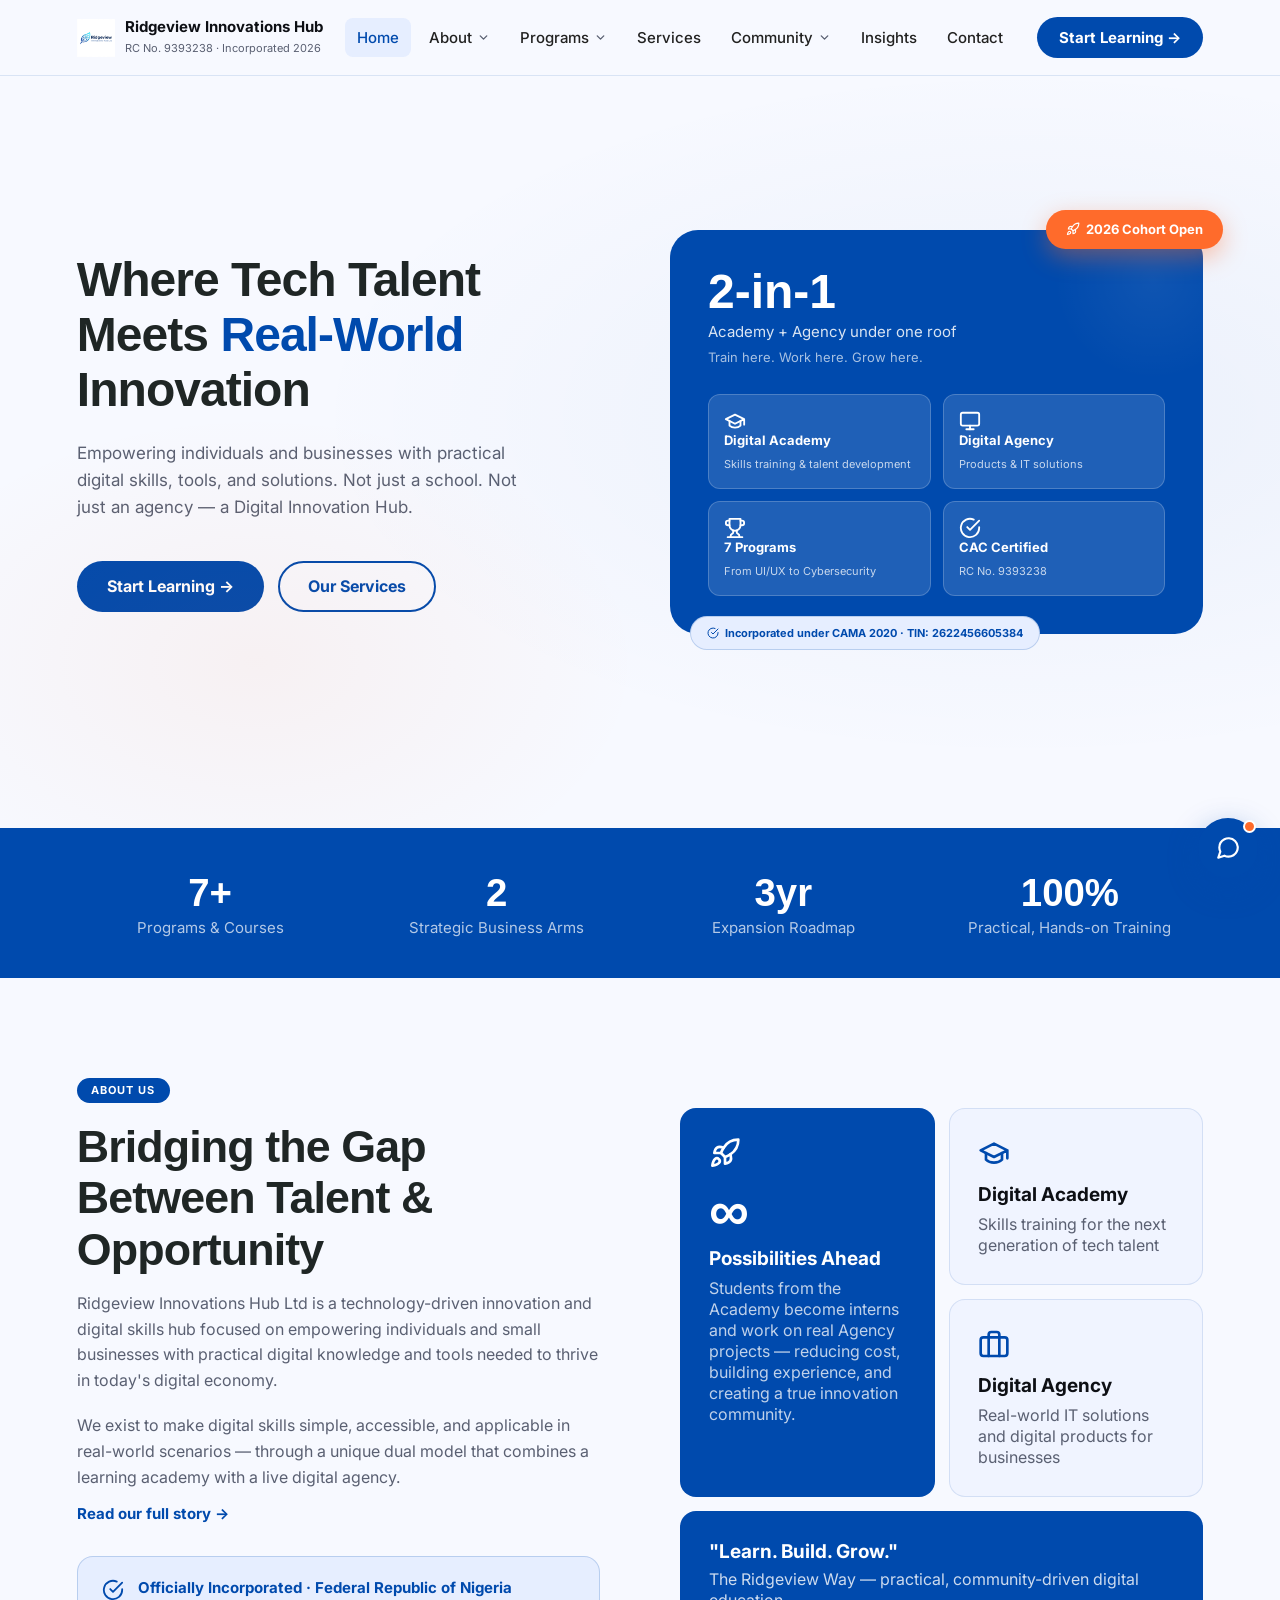
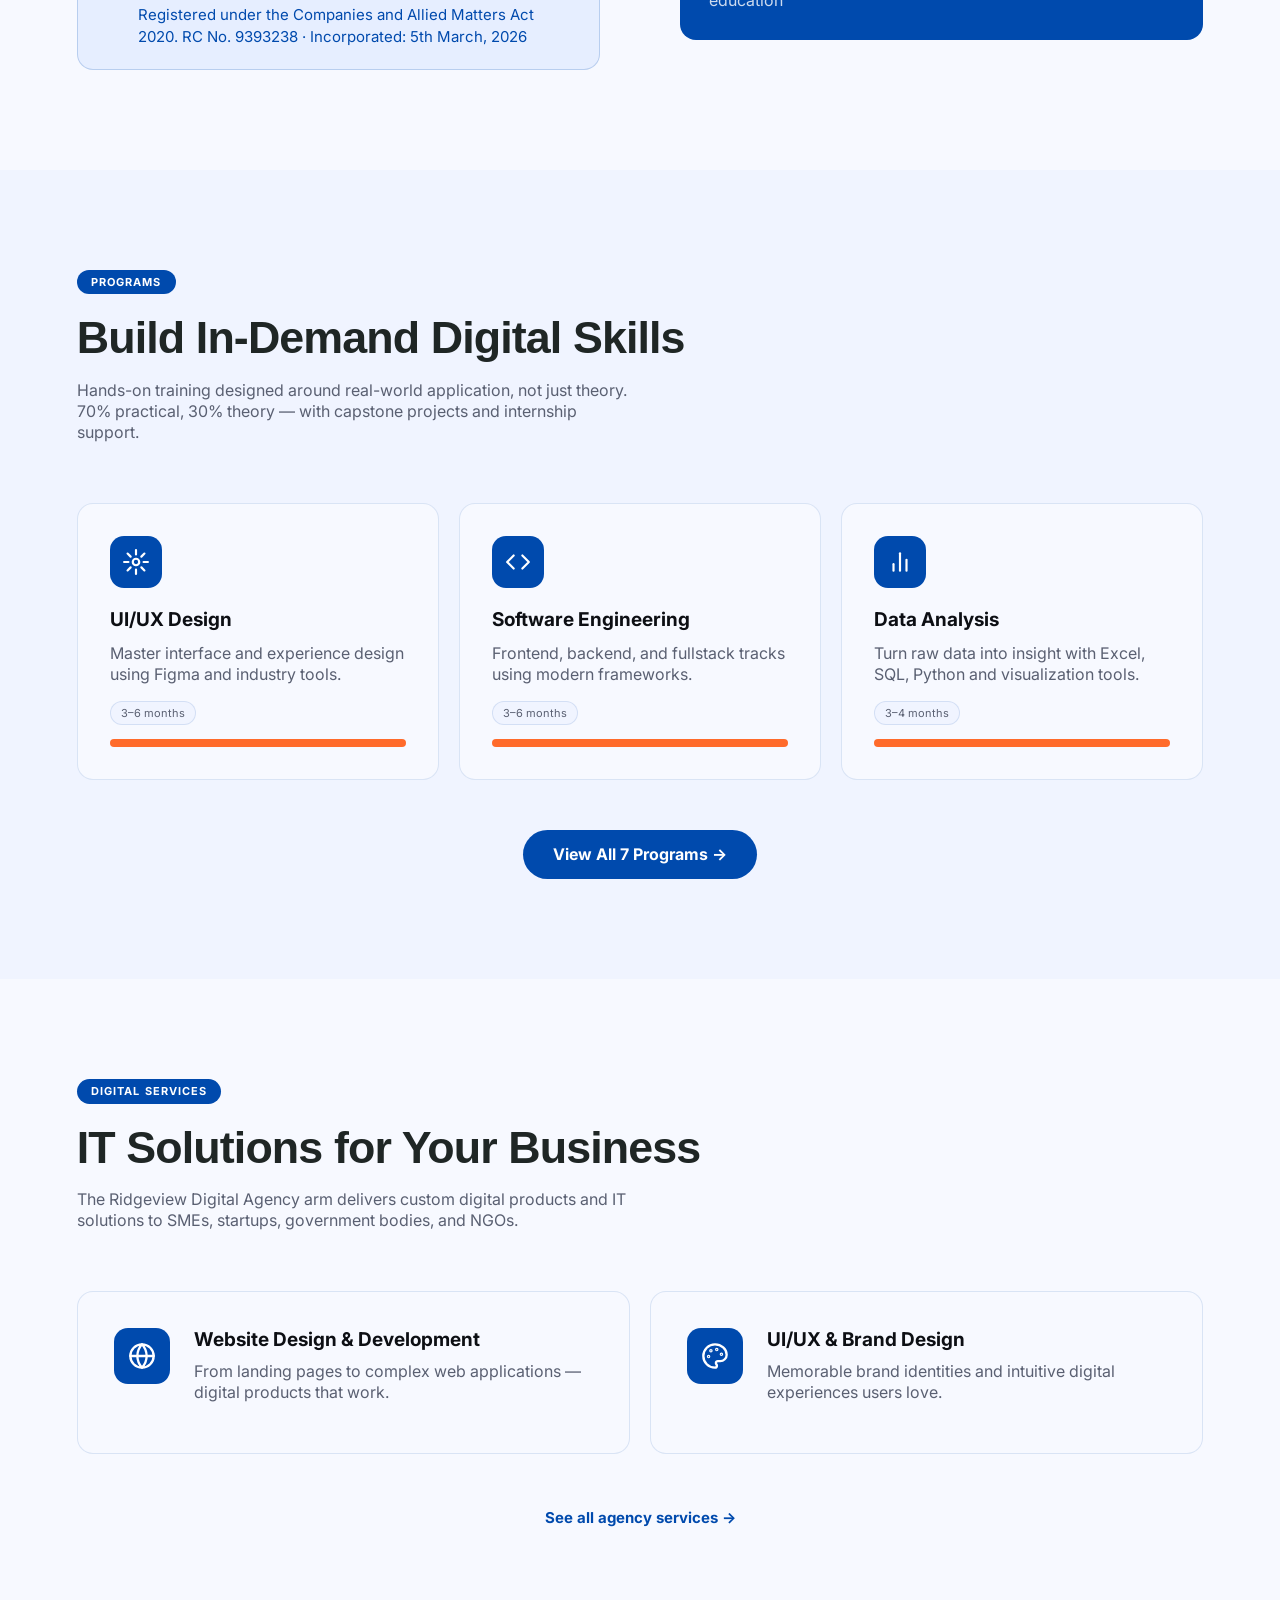
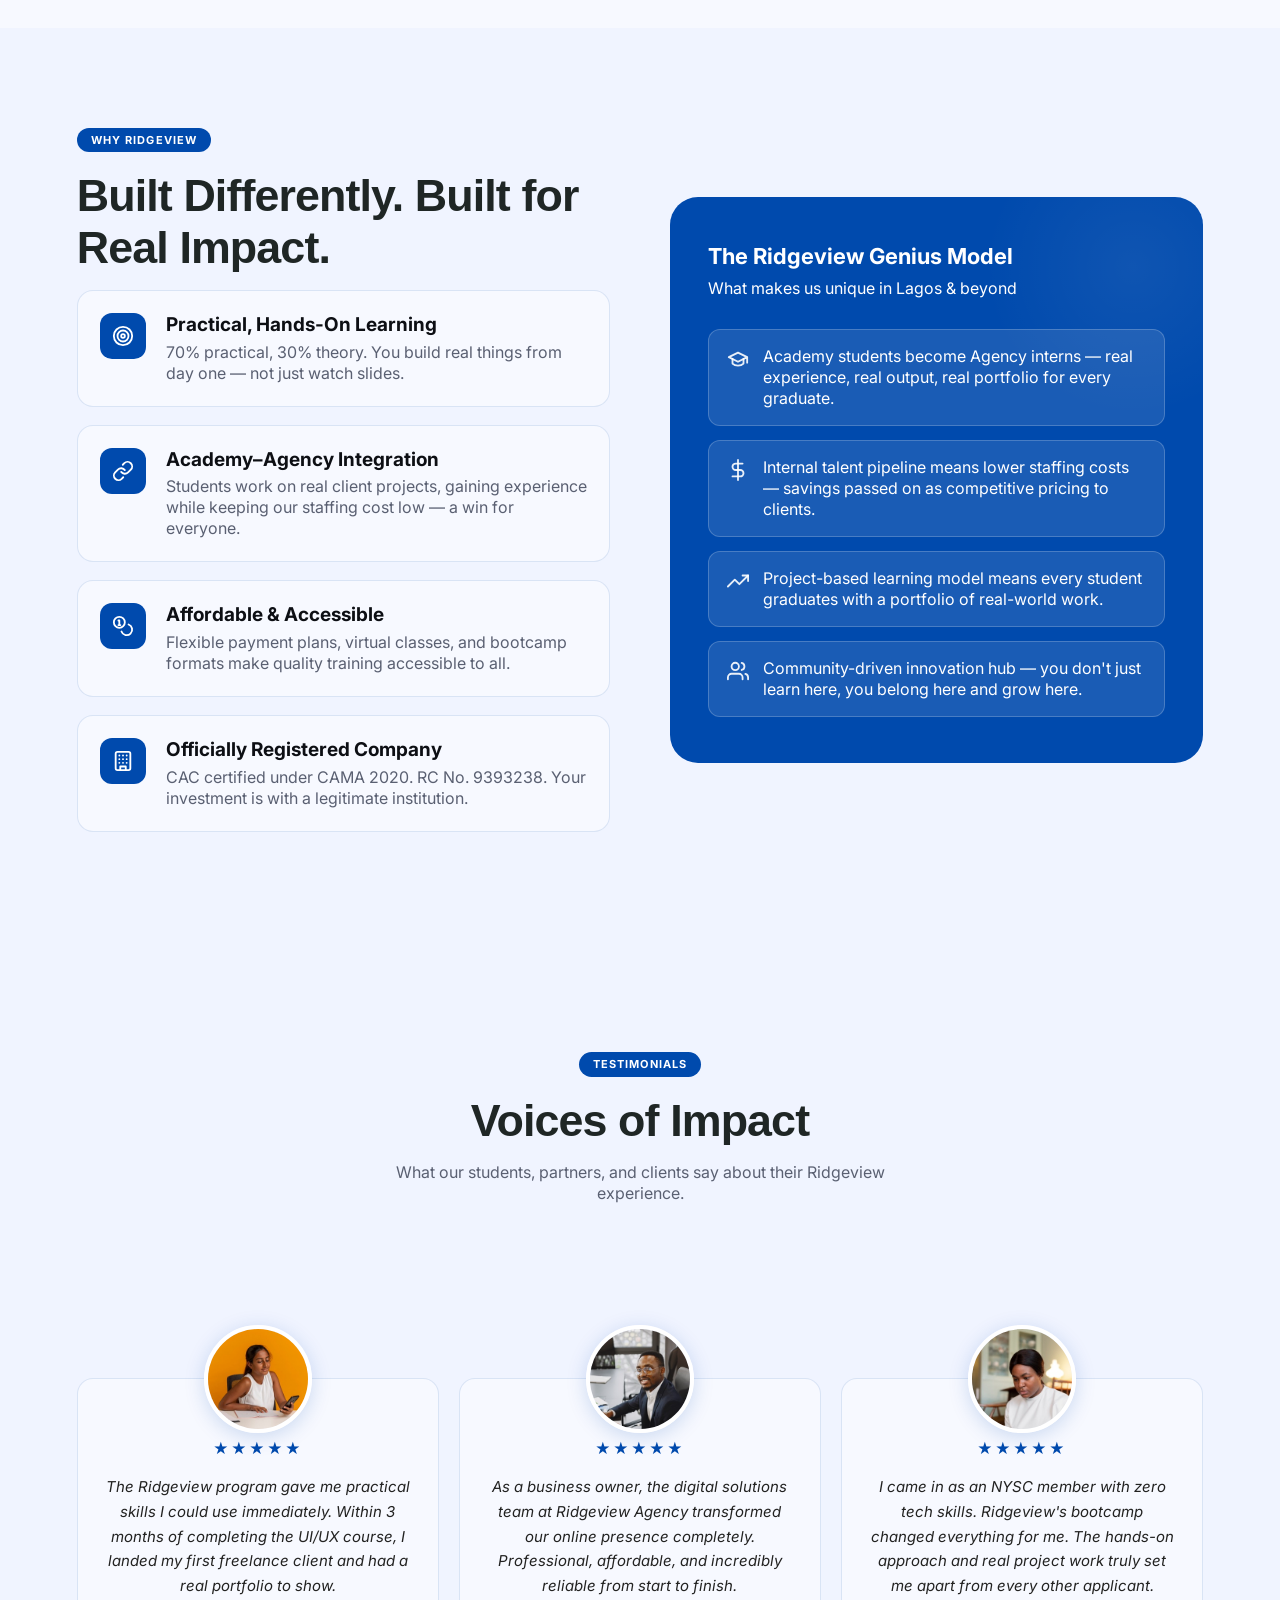
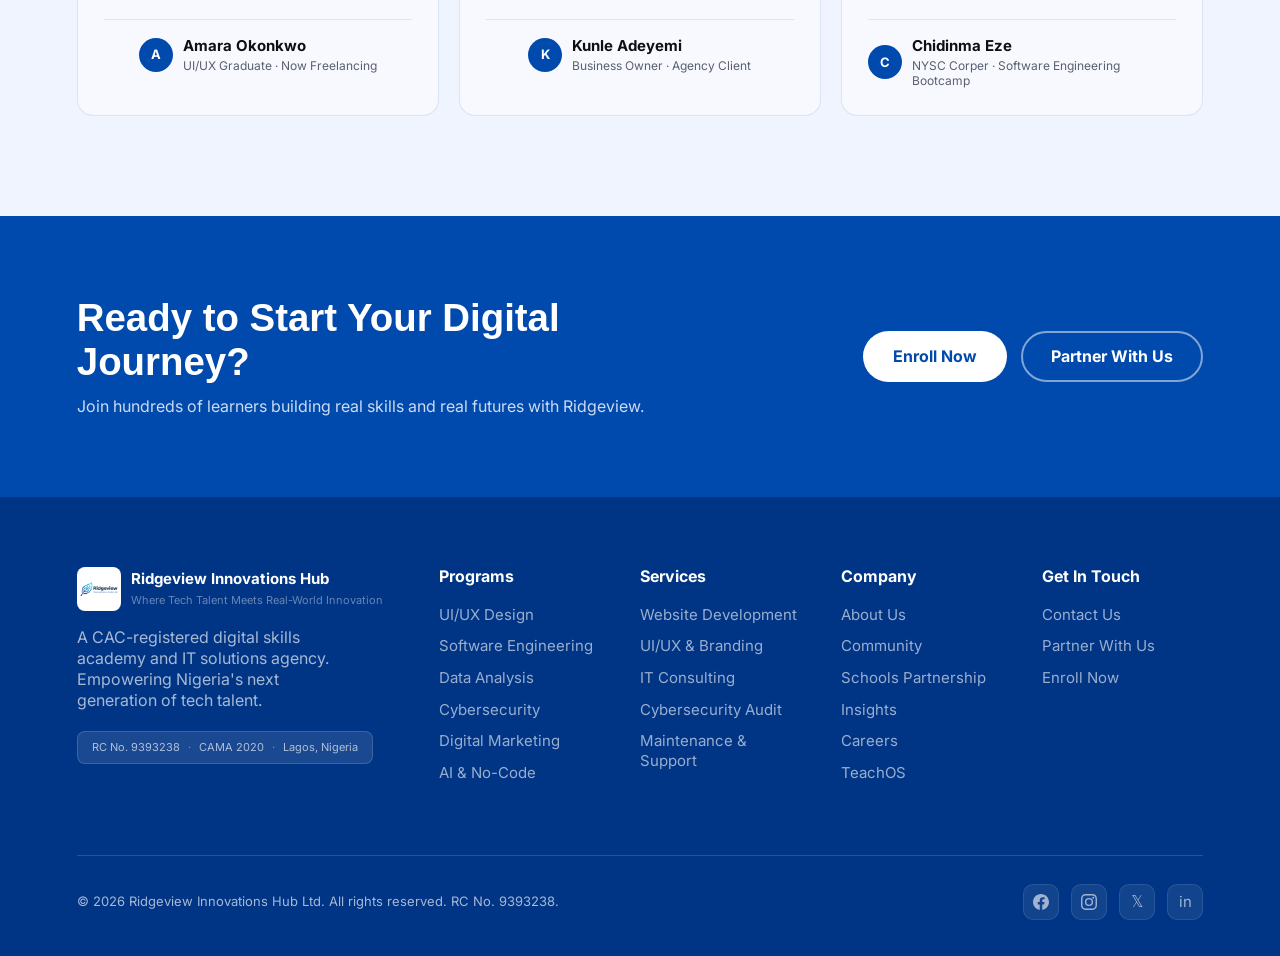
<file: index.html>
<!DOCTYPE html>
<html lang="en">
<head>
<meta charset="UTF-8"/>
<meta name="viewport" content="width=device-width, initial-scale=1.0"/>
<title>Ridgeview Innovations Hub | Web &amp; Mobile Apps, IT Support &amp; Cybersecurity in Lagos</title>
<meta name="description" content="Digital solutions for businesses in Lagos, Nigeria: web and mobile app development end to end, website design and management, IT support and cybersecurity."/>
<meta name="keywords" content="digital solutions company Lagos, web application development Nigeria, mobile app development Lagos, website design and management, IT support Lagos, cybersecurity services Nigeria, end-to-end software development, Ridgeview Innovations Hub, Damilola Abraham, TeachOS"/>
<meta name="author" content="Damilola Abraham"/>
<meta name="robots" content="index, follow"/>
<link rel="canonical" href="https://ridgeviewinnovations.com/"/>

<!-- Open Graph -->
<meta property="og:type" content="website"/>
<meta property="og:site_name" content="Ridgeview Innovations Hub Ltd"/>
<meta property="og:title" content="Ridgeview Innovations Hub | Digital Solutions for Businesses in Lagos"/>
<meta property="og:description" content="We build web applications, mobile apps and websites end to end, with IT support, cybersecurity and website management. Founded by tech entrepreneur Damilola Abraham, creator of TeachOS."/>
<meta property="og:url" content="https://ridgeviewinnovations.com/"/>
<meta property="og:image" content="https://ridgeviewinnovations.com/Neural%20Leaf.png"/>

<!-- Twitter Card -->
<meta name="twitter:card" content="summary_large_image"/>
<meta name="twitter:title" content="Ridgeview Innovations Hub | Digital Solutions for Businesses in Lagos"/>
<meta name="twitter:description" content="We build web applications, mobile apps and websites end to end, with IT support, cybersecurity and website management. Founded by tech entrepreneur Damilola Abraham, creator of TeachOS."/>
<meta name="twitter:image" content="https://ridgeviewinnovations.com/Neural%20Leaf.png"/>
<meta name="twitter:site" content="@RidgeviewHub"/>

<!-- Structured Data: Organization + Founder + TeachOS -->
<script type="application/ld+json">
{
  "@context": "https://schema.org",
  "@graph": [
    {
      "@type": "WebSite",
      "@id": "https://ridgeviewinnovations.com/#website",
      "url": "https://ridgeviewinnovations.com/",
      "name": "Ridgeview Innovations Hub",
      "publisher": {
        "@id": "https://ridgeviewinnovations.com/#organization"
      },
      "inLanguage": "en-NG"
    },
    {
      "@type": [
        "Organization",
        "ProfessionalService",
        "EducationalOrganization"
      ],
      "@id": "https://ridgeviewinnovations.com/#organization",
      "name": "Ridgeview Innovations Hub Ltd",
      "alternateName": [
        "Ridgeview Innovations Hub",
        "Ridgeview Hub",
        "Ridgeview"
      ],
      "url": "https://ridgeviewinnovations.com/",
      "logo": "https://ridgeviewinnovations.com/Neural%20Leaf.png",
      "image": "https://ridgeviewinnovations.com/Neural%20Leaf.png",
      "description": "Ridgeview Innovations Hub is a digital solutions company in Lagos, Nigeria that builds digital solutions for businesses end to end: web applications, mobile applications, website design and management, IT support and cybersecurity, alongside a hands-on tech skills academy. Home of TeachOS.",
      "slogan": "Where Tech Talent Meets Real-World Innovation",
      "foundingDate": "2026-03-05",
      "taxID": "2622456605384",
      "identifier": "RC 9393238",
      "address": {
        "@type": "PostalAddress",
        "addressLocality": "Lagos",
        "addressRegion": "Lagos",
        "addressCountry": "NG"
      },
      "areaServed": [
        "Nigeria",
        "Africa"
      ],
      "founder": {
        "@id": "https://ridgeviewinnovations.com/#damilola-abraham"
      },
      "subOrganization": {
        "@id": "https://teachosnigeria.com/#organization"
      },
      "knowsAbout": [
        "Web application development",
        "Mobile app development",
        "Website design",
        "Website management",
        "IT support",
        "Cybersecurity",
        "UI/UX design",
        "EdTech"
      ],
      "hasOfferCatalog": {
        "@type": "OfferCatalog",
        "name": "Digital Solutions for Businesses",
        "itemListElement": [
          {
            "@type": "Offer",
            "itemOffered": {
              "@type": "Service",
              "name": "Web Application Development",
              "description": "Custom web applications, portals and dashboards built end to end for businesses.",
              "provider": {
                "@id": "https://ridgeviewinnovations.com/#organization"
              },
              "areaServed": "Nigeria"
            }
          },
          {
            "@type": "Offer",
            "itemOffered": {
              "@type": "Service",
              "name": "Mobile Application Development",
              "description": "Android and iOS mobile apps designed, built and launched end to end.",
              "provider": {
                "@id": "https://ridgeviewinnovations.com/#organization"
              },
              "areaServed": "Nigeria"
            }
          },
          {
            "@type": "Offer",
            "itemOffered": {
              "@type": "Service",
              "name": "Website Design & Development",
              "description": "Professional, responsive, SEO-ready business websites.",
              "provider": {
                "@id": "https://ridgeviewinnovations.com/#organization"
              },
              "areaServed": "Nigeria"
            }
          },
          {
            "@type": "Offer",
            "itemOffered": {
              "@type": "Service",
              "name": "Website Management & Maintenance",
              "description": "Ongoing hosting, updates, security patches, backups and content management.",
              "provider": {
                "@id": "https://ridgeviewinnovations.com/#organization"
              },
              "areaServed": "Nigeria"
            }
          },
          {
            "@type": "Offer",
            "itemOffered": {
              "@type": "Service",
              "name": "IT Support",
              "description": "Managed IT support, setup and troubleshooting for businesses and institutions.",
              "provider": {
                "@id": "https://ridgeviewinnovations.com/#organization"
              },
              "areaServed": "Nigeria"
            }
          },
          {
            "@type": "Offer",
            "itemOffered": {
              "@type": "Service",
              "name": "Cybersecurity",
              "description": "Security audits, vulnerability assessments and protection for business systems.",
              "provider": {
                "@id": "https://ridgeviewinnovations.com/#organization"
              },
              "areaServed": "Nigeria"
            }
          },
          {
            "@type": "Offer",
            "itemOffered": {
              "@type": "Service",
              "name": "UI/UX Design & Branding",
              "description": "User research, interface design and brand identity for digital products.",
              "provider": {
                "@id": "https://ridgeviewinnovations.com/#organization"
              },
              "areaServed": "Nigeria"
            }
          },
          {
            "@type": "Offer",
            "itemOffered": {
              "@type": "Service",
              "name": "Digital Skills Training",
              "description": "Hands-on tech training in software engineering, data, cybersecurity, UI/UX and digital marketing.",
              "provider": {
                "@id": "https://ridgeviewinnovations.com/#organization"
              },
              "areaServed": "Nigeria"
            }
          }
        ]
      },
      "sameAs": [
        "https://www.facebook.com/share/185Uu96pCo/",
        "https://www.instagram.com/ridgeview_innovations_hub",
        "https://x.com/RidgeviewHub",
        "https://www.linkedin.com/company/ridgeview-innovations-hub/"
      ]
    },
    {
      "@type": "Person",
      "@id": "https://ridgeviewinnovations.com/#damilola-abraham",
      "name": "Damilola Abraham",
      "alternateName": [
        "Damilola Yusuf",
        "Damilola A. Yusuf",
        "Ydams"
      ],
      "jobTitle": "Founder & Creative Director",
      "description": "Damilola Abraham is a Nigerian tech entrepreneur and digital innovator, founder of Ridgeview Innovations Hub (a Lagos digital solutions company building web and mobile applications, websites, IT support and cybersecurity for businesses) and founder of TeachOS, the AI-powered lesson-planning platform for Nigerian teachers live at teachosnigeria.com.",
      "image": "https://ridgeviewinnovations.com/assets/damilola-abraham.jpg",
      "url": "https://damilolayusuf.com/",
      "worksFor": [
        {
          "@id": "https://ridgeviewinnovations.com/#organization"
        },
        {
          "@id": "https://teachosnigeria.com/#organization"
        }
      ],
      "knowsAbout": [
        "Web application development",
        "Mobile application development",
        "Cybersecurity",
        "Cloud engineering",
        "DevOps",
        "EdTech",
        "Artificial intelligence",
        "Digital transformation",
        "Tech entrepreneurship"
      ],
      "nationality": {
        "@type": "Country",
        "name": "Nigeria"
      },
      "sameAs": [
        "https://linkedin.com/in/damilolayusuf1",
        "https://github.com/Ydams",
        "https://behance.net/damilolayusuf1",
        "https://www.instagram.com/damilola_abrahamm",
        "https://x.com/Iam_tomix",
        "https://teachosnigeria.com/"
      ]
    },
    {
      "@type": "Organization",
      "@id": "https://teachosnigeria.com/#organization",
      "name": "TeachOS",
      "alternateName": [
        "TeachOS Nigeria",
        "Teacher Operating System"
      ],
      "url": "https://teachosnigeria.com/",
      "description": "TeachOS is an AI-powered operating system for Nigerian teachers that generates NERDC-aligned lesson notes, schemes of work and assessments.",
      "founder": {
        "@id": "https://ridgeviewinnovations.com/#damilola-abraham"
      },
      "parentOrganization": {
        "@id": "https://ridgeviewinnovations.com/#organization"
      }
    },
    {
      "@type": "SoftwareApplication",
      "@id": "https://teachosnigeria.com/#app",
      "name": "TeachOS",
      "url": "https://teachosnigeria.com/",
      "applicationCategory": "EducationalApplication",
      "operatingSystem": "Web",
      "description": "AI lesson note generator, scheme of work engine and assessment generator for Nigerian teachers and schools.",
      "creator": {
        "@id": "https://ridgeviewinnovations.com/#damilola-abraham"
      },
      "publisher": {
        "@id": "https://teachosnigeria.com/#organization"
      }
    }
  ]
}
</script>

<link rel="preconnect" href="https://fonts.googleapis.com"/>
<link href="https://fonts.googleapis.com/css2?family=Inter:wght@400;500;600;700;800&family=Syne:wght@700;800&display=swap" rel="stylesheet"/>
<link href="https://api.fontshare.com/v2/css?f[]=satoshi@800,700&display=swap" rel="stylesheet"/>
<link rel="stylesheet" href="assets/shared.css"/>
</head>
<body>
<nav id="navbar">
  <a href="./" class="logo">
    <img src="Neural Leaf.png" width="128" height="128" alt="Ridgeview Innovations Hub" class="logo-img"/>
    <div class="ltext">
      <strong>Ridgeview Innovations Hub</strong>
      <small>RC No. 9393238 · Incorporated 2026</small>
    </div>
  </a>
  <ul class="nav-links"><li><a href="./" data-nav="index.html" class="active">Home</a></li><li><a href="about" data-nav="about.html" class="">About <svg class="chev" xmlns="http://www.w3.org/2000/svg" width="13" height="13" viewBox="0 0 24 24" fill="none" stroke="currentColor" stroke-width="2.5" stroke-linecap="round" stroke-linejoin="round"><polyline points="6 9 12 15 18 9"/></svg></a><div class="dropdown"><a href="about">About Us</a><a href="careers">Careers</a><a href="teachos">TeachOS</a></div></li><li><a href="programs" data-nav="programs.html" class="">Programs <svg class="chev" xmlns="http://www.w3.org/2000/svg" width="13" height="13" viewBox="0 0 24 24" fill="none" stroke="currentColor" stroke-width="2.5" stroke-linecap="round" stroke-linejoin="round"><polyline points="6 9 12 15 18 9"/></svg></a><div class="dropdown"><a href="programs#uiux">UI/UX Design</a><a href="programs#swe">Software Engineering</a><a href="programs#data">Data Analysis</a><a href="programs#cyber">Cybersecurity</a><a href="programs#marketing">Digital Marketing</a><a href="programs#ai">AI Tools & No-Code</a><a href="programs" class="dd-view-all">View All Programs</a></div></li><li><a href="services" data-nav="services.html" class="">Services</a></li><li><a href="community" data-nav="community.html" class="">Community <svg class="chev" xmlns="http://www.w3.org/2000/svg" width="13" height="13" viewBox="0 0 24 24" fill="none" stroke="currentColor" stroke-width="2.5" stroke-linecap="round" stroke-linejoin="round"><polyline points="6 9 12 15 18 9"/></svg></a><div class="dropdown"><a href="community">Community</a><a href="schools-partnership">Schools Partnership</a></div></li><li><a href="blog" data-nav="blog.html" class="">Insights</a></li><li><a href="contact" data-nav="contact.html" class="">Contact</a></li></ul>
  <a href="programs" class="nav-cta">Start Learning →</a>
  <button class="hamburger" onclick="toggleMenu()" aria-label="Menu">
    <span></span><span></span><span></span>
  </button>
</nav>
<div class="mobile-menu" id="mobileMenu">
  <a href="./" onclick="toggleMenu()">Home</a><a href="about" onclick="toggleMenu()">About</a><a class="mm-sub" href="about" onclick="toggleMenu()">About Us</a><a class="mm-sub" href="careers" onclick="toggleMenu()">Careers</a><a class="mm-sub" href="teachos" onclick="toggleMenu()">TeachOS</a><a href="programs" onclick="toggleMenu()">Programs</a><a class="mm-sub" href="programs#uiux" onclick="toggleMenu()">UI/UX Design</a><a class="mm-sub" href="programs#swe" onclick="toggleMenu()">Software Engineering</a><a class="mm-sub" href="programs#data" onclick="toggleMenu()">Data Analysis</a><a class="mm-sub" href="programs#cyber" onclick="toggleMenu()">Cybersecurity</a><a class="mm-sub" href="programs#marketing" onclick="toggleMenu()">Digital Marketing</a><a class="mm-sub" href="programs#ai" onclick="toggleMenu()">AI Tools & No-Code</a><a href="services" onclick="toggleMenu()">Services</a><a href="community" onclick="toggleMenu()">Community</a><a class="mm-sub" href="community" onclick="toggleMenu()">Community</a><a class="mm-sub" href="schools-partnership" onclick="toggleMenu()">Schools Partnership</a><a href="blog" onclick="toggleMenu()">Insights</a><a href="contact" onclick="toggleMenu()">Contact</a>
  <a href="programs" class="nav-cta" onclick="toggleMenu()">Start Learning →</a>
</div>
<main>
<!-- HERO -->
<section class="hero" id="home">
  <div>
    <h1>Where Tech Talent<br/>Meets <em>Real-World</em><br/>Innovation</h1>
    <p class="hero-sub">Empowering individuals and businesses with practical digital skills, tools, and solutions. Not just a school. Not just an agency — a Digital Innovation Hub.</p>
    <div class="hero-actions">
      <a href="programs" class="btn-primary">Start Learning →</a>
      <a href="services" class="btn-secondary">Our Services</a>
    </div>
  </div>
  <div class="hero-right">
    <div class="hero-float"><svg xmlns="http://www.w3.org/2000/svg" width="14" height="14" viewBox="0 0 24 24" fill="none" stroke="currentColor" stroke-width="2" stroke-linecap="round" stroke-linejoin="round"><path d="M4.5 16.5c-1.5 1.26-2 5-2 5s3.74-.5 5-2c.71-.84.7-2.13-.09-2.91a2.18 2.18 0 0 0-2.91-.09z"/><path d="m12 15-3-3a22 22 0 0 1 2-3.95A12.88 12.88 0 0 1 22 2c0 2.72-.78 7.5-6 11a22.35 22.35 0 0 1-4 2z"/><path d="M9 12H4s.55-3.03 2-4c1.62-1.08 5 0 5 0"/><path d="M12 15v5s3.03-.55 4-2c1.08-1.62 0-5 0-5"/></svg> 2026 Cohort Open</div>
    <div class="hero-card">
      <div class="big">2-in-1</div>
      <div class="sub">Academy + Agency under one roof</div>
      <div class="sub2">Train here. Work here. Grow here.</div>
      <div class="hmini">
        <div class="hm"><div class="ico"><svg xmlns="http://www.w3.org/2000/svg" width="24" height="24" viewBox="0 0 24 24" fill="none" stroke="currentColor" stroke-width="2" stroke-linecap="round" stroke-linejoin="round"><path d="M22 10v6M2 10l10-5 10 5-10 5z"/><path d="M6 12v5c3 3 9 3 12 0v-5"/></svg></div><strong>Digital Academy</strong><span>Skills training &amp; talent development</span></div>
        <div class="hm"><div class="ico"><svg xmlns="http://www.w3.org/2000/svg" width="24" height="24" viewBox="0 0 24 24" fill="none" stroke="currentColor" stroke-width="2" stroke-linecap="round" stroke-linejoin="round"><rect x="2" y="3" width="20" height="14" rx="2" ry="2"/><line x1="8" y1="21" x2="16" y2="21"/><line x1="12" y1="17" x2="12" y2="21"/></svg></div><strong>Digital Agency</strong><span>Products &amp; IT solutions</span></div>
        <div class="hm"><div class="ico"><svg xmlns="http://www.w3.org/2000/svg" width="22" height="22" viewBox="0 0 24 24" fill="none" stroke="currentColor" stroke-width="2" stroke-linecap="round" stroke-linejoin="round"><path d="M6 9H4.5a2.5 2.5 0 0 1 0-5H6"/><path d="M18 9h1.5a2.5 2.5 0 0 0 0-5H18"/><path d="M4 22h16"/><path d="M10 14.66V17c0 .55-.47.98-.97 1.21C7.85 18.75 7 20.24 7 22"/><path d="M14 14.66V17c0 .55.47.98.97 1.21C16.15 18.75 17 20.24 17 22"/><path d="M18 2H6v7a6 6 0 0 0 12 0V2z"/></svg></div><strong>7 Programs</strong><span>From UI/UX to Cybersecurity</span></div>
        <div class="hm"><div class="ico"><svg xmlns="http://www.w3.org/2000/svg" width="24" height="24" viewBox="0 0 24 24" fill="none" stroke="currentColor" stroke-width="2" stroke-linecap="round" stroke-linejoin="round"><path d="M22 11.08V12a10 10 0 1 1-5.93-9.14"/><polyline points="22 4 12 14.01 9 11.01"/></svg></div><strong>CAC Certified</strong><span>RC No. 9393238</span></div>
      </div>
    </div>
    <div class="hero-reg"><svg xmlns="http://www.w3.org/2000/svg" width="12" height="12" viewBox="0 0 24 24" fill="none" stroke="currentColor" stroke-width="2" stroke-linecap="round" stroke-linejoin="round"><path d="M22 11.08V12a10 10 0 1 1-5.93-9.14"/><polyline points="22 4 12 14.01 9 11.01"/></svg> Incorporated under CAMA 2020 · TIN: 2622456605384</div>
  </div>
</section>

<!-- STATS -->
<div class="stats">
  <div class="si"><span class="n">7+</span><span>Programs &amp; Courses</span></div>
  <div class="si"><span class="n">2</span><span>Strategic Business Arms</span></div>
  <div class="si"><span class="n">3yr</span><span>Expansion Roadmap</span></div>
  <div class="si"><span class="n">100%</span><span>Practical, Hands-on Training</span></div>
</div>

<!-- ABOUT TEASER -->
<section id="about">
  <div class="about-g">
    <div>
      <div class="stag">About Us</div>
      <h2 class="stitle">Bridging the Gap Between Talent &amp; Opportunity</h2>
      <p style="font-family:var(--font-body);font-size:16px;color:var(--muted);line-height:1.6;margin-bottom:20px">Ridgeview Innovations Hub Ltd is a technology-driven innovation and digital skills hub focused on empowering individuals and small businesses with practical digital knowledge and tools needed to thrive in today's digital economy.</p>
      <p style="font-family:var(--font-body);font-size:16px;color:var(--muted);line-height:1.6">We exist to make digital skills simple, accessible, and applicable in real-world scenarios — through a unique dual model that combines a learning academy with a live digital agency.</p>
      <a href="about" class="section-link">Read our full story →</a>
      <div class="reg-info">
        <div class="ri"><svg xmlns="http://www.w3.org/2000/svg" width="24" height="24" viewBox="0 0 24 24" fill="none" stroke="currentColor" stroke-width="2" stroke-linecap="round" stroke-linejoin="round"><path d="M22 11.08V12a10 10 0 1 1-5.93-9.14"/><polyline points="22 4 12 14.01 9 11.01"/></svg></div>
        <p><strong>Officially Incorporated · Federal Republic of Nigeria</strong>Registered under the Companies and Allied Matters Act 2020. RC No. 9393238 · Incorporated: 5th March, 2026</p>
      </div>
    </div>
    <div class="avblocks fade-up">
      <div class="avb dark">
        <div class="aico"><svg xmlns="http://www.w3.org/2000/svg" width="24" height="24" viewBox="0 0 24 24" fill="none" stroke="currentColor" stroke-width="2" stroke-linecap="round" stroke-linejoin="round"><path d="M4.5 16.5c-1.5 1.26-2 5-2 5s3.74-.5 5-2c.71-.84.7-2.13-.09-2.91a2.18 2.18 0 0 0-2.91-.09z"/><path d="m12 15-3-3a22 22 0 0 1 2-3.95A12.88 12.88 0 0 1 22 2c0 2.72-.78 7.5-6 11a22.35 22.35 0 0 1-4 2z"/><path d="M9 12H4s.55-3.03 2-4c1.62-1.08 5 0 5 0"/><path d="M12 15v5s3.03-.55 4-2c1.08-1.62 0-5 0-5"/></svg></div>
        <div class="bnum">∞</div>
        <h3>Possibilities Ahead</h3>
        <p>Students from the Academy become interns and work on real Agency projects — reducing cost, building experience, and creating a true innovation community.</p>
      </div>
      <div class="avb"><div class="aico"><svg xmlns="http://www.w3.org/2000/svg" width="24" height="24" viewBox="0 0 24 24" fill="none" stroke="currentColor" stroke-width="2" stroke-linecap="round" stroke-linejoin="round"><path d="M22 10v6M2 10l10-5 10 5-10 5z"/><path d="M6 12v5c3 3 9 3 12 0v-5"/></svg></div><h3>Digital Academy</h3><p>Skills training for the next generation of tech talent</p></div>
      <div class="avb"><div class="aico"><svg xmlns="http://www.w3.org/2000/svg" width="24" height="24" viewBox="0 0 24 24" fill="none" stroke="currentColor" stroke-width="2" stroke-linecap="round" stroke-linejoin="round"><rect x="2" y="7" width="20" height="14" rx="2" ry="2"/><path d="M16 21V5a2 2 0 0 0-2-2h-4a2 2 0 0 0-2 2v16"/></svg></div><h3>Digital Agency</h3><p>Real-world IT solutions and digital products for businesses</p></div>
      <div class="avb amber"><h3>"Learn. Build. Grow."</h3><p>The Ridgeview Way — practical, community-driven digital education</p></div>
    </div>
  </div>
</section>

<!-- PROGRAMS TEASER -->
<section class="prog-section">
  <div class="sh">
    <div class="stag">Programs</div>
    <h2 class="stitle">Build In-Demand Digital Skills</h2>
    <p class="ssub">Hands-on training designed around real-world application, not just theory. 70% practical, 30% theory — with capstone projects and internship support.</p>
  </div>
  <div class="prog-grid">
    <div class="pc fade-up"><div class="pico"><svg xmlns="http://www.w3.org/2000/svg" width="24" height="24" viewBox="0 0 24 24" fill="none" stroke="currentColor" stroke-width="2" stroke-linecap="round" stroke-linejoin="round"><circle cx="12" cy="12" r="3"/><path d="M12 1v4M12 19v4M4.22 4.22l2.83 2.83M16.95 16.95l2.83 2.83M1 12h4M19 12h4M4.22 19.78l2.83-2.83M16.95 7.05l2.83-2.83"/></svg></div><h3>UI/UX Design</h3><p>Master interface and experience design using Figma and industry tools.</p><div class="pmeta"><span class="ptag">3–6 months</span></div><div class="pchip"></div></div>
    <div class="pc fade-up"><div class="pico"><svg xmlns="http://www.w3.org/2000/svg" width="24" height="24" viewBox="0 0 24 24" fill="none" stroke="currentColor" stroke-width="2" stroke-linecap="round" stroke-linejoin="round"><polyline points="16 18 22 12 16 6"/><polyline points="8 6 2 12 8 18"/></svg></div><h3>Software Engineering</h3><p>Frontend, backend, and fullstack tracks using modern frameworks.</p><div class="pmeta"><span class="ptag">3–6 months</span></div><div class="pchip"></div></div>
    <div class="pc fade-up"><div class="pico"><svg xmlns="http://www.w3.org/2000/svg" width="24" height="24" viewBox="0 0 24 24" fill="none" stroke="currentColor" stroke-width="2" stroke-linecap="round" stroke-linejoin="round"><line x1="18" y1="20" x2="18" y2="10"/><line x1="12" y1="20" x2="12" y2="4"/><line x1="6" y1="20" x2="6" y2="14"/></svg></div><h3>Data Analysis</h3><p>Turn raw data into insight with Excel, SQL, Python and visualization tools.</p><div class="pmeta"><span class="ptag">3–4 months</span></div><div class="pchip"></div></div>
  </div>
  <div style="text-align:center;margin-top:50px">
    <a href="programs" class="btn-primary">View All 7 Programs →</a>
  </div>
</section>

<!-- SERVICES TEASER -->
<section id="services">
  <div class="sh">
    <div class="stag">Digital Services</div>
    <h2 class="stitle">IT Solutions for Your Business</h2>
    <p class="ssub">The Ridgeview Digital Agency arm delivers custom digital products and IT solutions to SMEs, startups, government bodies, and NGOs.</p>
  </div>
  <div class="svc-grid">
    <div class="sc fade-up"><div class="sico"><svg xmlns="http://www.w3.org/2000/svg" width="24" height="24" viewBox="0 0 24 24" fill="none" stroke="currentColor" stroke-width="2" stroke-linecap="round" stroke-linejoin="round"><circle cx="12" cy="12" r="10"/><line x1="2" y1="12" x2="22" y2="12"/><path d="M12 2a15.3 15.3 0 0 1 4 10 15.3 15.3 0 0 1-4 10 15.3 15.3 0 0 1-4-10 15.3 15.3 0 0 1 4-10z"/></svg></div><div><h3>Website Design &amp; Development</h3><p>From landing pages to complex web applications — digital products that work.</p><p class="sp"></p></div></div>
    <div class="sc fade-up"><div class="sico"><svg xmlns="http://www.w3.org/2000/svg" width="24" height="24" viewBox="0 0 24 24" fill="none" stroke="currentColor" stroke-width="2" stroke-linecap="round" stroke-linejoin="round"><circle cx="13.5" cy="6.5" r=".5"/><circle cx="17.5" cy="10.5" r=".5"/><circle cx="8.5" cy="7.5" r=".5"/><circle cx="6.5" cy="12.5" r=".5"/><path d="M12 2C6.5 2 2 6.5 2 12s4.5 10 10 10c.926 0 1.648-.746 1.648-1.688 0-.437-.18-.835-.437-1.125-.29-.289-.438-.652-.438-1.125a1.64 1.64 0 0 1 1.668-1.668h1.996c3.051 0 5.555-2.503 5.555-5.554C21.965 6.012 17.461 2 12 2z"/></svg></div><div><h3>UI/UX &amp; Brand Design</h3><p>Memorable brand identities and intuitive digital experiences users love.</p><p class="sp"></p></div></div>
  </div>
  <div style="text-align:center;margin-top:40px">
    <a href="services" class="section-link">See all agency services →</a>
  </div>
</section>

<!-- WHY US -->
<section class="why-section">
  <div class="why-g">
    <div>
      <div class="stag">Why Ridgeview</div>
      <h2 class="stitle">Built Differently. Built for Real Impact.</h2>
      <div class="why-list">
        <div class="wi fade-up"><div class="wico"><svg xmlns="http://www.w3.org/2000/svg" width="24" height="24" viewBox="0 0 24 24" fill="none" stroke="currentColor" stroke-width="2" stroke-linecap="round" stroke-linejoin="round"><circle cx="12" cy="12" r="10"/><circle cx="12" cy="12" r="6"/><circle cx="12" cy="12" r="2"/></svg></div><div><h4>Practical, Hands-On Learning</h4><p>70% practical, 30% theory. You build real things from day one — not just watch slides.</p></div></div>
        <div class="wi fade-up"><div class="wico"><svg xmlns="http://www.w3.org/2000/svg" width="24" height="24" viewBox="0 0 24 24" fill="none" stroke="currentColor" stroke-width="2" stroke-linecap="round" stroke-linejoin="round"><path d="M10 13a5 5 0 0 0 7.54.54l3-3a5 5 0 0 0-7.07-7.07l-1.72 1.71"/><path d="M14 11a5 5 0 0 0-7.54-.54l-3 3a5 5 0 0 0 7.07 7.07l1.71-1.71"/></svg></div><div><h4>Academy–Agency Integration</h4><p>Students work on real client projects, gaining experience while keeping our staffing cost low — a win for everyone.</p></div></div>
        <div class="wi fade-up"><div class="wico"><svg xmlns="http://www.w3.org/2000/svg" width="24" height="24" viewBox="0 0 24 24" fill="none" stroke="currentColor" stroke-width="2" stroke-linecap="round" stroke-linejoin="round"><circle cx="8" cy="8" r="6"/><path d="M18.09 10.37A6 6 0 1 1 10.34 18"/><path d="M7 6h1v4"/><line x1="9.17" y1="11.03" x2="7" y2="11.03"/></svg></div><div><h4>Affordable &amp; Accessible</h4><p>Flexible payment plans, virtual classes, and bootcamp formats make quality training accessible to all.</p></div></div>
        <div class="wi fade-up"><div class="wico"><svg xmlns="http://www.w3.org/2000/svg" width="24" height="24" viewBox="0 0 24 24" fill="none" stroke="currentColor" stroke-width="2" stroke-linecap="round" stroke-linejoin="round"><rect x="4" y="2" width="16" height="20" rx="2" ry="2"/><path d="M9 22v-4h6v4"/><path d="M8 6h.01"/><path d="M16 6h.01"/><path d="M12 6h.01"/><path d="M12 10h.01"/><path d="M8 10h.01"/><path d="M16 10h.01"/><path d="M12 14h.01"/><path d="M8 14h.01"/><path d="M16 14h.01"/></svg></div><div><h4>Officially Registered Company</h4><p>CAC certified under CAMA 2020. RC No. 9393238. Your investment is with a legitimate institution.</p></div></div>
      </div>
    </div>
    <div class="why-vis fade-up">
      <h3>The Ridgeview Genius Model</h3>
      <p>What makes us unique in Lagos &amp; beyond</p>
      <div class="edges">
        <div class="ei"><span class="eico"><svg xmlns="http://www.w3.org/2000/svg" width="22" height="22" viewBox="0 0 24 24" fill="none" stroke="currentColor" stroke-width="2" stroke-linecap="round" stroke-linejoin="round"><path d="M22 10v6M2 10l10-5 10 5-10 5z"/><path d="M6 12v5c3 3 9 3 12 0v-5"/></svg></span><p>Academy students become Agency interns — real experience, real output, real portfolio for every graduate.</p></div>
        <div class="ei"><span class="eico"><svg xmlns="http://www.w3.org/2000/svg" width="22" height="22" viewBox="0 0 24 24" fill="none" stroke="currentColor" stroke-width="2" stroke-linecap="round" stroke-linejoin="round"><line x1="12" y1="1" x2="12" y2="23"/><path d="M17 5H9.5a3.5 3.5 0 0 0 0 7h5a3.5 3.5 0 0 1 0 7H6"/></svg></span><p>Internal talent pipeline means lower staffing costs — savings passed on as competitive pricing to clients.</p></div>
        <div class="ei"><span class="eico"><svg xmlns="http://www.w3.org/2000/svg" width="22" height="22" viewBox="0 0 24 24" fill="none" stroke="currentColor" stroke-width="2" stroke-linecap="round" stroke-linejoin="round"><polyline points="23 6 13.5 15.5 8.5 10.5 1 18"/><polyline points="17 6 23 6 23 12"/></svg></span><p>Project-based learning model means every student graduates with a portfolio of real-world work.</p></div>
        <div class="ei"><span class="eico"><svg xmlns="http://www.w3.org/2000/svg" width="22" height="22" viewBox="0 0 24 24" fill="none" stroke="currentColor" stroke-width="2" stroke-linecap="round" stroke-linejoin="round"><path d="M17 21v-2a4 4 0 0 0-4-4H5a4 4 0 0 0-4 4v2"/><circle cx="9" cy="7" r="4"/><path d="M23 21v-2a4 4 0 0 0-3-3.87"/><path d="M16 3.13a4 4 0 0 1 0 7.75"/></svg></span><p>Community-driven innovation hub — you don't just learn here, you belong here and grow here.</p></div>
      </div>
    </div>
  </div>
</section>

<!-- TESTIMONIALS -->
<section class="testi-section" id="testimonials">
  <div class="sh c">
    <div class="stag">Testimonials</div>
    <h2 class="stitle">Voices of Impact</h2>
    <p class="ssub">What our students, partners, and clients say about their Ridgeview experience.</p>
  </div>
  <div class="tg">
    <div class="tc fade-up">
      <img src="testimonial-amara.jpg" alt="Amara Okonkwo" class="tc-img" width="108" height="108"/>
      <div class="tc-body">
        <div class="tstars">★★★★★</div>
        <p class="tt">The Ridgeview program gave me practical skills I could use immediately. Within 3 months of completing the UI/UX course, I landed my first freelance client and had a real portfolio to show.</p>
        <div class="ta"><div class="tav">A</div><div><div class="tname">Amara Okonkwo</div><div class="trole">UI/UX Graduate · Now Freelancing</div></div></div>
      </div>
    </div>
    <div class="tc fade-up">
      <img src="testimonial-kunle.jpg" alt="Kunle Adeyemi" class="tc-img" width="108" height="108"/>
      <div class="tc-body">
        <div class="tstars">★★★★★</div>
        <p class="tt">As a business owner, the digital solutions team at Ridgeview Agency transformed our online presence completely. Professional, affordable, and incredibly reliable from start to finish.</p>
        <div class="ta"><div class="tav">K</div><div><div class="tname">Kunle Adeyemi</div><div class="trole">Business Owner · Agency Client</div></div></div>
      </div>
    </div>
    <div class="tc fade-up">
      <img src="testimonial-chidinma.jpg" alt="Chidinma Eze" class="tc-img" width="108" height="108"/>
      <div class="tc-body">
        <div class="tstars">★★★★★</div>
        <p class="tt">I came in as an NYSC member with zero tech skills. Ridgeview's bootcamp changed everything for me. The hands-on approach and real project work truly set me apart from every other applicant.</p>
        <div class="ta"><div class="tav">C</div><div><div class="tname">Chidinma Eze</div><div class="trole">NYSC Corper · Software Engineering Bootcamp</div></div></div>
      </div>
    </div>
  </div>
</section>

<!-- CTA -->
<div class="cta-band">
  <div>
    <h2>Ready to Start Your Digital Journey?</h2>
    <p>Join hundreds of learners building real skills and real futures with Ridgeview.</p>
  </div>
  <div class="cta-acts">
    <a href="programs" class="btn-white">Enroll Now</a>
    <a href="contact" class="btn-outline-white">Partner With Us</a>
  </div>
</div>

</main>

<footer>
  <div class="fg-grid">
    <div class="fbrand">
      <a href="./" class="logo" style="margin-bottom:16px;display:flex;align-items:center;gap:10px">
        <img src="Neural Leaf.png" width="128" height="128" alt="Ridgeview Innovations Hub" class="logo-img-footer"/>
        <div class="ltext">
          <strong style="color:#fff;font-family:var(--font-body);font-size:15px;font-weight:700;display:block">Ridgeview Innovations Hub</strong>
          <small style="color:rgba(255,255,255,.4);font-size:11px">Where Tech Talent Meets Real-World Innovation</small>
        </div>
      </a>
      <p>A CAC-registered digital skills academy and IT solutions agency. Empowering Nigeria's next generation of tech talent.</p>
      <div class="freg">RC No. 9393238 <span>·</span> CAMA 2020 <span>·</span> Lagos, Nigeria</div>
    </div>
    <div class="fcol">
      <h5>Programs</h5>
      <a href="programs#uiux">UI/UX Design</a>
      <a href="programs#swe">Software Engineering</a>
      <a href="programs#data">Data Analysis</a>
      <a href="programs#cyber">Cybersecurity</a>
      <a href="programs#marketing">Digital Marketing</a>
      <a href="programs#ai">AI &amp; No-Code</a>
    </div>
    <div class="fcol">
      <h5>Services</h5>
      <a href="services#web">Website Development</a>
      <a href="services#design">UI/UX &amp; Branding</a>
      <a href="services#security">IT Consulting</a>
      <a href="services#security">Cybersecurity Audit</a>
      <a href="services#support">Maintenance &amp; Support</a>
    </div>
    <div class="fcol">
      <h5>Company</h5>
      <a href="about">About Us</a>
      <a href="community">Community</a>
      <a href="schools-partnership">Schools Partnership</a>
      <a href="blog">Insights</a>
      <a href="careers">Careers</a>
      <a href="teachos" title="TeachOS: AI lesson notes for Nigerian teachers">TeachOS</a>
    </div>
    <div class="fcol">
      <h5>Get In Touch</h5>
      <a href="contact">Contact Us</a>
      <a href="contact">Partner With Us</a>
      <a href="programs">Enroll Now</a>
    </div>
  </div>
  <div class="fbot">
    <p>© 2026 Ridgeview Innovations Hub Ltd. All rights reserved. RC No. 9393238.</p>
    <div class="socials">
      <a href="https://www.facebook.com/share/185Uu96pCo/" target="_blank" rel="noopener" class="slink" title="Facebook">
        <svg viewBox="0 0 24 24"><path d="M24 12.073C24 5.405 18.627 0 12 0S0 5.405 0 12.073C0 18.1 4.388 23.094 10.125 24v-8.437H7.078v-3.49h3.047V9.41c0-3.025 1.792-4.697 4.533-4.697 1.312 0 2.686.236 2.686.236v2.97h-1.513c-1.491 0-1.956.93-1.956 1.886v2.268h3.328l-.532 3.49h-2.796V24C19.612 23.094 24 18.1 24 12.073z"/></svg>
      </a>
      <a href="https://www.instagram.com/ridgeview_innovations_hub?igsh=MnhsZ2s3M3ppMG14" target="_blank" rel="noopener" class="slink" title="Instagram">
        <svg viewBox="0 0 24 24"><path d="M12 2.163c3.204 0 3.584.012 4.85.07 3.252.148 4.771 1.691 4.919 4.919.058 1.265.069 1.645.069 4.849 0 3.205-.012 3.584-.069 4.849-.149 3.225-1.664 4.771-4.919 4.919-1.266.058-1.644.07-4.85.07-3.204 0-3.584-.012-4.849-.07-3.26-.149-4.771-1.699-4.919-4.92-.058-1.265-.07-1.644-.07-4.849 0-3.204.013-3.583.07-4.849.149-3.227 1.664-4.771 4.919-4.919 1.266-.057 1.645-.069 4.849-.069zM12 0C8.741 0 8.333.014 7.053.072 2.695.272.273 2.69.073 7.052.014 8.333 0 8.741 0 12c0 3.259.014 3.668.072 4.948.2 4.358 2.618 6.78 6.98 6.98C8.333 23.986 8.741 24 12 24c3.259 0 3.668-.014 4.948-.072 4.354-.2 6.782-2.618 6.979-6.98.059-1.28.073-1.689.073-4.948 0-3.259-.014-3.667-.072-4.947-.196-4.354-2.617-6.78-6.979-6.98C15.668.014 15.259 0 12 0zm0 5.838a6.162 6.162 0 100 12.324 6.162 6.162 0 000-12.324zM12 16a4 4 0 110-8 4 4 0 010 8zm6.406-11.845a1.44 1.44 0 100 2.881 1.44 1.44 0 000-2.881z"/></svg>
      </a>
      <a href="https://x.com/RidgeviewHub" target="_blank" rel="noopener" class="slink" title="X (Twitter)">𝕏</a>
      <a href="https://www.linkedin.com/company/ridgeview-innovations-hub/" target="_blank" rel="noopener" class="slink" title="LinkedIn">in</a>
    </div>
  </div>
</footer><script src="assets/shared.js"></script>
</body>
</html>
</file>
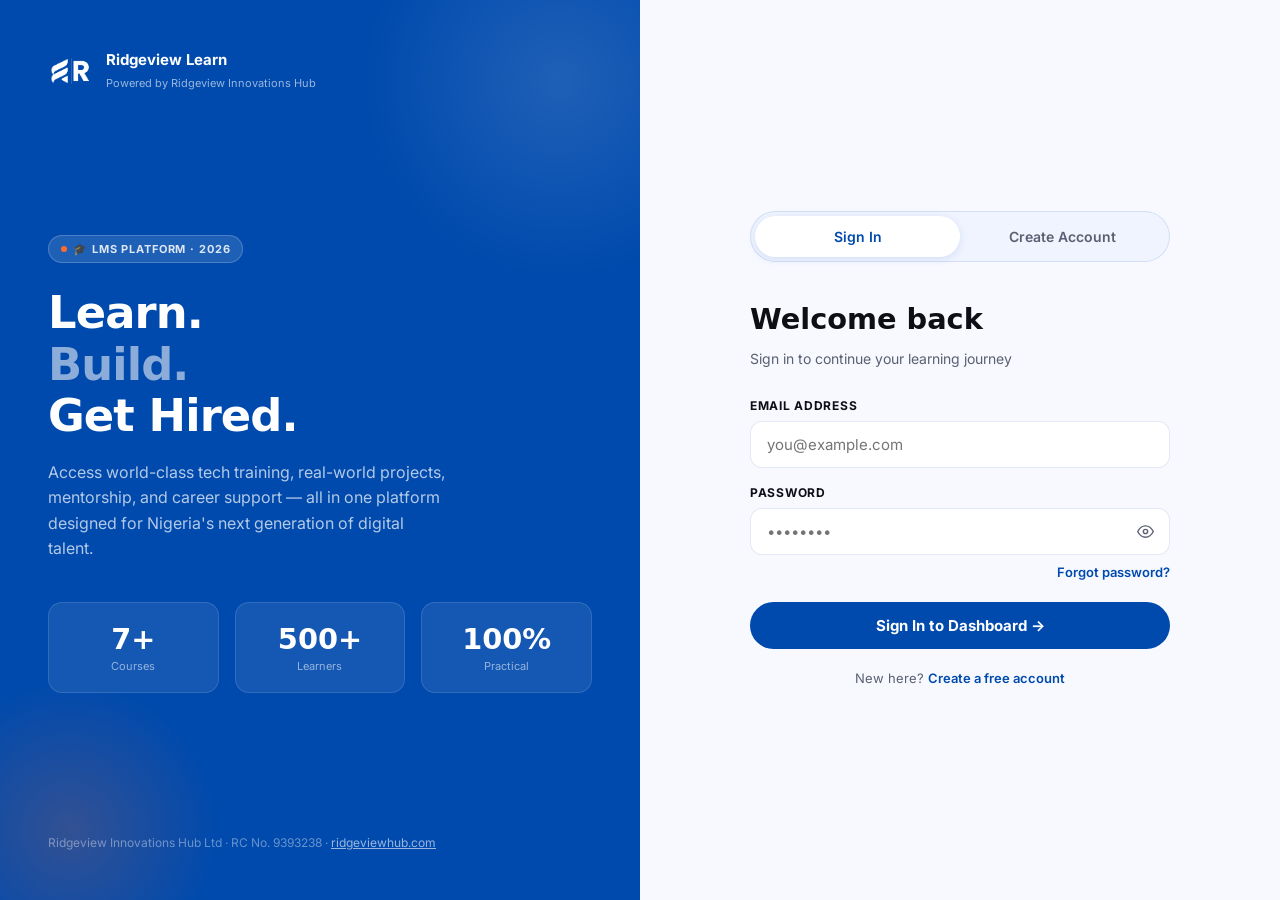
<file: lms/index.html>
<!DOCTYPE html>
<html lang="en">
<head>
<meta charset="UTF-8"/>
<meta name="viewport" content="width=device-width, initial-scale=1.0"/>
<title>Ridgeview Learn – Student Portal</title>
<link rel="preconnect" href="https://fonts.googleapis.com"/>
<link href="https://fonts.googleapis.com/css2?family=Inter:wght@400;500;600;700;800&display=swap" rel="stylesheet"/>
<link href="https://api.fontshare.com/v2/css?f[]=satoshi@800,700&display=swap" rel="stylesheet"/>
<style>
:root{
  --brand:#004aad;--brand-dark:#003585;--brand-light:#e6eeff;
  --accent:#ff6b2b;--green:#1a6b45;--green-light:#e8f5ee;
  --ink:#0d0f14;--muted:#5a6072;--paper:#f0f4ff;--cream:#f7f9ff;
  --bd:rgba(0,74,173,0.12);--white:#fff;
  --r:14px;--rl:22px;--sidebar-w:260px;
  --font-body:'Inter',system-ui,sans-serif;
  --font-hero:'Satoshi-Variable','Satoshi',system-ui,sans-serif;
}
*,*::before,*::after{box-sizing:border-box;margin:0;padding:0}
html{scroll-behavior:smooth}
body{font-family:var(--font-body);background:var(--cream);color:var(--ink);overflow-x:hidden;font-size:15px;line-height:1.5}
a{text-decoration:none;color:inherit}
button{cursor:pointer;border:none;background:none;font-family:var(--font-body)}
img{max-width:100%}

/* ── LANDING ── */
#landing{display:flex;min-height:100vh;background:var(--cream)}
.lp-left{width:50%;background:var(--brand);display:flex;flex-direction:column;justify-content:space-between;padding:48px;position:relative;overflow:hidden}
.lp-left::before{content:'';position:absolute;top:-120px;right:-120px;width:400px;height:400px;border-radius:50%;background:radial-gradient(circle,rgba(255,255,255,.12) 0%,transparent 70%)}
.lp-left::after{content:'';position:absolute;bottom:-80px;left:-80px;width:300px;height:300px;border-radius:50%;background:radial-gradient(circle,rgba(255,107,43,.2) 0%,transparent 70%)}
.lp-logo{display:flex;align-items:center;gap:12px;position:relative;z-index:1}
.lp-logo img{width:46px;height:46px;border-radius:10px;object-fit:cover}
.lp-logo-text strong{font-family:var(--font-body);font-size:15px;font-weight:700;color:#fff;display:block}
.lp-logo-text span{font-size:11px;color:rgba(255,255,255,.6)}
.lp-hero{position:relative;z-index:1}
.lp-tag{display:inline-flex;align-items:center;gap:6px;background:rgba(255,255,255,.12);border:1px solid rgba(255,255,255,.2);padding:5px 12px;border-radius:50px;font-size:11px;font-weight:700;color:rgba(255,255,255,.85);letter-spacing:.08em;text-transform:uppercase;margin-bottom:24px}
.lp-tag::before{content:'';width:6px;height:6px;border-radius:50%;background:var(--accent);flex-shrink:0}
.lp-hero h1{font-family:var(--font-hero);font-size:clamp(2rem,3.5vw,3rem);font-weight:800;color:#fff;line-height:1.15;margin-bottom:18px;letter-spacing:-.02em}
.lp-hero h1 em{font-style:normal;color:rgba(255,255,255,.55)}
.lp-hero p{font-size:16px;color:rgba(255,255,255,.7);line-height:1.6;max-width:400px;margin-bottom:40px}
.lp-stats{display:grid;grid-template-columns:repeat(3,1fr);gap:16px}
.lp-stat{background:rgba(255,255,255,.08);border:1px solid rgba(255,255,255,.12);border-radius:var(--r);padding:18px 16px;text-align:center}
.lp-stat .n{font-family:var(--font-hero);font-size:1.8rem;font-weight:800;color:#fff;display:block;line-height:1}
.lp-stat span{font-size:11px;color:rgba(255,255,255,.55);margin-top:4px;display:block}
.lp-bottom{position:relative;z-index:1}
.lp-bottom p{font-size:12px;color:rgba(255,255,255,.4)}
.lp-bottom a{color:rgba(255,255,255,.6);text-decoration:underline}
.lp-right{width:50%;display:flex;align-items:center;justify-content:center;padding:48px}
.auth-box{width:100%;max-width:420px}
.auth-tabs{display:flex;background:var(--paper);border-radius:50px;padding:4px;margin-bottom:36px;border:1px solid var(--bd)}
.auth-tab{flex:1;padding:10px;border-radius:50px;font-size:14px;font-weight:600;color:var(--muted);transition:all .25s;text-align:center;cursor:pointer}
.auth-tab.active{background:#fff;color:var(--brand);box-shadow:0 2px 8px rgba(0,74,173,.12)}
.auth-title{font-family:var(--font-hero);font-size:1.8rem;font-weight:800;color:var(--ink);margin-bottom:6px}
.auth-sub{font-size:14px;color:var(--muted);margin-bottom:28px}
.auth-form{display:flex;flex-direction:column;gap:16px}
.fg{display:flex;flex-direction:column;gap:6px}
.fg label{font-size:12px;font-weight:700;color:var(--ink);text-transform:uppercase;letter-spacing:.06em}
.fg input,.fg select{padding:13px 16px;border-radius:12px;border:1.5px solid var(--bd);background:#fff;font-family:var(--font-body);font-size:15px;color:var(--ink);outline:none;transition:border-color .2s;width:100%}
.fg input:focus,.fg select:focus{border-color:var(--brand)}
.fg-row{display:grid;grid-template-columns:1fr 1fr;gap:12px}
.auth-btn{background:var(--brand);color:#fff;padding:14px;border-radius:50px;font-family:var(--font-body);font-size:15px;font-weight:700;width:100%;transition:all .25s;margin-top:4px}
.auth-btn:hover{background:var(--brand-dark);transform:translateY(-2px);box-shadow:0 12px 30px rgba(0,74,173,.3)}
.role-select{display:grid;grid-template-columns:repeat(3,1fr);gap:10px;margin-bottom:4px}
.role-opt{border:1.5px solid var(--bd);border-radius:12px;padding:12px 8px;text-align:center;cursor:pointer;transition:all .2s;background:#fff}
.role-opt.selected{border-color:var(--brand);background:var(--brand-light)}
.role-opt svg{width:20px;height:20px;color:var(--muted);display:block;margin:0 auto 6px}
.role-opt.selected svg{color:var(--brand)}
.role-opt span{font-size:11px;font-weight:600;color:var(--muted);display:block}
.role-opt.selected span{color:var(--brand)}
.auth-footer{text-align:center;margin-top:20px;font-size:13px;color:var(--muted)}
.auth-footer a{color:var(--brand);font-weight:600;cursor:pointer}
.auth-panel{display:none}
.auth-panel.active{display:block}

/* ── DASHBOARD SHELL ── */
#dashboard{display:none;min-height:100vh}

/* Sidebar */
.sidebar{position:fixed;top:0;left:0;width:var(--sidebar-w);height:100vh;background:#fff;border-right:1px solid var(--bd);display:flex;flex-direction:column;z-index:50;overflow-y:auto}
.sb-logo{padding:20px;border-bottom:1px solid var(--bd);display:flex;align-items:center;gap:10px}
.sb-logo img{width:38px;height:38px;border-radius:8px;object-fit:cover;flex-shrink:0}
.sb-logo-text strong{font-size:14px;font-weight:700;color:var(--ink);display:block;line-height:1.2}
.sb-logo-text span{font-size:10px;color:var(--muted)}
.sb-user{padding:14px 20px;border-bottom:1px solid var(--bd);display:flex;align-items:center;gap:10px}
.sb-avatar{width:36px;height:36px;border-radius:50%;background:var(--brand);display:flex;align-items:center;justify-content:center;font-weight:700;font-size:13px;color:#fff;flex-shrink:0}
.sb-user-info strong{font-size:13px;font-weight:700;color:var(--ink);display:block}
.sb-user-info span{font-size:11px;color:var(--accent);font-weight:600}
.sb-nav{padding:14px 12px;flex:1}
.sb-section{font-size:10px;font-weight:700;text-transform:uppercase;letter-spacing:.1em;color:var(--muted);padding:8px 8px 4px;margin-top:6px}
.sb-link{display:flex;align-items:center;gap:10px;padding:9px 10px;border-radius:10px;color:var(--muted);font-size:13.5px;font-weight:500;transition:all .2s;margin-bottom:2px;cursor:pointer;user-select:none}
.sb-link svg{width:17px;height:17px;flex-shrink:0}
.sb-link:hover{background:var(--paper);color:var(--brand)}
.sb-link.active{background:var(--brand-light);color:var(--brand);font-weight:600}
.sb-link .badge{margin-left:auto;background:var(--accent);color:#fff;font-size:10px;font-weight:700;padding:2px 7px;border-radius:50px;min-width:18px;text-align:center}
.sb-bottom{padding:14px 12px;border-top:1px solid var(--bd)}
.sb-progress-label{font-size:11px;font-weight:600;color:var(--muted);margin-bottom:6px;display:flex;justify-content:space-between}
.sb-progress-bar{height:6px;background:var(--paper);border-radius:50px;overflow:hidden}
.sb-progress-fill{height:100%;background:var(--brand);border-radius:50px;width:42%;transition:width .5s}

/* Main */
.main{margin-left:var(--sidebar-w)}
.topbar{background:#fff;border-bottom:1px solid var(--bd);padding:14px 32px;display:flex;align-items:center;justify-content:space-between;position:sticky;top:0;z-index:40}
.topbar-left h2{font-family:var(--font-hero);font-size:1.25rem;font-weight:800;color:var(--ink)}
.topbar-left p{font-size:12px;color:var(--muted);margin-top:1px}
.topbar-right{display:flex;align-items:center;gap:10px}
.tb-btn{width:36px;height:36px;border-radius:10px;background:var(--paper);border:1px solid var(--bd);display:flex;align-items:center;justify-content:center;color:var(--muted);transition:all .2s;position:relative;cursor:pointer}
.tb-btn:hover{background:var(--brand-light);color:var(--brand)}
.tb-btn svg{width:17px;height:17px}
.tb-notif::after{content:'3';position:absolute;top:-4px;right:-4px;background:var(--accent);color:#fff;font-size:9px;font-weight:700;width:16px;height:16px;border-radius:50%;display:flex;align-items:center;justify-content:center}
.tb-avatar{width:36px;height:36px;border-radius:50%;background:var(--brand);display:flex;align-items:center;justify-content:center;font-weight:700;font-size:12px;color:#fff;cursor:pointer}

/* PAGE VIEWS — only one visible at a time */
.page-view{display:none;padding:28px 32px;animation:fadeIn .3s ease}
.page-view.active{display:block}
@keyframes fadeIn{from{opacity:0;transform:translateY(10px)}to{opacity:1;transform:none}}

/* ── PAGE: DASHBOARD ── */
.welcome-banner{background:var(--brand);border-radius:var(--rl);padding:28px 32px;margin-bottom:24px;display:grid;grid-template-columns:1fr auto;align-items:center;gap:24px;position:relative;overflow:hidden}
.welcome-banner::before{content:'';position:absolute;top:-60px;right:-60px;width:220px;height:220px;border-radius:50%;background:radial-gradient(circle,rgba(255,255,255,.1) 0%,transparent 70%)}
.wb-tag{display:inline-flex;align-items:center;gap:6px;background:rgba(255,255,255,.12);padding:4px 12px;border-radius:50px;font-size:11px;font-weight:700;color:rgba(255,255,255,.8);margin-bottom:8px;letter-spacing:.06em}
.wb-text h2{font-family:var(--font-hero);font-size:1.5rem;font-weight:800;color:#fff;margin-bottom:4px}
.wb-text p{font-size:13px;color:rgba(255,255,255,.7);max-width:420px}
.wb-btn{background:#fff;color:var(--brand);padding:11px 22px;border-radius:50px;font-weight:700;font-size:13px;transition:all .25s;white-space:nowrap;display:inline-block;cursor:pointer}
.wb-btn:hover{transform:translateY(-2px);box-shadow:0 8px 24px rgba(0,0,0,.2)}
.stats-row{display:grid;grid-template-columns:repeat(4,1fr);gap:14px;margin-bottom:24px}
.stat-card{background:#fff;border-radius:var(--r);padding:18px;border:1px solid var(--bd);transition:all .3s}
.stat-card:hover{transform:translateY(-2px);box-shadow:0 8px 24px rgba(0,74,173,.08)}
.sc-icon{width:40px;height:40px;border-radius:11px;display:flex;align-items:center;justify-content:center;margin-bottom:12px}
.sc-icon svg{width:19px;height:19px}
.sc-icon.blue{background:var(--brand-light)}.sc-icon.blue svg{color:var(--brand)}
.sc-icon.orange{background:#fff3ee}.sc-icon.orange svg{color:var(--accent)}
.sc-icon.green{background:var(--green-light)}.sc-icon.green svg{color:var(--green)}
.sc-icon.purple{background:#f0eeff}.sc-icon.purple svg{color:#6c4ef2}
.stat-card .n{font-family:var(--font-hero);font-size:1.7rem;font-weight:800;color:var(--ink);line-height:1;margin-bottom:3px}
.stat-card .lbl{font-size:12px;color:var(--muted)}
.stat-card .delta{font-size:11px;font-weight:600;color:var(--green);margin-top:5px}
.dash-grid{display:grid;grid-template-columns:1fr 320px;gap:20px;margin-bottom:24px}
.section-head{display:flex;align-items:center;justify-content:space-between;margin-bottom:14px}
.section-head h3{font-family:var(--font-hero);font-size:1rem;font-weight:800;color:var(--ink)}
.see-all{font-size:12px;font-weight:600;color:var(--brand);cursor:pointer}
.course-list{display:flex;flex-direction:column;gap:12px}
.course-card{background:#fff;border-radius:var(--r);border:1px solid var(--bd);padding:16px;display:flex;gap:14px;align-items:flex-start;transition:all .3s;cursor:pointer}
.course-card:hover{border-color:var(--brand);box-shadow:0 4px 16px rgba(0,74,173,.08)}
.cc-thumb{width:50px;height:50px;border-radius:11px;display:flex;align-items:center;justify-content:center;flex-shrink:0}
.cc-thumb svg{width:22px;height:22px;color:#fff}
.cc-thumb.blue{background:var(--brand)}.cc-thumb.orange{background:var(--accent)}
.cc-thumb.green{background:#1a6b45}.cc-thumb.purple{background:#6c4ef2}
.cc-info{flex:1}
.cc-info h4{font-size:13.5px;font-weight:700;color:var(--ink);margin-bottom:2px}
.cc-inst{font-size:11px;color:var(--muted);margin-bottom:8px}
.cc-bar{height:5px;background:var(--paper);border-radius:50px;overflow:hidden;margin-bottom:5px}
.cc-fill{height:100%;border-radius:50px;background:var(--brand)}
.cc-meta{display:flex;justify-content:space-between;font-size:11px;color:var(--muted)}
.cc-meta strong{color:var(--brand)}
.cc-btn{background:var(--brand-light);color:var(--brand);padding:7px 14px;border-radius:50px;font-size:11px;font-weight:700;transition:all .2s;cursor:pointer;border:none;font-family:var(--font-body);white-space:nowrap;align-self:center;flex-shrink:0}
.cc-btn:hover{background:var(--brand);color:#fff}
.widget{background:#fff;border-radius:var(--r);border:1px solid var(--bd);padding:18px;margin-bottom:14px}
.widget:last-child{margin-bottom:0}
.widget h3{font-family:var(--font-hero);font-size:.95rem;font-weight:800;color:var(--ink);margin-bottom:14px}
.upcoming-list{display:flex;flex-direction:column;gap:11px}
.upcoming-item{display:flex;gap:10px;align-items:flex-start}
.ui-date{width:40px;height:40px;background:var(--brand-light);border-radius:9px;display:flex;flex-direction:column;align-items:center;justify-content:center;flex-shrink:0}
.ui-date .day{font-size:14px;font-weight:800;color:var(--brand);line-height:1}
.ui-date .mon{font-size:8px;font-weight:700;color:var(--brand);text-transform:uppercase}
.ui-info h5{font-size:12.5px;font-weight:600;color:var(--ink);margin-bottom:1px}
.ui-info span{font-size:11px;color:var(--muted)}
.ui-badge{display:inline-block;padding:2px 8px;border-radius:50px;font-size:10px;font-weight:700;margin-top:3px}
.ui-badge.live{background:#fff0ee;color:var(--accent)}
.ui-badge.quiz{background:var(--brand-light);color:var(--brand)}
.ui-badge.submit{background:var(--green-light);color:var(--green)}
.lb-list{display:flex;flex-direction:column;gap:9px}
.lb-item{display:flex;align-items:center;gap:9px}
.lb-rank{width:20px;font-size:12px;font-weight:700;color:var(--muted);text-align:center;flex-shrink:0}
.lb-rank.gold{color:#f59e0b}.lb-rank.silver{color:#94a3b8}.lb-rank.bronze{color:#b45309}
.lb-av{width:28px;height:28px;border-radius:50%;background:var(--brand);display:flex;align-items:center;justify-content:center;font-size:10px;font-weight:700;color:#fff;flex-shrink:0}
.lb-av.me{background:var(--accent)}
.lb-name{flex:1;font-size:12.5px;color:var(--ink)}
.lb-pts{font-size:11px;font-weight:700;color:var(--brand)}
.achievements{display:grid;grid-template-columns:repeat(3,1fr);gap:8px}
.ach{background:var(--paper);border-radius:10px;padding:12px 8px;text-align:center;border:1px solid var(--bd)}
.ach svg{width:22px;height:22px;margin:0 auto 5px;display:block}
.ach span{font-size:10px;font-weight:600;color:var(--muted);display:block}
.ach.earned svg{color:var(--accent)}.ach.earned span{color:var(--ink)}
.ach.locked svg{color:rgba(90,96,114,.25)}
.bottom-row{display:grid;grid-template-columns:1fr 1fr;gap:20px}
.cert-card{background:linear-gradient(135deg,var(--brand) 0%,var(--brand-dark) 100%);border-radius:var(--r);padding:22px;position:relative;overflow:hidden}
.cert-card::before{content:'';position:absolute;top:-40px;right:-40px;width:150px;height:150px;border-radius:50%;background:rgba(255,255,255,.05)}
.cert-card h4{font-family:var(--font-hero);font-size:.95rem;font-weight:800;color:#fff;margin-bottom:4px;position:relative;z-index:1}
.cert-card>p{font-size:12px;color:rgba(255,255,255,.65);margin-bottom:14px;position:relative;z-index:1}
.cert-list{display:flex;flex-direction:column;gap:8px;position:relative;z-index:1}
.cert-item{display:flex;align-items:center;gap:10px;background:rgba(255,255,255,.08);border:1px solid rgba(255,255,255,.12);border-radius:9px;padding:9px 12px}
.cert-item svg{width:16px;height:16px;color:rgba(255,255,255,.7);flex-shrink:0}
.cert-item span{font-size:12px;color:rgba(255,255,255,.85);flex:1}
.cert-status{font-size:10px;font-weight:700;padding:2px 7px;border-radius:50px}
.cert-status.done{background:var(--green-light);color:var(--green)}
.cert-status.prog{background:rgba(255,255,255,.15);color:rgba(255,255,255,.8)}
.activity-list{display:flex;flex-direction:column;gap:11px}
.act-item{display:flex;align-items:flex-start;gap:10px}
.act-dot{width:7px;height:7px;border-radius:50%;flex-shrink:0;margin-top:5px}
.act-dot.blue{background:var(--brand)}.act-dot.orange{background:var(--accent)}.act-dot.green{background:var(--green)}
.act-text{flex:1;font-size:12.5px;color:var(--ink);line-height:1.5}
.act-time{font-size:11px;color:var(--muted);white-space:nowrap}

/* ── PAGE: MY COURSES ── */
.page-header{margin-bottom:24px}
.page-header h2{font-family:var(--font-hero);font-size:1.5rem;font-weight:800;color:var(--ink);margin-bottom:4px}
.page-header p{font-size:13px;color:var(--muted)}
.filter-bar{display:flex;gap:8px;margin-bottom:20px;flex-wrap:wrap}
.filter-btn{padding:7px 16px;border-radius:50px;font-size:12px;font-weight:600;border:1.5px solid var(--bd);color:var(--muted);background:#fff;cursor:pointer;transition:all .2s}
.filter-btn.active,.filter-btn:hover{background:var(--brand);color:#fff;border-color:var(--brand)}
.courses-grid{display:grid;grid-template-columns:repeat(3,1fr);gap:16px}
.cg-card{background:#fff;border-radius:var(--r);border:1px solid var(--bd);overflow:hidden;transition:all .3s;cursor:pointer}
.cg-card:hover{transform:translateY(-3px);box-shadow:0 12px 32px rgba(0,74,173,.1)}
.cg-banner{height:120px;display:flex;align-items:center;justify-content:center;position:relative}
.cg-banner svg{width:40px;height:40px;color:rgba(255,255,255,.8)}
.cg-body{padding:16px}
.cg-tag{display:inline-block;background:var(--brand-light);color:var(--brand);font-size:10px;font-weight:700;padding:3px 9px;border-radius:50px;margin-bottom:8px}
.cg-body h4{font-size:14px;font-weight:700;color:var(--ink);margin-bottom:4px;line-height:1.3}
.cg-body .inst{font-size:11px;color:var(--muted);margin-bottom:12px}
.cg-bar{height:5px;background:var(--paper);border-radius:50px;overflow:hidden;margin-bottom:6px}
.cg-fill{height:100%;border-radius:50px;background:var(--brand)}
.cg-foot{display:flex;justify-content:space-between;align-items:center;font-size:11px;color:var(--muted)}
.cg-foot strong{color:var(--brand);font-size:12px}

/* ── PAGE: VIDEO LESSONS ── */
.lessons-list{display:flex;flex-direction:column;gap:10px}
.lesson-item{background:#fff;border-radius:var(--r);border:1px solid var(--bd);padding:14px 18px;display:flex;align-items:center;gap:14px;cursor:pointer;transition:all .2s}
.lesson-item:hover{border-color:var(--brand);box-shadow:0 4px 14px rgba(0,74,173,.08)}
.lesson-item.completed{border-left:3px solid var(--green)}
.lesson-item.active-lesson{border-left:3px solid var(--brand);background:var(--brand-light)}
.li-num{width:32px;height:32px;border-radius:50%;background:var(--paper);border:1px solid var(--bd);display:flex;align-items:center;justify-content:center;font-size:12px;font-weight:700;color:var(--muted);flex-shrink:0}
.lesson-item.completed .li-num{background:var(--green-light);border-color:var(--green);color:var(--green)}
.lesson-item.active-lesson .li-num{background:var(--brand);border-color:var(--brand);color:#fff}
.li-icon{width:36px;height:36px;border-radius:9px;background:var(--paper);display:flex;align-items:center;justify-content:center;flex-shrink:0}
.li-icon svg{width:16px;height:16px;color:var(--muted)}
.lesson-item.active-lesson .li-icon{background:var(--brand)}.lesson-item.active-lesson .li-icon svg{color:#fff}
.lesson-item.completed .li-icon svg{color:var(--green)}
.li-info{flex:1}
.li-info h4{font-size:13.5px;font-weight:600;color:var(--ink);margin-bottom:2px}
.li-info span{font-size:11px;color:var(--muted)}
.li-dur{font-size:11px;color:var(--muted);white-space:nowrap}
.li-status{width:20px;height:20px;border-radius:50%;display:flex;align-items:center;justify-content:center;flex-shrink:0}
.li-status.done{background:var(--green-light)}.li-status.done svg{color:var(--green);width:12px;height:12px}
.li-status.lock svg{color:var(--muted);width:12px;height:12px}

/* ── PAGE: LIVE CLASSES ── */
.live-grid{display:grid;grid-template-columns:repeat(2,1fr);gap:16px}
.live-card{background:#fff;border-radius:var(--r);border:1px solid var(--bd);padding:20px;transition:all .3s}
.live-card:hover{border-color:var(--brand);box-shadow:0 6px 20px rgba(0,74,173,.08)}
.live-card.upcoming-live{border-left:3px solid var(--accent)}
.lc-head{display:flex;align-items:flex-start;justify-content:space-between;margin-bottom:12px}
.lc-badge{font-size:10px;font-weight:700;padding:3px 10px;border-radius:50px}
.lc-badge.soon{background:#fff0ee;color:var(--accent)}
.lc-badge.scheduled{background:var(--brand-light);color:var(--brand)}
.lc-badge.done{background:var(--green-light);color:var(--green)}
.lc-head h4{font-size:14px;font-weight:700;color:var(--ink);margin-bottom:4px}
.lc-meta{font-size:12px;color:var(--muted);display:flex;flex-direction:column;gap:3px}
.lc-meta span{display:flex;align-items:center;gap:5px}
.lc-meta svg{width:12px;height:12px;color:var(--brand)}
.lc-btn{margin-top:14px;width:100%;padding:10px;border-radius:50px;font-size:13px;font-weight:700;font-family:var(--font-body);cursor:pointer;transition:all .2s;border:none}
.lc-btn.join{background:var(--accent);color:#fff}
.lc-btn.join:hover{background:#e55a1f;transform:translateY(-1px)}
.lc-btn.remind{background:var(--brand-light);color:var(--brand)}
.lc-btn.remind:hover{background:var(--brand);color:#fff}
.lc-btn.watch{background:var(--paper);color:var(--muted);border:1px solid var(--bd)}

/* ── PAGE: ASSIGNMENTS ── */
.assign-list{display:flex;flex-direction:column;gap:12px}
.assign-card{background:#fff;border-radius:var(--r);border:1px solid var(--bd);padding:18px;display:flex;gap:14px;align-items:flex-start;transition:all .2s}
.assign-card:hover{border-color:var(--brand)}
.assign-card.overdue{border-left:3px solid #ef4444}
.assign-card.pending{border-left:3px solid var(--accent)}
.assign-card.submitted{border-left:3px solid var(--green)}
.ac-icon{width:42px;height:42px;border-radius:11px;display:flex;align-items:center;justify-content:center;flex-shrink:0}
.ac-icon svg{width:19px;height:19px;color:#fff}
.ac-icon.overdue{background:#ef4444}.ac-icon.pending{background:var(--accent)}.ac-icon.submitted{background:var(--green)}
.ac-info{flex:1}
.ac-info h4{font-size:14px;font-weight:700;color:var(--ink);margin-bottom:3px}
.ac-info .course-tag{font-size:11px;color:var(--brand);font-weight:600;margin-bottom:6px;display:block}
.ac-info p{font-size:12.5px;color:var(--muted);line-height:1.5}
.ac-right{display:flex;flex-direction:column;align-items:flex-end;gap:8px;flex-shrink:0}
.ac-due{font-size:11px;color:var(--muted)}
.ac-due.overdue{color:#ef4444;font-weight:600}
.ac-status{font-size:11px;font-weight:700;padding:4px 12px;border-radius:50px}
.ac-status.overdue{background:#fff0f0;color:#ef4444}
.ac-status.pending{background:#fff3ee;color:var(--accent)}
.ac-status.submitted{background:var(--green-light);color:var(--green)}
.ac-btn{padding:7px 16px;border-radius:50px;font-size:12px;font-weight:700;cursor:pointer;border:none;font-family:var(--font-body);transition:all .2s}
.ac-btn.submit-btn{background:var(--brand);color:#fff}
.ac-btn.submit-btn:hover{background:var(--brand-dark)}
.ac-btn.view-btn{background:var(--paper);color:var(--muted);border:1px solid var(--bd)}

/* ── PAGE: QUIZZES ── */
.quiz-grid{display:grid;grid-template-columns:repeat(2,1fr);gap:16px}
.quiz-card{background:#fff;border-radius:var(--r);border:1px solid var(--bd);padding:20px;transition:all .3s;cursor:pointer}
.quiz-card:hover{transform:translateY(-2px);box-shadow:0 8px 24px rgba(0,74,173,.08)}
.qc-head{display:flex;justify-content:space-between;align-items:flex-start;margin-bottom:12px}
.qc-icon{width:42px;height:42px;border-radius:11px;display:flex;align-items:center;justify-content:center}
.qc-icon svg{width:20px;height:20px;color:#fff}
.qc-badge{font-size:10px;font-weight:700;padding:3px 10px;border-radius:50px}
.qc-badge.available{background:var(--brand-light);color:var(--brand)}
.qc-badge.completed{background:var(--green-light);color:var(--green)}
.qc-badge.locked{background:var(--paper);color:var(--muted)}
.quiz-card h4{font-size:14px;font-weight:700;color:var(--ink);margin-bottom:4px}
.quiz-card .qc-course{font-size:11px;color:var(--brand);font-weight:600;margin-bottom:10px}
.qc-meta{display:flex;gap:14px;margin-bottom:14px}
.qc-meta span{font-size:11px;color:var(--muted);display:flex;align-items:center;gap:4px}
.qc-meta svg{width:12px;height:12px;color:var(--brand)}
.qc-score{font-size:1.4rem;font-weight:800;color:var(--green);font-family:var(--font-hero)}
.qc-btn{width:100%;padding:9px;border-radius:50px;font-size:12px;font-weight:700;cursor:pointer;border:none;font-family:var(--font-body);transition:all .2s}
.qc-btn.take{background:var(--brand);color:#fff}.qc-btn.take:hover{background:var(--brand-dark)}
.qc-btn.review{background:var(--green-light);color:var(--green)}
.qc-btn.locked{background:var(--paper);color:var(--muted);cursor:not-allowed}

/* ── PAGE: CERTIFICATES ── */
.certs-grid{display:grid;grid-template-columns:repeat(2,1fr);gap:16px}
.cert-full-card{border-radius:var(--rl);padding:24px;position:relative;overflow:hidden}
.cert-full-card.earned{background:linear-gradient(135deg,var(--brand) 0%,var(--brand-dark) 100%)}
.cert-full-card.in-progress{background:#fff;border:1px solid var(--bd)}
.cert-full-card::before{content:'';position:absolute;top:-50px;right:-50px;width:180px;height:180px;border-radius:50%;background:rgba(255,255,255,.06)}
.cert-badge{width:56px;height:56px;border-radius:50%;display:flex;align-items:center;justify-content:center;margin-bottom:14px;position:relative;z-index:1}
.cert-badge svg{width:26px;height:26px}
.cert-badge.earned-b{background:rgba(255,255,255,.15)}.cert-badge.earned-b svg{color:#fff}
.cert-badge.prog-b{background:var(--brand-light)}.cert-badge.prog-b svg{color:var(--brand)}
.cert-full-card h4{font-family:var(--font-hero);font-size:1rem;font-weight:800;margin-bottom:4px;position:relative;z-index:1}
.cert-full-card.earned h4{color:#fff}
.cert-full-card.in-progress h4{color:var(--ink)}
.cert-full-card p{font-size:12px;margin-bottom:14px;position:relative;z-index:1}
.cert-full-card.earned p{color:rgba(255,255,255,.65)}
.cert-full-card.in-progress p{color:var(--muted)}
.cert-prog-bar{height:6px;background:rgba(255,255,255,.15);border-radius:50px;overflow:hidden;margin-bottom:6px;position:relative;z-index:1}
.cert-prog-fill{height:100%;border-radius:50px;background:rgba(255,255,255,.7)}
.cert-prog-bar.light{background:var(--paper)}
.cert-prog-fill.light{background:var(--brand)}
.cert-prog-label{font-size:11px;position:relative;z-index:1}
.cert-full-card.earned .cert-prog-label{color:rgba(255,255,255,.6)}
.cert-full-card.in-progress .cert-prog-label{color:var(--muted)}
.cert-dl-btn{margin-top:14px;width:100%;padding:10px;border-radius:50px;font-size:12px;font-weight:700;cursor:pointer;border:none;font-family:var(--font-body);background:rgba(255,255,255,.15);color:#fff;transition:all .2s;position:relative;z-index:1}
.cert-dl-btn:hover{background:rgba(255,255,255,.25)}
.cert-continue-btn{margin-top:14px;width:100%;padding:10px;border-radius:50px;font-size:12px;font-weight:700;cursor:pointer;border:none;font-family:var(--font-body);background:var(--brand);color:#fff;transition:all .2s}
.cert-continue-btn:hover{background:var(--brand-dark)}

/* ── PAGE: COMMUNITY ── */
.community-grid{display:grid;grid-template-columns:1fr 300px;gap:20px}
.post-list{display:flex;flex-direction:column;gap:12px}
.post-card{background:#fff;border-radius:var(--r);border:1px solid var(--bd);padding:18px;transition:all .2s}
.post-card:hover{border-color:var(--brand)}
.post-head{display:flex;align-items:center;gap:10px;margin-bottom:10px}
.post-av{width:34px;height:34px;border-radius:50%;display:flex;align-items:center;justify-content:center;font-size:12px;font-weight:700;color:#fff;flex-shrink:0}
.post-name{font-size:13px;font-weight:600;color:var(--ink)}
.post-time{font-size:11px;color:var(--muted)}
.post-tag{margin-left:auto;font-size:10px;font-weight:700;padding:2px 8px;border-radius:50px}
.post-tag.question{background:var(--brand-light);color:var(--brand)}
.post-tag.share{background:var(--green-light);color:var(--green)}
.post-tag.resource{background:#fff3ee;color:var(--accent)}
.post-body{font-size:13px;color:var(--ink);line-height:1.6;margin-bottom:12px}
.post-actions{display:flex;gap:14px}
.post-action{font-size:12px;color:var(--muted);display:flex;align-items:center;gap:4px;cursor:pointer}
.post-action svg{width:13px;height:13px}
.post-action:hover{color:var(--brand)}
.new-post-box{background:#fff;border-radius:var(--r);border:1px solid var(--bd);padding:16px;margin-bottom:14px}
.new-post-input{width:100%;border:1.5px solid var(--bd);border-radius:10px;padding:10px 14px;font-family:var(--font-body);font-size:13px;resize:none;outline:none;color:var(--ink);background:var(--cream)}
.new-post-input:focus{border-color:var(--brand)}
.new-post-btn{margin-top:8px;background:var(--brand);color:#fff;padding:8px 20px;border-radius:50px;font-size:12px;font-weight:700;cursor:pointer;border:none;font-family:var(--font-body)}

/* ── PAGE: MENTORSHIP ── */
.mentor-grid{display:grid;grid-template-columns:repeat(2,1fr);gap:16px}
.mentor-card{background:#fff;border-radius:var(--r);border:1px solid var(--bd);padding:20px;transition:all .3s}
.mentor-card:hover{transform:translateY(-2px);box-shadow:0 8px 24px rgba(0,74,173,.08)}
.mc-head{display:flex;gap:12px;margin-bottom:14px}
.mc-av{width:52px;height:52px;border-radius:50%;flex-shrink:0;display:flex;align-items:center;justify-content:center;font-size:17px;font-weight:800;color:#fff}
.mc-info h4{font-size:14px;font-weight:700;color:var(--ink);margin-bottom:2px}
.mc-info .role{font-size:11px;color:var(--brand);font-weight:600;margin-bottom:3px}
.mc-info .exp{font-size:11px;color:var(--muted)}
.mc-tags{display:flex;gap:6px;flex-wrap:wrap;margin-bottom:12px}
.mc-tag{background:var(--paper);border:1px solid var(--bd);padding:3px 9px;border-radius:50px;font-size:10px;font-weight:600;color:var(--muted)}
.mc-rate{font-size:13px;font-weight:700;color:var(--green);margin-bottom:12px}
.mc-btn{width:100%;padding:9px;border-radius:50px;font-size:12px;font-weight:700;cursor:pointer;border:none;font-family:var(--font-body);background:var(--brand);color:#fff;transition:all .2s}
.mc-btn:hover{background:var(--brand-dark)}

/* ── PAGE: PROFILE ── */
.profile-grid{display:grid;grid-template-columns:300px 1fr;gap:24px}
.profile-card{background:#fff;border-radius:var(--r);border:1px solid var(--bd);padding:24px;text-align:center}
.profile-av{width:80px;height:80px;border-radius:50%;background:var(--brand);display:flex;align-items:center;justify-content:center;font-size:26px;font-weight:800;color:#fff;margin:0 auto 14px}
.profile-card h3{font-family:var(--font-hero);font-size:1.1rem;font-weight:800;color:var(--ink);margin-bottom:3px}
.profile-card .role-badge{display:inline-block;background:var(--brand-light);color:var(--brand);font-size:11px;font-weight:700;padding:3px 12px;border-radius:50px;margin-bottom:10px}
.profile-card .email{font-size:13px;color:var(--muted);margin-bottom:16px}
.profile-stats{display:grid;grid-template-columns:1fr 1fr;gap:10px;margin-bottom:16px}
.ps-item{background:var(--paper);border-radius:10px;padding:12px;text-align:center}
.ps-item .n{font-family:var(--font-hero);font-size:1.3rem;font-weight:800;color:var(--brand)}
.ps-item span{font-size:10px;color:var(--muted);display:block}
.edit-profile-btn{width:100%;padding:10px;border-radius:50px;font-size:13px;font-weight:700;cursor:pointer;border:1.5px solid var(--brand);background:#fff;color:var(--brand);font-family:var(--font-body);transition:all .2s}
.edit-profile-btn:hover{background:var(--brand);color:#fff}
.profile-details{background:#fff;border-radius:var(--r);border:1px solid var(--bd);padding:24px}
.detail-section{margin-bottom:24px}
.detail-section h4{font-size:13px;font-weight:700;color:var(--ink);text-transform:uppercase;letter-spacing:.06em;margin-bottom:14px;padding-bottom:8px;border-bottom:1px solid var(--bd)}
.detail-grid{display:grid;grid-template-columns:1fr 1fr;gap:14px}
.detail-field label{font-size:11px;font-weight:700;color:var(--muted);text-transform:uppercase;letter-spacing:.05em;display:block;margin-bottom:4px}
.detail-field input{width:100%;padding:10px 14px;border-radius:10px;border:1.5px solid var(--bd);background:var(--cream);font-family:var(--font-body);font-size:13px;color:var(--ink);outline:none;transition:border-color .2s}
.detail-field input:focus{border-color:var(--brand)}
.save-btn{background:var(--brand);color:#fff;padding:11px 28px;border-radius:50px;font-size:13px;font-weight:700;cursor:pointer;border:none;font-family:var(--font-body);transition:all .2s;margin-top:8px}
.save-btn:hover{background:var(--brand-dark)}

/* ── PAGE: SETTINGS ── */
.settings-grid{display:grid;grid-template-columns:220px 1fr;gap:20px}
.settings-nav{background:#fff;border-radius:var(--r);border:1px solid var(--bd);padding:12px;height:fit-content}
.sn-link{display:flex;align-items:center;gap:9px;padding:9px 10px;border-radius:9px;font-size:13px;color:var(--muted);cursor:pointer;transition:all .2s;margin-bottom:2px}
.sn-link svg{width:16px;height:16px}
.sn-link:hover{background:var(--paper);color:var(--brand)}
.sn-link.active{background:var(--brand-light);color:var(--brand);font-weight:600}
.settings-panel{background:#fff;border-radius:var(--r);border:1px solid var(--bd);padding:24px}
.settings-panel h3{font-family:var(--font-hero);font-size:1.1rem;font-weight:800;color:var(--ink);margin-bottom:20px;padding-bottom:12px;border-bottom:1px solid var(--bd)}
.setting-row{display:flex;align-items:center;justify-content:space-between;padding:14px 0;border-bottom:1px solid var(--bd)}
.setting-row:last-child{border-bottom:none}
.setting-info h5{font-size:13.5px;font-weight:600;color:var(--ink);margin-bottom:2px}
.setting-info p{font-size:12px;color:var(--muted)}
.toggle{width:42px;height:24px;background:var(--bd);border-radius:50px;position:relative;cursor:pointer;transition:background .2s;flex-shrink:0}
.toggle.on{background:var(--brand)}
.toggle::after{content:'';position:absolute;width:18px;height:18px;border-radius:50%;background:#fff;top:3px;left:3px;transition:transform .2s;box-shadow:0 1px 4px rgba(0,0,0,.2)}
.toggle.on::after{transform:translateX(18px)}

/* Empty/loading states */
.empty-state{text-align:center;padding:60px 20px;color:var(--muted)}
.empty-state svg{width:48px;height:48px;margin:0 auto 12px;display:block;color:var(--bd)}
.empty-state p{font-size:14px}

@media(max-width:1100px){.dash-grid,.community-grid{grid-template-columns:1fr}.courses-grid{grid-template-columns:1fr 1fr}}
@media(max-width:768px){
  .lp-left{display:none}.lp-right{width:100%;padding:28px 20px}
  .main{margin-left:0}.sidebar{transform:translateX(-100%);transition:transform .3s}
  .sidebar.open{transform:none}
  .stats-row,.quiz-grid,.live-grid,.certs-grid,.mentor-grid,.bottom-row{grid-template-columns:1fr}
  .courses-grid{grid-template-columns:1fr}
  .profile-grid,.settings-grid{grid-template-columns:1fr}
  .page-view{padding:20px 16px}
  .topbar{padding:12px 16px}
  .detail-grid{grid-template-columns:1fr}
}

/* ── PASSWORD REVEAL ── */
.pw-wrap{position:relative;display:flex;align-items:center}
.pw-wrap input{padding-right:44px;width:100%}
.pw-eye{position:absolute;right:12px;background:none;border:none;cursor:pointer;padding:4px;color:var(--muted);display:flex;align-items:center;justify-content:center;transition:color .2s}
.pw-eye:hover{color:var(--brand)}
.pw-eye svg{width:17px;height:17px}
.pw-eye.visible svg{stroke:var(--brand)}

/* ── TOPBAR DROPDOWNS ── */
.tb-dropdown-wrap{position:relative}
.tb-msg::after{content:'2';position:absolute;top:-4px;right:-4px;background:var(--brand);color:#fff;font-size:9px;font-weight:700;width:16px;height:16px;border-radius:50%;display:flex;align-items:center;justify-content:center}
.tb-panel{display:none;position:absolute;top:calc(100% + 10px);right:0;width:320px;background:#fff;border-radius:var(--rl);border:1px solid var(--bd);box-shadow:0 16px 48px rgba(0,0,0,.12);z-index:200;overflow:hidden}
.tb-panel.open{display:block;animation:fadeIn .2s ease}
.tb-panel-right{right:0}
.tbp-head{padding:14px 16px;border-bottom:1px solid var(--bd);display:flex;justify-content:space-between;align-items:center}
.tbp-head strong{font-size:14px;font-weight:700;color:var(--ink)}
.tbp-mark{font-size:12px;color:var(--brand);font-weight:600;cursor:pointer}
.tbp-list{max-height:300px;overflow-y:auto}
.tbp-item{padding:12px 16px;display:flex;align-items:flex-start;gap:10px;border-bottom:1px solid var(--bd);cursor:pointer;transition:background .15s}
.tbp-item:last-child{border-bottom:none}
.tbp-item:hover{background:var(--paper)}
.tbp-item.unread{background:var(--brand-light)}
.tbp-item.unread:hover{background:#d6e4ff}
.tbp-dot{width:8px;height:8px;border-radius:50%;flex-shrink:0;margin-top:5px;background:var(--bd)}
.tbp-dot.blue{background:var(--brand)}.tbp-dot.orange{background:var(--accent)}.tbp-dot.green{background:var(--green)}
.tbp-info p{font-size:13px;color:var(--ink);line-height:1.4;margin-bottom:2px}
.tbp-info span{font-size:11px;color:var(--muted);display:block}
.tbp-profile-head{padding:16px;display:flex;align-items:center;gap:12px;border-bottom:1px solid var(--bd)}
.tbp-divider{height:1px;background:var(--bd);margin:4px 0}
.tbp-menu-item{padding:10px 16px;display:flex;align-items:center;gap:10px;font-size:13px;color:var(--ink);cursor:pointer;transition:background .15s}
.tbp-menu-item:hover{background:var(--paper);color:var(--brand)}
.tbp-menu-item svg{width:16px;height:16px}

/* ── SETTINGS PANELS ── */
.sp-content{display:none}
.sp-content.active{display:block}

/* ── DARK MODE ── */
body.dark-mode{--ink:#e8eaf0;--ink-dark:#f0f2f8;--muted:#8892a4;--paper:#1e2435;--cream:#151b2e;--bd:rgba(255,255,255,0.08);--white:#1e2435}
body.dark-mode .sidebar{background:#1a2132;border-color:rgba(255,255,255,.08)}
body.dark-mode .topbar{background:#1a2132;border-color:rgba(255,255,255,.08)}
body.dark-mode .stat-card,body.dark-mode .widget,body.dark-mode .course-card,body.dark-mode .cg-card,body.dark-mode .lesson-item,body.dark-mode .live-card,body.dark-mode .assign-card,body.dark-mode .quiz-card,body.dark-mode .post-card,body.dark-mode .mentor-card,body.dark-mode .profile-card,body.dark-mode .profile-details,body.dark-mode .settings-panel,body.dark-mode .settings-nav,body.dark-mode .new-post-box,body.dark-mode .cform{background:#1e2435;border-color:rgba(255,255,255,.08)}
body.dark-mode .tb-btn{background:#1e2435;border-color:rgba(255,255,255,.08);color:#8892a4}
body.dark-mode .tb-panel{background:#1e2435;border-color:rgba(255,255,255,.1);box-shadow:0 16px 48px rgba(0,0,0,.4)}
body.dark-mode .tb-avatar{background:var(--brand)}
body.dark-mode .fg input,body.dark-mode .fg select,body.dark-mode .fg textarea{background:#151b2e;border-color:rgba(255,255,255,.1);color:#e8eaf0}
body.dark-mode h1,body.dark-mode h2,body.dark-mode h3,body.dark-mode h4,body.dark-mode h5{color:#e8eaf0}
body.dark-mode .auth-box .auth-tabs{background:#1e2435}
body.dark-mode .auth-tab.active{background:#2a3550;color:#fff}
body.dark-mode .role-opt{background:#1e2435;border-color:rgba(255,255,255,.1)}
body.dark-mode .role-opt.selected{background:#1e3a6e}
body.dark-mode .tbp-item.unread{background:#1e3a6e}
body.dark-mode .tbp-item:hover{background:#252f45}
body.dark-mode .tbp-menu-item:hover{background:#252f45}
body.dark-mode .filter-btn{background:#1e2435;border-color:rgba(255,255,255,.1);color:#8892a4}
body.dark-mode .sb-section{color:rgba(255,255,255,.3)}
body.dark-mode .sb-link{color:rgba(255,255,255,.5)}
body.dark-mode .sb-link:hover{background:#252f45;color:#fff}
body.dark-mode .sb-link.active{background:#1e3a6e;color:#7aadff}
body.dark-mode .sb-progress-bar{background:#252f45}
body.dark-mode .lp-right{background:#151b2e}
body.dark-mode .cc-bar,.dark-mode .cg-bar,.dark-mode .cert-prog-bar.light,.dark-mode .sb-progress-bar{background:#252f45}
body.dark-mode .detail-field input,body.dark-mode .detail-field select{background:#151b2e;border-color:rgba(255,255,255,.1);color:#e8eaf0}
body.dark-mode .ac-btn.view-btn{background:#1e2435;border-color:rgba(255,255,255,.1)}

/* ── COLOR SWATCHES ── */
.color-swatch{width:32px;height:32px;border-radius:50%;cursor:pointer;transition:transform .2s;border:3px solid transparent}
.color-swatch:hover{transform:scale(1.15)}
.color-swatch.active{border-color:var(--ink);transform:scale(1.1)}

/* ── QUIZ MODAL ── */
.modal-overlay{display:none;position:fixed;inset:0;background:rgba(0,0,0,.55);z-index:1000;align-items:center;justify-content:center;padding:20px}
.modal-overlay.open{display:flex;animation:fadeIn .2s ease}
.modal-box{background:#fff;border-radius:var(--rl);width:100%;max-width:680px;max-height:90vh;overflow-y:auto;box-shadow:0 24px 80px rgba(0,0,0,.2)}
.modal-head{padding:24px 28px 0;display:flex;align-items:flex-start;justify-content:space-between;gap:16px;position:sticky;top:0;background:#fff;padding-bottom:16px;border-bottom:1px solid var(--bd)}
.modal-head h3{font-family:var(--font-hero);font-size:1.2rem;font-weight:800;color:var(--ink)}
.modal-close{width:32px;height:32px;border-radius:50%;background:var(--paper);border:none;cursor:pointer;display:flex;align-items:center;justify-content:center;font-size:18px;color:var(--muted);flex-shrink:0;transition:all .2s}
.modal-close:hover{background:var(--brand-light);color:var(--brand)}
.modal-body{padding:24px 28px}
.quiz-timer{display:flex;align-items:center;gap:8px;background:var(--brand-light);padding:8px 14px;border-radius:50px;font-size:13px;font-weight:700;color:var(--brand);margin-bottom:20px;width:fit-content}
.quiz-timer svg{width:16px;height:16px}
.q-item{margin-bottom:24px;padding:18px;background:var(--paper);border-radius:var(--r);border:1px solid var(--bd)}
.q-item h5{font-size:14px;font-weight:700;color:var(--ink);margin-bottom:14px;line-height:1.5}
.q-num{font-size:11px;font-weight:700;color:var(--brand);text-transform:uppercase;letter-spacing:.08em;margin-bottom:6px}
.q-opts{display:flex;flex-direction:column;gap:8px}
.q-opt{padding:10px 14px;border-radius:10px;border:1.5px solid var(--bd);background:#fff;font-size:13px;color:var(--ink);cursor:pointer;transition:all .2s;display:flex;align-items:center;gap:10px;font-family:var(--font-body)}
.q-opt:hover{border-color:var(--brand);background:var(--brand-light);color:var(--brand)}
.q-opt.selected{border-color:var(--brand);background:var(--brand-light);color:var(--brand);font-weight:600}
.q-opt.correct{border-color:var(--green);background:var(--green-light);color:var(--green);font-weight:600}
.q-opt.wrong{border-color:#ef4444;background:#fff0f0;color:#ef4444;font-weight:600}
.quiz-submit-btn{width:100%;padding:14px;background:var(--brand);color:#fff;border:none;border-radius:50px;font-size:15px;font-weight:700;cursor:pointer;font-family:var(--font-body);transition:all .25s;margin-top:8px}
.quiz-submit-btn:hover{background:var(--brand-dark)}
.quiz-result{text-align:center;padding:20px 0}
.quiz-result .score{font-family:var(--font-hero);font-size:3rem;font-weight:800;margin-bottom:8px}
.quiz-result .score.pass{color:var(--green)}.quiz-result .score.fail{color:#ef4444}
.quiz-result p{font-size:15px;color:var(--muted);margin-bottom:20px}
/* ── COMMENT SECTION ── */
.comment-section{display:none;border-top:1px solid var(--bd);padding-top:14px;margin-top:10px;animation:fadeIn .2s ease}
.comment-section.open{display:block}
.comment-item{display:flex;gap:8px;margin-bottom:12px;align-items:flex-start}
.c-av{width:28px;height:28px;border-radius:50%;background:var(--brand);display:flex;align-items:center;justify-content:center;font-size:10px;font-weight:700;color:#fff;flex-shrink:0}
.c-bubble{flex:1;background:var(--paper);border-radius:10px;padding:8px 12px}
.c-name{font-size:11px;font-weight:700;color:var(--brand);margin-bottom:2px}
.c-text{font-size:12.5px;color:var(--ink);line-height:1.5}
.c-time{font-size:10px;color:var(--muted);margin-top:3px}
.comment-input-row{display:flex;gap:8px;align-items:flex-start;margin-top:10px}
.comment-input{flex:1;border:1.5px solid var(--bd);border-radius:10px;padding:8px 12px;font-family:var(--font-body);font-size:13px;outline:none;resize:none;color:var(--ink);background:#fff;transition:border-color .2s}
.comment-input:focus{border-color:var(--brand)}
.comment-send-btn{background:var(--brand);color:#fff;border:none;border-radius:50%;width:34px;height:34px;cursor:pointer;display:flex;align-items:center;justify-content:center;flex-shrink:0;transition:all .2s;align-self:flex-end}
.comment-send-btn:hover{background:var(--brand-dark)}
.comment-send-btn svg{width:15px;height:15px}
/* ── CERT MODAL ── */
.cert-modal{background:#fff;border-radius:var(--rl);width:100%;max-width:620px;padding:0;overflow:hidden;box-shadow:0 24px 80px rgba(0,0,0,.2)}
.cert-preview{background:linear-gradient(135deg,var(--brand) 0%,var(--brand-dark) 100%);padding:48px;text-align:center;position:relative;overflow:hidden}
.cert-preview::before{content:'';position:absolute;top:-80px;left:-80px;width:300px;height:300px;border-radius:50%;background:rgba(255,255,255,.06)}
.cert-preview::after{content:'';position:absolute;bottom:-60px;right:-60px;width:240px;height:240px;border-radius:50%;background:rgba(255,107,43,.1)}
.cert-preview-logo{font-family:var(--font-hero);font-size:1rem;font-weight:800;color:rgba(255,255,255,.6);margin-bottom:24px;position:relative;z-index:1}
.cert-preview-icon{font-size:3rem;margin-bottom:16px;position:relative;z-index:1}
.cert-preview h2{font-family:var(--font-hero);font-size:1.1rem;font-weight:800;color:rgba(255,255,255,.7);margin-bottom:8px;position:relative;z-index:1;text-transform:uppercase;letter-spacing:.1em}
.cert-preview h1{font-family:var(--font-hero);font-size:1.8rem;font-weight:800;color:#fff;margin-bottom:6px;position:relative;z-index:1}
.cert-preview-course{font-size:1rem;color:rgba(255,255,255,.8);position:relative;z-index:1;margin-bottom:20px}
.cert-preview-date{font-size:12px;color:rgba(255,255,255,.55);position:relative;z-index:1}
.cert-preview-badge{display:inline-flex;align-items:center;gap:6px;background:rgba(255,255,255,.15);border:1px solid rgba(255,255,255,.2);padding:6px 14px;border-radius:50px;font-size:11px;font-weight:700;color:#fff;margin-top:20px;position:relative;z-index:1}
.cert-modal-foot{padding:20px 28px;display:flex;gap:10px;justify-content:flex-end;border-top:1px solid var(--bd)}
.cert-dl-real{background:var(--brand);color:#fff;padding:11px 24px;border-radius:50px;font-size:13px;font-weight:700;cursor:pointer;border:none;font-family:var(--font-body);transition:all .2s}
.cert-dl-real:hover{background:var(--brand-dark)}
.cert-close-btn{background:var(--paper);color:var(--muted);padding:11px 24px;border-radius:50px;font-size:13px;font-weight:700;cursor:pointer;border:1px solid var(--bd);font-family:var(--font-body)}
body.dark-mode .modal-box,body.dark-mode .cert-modal{background:#1e2435}
body.dark-mode .modal-head{background:#1e2435;border-color:rgba(255,255,255,.08)}
body.dark-mode .q-item{background:#252f45;border-color:rgba(255,255,255,.08)}
body.dark-mode .q-opt{background:#1a2132;border-color:rgba(255,255,255,.1);color:#e8eaf0}
body.dark-mode .comment-input{background:#1a2132;border-color:rgba(255,255,255,.1);color:#e8eaf0}
body.dark-mode .c-bubble{background:#252f45}
body.dark-mode .cert-modal-foot{border-color:rgba(255,255,255,.08)}
</style>
</head>
<body>

<!-- ══════════════ LANDING ══════════════ -->
<div id="landing">
  <div class="lp-left">
    <div class="lp-logo">
      <img src="./images/lms_logo.png" alt="Ridgeview"/>
      <div class="lp-logo-text">
        <strong>Ridgeview Learn</strong>
        <span>Powered by Ridgeview Innovations Hub</span>
      </div>
    </div>
    <div class="lp-hero">
      <div class="lp-tag">🎓 LMS Platform · 2026</div>
      <h1>Learn.<br/><em>Build.</em><br/>Get Hired.</h1>
      <p>Access world-class tech training, real-world projects, mentorship, and career support — all in one platform designed for Nigeria's next generation of digital talent.</p>
      <div class="lp-stats">
        <div class="lp-stat"><span class="n">7+</span><span>Courses</span></div>
        <div class="lp-stat"><span class="n">500+</span><span>Learners</span></div>
        <div class="lp-stat"><span class="n">100%</span><span>Practical</span></div>
      </div>
    </div>
    <div class="lp-bottom"><p>Ridgeview Innovations Hub Ltd · RC No. 9393238 · <a href="https://ridgeviewhub.com">ridgeviewhub.com</a></p></div>
  </div>

  <div class="lp-right">
    <div class="auth-box">
      <div class="auth-tabs">
        <div class="auth-tab active" onclick="switchTab('login')">Sign In</div>
        <div class="auth-tab" onclick="switchTab('register')">Create Account</div>
      </div>
      <!-- Login -->
      <div class="auth-panel active" id="panel-login">
        <h2 class="auth-title">Welcome back</h2>
        <p class="auth-sub">Sign in to continue your learning journey</p>
        <div class="auth-form">
          <div class="fg"><label>Email Address</label><input type="email" placeholder="you@example.com"/></div>
          <div class="fg"><label>Password</label><div class="pw-wrap"><input type="password" id="login-pw" placeholder="••••••••"/><button type="button" class="pw-eye" onclick="togglePw('login-pw',this)" tabindex="-1"><svg viewBox="0 0 24 24" fill="none" stroke="currentColor" stroke-width="2" stroke-linecap="round" stroke-linejoin="round"><path d="M1 12s4-8 11-8 11 8 11 8-4 8-11 8-11-8-11-8z"/><circle cx="12" cy="12" r="3"/></svg></button></div></div>
          <div style="display:flex;justify-content:flex-end;margin-top:-8px"><a href="#" style="font-size:13px;color:var(--brand);font-weight:600">Forgot password?</a></div>
          <button class="auth-btn" onclick="goToDashboard()">Sign In to Dashboard →</button>
        </div>
        <p class="auth-footer">New here? <a onclick="switchTab('register')">Create a free account</a></p>
      </div>
      <!-- Register -->
      <div class="auth-panel" id="panel-register">
        <h2 class="auth-title">Join Ridgeview Learn</h2>
        <p class="auth-sub">Create your account and start learning today</p>
        <div style="margin-bottom:16px">
          <label style="font-size:12px;font-weight:700;color:var(--ink);text-transform:uppercase;letter-spacing:.06em;display:block;margin-bottom:8px">I am a</label>
          <div class="role-select">
            <div class="role-opt selected" onclick="selectRole(this)">
              <svg viewBox="0 0 24 24" fill="none" stroke="currentColor" stroke-width="2" stroke-linecap="round" stroke-linejoin="round"><path d="M20 21v-2a4 4 0 0 0-4-4H8a4 4 0 0 0-4 4v2"/><circle cx="12" cy="7" r="4"/></svg>
              <span>Student</span>
            </div>
            <div class="role-opt" onclick="selectRole(this)">
              <svg viewBox="0 0 24 24" fill="none" stroke="currentColor" stroke-width="2" stroke-linecap="round" stroke-linejoin="round"><path d="M22 10v6M2 10l10-5 10 5-10 5z"/><path d="M6 12v5c3 3 9 3 12 0v-5"/></svg>
              <span>Instructor</span>
            </div>
            <div class="role-opt" onclick="selectRole(this)">
              <svg viewBox="0 0 24 24" fill="none" stroke="currentColor" stroke-width="2" stroke-linecap="round" stroke-linejoin="round"><circle cx="12" cy="12" r="3"/><path d="M19.4 15a1.65 1.65 0 0 0 .33 1.82l.06.06a2 2 0 0 1-2.83 2.83l-.06-.06a1.65 1.65 0 0 0-1.82-.33 1.65 1.65 0 0 0-1 1.51V21a2 2 0 0 1-4 0v-.09A1.65 1.65 0 0 0 9 19.4a1.65 1.65 0 0 0-1.82.33l-.06.06a2 2 0 0 1-2.83-2.83l.06-.06A1.65 1.65 0 0 0 4.68 15a1.65 1.65 0 0 0-1.51-1H3a2 2 0 0 1 0-4h.09A1.65 1.65 0 0 0 4.6 9a1.65 1.65 0 0 0-.33-1.82l-.06-.06a2 2 0 0 1 2.83-2.83l.06.06A1.65 1.65 0 0 0 9 4.68a1.65 1.65 0 0 0 1-1.51V3a2 2 0 0 1 4 0v.09a1.65 1.65 0 0 0 1 1.51 1.65 1.65 0 0 0 1.82-.33l.06-.06a2 2 0 0 1 2.83 2.83l-.06.06A1.65 1.65 0 0 0 19.4 9a1.65 1.65 0 0 0 1.51 1H21a2 2 0 0 1 0 4h-.09a1.65 1.65 0 0 0-1.51 1z"/></svg>
              <span>Admin</span>
            </div>
          </div>
        </div>
        <div class="auth-form">
          <div class="fg-row">
            <div class="fg"><label>First Name</label><input id="reg-fn" type="text" placeholder="Ada"/></div>
            <div class="fg"><label>Last Name</label><input id="reg-ln" type="text" placeholder="Okonkwo"/></div>
          </div>
          <div class="fg"><label>Email Address</label><input id="reg-email" type="email" placeholder="you@example.com"/></div>
          <div class="fg">
            <label>Program of Interest</label>
            <select id="reg-program"><option value="">Select a program…</option><option>UI/UX Design</option><option>Software Engineering</option><option>Data Analysis</option><option>Cybersecurity</option><option>Digital Marketing</option><option>AI Tools &amp; No-Code</option></select>
          </div>
          <div class="fg"><label>Password</label><div class="pw-wrap"><input type="password" id="reg-pw" placeholder="Create a strong password"/><button type="button" class="pw-eye" onclick="togglePw('reg-pw',this)" tabindex="-1"><svg viewBox="0 0 24 24" fill="none" stroke="currentColor" stroke-width="2" stroke-linecap="round" stroke-linejoin="round"><path d="M1 12s4-8 11-8 11 8 11 8-4 8-11 8-11-8-11-8z"/><circle cx="12" cy="12" r="3"/></svg></button></div></div>
          <button class="auth-btn" onclick="registerUser()">Create My Account →</button>
        </div>
        <p class="auth-footer">Already have an account? <a onclick="switchTab('login')">Sign in</a></p>
      </div>
    </div>
  </div>
</div>

<!-- ══════════════ DASHBOARD ══════════════ -->
<div id="dashboard">
  <!-- Sidebar -->
  <aside class="sidebar" id="sidebar">
    <div class="sb-logo">
      <img src="./images/lms_logo.png" alt="Ridgeview"/>
      <div class="sb-logo-text"><strong>Ridgeview Learn</strong><span>Student Portal</span></div>
    </div>
    <div class="sb-user">
      <div class="sb-avatar" id="sb-av">AO</div>
      <div class="sb-user-info"><strong id="sb-name">Amara Okonkwo</strong><span id="sb-role">UI/UX Design · Cohort 1</span></div>
    </div>
    <nav class="sb-nav">
      <div class="sb-section">Main</div>
      <div class="sb-link active" data-page="pg-dashboard">
        <svg viewBox="0 0 24 24" fill="none" stroke="currentColor" stroke-width="2" stroke-linecap="round" stroke-linejoin="round"><rect x="3" y="3" width="7" height="7"/><rect x="14" y="3" width="7" height="7"/><rect x="14" y="14" width="7" height="7"/><rect x="3" y="14" width="7" height="7"/></svg>
        Dashboard
      </div>
      <div class="sb-link" data-page="pg-courses">
        <svg viewBox="0 0 24 24" fill="none" stroke="currentColor" stroke-width="2" stroke-linecap="round" stroke-linejoin="round"><path d="M2 3h6a4 4 0 0 1 4 4v14a3 3 0 0 0-3-3H2z"/><path d="M22 3h-6a4 4 0 0 0-4 4v14a3 3 0 0 1 3-3h7z"/></svg>
        My Courses <span class="badge">4</span>
      </div>
      <div class="sb-link" data-page="pg-lessons">
        <svg viewBox="0 0 24 24" fill="none" stroke="currentColor" stroke-width="2" stroke-linecap="round" stroke-linejoin="round"><polygon points="23 7 16 12 23 17 23 7"/><rect x="1" y="5" width="15" height="14" rx="2" ry="2"/></svg>
        Video Lessons
      </div>
      <div class="sb-link" data-page="pg-live">
        <svg viewBox="0 0 24 24" fill="none" stroke="currentColor" stroke-width="2" stroke-linecap="round" stroke-linejoin="round"><circle cx="12" cy="12" r="10"/><polyline points="12 6 12 12 16 14"/></svg>
        Live Classes <span class="badge">1</span>
      </div>
      <div class="sb-link" data-page="pg-assignments">
        <svg viewBox="0 0 24 24" fill="none" stroke="currentColor" stroke-width="2" stroke-linecap="round" stroke-linejoin="round"><path d="M14 2H6a2 2 0 0 0-2 2v16a2 2 0 0 0 2 2h12a2 2 0 0 0 2-2V8z"/><polyline points="14 2 14 8 20 8"/><line x1="16" y1="13" x2="8" y2="13"/><line x1="16" y1="17" x2="8" y2="17"/></svg>
        Assignments <span class="badge">2</span>
      </div>
      <div class="sb-section">Learn</div>
      <div class="sb-link" data-page="pg-quizzes">
        <svg viewBox="0 0 24 24" fill="none" stroke="currentColor" stroke-width="2" stroke-linecap="round" stroke-linejoin="round"><circle cx="12" cy="12" r="10"/><path d="M9.09 9a3 3 0 0 1 5.83 1c0 2-3 3-3 3"/><line x1="12" y1="17" x2="12.01" y2="17"/></svg>
        Quizzes
      </div>
      <div class="sb-link" data-page="pg-certificates">
        <svg viewBox="0 0 24 24" fill="none" stroke="currentColor" stroke-width="2" stroke-linecap="round" stroke-linejoin="round"><path d="M22 11.08V12a10 10 0 1 1-5.93-9.14"/><polyline points="22 4 12 14.01 9 11.01"/></svg>
        Certificates
      </div>
      <div class="sb-link" data-page="pg-community">
        <svg viewBox="0 0 24 24" fill="none" stroke="currentColor" stroke-width="2" stroke-linecap="round" stroke-linejoin="round"><path d="M17 21v-2a4 4 0 0 0-4-4H5a4 4 0 0 0-4 4v2"/><circle cx="9" cy="7" r="4"/><path d="M23 21v-2a4 4 0 0 0-3-3.87"/><path d="M16 3.13a4 4 0 0 1 0 7.75"/></svg>
        Community
      </div>
      <div class="sb-link" data-page="pg-mentorship">
        <svg viewBox="0 0 24 24" fill="none" stroke="currentColor" stroke-width="2" stroke-linecap="round" stroke-linejoin="round"><path d="M21 15a2 2 0 0 1-2 2H7l-4 4V5a2 2 0 0 1 2-2h14a2 2 0 0 1 2 2z"/></svg>
        Mentorship
      </div>
      <div class="sb-section">Account</div>
      <div class="sb-link" data-page="pg-profile">
        <svg viewBox="0 0 24 24" fill="none" stroke="currentColor" stroke-width="2" stroke-linecap="round" stroke-linejoin="round"><circle cx="12" cy="8" r="4"/><path d="M20 21a8 8 0 1 0-16 0"/></svg>
        My Profile
      </div>
      <div class="sb-link" data-page="pg-settings">
        <svg viewBox="0 0 24 24" fill="none" stroke="currentColor" stroke-width="2" stroke-linecap="round" stroke-linejoin="round"><circle cx="12" cy="12" r="3"/><path d="M19.4 15a1.65 1.65 0 0 0 .33 1.82l.06.06a2 2 0 0 1-2.83 2.83l-.06-.06a1.65 1.65 0 0 0-1.82-.33 1.65 1.65 0 0 0-1 1.51V21a2 2 0 0 1-4 0v-.09A1.65 1.65 0 0 0 9 19.4a1.65 1.65 0 0 0-1.82.33l-.06.06a2 2 0 0 1-2.83-2.83l.06-.06A1.65 1.65 0 0 0 4.68 15a1.65 1.65 0 0 0-1.51-1H3a2 2 0 0 1 0-4h.09A1.65 1.65 0 0 0 4.6 9a1.65 1.65 0 0 0-.33-1.82l-.06-.06a2 2 0 0 1 2.83-2.83l.06.06A1.65 1.65 0 0 0 9 4.68a1.65 1.65 0 0 0 1-1.51V3a2 2 0 0 1 4 0v.09a1.65 1.65 0 0 0 1 1.51 1.65 1.65 0 0 0 1.82-.33l.06-.06a2 2 0 0 1 2.83 2.83l-.06.06A1.65 1.65 0 0 0 19.4 9a1.65 1.65 0 0 0 1.51 1H21a2 2 0 0 1 0 4h-.09a1.65 1.65 0 0 0-1.51 1z"/></svg>
        Settings
      </div>
    </nav>
    <div class="sb-bottom">
      <div class="sb-progress-label"><span>Overall Progress</span><span style="color:var(--brand);font-weight:700">42%</span></div>
      <div class="sb-progress-bar"><div class="sb-progress-fill"></div></div>
      <div style="margin-top:10px">
        <div class="sb-link" onclick="goToLanding()" style="color:var(--accent)">
          <svg viewBox="0 0 24 24" fill="none" stroke="currentColor" stroke-width="2" stroke-linecap="round" stroke-linejoin="round"><path d="M9 21H5a2 2 0 0 1-2-2V5a2 2 0 0 1 2-2h4"/><polyline points="16 17 21 12 16 7"/><line x1="21" y1="12" x2="9" y2="12"/></svg>
          Sign Out
        </div>
      </div>
    </div>
  </aside>

  <!-- Main -->
  <main class="main">
    <div class="topbar">
      <div class="topbar-left">
        <h2 id="topbar-title">Dashboard</h2>
        <p id="topbar-sub">Tuesday, April 1, 2026 · Cohort 1 · Week 6</p>
      </div>
      <div class="topbar-right">
        <!-- Notifications -->
        <div class="tb-dropdown-wrap">
          <button class="tb-btn tb-notif" id="notif-btn" onclick="toggleDropdown('notif-panel')" title="Notifications"><svg viewBox="0 0 24 24" fill="none" stroke="currentColor" stroke-width="2" stroke-linecap="round" stroke-linejoin="round"><path d="M18 8A6 6 0 0 0 6 8c0 7-3 9-3 9h18s-3-2-3-9"/><path d="M13.73 21a2 2 0 0 1-3.46 0"/></svg></button>
          <div class="tb-panel" id="notif-panel">
            <div class="tbp-head"><strong>Notifications</strong><span class="tbp-mark" onclick="markAllRead()">Mark all read</span></div>
            <div class="tbp-list">
              <div class="tbp-item unread"><div class="tbp-dot orange"></div><div class="tbp-info"><p><strong>Live class tomorrow</strong> — UI/UX Design at 10:00 AM</p><span>2 hours ago</span></div></div>
              <div class="tbp-item unread"><div class="tbp-dot blue"></div><div class="tbp-info"><p><strong>Assignment due</strong> — Portfolio Case Study in 6 days</p><span>5 hours ago</span></div></div>
              <div class="tbp-item unread"><div class="tbp-dot green"></div><div class="tbp-info"><p><strong>Quiz available</strong> — Module 7 Figma Prototyping</p><span>Yesterday</span></div></div>
              <div class="tbp-item"><div class="tbp-dot"></div><div class="tbp-info"><p>You scored <strong>92%</strong> on Module 6 Quiz</p><span>2 days ago</span></div></div>
              <div class="tbp-item"><div class="tbp-dot"></div><div class="tbp-info"><p><strong>Tolu Obi</strong> liked your community post</p><span>3 days ago</span></div></div>
            </div>
          </div>
        </div>
        <!-- Messages -->
        <div class="tb-dropdown-wrap">
          <button class="tb-btn tb-msg" id="msg-btn" onclick="toggleDropdown('msg-panel')" title="Messages"><svg viewBox="0 0 24 24" fill="none" stroke="currentColor" stroke-width="2" stroke-linecap="round" stroke-linejoin="round"><path d="M21 15a2 2 0 0 1-2 2H7l-4 4V5a2 2 0 0 1 2-2h14a2 2 0 0 1 2 2z"/></svg></button>
          <div class="tb-panel" id="msg-panel">
            <div class="tbp-head"><strong>Messages</strong><a style="font-size:12px;color:var(--brand);font-weight:600">New Message</a></div>
            <div class="tbp-list">
              <div class="tbp-item unread"><div class="lb-av" style="background:var(--brand);width:32px;height:32px;border-radius:50%;display:flex;align-items:center;justify-content:center;font-size:11px;font-weight:700;color:#fff;flex-shrink:0">EN</div><div class="tbp-info"><p><strong>Mr. Emeka Nwosu</strong></p><span>Great work on your wireframes! Please...</span><span>10 min ago</span></div></div>
              <div class="tbp-item unread"><div class="lb-av" style="background:var(--accent);width:32px;height:32px;border-radius:50%;display:flex;align-items:center;justify-content:center;font-size:11px;font-weight:700;color:#fff;flex-shrink:0">CA</div><div class="tbp-info"><p><strong>Ms. Chika Adaeze</strong></p><span>Your CSS assignment has been graded.</span><span>2h ago</span></div></div>
              <div class="tbp-item"><div class="lb-av" style="background:#6c4ef2;width:32px;height:32px;border-radius:50%;display:flex;align-items:center;justify-content:center;font-size:11px;font-weight:700;color:#fff;flex-shrink:0">TO</div><div class="tbp-info"><p><strong>Tolu Obi</strong></p><span>Hey! Did you see that Figma update?</span><span>Yesterday</span></div></div>
            </div>
          </div>
        </div>
        <!-- Profile -->
        <div class="tb-dropdown-wrap">
          <div class="tb-avatar" id="profile-btn" onclick="toggleDropdown('profile-panel')">AO</div>
          <div class="tb-panel tb-panel-right" id="profile-panel">
            <div class="tbp-profile-head">
              <div class="tb-avatar" style="width:44px;height:44px;font-size:15px">AO</div>
              <div><strong style="font-size:14px;color:var(--ink);display:block">Amara Okonkwo</strong><span style="font-size:12px;color:var(--muted)"><a href="/cdn-cgi/l/email-protection" class="__cf_email__" data-cfemail="9df5f8f1f1f2ddeff4f9faf8ebf4f8eaf5e8ffb3fef2f0">[email&#160;protected]</a></span></div>
            </div>
            <div class="tbp-divider"></div>
            <div class="tbp-menu-item" onclick="navTo('pg-profile','My Profile','Manage your personal information');closeAllDropdowns()"><svg viewBox="0 0 24 24" fill="none" stroke="currentColor" stroke-width="2"><circle cx="12" cy="8" r="4"/><path d="M20 21a8 8 0 1 0-16 0"/></svg>My Profile</div>
            <div class="tbp-menu-item" onclick="navTo('pg-settings','Settings','Manage your account preferences');closeAllDropdowns()"><svg viewBox="0 0 24 24" fill="none" stroke="currentColor" stroke-width="2"><circle cx="12" cy="12" r="3"/><path d="M19.4 15a1.65 1.65 0 0 0 .33 1.82l.06.06a2 2 0 0 1-2.83 2.83l-.06-.06a1.65 1.65 0 0 0-1.82-.33 1.65 1.65 0 0 0-1 1.51V21a2 2 0 0 1-4 0v-.09A1.65 1.65 0 0 0 9 19.4a1.65 1.65 0 0 0-1.82.33l-.06.06a2 2 0 0 1-2.83-2.83l.06-.06A1.65 1.65 0 0 0 4.68 15a1.65 1.65 0 0 0-1.51-1H3a2 2 0 0 1 0-4h.09A1.65 1.65 0 0 0 4.6 9a1.65 1.65 0 0 0-.33-1.82l-.06-.06a2 2 0 0 1 2.83-2.83l.06.06A1.65 1.65 0 0 0 9 4.68a1.65 1.65 0 0 0 1-1.51V3a2 2 0 0 1 4 0v.09a1.65 1.65 0 0 0 1 1.51 1.65 1.65 0 0 0 1.82-.33l.06-.06a2 2 0 0 1 2.83 2.83l-.06.06A1.65 1.65 0 0 0 19.4 9a1.65 1.65 0 0 0 1.51 1H21a2 2 0 0 1 0 4h-.09a1.65 1.65 0 0 0-1.51 1z"/></svg>Settings</div>
            <div class="tbp-menu-item" onclick="navTo('pg-certificates','Certificates','Your earned certificates');closeAllDropdowns()"><svg viewBox="0 0 24 24" fill="none" stroke="currentColor" stroke-width="2"><path d="M22 11.08V12a10 10 0 1 1-5.93-9.14"/><polyline points="22 4 12 14.01 9 11.01"/></svg>My Certificates</div>
            <div class="tbp-divider"></div>
            <div class="tbp-menu-item" style="color:#ef4444" onclick="goToLanding()"><svg viewBox="0 0 24 24" fill="none" stroke="currentColor" stroke-width="2"><path d="M9 21H5a2 2 0 0 1-2-2V5a2 2 0 0 1 2-2h4"/><polyline points="16 17 21 12 16 7"/><line x1="21" y1="12" x2="9" y2="12"/></svg>Sign Out</div>
          </div>
        </div>
      </div>
    </div>

    <!-- ── PAGE: DASHBOARD ── -->
    <div class="page-view active" id="pg-dashboard">
      <div class="welcome-banner">
        <div class="wb-text">
          <div class="wb-tag">🔥 Week 6 of 16 — Keep going!</div>
          <h2 id="greeting-text">Good morning, Amara! 👋</h2>
          <p>You completed 3 lessons this week. Your next live class is tomorrow at 10:00 AM.</p>
        </div>
        <div><a class="wb-btn" onclick="navTo('pg-lessons','Video Lessons','Your course video library')">Continue Learning →</a></div>
      </div>
      <div class="stats-row">
        <div class="stat-card"><div class="sc-icon blue"><svg viewBox="0 0 24 24" fill="none" stroke="currentColor" stroke-width="2" stroke-linecap="round" stroke-linejoin="round"><path d="M2 3h6a4 4 0 0 1 4 4v14a3 3 0 0 0-3-3H2z"/><path d="M22 3h-6a4 4 0 0 0-4 4v14a3 3 0 0 1 3-3h7z"/></svg></div><div class="n">4</div><div class="lbl">Enrolled Courses</div><div class="delta">↑ 1 new this month</div></div>
        <div class="stat-card"><div class="sc-icon orange"><svg viewBox="0 0 24 24" fill="none" stroke="currentColor" stroke-width="2" stroke-linecap="round" stroke-linejoin="round"><polygon points="23 7 16 12 23 17 23 7"/><rect x="1" y="5" width="15" height="14" rx="2" ry="2"/></svg></div><div class="n">38</div><div class="lbl">Lessons Completed</div><div class="delta">↑ 3 this week</div></div>
        <div class="stat-card"><div class="sc-icon green"><svg viewBox="0 0 24 24" fill="none" stroke="currentColor" stroke-width="2" stroke-linecap="round" stroke-linejoin="round"><polyline points="22 12 18 12 15 21 9 3 6 12 2 12"/></svg></div><div class="n">87%</div><div class="lbl">Quiz Average</div><div class="delta">↑ 5% from last week</div></div>
        <div class="stat-card"><div class="sc-icon purple"><svg viewBox="0 0 24 24" fill="none" stroke="currentColor" stroke-width="2" stroke-linecap="round" stroke-linejoin="round"><path d="M22 11.08V12a10 10 0 1 1-5.93-9.14"/><polyline points="22 4 12 14.01 9 11.01"/></svg></div><div class="n">1</div><div class="lbl">Certificates</div><div class="delta">2 more in progress</div></div>
      </div>
      <div class="dash-grid">
        <div>
          <div class="section-head"><h3>My Active Courses</h3><span class="see-all" onclick="navTo('pg-courses','My Courses','All your enrolled programs')">View All →</span></div>
          <div class="course-list">
            <div class="course-card" onclick="navTo('pg-lessons','Video Lessons','UI/UX Design Fundamentals')">
              <div class="cc-thumb blue"><svg viewBox="0 0 24 24" fill="none" stroke="currentColor" stroke-width="2" stroke-linecap="round" stroke-linejoin="round"><circle cx="12" cy="12" r="3"/><path d="M12 1v4M12 19v4M4.22 4.22l2.83 2.83M16.95 16.95l2.83 2.83M1 12h4M19 12h4M4.22 19.78l2.83-2.83M16.95 7.05l2.83-2.83"/></svg></div>
              <div class="cc-info"><h4>UI/UX Design Fundamentals</h4><div class="cc-inst">Mr. Emeka Nwosu</div><div class="cc-bar"><div class="cc-fill" style="width:65%"></div></div><div class="cc-meta"><span>Module 7 of 12</span><strong>65%</strong></div></div>
              <button class="cc-btn">Resume</button>
            </div>
            <div class="course-card" onclick="navTo('pg-lessons','Video Lessons','Frontend Web Development')">
              <div class="cc-thumb orange"><svg viewBox="0 0 24 24" fill="none" stroke="currentColor" stroke-width="2" stroke-linecap="round" stroke-linejoin="round"><polyline points="16 18 22 12 16 6"/><polyline points="8 6 2 12 8 18"/></svg></div>
              <div class="cc-info"><h4>Frontend Web Development</h4><div class="cc-inst">Ms. Chika Adaeze</div><div class="cc-bar"><div class="cc-fill" style="width:32%"></div></div><div class="cc-meta"><span>Module 3 of 10</span><strong>32%</strong></div></div>
              <button class="cc-btn">Resume</button>
            </div>
            <div class="course-card" onclick="navTo('pg-lessons','Video Lessons','Data Analysis with Python')">
              <div class="cc-thumb green"><svg viewBox="0 0 24 24" fill="none" stroke="currentColor" stroke-width="2" stroke-linecap="round" stroke-linejoin="round"><line x1="18" y1="20" x2="18" y2="10"/><line x1="12" y1="20" x2="12" y2="4"/><line x1="6" y1="20" x2="6" y2="14"/></svg></div>
              <div class="cc-info"><h4>Data Analysis with Python</h4><div class="cc-inst">Dr. Bola Akin</div><div class="cc-bar"><div class="cc-fill" style="width:18%"></div></div><div class="cc-meta"><span>Module 2 of 9</span><strong>18%</strong></div></div>
              <button class="cc-btn">Resume</button>
            </div>
          </div>
        </div>
        <div>
          <div class="widget">
            <h3>📅 Upcoming</h3>
            <div class="upcoming-list">
              <div class="upcoming-item"><div class="ui-date"><div class="day">02</div><div class="mon">Apr</div></div><div class="ui-info"><h5>UI/UX Live Class</h5><span>10:00 AM – 12:00 PM</span><div class="ui-badge live">LIVE</div></div></div>
              <div class="upcoming-item"><div class="ui-date"><div class="day">04</div><div class="mon">Apr</div></div><div class="ui-info"><h5>Module 7 Quiz</h5><span>Figma Prototyping</span><div class="ui-badge quiz">QUIZ</div></div></div>
              <div class="upcoming-item"><div class="ui-date"><div class="day">07</div><div class="mon">Apr</div></div><div class="ui-info"><h5>Portfolio Assignment</h5><span>Case Study Due</span><div class="ui-badge submit">SUBMIT</div></div></div>
            </div>
          </div>
          <div class="widget">
            <h3>🏆 Cohort Leaderboard</h3>
            <div class="lb-list">
              <div class="lb-item"><div class="lb-rank gold">1</div><div class="lb-av">TO</div><div class="lb-name">Tolu Obi</div><div class="lb-pts">1,240 pts</div></div>
              <div class="lb-item"><div class="lb-rank silver">2</div><div class="lb-av">KA</div><div class="lb-name">Kemi Adeyemi</div><div class="lb-pts">1,180 pts</div></div>
              <div class="lb-item"><div class="lb-rank bronze">3</div><div class="lb-av">FI</div><div class="lb-name">Femi Ike</div><div class="lb-pts">1,120 pts</div></div>
              <div class="lb-item"><div class="lb-rank" style="color:var(--brand)">4</div><div class="lb-av me">AO</div><div class="lb-name" style="font-weight:700;color:var(--brand)">You (Amara)</div><div class="lb-pts">980 pts</div></div>
              <div class="lb-item"><div class="lb-rank">5</div><div class="lb-av">CE</div><div class="lb-name">Chidi Eze</div><div class="lb-pts">910 pts</div></div>
            </div>
          </div>
        </div>
      </div>
      <div class="bottom-row">
        <div class="cert-card">
          <h4>🎓 My Certificates</h4>
          <p>Complete courses to earn verifiable certificates</p>
          <div class="cert-list">
            <div class="cert-item"><svg viewBox="0 0 24 24" fill="none" stroke="currentColor" stroke-width="2" stroke-linecap="round" stroke-linejoin="round"><path d="M22 11.08V12a10 10 0 1 1-5.93-9.14"/><polyline points="22 4 12 14.01 9 11.01"/></svg><span>Digital Marketing Essentials</span><span class="cert-status done">Earned</span></div>
            <div class="cert-item"><svg viewBox="0 0 24 24" fill="none" stroke="currentColor" stroke-width="2" stroke-linecap="round" stroke-linejoin="round"><circle cx="12" cy="12" r="10"/><polyline points="12 6 12 12 16 14"/></svg><span>UI/UX Design Fundamentals</span><span class="cert-status prog">65% done</span></div>
          </div>
        </div>
        <div class="widget" style="margin-bottom:0">
          <h3>Recent Activity</h3>
          <div class="activity-list">
            <div class="act-item"><div class="act-dot blue"></div><div class="act-text"><strong>Completed</strong> Lesson 7.3 — Figma Auto Layout</div><div class="act-time">2h ago</div></div>
            <div class="act-item"><div class="act-dot orange"></div><div class="act-text"><strong>Scored 92%</strong> on Module 6 Quiz</div><div class="act-time">Yesterday</div></div>
            <div class="act-item"><div class="act-dot green"></div><div class="act-text"><strong>Submitted</strong> Wireframe Assignment</div><div class="act-time">2 days ago</div></div>
            <div class="act-item"><div class="act-dot blue"></div><div class="act-text"><strong>Attended</strong> Live Class — UX Research Methods</div><div class="act-time">3 days ago</div></div>
          </div>
        </div>
      </div>
    </div>

    <!-- ── PAGE: MY COURSES ── -->
    <div class="page-view" id="pg-courses">
      <div class="page-header"><h2>My Courses</h2><p>All your enrolled programs and their progress</p></div>
      <div class="filter-bar">
        <button class="filter-btn active">All Courses</button>
        <button class="filter-btn">In Progress</button>
        <button class="filter-btn">Completed</button>
        <button class="filter-btn">Not Started</button>
      </div>
      <div class="courses-grid">
        <div class="cg-card" data-status="progress" data-progress="65" onclick="navTo('pg-lessons','Video Lessons','UI/UX Design Fundamentals')">
          <div class="cg-banner" style="background:var(--brand)"><svg viewBox="0 0 24 24" fill="none" stroke="currentColor" stroke-width="2" stroke-linecap="round" stroke-linejoin="round"><circle cx="12" cy="12" r="3"/><path d="M12 1v4M12 19v4M4.22 4.22l2.83 2.83M16.95 16.95l2.83 2.83M1 12h4M19 12h4M4.22 19.78l2.83-2.83M16.95 7.05l2.83-2.83"/></svg></div>
          <div class="cg-body"><div class="cg-tag">UI/UX Design</div><h4>UI/UX Design Fundamentals</h4><div class="inst">Mr. Emeka Nwosu</div><div class="cg-bar"><div class="cg-fill" style="width:65%"></div></div><div class="cg-foot"><span>Module 7 of 12</span><strong>65%</strong></div></div>
        </div>
        <div class="cg-card" data-status="progress" data-progress="32" onclick="navTo('pg-lessons','Video Lessons','Frontend Web Development')">
          <div class="cg-banner" style="background:var(--accent)"><svg viewBox="0 0 24 24" fill="none" stroke="currentColor" stroke-width="2" stroke-linecap="round" stroke-linejoin="round"><polyline points="16 18 22 12 16 6"/><polyline points="8 6 2 12 8 18"/></svg></div>
          <div class="cg-body"><div class="cg-tag">Software Engineering</div><h4>Frontend Web Development</h4><div class="inst">Ms. Chika Adaeze</div><div class="cg-bar"><div class="cg-fill" style="width:32%"></div></div><div class="cg-foot"><span>Module 3 of 10</span><strong>32%</strong></div></div>
        </div>
        <div class="cg-card" data-status="progress" data-progress="18" onclick="navTo('pg-lessons','Video Lessons','Data Analysis with Python')">
          <div class="cg-banner" style="background:#1a6b45"><svg viewBox="0 0 24 24" fill="none" stroke="currentColor" stroke-width="2" stroke-linecap="round" stroke-linejoin="round"><line x1="18" y1="20" x2="18" y2="10"/><line x1="12" y1="20" x2="12" y2="4"/><line x1="6" y1="20" x2="6" y2="14"/></svg></div>
          <div class="cg-body"><div class="cg-tag">Data Analysis</div><h4>Data Analysis with Python</h4><div class="inst">Dr. Bola Akin</div><div class="cg-bar"><div class="cg-fill" style="width:18%"></div></div><div class="cg-foot"><span>Module 2 of 9</span><strong>18%</strong></div></div>
        </div>
        <div class="cg-card" data-status="not-started" data-progress="8" onclick="navTo('pg-lessons','Video Lessons','Introduction to Cybersecurity')">
          <div class="cg-banner" style="background:#6c4ef2"><svg viewBox="0 0 24 24" fill="none" stroke="currentColor" stroke-width="2" stroke-linecap="round" stroke-linejoin="round"><path d="M12 22s8-4 8-10V5l-8-3-8 3v7c0 6 8 10 8 10z"/></svg></div>
          <div class="cg-body"><div class="cg-tag">Cybersecurity</div><h4>Introduction to Cybersecurity</h4><div class="inst">Mr. Seun Falola</div><div class="cg-bar"><div class="cg-fill" style="width:8%"></div></div><div class="cg-foot"><span>Module 1 of 11</span><strong>8%</strong></div></div>
        </div>
      </div>
    </div>

    <!-- ── PAGE: VIDEO LESSONS ── -->
    <div class="page-view" id="pg-lessons">
      <div class="page-header"><h2>Video Lessons</h2><p>UI/UX Design Fundamentals — Module 7</p></div>
      <div class="lessons-list">
        <div class="lesson-item completed"><div class="li-num">1</div><div class="li-icon"><svg viewBox="0 0 24 24" fill="none" stroke="currentColor" stroke-width="2"><polygon points="5 3 19 12 5 21 5 3"/></svg></div><div class="li-info"><h4>Introduction to UI/UX Design</h4><span>Module 1 · Overview</span></div><div class="li-dur">12:34</div><div class="li-status done"><svg viewBox="0 0 24 24" fill="none" stroke="currentColor" stroke-width="2.5" stroke-linecap="round" stroke-linejoin="round"><polyline points="20 6 9 17 4 12"/></svg></div></div>
        <div class="lesson-item completed"><div class="li-num">2</div><div class="li-icon"><svg viewBox="0 0 24 24" fill="none" stroke="currentColor" stroke-width="2"><polygon points="5 3 19 12 5 21 5 3"/></svg></div><div class="li-info"><h4>Design Thinking Process</h4><span>Module 2 · Framework</span></div><div class="li-dur">18:22</div><div class="li-status done"><svg viewBox="0 0 24 24" fill="none" stroke="currentColor" stroke-width="2.5" stroke-linecap="round" stroke-linejoin="round"><polyline points="20 6 9 17 4 12"/></svg></div></div>
        <div class="lesson-item completed"><div class="li-num">3</div><div class="li-icon"><svg viewBox="0 0 24 24" fill="none" stroke="currentColor" stroke-width="2"><polygon points="5 3 19 12 5 21 5 3"/></svg></div><div class="li-info"><h4>User Research Methods</h4><span>Module 3 · Research</span></div><div class="li-dur">24:10</div><div class="li-status done"><svg viewBox="0 0 24 24" fill="none" stroke="currentColor" stroke-width="2.5" stroke-linecap="round" stroke-linejoin="round"><polyline points="20 6 9 17 4 12"/></svg></div></div>
        <div class="lesson-item completed"><div class="li-num">4</div><div class="li-icon"><svg viewBox="0 0 24 24" fill="none" stroke="currentColor" stroke-width="2"><polygon points="5 3 19 12 5 21 5 3"/></svg></div><div class="li-info"><h4>Wireframing Fundamentals</h4><span>Module 4 · Wireframing</span></div><div class="li-dur">20:45</div><div class="li-status done"><svg viewBox="0 0 24 24" fill="none" stroke="currentColor" stroke-width="2.5" stroke-linecap="round" stroke-linejoin="round"><polyline points="20 6 9 17 4 12"/></svg></div></div>
        <div class="lesson-item completed"><div class="li-num">5</div><div class="li-icon"><svg viewBox="0 0 24 24" fill="none" stroke="currentColor" stroke-width="2"><polygon points="5 3 19 12 5 21 5 3"/></svg></div><div class="li-info"><h4>Colour Theory for Designers</h4><span>Module 5 · Visual Design</span></div><div class="li-dur">16:55</div><div class="li-status done"><svg viewBox="0 0 24 24" fill="none" stroke="currentColor" stroke-width="2.5" stroke-linecap="round" stroke-linejoin="round"><polyline points="20 6 9 17 4 12"/></svg></div></div>
        <div class="lesson-item completed"><div class="li-num">6</div><div class="li-icon"><svg viewBox="0 0 24 24" fill="none" stroke="currentColor" stroke-width="2"><polygon points="5 3 19 12 5 21 5 3"/></svg></div><div class="li-info"><h4>Typography in UI Design</h4><span>Module 6 · Typography</span></div><div class="li-dur">22:08</div><div class="li-status done"><svg viewBox="0 0 24 24" fill="none" stroke="currentColor" stroke-width="2.5" stroke-linecap="round" stroke-linejoin="round"><polyline points="20 6 9 17 4 12"/></svg></div></div>
        <div class="lesson-item active-lesson"><div class="li-num">7</div><div class="li-icon"><svg viewBox="0 0 24 24" fill="none" stroke="currentColor" stroke-width="2"><polygon points="5 3 19 12 5 21 5 3"/></svg></div><div class="li-info"><h4>Figma Auto Layout — Deep Dive</h4><span>Module 7 · Figma Tools · Currently Watching</span></div><div class="li-dur">28:14</div><div class="li-status"><svg viewBox="0 0 24 24" fill="none" stroke="currentColor" stroke-width="2"><polygon points="5 3 19 12 5 21 5 3"/></svg></div></div>
        <div class="lesson-item"><div class="li-num">8</div><div class="li-icon"><svg viewBox="0 0 24 24" fill="none" stroke="currentColor" stroke-width="2" stroke-linecap="round" stroke-linejoin="round"><rect x="3" y="11" width="18" height="11" rx="2" ry="2"/><path d="M7 11V7a5 5 0 0 1 10 0v4"/></svg></div><div class="li-info"><h4>Prototyping &amp; Interactions</h4><span>Module 8 · Prototyping</span></div><div class="li-dur">31:02</div><div class="li-status lock"><svg viewBox="0 0 24 24" fill="none" stroke="currentColor" stroke-width="2" stroke-linecap="round" stroke-linejoin="round"><rect x="3" y="11" width="18" height="11" rx="2" ry="2"/><path d="M7 11V7a5 5 0 0 1 10 0v4"/></svg></div></div>
        <div class="lesson-item"><div class="li-num">9</div><div class="li-icon"><svg viewBox="0 0 24 24" fill="none" stroke="currentColor" stroke-width="2" stroke-linecap="round" stroke-linejoin="round"><rect x="3" y="11" width="18" height="11" rx="2" ry="2"/><path d="M7 11V7a5 5 0 0 1 10 0v4"/></svg></div><div class="li-info"><h4>User Testing &amp; Feedback</h4><span>Module 9 · Testing</span></div><div class="li-dur">19:45</div><div class="li-status lock"><svg viewBox="0 0 24 24" fill="none" stroke="currentColor" stroke-width="2" stroke-linecap="round" stroke-linejoin="round"><rect x="3" y="11" width="18" height="11" rx="2" ry="2"/><path d="M7 11V7a5 5 0 0 1 10 0v4"/></svg></div></div>
        <div class="lesson-item"><div class="li-num">10</div><div class="li-icon"><svg viewBox="0 0 24 24" fill="none" stroke="currentColor" stroke-width="2" stroke-linecap="round" stroke-linejoin="round"><rect x="3" y="11" width="18" height="11" rx="2" ry="2"/><path d="M7 11V7a5 5 0 0 1 10 0v4"/></svg></div><div class="li-info"><h4>Building Your Design Portfolio</h4><span>Module 10 · Career</span></div><div class="li-dur">35:20</div><div class="li-status lock"><svg viewBox="0 0 24 24" fill="none" stroke="currentColor" stroke-width="2" stroke-linecap="round" stroke-linejoin="round"><rect x="3" y="11" width="18" height="11" rx="2" ry="2"/><path d="M7 11V7a5 5 0 0 1 10 0v4"/></svg></div></div>
      </div>
    </div>

    <!-- ── PAGE: LIVE CLASSES ── -->
    <div class="page-view" id="pg-live">
      <div class="page-header"><h2>Live Classes</h2><p>Scheduled, upcoming, and recorded live sessions</p></div>
      <div class="live-grid">
        <div class="live-card upcoming-live">
          <div class="lc-head"><div><h4>UI/UX Design — Live Session</h4></div><span class="lc-badge soon">TOMORROW</span></div>
          <div class="lc-meta"><span><svg viewBox="0 0 24 24" fill="none" stroke="currentColor" stroke-width="2"><circle cx="12" cy="12" r="10"/><polyline points="12 6 12 12 16 14"/></svg>Wednesday, Apr 2 · 10:00 AM – 12:00 PM</span><span><svg viewBox="0 0 24 24" fill="none" stroke="currentColor" stroke-width="2"><path d="M20 21v-2a4 4 0 0 0-4-4H8a4 4 0 0 0-4 4v2"/><circle cx="12" cy="7" r="4"/></svg>Mr. Emeka Nwosu</span><span><svg viewBox="0 0 24 24" fill="none" stroke="currentColor" stroke-width="2"><path d="M17 21v-2a4 4 0 0 0-4-4H5a4 4 0 0 0-4 4v2"/><circle cx="9" cy="7" r="4"/></svg>24 students enrolled</span></div>
          <button class="lc-btn join">🔴 Join Live Class</button>
        </div>
        <div class="live-card">
          <div class="lc-head"><div><h4>Frontend Dev — CSS Grid Mastery</h4></div><span class="lc-badge scheduled">SCHEDULED</span></div>
          <div class="lc-meta"><span><svg viewBox="0 0 24 24" fill="none" stroke="currentColor" stroke-width="2"><circle cx="12" cy="12" r="10"/><polyline points="12 6 12 12 16 14"/></svg>Friday, Apr 4 · 2:00 PM – 4:00 PM</span><span><svg viewBox="0 0 24 24" fill="none" stroke="currentColor" stroke-width="2"><path d="M20 21v-2a4 4 0 0 0-4-4H8a4 4 0 0 0-4 4v2"/><circle cx="12" cy="7" r="4"/></svg>Ms. Chika Adaeze</span></div>
          <button class="lc-btn remind">🔔 Set Reminder</button>
        </div>
        <div class="live-card">
          <div class="lc-head"><div><h4>Data Analysis — Pandas Workshop</h4></div><span class="lc-badge scheduled">SCHEDULED</span></div>
          <div class="lc-meta"><span><svg viewBox="0 0 24 24" fill="none" stroke="currentColor" stroke-width="2"><circle cx="12" cy="12" r="10"/><polyline points="12 6 12 12 16 14"/></svg>Monday, Apr 7 · 11:00 AM – 1:00 PM</span><span><svg viewBox="0 0 24 24" fill="none" stroke="currentColor" stroke-width="2"><path d="M20 21v-2a4 4 0 0 0-4-4H8a4 4 0 0 0-4 4v2"/><circle cx="12" cy="7" r="4"/></svg>Dr. Bola Akin</span></div>
          <button class="lc-btn remind">🔔 Set Reminder</button>
        </div>
        <div class="live-card">
          <div class="lc-head"><div><h4>UX Research Methods — Recording</h4></div><span class="lc-badge done">RECORDED</span></div>
          <div class="lc-meta"><span><svg viewBox="0 0 24 24" fill="none" stroke="currentColor" stroke-width="2"><circle cx="12" cy="12" r="10"/><polyline points="12 6 12 12 16 14"/></svg>Mar 28 · Duration: 1h 45m</span><span><svg viewBox="0 0 24 24" fill="none" stroke="currentColor" stroke-width="2"><path d="M20 21v-2a4 4 0 0 0-4-4H8a4 4 0 0 0-4 4v2"/><circle cx="12" cy="7" r="4"/></svg>Mr. Emeka Nwosu</span></div>
          <button class="lc-btn watch">▶ Watch Recording</button>
        </div>
      </div>
    </div>

    <!-- ── PAGE: ASSIGNMENTS ── -->
    <div class="page-view" id="pg-assignments">
      <div class="page-header"><h2>Assignments</h2><p>Your pending, submitted, and graded work</p></div>
      <div class="assign-list">
        <div class="assign-card overdue">
          <div class="ac-icon overdue"><svg viewBox="0 0 24 24" fill="none" stroke="currentColor" stroke-width="2" stroke-linecap="round" stroke-linejoin="round"><circle cx="12" cy="12" r="10"/><line x1="12" y1="8" x2="12" y2="12"/><line x1="12" y1="16" x2="12.01" y2="16"/></svg></div>
          <div class="ac-info"><h4>User Research Report</h4><span class="course-tag">UI/UX Design Fundamentals</span><p>Conduct a 5-person user interview and document your findings in a structured research report. Include insights and design recommendations.</p></div>
          <div class="ac-right"><span class="ac-due overdue">Due: Mar 30 — OVERDUE</span><span class="ac-status overdue">Overdue</span><button class="ac-btn submit-btn">Submit Late</button></div>
        </div>
        <div class="assign-card pending">
          <div class="ac-icon pending"><svg viewBox="0 0 24 24" fill="none" stroke="currentColor" stroke-width="2" stroke-linecap="round" stroke-linejoin="round"><path d="M14 2H6a2 2 0 0 0-2 2v16a2 2 0 0 0 2 2h12a2 2 0 0 0 2-2V8z"/><polyline points="14 2 14 8 20 8"/></svg></div>
          <div class="ac-info"><h4>Portfolio Case Study</h4><span class="course-tag">UI/UX Design Fundamentals</span><p>Design a complete case study for a mobile app of your choice. Include problem statement, process, wireframes, and final prototype.</p></div>
          <div class="ac-right"><span class="ac-due">Due: Apr 7, 2026</span><span class="ac-status pending">Pending</span><button class="ac-btn submit-btn">Submit</button></div>
        </div>
        <div class="assign-card submitted">
          <div class="ac-icon submitted"><svg viewBox="0 0 24 24" fill="none" stroke="currentColor" stroke-width="2" stroke-linecap="round" stroke-linejoin="round"><path d="M22 11.08V12a10 10 0 1 1-5.93-9.14"/><polyline points="22 4 12 14.01 9 11.01"/></svg></div>
          <div class="ac-info"><h4>Wireframe Sketches</h4><span class="course-tag">UI/UX Design Fundamentals</span><p>Create lo-fi wireframes for a banking app — home, transactions, and profile screens. Submitted and awaiting instructor review.</p></div>
          <div class="ac-right"><span class="ac-due">Submitted: Mar 28</span><span class="ac-status submitted">Submitted</span><button class="ac-btn view-btn">View</button></div>
        </div>
        <div class="assign-card submitted">
          <div class="ac-icon submitted"><svg viewBox="0 0 24 24" fill="none" stroke="currentColor" stroke-width="2" stroke-linecap="round" stroke-linejoin="round"><path d="M22 11.08V12a10 10 0 1 1-5.93-9.14"/><polyline points="22 4 12 14.01 9 11.01"/></svg></div>
          <div class="ac-info"><h4>HTML/CSS Landing Page</h4><span class="course-tag">Frontend Web Development</span><p>Build a fully responsive landing page using only HTML and CSS. Grade: 88/100 — Great work!</p></div>
          <div class="ac-right"><span class="ac-due">Graded: Mar 25</span><span class="ac-status submitted">Graded: 88/100</span><button class="ac-btn view-btn">View Feedback</button></div>
        </div>
      </div>
    </div>

    <!-- ── PAGE: QUIZZES ── -->
    <div class="page-view" id="pg-quizzes">
      <div class="page-header"><h2>Quizzes</h2><p>Test your knowledge across all your courses</p></div>
      <div class="quiz-grid">
        <div class="quiz-card">
          <div class="qc-head"><div class="qc-icon" style="background:var(--brand)"><svg viewBox="0 0 24 24" fill="none" stroke="currentColor" stroke-width="2"><circle cx="12" cy="12" r="3"/><path d="M12 1v4M12 19v4M4.22 4.22l2.83 2.83M16.95 16.95l2.83 2.83M1 12h4M19 12h4M4.22 19.78l2.83-2.83M16.95 7.05l2.83-2.83"/></svg></div><span class="qc-badge available">Available</span></div>
          <h4>Module 7 — Figma Prototyping</h4><div class="qc-course">UI/UX Design Fundamentals</div>
          <div class="qc-meta"><span><svg viewBox="0 0 24 24" fill="none" stroke="currentColor" stroke-width="2"><circle cx="12" cy="12" r="10"/><polyline points="12 6 12 12 16 14"/></svg>20 mins</span><span><svg viewBox="0 0 24 24" fill="none" stroke="currentColor" stroke-width="2"><path d="M9.09 9a3 3 0 0 1 5.83 1c0 2-3 3-3 3"/><line x1="12" y1="17" x2="12.01" y2="17"/></svg>15 questions</span></div>
          <button class="qc-btn take" onclick="openQuiz(this,'Module 7 — Figma Prototyping',15,20)">Take Quiz →</button>
        </div>
        <div class="quiz-card">
          <div class="qc-head"><div class="qc-icon" style="background:var(--green)"><svg viewBox="0 0 24 24" fill="none" stroke="currentColor" stroke-width="2"><path d="M22 11.08V12a10 10 0 1 1-5.93-9.14"/><polyline points="22 4 12 14.01 9 11.01"/></svg></div><span class="qc-badge completed">Completed</span></div>
          <h4>Module 6 — Typography</h4><div class="qc-course">UI/UX Design Fundamentals</div>
          <div class="qc-meta"><span><svg viewBox="0 0 24 24" fill="none" stroke="currentColor" stroke-width="2"><circle cx="12" cy="12" r="10"/><polyline points="12 6 12 12 16 14"/></svg>15 mins</span><span><svg viewBox="0 0 24 24" fill="none" stroke="currentColor" stroke-width="2"><path d="M9.09 9a3 3 0 0 1 5.83 1c0 2-3 3-3 3"/><line x1="12" y1="17" x2="12.01" y2="17"/></svg>12 questions</span></div>
          <div class="qc-score">92%</div>
          <button class="qc-btn review" onclick="reviewQuiz(this,'Module 6 — Typography',92)">Review Answers</button>
        </div>
        <div class="quiz-card">
          <div class="qc-head"><div class="qc-icon" style="background:var(--accent)"><svg viewBox="0 0 24 24" fill="none" stroke="currentColor" stroke-width="2"><polyline points="16 18 22 12 16 6"/><polyline points="8 6 2 12 8 18"/></svg></div><span class="qc-badge available">Available</span></div>
          <h4>Module 3 — CSS Flexbox</h4><div class="qc-course">Frontend Web Development</div>
          <div class="qc-meta"><span><svg viewBox="0 0 24 24" fill="none" stroke="currentColor" stroke-width="2"><circle cx="12" cy="12" r="10"/><polyline points="12 6 12 12 16 14"/></svg>25 mins</span><span><svg viewBox="0 0 24 24" fill="none" stroke="currentColor" stroke-width="2"><path d="M9.09 9a3 3 0 0 1 5.83 1c0 2-3 3-3 3"/><line x1="12" y1="17" x2="12.01" y2="17"/></svg>20 questions</span></div>
          <button class="qc-btn take" onclick="openQuiz(this,'Module 3 — CSS Flexbox',20,25)">Take Quiz →</button>
        </div>
        <div class="quiz-card">
          <div class="qc-head"><div class="qc-icon" style="background:#aaa"><svg viewBox="0 0 24 24" fill="none" stroke="currentColor" stroke-width="2" stroke-linecap="round" stroke-linejoin="round"><rect x="3" y="11" width="18" height="11" rx="2" ry="2"/><path d="M7 11V7a5 5 0 0 1 10 0v4"/></svg></div><span class="qc-badge locked">Locked</span></div>
          <h4>Module 2 — Python Pandas</h4><div class="qc-course">Data Analysis with Python</div>
          <div class="qc-meta"><span><svg viewBox="0 0 24 24" fill="none" stroke="currentColor" stroke-width="2"><circle cx="12" cy="12" r="10"/><polyline points="12 6 12 12 16 14"/></svg>30 mins</span><span><svg viewBox="0 0 24 24" fill="none" stroke="currentColor" stroke-width="2"><path d="M9.09 9a3 3 0 0 1 5.83 1c0 2-3 3-3 3"/><line x1="12" y1="17" x2="12.01" y2="17"/></svg>18 questions</span></div>
          <button class="qc-btn locked" disabled>Complete Module First</button>
        </div>
      </div>
    </div>

    <!-- ── PAGE: CERTIFICATES ── -->
    <div class="page-view" id="pg-certificates">
      <div class="page-header"><h2>Certificates</h2><p>Your earned and in-progress certificates</p></div>
      <div class="certs-grid">
        <div class="cert-full-card earned">
          <div class="cert-badge earned-b"><svg viewBox="0 0 24 24" fill="none" stroke="currentColor" stroke-width="2" stroke-linecap="round" stroke-linejoin="round"><path d="M22 11.08V12a10 10 0 1 1-5.93-9.14"/><polyline points="22 4 12 14.01 9 11.01"/></svg></div>
          <h4>Digital Marketing Essentials</h4>
          <p>Issued: March 15, 2026 · Ridgeview Innovations Hub Ltd</p>
          <div class="cert-prog-bar"><div class="cert-prog-fill" style="width:100%"></div></div>
          <div class="cert-prog-label">100% Complete · Certificate Issued</div>
          <button class="cert-dl-btn" onclick="downloadCert('Digital Marketing Essentials')">⬇ Download Certificate</button>
        </div>
        <div class="cert-full-card in-progress">
          <div class="cert-badge prog-b"><svg viewBox="0 0 24 24" fill="none" stroke="currentColor" stroke-width="2"><circle cx="12" cy="12" r="3"/><path d="M12 1v4M12 19v4M4.22 4.22l2.83 2.83M16.95 16.95l2.83 2.83M1 12h4M19 12h4M4.22 19.78l2.83-2.83M16.95 7.05l2.83-2.83"/></svg></div>
          <h4>UI/UX Design Fundamentals</h4>
          <p>In Progress · Ridgeview Innovations Hub Ltd</p>
          <div class="cert-prog-bar light"><div class="cert-prog-fill light" style="width:65%"></div></div>
          <div class="cert-prog-label">65% Complete · Module 7 of 12</div>
          <button class="cert-continue-btn" onclick="navTo('pg-lessons','Video Lessons','UI/UX Design')">Continue Course →</button>
        </div>
        <div class="cert-full-card in-progress">
          <div class="cert-badge prog-b"><svg viewBox="0 0 24 24" fill="none" stroke="currentColor" stroke-width="2"><polyline points="16 18 22 12 16 6"/><polyline points="8 6 2 12 8 18"/></svg></div>
          <h4>Frontend Web Development</h4>
          <p>In Progress · Ridgeview Innovations Hub Ltd</p>
          <div class="cert-prog-bar light"><div class="cert-prog-fill light" style="width:32%"></div></div>
          <div class="cert-prog-label">32% Complete · Module 3 of 10</div>
          <button class="cert-continue-btn" onclick="navTo('pg-lessons','Video Lessons','Frontend Dev')">Continue Course →</button>
        </div>
        <div class="cert-full-card in-progress">
          <div class="cert-badge prog-b"><svg viewBox="0 0 24 24" fill="none" stroke="currentColor" stroke-width="2"><path d="M12 22s8-4 8-10V5l-8-3-8 3v7c0 6 8 10 8 10z"/></svg></div>
          <h4>Introduction to Cybersecurity</h4>
          <p>Just Started · Ridgeview Innovations Hub Ltd</p>
          <div class="cert-prog-bar light"><div class="cert-prog-fill light" style="width:8%"></div></div>
          <div class="cert-prog-label">8% Complete · Module 1 of 11</div>
          <button class="cert-continue-btn" onclick="navTo('pg-lessons','Video Lessons','Cybersecurity')">Continue Course →</button>
        </div>
      </div>
    </div>

    <!-- ── PAGE: COMMUNITY ── -->
    <div class="page-view" id="pg-community">
      <div class="page-header"><h2>Community</h2><p>Connect, share and learn with your cohort</p></div>
      <div class="community-grid">
        <div>
          <div class="new-post-box">
            <textarea class="new-post-input" id="community-input" rows="2" placeholder="Share something with your cohort — a question, resource, or win 🎉"></textarea>
            <div style="display:flex;align-items:center;gap:10px;margin-top:8px">
              <button class="new-post-btn" onclick="addCommunityPost()">Post to Community</button>
              <span style="font-size:12px;color:var(--muted)" id="post-tag-select">
                Tag: <select id="post-tag-val" style="font-size:12px;border:1px solid var(--bd);border-radius:6px;padding:3px 6px;color:var(--ink);font-family:var(--font-body)"><option value="share">Share</option><option value="question">Question</option><option value="resource">Resource</option></select>
              </span>
            </div>
          </div>
          <div class="post-list" id="post-list">
            <div class="post-card">
              <div class="post-head"><div class="post-av" style="background:var(--brand)">TO</div><div><div class="post-name">Tolu Obi</div><div class="post-time">2 hours ago</div></div><span class="post-tag share">SHARE</span></div>
              <div class="post-body">Just finished my UI/UX portfolio case study! The feedback from Mr. Emeka was incredibly helpful. Make sure to start your user research early — it takes longer than you think! 💡</div>
              <div class="post-actions"><span class="post-action" onclick="likePost(this)" data-liked="0"><svg viewBox="0 0 24 24" fill="none" stroke="currentColor" stroke-width="2"><path d="M14 9V5a3 3 0 0 0-3-3l-4 9v11h11.28a2 2 0 0 0 2-1.7l1.38-9a2 2 0 0 0-2-2.3H14z"/></svg><span class="like-count">12 Likes</span></span><span class="post-action" onclick="openComments(this)"><svg viewBox="0 0 24 24" fill="none" stroke="currentColor" stroke-width="2"><path d="M21 15a2 2 0 0 1-2 2H7l-4 4V5a2 2 0 0 1 2-2h14a2 2 0 0 1 2 2z"/></svg><span class="comment-count">4 Comments</span></span></div>
            </div>
            <div class="post-card">
              <div class="post-head"><div class="post-av" style="background:#6c4ef2">KA</div><div><div class="post-name">Kemi Adeyemi</div><div class="post-time">5 hours ago</div></div><span class="post-tag question">QUESTION</span></div>
              <div class="post-body">Does anyone have a good resource for learning CSS Grid? I'm struggling with the grid-template-areas syntax. Any YouTube channels or articles would help!</div>
              <div class="post-actions"><span class="post-action" onclick="likePost(this)" data-liked="0"><svg viewBox="0 0 24 24" fill="none" stroke="currentColor" stroke-width="2"><path d="M14 9V5a3 3 0 0 0-3-3l-4 9v11h11.28a2 2 0 0 0 2-1.7l1.38-9a2 2 0 0 0-2-2.3H14z"/></svg><span class="like-count">5 Likes</span></span><span class="post-action" onclick="openComments(this)"><svg viewBox="0 0 24 24" fill="none" stroke="currentColor" stroke-width="2"><path d="M21 15a2 2 0 0 1-2 2H7l-4 4V5a2 2 0 0 1 2-2h14a2 2 0 0 1 2 2z"/></svg><span class="comment-count">7 Comments</span></span></div>
            </div>
            <div class="post-card">
              <div class="post-head"><div class="post-av" style="background:var(--accent)">FI</div><div><div class="post-name">Femi Ike</div><div class="post-time">Yesterday</div></div><span class="post-tag resource">RESOURCE</span></div>
              <div class="post-body">🔗 Sharing this free Figma component library I found — it has over 2,000 UI components and it's completely free for students. Super useful for the portfolio assignment!</div>
              <div class="post-actions"><span class="post-action" onclick="likePost(this)" data-liked="0"><svg viewBox="0 0 24 24" fill="none" stroke="currentColor" stroke-width="2"><path d="M14 9V5a3 3 0 0 0-3-3l-4 9v11h11.28a2 2 0 0 0 2-1.7l1.38-9a2 2 0 0 0-2-2.3H14z"/></svg><span class="like-count">28 Likes</span></span><span class="post-action" onclick="openComments(this)"><svg viewBox="0 0 24 24" fill="none" stroke="currentColor" stroke-width="2"><path d="M21 15a2 2 0 0 1-2 2H7l-4 4V5a2 2 0 0 1 2-2h14a2 2 0 0 1 2 2z"/></svg><span class="comment-count">11 Comments</span></span></div>
            </div>
          </div>
        </div>
        <div>
          <div class="widget"><h3>👥 Online Now (6)</h3><div class="lb-list"><div class="lb-item"><div class="lb-av" style="background:var(--green)">●</div><div class="lb-name">Tolu Obi</div><span style="font-size:10px;color:var(--green)">Online</span></div><div class="lb-item"><div class="lb-av" style="background:var(--green)">●</div><div class="lb-name">Kemi Adeyemi</div><span style="font-size:10px;color:var(--green)">Online</span></div><div class="lb-item"><div class="lb-av">FI</div><div class="lb-name">Femi Ike</div><span style="font-size:10px;color:var(--muted)">2m ago</span></div><div class="lb-item"><div class="lb-av">CE</div><div class="lb-name">Chidi Eze</div><span style="font-size:10px;color:var(--muted)">15m ago</span></div></div></div>
          <div class="widget"><h3>📌 Pinned Resources</h3><div class="activity-list"><div class="act-item"><div class="act-dot blue"></div><div class="act-text"><strong>Course Syllabus</strong> — UI/UX Design</div></div><div class="act-item"><div class="act-dot orange"></div><div class="act-text"><strong>Figma Starter Kit</strong> — Free download</div></div><div class="act-item"><div class="act-dot green"></div><div class="act-text"><strong>Assignment Rubric</strong> — Module 7</div></div></div></div>
        </div>
      </div>
    </div>

    <!-- ── PAGE: MENTORSHIP ── -->
    <div class="page-view" id="pg-mentorship">
      <div class="page-header"><h2>Mentorship</h2><p>Book 1-on-1 sessions with industry professionals</p></div>
      <div class="mentor-grid">
        <div class="mentor-card">
          <div class="mc-head"><div class="mc-av" style="background:var(--brand)">EN</div><div class="mc-info"><h4>Mr. Emeka Nwosu</h4><div class="role">Senior UI/UX Designer</div><div class="exp">8 years experience · Meta, Andela</div></div></div>
          <div class="mc-tags"><span class="mc-tag">UI Design</span><span class="mc-tag">Figma</span><span class="mc-tag">User Research</span><span class="mc-tag">Portfolio</span></div>
          <div class="mc-rate">₦15,000 / session (1 hour)</div>
          <button class="mc-btn">Book a Session</button>
        </div>
        <div class="mentor-card">
          <div class="mc-head"><div class="mc-av" style="background:var(--accent)">CA</div><div class="mc-info"><h4>Ms. Chika Adaeze</h4><div class="role">Frontend Engineer</div><div class="exp">6 years experience · Flutterwave, Paystack</div></div></div>
          <div class="mc-tags"><span class="mc-tag">React</span><span class="mc-tag">CSS</span><span class="mc-tag">JavaScript</span><span class="mc-tag">Career</span></div>
          <div class="mc-rate">₦12,000 / session (1 hour)</div>
          <button class="mc-btn">Book a Session</button>
        </div>
        <div class="mentor-card">
          <div class="mc-head"><div class="mc-av" style="background:var(--green)">BA</div><div class="mc-info"><h4>Dr. Bola Akin</h4><div class="role">Data Scientist</div><div class="exp">10 years experience · Google, Interswitch</div></div></div>
          <div class="mc-tags"><span class="mc-tag">Python</span><span class="mc-tag">SQL</span><span class="mc-tag">ML</span><span class="mc-tag">Analytics</span></div>
          <div class="mc-rate">₦20,000 / session (1 hour)</div>
          <button class="mc-btn">Book a Session</button>
        </div>
        <div class="mentor-card">
          <div class="mc-head"><div class="mc-av" style="background:#6c4ef2">SF</div><div class="mc-info"><h4>Mr. Seun Falola</h4><div class="role">Cybersecurity Expert</div><div class="exp">12 years experience · Sterling Bank, NITDA</div></div></div>
          <div class="mc-tags"><span class="mc-tag">Ethical Hacking</span><span class="mc-tag">SIEM</span><span class="mc-tag">Compliance</span></div>
          <div class="mc-rate">₦18,000 / session (1 hour)</div>
          <button class="mc-btn">Book a Session</button>
        </div>
      </div>
    </div>

    <!-- ── PAGE: PROFILE ── -->
    <div class="page-view" id="pg-profile">
      <div class="page-header"><h2>My Profile</h2><p>Manage your personal information</p></div>
      <div class="profile-grid">
        <div class="profile-card">
          <div class="profile-av" id="prof-av">AO</div>
          <h3 id="prof-name">Amara Okonkwo</h3>
          <div class="role-badge" id="prof-role">Student · Cohort 1</div>
          <div class="email" id="prof-email-disp"><a href="/cdn-cgi/l/email-protection" class="__cf_email__" data-cfemail="9af2fff6f6f5dae8f3fefdffecf3ffedf2eff8b4f9f5f7">[email&#160;protected]</a></div>
          <div class="profile-stats">
            <div class="ps-item"><div class="n">4</div><span>Courses</span></div>
            <div class="ps-item"><div class="n">38</div><span>Lessons</span></div>
            <div class="ps-item"><div class="n">1</div><span>Certificate</span></div>
            <div class="ps-item"><div class="n">980</div><span>Points</span></div>
          </div>
          <input type="file" id="photo-input" accept="image/*" style="display:none" onchange="handlePhotoUpload(this)"/>
          <button class="edit-profile-btn" onclick="document.getElementById('photo-input').click()">📷 Edit Profile Photo</button>
        </div>
        <div class="profile-details">
          <div class="detail-section">
            <h4>Personal Information</h4>
            <div class="detail-grid">
              <div class="detail-field"><label>First Name</label><input id="pf-fn" value="Amara"/></div>
              <div class="detail-field"><label>Last Name</label><input id="pf-ln" value="Okonkwo"/></div>
              <div class="detail-field"><label>Email Address</label><input id="pf-email" value="amara.okonkwo@email.com"/></div>
              <div class="detail-field"><label>Phone Number</label><input id="pf-phone" value="+234 810 000 0000"/></div>
              <div class="detail-field"><label>State of Origin</label><input id="pf-state" value="Anambra State"/></div>
              <div class="detail-field"><label>City</label><input id="pf-city" value="Lagos"/></div>
            </div>
          </div>
          <div class="detail-section">
            <h4>Program Information</h4>
            <div class="detail-grid">
              <div class="detail-field"><label>Primary Program</label><input id="pf-program" value="UI/UX Design" readonly/></div>
              <div class="detail-field"><label>Cohort</label><input id="pf-cohort" value="Cohort 1 — 2026" readonly/></div>
              <div class="detail-field"><label>Enrollment Date</label><input value="February 10, 2026" readonly/></div>
              <div class="detail-field"><label>Student ID</label><input value="RVL-2026-0042" readonly/></div>
            </div>
          </div>
          <button class="save-btn" onclick="saveProfile()">Save Changes</button>
        </div>
      </div>
    </div>

    <!-- ── PAGE: SETTINGS ── -->
    <div class="page-view" id="pg-settings">
      <div class="page-header"><h2>Settings</h2><p>Manage your account preferences</p></div>
      <div class="settings-grid">
        <div class="settings-nav">
          <div class="sn-link active" data-sp="sp-notifications"><svg viewBox="0 0 24 24" fill="none" stroke="currentColor" stroke-width="2"><path d="M18 8A6 6 0 0 0 6 8c0 7-3 9-3 9h18s-3-2-3-9"/><path d="M13.73 21a2 2 0 0 1-3.46 0"/></svg>Notifications</div>
          <div class="sn-link" data-sp="sp-security"><svg viewBox="0 0 24 24" fill="none" stroke="currentColor" stroke-width="2"><rect x="3" y="11" width="18" height="11" rx="2" ry="2"/><path d="M7 11V7a5 5 0 0 1 10 0v4"/></svg>Security</div>
          <div class="sn-link" data-sp="sp-appearance"><svg viewBox="0 0 24 24" fill="none" stroke="currentColor" stroke-width="2"><circle cx="12" cy="12" r="3"/><path d="M12 1v4M12 19v4M4.22 4.22l2.83 2.83M16.95 16.95l2.83 2.83M1 12h4M19 12h4M4.22 19.78l2.83-2.83M16.95 7.05l2.83-2.83"/></svg>Appearance</div>
          <div class="sn-link" data-sp="sp-language"><svg viewBox="0 0 24 24" fill="none" stroke="currentColor" stroke-width="2"><path d="M21 15a2 2 0 0 1-2 2H7l-4 4V5a2 2 0 0 1 2-2h14a2 2 0 0 1 2 2z"/></svg>Language</div>
        </div>
        <div class="settings-panel">

          <!-- Notifications panel -->
          <div class="sp-content active" id="sp-notifications">
            <h3>Notification Preferences</h3>
            <div class="setting-row"><div class="setting-info"><h5>Email Notifications</h5><p>Get emails for new lessons, assignments and announcements</p></div><div class="toggle on" onclick="this.classList.toggle('on')"></div></div>
            <div class="setting-row"><div class="setting-info"><h5>Live Class Reminders</h5><p>Remind me 30 minutes before a live class starts</p></div><div class="toggle on" onclick="this.classList.toggle('on')"></div></div>
            <div class="setting-row"><div class="setting-info"><h5>Assignment Deadlines</h5><p>Notify me 24 hours before an assignment is due</p></div><div class="toggle on" onclick="this.classList.toggle('on')"></div></div>
            <div class="setting-row"><div class="setting-info"><h5>Quiz Availability</h5><p>Notify me when a new quiz becomes available</p></div><div class="toggle" onclick="this.classList.toggle('on')"></div></div>
            <div class="setting-row"><div class="setting-info"><h5>Community Posts</h5><p>Notify me when someone replies to my community posts</p></div><div class="toggle on" onclick="this.classList.toggle('on')"></div></div>
            <div class="setting-row"><div class="setting-info"><h5>Weekly Progress Report</h5><p>Receive a weekly summary of your learning progress every Monday</p></div><div class="toggle" onclick="this.classList.toggle('on')"></div></div>
          </div>

          <!-- Security panel -->
          <div class="sp-content" id="sp-security">
            <h3>Security Settings</h3>
            <div class="detail-section" style="margin-bottom:24px">
              <h4 style="font-size:13px;font-weight:700;color:var(--ink);text-transform:uppercase;letter-spacing:.06em;margin-bottom:14px;padding-bottom:8px;border-bottom:1px solid var(--bd)">Change Password</h4>
              <div style="display:flex;flex-direction:column;gap:14px;max-width:440px">
                <div class="detail-field"><label>Current Password</label><div class="pw-wrap"><input type="password" id="cur-pw" placeholder="Enter current password"/><button type="button" class="pw-eye" onclick="togglePw('cur-pw',this)" tabindex="-1"><svg viewBox="0 0 24 24" fill="none" stroke="currentColor" stroke-width="2" stroke-linecap="round" stroke-linejoin="round"><path d="M1 12s4-8 11-8 11 8 11 8-4 8-11 8-11-8-11-8z"/><circle cx="12" cy="12" r="3"/></svg></button></div></div>
                <div class="detail-field"><label>New Password</label><div class="pw-wrap"><input type="password" id="new-pw" placeholder="Enter new password"/><button type="button" class="pw-eye" onclick="togglePw('new-pw',this)" tabindex="-1"><svg viewBox="0 0 24 24" fill="none" stroke="currentColor" stroke-width="2" stroke-linecap="round" stroke-linejoin="round"><path d="M1 12s4-8 11-8 11 8 11 8-4 8-11 8-11-8-11-8z"/><circle cx="12" cy="12" r="3"/></svg></button></div></div>
                <div class="detail-field"><label>Confirm New Password</label><div class="pw-wrap"><input type="password" id="conf-pw" placeholder="Repeat new password"/><button type="button" class="pw-eye" onclick="togglePw('conf-pw',this)" tabindex="-1"><svg viewBox="0 0 24 24" fill="none" stroke="currentColor" stroke-width="2" stroke-linecap="round" stroke-linejoin="round"><path d="M1 12s4-8 11-8 11 8 11 8-4 8-11 8-11-8-11-8z"/><circle cx="12" cy="12" r="3"/></svg></button></div></div>
                <button class="save-btn" style="align-self:flex-start">Update Password</button>
              </div>
            </div>
            <div class="setting-row"><div class="setting-info"><h5>Two-Factor Authentication</h5><p>Add an extra layer of security to your account via SMS or authenticator app</p></div><div class="toggle" onclick="this.classList.toggle('on')"></div></div>
            <div class="setting-row"><div class="setting-info"><h5>Login Alerts</h5><p>Get notified when a new device logs into your account</p></div><div class="toggle on" onclick="this.classList.toggle('on')"></div></div>
            <div class="setting-row"><div class="setting-info"><h5>Active Sessions</h5><p>You are logged in on 1 device · <a style="color:var(--brand);font-weight:600;cursor:pointer">View all sessions</a></p></div><button style="padding:6px 16px;border-radius:50px;border:1.5px solid #ef4444;color:#ef4444;font-size:12px;font-weight:700;cursor:pointer;background:#fff">Sign out all</button></div>
          </div>

          <!-- Appearance panel -->
          <div class="sp-content" id="sp-appearance">
            <h3>Appearance</h3>
            <!-- Dark mode big toggle -->
            <div style="background:var(--paper);border:1px solid var(--bd);border-radius:var(--r);padding:20px 24px;margin-bottom:20px;display:flex;align-items:center;justify-content:space-between">
              <div style="display:flex;align-items:center;gap:14px">
                <div style="width:42px;height:42px;border-radius:11px;background:var(--brand-light);display:flex;align-items:center;justify-content:center">
                  <svg id="dm-icon" viewBox="0 0 24 24" fill="none" stroke="currentColor" stroke-width="2" stroke-linecap="round" stroke-linejoin="round" style="width:20px;height:20px;color:var(--brand)"><circle cx="12" cy="12" r="5"/><line x1="12" y1="1" x2="12" y2="3"/><line x1="12" y1="21" x2="12" y2="23"/><line x1="4.22" y1="4.22" x2="5.64" y2="5.64"/><line x1="18.36" y1="18.36" x2="19.78" y2="19.78"/><line x1="1" y1="12" x2="3" y2="12"/><line x1="21" y1="12" x2="23" y2="12"/><line x1="4.22" y1="19.78" x2="5.64" y2="18.36"/><line x1="18.36" y1="5.64" x2="19.78" y2="4.22"/></svg>
                </div>
                <div><h5 style="font-size:14px;font-weight:700;color:var(--ink);margin-bottom:3px" id="dm-label">Light Mode</h5><p style="font-size:12px;color:var(--muted)" id="dm-sub">Currently using light theme</p></div>
              </div>
              <div class="toggle" id="dark-toggle" onclick="toggleDarkMode()"></div>
            </div>
            <!-- Theme selector -->
            <div style="margin-bottom:20px">
              <h5 style="font-size:13px;font-weight:700;color:var(--ink);margin-bottom:12px">Accent Color</h5>
              <div style="display:flex;gap:10px">
                <div class="color-swatch active" style="background:#004aad" onclick="setAccent(this,'#004aad','#003585','#e6eeff')" title="Cobalt Blue"></div>
                <div class="color-swatch" style="background:#6c4ef2" onclick="setAccent(this,'#6c4ef2','#5538d4','#f0eeff')" title="Purple"></div>
                <div class="color-swatch" style="background:#1a6b45" onclick="setAccent(this,'#1a6b45','#145436','#e8f5ee')" title="Forest Green"></div>
                <div class="color-swatch" style="background:#d97706" onclick="setAccent(this,'#d97706','#b45309','#fef3c7')" title="Amber"></div>
                <div class="color-swatch" style="background:#dc2626" onclick="setAccent(this,'#dc2626','#b91c1c','#fee2e2')" title="Red"></div>
              </div>
            </div>
            <div class="setting-row"><div class="setting-info"><h5>Compact Sidebar</h5><p>Show only icons in the sidebar to save screen space</p></div><div class="toggle" onclick="this.classList.toggle('on')"></div></div>
            <div class="setting-row"><div class="setting-info"><h5>Animations</h5><p>Enable page transition and loading animations</p></div><div class="toggle on" onclick="this.classList.toggle('on')"></div></div>
          </div>

          <!-- Language panel -->
          <div class="sp-content" id="sp-language">
            <h3>Language &amp; Region</h3>
            <div style="display:flex;flex-direction:column;gap:18px;max-width:440px">
              <div class="detail-field">
                <label>Display Language</label>
                <select style="width:100%;padding:11px 14px;border-radius:10px;border:1.5px solid var(--bd);background:var(--cream);font-family:var(--font-body);font-size:13px;color:var(--ink);outline:none">
                  <option selected>English (United Kingdom)</option>
                  <option>English (United States)</option>
                  <option>Yoruba</option>
                  <option>Igbo</option>
                  <option>Hausa</option>
                  <option>Pidgin English</option>
                </select>
              </div>
              <div class="detail-field">
                <label>Time Zone</label>
                <select style="width:100%;padding:11px 14px;border-radius:10px;border:1.5px solid var(--bd);background:var(--cream);font-family:var(--font-body);font-size:13px;color:var(--ink);outline:none">
                  <option selected>Africa/Lagos (WAT, UTC+1)</option>
                  <option>Africa/Abuja (WAT, UTC+1)</option>
                  <option>Europe/London (GMT, UTC+0)</option>
                  <option>America/New_York (EST, UTC-5)</option>
                </select>
              </div>
              <div class="detail-field">
                <label>Date Format</label>
                <select style="width:100%;padding:11px 14px;border-radius:10px;border:1.5px solid var(--bd);background:var(--cream);font-family:var(--font-body);font-size:13px;color:var(--ink);outline:none">
                  <option selected>DD/MM/YYYY (05/04/2026)</option>
                  <option>MM/DD/YYYY (04/05/2026)</option>
                  <option>YYYY-MM-DD (2026-04-05)</option>
                </select>
              </div>
              <div class="detail-field">
                <label>Currency Display</label>
                <select style="width:100%;padding:11px 14px;border-radius:10px;border:1.5px solid var(--bd);background:var(--cream);font-family:var(--font-body);font-size:13px;color:var(--ink);outline:none">
                  <option selected>Nigerian Naira (₦)</option>
                  <option>US Dollar ($)</option>
                  <option>British Pound (£)</option>
                </select>
              </div>
              <button class="save-btn" style="align-self:flex-start">Save Preferences</button>
            </div>
          </div>

        </div>
      </div>
    </div>

  </main>
</div>
<script>
/* ══════════════════════════════
   USER STATE
   ══════════════════════════════ */
var user = {
  firstName:'Amara', lastName:'Okonkwo',
  email:'amara.okonkwo@email.com', phone:'+234 810 000 0000',
  state:'Anambra State', city:'Lagos',
  program:'UI/UX Design', role:'Student',
  cohort:'Cohort 1 — 2026', initials:'AO', photoUrl:null
};

function getGreeting(){
  var h = new Date().getHours();
  if(h<12) return 'Good morning';
  if(h<17) return 'Good afternoon';
  return 'Good evening';
}

function applyUserToUI(){
  var full = user.firstName+' '+user.lastName;
  var ini  = ((user.firstName[0]||'')+(user.lastName[0]||'')).toUpperCase();
  user.initials = ini;
  setText('sb-name', full); setText('sb-role', user.program+' · '+user.role);
  setText('sb-av', ini); setText('tb-prof-name', full); setText('tb-prof-email', user.email);
  setText('prof-name', full);
  setText('prof-role', user.role+' · '+(user.cohort.split('—')[0]||user.cohort).trim());
  setText('prof-email-disp', user.email);
  setText('prof-av', ini);
  // Dynamic greeting
  var greet = document.getElementById('greeting-text');
  if(greet) greet.textContent = getGreeting()+', '+user.firstName+'! 👋';
  // Profile form
  setVal('pf-fn',user.firstName); setVal('pf-ln',user.lastName);
  setVal('pf-email',user.email); setVal('pf-phone',user.phone);
  setVal('pf-state',user.state); setVal('pf-city',user.city);
  setVal('pf-program',user.program); setVal('pf-cohort',user.cohort);
  // Photo
  document.querySelectorAll('.profile-av,.sb-avatar,.tb-avatar').forEach(function(el){
    if(user.photoUrl){
      el.style.backgroundImage='url('+user.photoUrl+')';
      el.style.backgroundSize='cover'; el.style.backgroundPosition='center'; el.textContent='';
    } else { el.style.backgroundImage=''; el.textContent=ini; }
  });
  // Cert modal name
  setText('cert-modal-name', full);
}
function setText(id,v){ var e=document.getElementById(id); if(e) e.textContent=v; }
function setVal(id,v){ var e=document.getElementById(id); if(e) e.value=v; }

/* ══════════════════════════════
   AUTH
   ══════════════════════════════ */
function switchTab(tab){
  document.querySelectorAll('.auth-tab').forEach(function(t,i){
    t.classList.toggle('active',(tab==='login'&&i===0)||(tab==='register'&&i===1));
  });
  document.getElementById('panel-login').classList.toggle('active',tab==='login');
  document.getElementById('panel-register').classList.toggle('active',tab==='register');
}
function selectRole(el){
  document.querySelectorAll('.role-opt').forEach(function(r){ r.classList.remove('selected'); });
  el.classList.add('selected');
}
function registerUser(){
  var fn=(document.getElementById('reg-fn')||{}).value||'';
  var ln=(document.getElementById('reg-ln')||{}).value||'';
  var em=(document.getElementById('reg-email')||{}).value||'';
  var prog=(document.getElementById('reg-program')||{}).value||'';
  var roleEl=document.querySelector('.role-opt.selected span');
  var role=roleEl?roleEl.textContent.trim():'Student';
  if(!fn.trim()||!ln.trim()){alert('Please enter your first and last name.');return;}
  if(!em.trim()||!em.includes('@')){alert('Please enter a valid email address.');return;}
  user.firstName=fn.trim(); user.lastName=ln.trim(); user.email=em.trim();
  user.program=prog||'Not selected'; user.role=role; user.photoUrl=null;
  goToDashboard();
}
function goToDashboard(){
  document.getElementById('landing').style.display='none';
  document.getElementById('dashboard').style.display='block';
  applyUserToUI(); window.scrollTo(0,0);
}
function goToLanding(){
  document.getElementById('dashboard').style.display='none';
  document.getElementById('landing').style.display='flex';
  window.scrollTo(0,0); closeAllDropdowns();
}

/* ══════════════════════════════
   NAVIGATION
   ══════════════════════════════ */
function navTo(pageId,title,sub){
  document.querySelectorAll('.page-view').forEach(function(p){ p.classList.remove('active'); });
  document.getElementById(pageId).classList.add('active');
  document.getElementById('topbar-title').textContent=title;
  document.getElementById('topbar-sub').textContent=sub||'Ridgeview Learn · Student Portal';
  document.querySelectorAll('.sb-link').forEach(function(l){
    l.classList.toggle('active',l.dataset.page===pageId);
  });
  closeAllDropdowns(); window.scrollTo(0,0);
}
document.querySelectorAll('.sb-link[data-page]').forEach(function(link){
  link.addEventListener('click',function(){
    navTo(this.dataset.page,this.textContent.trim().replace(/\d+$/,'').trim(),'Ridgeview Learn · Student Portal');
  });
});

/* ══════════════════════════════
   COURSE FILTERS
   ══════════════════════════════ */
document.querySelectorAll('.filter-btn').forEach(function(btn){
  btn.addEventListener('click',function(){
    document.querySelectorAll('.filter-btn').forEach(function(b){ b.classList.remove('active'); });
    this.classList.add('active');
    var filter = this.textContent.trim().toLowerCase();
    document.querySelectorAll('.cg-card').forEach(function(card){
      var status = card.dataset.status || 'progress';
      var progress = parseInt(card.dataset.progress||0);
      var show = false;
      if(filter==='all courses') show=true;
      else if(filter==='in progress') show=(status==='progress' && progress<100 && progress>0);
      else if(filter==='completed') show=(status==='completed'||progress===100);
      else if(filter==='not started') show=(status==='not-started'||progress===0||progress<=8);
      card.style.display = show ? '' : 'none';
    });
  });
});

/* ══════════════════════════════
   QUIZ MODAL
   ══════════════════════════════ */
var quizData = {
  'Module 7 — Figma Prototyping': [
    {q:'What does "Auto Layout" in Figma primarily help with?',opts:['Automatic color generation','Responsive resizing of elements','Auto-saving designs','Generating design specs'],ans:1},
    {q:'Which Figma feature allows you to create reusable components?',opts:['Frames','Groups','Components','Layers'],ans:2},
    {q:'What is a "Prototype" in UI/UX design?',opts:['A finished product','A low-fidelity sketch','An interactive simulation of a product','A design specification document'],ans:2},
    {q:'What does UX stand for?',opts:['User Experience','User Extension','Unified Experience','User Excellence'],ans:0},
    {q:'Which shortcut creates a new frame in Figma?',opts:['Ctrl+N','F','A','Ctrl+F'],ans:1},
  ],
  'Module 3 — CSS Flexbox': [
    {q:'Which CSS property activates flexbox on a container?',opts:['display:flex','flex:1','flex-direction:row','justify-content:center'],ans:0},
    {q:'What does "justify-content: space-between" do?',opts:['Centers all items','Adds space inside items','Distributes items with equal space between them','Aligns items to the top'],ans:2},
    {q:'Which property aligns flex items along the cross axis?',opts:['justify-content','align-items','flex-direction','flex-wrap'],ans:1},
    {q:'What does "flex-direction: column" do?',opts:['Makes items wrap to next line','Stacks items vertically','Aligns items to center','Makes the container full width'],ans:1},
    {q:'What is the default value of flex-direction?',opts:['column','column-reverse','row','row-reverse'],ans:2},
  ]
};
var currentQuiz={name:'',questions:[],answers:{},submitted:false,timer:null,timeLeft:0};

function openQuiz(btn,name,numQ,mins){
  currentQuiz.name=name; currentQuiz.submitted=false; currentQuiz.answers={};
  currentQuiz.timeLeft=mins*60;
  var qs=quizData[name]||generateQuestions(numQ,name);
  currentQuiz.questions=qs;
  setText('quiz-modal-title',name);
  setText('quiz-modal-sub',numQ+' questions · '+mins+' minutes');
  renderQuiz();
  document.getElementById('quiz-modal').classList.add('open');
  startTimer();
}

function generateQuestions(n,name){
  var qs=[];
  for(var i=0;i<Math.min(n,5);i++){
    qs.push({q:'Question '+(i+1)+' for '+name,opts:['Option A','Option B','Option C','Option D'],ans:0});
  }
  return qs;
}

function renderQuiz(){
  var body=document.getElementById('quiz-modal-body');
  var mins=Math.floor(currentQuiz.timeLeft/60);
  var secs=currentQuiz.timeLeft%60;
  var html='<div class="quiz-timer" id="quiz-timer-display"><svg viewBox="0 0 24 24" fill="none" stroke="currentColor" stroke-width="2"><circle cx="12" cy="12" r="10"/><polyline points="12 6 12 12 16 14"/></svg>'+mins+':'+(secs<10?'0':'')+secs+'</div>';
  currentQuiz.questions.forEach(function(q,i){
    html+='<div class="q-item"><div class="q-num">Question '+(i+1)+' of '+currentQuiz.questions.length+'</div><h5>'+q.q+'</h5><div class="q-opts">';
    q.opts.forEach(function(opt,j){
      var sel=currentQuiz.answers[i]===j?' selected':'';
      html+='<button class="q-opt'+sel+'" onclick="selectAnswer('+i+','+j+',this)">'+String.fromCharCode(65+j)+'. '+opt+'</button>';
    });
    html+='</div></div>';
  });
  html+='<button class="quiz-submit-btn" onclick="submitQuiz()">Submit Quiz →</button>';
  body.innerHTML=html;
}

function selectAnswer(qIdx,optIdx,el){
  if(currentQuiz.submitted) return;
  currentQuiz.answers[qIdx]=optIdx;
  el.closest('.q-opts').querySelectorAll('.q-opt').forEach(function(o){ o.classList.remove('selected'); });
  el.classList.add('selected');
}

function submitQuiz(){
  if(Object.keys(currentQuiz.answers).length < currentQuiz.questions.length){
    if(!confirm('You have unanswered questions. Submit anyway?')) return;
  }
  currentQuiz.submitted=true;
  if(currentQuiz.timer) clearInterval(currentQuiz.timer);
  var correct=0;
  currentQuiz.questions.forEach(function(q,i){
    if(currentQuiz.answers[i]===q.ans) correct++;
  });
  var pct=Math.round((correct/currentQuiz.questions.length)*100);
  var pass=pct>=60;
  var body=document.getElementById('quiz-modal-body');
  body.innerHTML='<div class="quiz-result">'
    +'<div class="score '+(pass?'pass':'fail')+'">'+pct+'%</div>'
    +'<p>'+(pass?'🎉 Congratulations! You passed!':'😔 You did not pass. Keep studying and try again.')+'<br/>'
    +correct+' of '+currentQuiz.questions.length+' questions correct.</p>'
    +(pass?'<div style="background:var(--green-light);border:1px solid var(--green);border-radius:var(--r);padding:14px 18px;color:var(--green);font-size:13px;font-weight:600;margin-bottom:16px">✓ Score recorded · Continue to next module</div>':'')
    +"<button class=\"quiz-submit-btn\" onclick=\"closeQuizModal()\">Back to Quizzes</button>"
    +'</div>';
  // Update quiz card badge if passed
  if(pass){
    document.querySelectorAll('.quiz-card').forEach(function(card){
      if(card.querySelector('h4') && card.querySelector('h4').textContent===currentQuiz.name){
        var badge=card.querySelector('.qc-badge');
        if(badge){ badge.textContent='Completed'; badge.className='qc-badge completed'; }
        var btn=card.querySelector('.qc-btn');
        if(btn){ btn.textContent='Review Answers'; btn.className='qc-btn review'; }
        var score=card.querySelector('.qc-score');
        if(!score){ score=document.createElement('div'); score.className='qc-score'; btn.insertAdjacentElement('beforebegin',score); }
        score.textContent=pct+'%';
      }
    });
  }
}

function reviewQuiz(btn,name,score){
  setText('quiz-modal-title','Review: '+name);
  setText('quiz-modal-sub','Your score: '+score+'%');
  var body=document.getElementById('quiz-modal-body');
  var qs=quizData[name]||[];
  var html='<div class="quiz-result"><div class="score pass">'+score+'%</div><p>You scored '+score+'% on this quiz. Great work!</p></div>';
  if(qs.length>0){
    qs.forEach(function(q,i){
      html+='<div class="q-item"><div class="q-num">Question '+(i+1)+'</div><h5>'+q.q+'</h5><div class="q-opts">';
      q.opts.forEach(function(opt,j){
        var cls=j===q.ans?' correct':'';
        html+='<button class="q-opt'+cls+'" disabled>'+String.fromCharCode(65+j)+'. '+opt+(j===q.ans?' ✓':'')+'</button>';
      });
      html+='</div></div>';
    });
  }
  html+='<button class="quiz-submit-btn" onclick="closeQuizModal()">Close Review</button>';
  body.innerHTML=html;
  document.getElementById('quiz-modal').classList.add('open');
}

function startTimer(){
  if(currentQuiz.timer) clearInterval(currentQuiz.timer);
  currentQuiz.timer=setInterval(function(){
    currentQuiz.timeLeft--;
    var el=document.getElementById('quiz-timer-display');
    if(el){
      var m=Math.floor(currentQuiz.timeLeft/60),s=currentQuiz.timeLeft%60;
      el.innerHTML='<svg viewBox="0 0 24 24" fill="none" stroke="currentColor" stroke-width="2"><circle cx="12" cy="12" r="10"/><polyline points="12 6 12 12 16 14"/></svg>'+m+':'+(s<10?'0':'')+s;
      if(currentQuiz.timeLeft<=60) el.style.background='#fff0ee',el.style.color='#ef4444';
    }
    if(currentQuiz.timeLeft<=0){ clearInterval(currentQuiz.timer); submitQuiz(); }
  },1000);
}

function closeQuizModal(){ closeModal("quiz-modal"); }
function closeModal(id){
  document.getElementById(id).classList.remove('open');
  if(id==='quiz-modal' && currentQuiz.timer) clearInterval(currentQuiz.timer);
}

/* ══════════════════════════════
   CERTIFICATE
   ══════════════════════════════ */
function downloadCert(courseName){
  setText('cert-modal-name', user.firstName+' '+user.lastName);
  setText('cert-modal-course', courseName);
  document.getElementById('cert-modal').classList.add('open');
}
function printCert(){
  var content=document.querySelector('.cert-preview').outerHTML;
  var win=window.open('','_blank');
  win.document.write('<html><head><title>Certificate</title><style>body{margin:0;font-family:sans-serif}.cert-preview{background:linear-gradient(135deg,#004aad,#003585);padding:60px;text-align:center;color:#fff;min-height:100vh;display:flex;flex-direction:column;align-items:center;justify-content:center}.cert-preview *{position:relative;z-index:1}</style></head><body>'+content+'</body></html>');
  win.document.close(); win.focus(); setTimeout(function(){ win.print(); },500);
}

/* ══════════════════════════════
   COMMUNITY — POSTS & COMMENTS
   ══════════════════════════════ */
var postColors=['#004aad','#ff6b2b','#1a6b45','#6c4ef2','#d97706'];
var postCount=0;

function addCommunityPost(){
  var input=document.getElementById('community-input');
  var text=input?input.value.trim():'';
  if(!text){ if(input) input.focus(); return; }
  var tagSel=document.getElementById('post-tag-val');
  var tagVal=tagSel?tagSel.value:'share';
  var tagLabels={share:'SHARE',question:'QUESTION',resource:'RESOURCE'};
  var tagClasses={share:'share',question:'question',resource:'resource'};
  var ini=user.initials||'AO';
  var full=user.firstName+' '+user.lastName;
  var color=postColors[postCount%postColors.length];
  postCount++;
  var pid='post-'+Date.now();
  var postHTML='<div class="post-card" id="'+pid+'" style="border-left:3px solid '+color+';animation:fadeIn .3s ease">'
    +'<div class="post-head"><div class="post-av" style="background:'+color+'">'+ini+'</div>'
    +'<div><div class="post-name">'+escHtml(full)+'</div><div class="post-time">Just now</div></div>'
    +'<span class="post-tag '+tagClasses[tagVal]+'">'+tagLabels[tagVal]+'</span></div>'
    +'<div class="post-body">'+escHtml(text)+'</div>'
    +'<div class="post-actions">'
    +'<span class="post-action" onclick="likePost(this)" data-liked="0">'
    +'<svg viewBox="0 0 24 24" fill="none" stroke="currentColor" stroke-width="2"><path d="M14 9V5a3 3 0 0 0-3-3l-4 9v11h11.28a2 2 0 0 0 2-1.7l1.38-9a2 2 0 0 0-2-2.3H14z"/></svg>'
    +'<span class="like-count">0 Likes</span></span>'
    +'<span class="post-action" onclick="openComments(this)">'
    +'<svg viewBox="0 0 24 24" fill="none" stroke="currentColor" stroke-width="2"><path d="M21 15a2 2 0 0 1-2 2H7l-4 4V5a2 2 0 0 1 2-2h14a2 2 0 0 1 2 2z"/></svg>'
    +'<span class="comment-count">0 Comments</span></span></div>'
    +'<div class="comment-section" id="cs-'+pid+'"></div>'
    +'</div>';
  var list=document.getElementById('post-list');
  if(list) list.insertAdjacentHTML('afterbegin',postHTML);
  // Hook up comment section
  initCommentSection('cs-'+pid, pid);
  input.value='';
  var btn=document.querySelector('.new-post-btn');
  if(btn){ btn.textContent='✓ Posted!'; btn.style.background='#1a6b45';
    setTimeout(function(){ btn.textContent='Post to Community'; btn.style.background=''; },1800); }
}

function openComments(btn){
  var card=btn.closest('.post-card');
  if(!card) return;
  var pid=card.id||('pc-'+Math.random().toString(36).slice(2));
  card.id=pid;
  var csId='cs-'+pid;
  var cs=document.getElementById(csId);
  if(!cs){
    cs=document.createElement('div');
    cs.className='comment-section'; cs.id=csId;
    card.appendChild(cs);
    initCommentSection(csId, pid);
  }
  cs.classList.toggle('open');
  // Update count label
  var countEl=btn.querySelector('.comment-count');
  if(cs.classList.contains('open') && countEl){
    btn.style.color='var(--brand)';
  } else {
    btn.style.color='';
  }
}

function initCommentSection(csId, pid){
  var cs=document.getElementById(csId);
  if(!cs) return;
  // Seed some existing comments for demo posts
  var existingComments=[];
  if(pid.indexOf('post-')===-1){
    // it's a demo post
    if(csId.indexOf('cs-') === 0){
      existingComments=[];
    }
  }
  var ini2=(user&&user.initials)?user.initials:'AO';
  var bg2=(user&&user.initials)?'var(--brand)':'#004aad';
  var commHtml='<div class="comment-list" id="cl-'+pid+'"></div>'
    +'<div class="comment-input-row">'
    +'<div class="c-av" style="background:'+bg2+'">'+ini2+'</div>'
    +'<textarea class="comment-input" id="ci-'+pid+'" rows="1" placeholder="Write a comment…" onkeydown="if(event.key===\'Enter\'&&!event.shiftKey){event.preventDefault();sendComment(\''+pid+'\')}"></textarea>'
    +'<button class="comment-send-btn" onclick="sendComment(\''+pid+'\')" type="button">'
    +'<svg viewBox="0 0 24 24" fill="none" stroke="currentColor" stroke-width="2" stroke-linecap="round" stroke-linejoin="round"><line x1="22" y1="2" x2="11" y2="13"/><polygon points="22 2 15 22 11 13 2 9 22 2"/></svg>'
    +'</button></div>';
  cs.innerHTML=commHtml;
}

function sendComment(pid){
  var inp=document.getElementById('ci-'+pid);
  var text=inp?inp.value.trim():'';
  if(!text) return;
  var full=user.firstName+' '+user.lastName;
  var ini=user.initials||'AO';
  var commentHTML='<div class="comment-item"><div class="c-av" style="background:var(--brand)">'+ini+'</div>'
    +'<div class="c-bubble"><div class="c-name">'+escHtml(full)+'</div>'
    +'<div class="c-text">'+escHtml(text)+'</div>'
    +'<div class="c-time">Just now</div></div></div>';
  var cl=document.getElementById('cl-'+pid);
  if(cl) cl.insertAdjacentHTML('beforeend',commentHTML);
  inp.value='';
  // Update comment count
  var card=document.getElementById(pid)||inp.closest('.post-card');
  if(card){
    var countEl=card.querySelector('.comment-count');
    if(countEl){
      var n=parseInt(countEl.textContent)||0;
      countEl.textContent=(n+1)+' Comments';
    }
  }
}

function commentKeydown(e,pid){
  if(e.key==='Enter' && !e.shiftKey){ e.preventDefault(); sendComment(pid); }
}

function likePost(el){
  var countEl=el.querySelector('.like-count');
  if(!countEl) return;
  var liked=el.dataset.liked==='1';
  var n=parseInt(countEl.textContent)||0;
  countEl.textContent=(liked?n-1:n+1)+' Likes';
  el.style.color=liked?'':'var(--brand)';
  el.dataset.liked=liked?'0':'1';
}

function escHtml(str){
  return String(str).replace(/&/g,'&amp;').replace(/</g,'&lt;').replace(/>/g,'&gt;').replace(/"/g,'&quot;');
}

/* ══════════════════════════════
   PROFILE
   ══════════════════════════════ */
function saveProfile(){
  user.firstName=document.getElementById('pf-fn').value.trim()||user.firstName;
  user.lastName=document.getElementById('pf-ln').value.trim()||user.lastName;
  user.email=document.getElementById('pf-email').value.trim()||user.email;
  user.phone=document.getElementById('pf-phone').value.trim()||user.phone;
  user.state=document.getElementById('pf-state').value.trim()||user.state;
  user.city=document.getElementById('pf-city').value.trim()||user.city;
  applyUserToUI();
  var btn=document.querySelector('#pg-profile .save-btn');
  if(btn){ btn.textContent='✓ Profile Saved!'; btn.style.background='#1a6b45';
    setTimeout(function(){ btn.textContent='Save Changes'; btn.style.background=''; },2500); }
}
function handlePhotoUpload(input){
  if(!input.files||!input.files[0]) return;
  var file=input.files[0];
  if(!file.type.startsWith('image/')){ alert('Please select an image file.'); return; }
  var reader=new FileReader();
  reader.onload=function(e){
    user.photoUrl=e.target.result; applyUserToUI();
    var btn=document.querySelector('.edit-profile-btn');
    if(btn){ btn.textContent='✓ Photo Updated!'; setTimeout(function(){ btn.textContent='📷 Edit Profile Photo'; },2000); }
  };
  reader.readAsDataURL(file);
}

/* ══════════════════════════════
   PASSWORD REVEAL
   ══════════════════════════════ */
function togglePw(id,btn){
  var inp=document.getElementById(id);
  var isT=inp.type==='text';
  inp.type=isT?'password':'text';
  btn.classList.toggle('visible',!isT);
  btn.innerHTML=isT
    ?'<svg viewBox="0 0 24 24" fill="none" stroke="currentColor" stroke-width="2" stroke-linecap="round" stroke-linejoin="round"><path d="M1 12s4-8 11-8 11 8 11 8-4 8-11 8-11-8-11-8z"/><circle cx="12" cy="12" r="3"/></svg>'
    :'<svg viewBox="0 0 24 24" fill="none" stroke="currentColor" stroke-width="2" stroke-linecap="round" stroke-linejoin="round"><path d="M17.94 17.94A10.07 10.07 0 0 1 12 20c-7 0-11-8-11-8a18.45 18.45 0 0 1 5.06-5.94M9.9 4.24A9.12 9.12 0 0 1 12 4c7 0 11 8 11 8a18.5 18.5 0 0 1-2.16 3.19m-6.72-1.07a3 3 0 1 1-4.24-4.24"/><line x1="1" y1="1" x2="23" y2="23"/></svg>';
}

/* ══════════════════════════════
   TOPBAR DROPDOWNS
   ══════════════════════════════ */
function toggleDropdown(id){ var p=document.getElementById(id),was=p.classList.contains('open'); closeAllDropdowns(); if(!was) p.classList.add('open'); }
function closeAllDropdowns(){ document.querySelectorAll('.tb-panel').forEach(function(p){ p.classList.remove('open'); }); }
document.addEventListener('click',function(e){ if(!e.target.closest('.tb-dropdown-wrap')) closeAllDropdowns(); });
function markAllRead(){ document.querySelectorAll('#notif-panel .tbp-item.unread').forEach(function(i){ i.classList.remove('unread'); }); var b=document.querySelector('.tb-notif'); if(b) b.classList.remove('tb-notif'); }

/* ══════════════════════════════
   SETTINGS
   ══════════════════════════════ */
document.querySelectorAll('.sn-link[data-sp]').forEach(function(link){
  link.addEventListener('click',function(){
    document.querySelectorAll('.sn-link').forEach(function(l){ l.classList.remove('active'); });
    this.classList.add('active');
    document.querySelectorAll('.sp-content').forEach(function(p){ p.classList.remove('active'); });
    document.getElementById(this.dataset.sp).classList.add('active');
  });
});
function toggleDarkMode(){
  var dark=document.body.classList.toggle('dark-mode');
  var tog=document.getElementById('dark-toggle'),lbl=document.getElementById('dm-label'),sub=document.getElementById('dm-sub'),ico=document.getElementById('dm-icon');
  if(tog) tog.classList.toggle('on',dark);
  if(lbl) lbl.textContent=dark?'Dark Mode':'Light Mode';
  if(sub) sub.textContent=dark?'Currently using dark theme':'Currently using light theme';
  if(ico) ico.innerHTML=dark?'<path d="M21 12.79A9 9 0 1 1 11.21 3 7 7 0 0 0 21 12.79z"/>':'<circle cx="12" cy="12" r="5"/><line x1="12" y1="1" x2="12" y2="3"/><line x1="12" y1="21" x2="12" y2="23"/><line x1="4.22" y1="4.22" x2="5.64" y2="5.64"/><line x1="18.36" y1="18.36" x2="19.78" y2="19.78"/><line x1="1" y1="12" x2="3" y2="12"/><line x1="21" y1="12" x2="23" y2="12"/><line x1="4.22" y1="19.78" x2="5.64" y2="18.36"/><line x1="18.36" y1="5.64" x2="19.78" y2="4.22"/>';
}
function setAccent(el,c,d,l){
  document.querySelectorAll('.color-swatch').forEach(function(s){ s.classList.remove('active'); });
  el.classList.add('active');
  document.documentElement.style.setProperty('--brand',c);
  document.documentElement.style.setProperty('--brand-dark',d);
  document.documentElement.style.setProperty('--brand-light',l);
}

/* ══════════════════════════════
   SECURITY PASSWORD
   ══════════════════════════════ */
document.addEventListener('DOMContentLoaded',function(){
  var updateBtn=document.querySelector('#sp-security .save-btn');
  if(updateBtn){
    updateBtn.addEventListener('click',function(){
      var cur=(document.getElementById('cur-pw')||{}).value||'';
      var nw=(document.getElementById('new-pw')||{}).value||'';
      var cf=(document.getElementById('conf-pw')||{}).value||'';
      if(!cur){ alert('Please enter your current password.'); return; }
      if(nw.length<6){ alert('New password must be at least 6 characters.'); return; }
      if(nw!==cf){ alert('Passwords do not match.'); return; }
      this.textContent='✓ Password Updated!'; this.style.background='#1a6b45';
      ['cur-pw','new-pw','conf-pw'].forEach(function(id){ var e=document.getElementById(id); if(e) e.value=''; });
      setTimeout(function(){ updateBtn.textContent='Update Password'; updateBtn.style.background=''; },2500);
    });
  }
  // Community input — post on Ctrl+Enter
  var ci=document.getElementById('community-input');
  if(ci) ci.addEventListener('keydown',function(e){ if((e.ctrlKey||e.metaKey)&&e.key==='Enter') addCommunityPost(); });
});
</script>

<!-- ══ QUIZ MODAL ══ -->
<div class="modal-overlay" id="quiz-modal" onclick="closeModal('quiz-modal')">
  <div class="modal-box" onclick="event.stopPropagation()">
    <div class="modal-head">
      <div>
        <h3 id="quiz-modal-title">Quiz</h3>
        <p style="font-size:12px;color:var(--muted);margin-top:2px" id="quiz-modal-sub"></p>
      </div>
      <button class="modal-close" onclick="closeModal('quiz-modal')">&#x2715;</button>
    </div>
    <div class="modal-body" id="quiz-modal-body">
      <p style="color:var(--muted);font-size:14px;padding:20px 0">Loading quiz...</p>
    </div>
  </div>
</div>

<!-- ══ CERTIFICATE MODAL ══ -->
<div class="modal-overlay" id="cert-modal" onclick="closeModal('cert-modal')">
  <div class="cert-modal" onclick="event.stopPropagation()">
    <div class="cert-preview" id="cert-preview-body">
      <div class="cert-preview-logo">&#127; Ridgeview Innovations Hub Ltd</div>
      <h2 style="font-size:1rem;font-weight:800;color:rgba(255,255,255,.7);margin-bottom:8px;text-transform:uppercase;letter-spacing:.1em;position:relative;z-index:1">Certificate of Completion</h2>
      <h1 id="cert-modal-name" style="font-family:var(--font-hero);font-size:1.8rem;font-weight:800;color:#fff;margin-bottom:6px;position:relative;z-index:1">Amara Okonkwo</h1>
      <div style="font-size:1rem;color:rgba(255,255,255,.8);margin-bottom:20px;position:relative;z-index:1">has successfully completed<br/><strong id="cert-modal-course">Digital Marketing Essentials</strong></div>
      <div id="cert-modal-date" style="font-size:12px;color:rgba(255,255,255,.55);position:relative;z-index:1">Issued: March 15, 2026</div>
      <div style="display:inline-flex;align-items:center;gap:6px;background:rgba(255,255,255,.15);border:1px solid rgba(255,255,255,.2);padding:6px 14px;border-radius:50px;font-size:11px;font-weight:700;color:#fff;margin-top:20px;position:relative;z-index:1">&#10003; RC No. 9393238 &middot; Verified</div>
    </div>
    <div class="cert-modal-foot">
      <button class="cert-close-btn" onclick="closeModal('cert-modal')">Close</button>
      <button class="cert-dl-real" onclick="printCert()">&#11015; Save / Print Certificate</button>
    </div>
  </div>
</div>
</body>
</html>
</file>
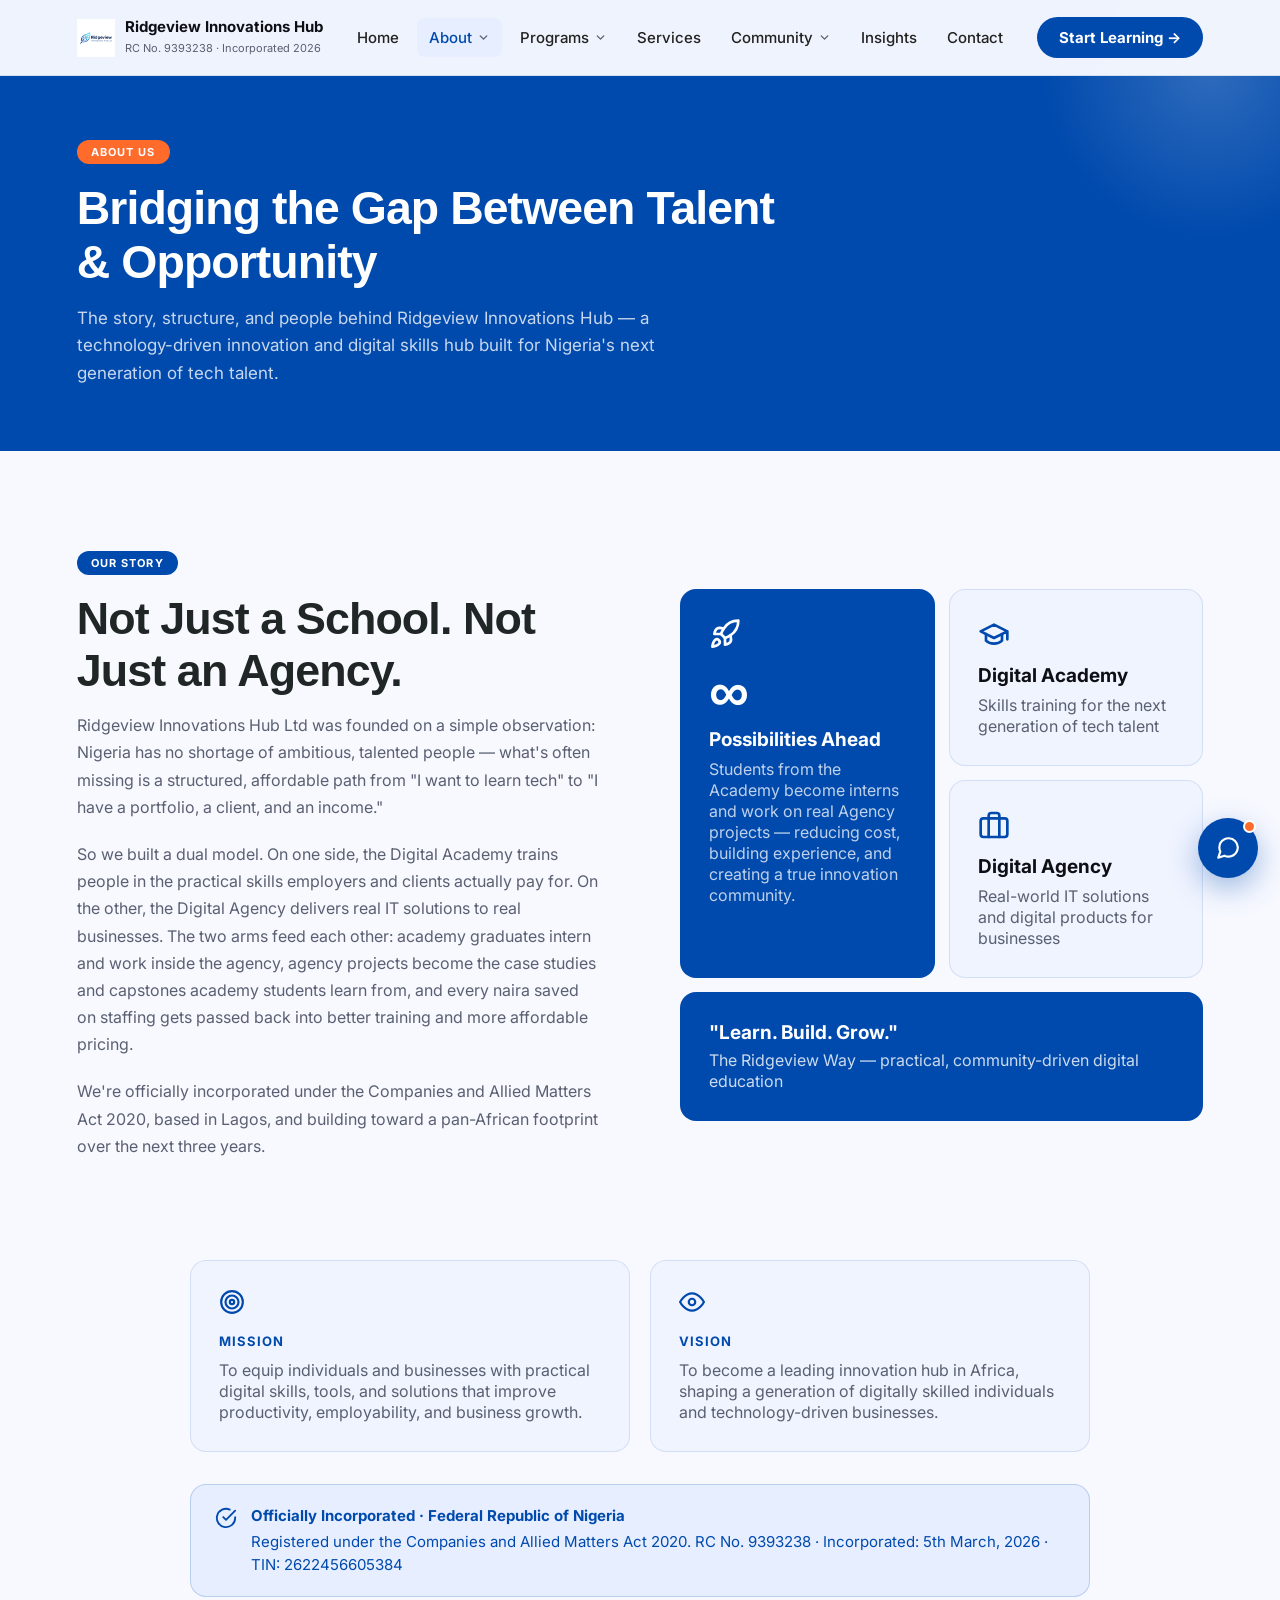
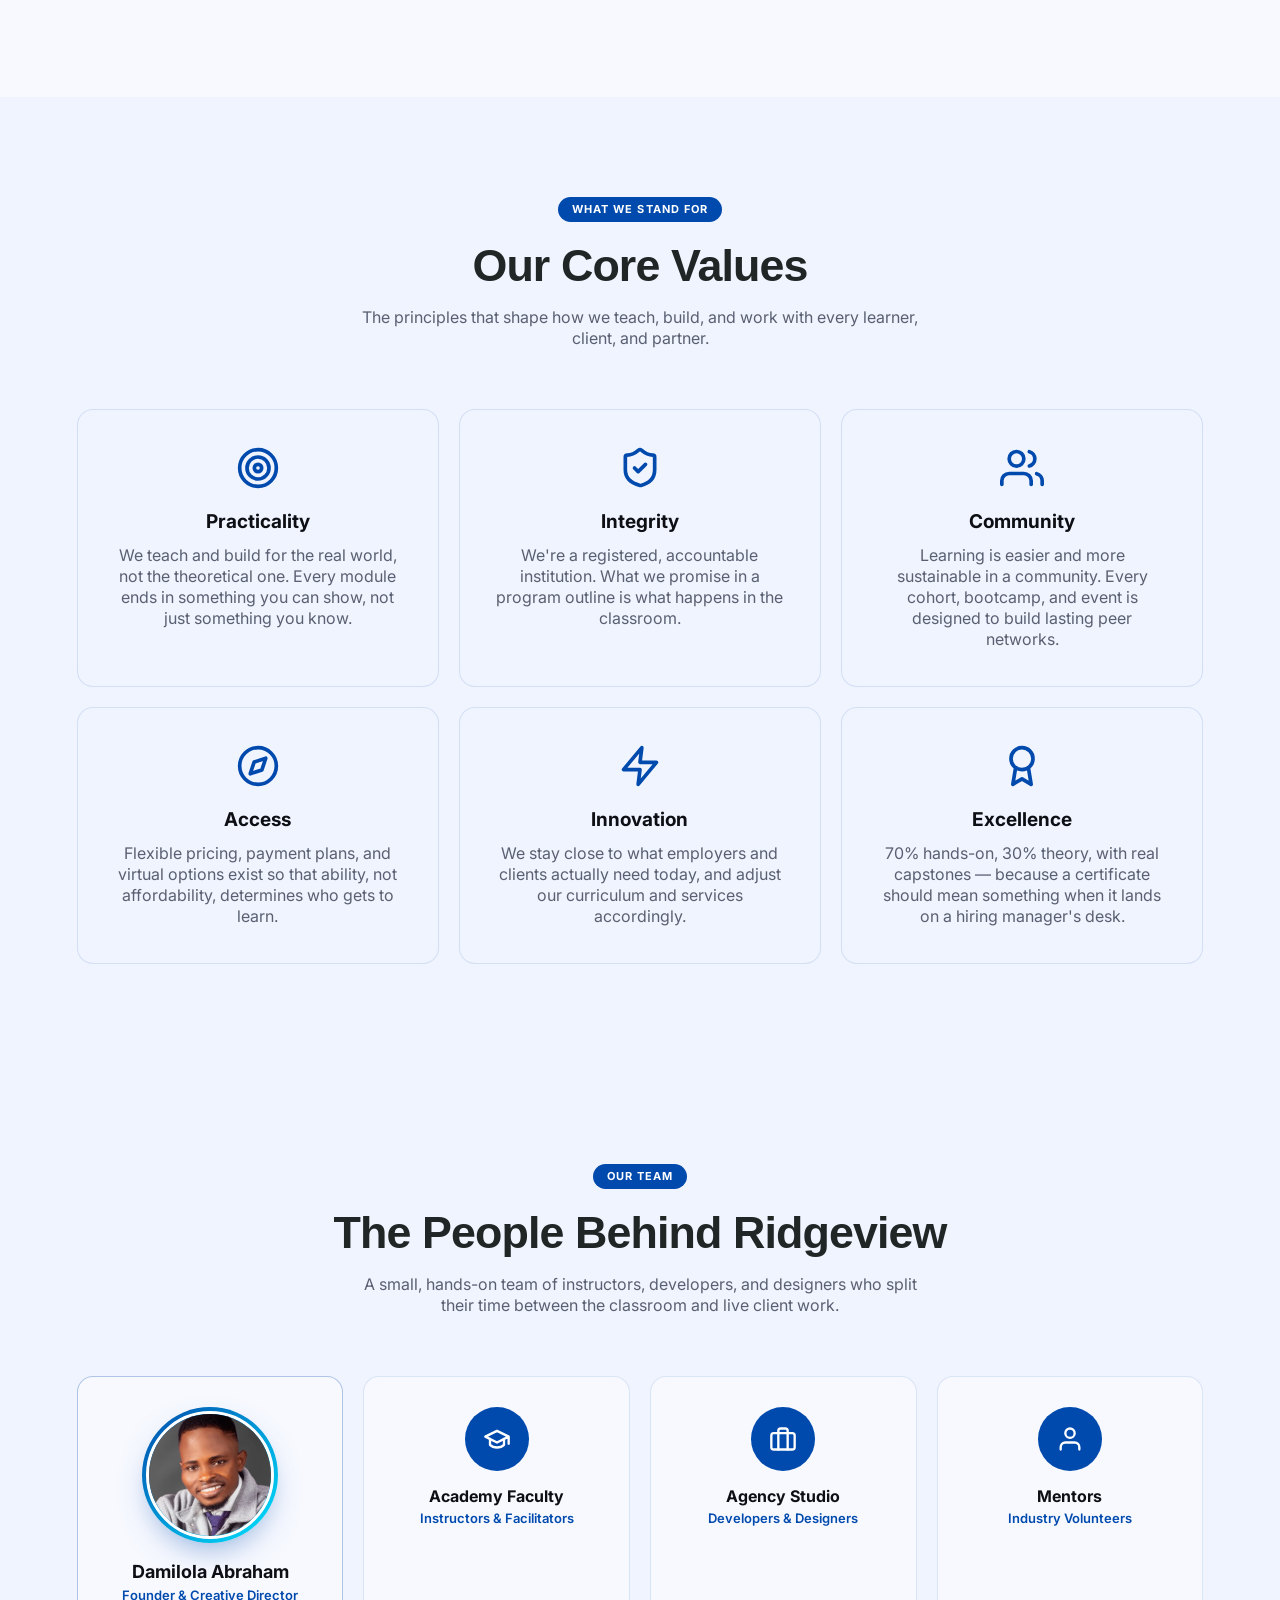
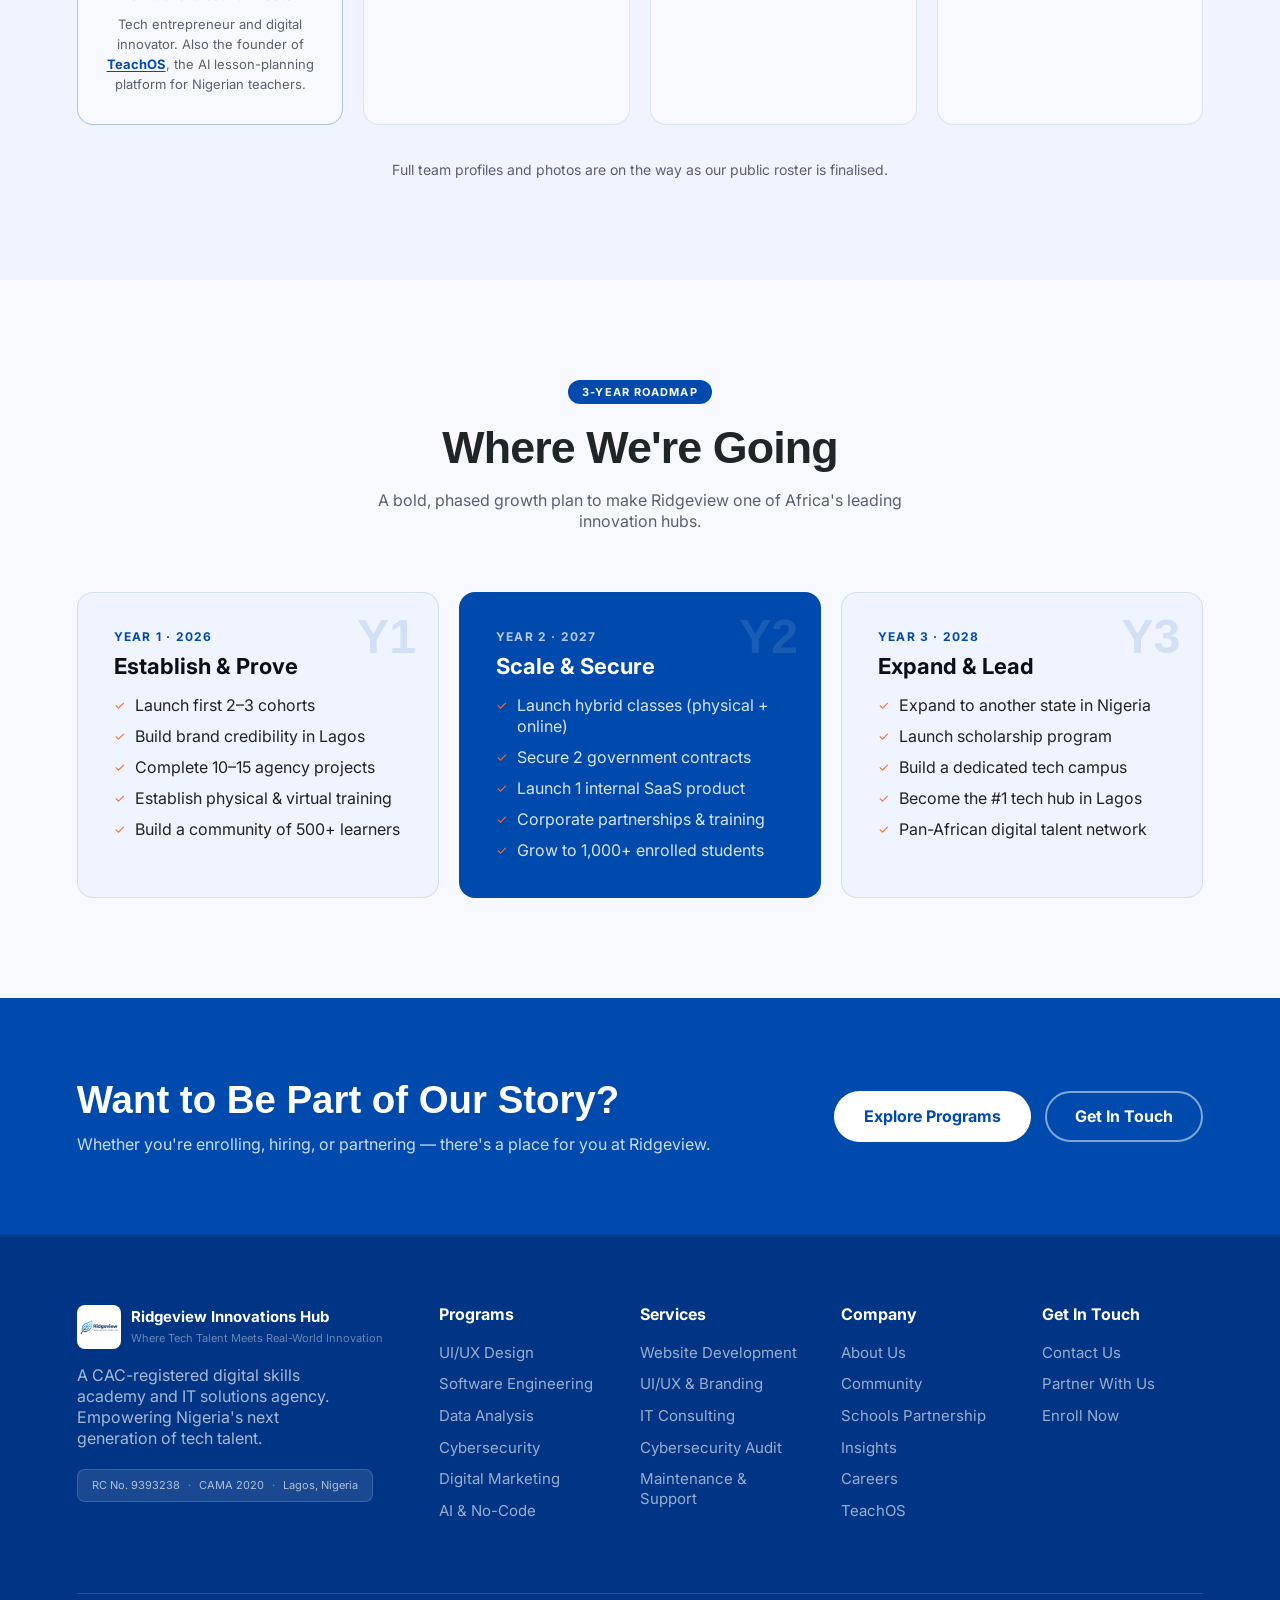
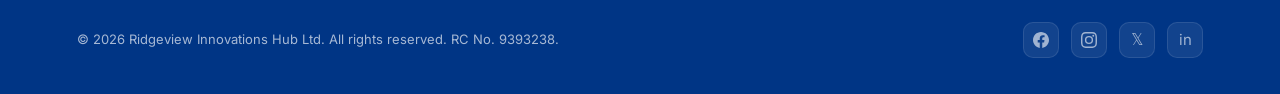
<file: about.html>
<!DOCTYPE html>
<html lang="en">
<head>
<meta charset="UTF-8"/>
<meta name="viewport" content="width=device-width, initial-scale=1.0"/>
<title>About Ridgeview Innovations Hub | Founded by Damilola Abraham, Founder of TeachOS</title>
<meta name="description" content="Ridgeview Innovations Hub was founded by Damilola Abraham, a Nigerian tech entrepreneur and digital innovator and founder of TeachOS. We build digital solutions for businesses."/>
<meta name="keywords" content="Damilola Abraham, Damilola Abraham tech entrepreneur, founder of TeachOS, TeachOS Nigeria, Ridgeview Innovations Hub founder, digital innovator Nigeria, Lagos tech entrepreneur"/>
<meta name="author" content="Damilola Abraham"/>
<meta name="robots" content="index, follow"/>
<link rel="canonical" href="https://ridgeviewinnovations.com/about"/>

<!-- Open Graph -->
<meta property="og:type" content="website"/>
<meta property="og:site_name" content="Ridgeview Innovations Hub Ltd"/>
<meta property="og:title" content="About Ridgeview | Founded by Tech Entrepreneur Damilola Abraham"/>
<meta property="og:description" content="Founded by Damilola Abraham, tech entrepreneur, digital innovator and founder of TeachOS (teachosnigeria.com), Ridgeview builds web and mobile apps, websites, IT support and cybersecurity for businesses."/>
<meta property="og:url" content="https://ridgeviewinnovations.com/about"/>
<meta property="og:image" content="https://ridgeviewinnovations.com/Neural%20Leaf.png"/>

<!-- Twitter Card -->
<meta name="twitter:card" content="summary_large_image"/>
<meta name="twitter:title" content="About Ridgeview | Founded by Tech Entrepreneur Damilola Abraham"/>
<meta name="twitter:description" content="Founded by Damilola Abraham, tech entrepreneur, digital innovator and founder of TeachOS (teachosnigeria.com), Ridgeview builds web and mobile apps, websites, IT support and cybersecurity for businesses."/>
<meta name="twitter:image" content="https://ridgeviewinnovations.com/Neural%20Leaf.png"/>

<!-- Structured Data: Organization + Founder + TeachOS -->
<script type="application/ld+json">
{
  "@context": "https://schema.org",
  "@graph": [
    {
      "@type": [
        "Organization",
        "ProfessionalService",
        "EducationalOrganization"
      ],
      "@id": "https://ridgeviewinnovations.com/#organization",
      "name": "Ridgeview Innovations Hub Ltd",
      "alternateName": [
        "Ridgeview Innovations Hub",
        "Ridgeview Hub",
        "Ridgeview"
      ],
      "url": "https://ridgeviewinnovations.com/",
      "logo": "https://ridgeviewinnovations.com/Neural%20Leaf.png",
      "image": "https://ridgeviewinnovations.com/Neural%20Leaf.png",
      "description": "Ridgeview Innovations Hub is a digital solutions company in Lagos, Nigeria that builds digital solutions for businesses end to end: web applications, mobile applications, website design and management, IT support and cybersecurity, alongside a hands-on tech skills academy. Home of TeachOS.",
      "slogan": "Where Tech Talent Meets Real-World Innovation",
      "foundingDate": "2026-03-05",
      "taxID": "2622456605384",
      "identifier": "RC 9393238",
      "address": {
        "@type": "PostalAddress",
        "addressLocality": "Lagos",
        "addressRegion": "Lagos",
        "addressCountry": "NG"
      },
      "areaServed": [
        "Nigeria",
        "Africa"
      ],
      "founder": {
        "@id": "https://ridgeviewinnovations.com/#damilola-abraham"
      },
      "subOrganization": {
        "@id": "https://teachosnigeria.com/#organization"
      },
      "knowsAbout": [
        "Web application development",
        "Mobile app development",
        "Website design",
        "Website management",
        "IT support",
        "Cybersecurity",
        "UI/UX design",
        "EdTech"
      ],
      "hasOfferCatalog": {
        "@type": "OfferCatalog",
        "name": "Digital Solutions for Businesses",
        "itemListElement": [
          {
            "@type": "Offer",
            "itemOffered": {
              "@type": "Service",
              "name": "Web Application Development",
              "description": "Custom web applications, portals and dashboards built end to end for businesses.",
              "provider": {
                "@id": "https://ridgeviewinnovations.com/#organization"
              },
              "areaServed": "Nigeria"
            }
          },
          {
            "@type": "Offer",
            "itemOffered": {
              "@type": "Service",
              "name": "Mobile Application Development",
              "description": "Android and iOS mobile apps designed, built and launched end to end.",
              "provider": {
                "@id": "https://ridgeviewinnovations.com/#organization"
              },
              "areaServed": "Nigeria"
            }
          },
          {
            "@type": "Offer",
            "itemOffered": {
              "@type": "Service",
              "name": "Website Design & Development",
              "description": "Professional, responsive, SEO-ready business websites.",
              "provider": {
                "@id": "https://ridgeviewinnovations.com/#organization"
              },
              "areaServed": "Nigeria"
            }
          },
          {
            "@type": "Offer",
            "itemOffered": {
              "@type": "Service",
              "name": "Website Management & Maintenance",
              "description": "Ongoing hosting, updates, security patches, backups and content management.",
              "provider": {
                "@id": "https://ridgeviewinnovations.com/#organization"
              },
              "areaServed": "Nigeria"
            }
          },
          {
            "@type": "Offer",
            "itemOffered": {
              "@type": "Service",
              "name": "IT Support",
              "description": "Managed IT support, setup and troubleshooting for businesses and institutions.",
              "provider": {
                "@id": "https://ridgeviewinnovations.com/#organization"
              },
              "areaServed": "Nigeria"
            }
          },
          {
            "@type": "Offer",
            "itemOffered": {
              "@type": "Service",
              "name": "Cybersecurity",
              "description": "Security audits, vulnerability assessments and protection for business systems.",
              "provider": {
                "@id": "https://ridgeviewinnovations.com/#organization"
              },
              "areaServed": "Nigeria"
            }
          },
          {
            "@type": "Offer",
            "itemOffered": {
              "@type": "Service",
              "name": "UI/UX Design & Branding",
              "description": "User research, interface design and brand identity for digital products.",
              "provider": {
                "@id": "https://ridgeviewinnovations.com/#organization"
              },
              "areaServed": "Nigeria"
            }
          },
          {
            "@type": "Offer",
            "itemOffered": {
              "@type": "Service",
              "name": "Digital Skills Training",
              "description": "Hands-on tech training in software engineering, data, cybersecurity, UI/UX and digital marketing.",
              "provider": {
                "@id": "https://ridgeviewinnovations.com/#organization"
              },
              "areaServed": "Nigeria"
            }
          }
        ]
      },
      "sameAs": [
        "https://www.facebook.com/share/185Uu96pCo/",
        "https://www.instagram.com/ridgeview_innovations_hub",
        "https://x.com/RidgeviewHub",
        "https://www.linkedin.com/company/ridgeview-innovations-hub/"
      ]
    },
    {
      "@type": "Person",
      "@id": "https://ridgeviewinnovations.com/#damilola-abraham",
      "name": "Damilola Abraham",
      "alternateName": [
        "Damilola Yusuf",
        "Damilola A. Yusuf",
        "Ydams"
      ],
      "jobTitle": "Founder & Creative Director",
      "description": "Damilola Abraham is a Nigerian tech entrepreneur and digital innovator, founder of Ridgeview Innovations Hub (a Lagos digital solutions company building web and mobile applications, websites, IT support and cybersecurity for businesses) and founder of TeachOS, the AI-powered lesson-planning platform for Nigerian teachers live at teachosnigeria.com.",
      "image": "https://ridgeviewinnovations.com/assets/damilola-abraham.jpg",
      "url": "https://damilolayusuf.com/",
      "worksFor": [
        {
          "@id": "https://ridgeviewinnovations.com/#organization"
        },
        {
          "@id": "https://teachosnigeria.com/#organization"
        }
      ],
      "knowsAbout": [
        "Web application development",
        "Mobile application development",
        "Cybersecurity",
        "Cloud engineering",
        "DevOps",
        "EdTech",
        "Artificial intelligence",
        "Digital transformation",
        "Tech entrepreneurship"
      ],
      "nationality": {
        "@type": "Country",
        "name": "Nigeria"
      },
      "sameAs": [
        "https://linkedin.com/in/damilolayusuf1",
        "https://github.com/Ydams",
        "https://behance.net/damilolayusuf1",
        "https://www.instagram.com/damilola_abrahamm",
        "https://x.com/Iam_tomix",
        "https://teachosnigeria.com/"
      ]
    },
    {
      "@type": "Organization",
      "@id": "https://teachosnigeria.com/#organization",
      "name": "TeachOS",
      "alternateName": [
        "TeachOS Nigeria",
        "Teacher Operating System"
      ],
      "url": "https://teachosnigeria.com/",
      "description": "TeachOS is an AI-powered operating system for Nigerian teachers that generates NERDC-aligned lesson notes, schemes of work and assessments.",
      "founder": {
        "@id": "https://ridgeviewinnovations.com/#damilola-abraham"
      },
      "parentOrganization": {
        "@id": "https://ridgeviewinnovations.com/#organization"
      }
    },
    {
      "@type": "SoftwareApplication",
      "@id": "https://teachosnigeria.com/#app",
      "name": "TeachOS",
      "url": "https://teachosnigeria.com/",
      "applicationCategory": "EducationalApplication",
      "operatingSystem": "Web",
      "description": "AI lesson note generator, scheme of work engine and assessment generator for Nigerian teachers and schools.",
      "creator": {
        "@id": "https://ridgeviewinnovations.com/#damilola-abraham"
      },
      "publisher": {
        "@id": "https://teachosnigeria.com/#organization"
      }
    },
    {
      "@type": "AboutPage",
      "url": "https://ridgeviewinnovations.com/about",
      "name": "About Ridgeview Innovations Hub",
      "about": {
        "@id": "https://ridgeviewinnovations.com/#organization"
      },
      "mainEntity": {
        "@id": "https://ridgeviewinnovations.com/#damilola-abraham"
      }
    }
  ]
}
</script>

<link rel="preconnect" href="https://fonts.googleapis.com"/>
<link href="https://fonts.googleapis.com/css2?family=Inter:wght@400;500;600;700;800&family=Syne:wght@700;800&display=swap" rel="stylesheet"/>
<link href="https://api.fontshare.com/v2/css?f[]=satoshi@800,700&display=swap" rel="stylesheet"/>
<link rel="stylesheet" href="assets/shared.css"/>
</head>
<body>
<nav id="navbar">
  <a href="./" class="logo">
    <img src="Neural Leaf.png" width="128" height="128" alt="Ridgeview Innovations Hub" class="logo-img"/>
    <div class="ltext">
      <strong>Ridgeview Innovations Hub</strong>
      <small>RC No. 9393238 · Incorporated 2026</small>
    </div>
  </a>
  <ul class="nav-links"><li><a href="./" data-nav="index.html" class="">Home</a></li><li><a href="about" data-nav="about.html" class="active">About <svg class="chev" xmlns="http://www.w3.org/2000/svg" width="13" height="13" viewBox="0 0 24 24" fill="none" stroke="currentColor" stroke-width="2.5" stroke-linecap="round" stroke-linejoin="round"><polyline points="6 9 12 15 18 9"/></svg></a><div class="dropdown"><a href="about">About Us</a><a href="careers">Careers</a><a href="teachos">TeachOS</a></div></li><li><a href="programs" data-nav="programs.html" class="">Programs <svg class="chev" xmlns="http://www.w3.org/2000/svg" width="13" height="13" viewBox="0 0 24 24" fill="none" stroke="currentColor" stroke-width="2.5" stroke-linecap="round" stroke-linejoin="round"><polyline points="6 9 12 15 18 9"/></svg></a><div class="dropdown"><a href="programs#uiux">UI/UX Design</a><a href="programs#swe">Software Engineering</a><a href="programs#data">Data Analysis</a><a href="programs#cyber">Cybersecurity</a><a href="programs#marketing">Digital Marketing</a><a href="programs#ai">AI Tools & No-Code</a><a href="programs" class="dd-view-all">View All Programs</a></div></li><li><a href="services" data-nav="services.html" class="">Services</a></li><li><a href="community" data-nav="community.html" class="">Community <svg class="chev" xmlns="http://www.w3.org/2000/svg" width="13" height="13" viewBox="0 0 24 24" fill="none" stroke="currentColor" stroke-width="2.5" stroke-linecap="round" stroke-linejoin="round"><polyline points="6 9 12 15 18 9"/></svg></a><div class="dropdown"><a href="community">Community</a><a href="schools-partnership">Schools Partnership</a></div></li><li><a href="blog" data-nav="blog.html" class="">Insights</a></li><li><a href="contact" data-nav="contact.html" class="">Contact</a></li></ul>
  <a href="programs" class="nav-cta">Start Learning →</a>
  <button class="hamburger" onclick="toggleMenu()" aria-label="Menu">
    <span></span><span></span><span></span>
  </button>
</nav>
<div class="mobile-menu" id="mobileMenu">
  <a href="./" onclick="toggleMenu()">Home</a><a href="about" onclick="toggleMenu()">About</a><a class="mm-sub" href="about" onclick="toggleMenu()">About Us</a><a class="mm-sub" href="careers" onclick="toggleMenu()">Careers</a><a class="mm-sub" href="teachos" onclick="toggleMenu()">TeachOS</a><a href="programs" onclick="toggleMenu()">Programs</a><a class="mm-sub" href="programs#uiux" onclick="toggleMenu()">UI/UX Design</a><a class="mm-sub" href="programs#swe" onclick="toggleMenu()">Software Engineering</a><a class="mm-sub" href="programs#data" onclick="toggleMenu()">Data Analysis</a><a class="mm-sub" href="programs#cyber" onclick="toggleMenu()">Cybersecurity</a><a class="mm-sub" href="programs#marketing" onclick="toggleMenu()">Digital Marketing</a><a class="mm-sub" href="programs#ai" onclick="toggleMenu()">AI Tools & No-Code</a><a href="services" onclick="toggleMenu()">Services</a><a href="community" onclick="toggleMenu()">Community</a><a class="mm-sub" href="community" onclick="toggleMenu()">Community</a><a class="mm-sub" href="schools-partnership" onclick="toggleMenu()">Schools Partnership</a><a href="blog" onclick="toggleMenu()">Insights</a><a href="contact" onclick="toggleMenu()">Contact</a>
  <a href="programs" class="nav-cta" onclick="toggleMenu()">Start Learning →</a>
</div>

<main>
<div class="page-header">
  <!--<div class="breadcrumb"><a href="./">Home</a> <span>/</span> <span>About</span></div>-->
  <div class="stag">About Us</div>
  <h1>Bridging the Gap Between Talent &amp; Opportunity</h1>
  <p>The story, structure, and people behind Ridgeview Innovations Hub — a technology-driven innovation and digital skills hub built for Nigeria's next generation of tech talent.</p>
</div>

<!-- STORY -->
<section class="about-g" style="padding-top:100px">
  <div>
    <div class="stag">Our Story</div>
    <h2 class="stitle">Not Just a School. Not Just an Agency.</h2>
    <p style="font-family:var(--font-body);font-size:16px;color:var(--muted);line-height:1.7;margin-bottom:20px">Ridgeview Innovations Hub Ltd was founded on a simple observation: Nigeria has no shortage of ambitious, talented people — what's often missing is a structured, affordable path from "I want to learn tech" to "I have a portfolio, a client, and an income."</p>
    <p style="font-family:var(--font-body);font-size:16px;color:var(--muted);line-height:1.7;margin-bottom:20px">So we built a dual model. On one side, the Digital Academy trains people in the practical skills employers and clients actually pay for. On the other, the Digital Agency delivers real IT solutions to real businesses. The two arms feed each other: academy graduates intern and work inside the agency, agency projects become the case studies and capstones academy students learn from, and every naira saved on staffing gets passed back into better training and more affordable pricing.</p>
    <p style="font-family:var(--font-body);font-size:16px;color:var(--muted);line-height:1.7">We're officially incorporated under the Companies and Allied Matters Act 2020, based in Lagos, and building toward a pan-African footprint over the next three years.</p>
  </div>
  <div class="avblocks fade-up">
    <div class="avb dark">
      <div class="aico"><svg xmlns="http://www.w3.org/2000/svg" width="24" height="24" viewBox="0 0 24 24" fill="none" stroke="currentColor" stroke-width="2" stroke-linecap="round" stroke-linejoin="round"><path d="M4.5 16.5c-1.5 1.26-2 5-2 5s3.74-.5 5-2c.71-.84.7-2.13-.09-2.91a2.18 2.18 0 0 0-2.91-.09z"/><path d="m12 15-3-3a22 22 0 0 1 2-3.95A12.88 12.88 0 0 1 22 2c0 2.72-.78 7.5-6 11a22.35 22.35 0 0 1-4 2z"/><path d="M9 12H4s.55-3.03 2-4c1.62-1.08 5 0 5 0"/><path d="M12 15v5s3.03-.55 4-2c1.08-1.62 0-5 0-5"/></svg></div>
      <div class="bnum">∞</div>
      <h3>Possibilities Ahead</h3>
      <p>Students from the Academy become interns and work on real Agency projects — reducing cost, building experience, and creating a true innovation community.</p>
    </div>
    <div class="avb"><div class="aico"><svg xmlns="http://www.w3.org/2000/svg" width="24" height="24" viewBox="0 0 24 24" fill="none" stroke="currentColor" stroke-width="2" stroke-linecap="round" stroke-linejoin="round"><path d="M22 10v6M2 10l10-5 10 5-10 5z"/><path d="M6 12v5c3 3 9 3 12 0v-5"/></svg></div><h3>Digital Academy</h3><p>Skills training for the next generation of tech talent</p></div>
    <div class="avb"><div class="aico"><svg xmlns="http://www.w3.org/2000/svg" width="24" height="24" viewBox="0 0 24 24" fill="none" stroke="currentColor" stroke-width="2" stroke-linecap="round" stroke-linejoin="round"><rect x="2" y="7" width="20" height="14" rx="2" ry="2"/><path d="M16 21V5a2 2 0 0 0-2-2h-4a2 2 0 0 0-2 2v16"/></svg></div><h3>Digital Agency</h3><p>Real-world IT solutions and digital products for businesses</p></div>
    <div class="avb amber"><h3>"Learn. Build. Grow."</h3><p>The Ridgeview Way — practical, community-driven digital education</p></div>
  </div>
</section>

<!-- MISSION / VISION -->
<section style="padding-top:0">
  <div class="mv-grid" style="max-width:900px;margin:0 auto">
    <div class="mvc"><div class="ico"><svg xmlns="http://www.w3.org/2000/svg" width="24" height="24" viewBox="0 0 24 24" fill="none" stroke="currentColor" stroke-width="2" stroke-linecap="round" stroke-linejoin="round"><circle cx="12" cy="12" r="10"/><circle cx="12" cy="12" r="6"/><circle cx="12" cy="12" r="2"/></svg></div><h4>Mission</h4><p>To equip individuals and businesses with practical digital skills, tools, and solutions that improve productivity, employability, and business growth.</p></div>
    <div class="mvc"><div class="ico"><svg xmlns="http://www.w3.org/2000/svg" width="24" height="24" viewBox="0 0 24 24" fill="none" stroke="currentColor" stroke-width="2" stroke-linecap="round" stroke-linejoin="round"><path d="M1 12s4-8 11-8 11 8 11 8-4 8-11 8-11-8-11-8z"/><circle cx="12" cy="12" r="3"/></svg></div><h4>Vision</h4><p>To become a leading innovation hub in Africa, shaping a generation of digitally skilled individuals and technology-driven businesses.</p></div>
  </div>
  <div class="reg-info" style="max-width:900px;margin:32px auto 0">
    <div class="ri"><svg xmlns="http://www.w3.org/2000/svg" width="24" height="24" viewBox="0 0 24 24" fill="none" stroke="currentColor" stroke-width="2" stroke-linecap="round" stroke-linejoin="round"><path d="M22 11.08V12a10 10 0 1 1-5.93-9.14"/><polyline points="22 4 12 14.01 9 11.01"/></svg></div>
    <p><strong>Officially Incorporated · Federal Republic of Nigeria</strong>Registered under the Companies and Allied Matters Act 2020. RC No. 9393238 · Incorporated: 5th March, 2026 · TIN: 2622456605384</p>
  </div>
</section>

<!-- VALUES -->
<section class="why-section">
  <div class="sh c">
    <div class="stag">What We Stand For</div>
    <h2 class="stitle">Our Core Values</h2>
    <p class="ssub">The principles that shape how we teach, build, and work with every learner, client, and partner.</p>
  </div>
  <div class="comm-grid">
    <div class="cc fade-up"><span class="cico"><svg xmlns="http://www.w3.org/2000/svg" width="44" height="44" viewBox="0 0 24 24" fill="none" stroke="currentColor" stroke-width="2" stroke-linecap="round" stroke-linejoin="round"><circle cx="12" cy="12" r="10"/><circle cx="12" cy="12" r="6"/><circle cx="12" cy="12" r="2"/></svg></span><h3>Practicality</h3><p>We teach and build for the real world, not the theoretical one. Every module ends in something you can show, not just something you know.</p></div>
    <div class="cc fade-up"><span class="cico"><svg xmlns="http://www.w3.org/2000/svg" width="44" height="44" viewBox="0 0 24 24" fill="none" stroke="currentColor" stroke-width="2" stroke-linecap="round" stroke-linejoin="round"><path d="M20 13c0 5-3.5 7.5-7.5 8.5-.16.05-.34.05-.5 0C8 20.5 4 18 4 13V6a1 1 0 0 1 1-1c2 0 4.5-1.2 6.24-2.72a1.17 1.17 0 0 1 1.52 0C14.51 3.79 17 5 19 5a1 1 0 0 1 1 1z"/><path d="m9 12 2 2 4-4"/></svg></span><h3>Integrity</h3><p>We're a registered, accountable institution. What we promise in a program outline is what happens in the classroom.</p></div>
    <div class="cc fade-up"><span class="cico"><svg xmlns="http://www.w3.org/2000/svg" width="44" height="44" viewBox="0 0 24 24" fill="none" stroke="currentColor" stroke-width="2" stroke-linecap="round" stroke-linejoin="round"><path d="M17 21v-2a4 4 0 0 0-4-4H5a4 4 0 0 0-4 4v2"/><circle cx="9" cy="7" r="4"/><path d="M23 21v-2a4 4 0 0 0-3-3.87"/><path d="M16 3.13a4 4 0 0 1 0 7.75"/></svg></span><h3>Community</h3><p>Learning is easier and more sustainable in a community. Every cohort, bootcamp, and event is designed to build lasting peer networks.</p></div>
    <div class="cc fade-up"><span class="cico"><svg xmlns="http://www.w3.org/2000/svg" width="44" height="44" viewBox="0 0 24 24" fill="none" stroke="currentColor" stroke-width="2" stroke-linecap="round" stroke-linejoin="round"><circle cx="12" cy="12" r="10"/><polygon points="16.24 7.76 14.12 14.12 7.76 16.24 9.88 9.88 16.24 7.76"/></svg></span><h3>Access</h3><p>Flexible pricing, payment plans, and virtual options exist so that ability, not affordability, determines who gets to learn.</p></div>
    <div class="cc fade-up"><span class="cico"><svg xmlns="http://www.w3.org/2000/svg" width="44" height="44" viewBox="0 0 24 24" fill="none" stroke="currentColor" stroke-width="2" stroke-linecap="round" stroke-linejoin="round"><polygon points="13 2 3 14 12 14 11 22 21 10 12 10 13 2"/></svg></span><h3>Innovation</h3><p>We stay close to what employers and clients actually need today, and adjust our curriculum and services accordingly.</p></div>
    <div class="cc fade-up"><span class="cico"><svg xmlns="http://www.w3.org/2000/svg" width="44" height="44" viewBox="0 0 24 24" fill="none" stroke="currentColor" stroke-width="2" stroke-linecap="round" stroke-linejoin="round"><circle cx="12" cy="8" r="6"/><path d="M15.477 12.89 17 22l-5-3-5 3 1.523-9.11"/></svg></span><h3>Excellence</h3><p>70% hands-on, 30% theory, with real capstones — because a certificate should mean something when it lands on a hiring manager's desk.</p></div>
  </div>
</section>

<!-- TEAM -->
<section class="team-section">
  <div class="sh c">
    <div class="stag">Our Team</div>
    <h2 class="stitle">The People Behind Ridgeview</h2>
    <p class="ssub">A small, hands-on team of instructors, developers, and designers who split their time between the classroom and live client work.</p>
  </div>
  <div class="team-grid">
    <div class="tmc tmc-founder fade-up">
      <picture class="tmc-photo">
        <img src="assets/damilola-abraham.jpg" alt="Damilola Abraham, tech entrepreneur, digital innovator and founder of Ridgeview Innovations Hub and TeachOS" width="600" height="600" loading="lazy" decoding="async">
      </picture>
      <h4>Damilola Abraham</h4>
      <div class="role">Founder &amp; Creative Director</div>
      <p class="tmc-bio">Tech entrepreneur and digital innovator. Also the founder of <a href="teachos">TeachOS</a>, the AI lesson-planning platform for Nigerian teachers.</p>
    </div>
    <div class="tmc fade-up"><div class="tmc-avatar"><svg xmlns="http://www.w3.org/2000/svg" width="28" height="28" viewBox="0 0 24 24" fill="none" stroke="currentColor" stroke-width="2" stroke-linecap="round" stroke-linejoin="round"><path d="M22 10v6M2 10l10-5 10 5-10 5z"/><path d="M6 12v5c3 3 9 3 12 0v-5"/></svg></div><h4>Academy Faculty</h4><div class="role">Instructors &amp; Facilitators</div></div>
    <div class="tmc fade-up"><div class="tmc-avatar"><svg xmlns="http://www.w3.org/2000/svg" width="28" height="28" viewBox="0 0 24 24" fill="none" stroke="currentColor" stroke-width="2" stroke-linecap="round" stroke-linejoin="round"><rect x="2" y="7" width="20" height="14" rx="2" ry="2"/><path d="M16 21V5a2 2 0 0 0-2-2h-4a2 2 0 0 0-2 2v16"/></svg></div><h4>Agency Studio</h4><div class="role">Developers &amp; Designers</div></div>
    <div class="tmc fade-up"><div class="tmc-avatar"><svg xmlns="http://www.w3.org/2000/svg" width="28" height="28" viewBox="0 0 24 24" fill="none" stroke="currentColor" stroke-width="2" stroke-linecap="round" stroke-linejoin="round"><path d="M20 21v-2a4 4 0 0 0-4-4H8a4 4 0 0 0-4 4v2"/><circle cx="12" cy="7" r="4"/></svg></div><h4>Mentors</h4><div class="role">Industry Volunteers</div></div>
  </div>
  <p style="text-align:center;margin-top:36px;font-family:var(--font-body);font-size:14px;color:var(--muted)">Full team profiles and photos are on the way as our public roster is finalised.</p>
</section>

<!-- GROWTH ROADMAP -->
<section class="growth-section">
  <div class="sh c">
    <div class="stag">3-Year Roadmap</div>
    <h2 class="stitle">Where We're Going</h2>
    <p class="ssub">A bold, phased growth plan to make Ridgeview one of Africa's leading innovation hubs.</p>
  </div>
  <div class="gg">
    <div class="gc fade-up"><div class="ybg">Y1</div><span class="ylb">Year 1 · 2026</span><h3>Establish &amp; Prove</h3><ul class="gi"><li>Launch first 2–3 cohorts</li><li>Build brand credibility in Lagos</li><li>Complete 10–15 agency projects</li><li>Establish physical &amp; virtual training</li><li>Build a community of 500+ learners</li></ul></div>
    <div class="gc feat fade-up"><div class="ybg">Y2</div><span class="ylb">Year 2 · 2027</span><h3>Scale &amp; Secure</h3><ul class="gi"><li>Launch hybrid classes (physical + online)</li><li>Secure 2 government contracts</li><li>Launch 1 internal SaaS product</li><li>Corporate partnerships &amp; training</li><li>Grow to 1,000+ enrolled students</li></ul></div>
    <div class="gc fade-up"><div class="ybg">Y3</div><span class="ylb">Year 3 · 2028</span><h3>Expand &amp; Lead</h3><ul class="gi"><li>Expand to another state in Nigeria</li><li>Launch scholarship program</li><li>Build a dedicated tech campus</li><li>Become the #1 tech hub in Lagos</li><li>Pan-African digital talent network</li></ul></div>
  </div>
</section>

<!-- CTA -->
<div class="cta-band">
  <div>
    <h2>Want to Be Part of Our Story?</h2>
    <p>Whether you're enrolling, hiring, or partnering — there's a place for you at Ridgeview.</p>
  </div>
  <div class="cta-acts">
    <a href="programs" class="btn-white">Explore Programs</a>
    <a href="contact" class="btn-outline-white">Get In Touch</a>
  </div>
</div>

</main>

<footer>
  <div class="fg-grid">
    <div class="fbrand">
      <a href="./" class="logo" style="margin-bottom:16px;display:flex;align-items:center;gap:10px">
        <img src="Neural Leaf.png" width="128" height="128" alt="Ridgeview Innovations Hub" class="logo-img-footer"/>
        <div class="ltext">
          <strong style="color:#fff;font-family:var(--font-body);font-size:15px;font-weight:700;display:block">Ridgeview Innovations Hub</strong>
          <small style="color:rgba(255,255,255,.4);font-size:11px">Where Tech Talent Meets Real-World Innovation</small>
        </div>
      </a>
      <p>A CAC-registered digital skills academy and IT solutions agency. Empowering Nigeria's next generation of tech talent.</p>
      <div class="freg">RC No. 9393238 <span>·</span> CAMA 2020 <span>·</span> Lagos, Nigeria</div>
    </div>
    <div class="fcol">
      <h5>Programs</h5>
      <a href="programs#uiux">UI/UX Design</a>
      <a href="programs#swe">Software Engineering</a>
      <a href="programs#data">Data Analysis</a>
      <a href="programs#cyber">Cybersecurity</a>
      <a href="programs#marketing">Digital Marketing</a>
      <a href="programs#ai">AI &amp; No-Code</a>
    </div>
    <div class="fcol">
      <h5>Services</h5>
      <a href="services#web">Website Development</a>
      <a href="services#design">UI/UX &amp; Branding</a>
      <a href="services#security">IT Consulting</a>
      <a href="services#security">Cybersecurity Audit</a>
      <a href="services#support">Maintenance &amp; Support</a>
    </div>
    <div class="fcol">
      <h5>Company</h5>
      <a href="about">About Us</a>
      <a href="community">Community</a>
      <a href="schools-partnership">Schools Partnership</a>
      <a href="blog">Insights</a>
      <a href="careers">Careers</a>
      <a href="teachos" title="TeachOS: AI lesson notes for Nigerian teachers">TeachOS</a>
    </div>
    <div class="fcol">
      <h5>Get In Touch</h5>
      <a href="contact">Contact Us</a>
      <a href="contact">Partner With Us</a>
      <a href="programs">Enroll Now</a>
    </div>
  </div>
  <div class="fbot">
    <p>© 2026 Ridgeview Innovations Hub Ltd. All rights reserved. RC No. 9393238.</p>
    <div class="socials">
      <a href="https://www.facebook.com/share/185Uu96pCo/" target="_blank" rel="noopener" class="slink" title="Facebook">
        <svg viewBox="0 0 24 24"><path d="M24 12.073C24 5.405 18.627 0 12 0S0 5.405 0 12.073C0 18.1 4.388 23.094 10.125 24v-8.437H7.078v-3.49h3.047V9.41c0-3.025 1.792-4.697 4.533-4.697 1.312 0 2.686.236 2.686.236v2.97h-1.513c-1.491 0-1.956.93-1.956 1.886v2.268h3.328l-.532 3.49h-2.796V24C19.612 23.094 24 18.1 24 12.073z"/></svg>
      </a>
      <a href="https://www.instagram.com/ridgeview_innovations_hub?igsh=MnhsZ2s3M3ppMG14" target="_blank" rel="noopener" class="slink" title="Instagram">
        <svg viewBox="0 0 24 24"><path d="M12 2.163c3.204 0 3.584.012 4.85.07 3.252.148 4.771 1.691 4.919 4.919.058 1.265.069 1.645.069 4.849 0 3.205-.012 3.584-.069 4.849-.149 3.225-1.664 4.771-4.919 4.919-1.266.058-1.644.07-4.85.07-3.204 0-3.584-.012-4.849-.07-3.26-.149-4.771-1.699-4.919-4.92-.058-1.265-.07-1.644-.07-4.849 0-3.204.013-3.583.07-4.849.149-3.227 1.664-4.771 4.919-4.919 1.266-.057 1.645-.069 4.849-.069zM12 0C8.741 0 8.333.014 7.053.072 2.695.272.273 2.69.073 7.052.014 8.333 0 8.741 0 12c0 3.259.014 3.668.072 4.948.2 4.358 2.618 6.78 6.98 6.98C8.333 23.986 8.741 24 12 24c3.259 0 3.668-.014 4.948-.072 4.354-.2 6.782-2.618 6.979-6.98.059-1.28.073-1.689.073-4.948 0-3.259-.014-3.667-.072-4.947-.196-4.354-2.617-6.78-6.979-6.98C15.668.014 15.259 0 12 0zm0 5.838a6.162 6.162 0 100 12.324 6.162 6.162 0 000-12.324zM12 16a4 4 0 110-8 4 4 0 010 8zm6.406-11.845a1.44 1.44 0 100 2.881 1.44 1.44 0 000-2.881z"/></svg>
      </a>
      <a href="https://x.com/RidgeviewHub" target="_blank" rel="noopener" class="slink" title="X (Twitter)">𝕏</a>
      <a href="https://www.linkedin.com/company/ridgeview-innovations-hub/" target="_blank" rel="noopener" class="slink" title="LinkedIn">in</a>
    </div>
  </div>
</footer><script src="assets/shared.js"></script>
</body>
</html>
</file>
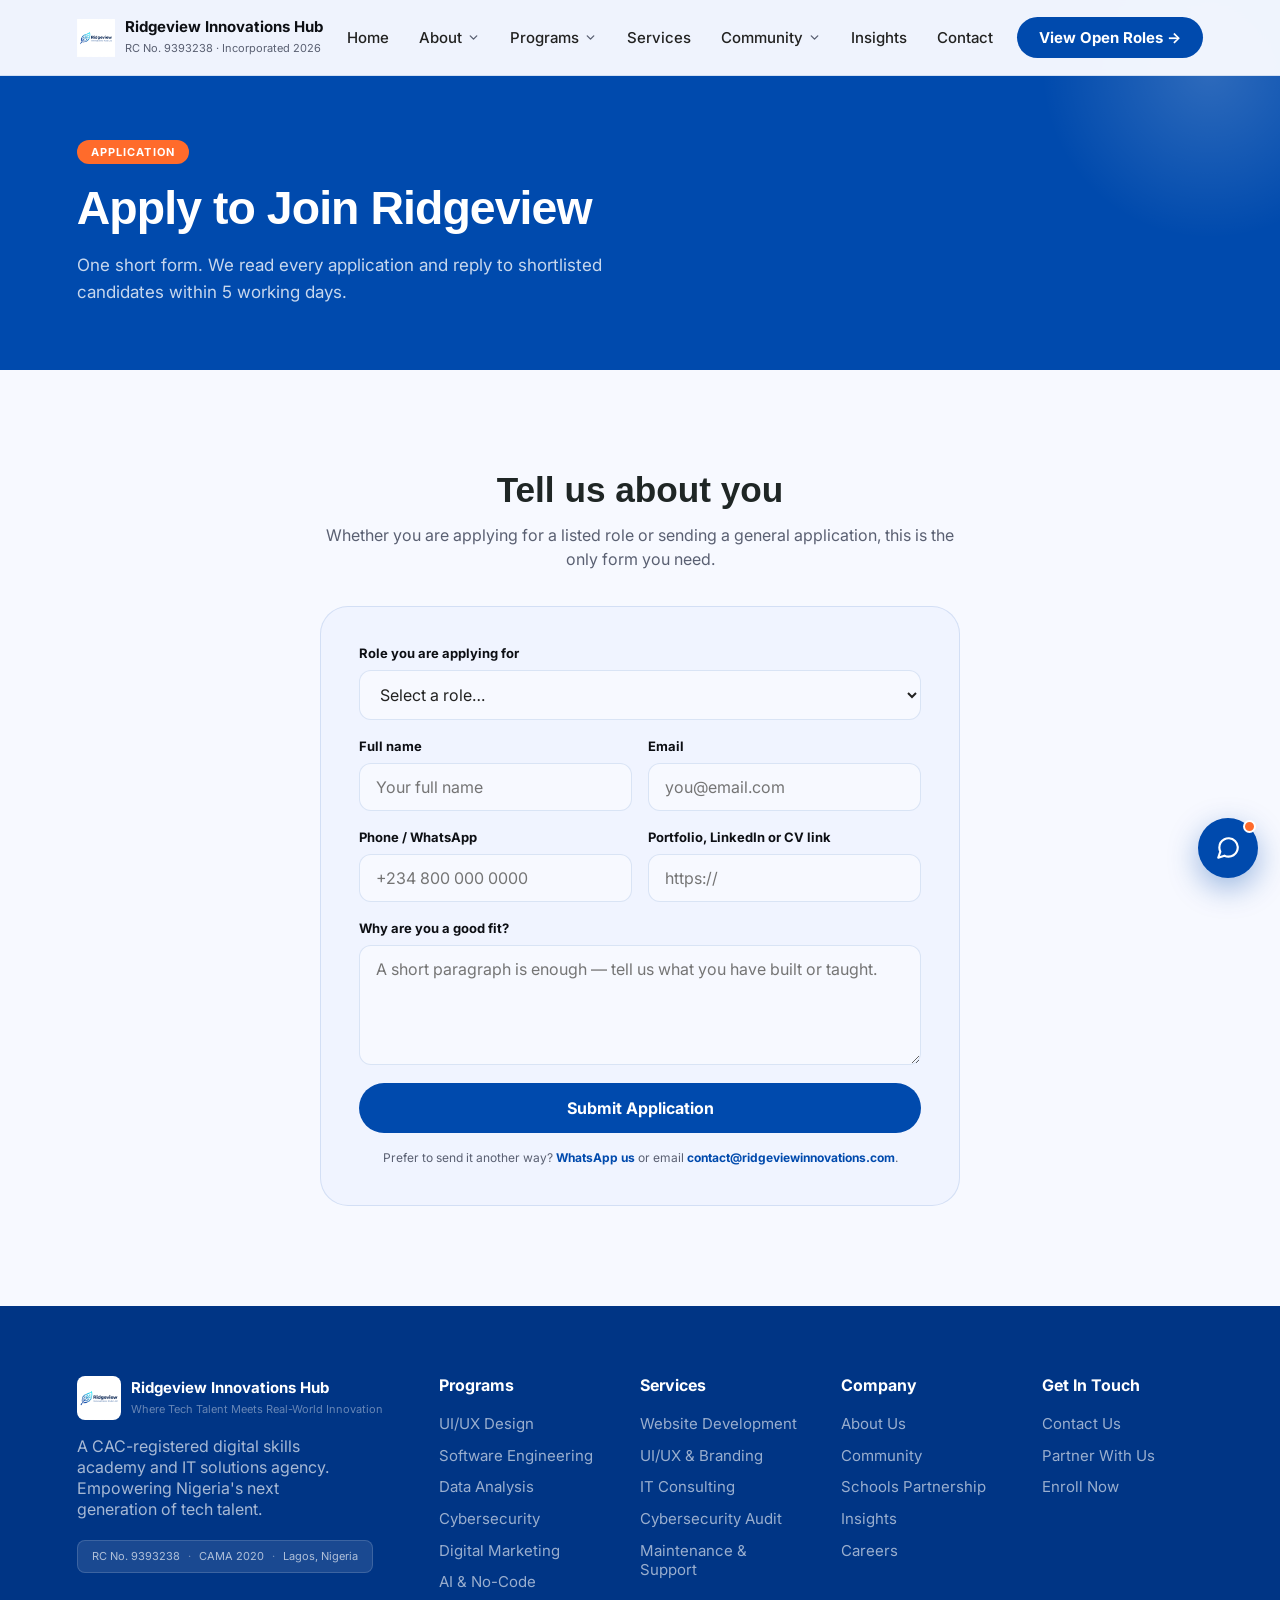
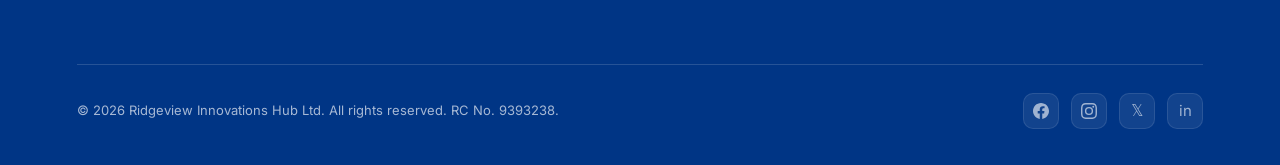
<file: apply.html>
<!DOCTYPE html>
<html lang="en">
<head>
    <meta charset="UTF-8">
    <meta name="viewport" content="width=device-width, initial-scale=1.0">

    <!-- Primary SEO -->
    <title>Apply | Ridgeview Innovations Hub Ltd</title>
    <meta name="description" content="Apply for a role at Ridgeview Innovations Hub Ltd. Submit your application for internships, facilitator roles, and full-time positions across our Academy and Digital Agency.">
    <meta name="robots" content="index, follow">

    <!-- Canonical URL -->
    <link rel="canonical" href="https://ridgeviewinnovations.com/apply">

    <!-- Open Graph -->
    <meta property="og:type" content="website">
    <meta property="og:site_name" content="Ridgeview Innovations Hub Ltd">
    <meta property="og:title" content="Apply | Ridgeview Innovations Hub Ltd">
    <meta property="og:description" content="Submit your application to join the Ridgeview Academy or Digital Agency team in Lagos.">
    <meta property="og:url" content="https://ridgeviewinnovations.com/apply">
    <meta property="og:image" content="https://ridgeviewinnovations.com/Neural%20Leaf.png">

    <!-- Twitter Card -->
    <meta name="twitter:card" content="summary_large_image">
    <meta name="twitter:title" content="Apply | Ridgeview Innovations Hub Ltd">
    <meta name="twitter:description" content="Submit your application to join the Ridgeview Academy or Digital Agency team in Lagos.">
    <meta name="twitter:image" content="https://ridgeviewinnovations.com/Neural%20Leaf.png">

    <!-- Performance -->
    <link rel="preconnect" href="https://fonts.googleapis.com">

    <!-- Fonts -->
    <link href="https://fonts.googleapis.com/css2?family=Inter:wght@400;500;600;700;800&family=Syne:wght@700;800&display=swap" rel="stylesheet">
    <link href="https://api.fontshare.com/v2/css?f[]=satoshi@800,700&display=swap" rel="stylesheet">

    <!-- Styles -->
    <link rel="stylesheet" href="assets/shared.css">
</head>
<body>
<nav id="navbar">
  <a href="index.html" class="logo">
    <img src="Neural Leaf.png" alt="Ridgeview Innovations Hub" class="logo-img"/>
    <div class="ltext">
      <strong>Ridgeview Innovations Hub</strong>
      <small>RC No. 9393238 · Incorporated 2026</small>
    </div>
  </a>
  <ul class="nav-links"><li><a href="index.html" data-nav="index.html" class="">Home</a></li><li><a href="about.html" data-nav="about.html" class="">About <svg class="chev" xmlns="http://www.w3.org/2000/svg" width="13" height="13" viewBox="0 0 24 24" fill="none" stroke="currentColor" stroke-width="2.5" stroke-linecap="round" stroke-linejoin="round"><polyline points="6 9 12 15 18 9"/></svg></a><div class="dropdown"><a href="about.html">About Us</a><a href="careers.html">Careers</a></div></li><li><a href="programs.html" data-nav="programs.html" class="">Programs <svg class="chev" xmlns="http://www.w3.org/2000/svg" width="13" height="13" viewBox="0 0 24 24" fill="none" stroke="currentColor" stroke-width="2.5" stroke-linecap="round" stroke-linejoin="round"><polyline points="6 9 12 15 18 9"/></svg></a><div class="dropdown"><a href="programs.html#uiux">UI/UX Design</a><a href="programs.html#swe">Software Engineering</a><a href="programs.html#data">Data Analysis</a><a href="programs.html#cyber">Cybersecurity</a><a href="programs.html#marketing">Digital Marketing</a><a href="programs.html#ai">AI Tools &amp; No-Code</a><a href="programs.html" class="dd-view-all">View All Programs</a></div></li><li><a href="services.html" data-nav="services.html" class="">Services</a></li><li><a href="community.html" data-nav="community.html" class="">Community <svg class="chev" xmlns="http://www.w3.org/2000/svg" width="13" height="13" viewBox="0 0 24 24" fill="none" stroke="currentColor" stroke-width="2.5" stroke-linecap="round" stroke-linejoin="round"><polyline points="6 9 12 15 18 9"/></svg></a><div class="dropdown"><a href="community.html">Community</a><a href="schools-partnership.html">Schools Partnership</a></div></li><li><a href="blog.html" data-nav="blog.html" class="">Insights</a></li><li><a href="contact.html" data-nav="contact.html" class="">Contact</a></li></ul>
  <a href="careers.html" class="nav-cta">View Open Roles →</a>
  <button class="hamburger" onclick="toggleMenu()" aria-label="Menu">
    <span></span><span></span><span></span>
  </button>
</nav>
<div class="mobile-menu" id="mobileMenu">
  <a href="index.html" onclick="toggleMenu()">Home</a><a href="about.html" onclick="toggleMenu()">About</a><a class="mm-sub" href="about.html" onclick="toggleMenu()">About Us</a><a class="mm-sub" href="careers.html" onclick="toggleMenu()">Careers</a><a href="programs.html" onclick="toggleMenu()">Programs</a><a class="mm-sub" href="programs.html#uiux" onclick="toggleMenu()">UI/UX Design</a><a class="mm-sub" href="programs.html#swe" onclick="toggleMenu()">Software Engineering</a><a class="mm-sub" href="programs.html#data" onclick="toggleMenu()">Data Analysis</a><a class="mm-sub" href="programs.html#cyber" onclick="toggleMenu()">Cybersecurity</a><a class="mm-sub" href="programs.html#marketing" onclick="toggleMenu()">Digital Marketing</a><a class="mm-sub" href="programs.html#ai" onclick="toggleMenu()">AI Tools &amp; No-Code</a><a href="services.html" onclick="toggleMenu()">Services</a><a href="community.html" onclick="toggleMenu()">Community</a><a class="mm-sub" href="community.html" onclick="toggleMenu()">Community</a><a class="mm-sub" href="schools-partnership.html" onclick="toggleMenu()">Schools Partnership</a><a href="blog.html" onclick="toggleMenu()">Insights</a><a href="contact.html" onclick="toggleMenu()">Contact</a>
  <a href="careers.html" class="nav-cta" onclick="toggleMenu()">View Open Roles →</a>
</div>

<div class="page-header">
  <div class="stag">Application</div>
  <h1 id="applyHeading">Apply to Join Ridgeview</h1>
  <p>One short form. We read every application and reply to shortlisted candidates within 5 working days.</p>
</div>

<section>
  <div class="apply-wrap">
    <div class="apply-copy">
      <h2 id="applyRoleTitle">Tell us about you</h2>
      <p>Whether you are applying for a listed role or sending a general application, this is the only form you need.</p>
    </div>

    <div class="cform fade-up">
      <form id="applyForm" action="https://formspree.io/f/xeozzydb" method="POST" novalidate>
        <input type="hidden" name="_subject" value="New Job Application">
        <input type="hidden" name="form_name" value="Job Application">

        <div class="fg">
          <label for="ap-role">Role you are applying for</label>
          <select id="ap-role" name="Role" required>
            <option value="">Select a role…</option>
            <!-- Same roles and slugs as the Careers page, so ?role=data-analyst-intern works on both -->
            <option value="Software Engineering Intern (Full Stack)" data-slug="software-engineering-intern">Software Engineering Intern (Full Stack)</option>
            <option value="UI/UX Design Intern" data-slug="uiux-design-intern">UI/UX Design Intern</option>
            <option value="Digital Marketing Intern" data-slug="digital-marketing-intern">Digital Marketing Intern</option>
            <option value="Business Development Officer Intern" data-slug="business-development-intern">Business Development Officer Intern</option>
            <option value="Data Analyst Intern" data-slug="data-analyst-intern">Data Analyst Intern</option>
            <option value="Cyber Security Intern" data-slug="cybersecurity-intern">Cyber Security Intern</option>
            <option value="Product Manager Intern" data-slug="product-manager-intern">Product Manager Intern</option>
            <option value="Project Manager Intern" data-slug="project-manager-intern">Project Manager Intern</option>
            <option value="Content Creator Intern" data-slug="content-creator-intern">Content Creator Intern</option>
            <option value="Executive Assistant Intern" data-slug="executive-assistant-intern">Executive Assistant Intern</option>
            <option value="Graphics Designer Intern" data-slug="graphics-designer-intern">Graphics Designer Intern</option>
            <option value="Social Media Manager Intern" data-slug="social-media-manager-intern">Social Media Manager Intern</option>
            <option value="General Application" data-slug="general-application">General Application</option>
          </select>
        </div>

        <div class="frow">
          <div class="fg">
            <label for="ap-name">Full name</label>
            <input id="ap-name" type="text" name="Full name" required placeholder="Your full name">
          </div>
          <div class="fg">
            <label for="ap-email">Email</label>
            <input id="ap-email" type="email" name="email" required placeholder="you@email.com">
          </div>
        </div>

        <div class="frow">
          <div class="fg">
            <label for="ap-phone">Phone / WhatsApp</label>
            <input id="ap-phone" type="tel" name="Phone" required placeholder="+234 800 000 0000">
          </div>
          <div class="fg">
            <label for="ap-link">Portfolio, LinkedIn or CV link</label>
            <input id="ap-link" type="url" name="CV or portfolio link" placeholder="https://">
          </div>
        </div>

        <div class="fg">
          <label for="ap-msg">Why are you a good fit?</label>
          <textarea id="ap-msg" name="Message" required placeholder="A short paragraph is enough — tell us what you have built or taught."></textarea>
        </div>

        <button type="submit" class="fsub">Submit Application</button>
        <div class="fstatus"></div>
        <p class="rva-note">Prefer to send it another way? <a href="https://wa.me/2348108991625" target="_blank" rel="noopener">WhatsApp us</a> or email <a href="mailto:contact@ridgeviewinnovations.com">contact@ridgeviewinnovations.com</a>.</p>
      </form>
    </div>
  </div>
</section>

<footer>
  <div class="fg-grid">
    <div class="fbrand">
      <a href="index.html" class="logo" style="margin-bottom:16px;display:flex;align-items:center;gap:10px">
        <img src="Neural Leaf.png" alt="Ridgeview Innovations Hub" class="logo-img-footer"/>
        <div class="ltext">
          <strong style="color:#fff;font-family:var(--font-body);font-size:15px;font-weight:700;display:block">Ridgeview Innovations Hub</strong>
          <small style="color:rgba(255,255,255,.4);font-size:11px">Where Tech Talent Meets Real-World Innovation</small>
        </div>
      </a>
      <p>A CAC-registered digital skills academy and IT solutions agency. Empowering Nigeria's next generation of tech talent.</p>
      <div class="freg">RC No. 9393238 <span>·</span> CAMA 2020 <span>·</span> Lagos, Nigeria</div>
    </div>
    <div class="fcol">
      <h5>Programs</h5>
      <a href="programs.html#uiux">UI/UX Design</a>
      <a href="programs.html#swe">Software Engineering</a>
      <a href="programs.html#data">Data Analysis</a>
      <a href="programs.html#cyber">Cybersecurity</a>
      <a href="programs.html#marketing">Digital Marketing</a>
      <a href="programs.html#ai">AI &amp; No-Code</a>
    </div>
    <div class="fcol">
      <h5>Services</h5>
      <a href="services.html#web">Website Development</a>
      <a href="services.html#design">UI/UX &amp; Branding</a>
      <a href="services.html#security">IT Consulting</a>
      <a href="services.html#security">Cybersecurity Audit</a>
      <a href="services.html#support">Maintenance &amp; Support</a>
    </div>
    <div class="fcol">
      <h5>Company</h5>
      <a href="about.html">About Us</a>
      <a href="community.html">Community</a>
      <a href="schools-partnership.html">Schools Partnership</a>
      <a href="blog.html">Insights</a>
      <a href="careers.html">Careers</a>
    </div>
    <div class="fcol">
      <h5>Get In Touch</h5>
      <a href="contact.html">Contact Us</a>
      <a href="contact.html">Partner With Us</a>
      <a href="programs.html">Enroll Now</a>
    </div>
  </div>
  <div class="fbot">
    <p>© 2026 Ridgeview Innovations Hub Ltd. All rights reserved. RC No. 9393238.</p>
    <div class="socials">
      <a href="https://www.facebook.com/share/185Uu96pCo/" target="_blank" rel="noopener" class="slink" title="Facebook">
        <svg viewBox="0 0 24 24"><path d="M24 12.073C24 5.405 18.627 0 12 0S0 5.405 0 12.073C0 18.1 4.388 23.094 10.125 24v-8.437H7.078v-3.49h3.047V9.41c0-3.025 1.792-4.697 4.533-4.697 1.312 0 2.686.236 2.686.236v2.97h-1.513c-1.491 0-1.956.93-1.956 1.886v2.268h3.328l-.532 3.49h-2.796V24C19.612 23.094 24 18.1 24 12.073z"/></svg>
      </a>
      <a href="https://www.instagram.com/ridgeview_innovations_hub?igsh=MnhsZ2s3M3ppMG14" target="_blank" rel="noopener" class="slink" title="Instagram">
        <svg viewBox="0 0 24 24"><path d="M12 2.163c3.204 0 3.584.012 4.85.07 3.252.148 4.771 1.691 4.919 4.919.058 1.265.069 1.645.069 4.849 0 3.205-.012 3.584-.069 4.849-.149 3.225-1.664 4.771-4.919 4.919-1.266.058-1.644.07-4.85.07-3.204 0-3.584-.012-4.849-.07-3.26-.149-4.771-1.699-4.919-4.92-.058-1.265-.07-1.644-.07-4.849 0-3.204.013-3.583.07-4.849.149-3.227 1.664-4.771 4.919-4.919 1.266-.057 1.645-.069 4.849-.069zM12 0C8.741 0 8.333.014 7.053.072 2.695.272.273 2.69.073 7.052.014 8.333 0 8.741 0 12c0 3.259.014 3.668.072 4.948.2 4.358 2.618 6.78 6.98 6.98C8.333 23.986 8.741 24 12 24c3.259 0 3.668-.014 4.948-.072 4.354-.2 6.782-2.618 6.979-6.98.059-1.28.073-1.689.073-4.948 0-3.259-.014-3.667-.072-4.947-.196-4.354-2.617-6.78-6.979-6.98C15.668.014 15.259 0 12 0zm0 5.838a6.162 6.162 0 100 12.324 6.162 6.162 0 000-12.324zM12 16a4 4 0 110-8 4 4 0 010 8zm6.406-11.845a1.44 1.44 0 100 2.881 1.44 1.44 0 000-2.881z"/></svg>
      </a>
      <a href="https://x.com/RidgeviewHub" target="_blank" rel="noopener" class="slink" title="X (Twitter)">𝕏</a>
      <a href="https://www.linkedin.com/company/ridgeview-innovations-hub/" target="_blank" rel="noopener" class="slink" title="LinkedIn">in</a>
    </div>
  </div>
</footer>

<script src="assets/shared.js"></script>
<script>
/* Prefill the role from ?role=... so a shared link lands on the right vacancy,
   then hand submission to submitApplication() which lives in shared.js */
(function () {
  var form   = document.getElementById('applyForm');
  var select = document.getElementById('ap-role');
  var title  = document.getElementById('applyRoleTitle');
  var head   = document.getElementById('applyHeading');
  if (!form) return;

  var role = new URLSearchParams(window.location.search).get('role');
  if (role) {
    role = role.trim();
    // Accept the exact title ("Data Analyst Intern") or the link slug
    // ("data-analyst-intern", "data-analyst", "data analyst intern")
    var slug = role.toLowerCase().replace(/[\s_]+/g, '-').replace(/\/+$/, '');
    var match = null;
    Array.prototype.forEach.call(select.options, function (opt) {
      if (!opt.value || match) return;
      var s = opt.getAttribute('data-slug');
      if (opt.value.toLowerCase() === role.toLowerCase() || s === slug || s === slug + '-intern') match = opt;
    });
    if (match) {
      match.selected = true;
      title.textContent = 'Applying for: ' + match.value;
      head.textContent  = match.value;
      document.title    = match.value + ' — Apply | Ridgeview Innovations Hub Ltd';
    } else {
      // Old or mistyped link: fall back to a general application instead of
      // inventing a role from whatever text was in the link
      select.value = 'General Application';
      title.textContent = 'We couldn\'t find that role. It may have closed, so this will be sent as a general application.';
    }
  }

  select.addEventListener('change', function () {
    title.textContent = select.value ? 'Applying for: ' + select.value : 'Tell us about you';
  });

  form.addEventListener('submit', function (e) {
    e.preventDefault();
    if (typeof submitApplication === 'function') submitApplication(form);
    else if (typeof submitForm === 'function') submitForm(form);
  });
})();
</script>
</body>
</html>
</file>
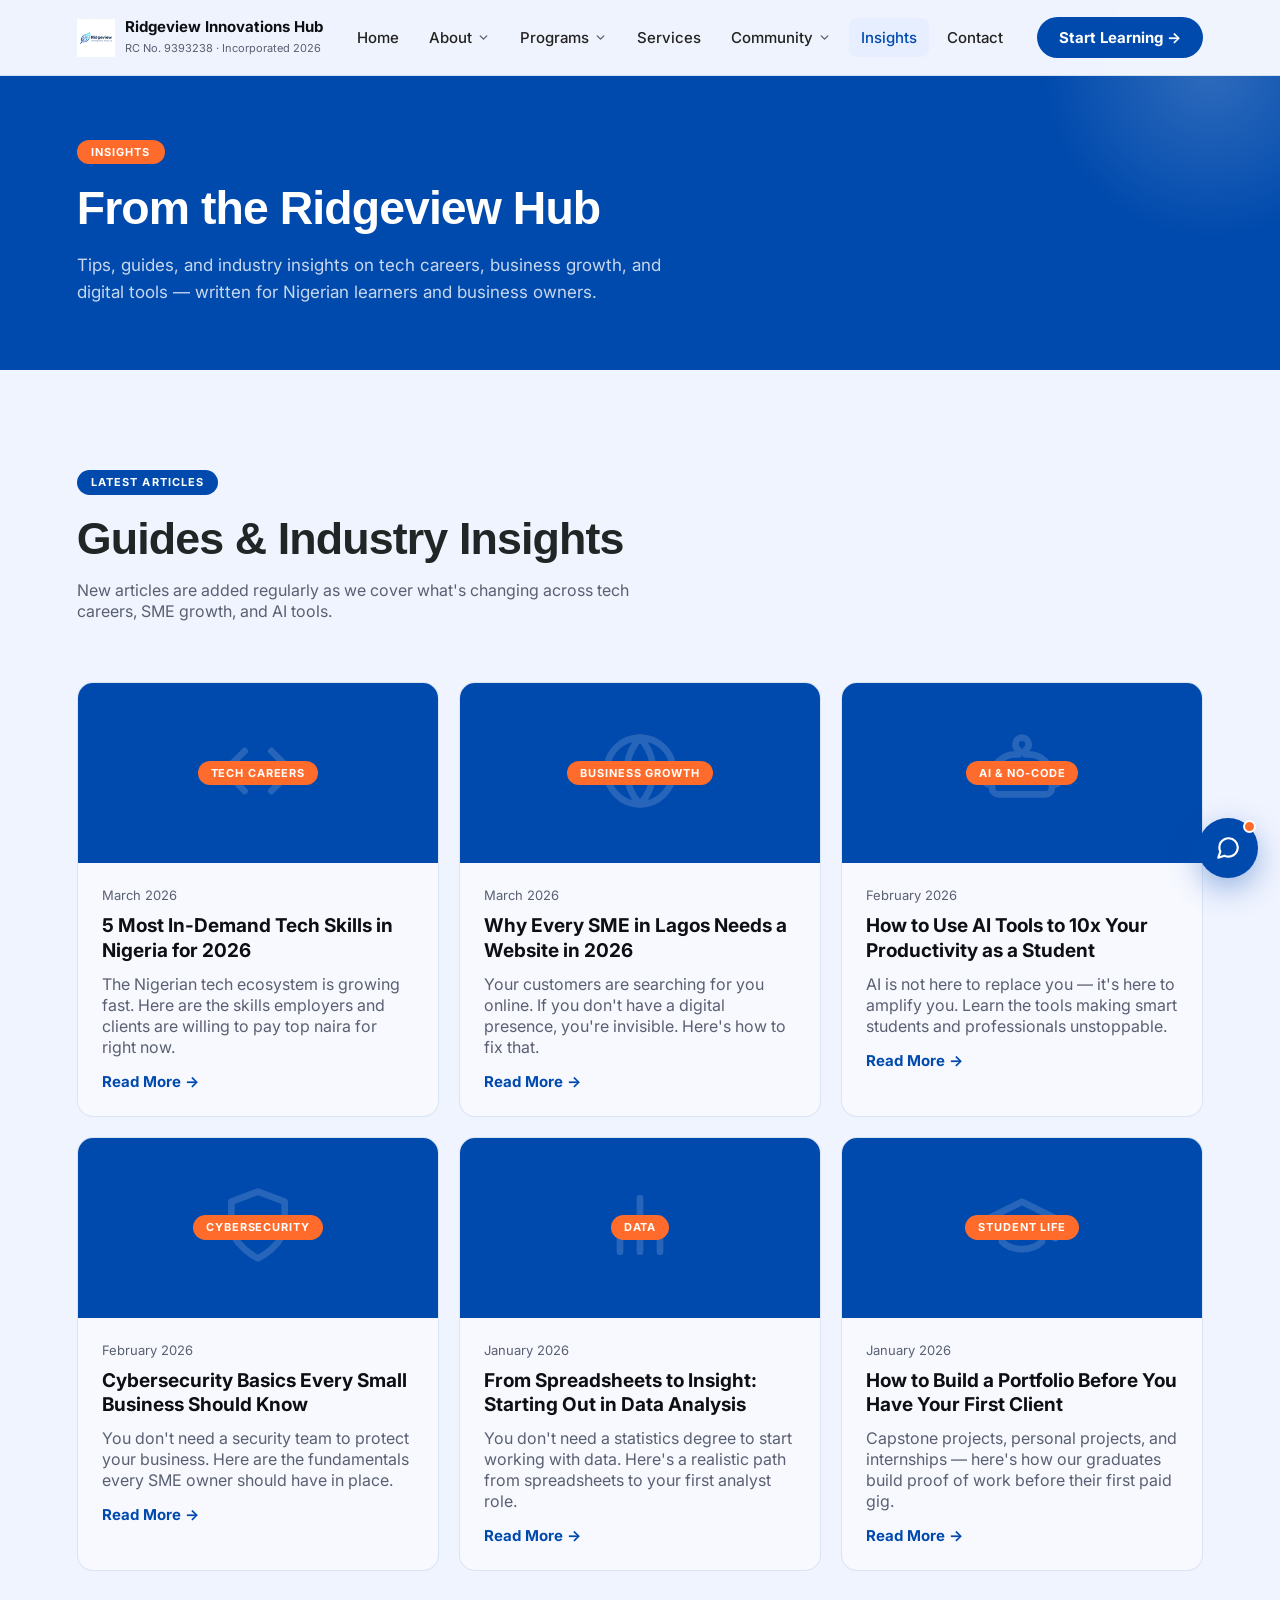
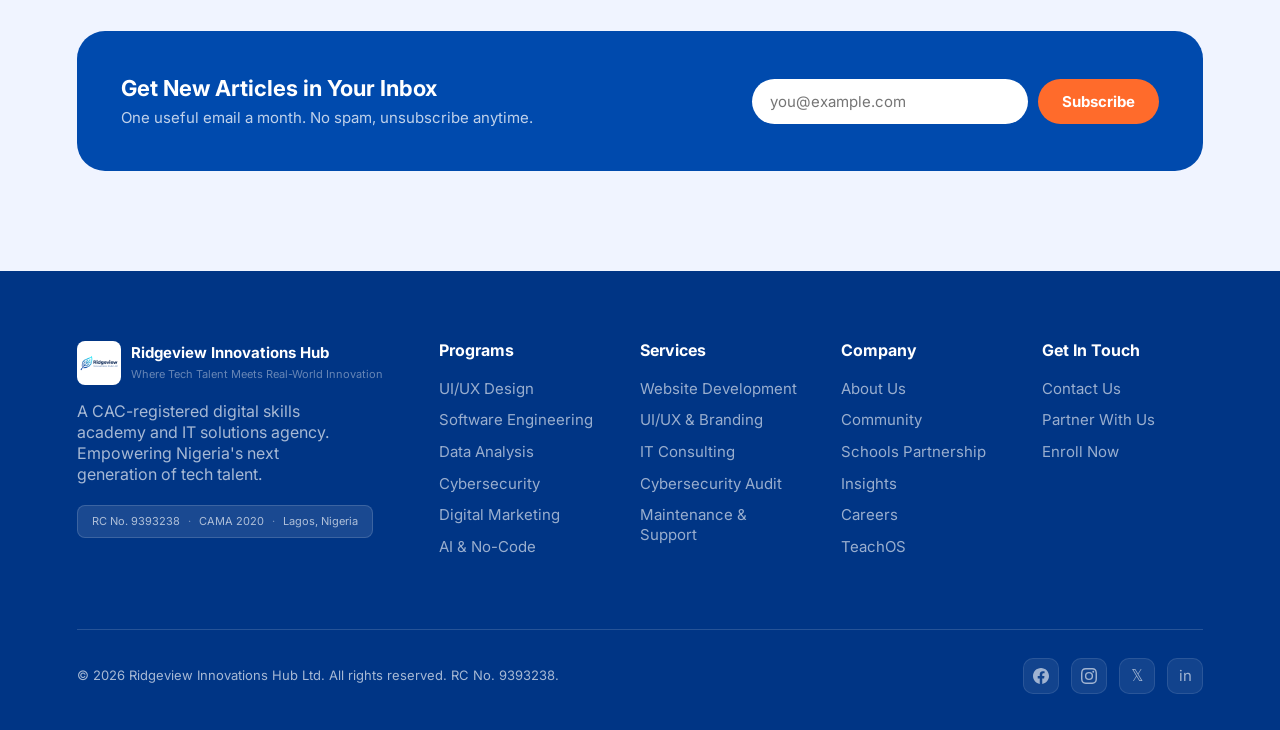
<file: blog.html>
<!DOCTYPE html>
<html lang="en">
<head>
    <meta charset="UTF-8">
    <meta name="viewport" content="width=device-width, initial-scale=1.0">

    <!-- Primary SEO -->
    <title>Insights | Ridgeview Innovations Hub Ltd</title>
    <meta name="description" content="Explore expert insights from Ridgeview Innovations Hub Ltd on technology, artificial intelligence, cybersecurity, software development, digital transformation, business growth, career development, and emerging tech trends.">
    <meta name="robots" content="index, follow">

    <!-- Canonical URL -->
    <link rel="canonical" href="https://ridgeviewinnovations.com/blog">

    <!-- Open Graph -->
    <meta property="og:type" content="website">
    <meta property="og:site_name" content="Ridgeview Innovations Hub Ltd">
    <meta property="og:title" content="Insights | Ridgeview Innovations Hub Ltd">
    <meta property="og:description" content="Discover expert articles on AI, cybersecurity, software development, digital transformation, tech careers, and business growth.">
    <meta property="og:url" content="https://ridgeviewinnovations.com/blog">
    <meta property="og:image" content="https://ridgeviewinnovations.com/Neural%20Leaf.png">

    <!-- Twitter Card -->
    <meta name="twitter:card" content="summary_large_image">
    <meta name="twitter:title" content="Insights | Ridgeview Innovations Hub Ltd">
    <meta name="twitter:description" content="Discover expert articles on AI, cybersecurity, software development, digital transformation, tech careers, and business growth.">
    <meta name="twitter:image" content="https://ridgeviewinnovations.com/Neural%20Leaf.png">

    <!-- Performance -->
    <link rel="preconnect" href="https://fonts.googleapis.com">

    <!-- Fonts -->
    <link href="https://fonts.googleapis.com/css2?family=Inter:wght@400;500;600;700;800&family=Syne:wght@700;800&display=swap" rel="stylesheet">
    <link href="https://api.fontshare.com/v2/css?f[]=satoshi@800,700&display=swap" rel="stylesheet">

    <!-- Styles -->
    <link rel="stylesheet" href="assets/shared.css">
</head>
<body>
<nav id="navbar">
  <a href="./" class="logo">
    <img src="Neural Leaf.png" width="128" height="128" alt="Ridgeview Innovations Hub" class="logo-img"/>
    <div class="ltext">
      <strong>Ridgeview Innovations Hub</strong>
      <small>RC No. 9393238 · Incorporated 2026</small>
    </div>
  </a>
  <ul class="nav-links"><li><a href="./" data-nav="index.html" class="">Home</a></li><li><a href="about" data-nav="about.html" class="">About <svg class="chev" xmlns="http://www.w3.org/2000/svg" width="13" height="13" viewBox="0 0 24 24" fill="none" stroke="currentColor" stroke-width="2.5" stroke-linecap="round" stroke-linejoin="round"><polyline points="6 9 12 15 18 9"/></svg></a><div class="dropdown"><a href="about">About Us</a><a href="careers">Careers</a><a href="teachos">TeachOS</a></div></li><li><a href="programs" data-nav="programs.html" class="">Programs <svg class="chev" xmlns="http://www.w3.org/2000/svg" width="13" height="13" viewBox="0 0 24 24" fill="none" stroke="currentColor" stroke-width="2.5" stroke-linecap="round" stroke-linejoin="round"><polyline points="6 9 12 15 18 9"/></svg></a><div class="dropdown"><a href="programs#uiux">UI/UX Design</a><a href="programs#swe">Software Engineering</a><a href="programs#data">Data Analysis</a><a href="programs#cyber">Cybersecurity</a><a href="programs#marketing">Digital Marketing</a><a href="programs#ai">AI Tools & No-Code</a><a href="programs" class="dd-view-all">View All Programs</a></div></li><li><a href="services" data-nav="services.html" class="">Services</a></li><li><a href="community" data-nav="community.html" class="">Community <svg class="chev" xmlns="http://www.w3.org/2000/svg" width="13" height="13" viewBox="0 0 24 24" fill="none" stroke="currentColor" stroke-width="2.5" stroke-linecap="round" stroke-linejoin="round"><polyline points="6 9 12 15 18 9"/></svg></a><div class="dropdown"><a href="community">Community</a><a href="schools-partnership">Schools Partnership</a></div></li><li><a href="blog" data-nav="blog.html" class="active">Insights</a></li><li><a href="contact" data-nav="contact.html" class="">Contact</a></li></ul>
  <a href="programs" class="nav-cta">Start Learning →</a>
  <button class="hamburger" onclick="toggleMenu()" aria-label="Menu">
    <span></span><span></span><span></span>
  </button>
</nav>
<div class="mobile-menu" id="mobileMenu">
  <a href="./" onclick="toggleMenu()">Home</a><a href="about" onclick="toggleMenu()">About</a><a class="mm-sub" href="about" onclick="toggleMenu()">About Us</a><a class="mm-sub" href="careers" onclick="toggleMenu()">Careers</a><a class="mm-sub" href="teachos" onclick="toggleMenu()">TeachOS</a><a href="programs" onclick="toggleMenu()">Programs</a><a class="mm-sub" href="programs#uiux" onclick="toggleMenu()">UI/UX Design</a><a class="mm-sub" href="programs#swe" onclick="toggleMenu()">Software Engineering</a><a class="mm-sub" href="programs#data" onclick="toggleMenu()">Data Analysis</a><a class="mm-sub" href="programs#cyber" onclick="toggleMenu()">Cybersecurity</a><a class="mm-sub" href="programs#marketing" onclick="toggleMenu()">Digital Marketing</a><a class="mm-sub" href="programs#ai" onclick="toggleMenu()">AI Tools & No-Code</a><a href="services" onclick="toggleMenu()">Services</a><a href="community" onclick="toggleMenu()">Community</a><a class="mm-sub" href="community" onclick="toggleMenu()">Community</a><a class="mm-sub" href="schools-partnership" onclick="toggleMenu()">Schools Partnership</a><a href="blog" onclick="toggleMenu()">Insights</a><a href="contact" onclick="toggleMenu()">Contact</a>
  <a href="programs" class="nav-cta" onclick="toggleMenu()">Start Learning →</a>
</div>

<main>
<div class="page-header">
  <!--<div class="breadcrumb"><a href="./">Home</a> <span>/</span> <span>Insights</span></div> -->
  <div class="stag">Insights</div>
  <h1>From the Ridgeview Hub</h1>
  <p>Tips, guides, and industry insights on tech careers, business growth, and digital tools — written for Nigerian learners and business owners.</p>
</div>

<section class="blog-section" style="padding-top:100px">
  <div class="sh">
    <div class="stag">Latest Articles</div>
    <h2 class="stitle">Guides &amp; Industry Insights</h2>
    <p class="ssub">New articles are added regularly as we cover what's changing across tech careers, SME growth, and AI tools.</p>
  </div>
  <div class="blog-grid">
    
  <div class="bc fade-up">
    <div class="bthumb"><div class="bico"><svg xmlns="http://www.w3.org/2000/svg" width="60" height="60" viewBox="0 0 24 24" fill="none" stroke="currentColor" stroke-width="2" stroke-linecap="round" stroke-linejoin="round"><polyline points="16 18 22 12 16 6"/><polyline points="8 6 2 12 8 18"/></svg></div><div class="blabel">TECH CAREERS</div></div>
    <div class="bcontent">
      <div class="bdate">March 2026</div>
      <h3>5 Most In-Demand Tech Skills in Nigeria for 2026</h3>
      <p>The Nigerian tech ecosystem is growing fast. Here are the skills employers and clients are willing to pay top naira for right now.</p>
      <a href="https://businessday.ng/technology/article/top-six-tech-skills-nigerians-need-to-stay-relevant-in-2026/" target="_blank" rel="noopener" class="blink">Read More →</a>
    </div>
  </div>
    
  <div class="bc fade-up">
    <div class="bthumb"><div class="bico"><svg xmlns="http://www.w3.org/2000/svg" width="60" height="60" viewBox="0 0 24 24" fill="none" stroke="currentColor" stroke-width="2" stroke-linecap="round" stroke-linejoin="round"><circle cx="12" cy="12" r="10"/><line x1="2" y1="12" x2="22" y2="12"/><path d="M12 2a15.3 15.3 0 0 1 4 10 15.3 15.3 0 0 1-4 10 15.3 15.3 0 0 1-4-10 15.3 15.3 0 0 1 4-10z"/></svg></div><div class="blabel">BUSINESS GROWTH</div></div>
    <div class="bcontent">
      <div class="bdate">March 2026</div>
      <h3>Why Every SME in Lagos Needs a Website in 2026</h3>
      <p>Your customers are searching for you online. If you don't have a digital presence, you're invisible. Here's how to fix that.</p>
      <a href="https://blog.geeksvillage.com/why-every-nigerian-bussiness-needs-a-website/" target="_blank" rel="noopener" class="blink">Read More →</a>
    </div>
  </div>
    
  <div class="bc fade-up">
    <div class="bthumb"><div class="bico"><svg xmlns="http://www.w3.org/2000/svg" width="60" height="60" viewBox="0 0 24 24" fill="none" stroke="currentColor" stroke-width="2" stroke-linecap="round" stroke-linejoin="round"><path d="M12 2a2 2 0 0 1 2 2c0 .74-.4 1.39-1 1.73V7h1a7 7 0 0 1 7 7h1a1 1 0 0 1 0 2h-1v1a2 2 0 0 1-2 2H5a2 2 0 0 1-2-2v-1H2a1 1 0 0 1 0-2h1a7 7 0 0 1 7-7h1V5.73A2 2 0 0 1 10 4a2 2 0 0 1 2-2z"/><path d="M7.5 14a.5.5 0 1 0 0-1 .5.5 0 0 0 0 1"/><path d="M16.5 14a.5.5 0 1 0 0-1 .5.5 0 0 0 0 1"/></svg></div><div class="blabel">AI & NO-CODE</div></div>
    <div class="bcontent">
      <div class="bdate">February 2026</div>
      <h3>How to Use AI Tools to 10x Your Productivity as a Student</h3>
      <p>AI is not here to replace you — it's here to amplify you. Learn the tools making smart students and professionals unstoppable.</p>
      <a href="https://nexasphere.io/blog/best-ai-productivity-tools-students-2026" target="_blank" rel="noopener" class="blink">Read More →</a>
    </div>
  </div>
    
  <div class="bc fade-up">
    <div class="bthumb"><div class="bico"><svg xmlns="http://www.w3.org/2000/svg" width="60" height="60" viewBox="0 0 24 24" fill="none" stroke="currentColor" stroke-width="2" stroke-linecap="round" stroke-linejoin="round"><path d="M12 22s8-4 8-10V5l-8-3-8 3v7c0 6 8 10 8 10z"/></svg></div><div class="blabel">CYBERSECURITY</div></div>
    <div class="bcontent">
      <div class="bdate">February 2026</div>
      <h3>Cybersecurity Basics Every Small Business Should Know</h3>
      <p>You don't need a security team to protect your business. Here are the fundamentals every SME owner should have in place.</p>
      <a href="https://www.ftc.gov/business-guidance/small-businesses/cybersecurity/basics" target="_blank" rel="noopener" class="blink">Read More →</a>
    </div>
  </div>
    
  <div class="bc fade-up">
    <div class="bthumb"><div class="bico"><svg xmlns="http://www.w3.org/2000/svg" width="60" height="60" viewBox="0 0 24 24" fill="none" stroke="currentColor" stroke-width="2" stroke-linecap="round" stroke-linejoin="round"><line x1="18" y1="20" x2="18" y2="10"/><line x1="12" y1="20" x2="12" y2="4"/><line x1="6" y1="20" x2="6" y2="14"/></svg></div><div class="blabel">DATA</div></div>
    <div class="bcontent">
      <div class="bdate">January 2026</div>
      <h3>From Spreadsheets to Insight: Starting Out in Data Analysis</h3>
      <p>You don't need a statistics degree to start working with data. Here's a realistic path from spreadsheets to your first analyst role.</p>
      <a href="https://brainstation.io/career-guides/how-to-become-a-data-analyst" target="_blank" rel="noopener" class="blink">Read More →</a>
    </div>
  </div>
    
  <div class="bc fade-up">
    <div class="bthumb"><div class="bico"><svg xmlns="http://www.w3.org/2000/svg" width="60" height="60" viewBox="0 0 24 24" fill="none" stroke="currentColor" stroke-width="2" stroke-linecap="round" stroke-linejoin="round"><path d="M22 10v6M2 10l10-5 10 5-10 5z"/><path d="M6 12v5c3 3 9 3 12 0v-5"/></svg></div><div class="blabel">STUDENT LIFE</div></div>
    <div class="bcontent">
      <div class="bdate">January 2026</div>
      <h3>How to Build a Portfolio Before You Have Your First Client</h3>
      <p>Capstone projects, personal projects, and internships — here's how our graduates build proof of work before their first paid gig.</p>
      <a href="https://fueler.io/blog/how-to-build-a-freelance-portfolio-with-no-experience" target="_blank" rel="noopener" class="blink">Read More →</a>
    </div>
  </div>
  </div>

  <div class="newsletter-box fade-up">
    <div>
      <h3>Get New Articles in Your Inbox</h3>
      <p>One useful email a month. No spam, unsubscribe anytime.</p>
    </div>
    <form class="newsletter-form" onsubmit="event.preventDefault(); submitNewsletter(this)">
      <input type="email" name="email" placeholder="you@example.com" required/>
      <button type="submit">Subscribe</button>
    </form>
  </div>
</section>

</main>

<footer>
  <div class="fg-grid">
    <div class="fbrand">
      <a href="./" class="logo" style="margin-bottom:16px;display:flex;align-items:center;gap:10px">
        <img src="Neural Leaf.png" width="128" height="128" alt="Ridgeview Innovations Hub" class="logo-img-footer"/>
        <div class="ltext">
          <strong style="color:#fff;font-family:var(--font-body);font-size:15px;font-weight:700;display:block">Ridgeview Innovations Hub</strong>
          <small style="color:rgba(255,255,255,.4);font-size:11px">Where Tech Talent Meets Real-World Innovation</small>
        </div>
      </a>
      <p>A CAC-registered digital skills academy and IT solutions agency. Empowering Nigeria's next generation of tech talent.</p>
      <div class="freg">RC No. 9393238 <span>·</span> CAMA 2020 <span>·</span> Lagos, Nigeria</div>
    </div>
    <div class="fcol">
      <h5>Programs</h5>
      <a href="programs#uiux">UI/UX Design</a>
      <a href="programs#swe">Software Engineering</a>
      <a href="programs#data">Data Analysis</a>
      <a href="programs#cyber">Cybersecurity</a>
      <a href="programs#marketing">Digital Marketing</a>
      <a href="programs#ai">AI &amp; No-Code</a>
    </div>
    <div class="fcol">
      <h5>Services</h5>
      <a href="services#web">Website Development</a>
      <a href="services#design">UI/UX &amp; Branding</a>
      <a href="services#security">IT Consulting</a>
      <a href="services#security">Cybersecurity Audit</a>
      <a href="services#support">Maintenance &amp; Support</a>
    </div>
    <div class="fcol">
      <h5>Company</h5>
      <a href="about">About Us</a>
      <a href="community">Community</a>
      <a href="schools-partnership">Schools Partnership</a>
      <a href="blog">Insights</a>
      <a href="careers">Careers</a>
      <a href="teachos" title="TeachOS: AI lesson notes for Nigerian teachers">TeachOS</a>
    </div>
    <div class="fcol">
      <h5>Get In Touch</h5>
      <a href="contact">Contact Us</a>
      <a href="contact">Partner With Us</a>
      <a href="programs">Enroll Now</a>
    </div>
  </div>
  <div class="fbot">
    <p>© 2026 Ridgeview Innovations Hub Ltd. All rights reserved. RC No. 9393238.</p>
    <div class="socials">
      <a href="https://www.facebook.com/share/185Uu96pCo/" target="_blank" rel="noopener" class="slink" title="Facebook">
        <svg viewBox="0 0 24 24"><path d="M24 12.073C24 5.405 18.627 0 12 0S0 5.405 0 12.073C0 18.1 4.388 23.094 10.125 24v-8.437H7.078v-3.49h3.047V9.41c0-3.025 1.792-4.697 4.533-4.697 1.312 0 2.686.236 2.686.236v2.97h-1.513c-1.491 0-1.956.93-1.956 1.886v2.268h3.328l-.532 3.49h-2.796V24C19.612 23.094 24 18.1 24 12.073z"/></svg>
      </a>
      <a href="https://www.instagram.com/ridgeview_innovations_hub?igsh=MnhsZ2s3M3ppMG14" target="_blank" rel="noopener" class="slink" title="Instagram">
        <svg viewBox="0 0 24 24"><path d="M12 2.163c3.204 0 3.584.012 4.85.07 3.252.148 4.771 1.691 4.919 4.919.058 1.265.069 1.645.069 4.849 0 3.205-.012 3.584-.069 4.849-.149 3.225-1.664 4.771-4.919 4.919-1.266.058-1.644.07-4.85.07-3.204 0-3.584-.012-4.849-.07-3.26-.149-4.771-1.699-4.919-4.92-.058-1.265-.07-1.644-.07-4.849 0-3.204.013-3.583.07-4.849.149-3.227 1.664-4.771 4.919-4.919 1.266-.057 1.645-.069 4.849-.069zM12 0C8.741 0 8.333.014 7.053.072 2.695.272.273 2.69.073 7.052.014 8.333 0 8.741 0 12c0 3.259.014 3.668.072 4.948.2 4.358 2.618 6.78 6.98 6.98C8.333 23.986 8.741 24 12 24c3.259 0 3.668-.014 4.948-.072 4.354-.2 6.782-2.618 6.979-6.98.059-1.28.073-1.689.073-4.948 0-3.259-.014-3.667-.072-4.947-.196-4.354-2.617-6.78-6.979-6.98C15.668.014 15.259 0 12 0zm0 5.838a6.162 6.162 0 100 12.324 6.162 6.162 0 000-12.324zM12 16a4 4 0 110-8 4 4 0 010 8zm6.406-11.845a1.44 1.44 0 100 2.881 1.44 1.44 0 000-2.881z"/></svg>
      </a>
      <a href="https://x.com/RidgeviewHub" target="_blank" rel="noopener" class="slink" title="X (Twitter)">𝕏</a>
      <a href="https://www.linkedin.com/company/ridgeview-innovations-hub/" target="_blank" rel="noopener" class="slink" title="LinkedIn">in</a>
    </div>
  </div>
</footer><script src="assets/shared.js"></script>
</body>
</html>
</file>
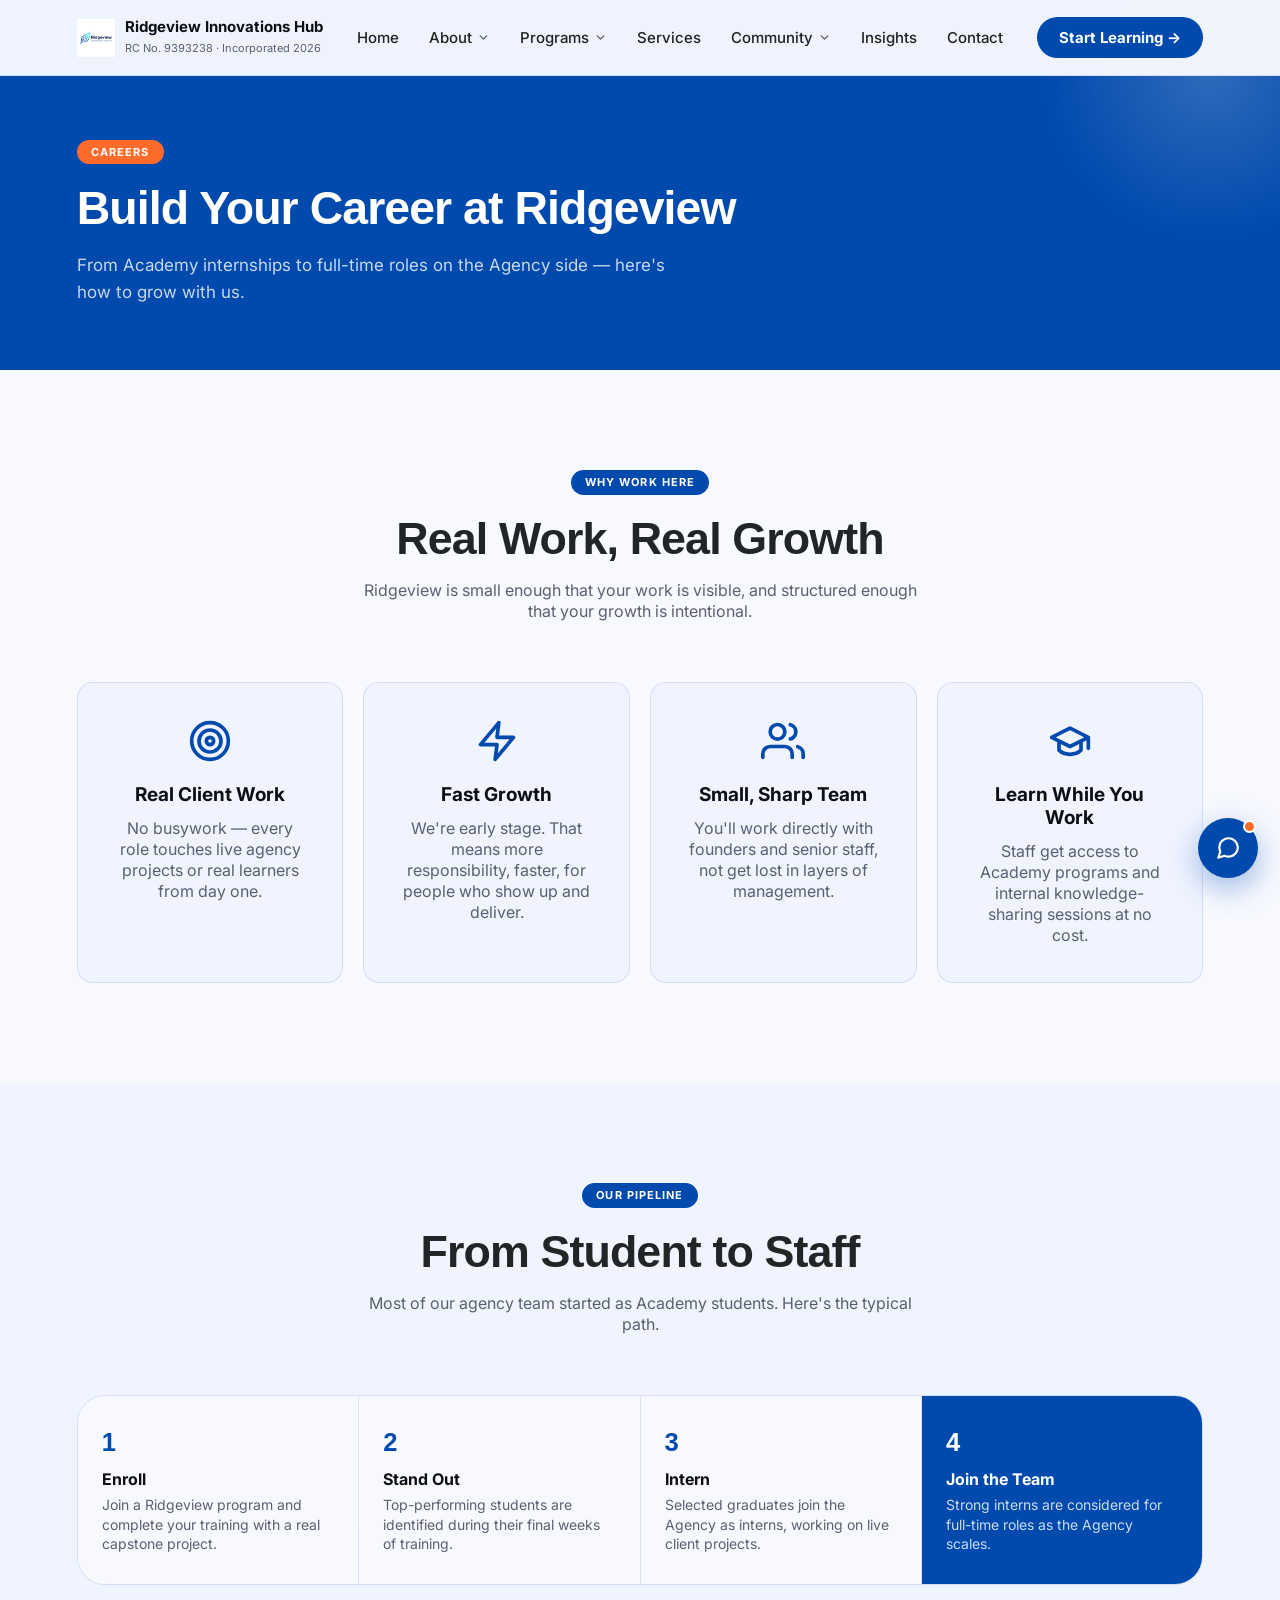
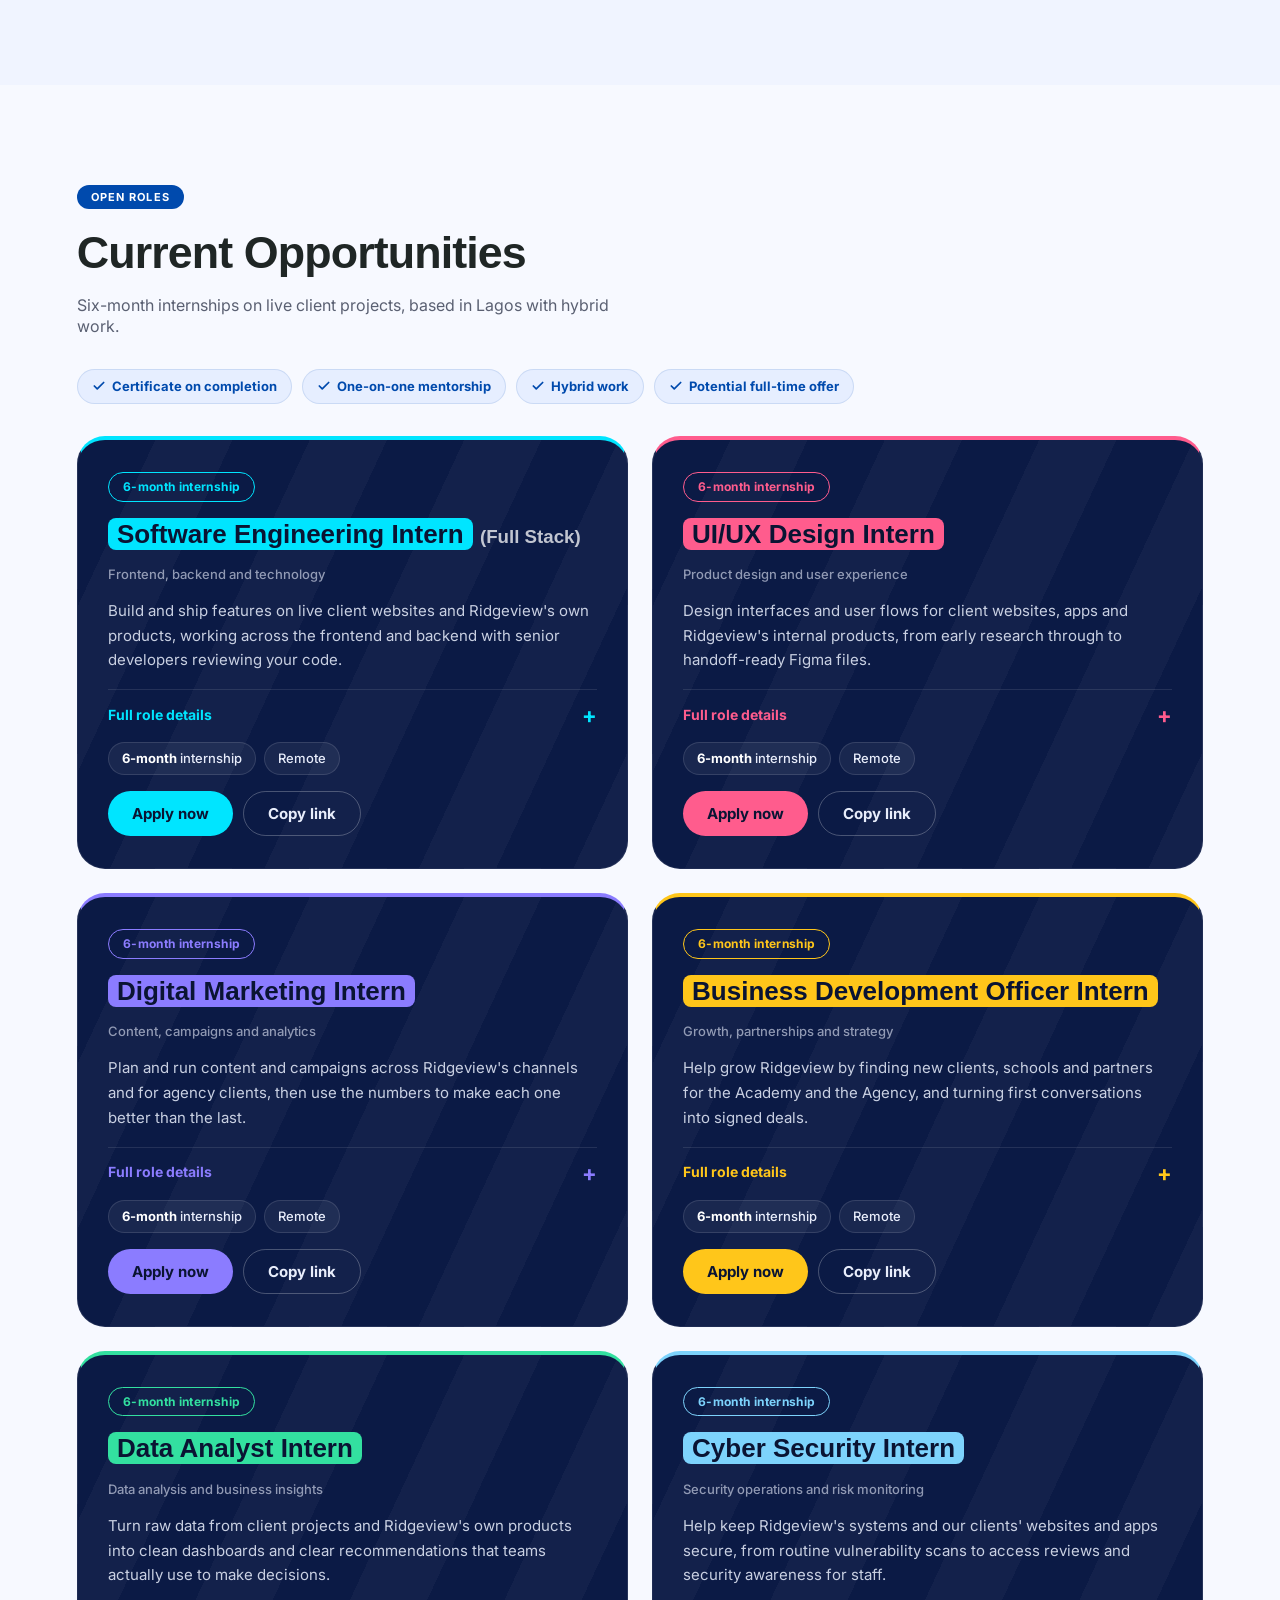
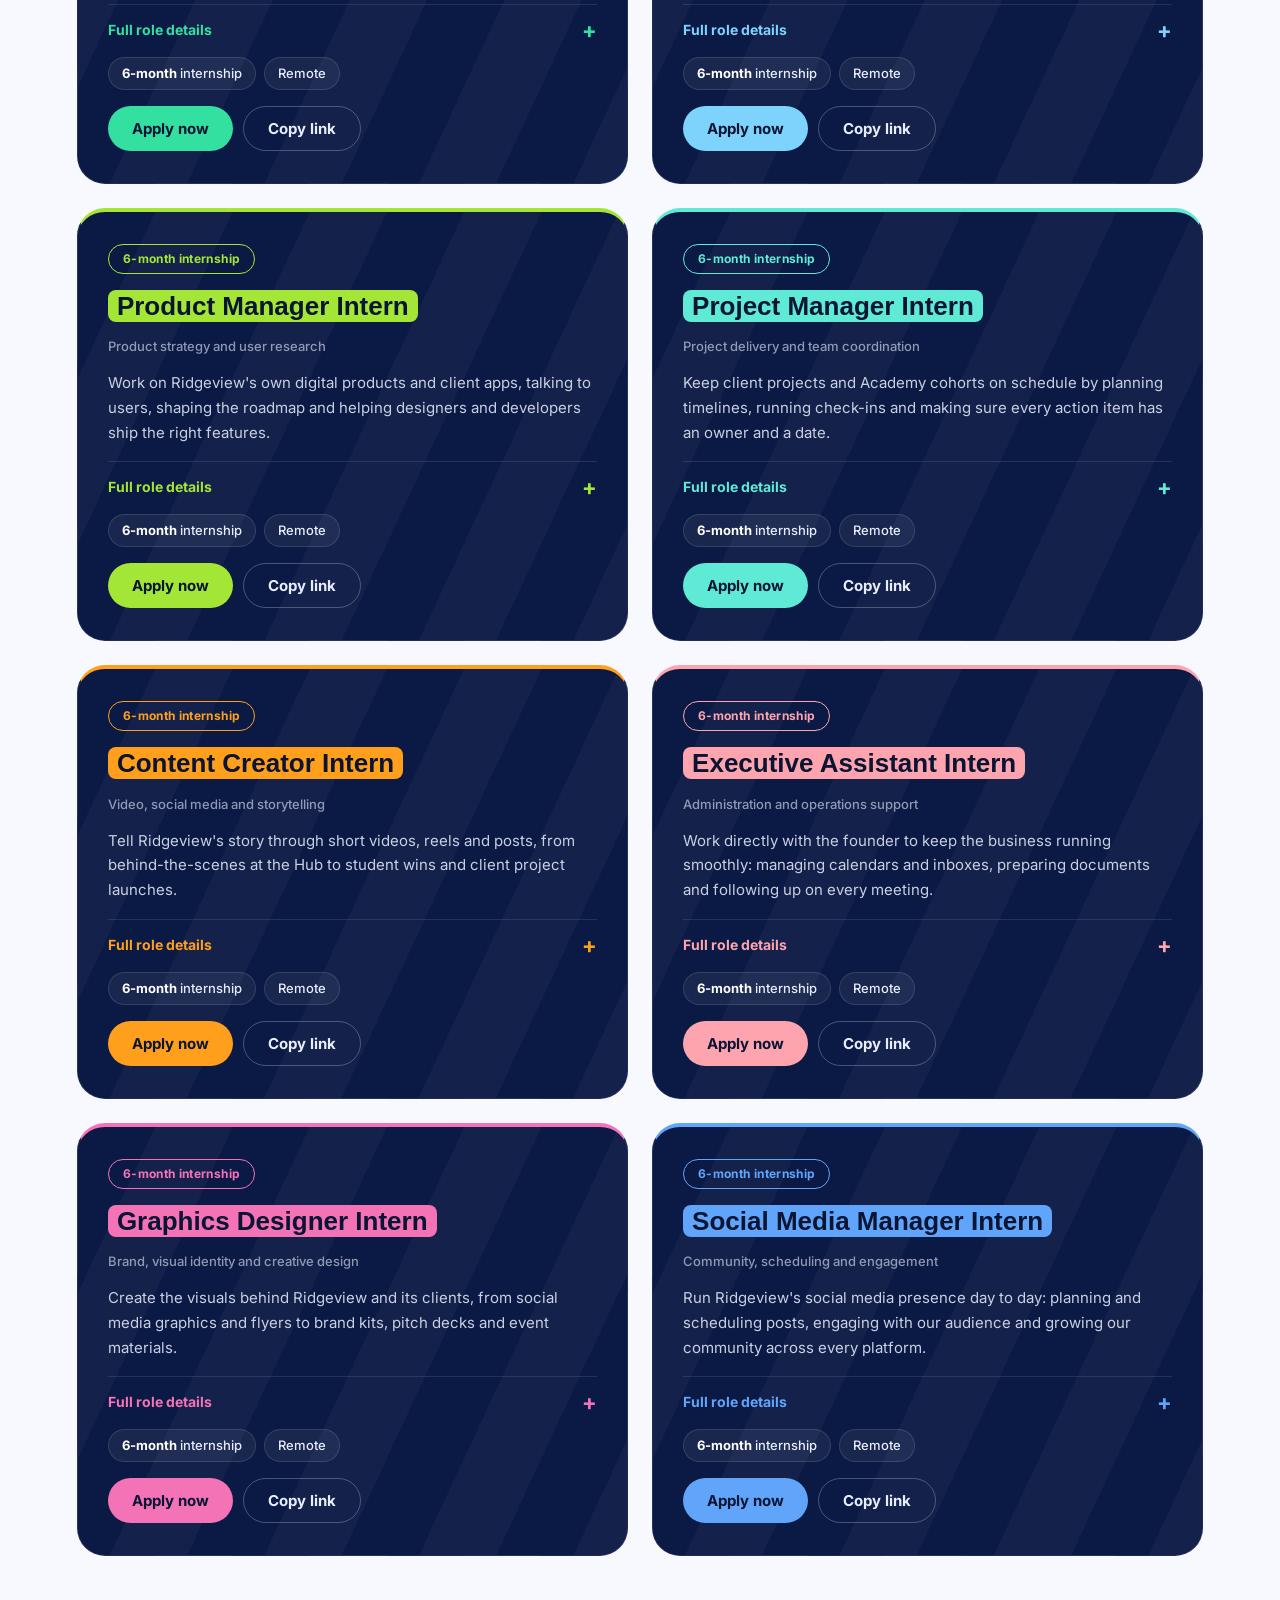
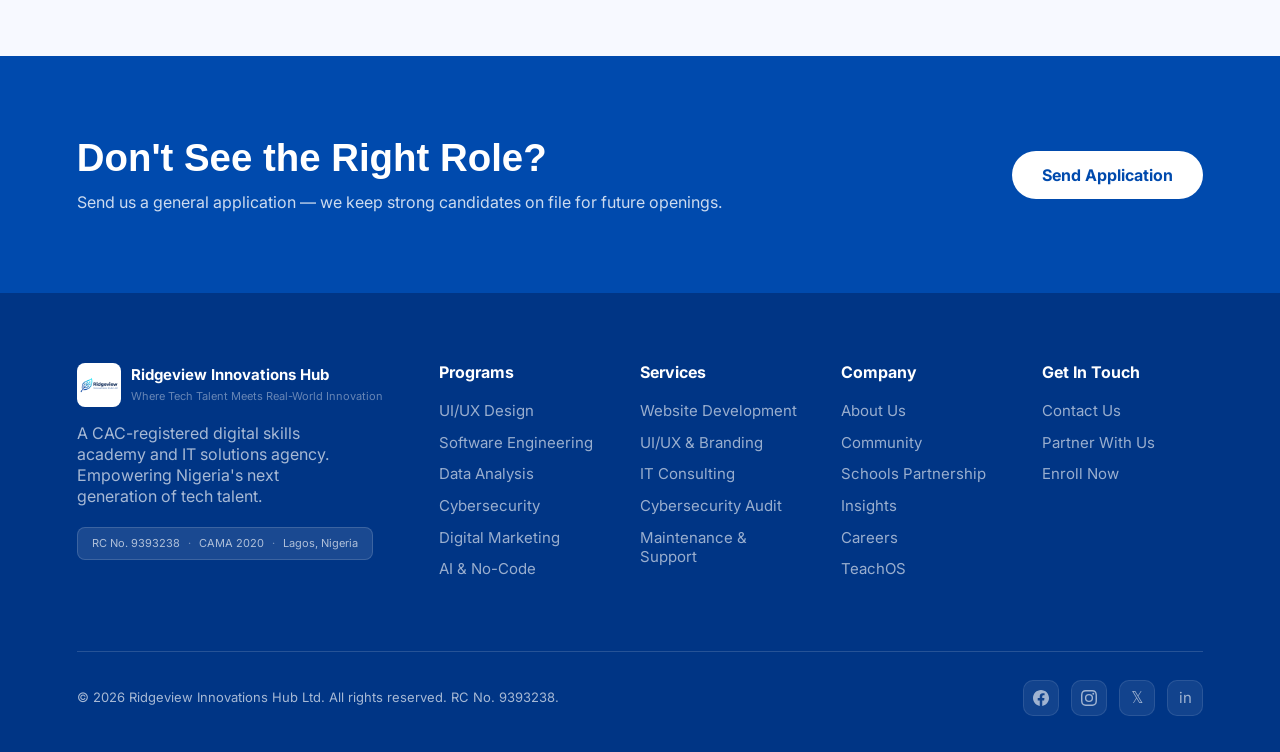
<file: careers.html>
<!DOCTYPE html>
<html lang="en">
<head>
    <meta charset="UTF-8">
    <meta name="viewport" content="width=device-width, initial-scale=1.0">

    <!-- Primary SEO -->
    <title>Careers &amp; Internships in Lagos | Ridgeview Innovations Hub</title>
    <meta name="description" content="Now hiring 6-month hybrid tech internships in Lagos: Data Analyst, Cyber Security, Product Manager, Project Manager, Content Creator, Executive Assistant, Software Engineering, UI/UX and more.">
    <meta name="keywords" content="tech internships Lagos, data analyst intern Nigeria, cybersecurity internship Lagos, product manager intern, project manager intern, content creator internship, executive assistant intern, Ridgeview Innovations Hub careers">
    <meta name="author" content="Ridgeview Innovations Hub Ltd">
    <meta name="robots" content="index, follow">

    <!-- Canonical URL -->
    <link rel="canonical" href="https://ridgeviewinnovations.com/careers">

    <!-- Open Graph -->
    <meta property="og:type" content="website">
    <meta property="og:site_name" content="Ridgeview Innovations Hub Ltd">
    <meta property="og:title" content="We're Hiring: 6-Month Tech Internships | Ridgeview Innovations Hub">
    <meta property="og:description" content="Data Analyst, Cyber Security, Product Manager, Project Manager, Content Creator and Executive Assistant internships, plus engineering, design and marketing roles. Hybrid, Lagos. Apply online.">
    <meta property="og:url" content="https://ridgeviewinnovations.com/careers">
    <meta property="og:image" content="https://ridgeviewinnovations.com/Neural%20Leaf.png">

    <!-- Twitter Card -->
    <meta name="twitter:card" content="summary_large_image">
    <meta name="twitter:title" content="We're Hiring: 6-Month Tech Internships | Ridgeview Innovations Hub">
    <meta name="twitter:description" content="Data Analyst, Cyber Security, Product Manager, Project Manager, Content Creator and Executive Assistant internships, plus engineering, design and marketing roles. Hybrid, Lagos. Apply online.">
    <meta name="twitter:image" content="https://ridgeviewinnovations.com/Neural%20Leaf.png">

    <!-- Performance -->
    <link rel="preconnect" href="https://fonts.googleapis.com">

    <!-- Fonts -->
    <link href="https://fonts.googleapis.com/css2?family=Inter:wght@400;500;600;700;800&family=Syne:wght@700;800&display=swap" rel="stylesheet">
    <link href="https://api.fontshare.com/v2/css?f[]=satoshi@800,700&display=swap" rel="stylesheet">

    <!-- Styles -->
    <link rel="stylesheet" href="assets/shared.css">
</head>
<body>
<nav id="navbar">
  <a href="./" class="logo">
    <img src="Neural Leaf.png" alt="Ridgeview Innovations Hub" class="logo-img"/>
    <div class="ltext">
      <strong>Ridgeview Innovations Hub</strong>
      <small>RC No. 9393238 · Incorporated 2026</small>
    </div>
  </a>
  <ul class="nav-links"><li><a href="./" data-nav="index.html" class="">Home</a></li><li><a href="about" data-nav="about.html" class="">About <svg class="chev" xmlns="http://www.w3.org/2000/svg" width="13" height="13" viewBox="0 0 24 24" fill="none" stroke="currentColor" stroke-width="2.5" stroke-linecap="round" stroke-linejoin="round"><polyline points="6 9 12 15 18 9"/></svg></a><div class="dropdown"><a href="about">About Us</a><a href="careers">Careers</a><a href="teachos">TeachOS</a></div></li><li><a href="programs" data-nav="programs.html" class="">Programs <svg class="chev" xmlns="http://www.w3.org/2000/svg" width="13" height="13" viewBox="0 0 24 24" fill="none" stroke="currentColor" stroke-width="2.5" stroke-linecap="round" stroke-linejoin="round"><polyline points="6 9 12 15 18 9"/></svg></a><div class="dropdown"><a href="programs#uiux">UI/UX Design</a><a href="programs#swe">Software Engineering</a><a href="programs#data">Data Analysis</a><a href="programs#cyber">Cybersecurity</a><a href="programs#marketing">Digital Marketing</a><a href="programs#ai">AI Tools & No-Code</a><a href="programs" class="dd-view-all">View All Programs</a></div></li><li><a href="services" data-nav="services.html" class="">Services</a></li><li><a href="community" data-nav="community.html" class="">Community <svg class="chev" xmlns="http://www.w3.org/2000/svg" width="13" height="13" viewBox="0 0 24 24" fill="none" stroke="currentColor" stroke-width="2.5" stroke-linecap="round" stroke-linejoin="round"><polyline points="6 9 12 15 18 9"/></svg></a><div class="dropdown"><a href="community">Community</a><a href="schools-partnership">Schools Partnership</a></div></li><li><a href="blog" data-nav="blog.html" class="">Insights</a></li><li><a href="contact" data-nav="contact.html" class="">Contact</a></li></ul>
  <a href="programs" class="nav-cta">Start Learning →</a>
  <button class="hamburger" onclick="toggleMenu()" aria-label="Menu">
    <span></span><span></span><span></span>
  </button>
</nav>
<div class="mobile-menu" id="mobileMenu">
  <a href="./" onclick="toggleMenu()">Home</a><a href="about" onclick="toggleMenu()">About</a><a class="mm-sub" href="about" onclick="toggleMenu()">About Us</a><a class="mm-sub" href="careers" onclick="toggleMenu()">Careers</a><a class="mm-sub" href="teachos" onclick="toggleMenu()">TeachOS</a><a href="programs" onclick="toggleMenu()">Programs</a><a class="mm-sub" href="programs#uiux" onclick="toggleMenu()">UI/UX Design</a><a class="mm-sub" href="programs#swe" onclick="toggleMenu()">Software Engineering</a><a class="mm-sub" href="programs#data" onclick="toggleMenu()">Data Analysis</a><a class="mm-sub" href="programs#cyber" onclick="toggleMenu()">Cybersecurity</a><a class="mm-sub" href="programs#marketing" onclick="toggleMenu()">Digital Marketing</a><a class="mm-sub" href="programs#ai" onclick="toggleMenu()">AI Tools & No-Code</a><a href="services" onclick="toggleMenu()">Services</a><a href="community" onclick="toggleMenu()">Community</a><a class="mm-sub" href="community" onclick="toggleMenu()">Community</a><a class="mm-sub" href="schools-partnership" onclick="toggleMenu()">Schools Partnership</a><a href="blog" onclick="toggleMenu()">Insights</a><a href="contact" onclick="toggleMenu()">Contact</a>
  <a href="programs" class="nav-cta" onclick="toggleMenu()">Start Learning →</a>
</div>

<div class="page-header">
  <!--<div class="breadcrumb"><a href="./">Home</a> <span>/</span> <span>Careers</span></div>-->
  <div class="stag">Careers</div>
  <h1>Build Your Career at Ridgeview</h1>
  <p>From Academy internships to full-time roles on the Agency side — here's how to grow with us.</p>
</div>

<!-- VALUES -->
<section style="padding-top:100px">
  <div class="sh c">
    <div class="stag">Why Work Here</div>
    <h2 class="stitle">Real Work, Real Growth</h2>
    <p class="ssub">Ridgeview is small enough that your work is visible, and structured enough that your growth is intentional.</p>
  </div>
  <div class="careers-values">
    <div class="cc fade-up"><span class="cico"><svg xmlns="http://www.w3.org/2000/svg" width="44" height="44" viewBox="0 0 24 24" fill="none" stroke="currentColor" stroke-width="2" stroke-linecap="round" stroke-linejoin="round"><circle cx="12" cy="12" r="10"/><circle cx="12" cy="12" r="6"/><circle cx="12" cy="12" r="2"/></svg></span><h3>Real Client Work</h3><p>No busywork — every role touches live agency projects or real learners from day one.</p></div>
    <div class="cc fade-up"><span class="cico"><svg xmlns="http://www.w3.org/2000/svg" width="44" height="44" viewBox="0 0 24 24" fill="none" stroke="currentColor" stroke-width="2" stroke-linecap="round" stroke-linejoin="round"><polygon points="13 2 3 14 12 14 11 22 21 10 12 10 13 2"/></svg></span><h3>Fast Growth</h3><p>We're early stage. That means more responsibility, faster, for people who show up and deliver.</p></div>
    <div class="cc fade-up"><span class="cico"><svg xmlns="http://www.w3.org/2000/svg" width="44" height="44" viewBox="0 0 24 24" fill="none" stroke="currentColor" stroke-width="2" stroke-linecap="round" stroke-linejoin="round"><path d="M17 21v-2a4 4 0 0 0-4-4H5a4 4 0 0 0-4 4v2"/><circle cx="9" cy="7" r="4"/><path d="M23 21v-2a4 4 0 0 0-3-3.87"/><path d="M16 3.13a4 4 0 0 1 0 7.75"/></svg></span><h3>Small, Sharp Team</h3><p>You'll work directly with founders and senior staff, not get lost in layers of management.</p></div>
    <div class="cc fade-up"><span class="cico"><svg xmlns="http://www.w3.org/2000/svg" width="44" height="44" viewBox="0 0 24 24" fill="none" stroke="currentColor" stroke-width="2" stroke-linecap="round" stroke-linejoin="round"><path d="M22 10v6M2 10l10-5 10 5-10 5z"/><path d="M6 12v5c3 3 9 3 12 0v-5"/></svg></span><h3>Learn While You Work</h3><p>Staff get access to Academy programs and internal knowledge-sharing sessions at no cost.</p></div>
  </div>
</section>

<!-- ACADEMY TO AGENCY PIPELINE -->
<section class="prog-section">
  <div class="sh c">
    <div class="stag">Our Pipeline</div>
    <h2 class="stitle">From Student to Staff</h2>
    <p class="ssub">Most of our agency team started as Academy students. Here's the typical path.</p>
  </div>
  <div class="pipeline-strip">
    <div class="pl-step fade-up"><span class="plnum">1</span><h4>Enroll</h4><p>Join a Ridgeview program and complete your training with a real capstone project.</p></div>
    <div class="pl-step fade-up"><span class="plnum">2</span><h4>Stand Out</h4><p>Top-performing students are identified during their final weeks of training.</p></div>
    <div class="pl-step fade-up"><span class="plnum">3</span><h4>Intern</h4><p>Selected graduates join the Agency as interns, working on live client projects.</p></div>
    <div class="pl-step fade-up"><span class="plnum">4</span><h4>Join the Team</h4><p>Strong interns are considered for full-time roles as the Agency scales.</p></div>
  </div>
</section>

<!-- OPEN ROLES -->
<section id="open-roles">
  <div class="sh">
    <div class="stag">Open Roles</div>
    <h2 class="stitle">Current Opportunities</h2>
    <p class="ssub">Six-month internships on live client projects, based in Lagos with hybrid work.</p>
  </div>

  <ul class="rvj-perks">
    <li><svg xmlns="http://www.w3.org/2000/svg" viewBox="0 0 24 24" fill="none" stroke="currentColor" stroke-width="3" stroke-linecap="round" stroke-linejoin="round"><polyline points="20 6 9 17 4 12"/></svg>Certificate on completion</li>
    <li><svg xmlns="http://www.w3.org/2000/svg" viewBox="0 0 24 24" fill="none" stroke="currentColor" stroke-width="3" stroke-linecap="round" stroke-linejoin="round"><polyline points="20 6 9 17 4 12"/></svg>One-on-one mentorship</li>
    <li><svg xmlns="http://www.w3.org/2000/svg" viewBox="0 0 24 24" fill="none" stroke="currentColor" stroke-width="3" stroke-linecap="round" stroke-linejoin="round"><polyline points="20 6 9 17 4 12"/></svg>Hybrid work</li>
    <li><svg xmlns="http://www.w3.org/2000/svg" viewBox="0 0 24 24" fill="none" stroke="currentColor" stroke-width="3" stroke-linecap="round" stroke-linejoin="round"><polyline points="20 6 9 17 4 12"/></svg>Potential full-time offer</li>
  </ul>

  <div class="rvj-roles">

    <article class="rvj-role fade-up" id="software-engineering-intern" style="--rvj-accent:#00E5FF">
      <header>
        <span class="rvj-pill">6-month internship</span>
        <h3><span class="rvj-mark">Software Engineering Intern</span> <small>(Full Stack)</small></h3>
        <p class="rvj-focus">Frontend, backend and technology</p>
      </header>
      <p class="rvj-summary">Build and ship features on live client websites and Ridgeview's own products, working across the frontend and backend with senior developers reviewing your code.</p>
      <details class="rvj-jd">
        <summary>Full role details</summary>
        <h4>What you'll do</h4>
        <ul>
          <li>Build responsive interfaces with HTML, CSS, JavaScript and modern frameworks</li>
          <li>Write and maintain APIs and database logic for client projects</li>
          <li>Fix bugs, write tests and deploy with Git and GitHub</li>
          <li>Take part in code reviews and weekly sprint planning</li>
        </ul>
        <h4>What we're looking for</h4>
        <ul>
          <li>Working knowledge of JavaScript and one backend stack (Node.js, Python or PHP)</li>
          <li>Familiarity with Git and a database (SQL or NoSQL)</li>
          <li>A portfolio or GitHub with projects you built yourself</li>
          <li>Willingness to learn fast and take feedback</li>
        </ul>
      </details>
      <div class="rvj-meta"><span><strong>6-month</strong> internship</span><span>Remote</span></div>
      <div class="rvj-actions">
        <button type="button" class="rvj-apply" data-rvj-apply="software-engineering-intern">Apply now</button>
        <button type="button" class="rvj-share" data-rvj-share="software-engineering-intern">Copy link</button>
      </div>
    </article>

    <article class="rvj-role fade-up" id="uiux-design-intern" style="--rvj-accent:#FF5C8D">
      <header>
        <span class="rvj-pill">6-month internship</span>
        <h3><span class="rvj-mark">UI/UX Design Intern</span></h3>
        <p class="rvj-focus">Product design and user experience</p>
      </header>
      <p class="rvj-summary">Design interfaces and user flows for client websites, apps and Ridgeview's internal products, from early research through to handoff-ready Figma files.</p>
      <details class="rvj-jd">
        <summary>Full role details</summary>
        <h4>What you'll do</h4>
        <ul>
          <li>Turn briefs into wireframes, prototypes and high-fidelity screens in Figma</li>
          <li>Run quick user research and usability tests, then act on the findings</li>
          <li>Build and maintain design systems and component libraries</li>
          <li>Work with developers so designs ship exactly as intended</li>
        </ul>
        <h4>What we're looking for</h4>
        <ul>
          <li>A portfolio that shows your process, not just final screens</li>
          <li>Solid Figma skills and a good eye for layout, type and colour</li>
          <li>Basic understanding of accessibility and responsive design</li>
          <li>Clear communication when presenting design decisions</li>
        </ul>
      </details>
      <div class="rvj-meta"><span><strong>6-month</strong> internship</span><span>Remote</span></div>
      <div class="rvj-actions">
        <button type="button" class="rvj-apply" data-rvj-apply="uiux-design-intern">Apply now</button>
        <button type="button" class="rvj-share" data-rvj-share="uiux-design-intern">Copy link</button>
      </div>
    </article>

    <article class="rvj-role fade-up" id="digital-marketing-intern" style="--rvj-accent:#8B7CFF">
      <header>
        <span class="rvj-pill">6-month internship</span>
        <h3><span class="rvj-mark">Digital Marketing Intern</span></h3>
        <p class="rvj-focus">Content, campaigns and analytics</p>
      </header>
      <p class="rvj-summary">Plan and run content and campaigns across Ridgeview's channels and for agency clients, then use the numbers to make each one better than the last.</p>
      <details class="rvj-jd">
        <summary>Full role details</summary>
        <h4>What you'll do</h4>
        <ul>
          <li>Create posts, short videos and captions for Instagram, LinkedIn, X and Facebook</li>
          <li>Help plan and manage paid and organic campaigns</li>
          <li>Track performance and put together simple monthly reports</li>
          <li>Support cohort launches, events and enrolment drives</li>
        </ul>
        <h4>What we're looking for</h4>
        <ul>
          <li>Strong writing and a feel for what works on each platform</li>
          <li>Experience with Canva or similar design tools</li>
          <li>Familiarity with Meta Business Suite, Google Analytics or similar</li>
          <li>Curiosity about data and a habit of testing ideas</li>
        </ul>
      </details>
      <div class="rvj-meta"><span><strong>6-month</strong> internship</span><span>Remote</span></div>
      <div class="rvj-actions">
        <button type="button" class="rvj-apply" data-rvj-apply="digital-marketing-intern">Apply now</button>
        <button type="button" class="rvj-share" data-rvj-share="digital-marketing-intern">Copy link</button>
      </div>
    </article>

    <article class="rvj-role fade-up" id="business-development-intern" style="--rvj-accent:#FFC61A">
      <header>
        <span class="rvj-pill">6-month internship</span>
        <h3><span class="rvj-mark">Business Development Officer Intern</span></h3>
        <p class="rvj-focus">Growth, partnerships and strategy</p>
      </header>
      <p class="rvj-summary">Help grow Ridgeview by finding new clients, schools and partners for the Academy and the Agency, and turning first conversations into signed deals.</p>
      <details class="rvj-jd">
        <summary>Full role details</summary>
        <h4>What you'll do</h4>
        <ul>
          <li>Research and reach out to SMEs, schools and organisations that fit our services</li>
          <li>Prepare proposals, pitch decks and follow-up emails</li>
          <li>Keep the sales pipeline and CRM up to date</li>
          <li>Represent Ridgeview at meetings, events and partner visits</li>
        </ul>
        <h4>What we're looking for</h4>
        <ul>
          <li>Confident spoken and written English, comfortable talking to decision-makers</li>
          <li>Organised, persistent and target-driven</li>
          <li>Working knowledge of Google Workspace or Microsoft Office</li>
          <li>Interest in tech, education or startups (sales experience is a plus, not a must)</li>
        </ul>
      </details>
      <div class="rvj-meta"><span><strong>6-month</strong> internship</span><span>Remote</span></div>
      <div class="rvj-actions">
        <button type="button" class="rvj-apply" data-rvj-apply="business-development-intern">Apply now</button>
        <button type="button" class="rvj-share" data-rvj-share="business-development-intern">Copy link</button>
      </div>
    </article>

    <article class="rvj-role fade-up" id="data-analyst-intern" style="--rvj-accent:#33E0A0">
      <header>
        <span class="rvj-pill">6-month internship</span>
        <h3><span class="rvj-mark">Data Analyst Intern</span></h3>
        <p class="rvj-focus">Data analysis and business insights</p>
      </header>
      <p class="rvj-summary">Turn raw data from client projects and Ridgeview's own products into clean dashboards and clear recommendations that teams actually use to make decisions.</p>
      <details class="rvj-jd">
        <summary>Full role details</summary>
        <h4>What you'll do</h4>
        <ul>
          <li>Collect, clean and organise data from spreadsheets, forms and databases</li>
          <li>Build dashboards and weekly KPI reports in Excel, Google Sheets, Power BI or Looker Studio</li>
          <li>Write SQL queries to answer business questions</li>
          <li>Present findings to the team in plain, actionable language</li>
        </ul>
        <h4>What we're looking for</h4>
        <ul>
          <li>Strong Excel or Google Sheets skills (pivot tables, lookups, charts)</li>
          <li>Basic SQL; Python or R is a plus</li>
          <li>Experience with a BI tool such as Power BI, Tableau or Looker Studio</li>
          <li>Attention to detail and curiosity about what the numbers mean</li>
        </ul>
      </details>
      <div class="rvj-meta"><span><strong>6-month</strong> internship</span><span>Remote</span></div>
      <div class="rvj-actions">
        <button type="button" class="rvj-apply" data-rvj-apply="data-analyst-intern">Apply now</button>
        <button type="button" class="rvj-share" data-rvj-share="data-analyst-intern">Copy link</button>
      </div>
    </article>

    <article class="rvj-role fade-up" id="cybersecurity-intern" style="--rvj-accent:#7DD3FC">
      <header>
        <span class="rvj-pill">6-month internship</span>
        <h3><span class="rvj-mark">Cyber Security Intern</span></h3>
        <p class="rvj-focus">Security operations and risk monitoring</p>
      </header>
      <p class="rvj-summary">Help keep Ridgeview's systems and our clients' websites and apps secure, from routine vulnerability scans to access reviews and security awareness for staff.</p>
      <details class="rvj-jd">
        <summary>Full role details</summary>
        <h4>What you'll do</h4>
        <ul>
          <li>Run vulnerability scans and help fix what they find on client websites and apps</li>
          <li>Monitor logs and alerts, and escalate suspicious activity</li>
          <li>Review user access, passwords and backup policies</li>
          <li>Help prepare security audit reports and staff awareness sessions</li>
        </ul>
        <h4>What we're looking for</h4>
        <ul>
          <li>Understanding of networking basics, common threats and the OWASP Top 10</li>
          <li>Hands-on practice with tools like Nmap, Burp Suite or Wireshark</li>
          <li>Comfort with Linux and the command line</li>
          <li>Certifications such as Security+, CEH or Google Cybersecurity are a plus</li>
        </ul>
      </details>
      <div class="rvj-meta"><span><strong>6-month</strong> internship</span><span>Remote</span></div>
      <div class="rvj-actions">
        <button type="button" class="rvj-apply" data-rvj-apply="cybersecurity-intern">Apply now</button>
        <button type="button" class="rvj-share" data-rvj-share="cybersecurity-intern">Copy link</button>
      </div>
    </article>

    <article class="rvj-role fade-up" id="product-manager-intern" style="--rvj-accent:#A3E635">
      <header>
        <span class="rvj-pill">6-month internship</span>
        <h3><span class="rvj-mark">Product Manager Intern</span></h3>
        <p class="rvj-focus">Product strategy and user research</p>
      </header>
      <p class="rvj-summary">Work on Ridgeview's own digital products and client apps, talking to users, shaping the roadmap and helping designers and developers ship the right features.</p>
      <details class="rvj-jd">
        <summary>Full role details</summary>
        <h4>What you'll do</h4>
        <ul>
          <li>Run user interviews and surveys, then turn insights into clear problem statements</li>
          <li>Write user stories and acceptance criteria, and help prioritise the backlog</li>
          <li>Join sprint planning and reviews with design and engineering</li>
          <li>Track product metrics after each release and report what changed</li>
        </ul>
        <h4>What we're looking for</h4>
        <ul>
          <li>Genuine interest in how digital products are built and used</li>
          <li>Clear writing and the ability to explain trade-offs simply</li>
          <li>Familiarity with tools like Jira, Trello, Notion or Figma</li>
          <li>A product case study or side project is a strong plus</li>
        </ul>
      </details>
      <div class="rvj-meta"><span><strong>6-month</strong> internship</span><span>Remote</span></div>
      <div class="rvj-actions">
        <button type="button" class="rvj-apply" data-rvj-apply="product-manager-intern">Apply now</button>
        <button type="button" class="rvj-share" data-rvj-share="product-manager-intern">Copy link</button>
      </div>
    </article>

    <article class="rvj-role fade-up" id="project-manager-intern" style="--rvj-accent:#5EEAD4">
      <header>
        <span class="rvj-pill">6-month internship</span>
        <h3><span class="rvj-mark">Project Manager Intern</span></h3>
        <p class="rvj-focus">Project delivery and team coordination</p>
      </header>
      <p class="rvj-summary">Keep client projects and Academy cohorts on schedule by planning timelines, running check-ins and making sure every action item has an owner and a date.</p>
      <details class="rvj-jd">
        <summary>Full role details</summary>
        <h4>What you'll do</h4>
        <ul>
          <li>Build project plans, timelines and milestone trackers</li>
          <li>Schedule and run project reviews, then share minutes and action items</li>
          <li>Follow up with team members and clients to keep work moving</li>
          <li>Flag risks and delays early, with options to fix them</li>
        </ul>
        <h4>What we're looking for</h4>
        <ul>
          <li>Highly organised, with strong follow-through</li>
          <li>Confident written and spoken communication</li>
          <li>Familiarity with Trello, Asana, ClickUp, Notion or Google Workspace</li>
          <li>Interest in Agile or Scrum (a certification is a plus, not a must)</li>
        </ul>
      </details>
      <div class="rvj-meta"><span><strong>6-month</strong> internship</span><span>Remote</span></div>
      <div class="rvj-actions">
        <button type="button" class="rvj-apply" data-rvj-apply="project-manager-intern">Apply now</button>
        <button type="button" class="rvj-share" data-rvj-share="project-manager-intern">Copy link</button>
      </div>
    </article>

    <article class="rvj-role fade-up" id="content-creator-intern" style="--rvj-accent:#FF9F1C">
      <header>
        <span class="rvj-pill">6-month internship</span>
        <h3><span class="rvj-mark">Content Creator Intern</span></h3>
        <p class="rvj-focus">Video, social media and storytelling</p>
      </header>
      <p class="rvj-summary">Tell Ridgeview's story through short videos, reels and posts, from behind-the-scenes at the Hub to student wins and client project launches.</p>
      <details class="rvj-jd">
        <summary>Full role details</summary>
        <h4>What you'll do</h4>
        <ul>
          <li>Plan, shoot and edit short-form videos for Instagram, TikTok, LinkedIn and YouTube</li>
          <li>Write hooks, captions and scripts that fit each platform</li>
          <li>Keep the content calendar on track and organise shoot days</li>
          <li>Track views and engagement, then double down on what works</li>
        </ul>
        <h4>What we're looking for</h4>
        <ul>
          <li>A portfolio or social page with content you created</li>
          <li>Editing skills in CapCut, Premiere Pro or similar, plus Canva</li>
          <li>Comfort on camera or behind it, and a good eye for trends</li>
          <li>Reliable, creative and able to work to deadlines</li>
        </ul>
      </details>
      <div class="rvj-meta"><span><strong>6-month</strong> internship</span><span>Remote</span></div>
      <div class="rvj-actions">
        <button type="button" class="rvj-apply" data-rvj-apply="content-creator-intern">Apply now</button>
        <button type="button" class="rvj-share" data-rvj-share="content-creator-intern">Copy link</button>
      </div>
    </article>

    <article class="rvj-role fade-up" id="executive-assistant-intern" style="--rvj-accent:#FDA4AF">
      <header>
        <span class="rvj-pill">6-month internship</span>
        <h3><span class="rvj-mark">Executive Assistant Intern</span></h3>
        <p class="rvj-focus">Administration and operations support</p>
      </header>
      <p class="rvj-summary">Work directly with the founder to keep the business running smoothly: managing calendars and inboxes, preparing documents and following up on every meeting.</p>
      <details class="rvj-jd">
        <summary>Full role details</summary>
        <h4>What you'll do</h4>
        <ul>
          <li>Manage the founder's calendar, inbox and meeting schedule</li>
          <li>Take minutes, share action items and follow up until they're done</li>
          <li>Prepare documents, reports, proposals and presentations</li>
          <li>Coordinate with clients, partners and the team on day-to-day operations</li>
        </ul>
        <h4>What we're looking for</h4>
        <ul>
          <li>Excellent organisation and written English</li>
          <li>Strong Google Workspace or Microsoft Office skills</li>
          <li>Discretion with confidential information</li>
          <li>Proactive, dependable and calm under pressure</li>
        </ul>
      </details>
      <div class="rvj-meta"><span><strong>6-month</strong> internship</span><span>Remote</span></div>
      <div class="rvj-actions">
        <button type="button" class="rvj-apply" data-rvj-apply="executive-assistant-intern">Apply now</button>
        <button type="button" class="rvj-share" data-rvj-share="executive-assistant-intern">Copy link</button>
      </div>
    </article>

    <article class="rvj-role fade-up" id="graphics-designer-intern" style="--rvj-accent:#F472B6">
      <header>
        <span class="rvj-pill">6-month internship</span>
        <h3><span class="rvj-mark">Graphics Designer Intern</span></h3>
        <p class="rvj-focus">Brand, visual identity and creative design</p>
      </header>
      <p class="rvj-summary">Create the visuals behind Ridgeview and its clients, from social media graphics and flyers to brand kits, pitch decks and event materials.</p>
      <details class="rvj-jd">
        <summary>Full role details</summary>
        <h4>What you'll do</h4>
        <ul>
          <li>Design social media graphics, flyers, banners and Academy marketing materials</li>
          <li>Build logos, brand guidelines and visual identities for agency clients</li>
          <li>Prepare presentations, pitch decks and event collateral</li>
          <li>Keep every design consistent with the Ridgeview brand and deliver files in the right formats</li>
        </ul>
        <h4>What we're looking for</h4>
        <ul>
          <li>A portfolio that shows your design work and creative thinking</li>
          <li>Skills in Adobe Photoshop, Illustrator, CorelDRAW, Canva or Figma</li>
          <li>A good eye for layout, typography, colour and branding</li>
          <li>Ability to take feedback, handle revisions and meet deadlines</li>
        </ul>
      </details>
      <div class="rvj-meta"><span><strong>6-month</strong> internship</span><span>Remote</span></div>
      <div class="rvj-actions">
        <button type="button" class="rvj-apply" data-rvj-apply="graphics-designer-intern">Apply now</button>
        <button type="button" class="rvj-share" data-rvj-share="graphics-designer-intern">Copy link</button>
      </div>
    </article>

    <article class="rvj-role fade-up" id="social-media-manager-intern" style="--rvj-accent:#60A5FA">
      <header>
        <span class="rvj-pill">6-month internship</span>
        <h3><span class="rvj-mark">Social Media Manager Intern</span></h3>
        <p class="rvj-focus">Community, scheduling and engagement</p>
      </header>
      <p class="rvj-summary">Run Ridgeview's social media presence day to day: planning and scheduling posts, engaging with our audience and growing our community across every platform.</p>
      <details class="rvj-jd">
        <summary>Full role details</summary>
        <h4>What you'll do</h4>
        <ul>
          <li>Plan and schedule content across Instagram, LinkedIn, X, Facebook and TikTok</li>
          <li>Reply to comments and messages and keep the community active</li>
          <li>Track reach, engagement and follower growth, then report what's working</li>
          <li>Work with the content and design team to launch campaigns, cohorts and events</li>
        </ul>
        <h4>What we're looking for</h4>
        <ul>
          <li>Strong writing and a good understanding of how each platform works</li>
          <li>Experience managing a personal, brand or community page</li>
          <li>Familiarity with scheduling and analytics tools such as Meta Business Suite, Buffer or Hootsuite</li>
          <li>Organised, consistent and quick to spot trends</li>
        </ul>
      </details>
      <div class="rvj-meta"><span><strong>6-month</strong> internship</span><span>Remote</span></div>
      <div class="rvj-actions">
        <button type="button" class="rvj-apply" data-rvj-apply="social-media-manager-intern">Apply now</button>
        <button type="button" class="rvj-share" data-rvj-share="social-media-manager-intern">Copy link</button>
      </div>
    </article>

  </div>
</section>

<!-- CTA -->
<div class="cta-band">
  <div>
    <h2>Don't See the Right Role?</h2>
    <p>Send us a general application — we keep strong candidates on file for future openings.</p>
  </div>
  <div class="cta-acts">
    <button type="button" class="btn-white rvj-cta" data-rvj-apply="general-application">Send Application</button>
  </div>
</div>

<footer>
  <div class="fg-grid">
    <div class="fbrand">
      <a href="./" class="logo" style="margin-bottom:16px;display:flex;align-items:center;gap:10px">
        <img src="Neural Leaf.png" alt="Ridgeview Innovations Hub" class="logo-img-footer"/>
        <div class="ltext">
          <strong style="color:#fff;font-family:var(--font-body);font-size:15px;font-weight:700;display:block">Ridgeview Innovations Hub</strong>
          <small style="color:rgba(255,255,255,.4);font-size:11px">Where Tech Talent Meets Real-World Innovation</small>
        </div>
      </a>
      <p>A CAC-registered digital skills academy and IT solutions agency. Empowering Nigeria's next generation of tech talent.</p>
      <div class="freg">RC No. 9393238 <span>·</span> CAMA 2020 <span>·</span> Lagos, Nigeria</div>
    </div>
    <div class="fcol">
      <h5>Programs</h5>
      <a href="programs#uiux">UI/UX Design</a>
      <a href="programs#swe">Software Engineering</a>
      <a href="programs#data">Data Analysis</a>
      <a href="programs#cyber">Cybersecurity</a>
      <a href="programs#marketing">Digital Marketing</a>
      <a href="programs#ai">AI &amp; No-Code</a>
    </div>
    <div class="fcol">
      <h5>Services</h5>
      <a href="services#web">Website Development</a>
      <a href="services#design">UI/UX &amp; Branding</a>
      <a href="services#security">IT Consulting</a>
      <a href="services#security">Cybersecurity Audit</a>
      <a href="services#support">Maintenance &amp; Support</a>
    </div>
    <div class="fcol">
      <h5>Company</h5>
      <a href="about">About Us</a>
      <a href="community">Community</a>
      <a href="schools-partnership">Schools Partnership</a>
      <a href="blog">Insights</a>
      <a href="careers">Careers</a>
      <a href="teachos" title="TeachOS: AI lesson notes for Nigerian teachers">TeachOS</a>
    </div>
    <div class="fcol">
      <h5>Get In Touch</h5>
      <a href="contact">Contact Us</a>
      <a href="contact">Partner With Us</a>
      <a href="programs">Enroll Now</a>
    </div>
  </div>
  <div class="fbot">
    <p>© 2026 Ridgeview Innovations Hub Ltd. All rights reserved. RC No. 9393238.</p>
    <div class="socials">
      <a href="https://www.facebook.com/share/185Uu96pCo/" target="_blank" rel="noopener" class="slink" title="Facebook">
        <svg viewBox="0 0 24 24"><path d="M24 12.073C24 5.405 18.627 0 12 0S0 5.405 0 12.073C0 18.1 4.388 23.094 10.125 24v-8.437H7.078v-3.49h3.047V9.41c0-3.025 1.792-4.697 4.533-4.697 1.312 0 2.686.236 2.686.236v2.97h-1.513c-1.491 0-1.956.93-1.956 1.886v2.268h3.328l-.532 3.49h-2.796V24C19.612 23.094 24 18.1 24 12.073z"/></svg>
      </a>
      <a href="https://www.instagram.com/ridgeview_innovations_hub?igsh=MnhsZ2s3M3ppMG14" target="_blank" rel="noopener" class="slink" title="Instagram">
        <svg viewBox="0 0 24 24"><path d="M12 2.163c3.204 0 3.584.012 4.85.07 3.252.148 4.771 1.691 4.919 4.919.058 1.265.069 1.645.069 4.849 0 3.205-.012 3.584-.069 4.849-.149 3.225-1.664 4.771-4.919 4.919-1.266.058-1.644.07-4.85.07-3.204 0-3.584-.012-4.849-.07-3.26-.149-4.771-1.699-4.919-4.92-.058-1.265-.07-1.644-.07-4.849 0-3.204.013-3.583.07-4.849.149-3.227 1.664-4.771 4.919-4.919 1.266-.057 1.645-.069 4.849-.069zM12 0C8.741 0 8.333.014 7.053.072 2.695.272.273 2.69.073 7.052.014 8.333 0 8.741 0 12c0 3.259.014 3.668.072 4.948.2 4.358 2.618 6.78 6.98 6.98C8.333 23.986 8.741 24 12 24c3.259 0 3.668-.014 4.948-.072 4.354-.2 6.782-2.618 6.979-6.98.059-1.28.073-1.689.073-4.948 0-3.259-.014-3.667-.072-4.947-.196-4.354-2.617-6.78-6.979-6.98C15.668.014 15.259 0 12 0zm0 5.838a6.162 6.162 0 100 12.324 6.162 6.162 0 000-12.324zM12 16a4 4 0 110-8 4 4 0 010 8zm6.406-11.845a1.44 1.44 0 100 2.881 1.44 1.44 0 000-2.881z"/></svg>
      </a>
      <a href="https://x.com/RidgeviewHub" target="_blank" rel="noopener" class="slink" title="X (Twitter)">𝕏</a>
      <a href="https://www.linkedin.com/company/ridgeview-innovations-hub/" target="_blank" rel="noopener" class="slink" title="LinkedIn">in</a>
    </div>
  </div>
</footer>

<!-- INTERNSHIP APPLICATION MODAL (submits to Formspree) -->
<div class="rvj-ov" id="rvjApply" hidden>
  <div class="rvj-panel" role="dialog" aria-modal="true" aria-labelledby="rvjTitle">

    <div class="rvj-head">
      <span class="rvj-tag">Internship application</span>
      <h3 id="rvjTitle">Apply for this role</h3>
      <p>Takes about three minutes. We reply to every applicant.</p>
      <button type="button" class="rvj-x" aria-label="Close application form"><svg xmlns="http://www.w3.org/2000/svg" viewBox="0 0 24 24" fill="none" stroke="currentColor" stroke-width="2.5" stroke-linecap="round" stroke-linejoin="round"><line x1="18" y1="6" x2="6" y2="18"/><line x1="6" y1="6" x2="18" y2="18"/></svg></button>
    </div>

    <div class="rvj-body">
      <form id="rvjForm" action="https://formspree.io/f/mqpaqoag" method="POST" novalidate>
        <input type="hidden" name="_subject" value="New internship application">
        <input type="hidden" name="form_name" value="Careers: Internship Application">
        <input type="hidden" name="applied_via" value="Careers page">
        <input type="text" name="_gotcha" tabindex="-1" autocomplete="off" style="display:none">

        <p class="rvj-notice" role="status" hidden></p>

        <div class="fg">
          <label for="rvjRole">Role</label>
          <select id="rvjRole" name="role" required>
            <option value="Software Engineering Intern (Full Stack)">Software Engineering Intern (Full Stack)</option>
            <option value="UI/UX Design Intern">UI/UX Design Intern</option>
            <option value="Digital Marketing Intern">Digital Marketing Intern</option>
            <option value="Business Development Officer Intern">Business Development Officer Intern</option>
            <option value="Data Analyst Intern">Data Analyst Intern</option>
            <option value="Cyber Security Intern">Cyber Security Intern</option>
            <option value="Product Manager Intern">Product Manager Intern</option>
            <option value="Project Manager Intern">Project Manager Intern</option>
            <option value="Content Creator Intern">Content Creator Intern</option>
            <option value="Executive Assistant Intern">Executive Assistant Intern</option>
            <option value="Graphics Designer Intern">Graphics Designer Intern</option>
            <option value="Social Media Manager Intern">Social Media Manager Intern</option>
            <option value="General Application">General Application</option>
          </select>
        </div>
        <div class="frow">
          <div class="fg"><label for="rvjName">Full name</label><input id="rvjName" type="text" name="full_name" autocomplete="name" required></div>
          <div class="fg"><label for="rvjEmail">Email</label><input id="rvjEmail" type="email" name="email" autocomplete="email" required></div>
        </div>
        <div class="frow">
          <div class="fg"><label for="rvjPhone">Phone (WhatsApp)</label><input id="rvjPhone" type="tel" name="phone" autocomplete="tel" inputmode="tel" placeholder="+234 800 000 0000" required></div>
          <div class="fg"><label for="rvjLoc">Where are you based?</label><input id="rvjLoc" type="text" name="location" placeholder="e.g. Ikeja, Lagos" required></div>
        </div>
        <div class="fg">
          <label for="rvjCv">Link to your CV</label>
          <input id="rvjCv" type="url" name="cv_link" placeholder="Google Drive link, shared with 'Anyone with the link'" required>
        </div>
        <div class="fg">
          <label for="rvjPort">Portfolio, GitHub or LinkedIn <span class="rvj-opt">(optional)</span></label>
          <input id="rvjPort" type="url" name="portfolio" placeholder="https://">
        </div>
        <div class="fg">
          <label for="rvjMsg">Why do you want this role? <span class="rvj-opt">(at least 30 characters)</span></label>
          <textarea id="rvjMsg" name="message" required></textarea>
        </div>

        <button type="submit" class="fsub">Send application</button>
        <p class="rvj-status" role="status" aria-live="polite"></p>
      </form>
    </div>

    <div class="rvj-done" hidden>
      <div class="rvj-done-ico"><svg xmlns="http://www.w3.org/2000/svg" viewBox="0 0 24 24" fill="none" stroke="currentColor" stroke-width="2.5" stroke-linecap="round" stroke-linejoin="round"><polyline points="20 6 9 17 4 12"/></svg></div>
      <h3 tabindex="-1">Application sent</h3>
      <p class="rvj-done-msg">Thanks for applying. We review applications weekly and will reach out by email or WhatsApp if you're shortlisted.</p>
      <button type="button" class="fsub rvj-done-close">Close</button>
    </div>

  </div>
</div>

<script src="assets/shared.js"></script>
<script>
(function () {
  var ROLES = {
    'software-engineering-intern': { title: 'Software Engineering Intern (Full Stack)', accent: '#00E5FF' },
    'uiux-design-intern':          { title: 'UI/UX Design Intern',                      accent: '#FF5C8D' },
    'digital-marketing-intern':    { title: 'Digital Marketing Intern',                 accent: '#8B7CFF' },
    'business-development-intern': { title: 'Business Development Officer Intern',      accent: '#FFC61A' },
    'data-analyst-intern':         { title: 'Data Analyst Intern',                      accent: '#33E0A0' },
    'cybersecurity-intern':        { title: 'Cyber Security Intern',                    accent: '#7DD3FC' },
    'product-manager-intern':      { title: 'Product Manager Intern',                   accent: '#A3E635' },
    'project-manager-intern':      { title: 'Project Manager Intern',                   accent: '#5EEAD4' },
    'content-creator-intern':      { title: 'Content Creator Intern',                   accent: '#FF9F1C' },
    'executive-assistant-intern':  { title: 'Executive Assistant Intern',               accent: '#FDA4AF' },
    'graphics-designer-intern':    { title: 'Graphics Designer Intern',                 accent: '#F472B6' },
    'social-media-manager-intern': { title: 'Social Media Manager Intern',              accent: '#60A5FA' },
    'general-application':         { title: 'General Application',                      accent: '#ff6b2b' }
  };

  // Common variants people type or old links may use, mapped to the exact flyer/QR slugs
  var ALIASES = {
    'cyber-security-intern': 'cybersecurity-intern',
    'cybersecurity': 'cybersecurity-intern',
    'data-analyst': 'data-analyst-intern',
    'product-manager': 'product-manager-intern',
    'project-manager': 'project-manager-intern',
    'content-creator': 'content-creator-intern',
    'executive-assistant': 'executive-assistant-intern',
    'ea-intern': 'executive-assistant-intern',
    'graphics-designer': 'graphics-designer-intern',
    'graphic-designer-intern': 'graphics-designer-intern',
    'graphic-designer': 'graphics-designer-intern',
    'social-media-manager': 'social-media-manager-intern',
    'social-media-intern': 'social-media-manager-intern',
    'social-media': 'social-media-manager-intern'
  };

  function normaliseSlug(raw) {
    var s = String(raw || '').trim().toLowerCase().replace(/[\s_]+/g, '-').replace(/\/+$/, '');
    return ROLES[s] ? s : (ALIASES[s] || s);
  }

  var ov = document.getElementById('rvjApply');
  if (!ov) return;
  var panel = ov.querySelector('.rvj-panel');
  var form = document.getElementById('rvjForm');
  var heading = document.getElementById('rvjTitle');
  var body = ov.querySelector('.rvj-body');
  var done = ov.querySelector('.rvj-done');
  var status = form.querySelector('.rvj-status');
  var submitBtn = form.querySelector('.fsub');
  var lastFocus = null;

  function slugForTitle(title) {
    for (var k in ROLES) { if (ROLES[k].title === title) return k; }
    return 'general-application';
  }

  function setRole(slug) {
    var r = ROLES[slug] || ROLES['general-application'];
    form.elements.role.value = r.title;
    form.elements._subject.value = 'New application: ' + r.title;
    heading.textContent = r.title;
    panel.style.setProperty('--rvj-accent', r.accent);
  }

  /* ---------- Validation ----------
     The browser's built-in checks accept a single space as a "filled in" field
     and accept any text as a phone number, so we check each field ourselves
     and show the problem right under it. */
  var RULES = {
    full_name: function (v) {
      if (!v) return 'Please enter your full name.';
      if (v.length < 2 || !/[a-z]/i.test(v)) return 'Please enter your real name.';
    },
    email: function (v) {
      if (!v) return 'Please enter your email address.';
      if (!/^[^\s@]+@[^\s@]+\.[^\s@]{2,}$/.test(v)) return 'That email address doesn\'t look right. Example: you@gmail.com';
    },
    phone: function (v) {
      if (!v) return 'Please enter a phone number we can reach on WhatsApp.';
      var digits = v.replace(/\D/g, '');
      if (!/^[0-9+\-\s()]+$/.test(v) || digits.length < 10 || digits.length > 15) {
        return 'Please enter a valid phone number, e.g. +234 800 000 0000 or 0800 000 0000.';
      }
    },
    location: function (v) {
      if (!v || v.length < 2) return 'Please tell us where you are based.';
    },
    cv_link: function (v) {
      if (!v) return 'Please add a link to your CV.';
      if (!isWebLink(v)) return 'Please paste the full link, starting with https://';
    },
    portfolio: function (v) {
      if (v && !isWebLink(v)) return 'Please paste the full link, starting with https://, or leave this empty.';
    },
    message: function (v) {
      if (!v) return 'Please tell us why you want this role.';
      if (v.length < 30) return 'Please write a little more (at least 30 characters). You have ' + v.length + ' so far.';
    }
  };

  function isWebLink(v) {
    try { var u = new URL(v); return (u.protocol === 'https:' || u.protocol === 'http:') && u.hostname.indexOf('.') > 0; }
    catch (err) { return false; }
  }

  function errorFor(field) {
    var id = field.id + 'Err';
    var el = document.getElementById(id);
    if (!el) {
      el = document.createElement('p');
      el.id = id;
      el.className = 'rvj-err';
      el.hidden = true;
      field.insertAdjacentElement('afterend', el);
    }
    return el;
  }

  function checkField(name) {
    var field = form.elements[name];
    var problem = RULES[name](field.value.trim());
    var err = errorFor(field);
    if (problem) {
      err.textContent = problem;
      err.hidden = false;
      field.setAttribute('aria-invalid', 'true');
      field.setAttribute('aria-describedby', err.id);
    } else {
      err.textContent = '';
      err.hidden = true;
      field.removeAttribute('aria-invalid');
      field.removeAttribute('aria-describedby');
    }
    return !problem;
  }

  function validateForm() {
    var firstBad = null, count = 0;
    Object.keys(RULES).forEach(function (name) {
      if (!checkField(name)) { count++; if (!firstBad) firstBad = form.elements[name]; }
    });
    if (firstBad) firstBad.focus();
    return count;
  }

  function clearErrors() {
    Object.keys(RULES).forEach(function (name) {
      var field = form.elements[name];
      var err = document.getElementById(field.id + 'Err');
      if (err) { err.textContent = ''; err.hidden = true; }
      field.removeAttribute('aria-invalid');
      field.removeAttribute('aria-describedby');
    });
  }

  // Once a field has shown an error, re-check it as the person types so the
  // message disappears as soon as it's fixed.
  Object.keys(RULES).forEach(function (name) {
    form.elements[name].addEventListener('input', function () {
      if (form.elements[name].getAttribute('aria-invalid') === 'true') checkField(name);
    });
  });

  var notice = form.querySelector('.rvj-notice');

  function openModal(slug) {
    lastFocus = document.activeElement;
    setRole(slug);
    notice.hidden = true;
    notice.textContent = '';
    body.hidden = false;
    done.hidden = true;
    clearErrors();
    status.textContent = '';
    status.className = 'rvj-status';
    ov.hidden = false;
    document.body.classList.add('rva-locked');
    setTimeout(function () { form.elements.full_name.focus(); }, 60);
  }

  function closeModal() {
    ov.hidden = true;
    document.body.classList.remove('rva-locked');
    if (lastFocus) lastFocus.focus();
  }

  document.querySelectorAll('[data-rvj-apply]').forEach(function (btn) {
    btn.addEventListener('click', function () { openModal(btn.getAttribute('data-rvj-apply')); });
  });

  document.querySelectorAll('[data-rvj-share]').forEach(function (btn) {
    btn.addEventListener('click', function () {
      var cleanPath = location.pathname.replace(/\.html$/i, '');
      var link = location.origin + cleanPath + '?role=' + btn.getAttribute('data-rvj-share');
      var original = btn.textContent;
      function flash() { btn.textContent = 'Link copied'; setTimeout(function () { btn.textContent = original; }, 2000); }
      if (navigator.clipboard && navigator.clipboard.writeText) {
        navigator.clipboard.writeText(link).then(flash, function () { window.prompt('Copy this link:', link); });
      } else {
        window.prompt('Copy this link:', link);
      }
    });
  });

  form.elements.role.addEventListener('change', function (e) { setRole(slugForTitle(e.target.value)); });
  ov.querySelector('.rvj-x').addEventListener('click', closeModal);
  ov.querySelector('.rvj-done-close').addEventListener('click', closeModal);
  ov.addEventListener('click', function (e) { if (e.target === ov) closeModal(); });
  document.addEventListener('keydown', function (e) { if (e.key === 'Escape' && !ov.hidden) closeModal(); });

  form.addEventListener('submit', function (e) {
    e.preventDefault();
    status.textContent = '';
    status.className = 'rvj-status';

    // Strip stray spaces so "  jane@x.com " is sent as "jane@x.com"
    Object.keys(RULES).forEach(function (name) { form.elements[name].value = form.elements[name].value.trim(); });

    var problems = validateForm();
    if (problems) {
      status.textContent = problems === 1
        ? 'Please fix the highlighted field.'
        : 'Please fix the ' + problems + ' highlighted fields.';
      status.classList.add('err');
      return;
    }

    // Remember what was sent so the confirmation can repeat it back
    var sentRole = form.elements.role.value;
    var sentEmail = form.elements.email.value;
    var firstName = form.elements.full_name.value.split(/\s+/)[0];

    submitBtn.disabled = true;
    submitBtn.textContent = 'Sending…';

    fetch(form.action, {
      method: 'POST',
      body: new FormData(form),
      headers: { Accept: 'application/json' }
    }).then(function (res) {
      if (res.ok) {
        form.reset();
        clearErrors();
        done.querySelector('.rvj-done-msg').textContent =
          'Thanks, ' + firstName + '! Your application for the ' + sentRole + ' role has been received. ' +
          'We review applications weekly and will contact you at ' + sentEmail +
          ' or on WhatsApp if you\'re shortlisted.';
        body.hidden = true;
        done.hidden = false;
        done.querySelector('h3').focus();
        return;
      }
      return res.json().catch(function () { return {}; }).then(function (data) {
        status.textContent = (data.errors && data.errors.map(function (x) { return x.message; }).join(', ')) ||
          'Your application could not be sent. Check the fields and try again.';
        status.classList.add('err');
      });
    }).catch(function () {
      status.textContent = 'No connection. Check your internet and try again.';
      status.classList.add('err');
    }).then(function () {
      submitBtn.disabled = false;
      submitBtn.textContent = 'Send application';
    });
  });

  // Direct links / flyer QR codes: ridgeviewinnovations.com/careers?role=graphics-designer-intern
  var slug = normaliseSlug(new URLSearchParams(location.search).get('role'));
  if (slug && ROLES[slug]) {
    var card = document.getElementById(slug);
    if (card) card.scrollIntoView({ block: 'center' });
    openModal(slug);
    form.elements.applied_via.value = 'Direct link / flyer QR (?role=' + slug + ')';
  } else if (slug) {
    // Old flyer or mistyped link: still let them apply instead of showing nothing
    openModal('general-application');
    form.elements.applied_via.value = 'Direct link with unknown role (?role=' + slug + ')';
    // Shown at the top of the form so it's the first thing they read
    notice.textContent = 'We couldn\'t find the role "' + slug + '". It may have closed. ' +
      'You can send a general application below, or choose a role from the list.';
    notice.hidden = false;
  }
})();
</script>
</body>
</html>
</file>
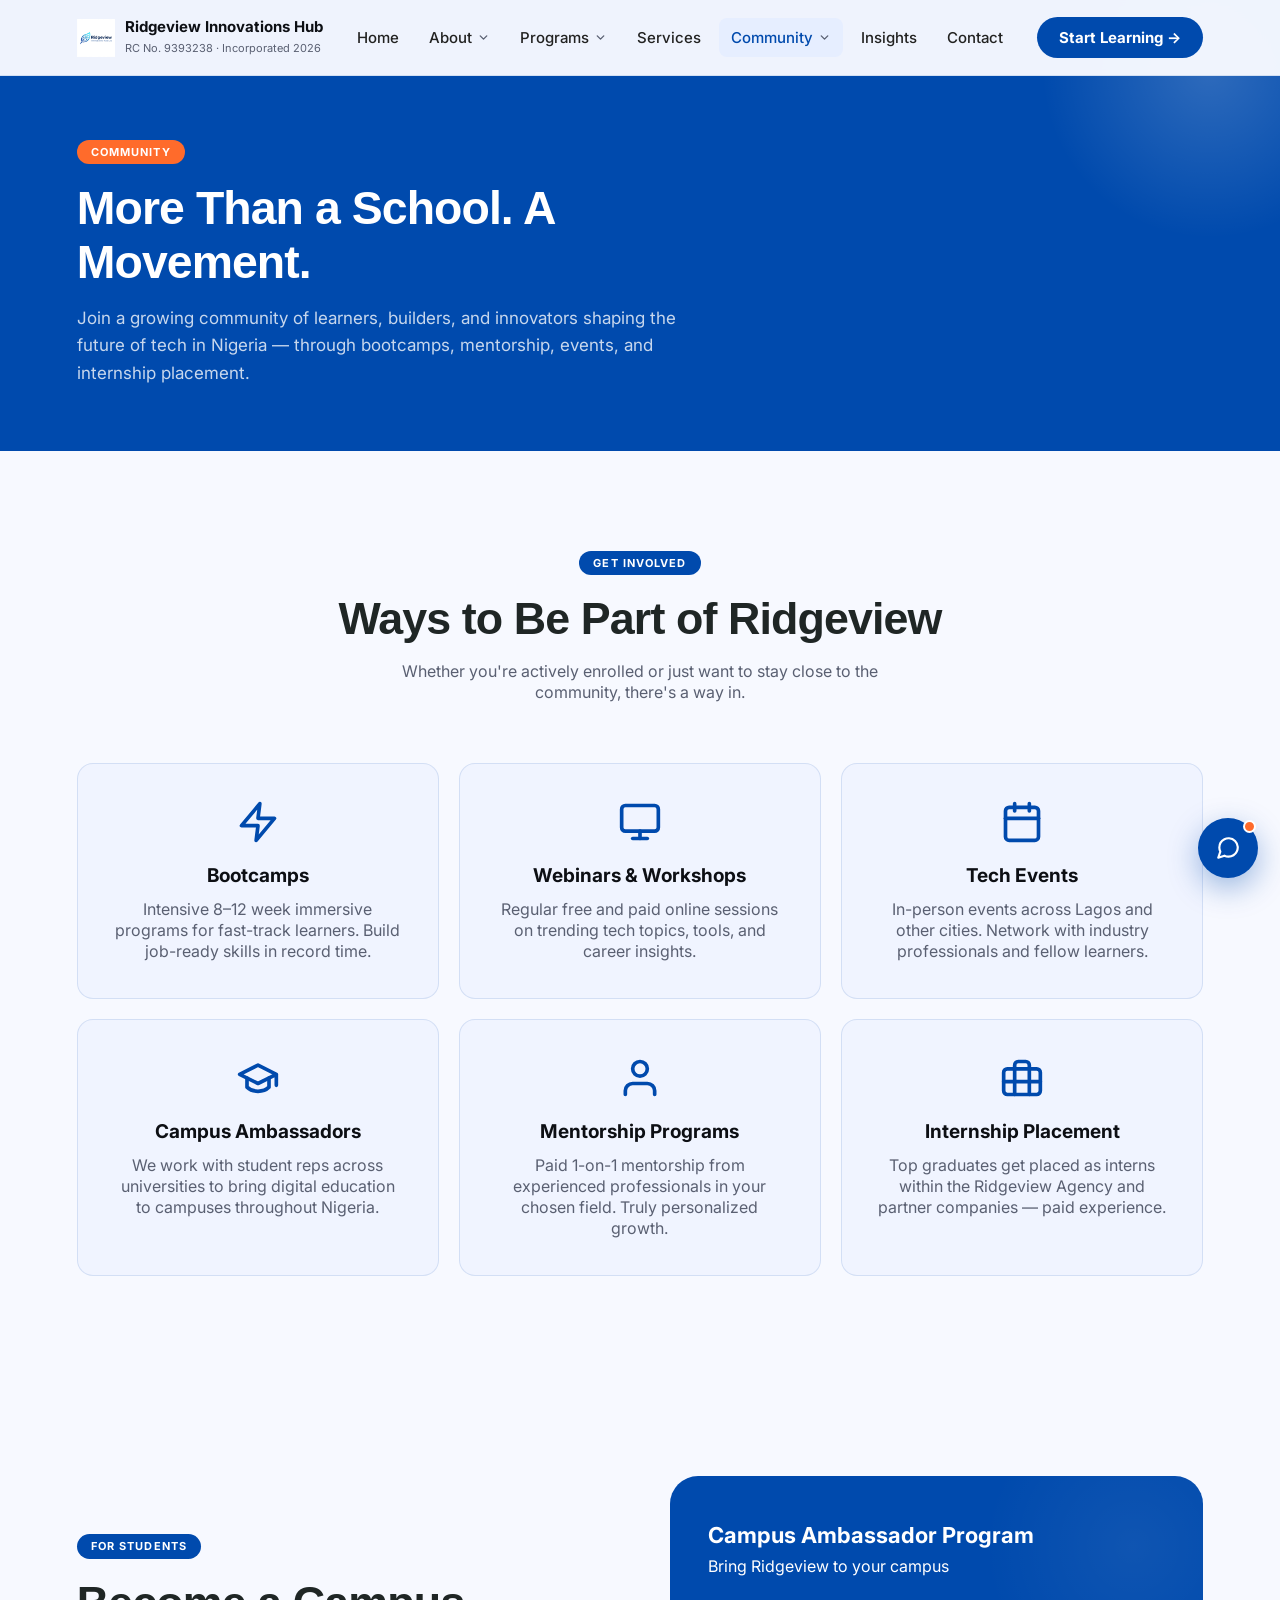
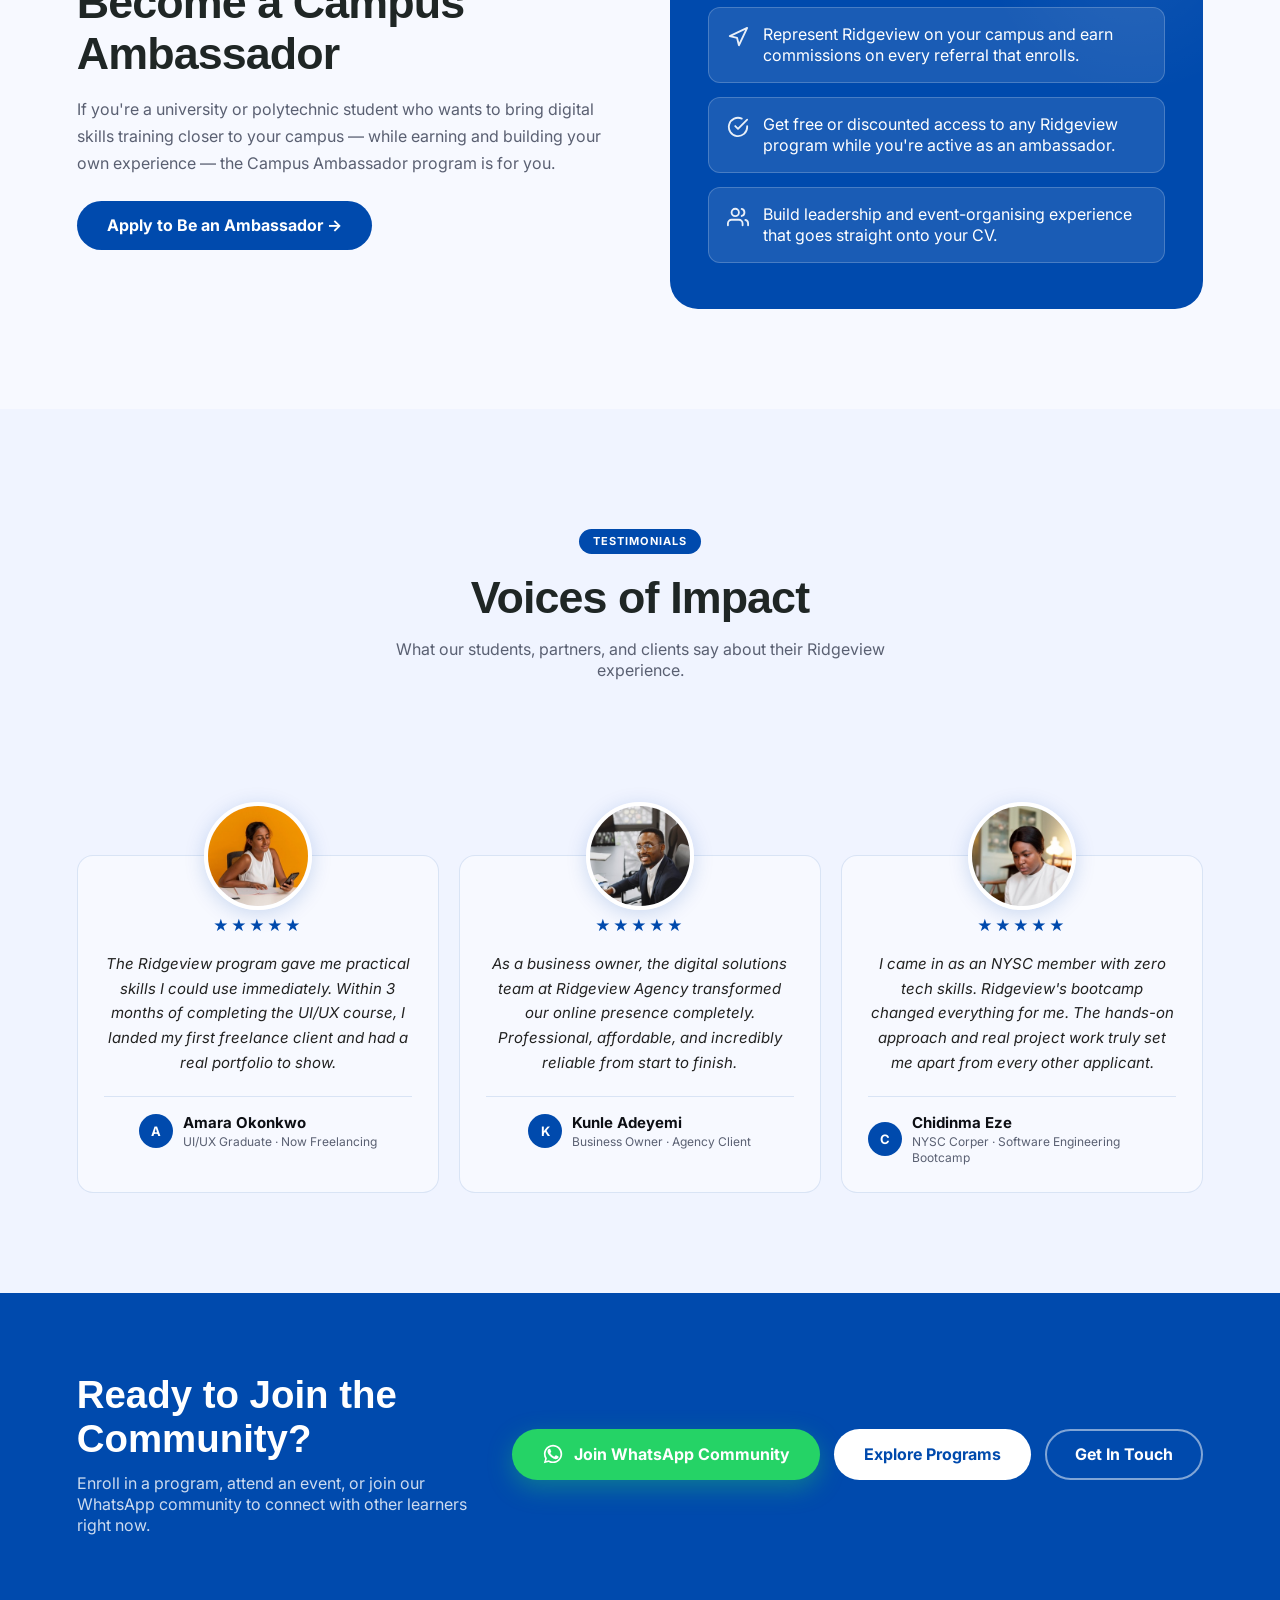
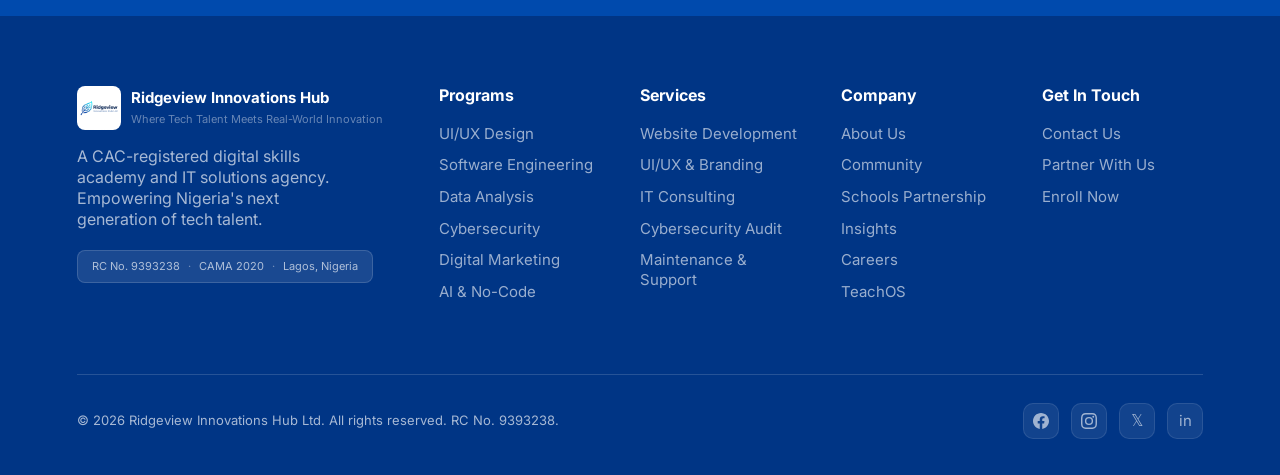
<file: community.html>
<!DOCTYPE html>
<html lang="en">
<head>
    <meta charset="UTF-8">
    <meta name="viewport" content="width=device-width, initial-scale=1.0">

    <!-- Primary SEO -->
    <title>Community | Ridgeview Innovations Hub Ltd</title>
    <meta name="description" content="Join the Ridgeview Innovations Hub community for bootcamps, webinars, tech events, campus ambassador programs, mentorship, internships, networking, and career development opportunities.">
    <meta name="robots" content="index, follow">

    <!-- Canonical URL -->
    <link rel="canonical" href="https://ridgeviewinnovations.com/community">

    <!-- Open Graph -->
    <meta property="og:type" content="website">
    <meta property="og:site_name" content="Ridgeview Innovations Hub Ltd">
    <meta property="og:title" content="Community | Ridgeview Innovations Hub Ltd">
    <meta property="og:description" content="Join our thriving community through bootcamps, webinars, tech events, mentorship, internships, networking, and career development opportunities.">
    <meta property="og:url" content="https://ridgeviewinnovations.com/community">
    <meta property="og:image" content="https://ridgeviewinnovations.com/Neural%20Leaf.png">

    <!-- Twitter Card -->
    <meta name="twitter:card" content="summary_large_image">
    <meta name="twitter:title" content="Community | Ridgeview Innovations Hub Ltd">
    <meta name="twitter:description" content="Join our thriving community through bootcamps, webinars, tech events, mentorship, internships, networking, and career development opportunities.">
    <meta name="twitter:image" content="https://ridgeviewinnovations.com/Neural%20Leaf.png">

    <!-- Performance -->
    <link rel="preconnect" href="https://fonts.googleapis.com">

    <!-- Fonts -->
    <link href="https://fonts.googleapis.com/css2?family=Inter:wght@400;500;600;700;800&family=Syne:wght@700;800&display=swap" rel="stylesheet">
    <link href="https://api.fontshare.com/v2/css?f[]=satoshi@800,700&display=swap" rel="stylesheet">

    <!-- Styles -->
    <link rel="stylesheet" href="assets/shared.css">
</head>
<body>
<nav id="navbar">
  <a href="./" class="logo">
    <img src="Neural Leaf.png" width="128" height="128" alt="Ridgeview Innovations Hub" class="logo-img"/>
    <div class="ltext">
      <strong>Ridgeview Innovations Hub</strong>
      <small>RC No. 9393238 · Incorporated 2026</small>
    </div>
  </a>
  <ul class="nav-links"><li><a href="./" data-nav="index.html" class="">Home</a></li><li><a href="about" data-nav="about.html" class="">About <svg class="chev" xmlns="http://www.w3.org/2000/svg" width="13" height="13" viewBox="0 0 24 24" fill="none" stroke="currentColor" stroke-width="2.5" stroke-linecap="round" stroke-linejoin="round"><polyline points="6 9 12 15 18 9"/></svg></a><div class="dropdown"><a href="about">About Us</a><a href="careers">Careers</a><a href="teachos">TeachOS</a></div></li><li><a href="programs" data-nav="programs.html" class="">Programs <svg class="chev" xmlns="http://www.w3.org/2000/svg" width="13" height="13" viewBox="0 0 24 24" fill="none" stroke="currentColor" stroke-width="2.5" stroke-linecap="round" stroke-linejoin="round"><polyline points="6 9 12 15 18 9"/></svg></a><div class="dropdown"><a href="programs#uiux">UI/UX Design</a><a href="programs#swe">Software Engineering</a><a href="programs#data">Data Analysis</a><a href="programs#cyber">Cybersecurity</a><a href="programs#marketing">Digital Marketing</a><a href="programs#ai">AI Tools & No-Code</a><a href="programs" class="dd-view-all">View All Programs</a></div></li><li><a href="services" data-nav="services.html" class="">Services</a></li><li><a href="community" data-nav="community.html" class="active">Community <svg class="chev" xmlns="http://www.w3.org/2000/svg" width="13" height="13" viewBox="0 0 24 24" fill="none" stroke="currentColor" stroke-width="2.5" stroke-linecap="round" stroke-linejoin="round"><polyline points="6 9 12 15 18 9"/></svg></a><div class="dropdown"><a href="community">Community</a><a href="schools-partnership">Schools Partnership</a></div></li><li><a href="blog" data-nav="blog.html" class="">Insights</a></li><li><a href="contact" data-nav="contact.html" class="">Contact</a></li></ul>
  <a href="programs" class="nav-cta">Start Learning →</a>
  <button class="hamburger" onclick="toggleMenu()" aria-label="Menu">
    <span></span><span></span><span></span>
  </button>
</nav>
<div class="mobile-menu" id="mobileMenu">
  <a href="./" onclick="toggleMenu()">Home</a><a href="about" onclick="toggleMenu()">About</a><a class="mm-sub" href="about" onclick="toggleMenu()">About Us</a><a class="mm-sub" href="careers" onclick="toggleMenu()">Careers</a><a class="mm-sub" href="teachos" onclick="toggleMenu()">TeachOS</a><a href="programs" onclick="toggleMenu()">Programs</a><a class="mm-sub" href="programs#uiux" onclick="toggleMenu()">UI/UX Design</a><a class="mm-sub" href="programs#swe" onclick="toggleMenu()">Software Engineering</a><a class="mm-sub" href="programs#data" onclick="toggleMenu()">Data Analysis</a><a class="mm-sub" href="programs#cyber" onclick="toggleMenu()">Cybersecurity</a><a class="mm-sub" href="programs#marketing" onclick="toggleMenu()">Digital Marketing</a><a class="mm-sub" href="programs#ai" onclick="toggleMenu()">AI Tools & No-Code</a><a href="services" onclick="toggleMenu()">Services</a><a href="community" onclick="toggleMenu()">Community</a><a class="mm-sub" href="community" onclick="toggleMenu()">Community</a><a class="mm-sub" href="schools-partnership" onclick="toggleMenu()">Schools Partnership</a><a href="blog" onclick="toggleMenu()">Insights</a><a href="contact" onclick="toggleMenu()">Contact</a>
  <a href="programs" class="nav-cta" onclick="toggleMenu()">Start Learning →</a>
</div>

<main>
<div class="page-header">
  <!--<div class="breadcrumb"><a href="./">Home</a> <span>/</span> <span>Community</span></div>-->
  <div class="stag">Community</div>
  <h1>More Than a School. A Movement.</h1>
  <p>Join a growing community of learners, builders, and innovators shaping the future of tech in Nigeria — through bootcamps, mentorship, events, and internship placement.</p>
</div>

<section class="comm-section" style="padding-top:100px">
  <div class="sh c">
    <div class="stag">Get Involved</div>
    <h2 class="stitle">Ways to Be Part of Ridgeview</h2>
    <p class="ssub">Whether you're actively enrolled or just want to stay close to the community, there's a way in.</p>
  </div>
  <div class="comm-grid">
    <div class="cc fade-up"><span class="cico"><svg xmlns="http://www.w3.org/2000/svg" width="44" height="44" viewBox="0 0 24 24" fill="none" stroke="currentColor" stroke-width="2" stroke-linecap="round" stroke-linejoin="round"><polygon points="13 2 3 14 12 14 11 22 21 10 12 10 13 2"/></svg></span><h3>Bootcamps</h3><p>Intensive 8–12 week immersive programs for fast-track learners. Build job-ready skills in record time.</p></div>
    <div class="cc fade-up"><span class="cico"><svg xmlns="http://www.w3.org/2000/svg" width="44" height="44" viewBox="0 0 24 24" fill="none" stroke="currentColor" stroke-width="2" stroke-linecap="round" stroke-linejoin="round"><rect x="2" y="3" width="20" height="14" rx="2" ry="2"/><line x1="8" y1="21" x2="16" y2="21"/><line x1="12" y1="17" x2="12" y2="21"/></svg></span><h3>Webinars &amp; Workshops</h3><p>Regular free and paid online sessions on trending tech topics, tools, and career insights.</p></div>
    <div class="cc fade-up"><span class="cico"><svg xmlns="http://www.w3.org/2000/svg" width="44" height="44" viewBox="0 0 24 24" fill="none" stroke="currentColor" stroke-width="2" stroke-linecap="round" stroke-linejoin="round"><rect x="3" y="4" width="18" height="18" rx="2" ry="2"/><line x1="16" y1="2" x2="16" y2="6"/><line x1="8" y1="2" x2="8" y2="6"/><line x1="3" y1="10" x2="21" y2="10"/></svg></span><h3>Tech Events</h3><p>In-person events across Lagos and other cities. Network with industry professionals and fellow learners.</p></div>
    <div class="cc fade-up"><span class="cico"><svg xmlns="http://www.w3.org/2000/svg" width="44" height="44" viewBox="0 0 24 24" fill="none" stroke="currentColor" stroke-width="2" stroke-linecap="round" stroke-linejoin="round"><path d="M22 10v6M2 10l10-5 10 5-10 5z"/><path d="M6 12v5c3 3 9 3 12 0v-5"/></svg></span><h3>Campus Ambassadors</h3><p>We work with student reps across universities to bring digital education to campuses throughout Nigeria.</p></div>
    <div class="cc fade-up"><span class="cico"><svg xmlns="http://www.w3.org/2000/svg" width="44" height="44" viewBox="0 0 24 24" fill="none" stroke="currentColor" stroke-width="2" stroke-linecap="round" stroke-linejoin="round"><path d="M20 21v-2a4 4 0 0 0-4-4H8a4 4 0 0 0-4 4v2"/><circle cx="12" cy="7" r="4"/></svg></span><h3>Mentorship Programs</h3><p>Paid 1-on-1 mentorship from experienced professionals in your chosen field. Truly personalized growth.</p></div>
    <div class="cc fade-up"><span class="cico"><svg xmlns="http://www.w3.org/2000/svg" width="44" height="44" viewBox="0 0 24 24" fill="none" stroke="currentColor" stroke-width="2" stroke-linecap="round" stroke-linejoin="round"><rect x="2" y="7" width="20" height="14" rx="2" ry="2"/><path d="M16 21V5a2 2 0 0 0-2-2h-4a2 2 0 0 0-2 2v16"/><path d="M2 14h20"/></svg></span><h3>Internship Placement</h3><p>Top graduates get placed as interns within the Ridgeview Agency and partner companies — paid experience.</p></div>
  </div>
</section>

<!-- CAMPUS AMBASSADOR SPOTLIGHT -->
<section>
  <div class="why-g">
    <div class="why-vis fade-up" style="order:1">
      <h3>Campus Ambassador Program</h3>
      <p>Bring Ridgeview to your campus</p>
      <div class="edges">
        <div class="ei"><span class="eico"><svg xmlns="http://www.w3.org/2000/svg" width="22" height="22" viewBox="0 0 24 24" fill="none" stroke="currentColor" stroke-width="2" stroke-linecap="round" stroke-linejoin="round"><path d="M3 11l19-9-9 19-2-8-8-2z"/></svg></span><p>Represent Ridgeview on your campus and earn commissions on every referral that enrolls.</p></div>
        <div class="ei"><span class="eico"><svg xmlns="http://www.w3.org/2000/svg" width="22" height="22" viewBox="0 0 24 24" fill="none" stroke="currentColor" stroke-width="2" stroke-linecap="round" stroke-linejoin="round"><path d="M22 11.08V12a10 10 0 1 1-5.93-9.14"/><polyline points="22 4 12 14.01 9 11.01"/></svg></span><p>Get free or discounted access to any Ridgeview program while you're active as an ambassador.</p></div>
        <div class="ei"><span class="eico"><svg xmlns="http://www.w3.org/2000/svg" width="22" height="22" viewBox="0 0 24 24" fill="none" stroke="currentColor" stroke-width="2" stroke-linecap="round" stroke-linejoin="round"><path d="M17 21v-2a4 4 0 0 0-4-4H5a4 4 0 0 0-4 4v2"/><circle cx="9" cy="7" r="4"/><path d="M23 21v-2a4 4 0 0 0-3-3.87"/><path d="M16 3.13a4 4 0 0 1 0 7.75"/></svg></span><p>Build leadership and event-organising experience that goes straight onto your CV.</p></div>
      </div>
    </div>
    <div>
      <div class="stag">For Students</div>
      <h2 class="stitle">Become a Campus Ambassador</h2>
      <p style="font-family:var(--font-body);font-size:16px;color:var(--muted);line-height:1.7;margin-bottom:24px">If you're a university or polytechnic student who wants to bring digital skills training closer to your campus — while earning and building your own experience — the Campus Ambassador program is for you.</p>
      <a href="contact" class="btn-primary">Apply to Be an Ambassador →</a>
    </div>
  </div>
</section>

<!-- TESTIMONIALS -->
<section class="testi-section" id="testimonials">
  <div class="sh c">
    <div class="stag">Testimonials</div>
    <h2 class="stitle">Voices of Impact</h2>
    <p class="ssub">What our students, partners, and clients say about their Ridgeview experience.</p>
  </div>
  <div class="tg">
    <div class="tc fade-up">
      <img src="testimonial-amara.jpg" alt="Amara Okonkwo" class="tc-img" width="108" height="108"/>
      <div class="tc-body">
        <div class="tstars">★★★★★</div>
        <p class="tt">The Ridgeview program gave me practical skills I could use immediately. Within 3 months of completing the UI/UX course, I landed my first freelance client and had a real portfolio to show.</p>
        <div class="ta"><div class="tav">A</div><div><div class="tname">Amara Okonkwo</div><div class="trole">UI/UX Graduate · Now Freelancing</div></div></div>
      </div>
    </div>
    <div class="tc fade-up">
      <img src="testimonial-kunle.jpg" alt="Kunle Adeyemi" class="tc-img" width="108" height="108"/>
      <div class="tc-body">
        <div class="tstars">★★★★★</div>
        <p class="tt">As a business owner, the digital solutions team at Ridgeview Agency transformed our online presence completely. Professional, affordable, and incredibly reliable from start to finish.</p>
        <div class="ta"><div class="tav">K</div><div><div class="tname">Kunle Adeyemi</div><div class="trole">Business Owner · Agency Client</div></div></div>
      </div>
    </div>
    <div class="tc fade-up">
      <img src="testimonial-chidinma.jpg" alt="Chidinma Eze" class="tc-img" width="108" height="108"/>
      <div class="tc-body">
        <div class="tstars">★★★★★</div>
        <p class="tt">I came in as an NYSC member with zero tech skills. Ridgeview's bootcamp changed everything for me. The hands-on approach and real project work truly set me apart from every other applicant.</p>
        <div class="ta"><div class="tav">C</div><div><div class="tname">Chidinma Eze</div><div class="trole">NYSC Corper · Software Engineering Bootcamp</div></div></div>
      </div>
    </div>
  </div>
</section>

<!-- CTA -->
<div class="cta-band">
  <div>
    <h2>Ready to Join the Community?</h2>
    <p>Enroll in a program, attend an event, or join our WhatsApp community to connect with other learners right now.</p>
  </div>
  <div class="cta-acts">
    <a href="https://chat.whatsapp.com/DCweMUd6VIsAv5CQ1qaUTf" target="_blank" rel="noopener" class="btn-whatsapp"><svg xmlns="http://www.w3.org/2000/svg" width="22" height="22" viewBox="0 0 24 24" fill="none" stroke="currentColor" stroke-width="2" stroke-linecap="round" stroke-linejoin="round"><path fill="currentColor" stroke="none" d="M17.472 14.382c-.297-.149-1.758-.867-2.03-.967-.273-.099-.471-.148-.67.15-.197.297-.767.966-.94 1.164-.173.199-.347.223-.644.075-.297-.15-1.255-.463-2.39-1.475-.883-.788-1.48-1.761-1.653-2.059-.173-.297-.018-.458.13-.606.134-.133.298-.347.446-.52.149-.174.198-.298.298-.497.099-.198.05-.371-.025-.52-.075-.148-.669-1.612-.916-2.207-.242-.579-.487-.5-.669-.51-.173-.008-.371-.01-.57-.01-.198 0-.52.074-.792.372-.272.297-1.04 1.016-1.04 2.479 0 1.462 1.065 2.875 1.213 3.074.149.198 2.096 3.2 5.077 4.487.709.306 1.262.489 1.694.625.712.227 1.36.195 1.871.118.571-.085 1.758-.719 2.006-1.413.248-.694.248-1.289.173-1.413-.074-.124-.272-.198-.57-.347z"/><path fill="currentColor" stroke="none" d="M12.05 2C6.53 2 2.05 6.48 2.05 12c0 1.85.5 3.58 1.37 5.07L2 22l5.06-1.4a9.9 9.9 0 0 0 4.99 1.33h.005c5.52 0 10-4.48 10-10S17.57 2 12.05 2zm0 18.15h-.004a8.15 8.15 0 0 1-4.15-1.14l-.298-.177-3.09.856.85-3.02-.194-.31A8.13 8.13 0 0 1 3.9 12c0-4.5 3.65-8.15 8.15-8.15 2.18 0 4.22.85 5.76 2.39a8.09 8.09 0 0 1 2.39 5.76c0 4.5-3.65 8.15-8.15 8.15z"/></svg> Join WhatsApp Community</a>
    <a href="programs" class="btn-white">Explore Programs</a>
    <a href="contact" class="btn-outline-white">Get In Touch</a>
  </div>
</div>
</main>

<footer>
  <div class="fg-grid">
    <div class="fbrand">
      <a href="./" class="logo" style="margin-bottom:16px;display:flex;align-items:center;gap:10px">
        <img src="Neural Leaf.png" width="128" height="128" alt="Ridgeview Innovations Hub" class="logo-img-footer"/>
        <div class="ltext">
          <strong style="color:#fff;font-family:var(--font-body);font-size:15px;font-weight:700;display:block">Ridgeview Innovations Hub</strong>
          <small style="color:rgba(255,255,255,.4);font-size:11px">Where Tech Talent Meets Real-World Innovation</small>
        </div>
      </a>
      <p>A CAC-registered digital skills academy and IT solutions agency. Empowering Nigeria's next generation of tech talent.</p>
      <div class="freg">RC No. 9393238 <span>·</span> CAMA 2020 <span>·</span> Lagos, Nigeria</div>
    </div>
    <div class="fcol">
      <h5>Programs</h5>
      <a href="programs#uiux">UI/UX Design</a>
      <a href="programs#swe">Software Engineering</a>
      <a href="programs#data">Data Analysis</a>
      <a href="programs#cyber">Cybersecurity</a>
      <a href="programs#marketing">Digital Marketing</a>
      <a href="programs#ai">AI &amp; No-Code</a>
    </div>
    <div class="fcol">
      <h5>Services</h5>
      <a href="services#web">Website Development</a>
      <a href="services#design">UI/UX &amp; Branding</a>
      <a href="services#security">IT Consulting</a>
      <a href="services#security">Cybersecurity Audit</a>
      <a href="services#support">Maintenance &amp; Support</a>
    </div>
    <div class="fcol">
      <h5>Company</h5>
      <a href="about">About Us</a>
      <a href="community">Community</a>
      <a href="schools-partnership">Schools Partnership</a>
      <a href="blog">Insights</a>
      <a href="careers">Careers</a>
      <a href="teachos" title="TeachOS: AI lesson notes for Nigerian teachers">TeachOS</a>
    </div>
    <div class="fcol">
      <h5>Get In Touch</h5>
      <a href="contact">Contact Us</a>
      <a href="contact">Partner With Us</a>
      <a href="programs">Enroll Now</a>
    </div>
  </div>
  <div class="fbot">
    <p>© 2026 Ridgeview Innovations Hub Ltd. All rights reserved. RC No. 9393238.</p>
    <div class="socials">
      <a href="https://www.facebook.com/share/185Uu96pCo/" target="_blank" rel="noopener" class="slink" title="Facebook">
        <svg viewBox="0 0 24 24"><path d="M24 12.073C24 5.405 18.627 0 12 0S0 5.405 0 12.073C0 18.1 4.388 23.094 10.125 24v-8.437H7.078v-3.49h3.047V9.41c0-3.025 1.792-4.697 4.533-4.697 1.312 0 2.686.236 2.686.236v2.97h-1.513c-1.491 0-1.956.93-1.956 1.886v2.268h3.328l-.532 3.49h-2.796V24C19.612 23.094 24 18.1 24 12.073z"/></svg>
      </a>
      <a href="https://www.instagram.com/ridgeview_innovations_hub?igsh=MnhsZ2s3M3ppMG14" target="_blank" rel="noopener" class="slink" title="Instagram">
        <svg viewBox="0 0 24 24"><path d="M12 2.163c3.204 0 3.584.012 4.85.07 3.252.148 4.771 1.691 4.919 4.919.058 1.265.069 1.645.069 4.849 0 3.205-.012 3.584-.069 4.849-.149 3.225-1.664 4.771-4.919 4.919-1.266.058-1.644.07-4.85.07-3.204 0-3.584-.012-4.849-.07-3.26-.149-4.771-1.699-4.919-4.92-.058-1.265-.07-1.644-.07-4.849 0-3.204.013-3.583.07-4.849.149-3.227 1.664-4.771 4.919-4.919 1.266-.057 1.645-.069 4.849-.069zM12 0C8.741 0 8.333.014 7.053.072 2.695.272.273 2.69.073 7.052.014 8.333 0 8.741 0 12c0 3.259.014 3.668.072 4.948.2 4.358 2.618 6.78 6.98 6.98C8.333 23.986 8.741 24 12 24c3.259 0 3.668-.014 4.948-.072 4.354-.2 6.782-2.618 6.979-6.98.059-1.28.073-1.689.073-4.948 0-3.259-.014-3.667-.072-4.947-.196-4.354-2.617-6.78-6.979-6.98C15.668.014 15.259 0 12 0zm0 5.838a6.162 6.162 0 100 12.324 6.162 6.162 0 000-12.324zM12 16a4 4 0 110-8 4 4 0 010 8zm6.406-11.845a1.44 1.44 0 100 2.881 1.44 1.44 0 000-2.881z"/></svg>
      </a>
      <a href="https://x.com/RidgeviewHub" target="_blank" rel="noopener" class="slink" title="X (Twitter)">𝕏</a>
      <a href="https://www.linkedin.com/company/ridgeview-innovations-hub/" target="_blank" rel="noopener" class="slink" title="LinkedIn">in</a>
    </div>
  </div>
</footer><script src="assets/shared.js"></script>
</body>
</html>
</file>
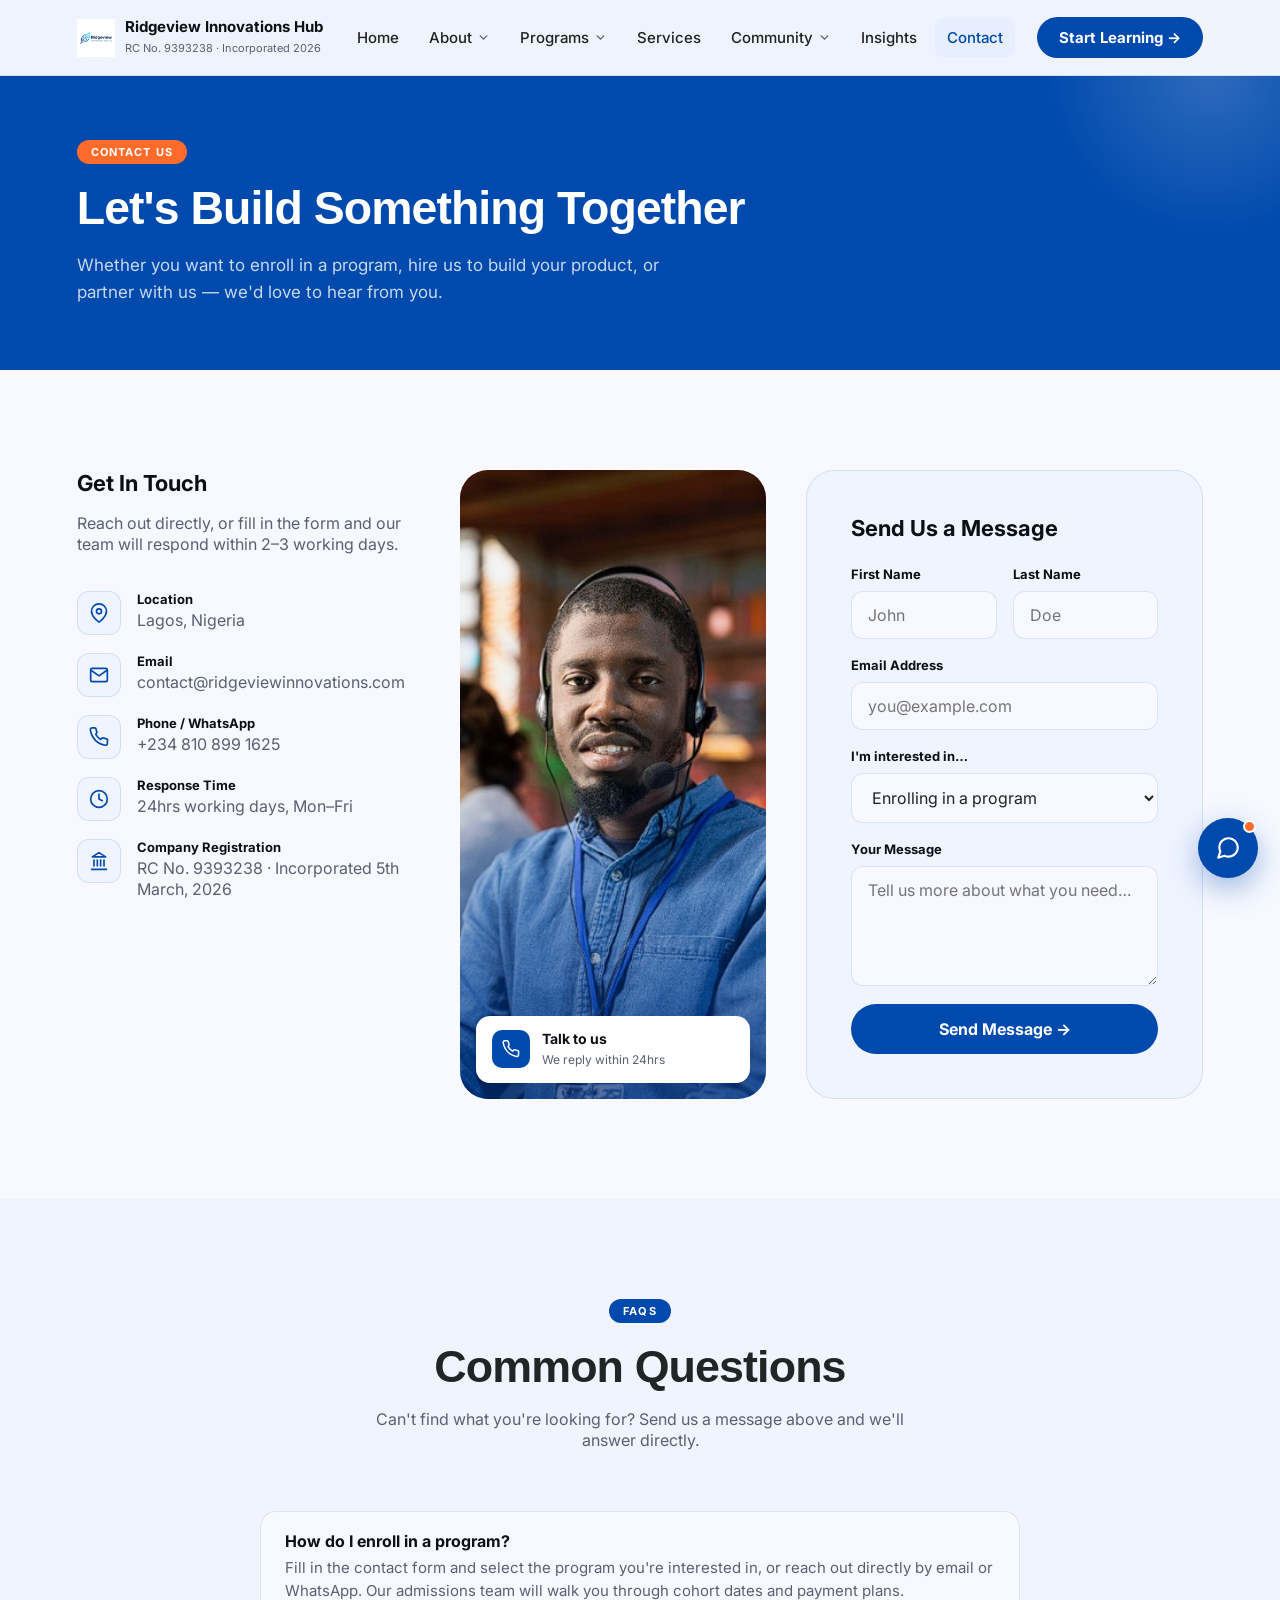
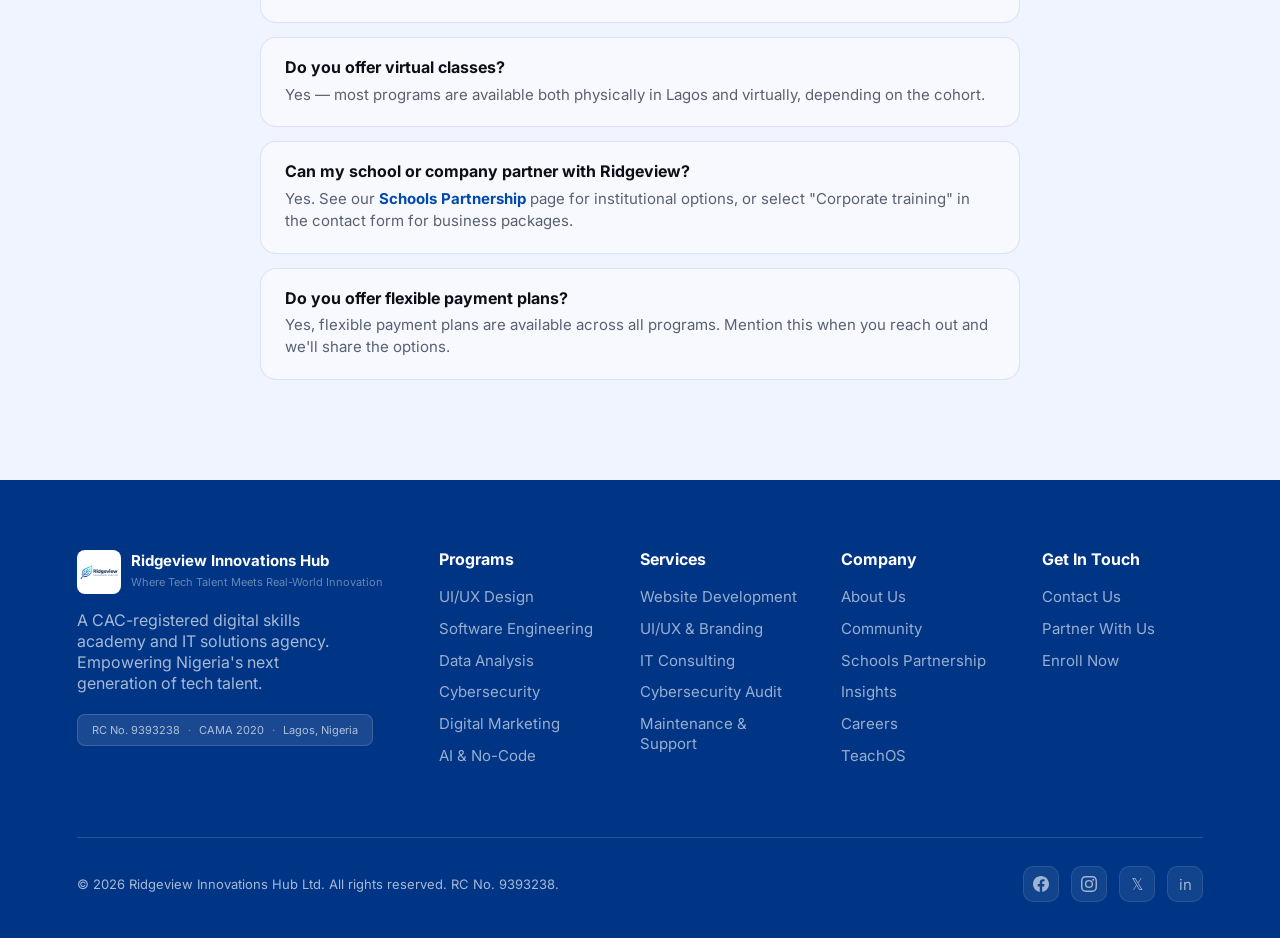
<file: contact.html>
<!DOCTYPE html>
<html lang="en">
<head>
    <meta charset="UTF-8">
    <meta name="viewport" content="width=device-width, initial-scale=1.0">

    <!-- Primary SEO -->
    <title>Contact | Ridgeview Innovations Hub Ltd</title>
    <meta name="description" content="Contact Ridgeview Innovations Hub Ltd for course enrollment, corporate training, software development, website design, cybersecurity services, partnerships, consulting, or general inquiries.">
    <meta name="robots" content="index, follow">

    <!-- Canonical URL -->
    <link rel="canonical" href="https://ridgeviewinnovations.com/contact">

    <!-- Open Graph -->
    <meta property="og:type" content="website">
    <meta property="og:site_name" content="Ridgeview Innovations Hub Ltd">
    <meta property="og:title" content="Contact | Ridgeview Innovations Hub Ltd">
    <meta property="og:description" content="Get in touch with Ridgeview Innovations Hub Ltd for training, digital services, partnerships, consulting, and project inquiries.">
    <meta property="og:url" content="https://ridgeviewinnovations.com/contact">
    <meta property="og:image" content="https://ridgeviewinnovations.com/Neural%20Leaf.png">

    <!-- Twitter Card -->
    <meta name="twitter:card" content="summary_large_image">
    <meta name="twitter:title" content="Contact | Ridgeview Innovations Hub Ltd">
    <meta name="twitter:description" content="Get in touch with Ridgeview Innovations Hub Ltd for training, digital services, partnerships, consulting, and project inquiries.">
    <meta name="twitter:image" content="https://ridgeviewinnovations.com/Neural%20Leaf.png">

    <!-- Performance -->
    <link rel="preconnect" href="https://fonts.googleapis.com">

    <!-- Fonts -->
    <link href="https://fonts.googleapis.com/css2?family=Inter:wght@400;500;600;700;800&family=Syne:wght@700;800&display=swap" rel="stylesheet">
    <link href="https://api.fontshare.com/v2/css?f[]=satoshi@800,700&display=swap" rel="stylesheet">

    <!-- Styles -->
    <link rel="stylesheet" href="assets/shared.css">
</head>
<body>
<nav id="navbar">
  <a href="./" class="logo">
    <img src="Neural Leaf.png" width="128" height="128" alt="Ridgeview Innovations Hub" class="logo-img"/>
    <div class="ltext">
      <strong>Ridgeview Innovations Hub</strong>
      <small>RC No. 9393238 · Incorporated 2026</small>
    </div>
  </a>
  <ul class="nav-links"><li><a href="./" data-nav="index.html" class="">Home</a></li><li><a href="about" data-nav="about.html" class="">About <svg class="chev" xmlns="http://www.w3.org/2000/svg" width="13" height="13" viewBox="0 0 24 24" fill="none" stroke="currentColor" stroke-width="2.5" stroke-linecap="round" stroke-linejoin="round"><polyline points="6 9 12 15 18 9"/></svg></a><div class="dropdown"><a href="about">About Us</a><a href="careers">Careers</a><a href="teachos">TeachOS</a></div></li><li><a href="programs" data-nav="programs.html" class="">Programs <svg class="chev" xmlns="http://www.w3.org/2000/svg" width="13" height="13" viewBox="0 0 24 24" fill="none" stroke="currentColor" stroke-width="2.5" stroke-linecap="round" stroke-linejoin="round"><polyline points="6 9 12 15 18 9"/></svg></a><div class="dropdown"><a href="programs#uiux">UI/UX Design</a><a href="programs#swe">Software Engineering</a><a href="programs#data">Data Analysis</a><a href="programs#cyber">Cybersecurity</a><a href="programs#marketing">Digital Marketing</a><a href="programs#ai">AI Tools & No-Code</a><a href="programs" class="dd-view-all">View All Programs</a></div></li><li><a href="services" data-nav="services.html" class="">Services</a></li><li><a href="community" data-nav="community.html" class="">Community <svg class="chev" xmlns="http://www.w3.org/2000/svg" width="13" height="13" viewBox="0 0 24 24" fill="none" stroke="currentColor" stroke-width="2.5" stroke-linecap="round" stroke-linejoin="round"><polyline points="6 9 12 15 18 9"/></svg></a><div class="dropdown"><a href="community">Community</a><a href="schools-partnership">Schools Partnership</a></div></li><li><a href="blog" data-nav="blog.html" class="">Insights</a></li><li><a href="contact" data-nav="contact.html" class="active">Contact</a></li></ul>
  <a href="programs" class="nav-cta">Start Learning →</a>
  <button class="hamburger" onclick="toggleMenu()" aria-label="Menu">
    <span></span><span></span><span></span>
  </button>
</nav>
<div class="mobile-menu" id="mobileMenu">
  <a href="./" onclick="toggleMenu()">Home</a><a href="about" onclick="toggleMenu()">About</a><a class="mm-sub" href="about" onclick="toggleMenu()">About Us</a><a class="mm-sub" href="careers" onclick="toggleMenu()">Careers</a><a class="mm-sub" href="teachos" onclick="toggleMenu()">TeachOS</a><a href="programs" onclick="toggleMenu()">Programs</a><a class="mm-sub" href="programs#uiux" onclick="toggleMenu()">UI/UX Design</a><a class="mm-sub" href="programs#swe" onclick="toggleMenu()">Software Engineering</a><a class="mm-sub" href="programs#data" onclick="toggleMenu()">Data Analysis</a><a class="mm-sub" href="programs#cyber" onclick="toggleMenu()">Cybersecurity</a><a class="mm-sub" href="programs#marketing" onclick="toggleMenu()">Digital Marketing</a><a class="mm-sub" href="programs#ai" onclick="toggleMenu()">AI Tools & No-Code</a><a href="services" onclick="toggleMenu()">Services</a><a href="community" onclick="toggleMenu()">Community</a><a class="mm-sub" href="community" onclick="toggleMenu()">Community</a><a class="mm-sub" href="schools-partnership" onclick="toggleMenu()">Schools Partnership</a><a href="blog" onclick="toggleMenu()">Insights</a><a href="contact" onclick="toggleMenu()">Contact</a>
  <a href="programs" class="nav-cta" onclick="toggleMenu()">Start Learning →</a>
</div>

<main>
<div class="page-header">
  <!--<div class="breadcrumb"><a href="./">Home</a> <span>/</span> <span>Contact</span></div> -->
  <div class="stag">Contact Us</div>
  <h1>Let's Build Something Together</h1>
  <p>Whether you want to enroll in a program, hire us to build your product, or partner with us — we'd love to hear from you.</p>
</div>

<section style="padding-top:100px">
  <div class="contact-g">
    <div class="ci-info">
      <h3>Get In Touch</h3>
      <p>Reach out directly, or fill in the form and our team will respond within 2–3 working days.</p>
      <div class="citems">
        <div class="citem"><div class="ciico"><svg xmlns="http://www.w3.org/2000/svg" width="24" height="24" viewBox="0 0 24 24" fill="none" stroke="currentColor" stroke-width="2" stroke-linecap="round" stroke-linejoin="round"><path d="M21 10c0 7-9 13-9 13s-9-6-9-13a9 9 0 0 1 18 0z"/><circle cx="12" cy="10" r="3"/></svg></div><div class="ct"><strong>Location</strong><span>Lagos, Nigeria</span></div></div>
        <div class="citem"><div class="ciico"><svg xmlns="http://www.w3.org/2000/svg" width="24" height="24" viewBox="0 0 24 24" fill="none" stroke="currentColor" stroke-width="2" stroke-linecap="round" stroke-linejoin="round"><path d="M4 4h16c1.1 0 2 .9 2 2v12c0 1.1-.9 2-2 2H4c-1.1 0-2-.9-2-2V6c0-1.1.9-2 2-2z"/><polyline points="22,6 12,13 2,6"/></svg></div><div class="ct"><strong>Email</strong><span>contact@ridgeviewinnovations.com</span></div></div>
        <div class="citem"><div class="ciico"><svg xmlns="http://www.w3.org/2000/svg" width="24" height="24" viewBox="0 0 24 24" fill="none" stroke="currentColor" stroke-width="2" stroke-linecap="round" stroke-linejoin="round"><path d="M22 16.92v3a2 2 0 0 1-2.18 2 19.79 19.79 0 0 1-8.63-3.07A19.5 19.5 0 0 1 4.69 12a19.79 19.79 0 0 1-3.07-8.67A2 2 0 0 1 3.58 1h3a2 2 0 0 1 2 1.72c.127.96.361 1.903.7 2.81a2 2 0 0 1-.45 2.11L8.09 8.91a16 16 0 0 0 6 6l1.27-1.27a2 2 0 0 1 2.11-.45c.907.339 1.85.573 2.81.7A2 2 0 0 1 22 16.92z"/></svg></div><div class="ct"><strong>Phone / WhatsApp</strong><span>+234 810 899 1625</span></div></div>
        <div class="citem"><div class="ciico"><svg xmlns="http://www.w3.org/2000/svg" width="24" height="24" viewBox="0 0 24 24" fill="none" stroke="currentColor" stroke-width="2" stroke-linecap="round" stroke-linejoin="round"><circle cx="12" cy="12" r="10"/><polyline points="12 6 12 12 16 14"/></svg></div><div class="ct"><strong>Response Time</strong><span>24hrs working days, Mon–Fri</span></div></div>
        <div class="citem"><div class="ciico"><svg xmlns="http://www.w3.org/2000/svg" width="24" height="24" viewBox="0 0 24 24" fill="none" stroke="currentColor" stroke-width="2" stroke-linecap="round" stroke-linejoin="round"><line x1="3" y1="22" x2="21" y2="22"/><line x1="6" y1="18" x2="6" y2="11"/><line x1="10" y1="18" x2="10" y2="11"/><line x1="14" y1="18" x2="14" y2="11"/><line x1="18" y1="18" x2="18" y2="11"/><polygon points="12 2 20 7 4 7"/></svg></div><div class="ct"><strong>Company Registration</strong><span>RC No. 9393238 · Incorporated 5th March, 2026</span></div></div>
      </div>
    </div>

    <div class="contact-img">
      <img src="assets/contact-us.jpg" width="357" height="547" alt="Ridgeview Innovations Hub team ready to assist with your enquiry" loading="lazy"/>
      <div class="cimg-badge">
        <div class="cib-ico"><svg xmlns="http://www.w3.org/2000/svg" width="18" height="18" viewBox="0 0 24 24" fill="none" stroke="currentColor" stroke-width="2" stroke-linecap="round" stroke-linejoin="round"><path d="M22 16.92v3a2 2 0 0 1-2.18 2 19.79 19.79 0 0 1-8.63-3.07A19.5 19.5 0 0 1 4.69 12a19.79 19.79 0 0 1-3.07-8.67A2 2 0 0 1 3.58 1h3a2 2 0 0 1 2 1.72c.127.96.361 1.903.7 2.81a2 2 0 0 1-.45 2.11L8.09 8.91a16 16 0 0 0 6 6l1.27-1.27a2 2 0 0 1 2.11-.45c.907.339 1.85.573 2.81.7A2 2 0 0 1 22 16.92z"/></svg></div>
        <div>
          <strong>Talk to us</strong>
          <span>We reply within 24hrs</span>
        </div>
      </div>
    </div>

    <div class="cform">
      <h3>Send Us a Message</h3>
      <form id="contactForm" action="https://formspree.io/f/xeozzydb" method="POST" onsubmit="event.preventDefault(); submitForm(this)">
        <div class="frow">
          <div class="fg"><label for="cfFirst">First Name</label><input id="cfFirst" name="First Name" type="text" autocomplete="given-name" placeholder="John" required/></div>
          <div class="fg"><label for="cfLast">Last Name</label><input id="cfLast" name="Last Name" type="text" autocomplete="family-name" placeholder="Doe" required/></div>
        </div>
        <div class="fg"><label for="cfEmail">Email Address</label><input id="cfEmail" name="email" type="email" autocomplete="email" placeholder="you@example.com" required/></div>
        <div class="fg">
          <label for="cfInterest">I'm interested in…</label>
          <select id="cfInterest" name="Interested In">
            <option>Enrolling in a program</option>
            <option>Corporate training</option>
            <option>Schools partnership</option>
            <option>Website / web app development</option>
            <option>UI/UX or branding services</option>
            <option>IT consulting / cybersecurity</option>
            <option>Careers at Ridgeview</option>
            <option>Partnership / collaboration</option>
            <option>Something else</option>
          </select>
        </div>
        <div class="fg"><label for="cfMessage">Your Message</label><textarea id="cfMessage" name="Message" placeholder="Tell us more about what you need…" required></textarea></div>
        <input type="hidden" name="_subject" value="New enquiry from ridgeviewinnovations.com"/>
        <input type="text" name="_gotcha" tabindex="-1" autocomplete="off" aria-hidden="true" style="position:absolute;left:-9999px;width:1px;height:1px;opacity:0"/>
        <button type="submit" class="fsub">Send Message →</button>
        <p class="fstatus" role="status" aria-live="polite" style="display:none;margin-top:14px;margin-bottom:0;font-family:var(--font-body);font-size:14px;font-weight:600;line-height:1.5;text-align:center"></p>
      </form>
    </div>
  </div>
</section>

<!-- FAQ -->
<section class="why-section">
  <div class="sh c">
    <div class="stag">FAQs</div>
    <h2 class="stitle">Common Questions</h2>
    <p class="ssub">Can't find what you're looking for? Send us a message above and we'll answer directly.</p>
  </div>
  <div class="faq-list" style="max-width:760px;margin:0 auto">
    <div class="faq-item"><h4>How do I enroll in a program?</h4><p>Fill in the contact form and select the program you're interested in, or reach out directly by email or WhatsApp. Our admissions team will walk you through cohort dates and payment plans.</p></div>
    <div class="faq-item"><h4>Do you offer virtual classes?</h4><p>Yes — most programs are available both physically in Lagos and virtually, depending on the cohort.</p></div>
    <div class="faq-item"><h4>Can my school or company partner with Ridgeview?</h4><p>Yes. See our <a href="schools-partnership" style="color:var(--brand);font-weight:700">Schools Partnership</a> page for institutional options, or select "Corporate training" in the contact form for business packages.</p></div>
    <div class="faq-item"><h4>Do you offer flexible payment plans?</h4><p>Yes, flexible payment plans are available across all programs. Mention this when you reach out and we'll share the options.</p></div>
  </div>
</section>

</main>

<footer>
  <div class="fg-grid">
    <div class="fbrand">
      <a href="./" class="logo" style="margin-bottom:16px;display:flex;align-items:center;gap:10px">
        <img src="Neural Leaf.png" width="128" height="128" alt="Ridgeview Innovations Hub" class="logo-img-footer"/>
        <div class="ltext">
          <strong style="color:#fff;font-family:var(--font-body);font-size:15px;font-weight:700;display:block">Ridgeview Innovations Hub</strong>
          <small style="color:rgba(255,255,255,.4);font-size:11px">Where Tech Talent Meets Real-World Innovation</small>
        </div>
      </a>
      <p>A CAC-registered digital skills academy and IT solutions agency. Empowering Nigeria's next generation of tech talent.</p>
      <div class="freg">RC No. 9393238 <span>·</span> CAMA 2020 <span>·</span> Lagos, Nigeria</div>
    </div>
    <div class="fcol">
      <h5>Programs</h5>
      <a href="programs#uiux">UI/UX Design</a>
      <a href="programs#swe">Software Engineering</a>
      <a href="programs#data">Data Analysis</a>
      <a href="programs#cyber">Cybersecurity</a>
      <a href="programs#marketing">Digital Marketing</a>
      <a href="programs#ai">AI &amp; No-Code</a>
    </div>
    <div class="fcol">
      <h5>Services</h5>
      <a href="services#web">Website Development</a>
      <a href="services#design">UI/UX &amp; Branding</a>
      <a href="services#security">IT Consulting</a>
      <a href="services#security">Cybersecurity Audit</a>
      <a href="services#support">Maintenance &amp; Support</a>
    </div>
    <div class="fcol">
      <h5>Company</h5>
      <a href="about">About Us</a>
      <a href="community">Community</a>
      <a href="schools-partnership">Schools Partnership</a>
      <a href="blog">Insights</a>
      <a href="careers">Careers</a>
      <a href="teachos" title="TeachOS: AI lesson notes for Nigerian teachers">TeachOS</a>
    </div>
    <div class="fcol">
      <h5>Get In Touch</h5>
      <a href="contact">Contact Us</a>
      <a href="contact">Partner With Us</a>
      <a href="programs">Enroll Now</a>
    </div>
  </div>
  <div class="fbot">
    <p>© 2026 Ridgeview Innovations Hub Ltd. All rights reserved. RC No. 9393238.</p>
    <div class="socials">
      <a href="https://www.facebook.com/share/185Uu96pCo/" target="_blank" rel="noopener" class="slink" title="Facebook">
        <svg viewBox="0 0 24 24"><path d="M24 12.073C24 5.405 18.627 0 12 0S0 5.405 0 12.073C0 18.1 4.388 23.094 10.125 24v-8.437H7.078v-3.49h3.047V9.41c0-3.025 1.792-4.697 4.533-4.697 1.312 0 2.686.236 2.686.236v2.97h-1.513c-1.491 0-1.956.93-1.956 1.886v2.268h3.328l-.532 3.49h-2.796V24C19.612 23.094 24 18.1 24 12.073z"/></svg>
      </a>
      <a href="https://www.instagram.com/ridgeview_innovations_hub?igsh=MnhsZ2s3M3ppMG14" target="_blank" rel="noopener" class="slink" title="Instagram">
        <svg viewBox="0 0 24 24"><path d="M12 2.163c3.204 0 3.584.012 4.85.07 3.252.148 4.771 1.691 4.919 4.919.058 1.265.069 1.645.069 4.849 0 3.205-.012 3.584-.069 4.849-.149 3.225-1.664 4.771-4.919 4.919-1.266.058-1.644.07-4.85.07-3.204 0-3.584-.012-4.849-.07-3.26-.149-4.771-1.699-4.919-4.92-.058-1.265-.07-1.644-.07-4.849 0-3.204.013-3.583.07-4.849.149-3.227 1.664-4.771 4.919-4.919 1.266-.057 1.645-.069 4.849-.069zM12 0C8.741 0 8.333.014 7.053.072 2.695.272.273 2.69.073 7.052.014 8.333 0 8.741 0 12c0 3.259.014 3.668.072 4.948.2 4.358 2.618 6.78 6.98 6.98C8.333 23.986 8.741 24 12 24c3.259 0 3.668-.014 4.948-.072 4.354-.2 6.782-2.618 6.979-6.98.059-1.28.073-1.689.073-4.948 0-3.259-.014-3.667-.072-4.947-.196-4.354-2.617-6.78-6.979-6.98C15.668.014 15.259 0 12 0zm0 5.838a6.162 6.162 0 100 12.324 6.162 6.162 0 000-12.324zM12 16a4 4 0 110-8 4 4 0 010 8zm6.406-11.845a1.44 1.44 0 100 2.881 1.44 1.44 0 000-2.881z"/></svg>
      </a>
      <a href="https://x.com/RidgeviewHub" target="_blank" rel="noopener" class="slink" title="X (Twitter)">𝕏</a>
      <a href="https://www.linkedin.com/company/ridgeview-innovations-hub/" target="_blank" rel="noopener" class="slink" title="LinkedIn">in</a>
    </div>
  </div>
</footer><script src="assets/shared.js"></script>
</body>
</html>
</file>
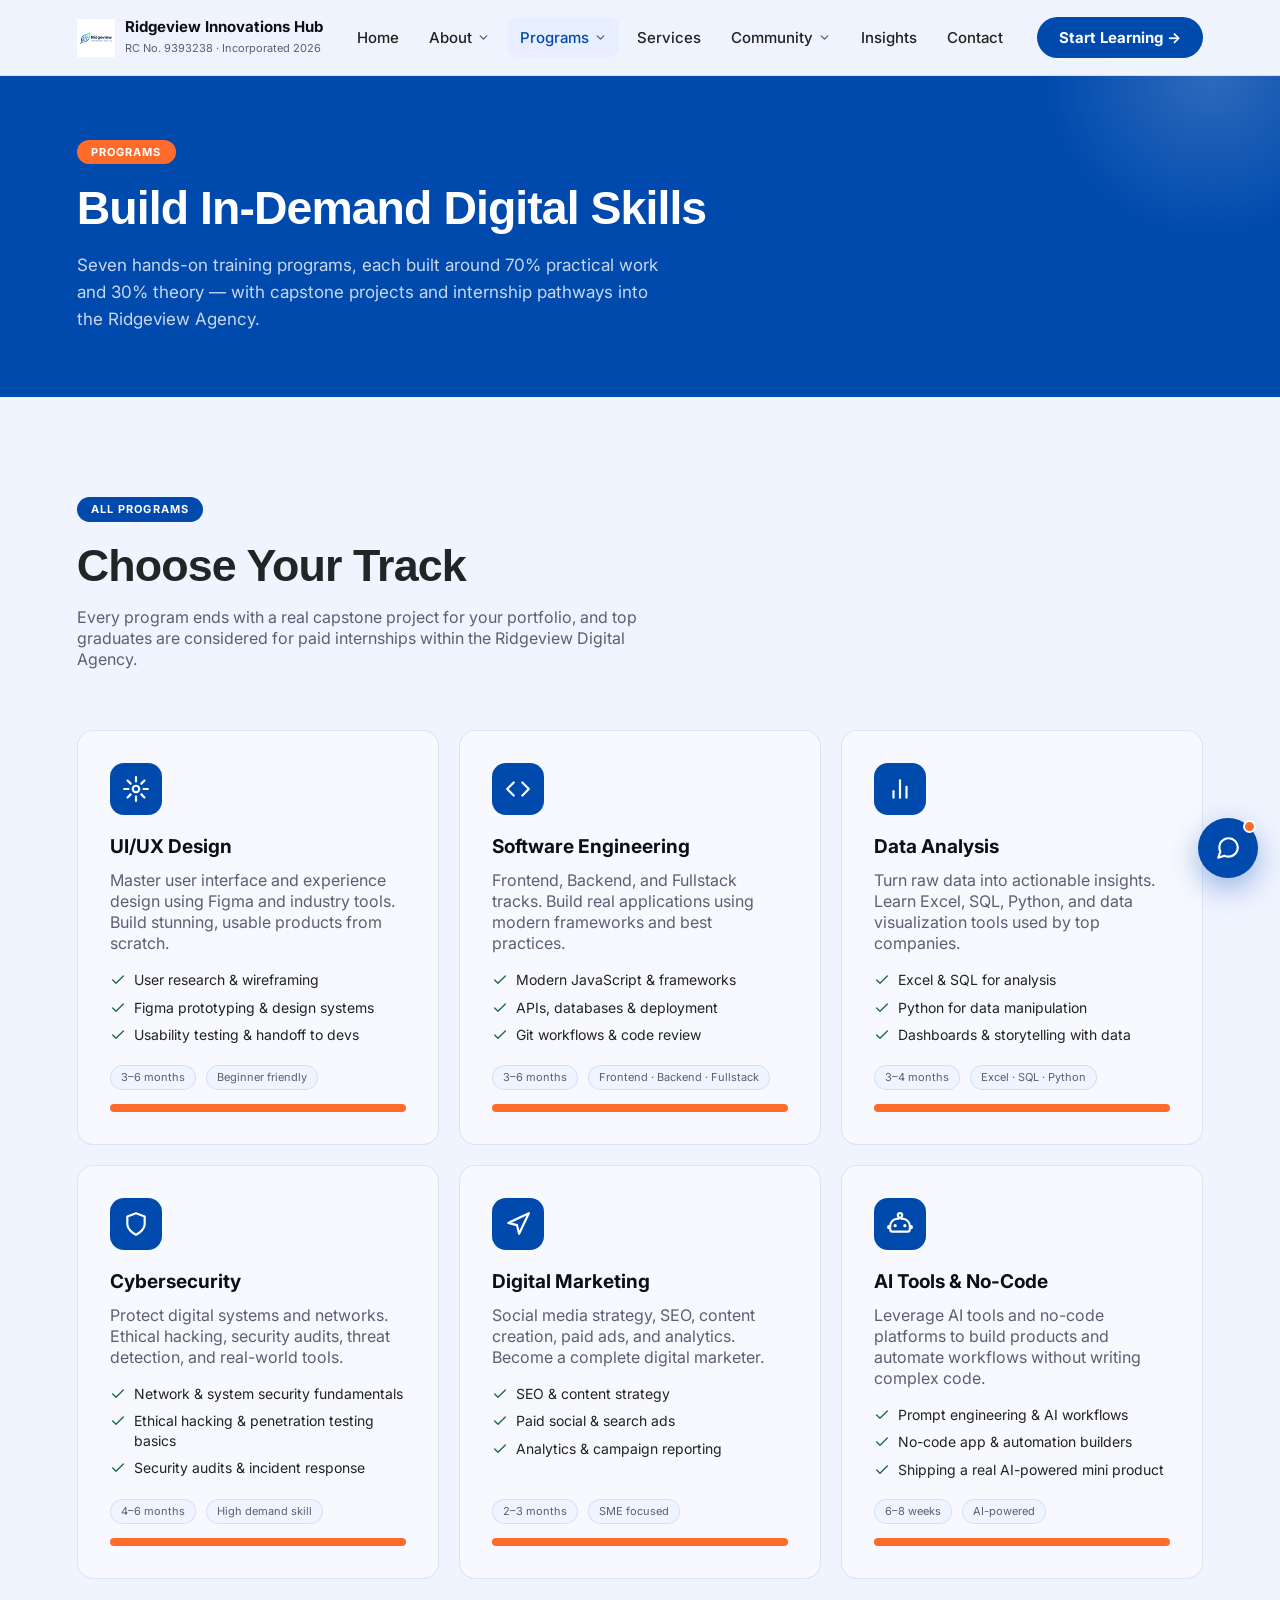
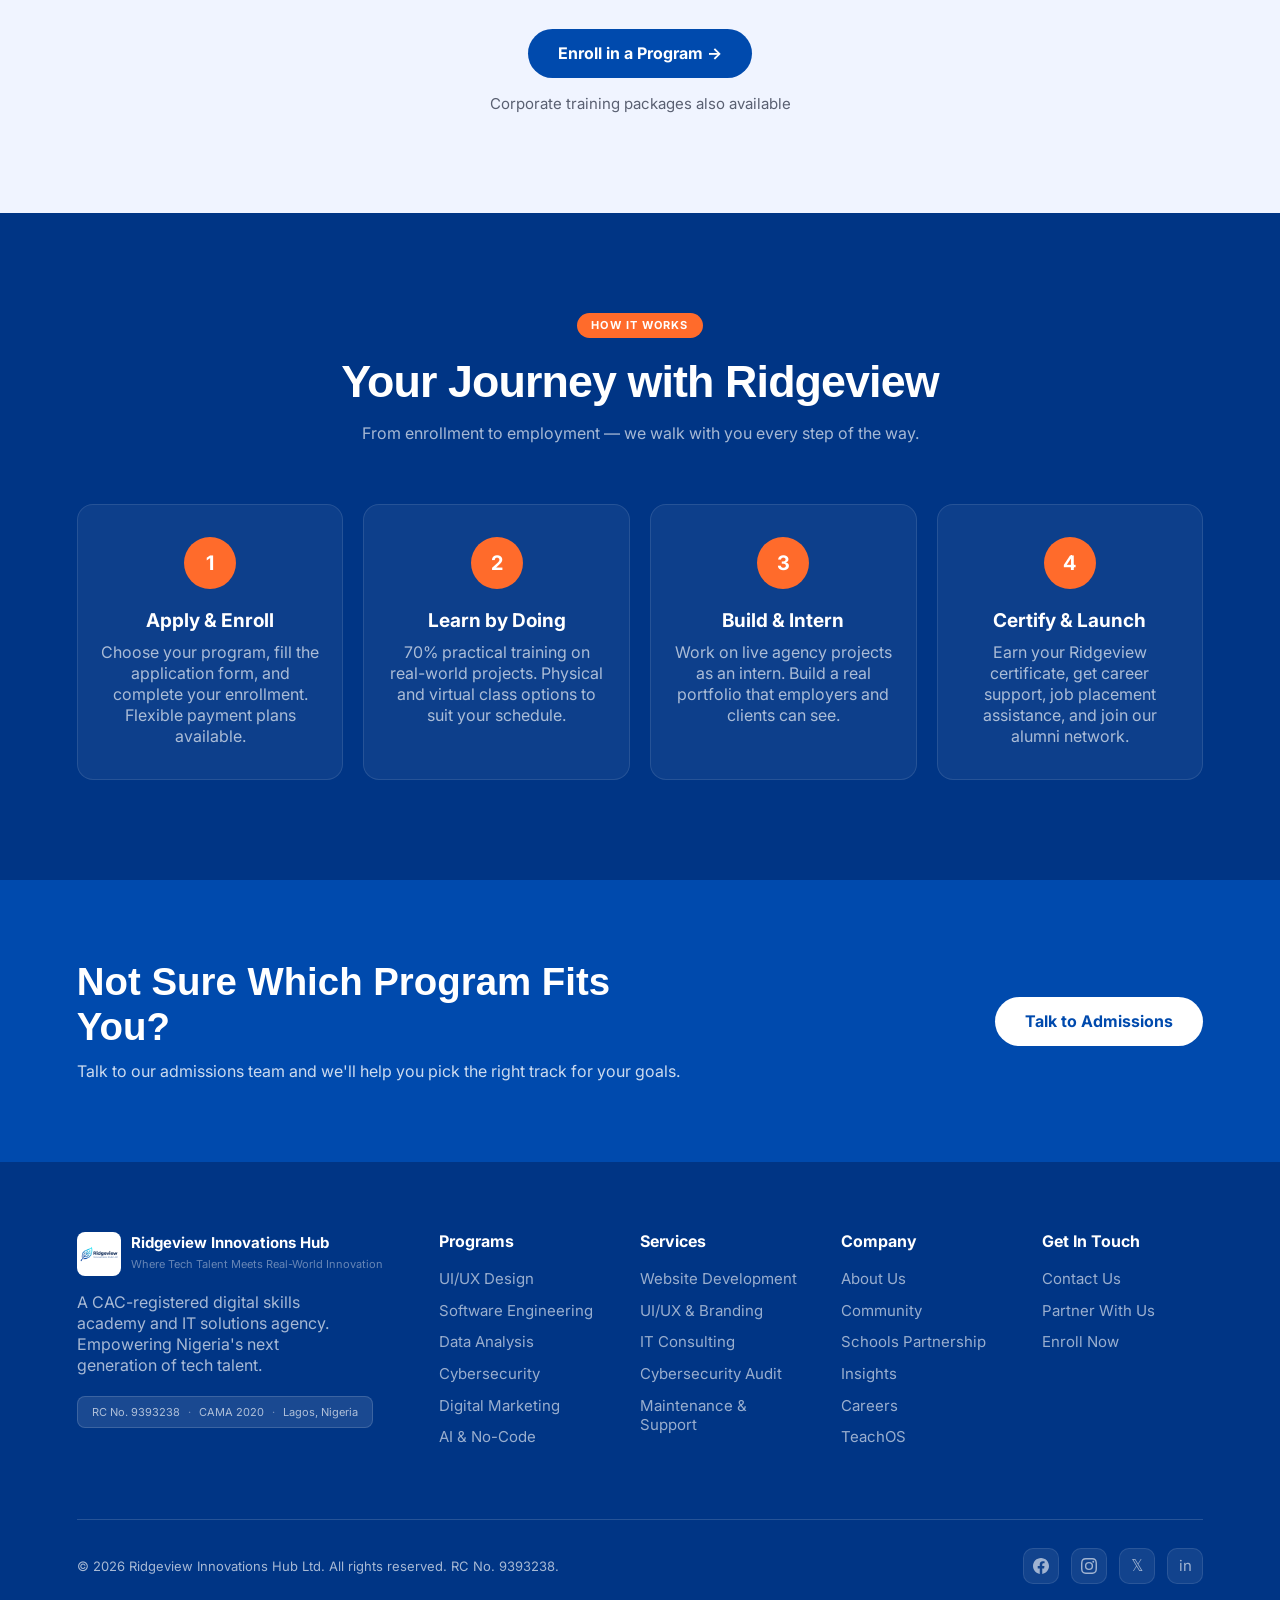
<file: programs.html>
<!DOCTYPE html>
<html lang="en">
<head>
<meta charset="UTF-8"/>
<meta name="viewport" content="width=device-width, initial-scale=1.0"/>
<title>Programs | Ridgeview Innovations Hub Ltd</title>
<meta name="description" content="Explore Ridgeview's 7 hands-on digital skills programs: UI/UX Design, Software Engineering, Data Analysis, Cybersecurity, Digital Marketing and more."/>
<meta name="robots" content="index, follow"/>
<link rel="canonical" href="https://ridgeviewinnovations.com/programs"/>

<!-- Open Graph -->
<meta property="og:type" content="website"/>
<meta property="og:site_name" content="Ridgeview Innovations Hub Ltd"/>
<meta property="og:title" content="Programs | Ridgeview Innovations Hub Ltd"/>
<meta property="og:description" content="7 hands-on digital skills programs: UI/UX Design, Software Engineering, Data Analysis, Cybersecurity, Digital Marketing and more."/>
<meta property="og:url" content="https://ridgeviewinnovations.com/programs"/>
<meta property="og:image" content="https://ridgeviewinnovations.com/Neural%20Leaf.png"/>

<!-- Twitter Card -->
<meta name="twitter:card" content="summary_large_image"/>
<meta name="twitter:title" content="Programs | Ridgeview Innovations Hub Ltd"/>
<meta name="twitter:description" content="7 hands-on digital skills programs: UI/UX Design, Software Engineering, Data Analysis, Cybersecurity, Digital Marketing and more."/>
<meta name="twitter:image" content="https://ridgeviewinnovations.com/Neural%20Leaf.png"/>

<link rel="preconnect" href="https://fonts.googleapis.com"/>
<link href="https://fonts.googleapis.com/css2?family=Inter:wght@400;500;600;700;800&family=Syne:wght@700;800&display=swap" rel="stylesheet"/>
<link href="https://api.fontshare.com/v2/css?f[]=satoshi@800,700&display=swap" rel="stylesheet"/>
<link rel="stylesheet" href="assets/shared.css"/>
</head>
<body>
<nav id="navbar">
  <a href="./" class="logo">
    <img src="Neural Leaf.png" width="128" height="128" alt="Ridgeview Innovations Hub" class="logo-img"/>
    <div class="ltext">
      <strong>Ridgeview Innovations Hub</strong>
      <small>RC No. 9393238 · Incorporated 2026</small>
    </div>
  </a>
  <ul class="nav-links"><li><a href="./" data-nav="index.html" class="">Home</a></li><li><a href="about" data-nav="about.html" class="">About <svg class="chev" xmlns="http://www.w3.org/2000/svg" width="13" height="13" viewBox="0 0 24 24" fill="none" stroke="currentColor" stroke-width="2.5" stroke-linecap="round" stroke-linejoin="round"><polyline points="6 9 12 15 18 9"/></svg></a><div class="dropdown"><a href="about">About Us</a><a href="careers">Careers</a><a href="teachos">TeachOS</a></div></li><li><a href="programs" data-nav="programs.html" class="active">Programs <svg class="chev" xmlns="http://www.w3.org/2000/svg" width="13" height="13" viewBox="0 0 24 24" fill="none" stroke="currentColor" stroke-width="2.5" stroke-linecap="round" stroke-linejoin="round"><polyline points="6 9 12 15 18 9"/></svg></a><div class="dropdown"><a href="programs#uiux">UI/UX Design</a><a href="programs#swe">Software Engineering</a><a href="programs#data">Data Analysis</a><a href="programs#cyber">Cybersecurity</a><a href="programs#marketing">Digital Marketing</a><a href="programs#ai">AI Tools & No-Code</a><a href="programs" class="dd-view-all">View All Programs</a></div></li><li><a href="services" data-nav="services.html" class="">Services</a></li><li><a href="community" data-nav="community.html" class="">Community <svg class="chev" xmlns="http://www.w3.org/2000/svg" width="13" height="13" viewBox="0 0 24 24" fill="none" stroke="currentColor" stroke-width="2.5" stroke-linecap="round" stroke-linejoin="round"><polyline points="6 9 12 15 18 9"/></svg></a><div class="dropdown"><a href="community">Community</a><a href="schools-partnership">Schools Partnership</a></div></li><li><a href="blog" data-nav="blog.html" class="">Insights</a></li><li><a href="contact" data-nav="contact.html" class="">Contact</a></li></ul>
  <a href="programs" class="nav-cta">Start Learning →</a>
  <button class="hamburger" onclick="toggleMenu()" aria-label="Menu">
    <span></span><span></span><span></span>
  </button>
</nav>
<div class="mobile-menu" id="mobileMenu">
  <a href="./" onclick="toggleMenu()">Home</a><a href="about" onclick="toggleMenu()">About</a><a class="mm-sub" href="about" onclick="toggleMenu()">About Us</a><a class="mm-sub" href="careers" onclick="toggleMenu()">Careers</a><a class="mm-sub" href="teachos" onclick="toggleMenu()">TeachOS</a><a href="programs" onclick="toggleMenu()">Programs</a><a class="mm-sub" href="programs#uiux" onclick="toggleMenu()">UI/UX Design</a><a class="mm-sub" href="programs#swe" onclick="toggleMenu()">Software Engineering</a><a class="mm-sub" href="programs#data" onclick="toggleMenu()">Data Analysis</a><a class="mm-sub" href="programs#cyber" onclick="toggleMenu()">Cybersecurity</a><a class="mm-sub" href="programs#marketing" onclick="toggleMenu()">Digital Marketing</a><a class="mm-sub" href="programs#ai" onclick="toggleMenu()">AI Tools & No-Code</a><a href="services" onclick="toggleMenu()">Services</a><a href="community" onclick="toggleMenu()">Community</a><a class="mm-sub" href="community" onclick="toggleMenu()">Community</a><a class="mm-sub" href="schools-partnership" onclick="toggleMenu()">Schools Partnership</a><a href="blog" onclick="toggleMenu()">Insights</a><a href="contact" onclick="toggleMenu()">Contact</a>
  <a href="programs" class="nav-cta" onclick="toggleMenu()">Start Learning →</a>
</div>

<main>
<div class="page-header">
 <!-- <div class="breadcrumb"><a href="./">Home</a> <span>/</span> <span>Programs</span></div> -->
  <div class="stag">Programs</div>
  <h1>Build In-Demand Digital Skills</h1>
  <p>Seven hands-on training programs, each built around 70% practical work and 30% theory — with capstone projects and internship pathways into the Ridgeview Agency.</p>
</div>

<section class="prog-section" style="padding-top:100px">
  <div class="sh">
    <div class="stag">All Programs</div>
    <h2 class="stitle">Choose Your Track</h2>
    <p class="ssub">Every program ends with a real capstone project for your portfolio, and top graduates are considered for paid internships within the Ridgeview Digital Agency.</p>
  </div>
  <div class="prog-grid">
    
  <div class="pc fade-up" id="uiux">
    <div class="pico"><svg xmlns="http://www.w3.org/2000/svg" width="24" height="24" viewBox="0 0 24 24" fill="none" stroke="currentColor" stroke-width="2" stroke-linecap="round" stroke-linejoin="round"><circle cx="12" cy="12" r="3"/><path d="M12 1v4M12 19v4M4.22 4.22l2.83 2.83M16.95 16.95l2.83 2.83M1 12h4M19 12h4M4.22 19.78l2.83-2.83M16.95 7.05l2.83-2.83"/></svg></div>
    <h3>UI/UX Design</h3>
    <p>Master user interface and experience design using Figma and industry tools. Build stunning, usable products from scratch.</p>
    <ul class="plearn"><li><svg xmlns="http://www.w3.org/2000/svg" width="16" height="16" viewBox="0 0 24 24" fill="none" stroke="currentColor" stroke-width="2" stroke-linecap="round" stroke-linejoin="round"><polyline points="20 6 9 17 4 12"/></svg><span>User research &amp; wireframing</span></li><li><svg xmlns="http://www.w3.org/2000/svg" width="16" height="16" viewBox="0 0 24 24" fill="none" stroke="currentColor" stroke-width="2" stroke-linecap="round" stroke-linejoin="round"><polyline points="20 6 9 17 4 12"/></svg><span>Figma prototyping &amp; design systems</span></li><li><svg xmlns="http://www.w3.org/2000/svg" width="16" height="16" viewBox="0 0 24 24" fill="none" stroke="currentColor" stroke-width="2" stroke-linecap="round" stroke-linejoin="round"><polyline points="20 6 9 17 4 12"/></svg><span>Usability testing &amp; handoff to devs</span></li></ul>
    <div class="pmeta"><span class="ptag">3–6 months</span><span class="ptag">Beginner friendly</span></div>
    <div class="pchip"></div>
  </div>
    
  <div class="pc fade-up" id="swe">
    <div class="pico"><svg xmlns="http://www.w3.org/2000/svg" width="24" height="24" viewBox="0 0 24 24" fill="none" stroke="currentColor" stroke-width="2" stroke-linecap="round" stroke-linejoin="round"><polyline points="16 18 22 12 16 6"/><polyline points="8 6 2 12 8 18"/></svg></div>
    <h3>Software Engineering</h3>
    <p>Frontend, Backend, and Fullstack tracks. Build real applications using modern frameworks and best practices.</p>
    <ul class="plearn"><li><svg xmlns="http://www.w3.org/2000/svg" width="16" height="16" viewBox="0 0 24 24" fill="none" stroke="currentColor" stroke-width="2" stroke-linecap="round" stroke-linejoin="round"><polyline points="20 6 9 17 4 12"/></svg><span>Modern JavaScript &amp; frameworks</span></li><li><svg xmlns="http://www.w3.org/2000/svg" width="16" height="16" viewBox="0 0 24 24" fill="none" stroke="currentColor" stroke-width="2" stroke-linecap="round" stroke-linejoin="round"><polyline points="20 6 9 17 4 12"/></svg><span>APIs, databases &amp; deployment</span></li><li><svg xmlns="http://www.w3.org/2000/svg" width="16" height="16" viewBox="0 0 24 24" fill="none" stroke="currentColor" stroke-width="2" stroke-linecap="round" stroke-linejoin="round"><polyline points="20 6 9 17 4 12"/></svg><span>Git workflows &amp; code review</span></li></ul>
    <div class="pmeta"><span class="ptag">3–6 months</span><span class="ptag">Frontend · Backend · Fullstack</span></div>
    <div class="pchip"></div>
  </div>
    
  <div class="pc fade-up" id="data">
    <div class="pico"><svg xmlns="http://www.w3.org/2000/svg" width="24" height="24" viewBox="0 0 24 24" fill="none" stroke="currentColor" stroke-width="2" stroke-linecap="round" stroke-linejoin="round"><line x1="18" y1="20" x2="18" y2="10"/><line x1="12" y1="20" x2="12" y2="4"/><line x1="6" y1="20" x2="6" y2="14"/></svg></div>
    <h3>Data Analysis</h3>
    <p>Turn raw data into actionable insights. Learn Excel, SQL, Python, and data visualization tools used by top companies.</p>
    <ul class="plearn"><li><svg xmlns="http://www.w3.org/2000/svg" width="16" height="16" viewBox="0 0 24 24" fill="none" stroke="currentColor" stroke-width="2" stroke-linecap="round" stroke-linejoin="round"><polyline points="20 6 9 17 4 12"/></svg><span>Excel &amp; SQL for analysis</span></li><li><svg xmlns="http://www.w3.org/2000/svg" width="16" height="16" viewBox="0 0 24 24" fill="none" stroke="currentColor" stroke-width="2" stroke-linecap="round" stroke-linejoin="round"><polyline points="20 6 9 17 4 12"/></svg><span>Python for data manipulation</span></li><li><svg xmlns="http://www.w3.org/2000/svg" width="16" height="16" viewBox="0 0 24 24" fill="none" stroke="currentColor" stroke-width="2" stroke-linecap="round" stroke-linejoin="round"><polyline points="20 6 9 17 4 12"/></svg><span>Dashboards &amp; storytelling with data</span></li></ul>
    <div class="pmeta"><span class="ptag">3–4 months</span><span class="ptag">Excel · SQL · Python</span></div>
    <div class="pchip"></div>
  </div>
    
  <div class="pc fade-up" id="cyber">
    <div class="pico"><svg xmlns="http://www.w3.org/2000/svg" width="24" height="24" viewBox="0 0 24 24" fill="none" stroke="currentColor" stroke-width="2" stroke-linecap="round" stroke-linejoin="round"><path d="M12 22s8-4 8-10V5l-8-3-8 3v7c0 6 8 10 8 10z"/></svg></div>
    <h3>Cybersecurity</h3>
    <p>Protect digital systems and networks. Ethical hacking, security audits, threat detection, and real-world tools.</p>
    <ul class="plearn"><li><svg xmlns="http://www.w3.org/2000/svg" width="16" height="16" viewBox="0 0 24 24" fill="none" stroke="currentColor" stroke-width="2" stroke-linecap="round" stroke-linejoin="round"><polyline points="20 6 9 17 4 12"/></svg><span>Network &amp; system security fundamentals</span></li><li><svg xmlns="http://www.w3.org/2000/svg" width="16" height="16" viewBox="0 0 24 24" fill="none" stroke="currentColor" stroke-width="2" stroke-linecap="round" stroke-linejoin="round"><polyline points="20 6 9 17 4 12"/></svg><span>Ethical hacking &amp; penetration testing basics</span></li><li><svg xmlns="http://www.w3.org/2000/svg" width="16" height="16" viewBox="0 0 24 24" fill="none" stroke="currentColor" stroke-width="2" stroke-linecap="round" stroke-linejoin="round"><polyline points="20 6 9 17 4 12"/></svg><span>Security audits &amp; incident response</span></li></ul>
    <div class="pmeta"><span class="ptag">4–6 months</span><span class="ptag">High demand skill</span></div>
    <div class="pchip"></div>
  </div>
    
  <div class="pc fade-up" id="marketing">
    <div class="pico"><svg xmlns="http://www.w3.org/2000/svg" width="24" height="24" viewBox="0 0 24 24" fill="none" stroke="currentColor" stroke-width="2" stroke-linecap="round" stroke-linejoin="round"><path d="M3 11l19-9-9 19-2-8-8-2z"/></svg></div>
    <h3>Digital Marketing</h3>
    <p>Social media strategy, SEO, content creation, paid ads, and analytics. Become a complete digital marketer.</p>
    <ul class="plearn"><li><svg xmlns="http://www.w3.org/2000/svg" width="16" height="16" viewBox="0 0 24 24" fill="none" stroke="currentColor" stroke-width="2" stroke-linecap="round" stroke-linejoin="round"><polyline points="20 6 9 17 4 12"/></svg><span>SEO &amp; content strategy</span></li><li><svg xmlns="http://www.w3.org/2000/svg" width="16" height="16" viewBox="0 0 24 24" fill="none" stroke="currentColor" stroke-width="2" stroke-linecap="round" stroke-linejoin="round"><polyline points="20 6 9 17 4 12"/></svg><span>Paid social &amp; search ads</span></li><li><svg xmlns="http://www.w3.org/2000/svg" width="16" height="16" viewBox="0 0 24 24" fill="none" stroke="currentColor" stroke-width="2" stroke-linecap="round" stroke-linejoin="round"><polyline points="20 6 9 17 4 12"/></svg><span>Analytics &amp; campaign reporting</span></li></ul>
    <div class="pmeta"><span class="ptag">2–3 months</span><span class="ptag">SME focused</span></div>
    <div class="pchip"></div>
  </div>
    
  <div class="pc fade-up" id="ai">
    <div class="pico"><svg xmlns="http://www.w3.org/2000/svg" width="24" height="24" viewBox="0 0 24 24" fill="none" stroke="currentColor" stroke-width="2" stroke-linecap="round" stroke-linejoin="round"><path d="M12 2a2 2 0 0 1 2 2c0 .74-.4 1.39-1 1.73V7h1a7 7 0 0 1 7 7h1a1 1 0 0 1 0 2h-1v1a2 2 0 0 1-2 2H5a2 2 0 0 1-2-2v-1H2a1 1 0 0 1 0-2h1a7 7 0 0 1 7-7h1V5.73A2 2 0 0 1 10 4a2 2 0 0 1 2-2z"/><path d="M7.5 14a.5.5 0 1 0 0-1 .5.5 0 0 0 0 1"/><path d="M16.5 14a.5.5 0 1 0 0-1 .5.5 0 0 0 0 1"/></svg></div>
    <h3>AI Tools &amp; No-Code</h3>
    <p>Leverage AI tools and no-code platforms to build products and automate workflows without writing complex code.</p>
    <ul class="plearn"><li><svg xmlns="http://www.w3.org/2000/svg" width="16" height="16" viewBox="0 0 24 24" fill="none" stroke="currentColor" stroke-width="2" stroke-linecap="round" stroke-linejoin="round"><polyline points="20 6 9 17 4 12"/></svg><span>Prompt engineering &amp; AI workflows</span></li><li><svg xmlns="http://www.w3.org/2000/svg" width="16" height="16" viewBox="0 0 24 24" fill="none" stroke="currentColor" stroke-width="2" stroke-linecap="round" stroke-linejoin="round"><polyline points="20 6 9 17 4 12"/></svg><span>No-code app &amp; automation builders</span></li><li><svg xmlns="http://www.w3.org/2000/svg" width="16" height="16" viewBox="0 0 24 24" fill="none" stroke="currentColor" stroke-width="2" stroke-linecap="round" stroke-linejoin="round"><polyline points="20 6 9 17 4 12"/></svg><span>Shipping a real AI-powered mini product</span></li></ul>
    <div class="pmeta"><span class="ptag">6–8 weeks</span><span class="ptag">AI-powered</span></div>
    <div class="pchip"></div>
  </div>
  </div>
  <div style="text-align:center;margin-top:50px">
    <a href="contact" class="btn-primary">Enroll in a Program →</a>
    <p style="margin-top:16px;font-family:var(--font-body);font-size:15px;color:var(--muted)">Corporate training packages also available</p>
  </div>
</section>

<!-- HOW IT WORKS -->
<section class="hiw">
  <div class="sh c">
    <div class="stag">How It Works</div>
    <h2 class="stitle">Your Journey with Ridgeview</h2>
    <p class="ssub">From enrollment to employment — we walk with you every step of the way.</p>
  </div>
  <div class="steps">
    <div class="step fade-up"><div class="snum">1</div><h4>Apply &amp; Enroll</h4><p>Choose your program, fill the application form, and complete your enrollment. Flexible payment plans available.</p></div>
    <div class="step fade-up"><div class="snum">2</div><h4>Learn by Doing</h4><p>70% practical training on real-world projects. Physical and virtual class options to suit your schedule.</p></div>
    <div class="step fade-up"><div class="snum">3</div><h4>Build &amp; Intern</h4><p>Work on live agency projects as an intern. Build a real portfolio that employers and clients can see.</p></div>
    <div class="step fade-up"><div class="snum">4</div><h4>Certify &amp; Launch</h4><p>Earn your Ridgeview certificate, get career support, job placement assistance, and join our alumni network.</p></div>
  </div>
</section>

<!-- CTA -->
<div class="cta-band">
  <div>
    <h2>Not Sure Which Program Fits You?</h2>
    <p>Talk to our admissions team and we'll help you pick the right track for your goals.</p>
  </div>
  <div class="cta-acts">
    <a href="contact" class="btn-white">Talk to Admissions</a>
  </div>
</div>

</main>

<footer>
  <div class="fg-grid">
    <div class="fbrand">
      <a href="./" class="logo" style="margin-bottom:16px;display:flex;align-items:center;gap:10px">
        <img src="Neural Leaf.png" width="128" height="128" alt="Ridgeview Innovations Hub" class="logo-img-footer"/>
        <div class="ltext">
          <strong style="color:#fff;font-family:var(--font-body);font-size:15px;font-weight:700;display:block">Ridgeview Innovations Hub</strong>
          <small style="color:rgba(255,255,255,.4);font-size:11px">Where Tech Talent Meets Real-World Innovation</small>
        </div>
      </a>
      <p>A CAC-registered digital skills academy and IT solutions agency. Empowering Nigeria's next generation of tech talent.</p>
      <div class="freg">RC No. 9393238 <span>·</span> CAMA 2020 <span>·</span> Lagos, Nigeria</div>
    </div>
    <div class="fcol">
      <h5>Programs</h5>
      <a href="programs#uiux">UI/UX Design</a>
      <a href="programs#swe">Software Engineering</a>
      <a href="programs#data">Data Analysis</a>
      <a href="programs#cyber">Cybersecurity</a>
      <a href="programs#marketing">Digital Marketing</a>
      <a href="programs#ai">AI &amp; No-Code</a>
    </div>
    <div class="fcol">
      <h5>Services</h5>
      <a href="services#web">Website Development</a>
      <a href="services#design">UI/UX &amp; Branding</a>
      <a href="services#security">IT Consulting</a>
      <a href="services#security">Cybersecurity Audit</a>
      <a href="services#support">Maintenance &amp; Support</a>
    </div>
    <div class="fcol">
      <h5>Company</h5>
      <a href="about">About Us</a>
      <a href="community">Community</a>
      <a href="schools-partnership">Schools Partnership</a>
      <a href="blog">Insights</a>
      <a href="careers">Careers</a>
      <a href="teachos" title="TeachOS: AI lesson notes for Nigerian teachers">TeachOS</a>
    </div>
    <div class="fcol">
      <h5>Get In Touch</h5>
      <a href="contact">Contact Us</a>
      <a href="contact">Partner With Us</a>
      <a href="programs">Enroll Now</a>
    </div>
  </div>
  <div class="fbot">
    <p>© 2026 Ridgeview Innovations Hub Ltd. All rights reserved. RC No. 9393238.</p>
    <div class="socials">
      <a href="https://www.facebook.com/share/185Uu96pCo/" target="_blank" rel="noopener" class="slink" title="Facebook">
        <svg viewBox="0 0 24 24"><path d="M24 12.073C24 5.405 18.627 0 12 0S0 5.405 0 12.073C0 18.1 4.388 23.094 10.125 24v-8.437H7.078v-3.49h3.047V9.41c0-3.025 1.792-4.697 4.533-4.697 1.312 0 2.686.236 2.686.236v2.97h-1.513c-1.491 0-1.956.93-1.956 1.886v2.268h3.328l-.532 3.49h-2.796V24C19.612 23.094 24 18.1 24 12.073z"/></svg>
      </a>
      <a href="https://www.instagram.com/ridgeview_innovations_hub?igsh=MnhsZ2s3M3ppMG14" target="_blank" rel="noopener" class="slink" title="Instagram">
        <svg viewBox="0 0 24 24"><path d="M12 2.163c3.204 0 3.584.012 4.85.07 3.252.148 4.771 1.691 4.919 4.919.058 1.265.069 1.645.069 4.849 0 3.205-.012 3.584-.069 4.849-.149 3.225-1.664 4.771-4.919 4.919-1.266.058-1.644.07-4.85.07-3.204 0-3.584-.012-4.849-.07-3.26-.149-4.771-1.699-4.919-4.92-.058-1.265-.07-1.644-.07-4.849 0-3.204.013-3.583.07-4.849.149-3.227 1.664-4.771 4.919-4.919 1.266-.057 1.645-.069 4.849-.069zM12 0C8.741 0 8.333.014 7.053.072 2.695.272.273 2.69.073 7.052.014 8.333 0 8.741 0 12c0 3.259.014 3.668.072 4.948.2 4.358 2.618 6.78 6.98 6.98C8.333 23.986 8.741 24 12 24c3.259 0 3.668-.014 4.948-.072 4.354-.2 6.782-2.618 6.979-6.98.059-1.28.073-1.689.073-4.948 0-3.259-.014-3.667-.072-4.947-.196-4.354-2.617-6.78-6.979-6.98C15.668.014 15.259 0 12 0zm0 5.838a6.162 6.162 0 100 12.324 6.162 6.162 0 000-12.324zM12 16a4 4 0 110-8 4 4 0 010 8zm6.406-11.845a1.44 1.44 0 100 2.881 1.44 1.44 0 000-2.881z"/></svg>
      </a>
      <a href="https://x.com/RidgeviewHub" target="_blank" rel="noopener" class="slink" title="X (Twitter)">𝕏</a>
      <a href="https://www.linkedin.com/company/ridgeview-innovations-hub/" target="_blank" rel="noopener" class="slink" title="LinkedIn">in</a>
    </div>
  </div>
</footer><script src="assets/shared.js"></script>
</body>
</html>
</file>
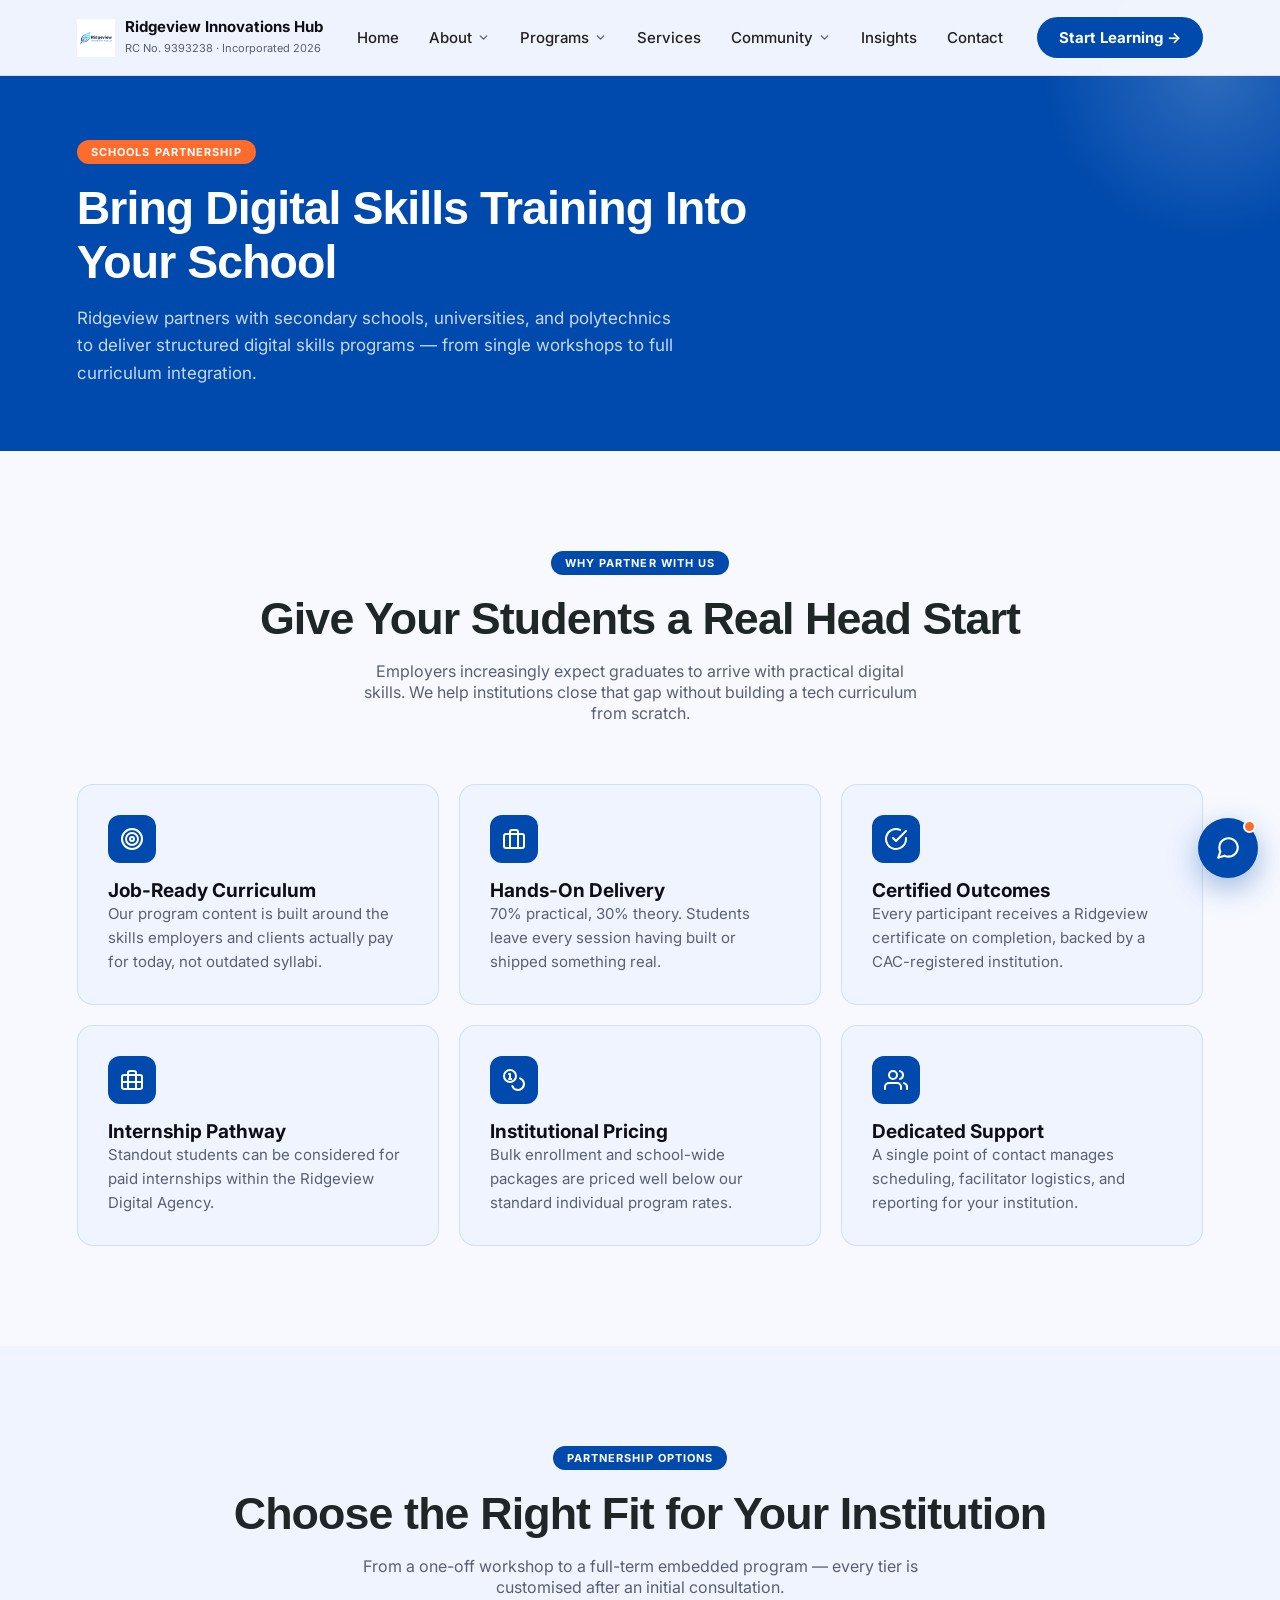
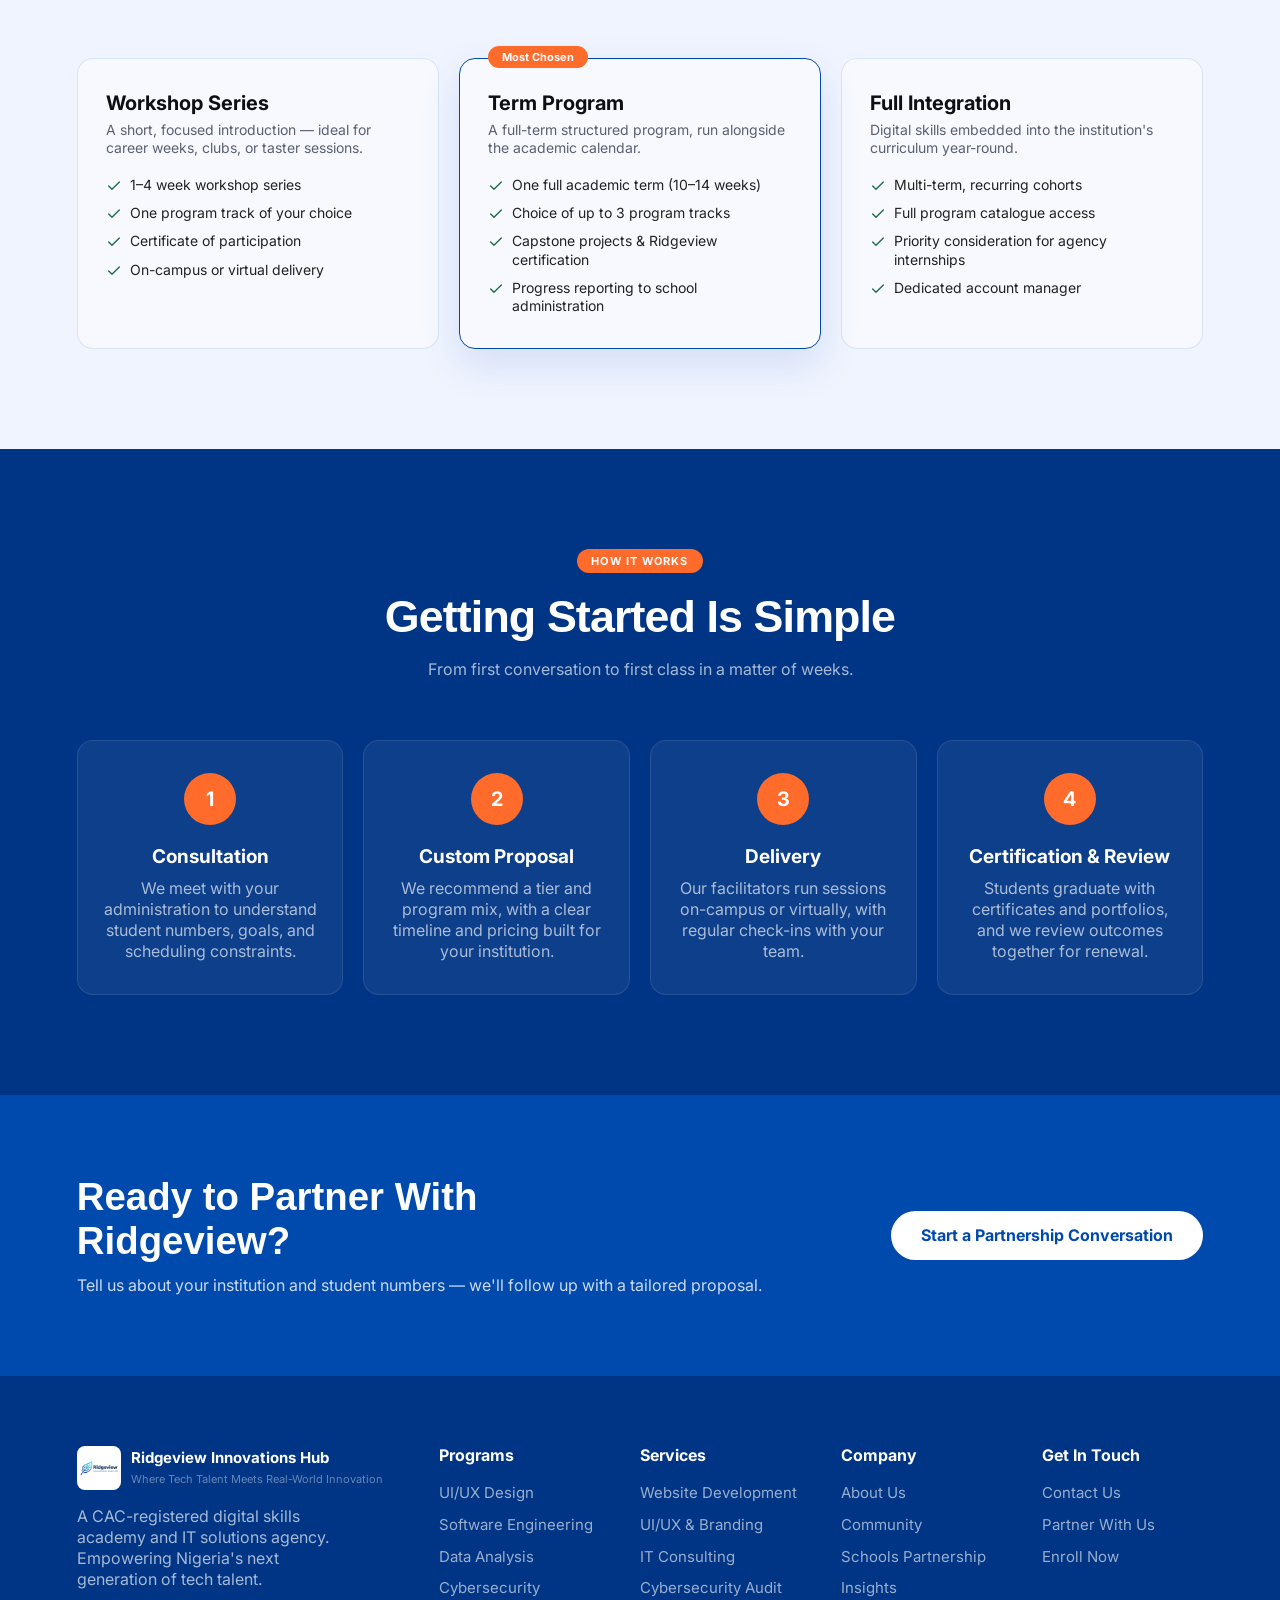
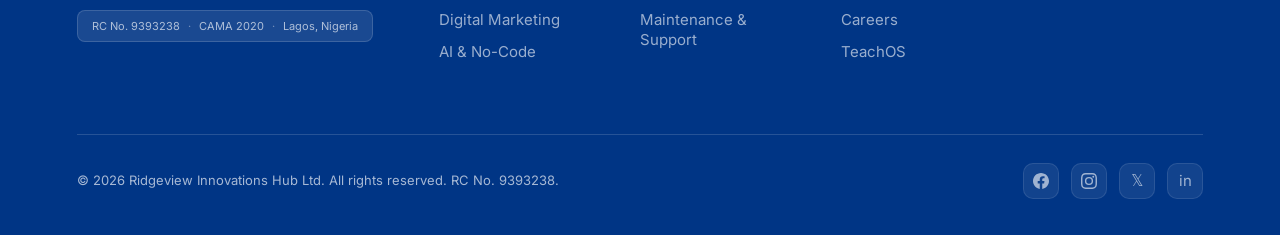
<file: schools-partnership.html>
<!DOCTYPE html>
<html lang="en">
<head>
    <meta charset="UTF-8">
    <meta name="viewport" content="width=device-width, initial-scale=1.0">

    <!-- Primary SEO -->
    <title>Schools Partnership | Ridgeview Innovations Hub Ltd</title>
    <meta name="description" content="Partner with Ridgeview Innovations Hub Ltd to equip your secondary school, university, or polytechnic with industry-relevant digital skills training, coding, AI, cybersecurity, UI/UX design, and career development programs.">
    <meta name="robots" content="index, follow">

    <!-- Canonical URL -->
    <link rel="canonical" href="https://ridgeviewinnovations.com/schools-partnership">

    <!-- Open Graph -->
    <meta property="og:type" content="website">
    <meta property="og:site_name" content="Ridgeview Innovations Hub Ltd">
    <meta property="og:title" content="Schools Partnership | Ridgeview Innovations Hub Ltd">
    <meta property="og:description" content="Bring structured digital skills training, coding, AI, cybersecurity, UI/UX design, and career development programs to your secondary school, university, or polytechnic.">
    <meta property="og:url" content="https://ridgeviewinnovations.com/schools-partnership">
    <meta property="og:image" content="https://ridgeviewinnovations.com/Neural%20Leaf.png">

    <!-- Twitter Card -->
    <meta name="twitter:card" content="summary_large_image">
    <meta name="twitter:title" content="Schools Partnership | Ridgeview Innovations Hub Ltd">
    <meta name="twitter:description" content="Partner with Ridgeview Innovations Hub to provide students with industry-ready digital skills through coding, AI, cybersecurity, UI/UX design, and career development programs.">
    <meta name="twitter:image" content="https://ridgeviewinnovations.com/Neural%20Leaf.png">

    <!-- Performance -->
    <link rel="preconnect" href="https://fonts.googleapis.com">

    <!-- Fonts -->
    <link href="https://fonts.googleapis.com/css2?family=Inter:wght@400;500;600;700;800&family=Syne:wght@700;800&display=swap" rel="stylesheet">
    <link href="https://api.fontshare.com/v2/css?f[]=satoshi@800,700&display=swap" rel="stylesheet">

    <!-- Styles -->
    <link rel="stylesheet" href="assets/shared.css">
</head>
<body>
<nav id="navbar">
  <a href="./" class="logo">
    <img src="Neural Leaf.png" width="128" height="128" alt="Ridgeview Innovations Hub" class="logo-img"/>
    <div class="ltext">
      <strong>Ridgeview Innovations Hub</strong>
      <small>RC No. 9393238 · Incorporated 2026</small>
    </div>
  </a>
  <ul class="nav-links"><li><a href="./" data-nav="index.html" class="">Home</a></li><li><a href="about" data-nav="about.html" class="">About <svg class="chev" xmlns="http://www.w3.org/2000/svg" width="13" height="13" viewBox="0 0 24 24" fill="none" stroke="currentColor" stroke-width="2.5" stroke-linecap="round" stroke-linejoin="round"><polyline points="6 9 12 15 18 9"/></svg></a><div class="dropdown"><a href="about">About Us</a><a href="careers">Careers</a><a href="teachos">TeachOS</a></div></li><li><a href="programs" data-nav="programs.html" class="">Programs <svg class="chev" xmlns="http://www.w3.org/2000/svg" width="13" height="13" viewBox="0 0 24 24" fill="none" stroke="currentColor" stroke-width="2.5" stroke-linecap="round" stroke-linejoin="round"><polyline points="6 9 12 15 18 9"/></svg></a><div class="dropdown"><a href="programs#uiux">UI/UX Design</a><a href="programs#swe">Software Engineering</a><a href="programs#data">Data Analysis</a><a href="programs#cyber">Cybersecurity</a><a href="programs#marketing">Digital Marketing</a><a href="programs#ai">AI Tools & No-Code</a><a href="programs" class="dd-view-all">View All Programs</a></div></li><li><a href="services" data-nav="services.html" class="">Services</a></li><li><a href="community" data-nav="community.html" class="">Community <svg class="chev" xmlns="http://www.w3.org/2000/svg" width="13" height="13" viewBox="0 0 24 24" fill="none" stroke="currentColor" stroke-width="2.5" stroke-linecap="round" stroke-linejoin="round"><polyline points="6 9 12 15 18 9"/></svg></a><div class="dropdown"><a href="community">Community</a><a href="schools-partnership">Schools Partnership</a></div></li><li><a href="blog" data-nav="blog.html" class="">Insights</a></li><li><a href="contact" data-nav="contact.html" class="">Contact</a></li></ul>
  <a href="programs" class="nav-cta">Start Learning →</a>
  <button class="hamburger" onclick="toggleMenu()" aria-label="Menu">
    <span></span><span></span><span></span>
  </button>
</nav>
<div class="mobile-menu" id="mobileMenu">
  <a href="./" onclick="toggleMenu()">Home</a><a href="about" onclick="toggleMenu()">About</a><a class="mm-sub" href="about" onclick="toggleMenu()">About Us</a><a class="mm-sub" href="careers" onclick="toggleMenu()">Careers</a><a class="mm-sub" href="teachos" onclick="toggleMenu()">TeachOS</a><a href="programs" onclick="toggleMenu()">Programs</a><a class="mm-sub" href="programs#uiux" onclick="toggleMenu()">UI/UX Design</a><a class="mm-sub" href="programs#swe" onclick="toggleMenu()">Software Engineering</a><a class="mm-sub" href="programs#data" onclick="toggleMenu()">Data Analysis</a><a class="mm-sub" href="programs#cyber" onclick="toggleMenu()">Cybersecurity</a><a class="mm-sub" href="programs#marketing" onclick="toggleMenu()">Digital Marketing</a><a class="mm-sub" href="programs#ai" onclick="toggleMenu()">AI Tools & No-Code</a><a href="services" onclick="toggleMenu()">Services</a><a href="community" onclick="toggleMenu()">Community</a><a class="mm-sub" href="community" onclick="toggleMenu()">Community</a><a class="mm-sub" href="schools-partnership" onclick="toggleMenu()">Schools Partnership</a><a href="blog" onclick="toggleMenu()">Insights</a><a href="contact" onclick="toggleMenu()">Contact</a>
  <a href="programs" class="nav-cta" onclick="toggleMenu()">Start Learning →</a>
</div>

<main>
<div class="page-header">
  <!--<div class="breadcrumb"><a href="./">Home</a> <span>/</span> <span>Schools Partnership</span></div>-->
  <div class="stag">Schools Partnership</div>
  <h1>Bring Digital Skills Training Into Your School</h1>
  <p>Ridgeview partners with secondary schools, universities, and polytechnics to deliver structured digital skills programs — from single workshops to full curriculum integration.</p>
</div>

<!-- WHY PARTNER -->
<section style="padding-top:100px">
  <div class="sh c">
    <div class="stag">Why Partner With Us</div>
    <h2 class="stitle">Give Your Students a Real Head Start</h2>
    <p class="ssub">Employers increasingly expect graduates to arrive with practical digital skills. We help institutions close that gap without building a tech curriculum from scratch.</p>
  </div>
  <div class="partner-benefits">
    <div class="pb-card fade-up"><div class="pbico"><svg xmlns="http://www.w3.org/2000/svg" width="24" height="24" viewBox="0 0 24 24" fill="none" stroke="currentColor" stroke-width="2" stroke-linecap="round" stroke-linejoin="round"><circle cx="12" cy="12" r="10"/><circle cx="12" cy="12" r="6"/><circle cx="12" cy="12" r="2"/></svg></div><h4>Job-Ready Curriculum</h4><p style="font-family:var(--font-body);font-size:15px;color:var(--muted);line-height:1.6">Our program content is built around the skills employers and clients actually pay for today, not outdated syllabi.</p></div>
    <div class="pb-card fade-up"><div class="pbico"><svg xmlns="http://www.w3.org/2000/svg" width="24" height="24" viewBox="0 0 24 24" fill="none" stroke="currentColor" stroke-width="2" stroke-linecap="round" stroke-linejoin="round"><rect x="2" y="7" width="20" height="14" rx="2" ry="2"/><path d="M16 21V5a2 2 0 0 0-2-2h-4a2 2 0 0 0-2 2v16"/></svg></div><h4>Hands-On Delivery</h4><p style="font-family:var(--font-body);font-size:15px;color:var(--muted);line-height:1.6">70% practical, 30% theory. Students leave every session having built or shipped something real.</p></div>
    <div class="pb-card fade-up"><div class="pbico"><svg xmlns="http://www.w3.org/2000/svg" width="24" height="24" viewBox="0 0 24 24" fill="none" stroke="currentColor" stroke-width="2" stroke-linecap="round" stroke-linejoin="round"><path d="M22 11.08V12a10 10 0 1 1-5.93-9.14"/><polyline points="22 4 12 14.01 9 11.01"/></svg></div><h4>Certified Outcomes</h4><p style="font-family:var(--font-body);font-size:15px;color:var(--muted);line-height:1.6">Every participant receives a Ridgeview certificate on completion, backed by a CAC-registered institution.</p></div>
    <div class="pb-card fade-up"><div class="pbico"><svg xmlns="http://www.w3.org/2000/svg" width="24" height="24" viewBox="0 0 24 24" fill="none" stroke="currentColor" stroke-width="2" stroke-linecap="round" stroke-linejoin="round"><rect x="2" y="7" width="20" height="14" rx="2" ry="2"/><path d="M16 21V5a2 2 0 0 0-2-2h-4a2 2 0 0 0-2 2v16"/><path d="M2 14h20"/></svg></div><h4>Internship Pathway</h4><p style="font-family:var(--font-body);font-size:15px;color:var(--muted);line-height:1.6">Standout students can be considered for paid internships within the Ridgeview Digital Agency.</p></div>
    <div class="pb-card fade-up"><div class="pbico"><svg xmlns="http://www.w3.org/2000/svg" width="24" height="24" viewBox="0 0 24 24" fill="none" stroke="currentColor" stroke-width="2" stroke-linecap="round" stroke-linejoin="round"><circle cx="8" cy="8" r="6"/><path d="M18.09 10.37A6 6 0 1 1 10.34 18"/><path d="M7 6h1v4"/><line x1="9.17" y1="11.03" x2="7" y2="11.03"/></svg></div><h4>Institutional Pricing</h4><p style="font-family:var(--font-body);font-size:15px;color:var(--muted);line-height:1.6">Bulk enrollment and school-wide packages are priced well below our standard individual program rates.</p></div>
    <div class="pb-card fade-up"><div class="pbico"><svg xmlns="http://www.w3.org/2000/svg" width="24" height="24" viewBox="0 0 24 24" fill="none" stroke="currentColor" stroke-width="2" stroke-linecap="round" stroke-linejoin="round"><path d="M17 21v-2a4 4 0 0 0-4-4H5a4 4 0 0 0-4 4v2"/><circle cx="9" cy="7" r="4"/><path d="M23 21v-2a4 4 0 0 0-3-3.87"/><path d="M16 3.13a4 4 0 0 1 0 7.75"/></svg></div><h4>Dedicated Support</h4><p style="font-family:var(--font-body);font-size:15px;color:var(--muted);line-height:1.6">A single point of contact manages scheduling, facilitator logistics, and reporting for your institution.</p></div>
  </div>
</section>

<!-- PARTNERSHIP TIERS -->
<section class="prog-section">
  <div class="sh c">
    <div class="stag">Partnership Options</div>
    <h2 class="stitle">Choose the Right Fit for Your Institution</h2>
    <p class="ssub">From a one-off workshop to a full-term embedded program — every tier is customised after an initial consultation.</p>
  </div>
  <div class="tier-grid">
    <div class="tier-card fade-up">
      <h4>Workshop Series</h4>
      <p class="tier-desc">A short, focused introduction — ideal for career weeks, clubs, or taster sessions.</p>
      <ul class="tl">
        <li><svg xmlns="http://www.w3.org/2000/svg" width="16" height="16" viewBox="0 0 24 24" fill="none" stroke="currentColor" stroke-width="2" stroke-linecap="round" stroke-linejoin="round"><polyline points="20 6 9 17 4 12"/></svg><span>1–4 week workshop series</span></li>
        <li><svg xmlns="http://www.w3.org/2000/svg" width="16" height="16" viewBox="0 0 24 24" fill="none" stroke="currentColor" stroke-width="2" stroke-linecap="round" stroke-linejoin="round"><polyline points="20 6 9 17 4 12"/></svg><span>One program track of your choice</span></li>
        <li><svg xmlns="http://www.w3.org/2000/svg" width="16" height="16" viewBox="0 0 24 24" fill="none" stroke="currentColor" stroke-width="2" stroke-linecap="round" stroke-linejoin="round"><polyline points="20 6 9 17 4 12"/></svg><span>Certificate of participation</span></li>
        <li><svg xmlns="http://www.w3.org/2000/svg" width="16" height="16" viewBox="0 0 24 24" fill="none" stroke="currentColor" stroke-width="2" stroke-linecap="round" stroke-linejoin="round"><polyline points="20 6 9 17 4 12"/></svg><span>On-campus or virtual delivery</span></li>
      </ul>
    </div>
    <div class="tier-card pop fade-up">
      <div class="tier-pop-tag">Most Chosen</div>
      <h4>Term Program</h4>
      <p class="tier-desc">A full-term structured program, run alongside the academic calendar.</p>
      <ul class="tl">
        <li><svg xmlns="http://www.w3.org/2000/svg" width="16" height="16" viewBox="0 0 24 24" fill="none" stroke="currentColor" stroke-width="2" stroke-linecap="round" stroke-linejoin="round"><polyline points="20 6 9 17 4 12"/></svg><span>One full academic term (10–14 weeks)</span></li>
        <li><svg xmlns="http://www.w3.org/2000/svg" width="16" height="16" viewBox="0 0 24 24" fill="none" stroke="currentColor" stroke-width="2" stroke-linecap="round" stroke-linejoin="round"><polyline points="20 6 9 17 4 12"/></svg><span>Choice of up to 3 program tracks</span></li>
        <li><svg xmlns="http://www.w3.org/2000/svg" width="16" height="16" viewBox="0 0 24 24" fill="none" stroke="currentColor" stroke-width="2" stroke-linecap="round" stroke-linejoin="round"><polyline points="20 6 9 17 4 12"/></svg><span>Capstone projects &amp; Ridgeview certification</span></li>
        <li><svg xmlns="http://www.w3.org/2000/svg" width="16" height="16" viewBox="0 0 24 24" fill="none" stroke="currentColor" stroke-width="2" stroke-linecap="round" stroke-linejoin="round"><polyline points="20 6 9 17 4 12"/></svg><span>Progress reporting to school administration</span></li>
      </ul>
    </div>
    <div class="tier-card fade-up">
      <h4>Full Integration</h4>
      <p class="tier-desc">Digital skills embedded into the institution's curriculum year-round.</p>
      <ul class="tl">
        <li><svg xmlns="http://www.w3.org/2000/svg" width="16" height="16" viewBox="0 0 24 24" fill="none" stroke="currentColor" stroke-width="2" stroke-linecap="round" stroke-linejoin="round"><polyline points="20 6 9 17 4 12"/></svg><span>Multi-term, recurring cohorts</span></li>
        <li><svg xmlns="http://www.w3.org/2000/svg" width="16" height="16" viewBox="0 0 24 24" fill="none" stroke="currentColor" stroke-width="2" stroke-linecap="round" stroke-linejoin="round"><polyline points="20 6 9 17 4 12"/></svg><span>Full program catalogue access</span></li>
        <li><svg xmlns="http://www.w3.org/2000/svg" width="16" height="16" viewBox="0 0 24 24" fill="none" stroke="currentColor" stroke-width="2" stroke-linecap="round" stroke-linejoin="round"><polyline points="20 6 9 17 4 12"/></svg><span>Priority consideration for agency internships</span></li>
        <li><svg xmlns="http://www.w3.org/2000/svg" width="16" height="16" viewBox="0 0 24 24" fill="none" stroke="currentColor" stroke-width="2" stroke-linecap="round" stroke-linejoin="round"><polyline points="20 6 9 17 4 12"/></svg><span>Dedicated account manager</span></li>
      </ul>
    </div>
  </div>
</section>

<!-- HOW IT WORKS -->
<section class="hiw">
  <div class="sh c">
    <div class="stag">How It Works</div>
    <h2 class="stitle">Getting Started Is Simple</h2>
    <p class="ssub">From first conversation to first class in a matter of weeks.</p>
  </div>
  <div class="steps">
    <div class="step fade-up"><div class="snum">1</div><h4>Consultation</h4><p>We meet with your administration to understand student numbers, goals, and scheduling constraints.</p></div>
    <div class="step fade-up"><div class="snum">2</div><h4>Custom Proposal</h4><p>We recommend a tier and program mix, with a clear timeline and pricing built for your institution.</p></div>
    <div class="step fade-up"><div class="snum">3</div><h4>Delivery</h4><p>Our facilitators run sessions on-campus or virtually, with regular check-ins with your team.</p></div>
    <div class="step fade-up"><div class="snum">4</div><h4>Certification &amp; Review</h4><p>Students graduate with certificates and portfolios, and we review outcomes together for renewal.</p></div>
  </div>
</section>

<!-- CTA -->
<div class="cta-band">
  <div>
    <h2>Ready to Partner With Ridgeview?</h2>
    <p>Tell us about your institution and student numbers — we'll follow up with a tailored proposal.</p>
  </div>
  <div class="cta-acts">
    <a href="contact" class="btn-white">Start a Partnership Conversation</a>
  </div>
</div>

</main>

<footer>
  <div class="fg-grid">
    <div class="fbrand">
      <a href="./" class="logo" style="margin-bottom:16px;display:flex;align-items:center;gap:10px">
        <img src="Neural Leaf.png" width="128" height="128" alt="Ridgeview Innovations Hub" class="logo-img-footer"/>
        <div class="ltext">
          <strong style="color:#fff;font-family:var(--font-body);font-size:15px;font-weight:700;display:block">Ridgeview Innovations Hub</strong>
          <small style="color:rgba(255,255,255,.4);font-size:11px">Where Tech Talent Meets Real-World Innovation</small>
        </div>
      </a>
      <p>A CAC-registered digital skills academy and IT solutions agency. Empowering Nigeria's next generation of tech talent.</p>
      <div class="freg">RC No. 9393238 <span>·</span> CAMA 2020 <span>·</span> Lagos, Nigeria</div>
    </div>
    <div class="fcol">
      <h5>Programs</h5>
      <a href="programs#uiux">UI/UX Design</a>
      <a href="programs#swe">Software Engineering</a>
      <a href="programs#data">Data Analysis</a>
      <a href="programs#cyber">Cybersecurity</a>
      <a href="programs#marketing">Digital Marketing</a>
      <a href="programs#ai">AI &amp; No-Code</a>
    </div>
    <div class="fcol">
      <h5>Services</h5>
      <a href="services#web">Website Development</a>
      <a href="services#design">UI/UX &amp; Branding</a>
      <a href="services#security">IT Consulting</a>
      <a href="services#security">Cybersecurity Audit</a>
      <a href="services#support">Maintenance &amp; Support</a>
    </div>
    <div class="fcol">
      <h5>Company</h5>
      <a href="about">About Us</a>
      <a href="community">Community</a>
      <a href="schools-partnership">Schools Partnership</a>
      <a href="blog">Insights</a>
      <a href="careers">Careers</a>
      <a href="teachos" title="TeachOS: AI lesson notes for Nigerian teachers">TeachOS</a>
    </div>
    <div class="fcol">
      <h5>Get In Touch</h5>
      <a href="contact">Contact Us</a>
      <a href="contact">Partner With Us</a>
      <a href="programs">Enroll Now</a>
    </div>
  </div>
  <div class="fbot">
    <p>© 2026 Ridgeview Innovations Hub Ltd. All rights reserved. RC No. 9393238.</p>
    <div class="socials">
      <a href="https://www.facebook.com/share/185Uu96pCo/" target="_blank" rel="noopener" class="slink" title="Facebook">
        <svg viewBox="0 0 24 24"><path d="M24 12.073C24 5.405 18.627 0 12 0S0 5.405 0 12.073C0 18.1 4.388 23.094 10.125 24v-8.437H7.078v-3.49h3.047V9.41c0-3.025 1.792-4.697 4.533-4.697 1.312 0 2.686.236 2.686.236v2.97h-1.513c-1.491 0-1.956.93-1.956 1.886v2.268h3.328l-.532 3.49h-2.796V24C19.612 23.094 24 18.1 24 12.073z"/></svg>
      </a>
      <a href="https://www.instagram.com/ridgeview_innovations_hub?igsh=MnhsZ2s3M3ppMG14" target="_blank" rel="noopener" class="slink" title="Instagram">
        <svg viewBox="0 0 24 24"><path d="M12 2.163c3.204 0 3.584.012 4.85.07 3.252.148 4.771 1.691 4.919 4.919.058 1.265.069 1.645.069 4.849 0 3.205-.012 3.584-.069 4.849-.149 3.225-1.664 4.771-4.919 4.919-1.266.058-1.644.07-4.85.07-3.204 0-3.584-.012-4.849-.07-3.26-.149-4.771-1.699-4.919-4.92-.058-1.265-.07-1.644-.07-4.849 0-3.204.013-3.583.07-4.849.149-3.227 1.664-4.771 4.919-4.919 1.266-.057 1.645-.069 4.849-.069zM12 0C8.741 0 8.333.014 7.053.072 2.695.272.273 2.69.073 7.052.014 8.333 0 8.741 0 12c0 3.259.014 3.668.072 4.948.2 4.358 2.618 6.78 6.98 6.98C8.333 23.986 8.741 24 12 24c3.259 0 3.668-.014 4.948-.072 4.354-.2 6.782-2.618 6.979-6.98.059-1.28.073-1.689.073-4.948 0-3.259-.014-3.667-.072-4.947-.196-4.354-2.617-6.78-6.979-6.98C15.668.014 15.259 0 12 0zm0 5.838a6.162 6.162 0 100 12.324 6.162 6.162 0 000-12.324zM12 16a4 4 0 110-8 4 4 0 010 8zm6.406-11.845a1.44 1.44 0 100 2.881 1.44 1.44 0 000-2.881z"/></svg>
      </a>
      <a href="https://x.com/RidgeviewHub" target="_blank" rel="noopener" class="slink" title="X (Twitter)">𝕏</a>
      <a href="https://www.linkedin.com/company/ridgeview-innovations-hub/" target="_blank" rel="noopener" class="slink" title="LinkedIn">in</a>
    </div>
  </div>
</footer><script src="assets/shared.js"></script>
</body>
</html>
</file>
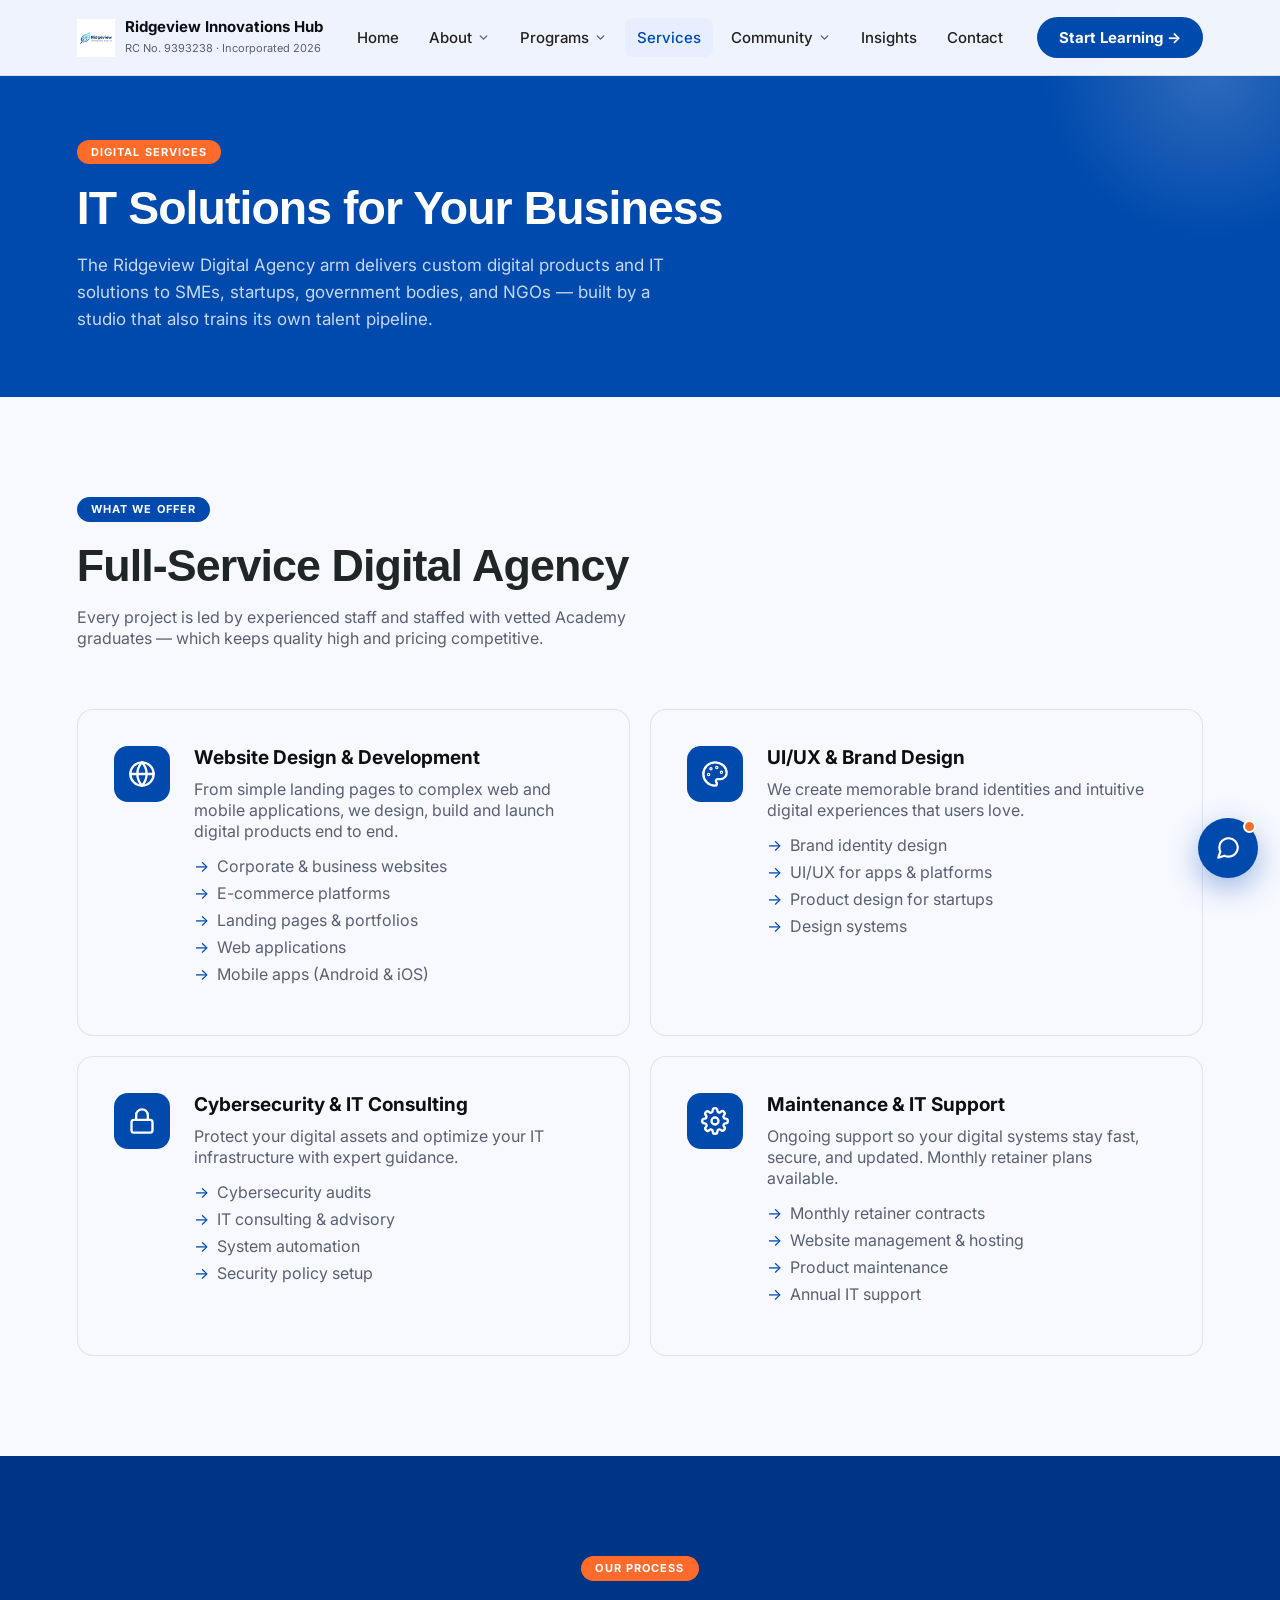
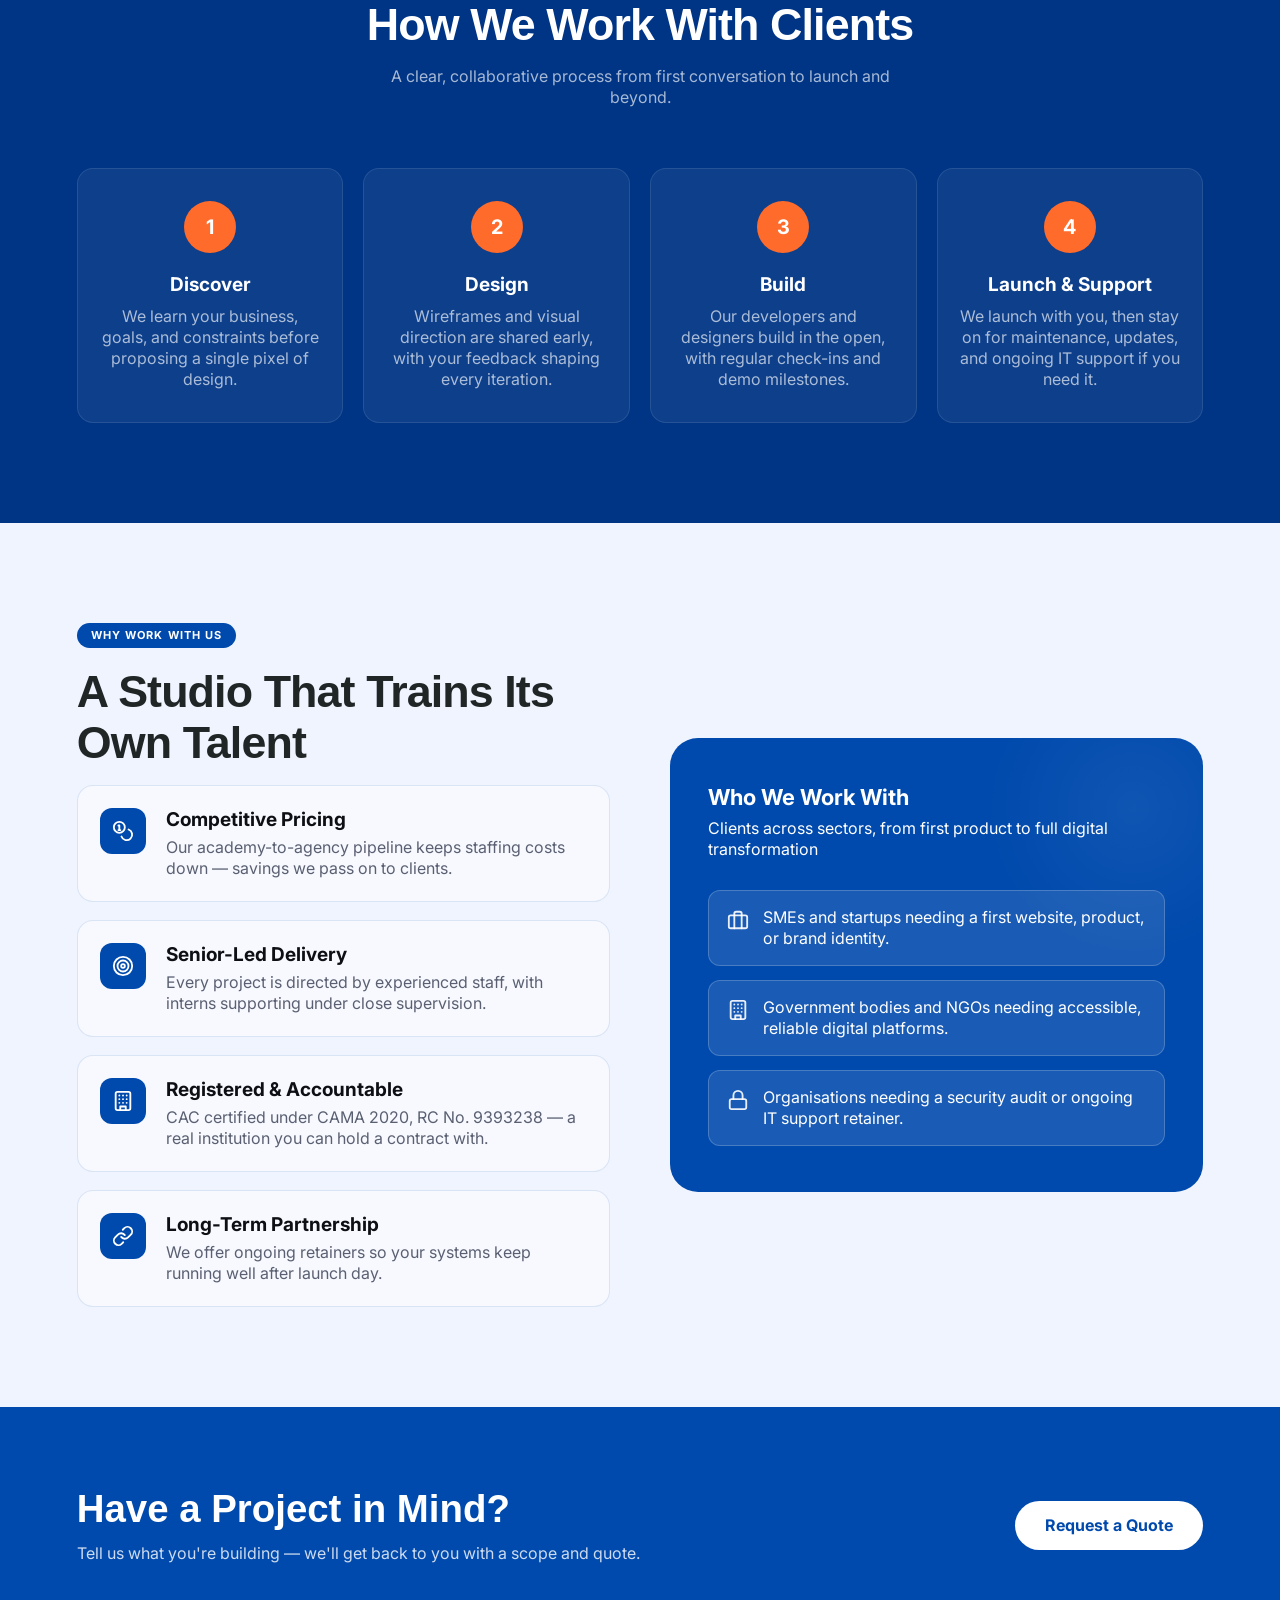
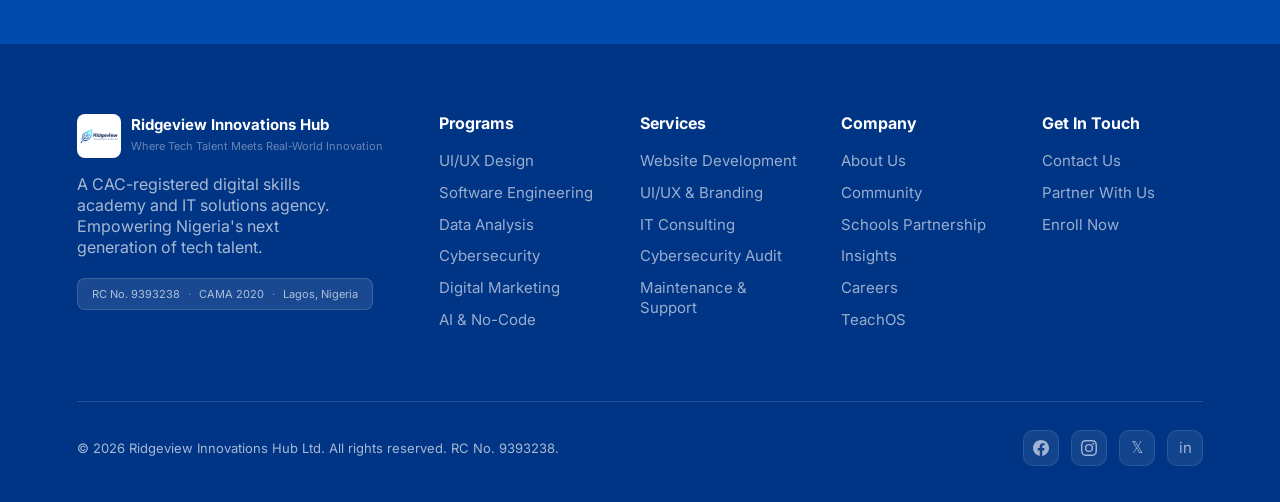
<file: services.html>
<!DOCTYPE html>
<html lang="en">
<head>
    <meta charset="UTF-8">
    <meta name="viewport" content="width=device-width, initial-scale=1.0">

    <!-- Primary SEO -->
    <title>Web &amp; Mobile App Development, IT Support &amp; Cybersecurity | Ridgeview Innovations Hub</title>
    <meta name="description" content="End-to-end digital solutions for businesses in Nigeria: web applications, mobile apps, website design and management, IT support and cybersecurity services."/>
<meta name="keywords" content="digital solutions company Lagos, web application development Nigeria, mobile app development Lagos, website design and management, IT support Lagos, cybersecurity services Nigeria, end-to-end software development, Ridgeview Innovations Hub, Damilola Abraham, TeachOS"/>
<meta name="author" content="Damilola Abraham"/>
    <meta name="robots" content="index, follow">

    <!-- Canonical URL -->
    <link rel="canonical" href="https://ridgeviewinnovations.com/services">

    <!-- Open Graph -->
    <meta property="og:type" content="website">
    <meta property="og:site_name" content="Ridgeview Innovations Hub Ltd">
    <meta property="og:title" content="Digital Solutions for Businesses | Ridgeview Innovations Hub"/>
    <meta property="og:description" content="Web applications, mobile apps, website design and management, IT support and cybersecurity, built end to end by Ridgeview Innovations Hub in Lagos."/>
    <meta property="og:url" content="https://ridgeviewinnovations.com/services">
    <meta property="og:image" content="https://ridgeviewinnovations.com/Neural%20Leaf.png">

    <!-- Twitter Card -->
    <meta name="twitter:card" content="summary_large_image">
    <meta name="twitter:title" content="Digital Solutions for Businesses | Ridgeview Innovations Hub"/>
    <meta name="twitter:description" content="Web applications, mobile apps, website design and management, IT support and cybersecurity, built end to end by Ridgeview Innovations Hub in Lagos."/>
    <meta name="twitter:image" content="https://ridgeviewinnovations.com/Neural%20Leaf.png">

    <!-- Fonts -->
    <link rel="preconnect" href="https://fonts.googleapis.com">
    <link href="https://fonts.googleapis.com/css2?family=Inter:wght@400;500;600;700;800&family=Syne:wght@700;800&display=swap" rel="stylesheet">
    <link href="https://api.fontshare.com/v2/css?f[]=satoshi@800,700&display=swap" rel="stylesheet">

    <!-- Styles -->
    <link rel="stylesheet" href="assets/shared.css">
<!-- Structured Data: Organization + Founder + TeachOS -->
<script type="application/ld+json">
{
  "@context": "https://schema.org",
  "@graph": [
    {
      "@type": [
        "Organization",
        "ProfessionalService",
        "EducationalOrganization"
      ],
      "@id": "https://ridgeviewinnovations.com/#organization",
      "name": "Ridgeview Innovations Hub Ltd",
      "alternateName": [
        "Ridgeview Innovations Hub",
        "Ridgeview Hub",
        "Ridgeview"
      ],
      "url": "https://ridgeviewinnovations.com/",
      "logo": "https://ridgeviewinnovations.com/Neural%20Leaf.png",
      "image": "https://ridgeviewinnovations.com/Neural%20Leaf.png",
      "description": "Ridgeview Innovations Hub is a digital solutions company in Lagos, Nigeria that builds digital solutions for businesses end to end: web applications, mobile applications, website design and management, IT support and cybersecurity, alongside a hands-on tech skills academy. Home of TeachOS.",
      "slogan": "Where Tech Talent Meets Real-World Innovation",
      "foundingDate": "2026-03-05",
      "taxID": "2622456605384",
      "identifier": "RC 9393238",
      "address": {
        "@type": "PostalAddress",
        "addressLocality": "Lagos",
        "addressRegion": "Lagos",
        "addressCountry": "NG"
      },
      "areaServed": [
        "Nigeria",
        "Africa"
      ],
      "founder": {
        "@id": "https://ridgeviewinnovations.com/#damilola-abraham"
      },
      "subOrganization": {
        "@id": "https://teachosnigeria.com/#organization"
      },
      "knowsAbout": [
        "Web application development",
        "Mobile app development",
        "Website design",
        "Website management",
        "IT support",
        "Cybersecurity",
        "UI/UX design",
        "EdTech"
      ],
      "hasOfferCatalog": {
        "@type": "OfferCatalog",
        "name": "Digital Solutions for Businesses",
        "itemListElement": [
          {
            "@type": "Offer",
            "itemOffered": {
              "@type": "Service",
              "name": "Web Application Development",
              "description": "Custom web applications, portals and dashboards built end to end for businesses.",
              "provider": {
                "@id": "https://ridgeviewinnovations.com/#organization"
              },
              "areaServed": "Nigeria"
            }
          },
          {
            "@type": "Offer",
            "itemOffered": {
              "@type": "Service",
              "name": "Mobile Application Development",
              "description": "Android and iOS mobile apps designed, built and launched end to end.",
              "provider": {
                "@id": "https://ridgeviewinnovations.com/#organization"
              },
              "areaServed": "Nigeria"
            }
          },
          {
            "@type": "Offer",
            "itemOffered": {
              "@type": "Service",
              "name": "Website Design & Development",
              "description": "Professional, responsive, SEO-ready business websites.",
              "provider": {
                "@id": "https://ridgeviewinnovations.com/#organization"
              },
              "areaServed": "Nigeria"
            }
          },
          {
            "@type": "Offer",
            "itemOffered": {
              "@type": "Service",
              "name": "Website Management & Maintenance",
              "description": "Ongoing hosting, updates, security patches, backups and content management.",
              "provider": {
                "@id": "https://ridgeviewinnovations.com/#organization"
              },
              "areaServed": "Nigeria"
            }
          },
          {
            "@type": "Offer",
            "itemOffered": {
              "@type": "Service",
              "name": "IT Support",
              "description": "Managed IT support, setup and troubleshooting for businesses and institutions.",
              "provider": {
                "@id": "https://ridgeviewinnovations.com/#organization"
              },
              "areaServed": "Nigeria"
            }
          },
          {
            "@type": "Offer",
            "itemOffered": {
              "@type": "Service",
              "name": "Cybersecurity",
              "description": "Security audits, vulnerability assessments and protection for business systems.",
              "provider": {
                "@id": "https://ridgeviewinnovations.com/#organization"
              },
              "areaServed": "Nigeria"
            }
          },
          {
            "@type": "Offer",
            "itemOffered": {
              "@type": "Service",
              "name": "UI/UX Design & Branding",
              "description": "User research, interface design and brand identity for digital products.",
              "provider": {
                "@id": "https://ridgeviewinnovations.com/#organization"
              },
              "areaServed": "Nigeria"
            }
          },
          {
            "@type": "Offer",
            "itemOffered": {
              "@type": "Service",
              "name": "Digital Skills Training",
              "description": "Hands-on tech training in software engineering, data, cybersecurity, UI/UX and digital marketing.",
              "provider": {
                "@id": "https://ridgeviewinnovations.com/#organization"
              },
              "areaServed": "Nigeria"
            }
          }
        ]
      },
      "sameAs": [
        "https://www.facebook.com/share/185Uu96pCo/",
        "https://www.instagram.com/ridgeview_innovations_hub",
        "https://x.com/RidgeviewHub",
        "https://www.linkedin.com/company/ridgeview-innovations-hub/"
      ]
    },
    {
      "@type": "Person",
      "@id": "https://ridgeviewinnovations.com/#damilola-abraham",
      "name": "Damilola Abraham",
      "alternateName": [
        "Damilola Yusuf",
        "Damilola A. Yusuf",
        "Ydams"
      ],
      "jobTitle": "Founder & Creative Director",
      "description": "Damilola Abraham is a Nigerian tech entrepreneur and digital innovator, founder of Ridgeview Innovations Hub (a Lagos digital solutions company building web and mobile applications, websites, IT support and cybersecurity for businesses) and founder of TeachOS, the AI-powered lesson-planning platform for Nigerian teachers live at teachosnigeria.com.",
      "image": "https://ridgeviewinnovations.com/assets/damilola-abraham.jpg",
      "url": "https://damilolayusuf.com/",
      "worksFor": [
        {
          "@id": "https://ridgeviewinnovations.com/#organization"
        },
        {
          "@id": "https://teachosnigeria.com/#organization"
        }
      ],
      "knowsAbout": [
        "Web application development",
        "Mobile application development",
        "Cybersecurity",
        "Cloud engineering",
        "DevOps",
        "EdTech",
        "Artificial intelligence",
        "Digital transformation",
        "Tech entrepreneurship"
      ],
      "nationality": {
        "@type": "Country",
        "name": "Nigeria"
      },
      "sameAs": [
        "https://linkedin.com/in/damilolayusuf1",
        "https://github.com/Ydams",
        "https://behance.net/damilolayusuf1",
        "https://www.instagram.com/damilola_abrahamm",
        "https://x.com/Iam_tomix",
        "https://teachosnigeria.com/"
      ]
    },
    {
      "@type": "Service",
      "name": "Web Application Development",
      "description": "Custom web applications, portals and dashboards built end to end for businesses.",
      "serviceType": "Web Application Development",
      "provider": {
        "@id": "https://ridgeviewinnovations.com/#organization"
      },
      "areaServed": {
        "@type": "Country",
        "name": "Nigeria"
      }
    },
    {
      "@type": "Service",
      "name": "Mobile Application Development",
      "description": "Android and iOS mobile apps designed, built and launched end to end.",
      "serviceType": "Mobile Application Development",
      "provider": {
        "@id": "https://ridgeviewinnovations.com/#organization"
      },
      "areaServed": {
        "@type": "Country",
        "name": "Nigeria"
      }
    },
    {
      "@type": "Service",
      "name": "Website Design & Development",
      "description": "Professional, responsive, SEO-ready business websites.",
      "serviceType": "Website Design & Development",
      "provider": {
        "@id": "https://ridgeviewinnovations.com/#organization"
      },
      "areaServed": {
        "@type": "Country",
        "name": "Nigeria"
      }
    },
    {
      "@type": "Service",
      "name": "Website Management & Maintenance",
      "description": "Ongoing hosting, updates, security patches, backups and content management.",
      "serviceType": "Website Management & Maintenance",
      "provider": {
        "@id": "https://ridgeviewinnovations.com/#organization"
      },
      "areaServed": {
        "@type": "Country",
        "name": "Nigeria"
      }
    },
    {
      "@type": "Service",
      "name": "IT Support",
      "description": "Managed IT support, setup and troubleshooting for businesses and institutions.",
      "serviceType": "IT Support",
      "provider": {
        "@id": "https://ridgeviewinnovations.com/#organization"
      },
      "areaServed": {
        "@type": "Country",
        "name": "Nigeria"
      }
    },
    {
      "@type": "Service",
      "name": "Cybersecurity",
      "description": "Security audits, vulnerability assessments and protection for business systems.",
      "serviceType": "Cybersecurity",
      "provider": {
        "@id": "https://ridgeviewinnovations.com/#organization"
      },
      "areaServed": {
        "@type": "Country",
        "name": "Nigeria"
      }
    },
    {
      "@type": "Service",
      "name": "UI/UX Design & Branding",
      "description": "User research, interface design and brand identity for digital products.",
      "serviceType": "UI/UX Design & Branding",
      "provider": {
        "@id": "https://ridgeviewinnovations.com/#organization"
      },
      "areaServed": {
        "@type": "Country",
        "name": "Nigeria"
      }
    }
  ]
}
</script>
</head>
<body>
<nav id="navbar">
  <a href="./" class="logo">
    <img src="Neural Leaf.png" width="128" height="128" alt="Ridgeview Innovations Hub" class="logo-img"/>
    <div class="ltext">
      <strong>Ridgeview Innovations Hub</strong>
      <small>RC No. 9393238 · Incorporated 2026</small>
    </div>
  </a>
  <ul class="nav-links"><li><a href="./" data-nav="index.html" class="">Home</a></li><li><a href="about" data-nav="about.html" class="">About <svg class="chev" xmlns="http://www.w3.org/2000/svg" width="13" height="13" viewBox="0 0 24 24" fill="none" stroke="currentColor" stroke-width="2.5" stroke-linecap="round" stroke-linejoin="round"><polyline points="6 9 12 15 18 9"/></svg></a><div class="dropdown"><a href="about">About Us</a><a href="careers">Careers</a><a href="teachos">TeachOS</a></div></li><li><a href="programs" data-nav="programs.html" class="">Programs <svg class="chev" xmlns="http://www.w3.org/2000/svg" width="13" height="13" viewBox="0 0 24 24" fill="none" stroke="currentColor" stroke-width="2.5" stroke-linecap="round" stroke-linejoin="round"><polyline points="6 9 12 15 18 9"/></svg></a><div class="dropdown"><a href="programs#uiux">UI/UX Design</a><a href="programs#swe">Software Engineering</a><a href="programs#data">Data Analysis</a><a href="programs#cyber">Cybersecurity</a><a href="programs#marketing">Digital Marketing</a><a href="programs#ai">AI Tools & No-Code</a><a href="programs" class="dd-view-all">View All Programs</a></div></li><li><a href="services" data-nav="services.html" class="active">Services</a></li><li><a href="community" data-nav="community.html" class="">Community <svg class="chev" xmlns="http://www.w3.org/2000/svg" width="13" height="13" viewBox="0 0 24 24" fill="none" stroke="currentColor" stroke-width="2.5" stroke-linecap="round" stroke-linejoin="round"><polyline points="6 9 12 15 18 9"/></svg></a><div class="dropdown"><a href="community">Community</a><a href="schools-partnership">Schools Partnership</a></div></li><li><a href="blog" data-nav="blog.html" class="">Insights</a></li><li><a href="contact" data-nav="contact.html" class="">Contact</a></li></ul>
  <a href="programs" class="nav-cta">Start Learning →</a>
  <button class="hamburger" onclick="toggleMenu()" aria-label="Menu">
    <span></span><span></span><span></span>
  </button>
</nav>
<div class="mobile-menu" id="mobileMenu">
  <a href="./" onclick="toggleMenu()">Home</a><a href="about" onclick="toggleMenu()">About</a><a class="mm-sub" href="about" onclick="toggleMenu()">About Us</a><a class="mm-sub" href="careers" onclick="toggleMenu()">Careers</a><a class="mm-sub" href="teachos" onclick="toggleMenu()">TeachOS</a><a href="programs" onclick="toggleMenu()">Programs</a><a class="mm-sub" href="programs#uiux" onclick="toggleMenu()">UI/UX Design</a><a class="mm-sub" href="programs#swe" onclick="toggleMenu()">Software Engineering</a><a class="mm-sub" href="programs#data" onclick="toggleMenu()">Data Analysis</a><a class="mm-sub" href="programs#cyber" onclick="toggleMenu()">Cybersecurity</a><a class="mm-sub" href="programs#marketing" onclick="toggleMenu()">Digital Marketing</a><a class="mm-sub" href="programs#ai" onclick="toggleMenu()">AI Tools & No-Code</a><a href="services" onclick="toggleMenu()">Services</a><a href="community" onclick="toggleMenu()">Community</a><a class="mm-sub" href="community" onclick="toggleMenu()">Community</a><a class="mm-sub" href="schools-partnership" onclick="toggleMenu()">Schools Partnership</a><a href="blog" onclick="toggleMenu()">Insights</a><a href="contact" onclick="toggleMenu()">Contact</a>
  <a href="programs" class="nav-cta" onclick="toggleMenu()">Start Learning →</a>
</div>

<main>
<div class="page-header">
  <!--<div class="breadcrumb"><a href="./">Home</a> <span>/</span> <span>Services</span></div> -->
  <div class="stag">Digital Services</div>
  <h1>IT Solutions for Your Business</h1>
  <p>The Ridgeview Digital Agency arm delivers custom digital products and IT solutions to SMEs, startups, government bodies, and NGOs — built by a studio that also trains its own talent pipeline.</p>
</div>

<section style="padding-top:100px">
  <div class="sh">
    <div class="stag">What We Offer</div>
    <h2 class="stitle">Full-Service Digital Agency</h2>
    <p class="ssub">Every project is led by experienced staff and staffed with vetted Academy graduates — which keeps quality high and pricing competitive.</p>
  </div>
  <div class="svc-grid">
    <div class="sc fade-up" id="web"><div class="sico"><svg xmlns="http://www.w3.org/2000/svg" width="24" height="24" viewBox="0 0 24 24" fill="none" stroke="currentColor" stroke-width="2" stroke-linecap="round" stroke-linejoin="round"><circle cx="12" cy="12" r="10"/><line x1="2" y1="12" x2="22" y2="12"/><path d="M12 2a15.3 15.3 0 0 1 4 10 15.3 15.3 0 0 1-4 10 15.3 15.3 0 0 1-4-10 15.3 15.3 0 0 1 4-10z"/></svg></div><div><h3>Website Design &amp; Development</h3><p>From simple landing pages to complex web and mobile applications, we design, build and launch digital products end to end.</p><ul class="sl"><li>Corporate &amp; business websites</li><li>E-commerce platforms</li><li>Landing pages &amp; portfolios</li><li>Web applications</li><li>Mobile apps (Android &amp; iOS)</li></ul><p class="sp"></p></div></div>
    <div class="sc fade-up" id="design"><div class="sico"><svg xmlns="http://www.w3.org/2000/svg" width="24" height="24" viewBox="0 0 24 24" fill="none" stroke="currentColor" stroke-width="2" stroke-linecap="round" stroke-linejoin="round"><circle cx="13.5" cy="6.5" r=".5"/><circle cx="17.5" cy="10.5" r=".5"/><circle cx="8.5" cy="7.5" r=".5"/><circle cx="6.5" cy="12.5" r=".5"/><path d="M12 2C6.5 2 2 6.5 2 12s4.5 10 10 10c.926 0 1.648-.746 1.648-1.688 0-.437-.18-.835-.437-1.125-.29-.289-.438-.652-.438-1.125a1.64 1.64 0 0 1 1.668-1.668h1.996c3.051 0 5.555-2.503 5.555-5.554C21.965 6.012 17.461 2 12 2z"/></svg></div><div><h3>UI/UX &amp; Brand Design</h3><p>We create memorable brand identities and intuitive digital experiences that users love.</p><ul class="sl"><li>Brand identity design</li><li>UI/UX for apps &amp; platforms</li><li>Product design for startups</li><li>Design systems</li></ul><p class="sp"></p></div></div>
    <div class="sc fade-up" id="security"><div class="sico"><svg xmlns="http://www.w3.org/2000/svg" width="24" height="24" viewBox="0 0 24 24" fill="none" stroke="currentColor" stroke-width="2" stroke-linecap="round" stroke-linejoin="round"><rect x="3" y="11" width="18" height="11" rx="2" ry="2"/><path d="M7 11V7a5 5 0 0 1 10 0v4"/></svg></div><div><h3>Cybersecurity &amp; IT Consulting</h3><p>Protect your digital assets and optimize your IT infrastructure with expert guidance.</p><ul class="sl"><li>Cybersecurity audits</li><li>IT consulting &amp; advisory</li><li>System automation</li><li>Security policy setup</li></ul><p class="sp"></p></div></div>
    <div class="sc fade-up" id="support"><div class="sico"><svg xmlns="http://www.w3.org/2000/svg" width="24" height="24" viewBox="0 0 24 24" fill="none" stroke="currentColor" stroke-width="2" stroke-linecap="round" stroke-linejoin="round"><circle cx="12" cy="12" r="3"/><path d="M19.4 15a1.65 1.65 0 0 0 .33 1.82l.06.06a2 2 0 0 1-2.83 2.83l-.06-.06a1.65 1.65 0 0 0-1.82-.33 1.65 1.65 0 0 0-1 1.51V21a2 2 0 0 1-4 0v-.09A1.65 1.65 0 0 0 9 19.4a1.65 1.65 0 0 0-1.82.33l-.06.06a2 2 0 0 1-2.83-2.83l.06-.06A1.65 1.65 0 0 0 4.68 15a1.65 1.65 0 0 0-1.51-1H3a2 2 0 0 1 0-4h.09A1.65 1.65 0 0 0 4.6 9a1.65 1.65 0 0 0-.33-1.82l-.06-.06a2 2 0 0 1 2.83-2.83l.06.06A1.65 1.65 0 0 0 9 4.68a1.65 1.65 0 0 0 1-1.51V3a2 2 0 0 1 4 0v.09a1.65 1.65 0 0 0 1 1.51 1.65 1.65 0 0 0 1.82-.33l.06-.06a2 2 0 0 1 2.83 2.83l-.06.06A1.65 1.65 0 0 0 19.4 9a1.65 1.65 0 0 0 1.51 1H21a2 2 0 0 1 0 4h-.09a1.65 1.65 0 0 0-1.51 1z"/></svg></div><div><h3>Maintenance &amp; IT Support</h3><p>Ongoing support so your digital systems stay fast, secure, and updated. Monthly retainer plans available.</p><ul class="sl"><li>Monthly retainer contracts</li><li>Website management &amp; hosting</li><li>Product maintenance</li><li>Annual IT support</li></ul><p class="sp"></p></div></div>
  </div>
</section>

<!-- PROCESS -->
<section class="hiw">
  <div class="sh c">
    <div class="stag">Our Process</div>
    <h2 class="stitle">How We Work With Clients</h2>
    <p class="ssub">A clear, collaborative process from first conversation to launch and beyond.</p>
  </div>
  <div class="steps">
    <div class="step fade-up"><div class="snum">1</div><h4>Discover</h4><p>We learn your business, goals, and constraints before proposing a single pixel of design.</p></div>
    <div class="step fade-up"><div class="snum">2</div><h4>Design</h4><p>Wireframes and visual direction are shared early, with your feedback shaping every iteration.</p></div>
    <div class="step fade-up"><div class="snum">3</div><h4>Build</h4><p>Our developers and designers build in the open, with regular check-ins and demo milestones.</p></div>
    <div class="step fade-up"><div class="snum">4</div><h4>Launch &amp; Support</h4><p>We launch with you, then stay on for maintenance, updates, and ongoing IT support if you need it.</p></div>
  </div>
</section>

<!-- WHY WORK WITH US -->
<section class="why-section">
  <div class="why-g">
    <div>
      <div class="stag">Why Work With Us</div>
      <h2 class="stitle">A Studio That Trains Its Own Talent</h2>
      <div class="why-list">
        <div class="wi fade-up"><div class="wico"><svg xmlns="http://www.w3.org/2000/svg" width="24" height="24" viewBox="0 0 24 24" fill="none" stroke="currentColor" stroke-width="2" stroke-linecap="round" stroke-linejoin="round"><circle cx="8" cy="8" r="6"/><path d="M18.09 10.37A6 6 0 1 1 10.34 18"/><path d="M7 6h1v4"/><line x1="9.17" y1="11.03" x2="7" y2="11.03"/></svg></div><div><h4>Competitive Pricing</h4><p>Our academy-to-agency pipeline keeps staffing costs down — savings we pass on to clients.</p></div></div>
        <div class="wi fade-up"><div class="wico"><svg xmlns="http://www.w3.org/2000/svg" width="24" height="24" viewBox="0 0 24 24" fill="none" stroke="currentColor" stroke-width="2" stroke-linecap="round" stroke-linejoin="round"><circle cx="12" cy="12" r="10"/><circle cx="12" cy="12" r="6"/><circle cx="12" cy="12" r="2"/></svg></div><div><h4>Senior-Led Delivery</h4><p>Every project is directed by experienced staff, with interns supporting under close supervision.</p></div></div>
        <div class="wi fade-up"><div class="wico"><svg xmlns="http://www.w3.org/2000/svg" width="24" height="24" viewBox="0 0 24 24" fill="none" stroke="currentColor" stroke-width="2" stroke-linecap="round" stroke-linejoin="round"><rect x="4" y="2" width="16" height="20" rx="2" ry="2"/><path d="M9 22v-4h6v4"/><path d="M8 6h.01"/><path d="M16 6h.01"/><path d="M12 6h.01"/><path d="M12 10h.01"/><path d="M8 10h.01"/><path d="M16 10h.01"/><path d="M12 14h.01"/><path d="M8 14h.01"/><path d="M16 14h.01"/></svg></div><div><h4>Registered &amp; Accountable</h4><p>CAC certified under CAMA 2020, RC No. 9393238 — a real institution you can hold a contract with.</p></div></div>
        <div class="wi fade-up"><div class="wico"><svg xmlns="http://www.w3.org/2000/svg" width="24" height="24" viewBox="0 0 24 24" fill="none" stroke="currentColor" stroke-width="2" stroke-linecap="round" stroke-linejoin="round"><path d="M10 13a5 5 0 0 0 7.54.54l3-3a5 5 0 0 0-7.07-7.07l-1.72 1.71"/><path d="M14 11a5 5 0 0 0-7.54-.54l-3 3a5 5 0 0 0 7.07 7.07l1.71-1.71"/></svg></div><div><h4>Long-Term Partnership</h4><p>We offer ongoing retainers so your systems keep running well after launch day.</p></div></div>
      </div>
    </div>
    <div class="why-vis fade-up">
      <h3>Who We Work With</h3>
      <p>Clients across sectors, from first product to full digital transformation</p>
      <div class="edges">
        <div class="ei"><span class="eico"><svg xmlns="http://www.w3.org/2000/svg" width="22" height="22" viewBox="0 0 24 24" fill="none" stroke="currentColor" stroke-width="2" stroke-linecap="round" stroke-linejoin="round"><rect x="2" y="7" width="20" height="14" rx="2" ry="2"/><path d="M16 21V5a2 2 0 0 0-2-2h-4a2 2 0 0 0-2 2v16"/></svg></span><p>SMEs and startups needing a first website, product, or brand identity.</p></div>
        <div class="ei"><span class="eico"><svg xmlns="http://www.w3.org/2000/svg" width="22" height="22" viewBox="0 0 24 24" fill="none" stroke="currentColor" stroke-width="2" stroke-linecap="round" stroke-linejoin="round"><rect x="4" y="2" width="16" height="20" rx="2" ry="2"/><path d="M9 22v-4h6v4"/><path d="M8 6h.01"/><path d="M16 6h.01"/><path d="M12 6h.01"/><path d="M12 10h.01"/><path d="M8 10h.01"/><path d="M16 10h.01"/><path d="M12 14h.01"/><path d="M8 14h.01"/><path d="M16 14h.01"/></svg></span><p>Government bodies and NGOs needing accessible, reliable digital platforms.</p></div>
        <div class="ei"><span class="eico"><svg xmlns="http://www.w3.org/2000/svg" width="22" height="22" viewBox="0 0 24 24" fill="none" stroke="currentColor" stroke-width="2" stroke-linecap="round" stroke-linejoin="round"><rect x="3" y="11" width="18" height="11" rx="2" ry="2"/><path d="M7 11V7a5 5 0 0 1 10 0v4"/></svg></span><p>Organisations needing a security audit or ongoing IT support retainer.</p></div>
      </div>
    </div>
  </div>
</section>

<!-- CTA -->
<div class="cta-band">
  <div>
    <h2>Have a Project in Mind?</h2>
    <p>Tell us what you're building — we'll get back to you with a scope and quote.</p>
  </div>
  <div class="cta-acts">
    <a href="contact" class="btn-white">Request a Quote</a>
  </div>
</div>

</main>

<footer>
  <div class="fg-grid">
    <div class="fbrand">
      <a href="./" class="logo" style="margin-bottom:16px;display:flex;align-items:center;gap:10px">
        <img src="Neural Leaf.png" width="128" height="128" alt="Ridgeview Innovations Hub" class="logo-img-footer"/>
        <div class="ltext">
          <strong style="color:#fff;font-family:var(--font-body);font-size:15px;font-weight:700;display:block">Ridgeview Innovations Hub</strong>
          <small style="color:rgba(255,255,255,.4);font-size:11px">Where Tech Talent Meets Real-World Innovation</small>
        </div>
      </a>
      <p>A CAC-registered digital skills academy and IT solutions agency. Empowering Nigeria's next generation of tech talent.</p>
      <div class="freg">RC No. 9393238 <span>·</span> CAMA 2020 <span>·</span> Lagos, Nigeria</div>
    </div>
    <div class="fcol">
      <h5>Programs</h5>
      <a href="programs#uiux">UI/UX Design</a>
      <a href="programs#swe">Software Engineering</a>
      <a href="programs#data">Data Analysis</a>
      <a href="programs#cyber">Cybersecurity</a>
      <a href="programs#marketing">Digital Marketing</a>
      <a href="programs#ai">AI &amp; No-Code</a>
    </div>
    <div class="fcol">
      <h5>Services</h5>
      <a href="services#web">Website Development</a>
      <a href="services#design">UI/UX &amp; Branding</a>
      <a href="services#security">IT Consulting</a>
      <a href="services#security">Cybersecurity Audit</a>
      <a href="services#support">Maintenance &amp; Support</a>
    </div>
    <div class="fcol">
      <h5>Company</h5>
      <a href="about">About Us</a>
      <a href="community">Community</a>
      <a href="schools-partnership">Schools Partnership</a>
      <a href="blog">Insights</a>
      <a href="careers">Careers</a>
      <a href="teachos" title="TeachOS: AI lesson notes for Nigerian teachers">TeachOS</a>
    </div>
    <div class="fcol">
      <h5>Get In Touch</h5>
      <a href="contact">Contact Us</a>
      <a href="contact">Partner With Us</a>
      <a href="programs">Enroll Now</a>
    </div>
  </div>
  <div class="fbot">
    <p>© 2026 Ridgeview Innovations Hub Ltd. All rights reserved. RC No. 9393238.</p>
    <div class="socials">
      <a href="https://www.facebook.com/share/185Uu96pCo/" target="_blank" rel="noopener" class="slink" title="Facebook">
        <svg viewBox="0 0 24 24"><path d="M24 12.073C24 5.405 18.627 0 12 0S0 5.405 0 12.073C0 18.1 4.388 23.094 10.125 24v-8.437H7.078v-3.49h3.047V9.41c0-3.025 1.792-4.697 4.533-4.697 1.312 0 2.686.236 2.686.236v2.97h-1.513c-1.491 0-1.956.93-1.956 1.886v2.268h3.328l-.532 3.49h-2.796V24C19.612 23.094 24 18.1 24 12.073z"/></svg>
      </a>
      <a href="https://www.instagram.com/ridgeview_innovations_hub?igsh=MnhsZ2s3M3ppMG14" target="_blank" rel="noopener" class="slink" title="Instagram">
        <svg viewBox="0 0 24 24"><path d="M12 2.163c3.204 0 3.584.012 4.85.07 3.252.148 4.771 1.691 4.919 4.919.058 1.265.069 1.645.069 4.849 0 3.205-.012 3.584-.069 4.849-.149 3.225-1.664 4.771-4.919 4.919-1.266.058-1.644.07-4.85.07-3.204 0-3.584-.012-4.849-.07-3.26-.149-4.771-1.699-4.919-4.92-.058-1.265-.07-1.644-.07-4.849 0-3.204.013-3.583.07-4.849.149-3.227 1.664-4.771 4.919-4.919 1.266-.057 1.645-.069 4.849-.069zM12 0C8.741 0 8.333.014 7.053.072 2.695.272.273 2.69.073 7.052.014 8.333 0 8.741 0 12c0 3.259.014 3.668.072 4.948.2 4.358 2.618 6.78 6.98 6.98C8.333 23.986 8.741 24 12 24c3.259 0 3.668-.014 4.948-.072 4.354-.2 6.782-2.618 6.979-6.98.059-1.28.073-1.689.073-4.948 0-3.259-.014-3.667-.072-4.947-.196-4.354-2.617-6.78-6.979-6.98C15.668.014 15.259 0 12 0zm0 5.838a6.162 6.162 0 100 12.324 6.162 6.162 0 000-12.324zM12 16a4 4 0 110-8 4 4 0 010 8zm6.406-11.845a1.44 1.44 0 100 2.881 1.44 1.44 0 000-2.881z"/></svg>
      </a>
      <a href="https://x.com/RidgeviewHub" target="_blank" rel="noopener" class="slink" title="X (Twitter)">𝕏</a>
      <a href="https://www.linkedin.com/company/ridgeview-innovations-hub/" target="_blank" rel="noopener" class="slink" title="LinkedIn">in</a>
    </div>
  </div>
</footer><script src="assets/shared.js"></script>
</body>
</html>
</file>
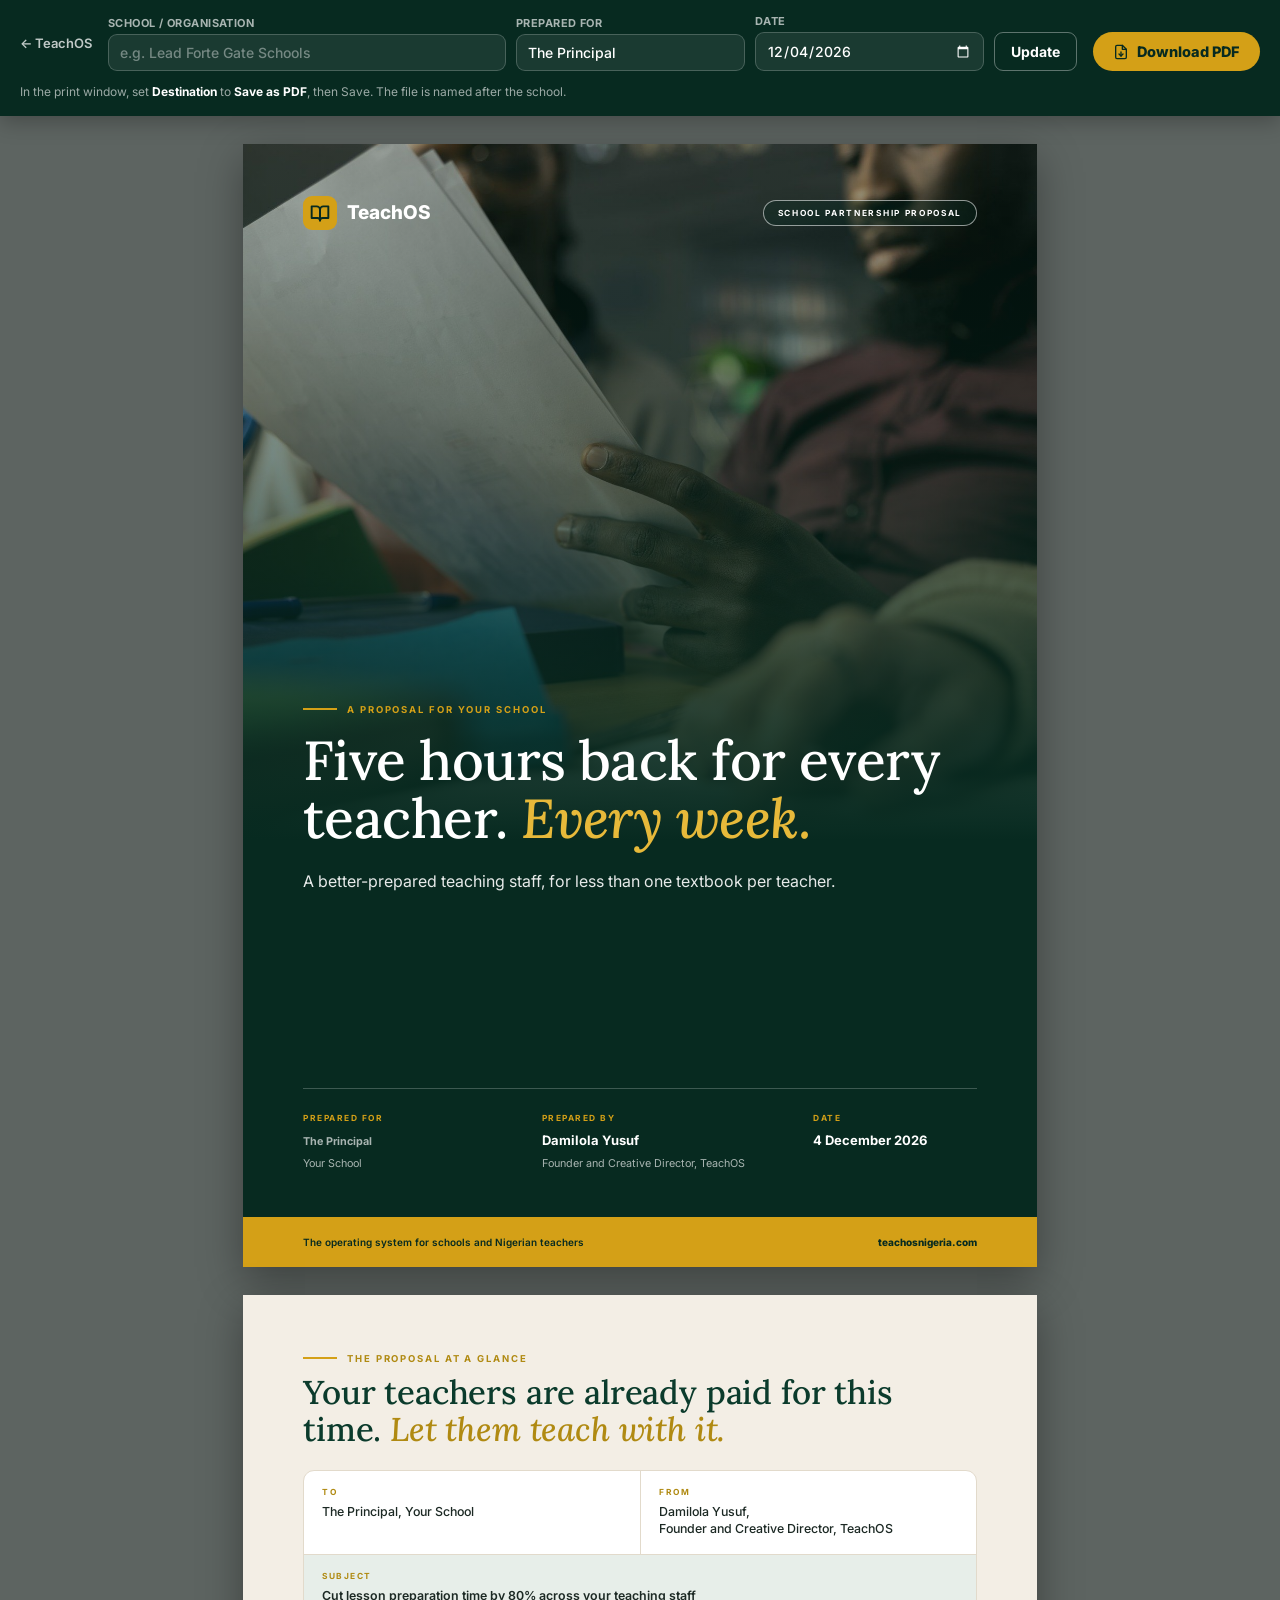
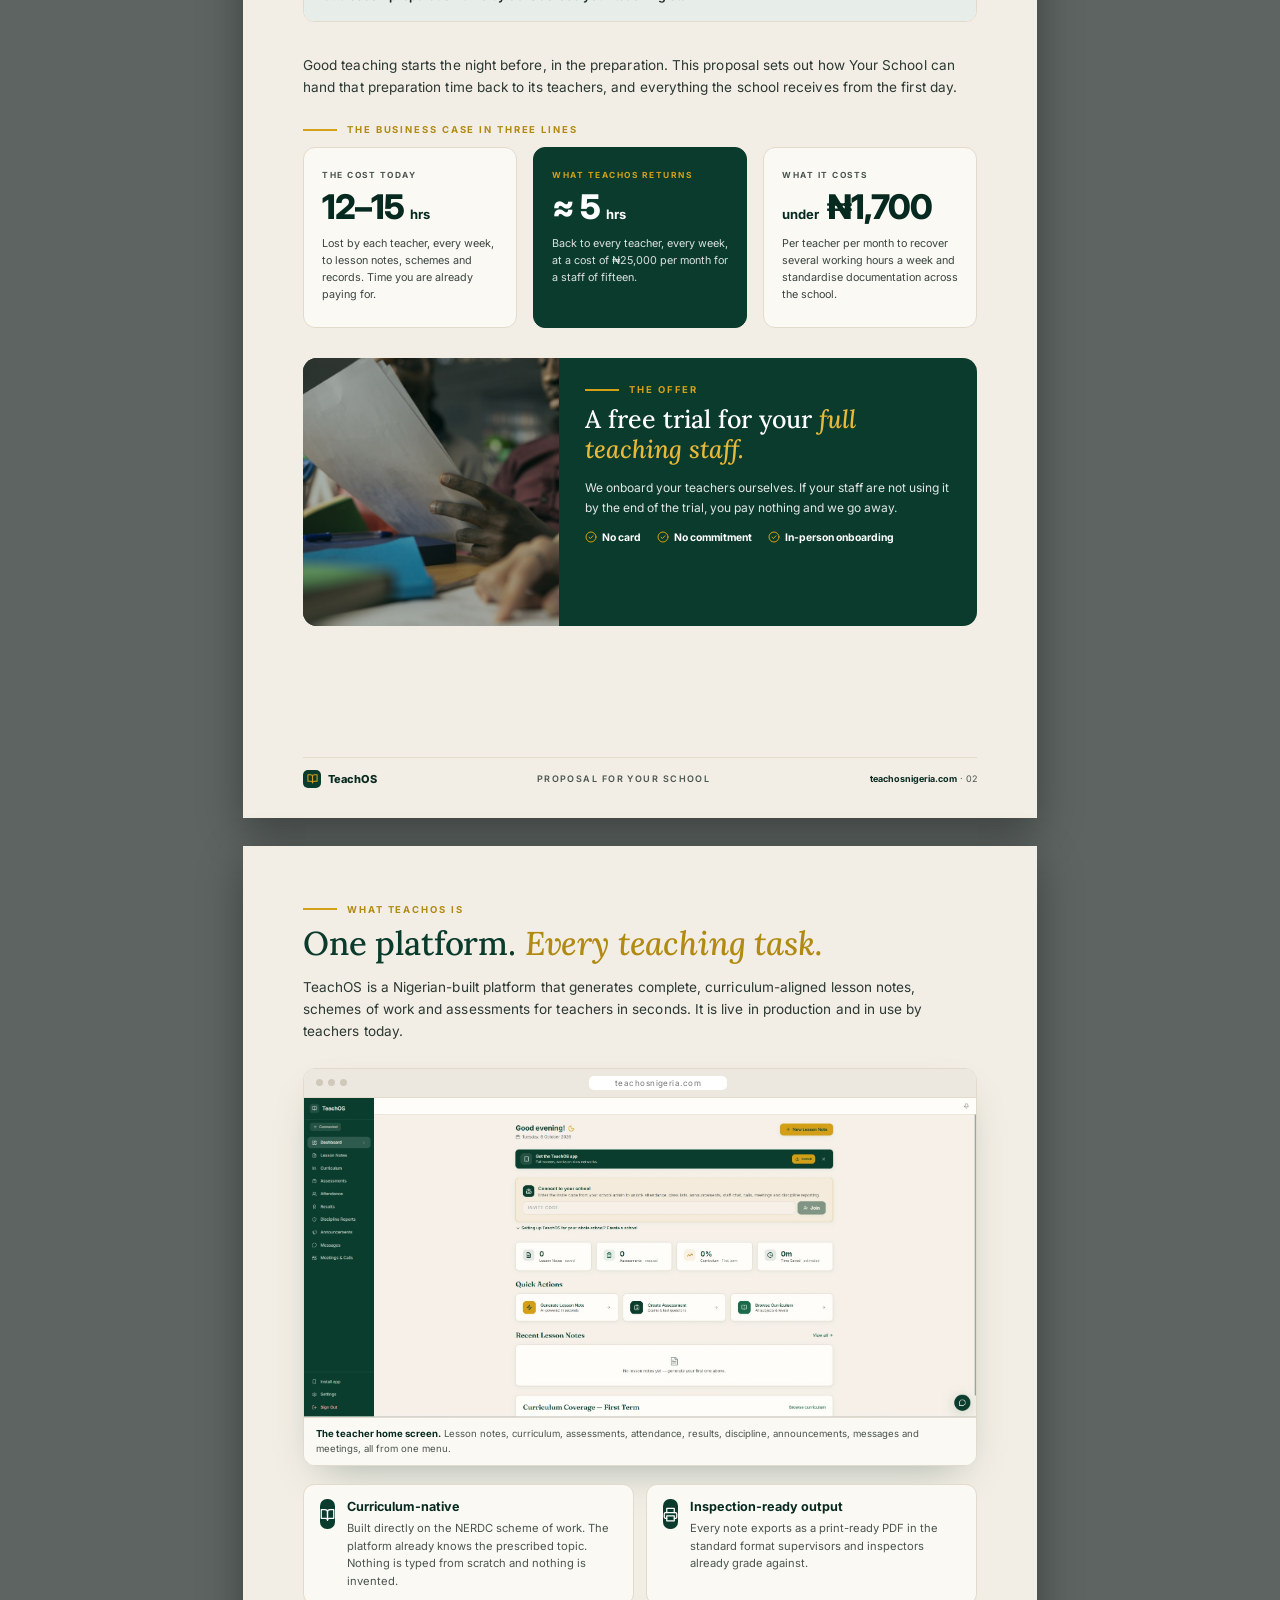
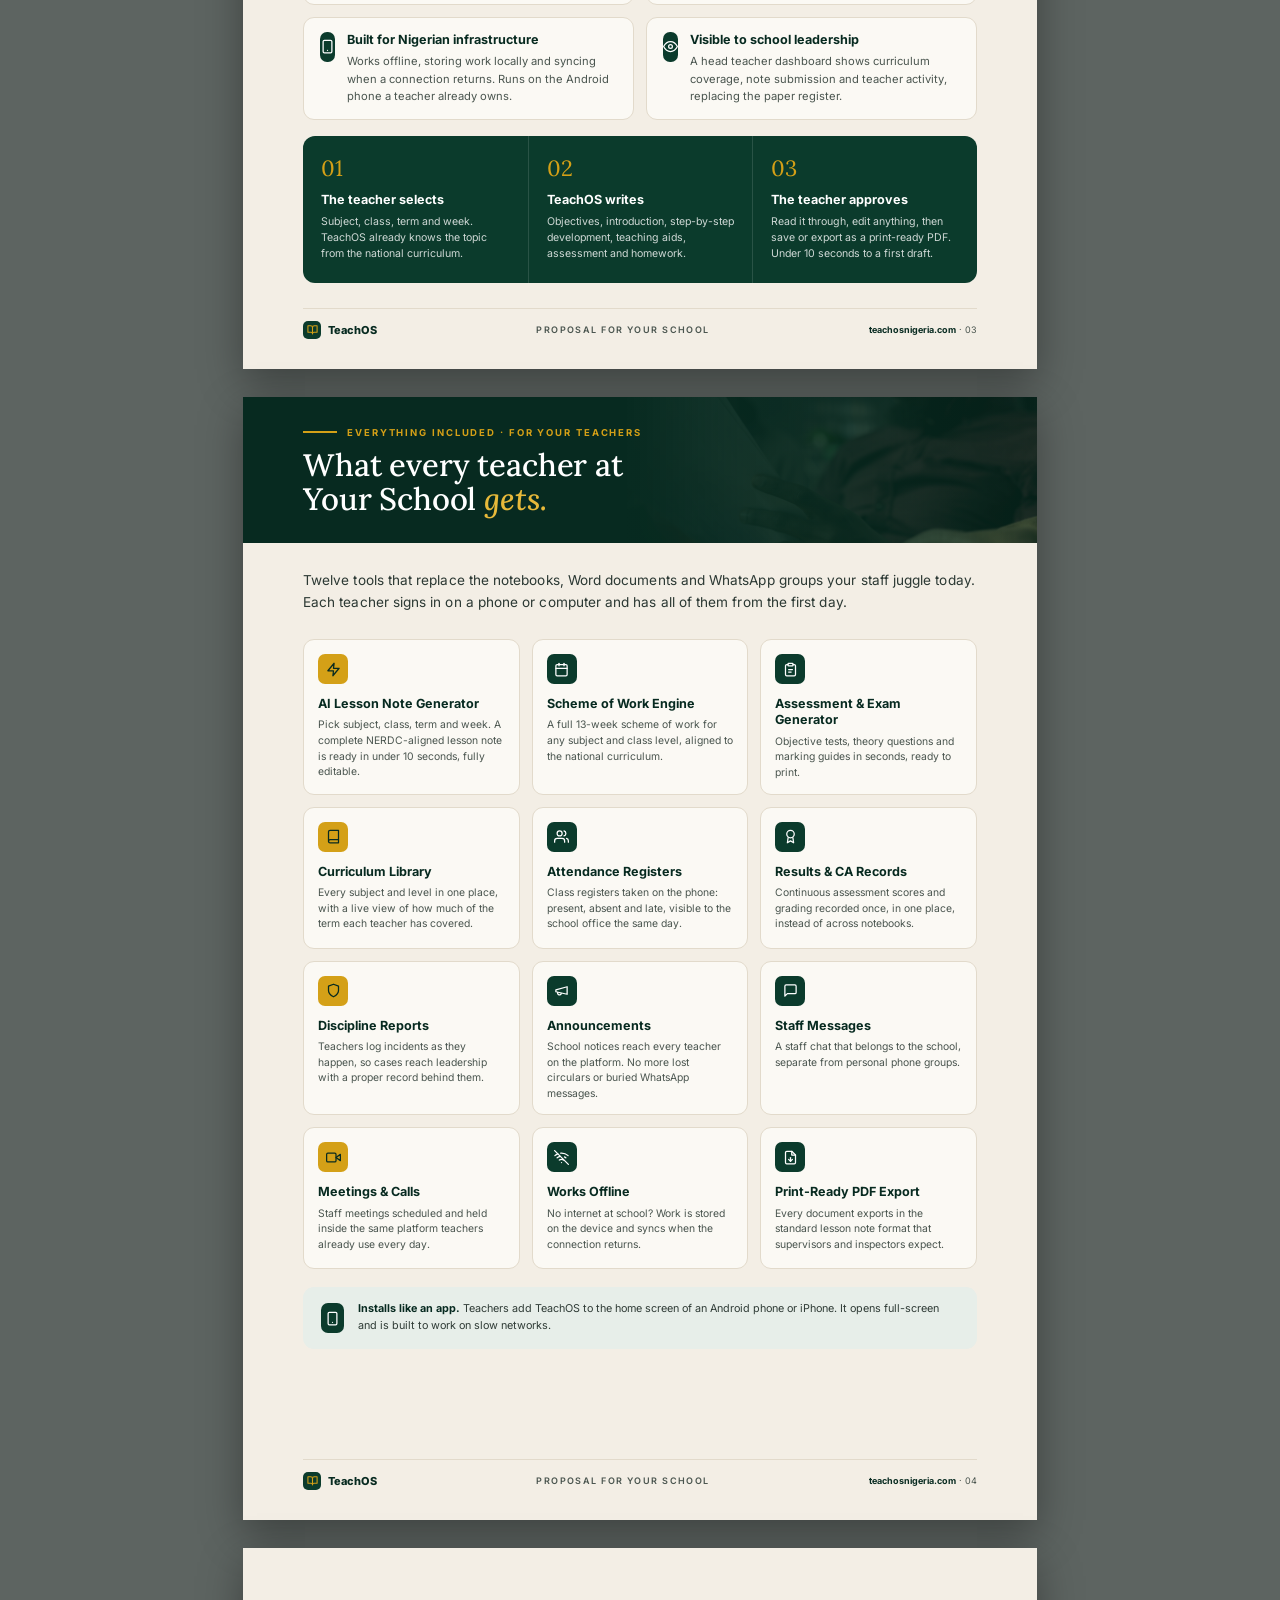
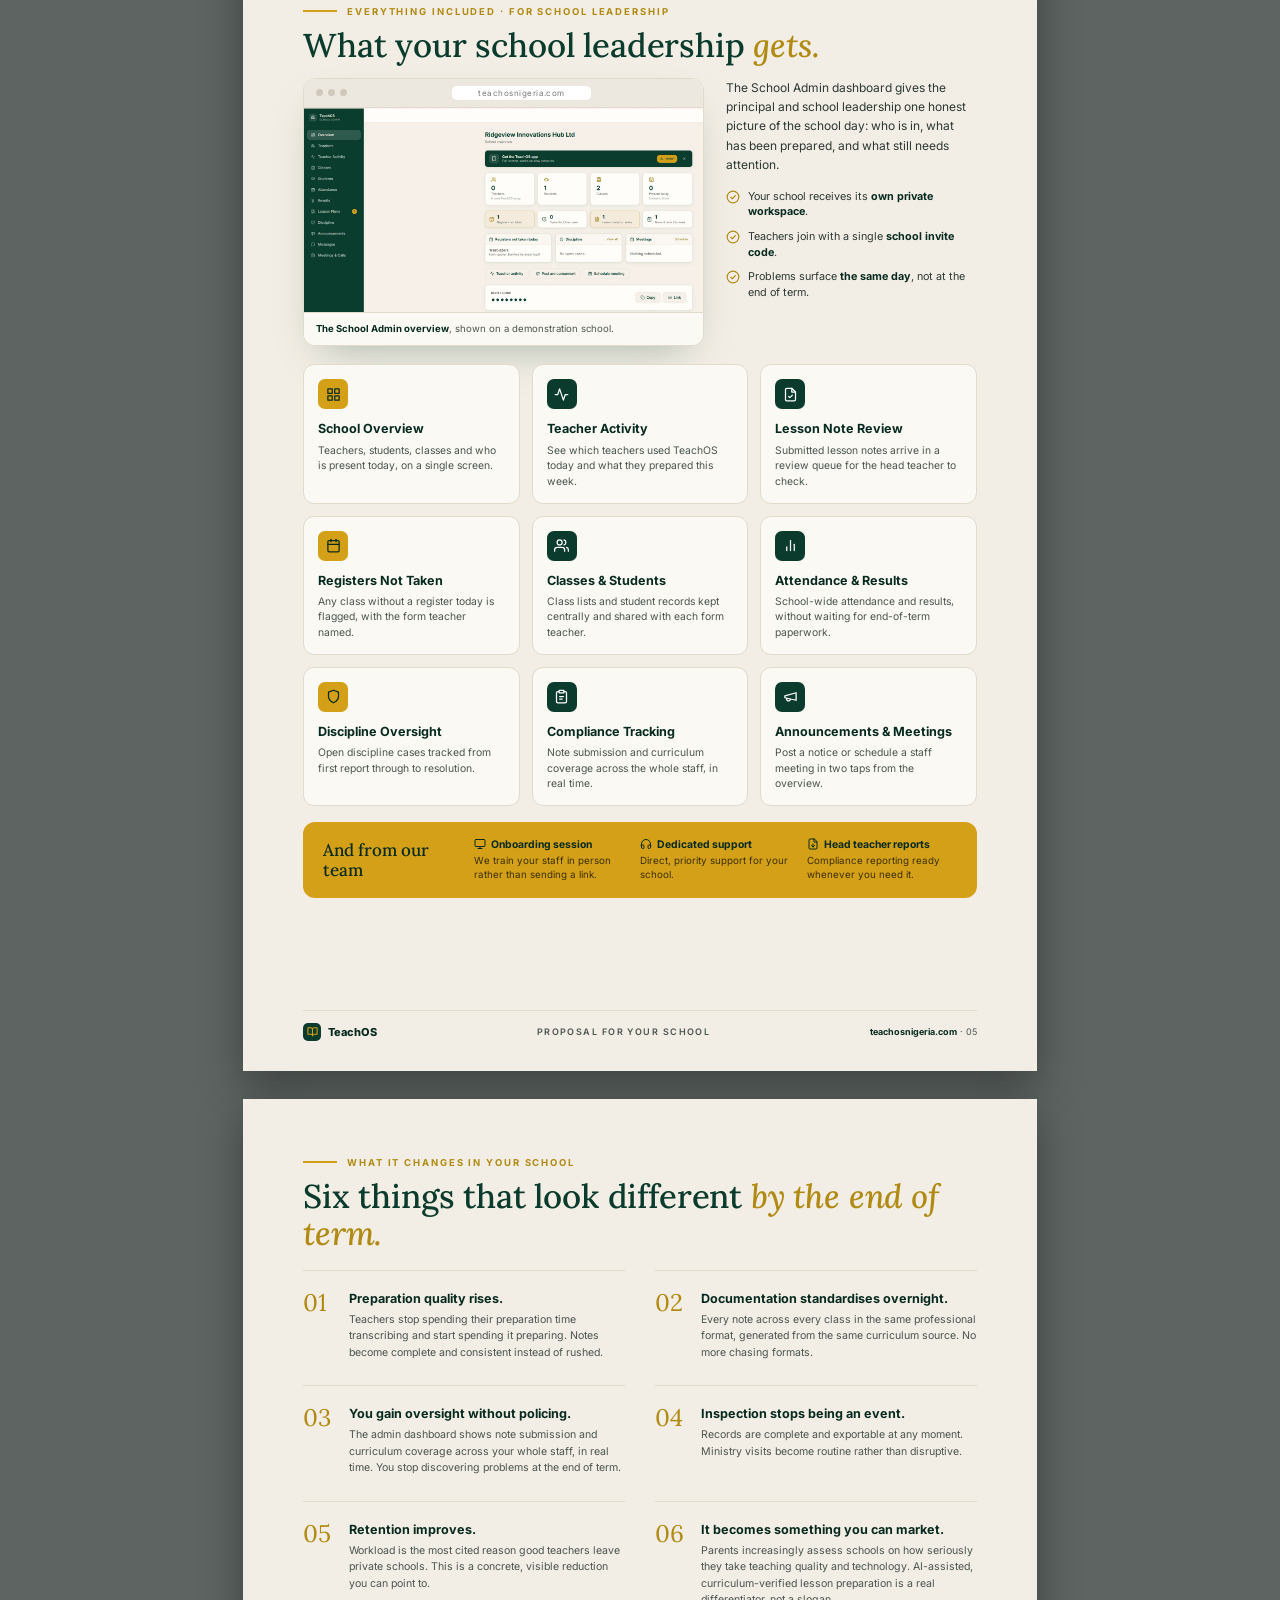
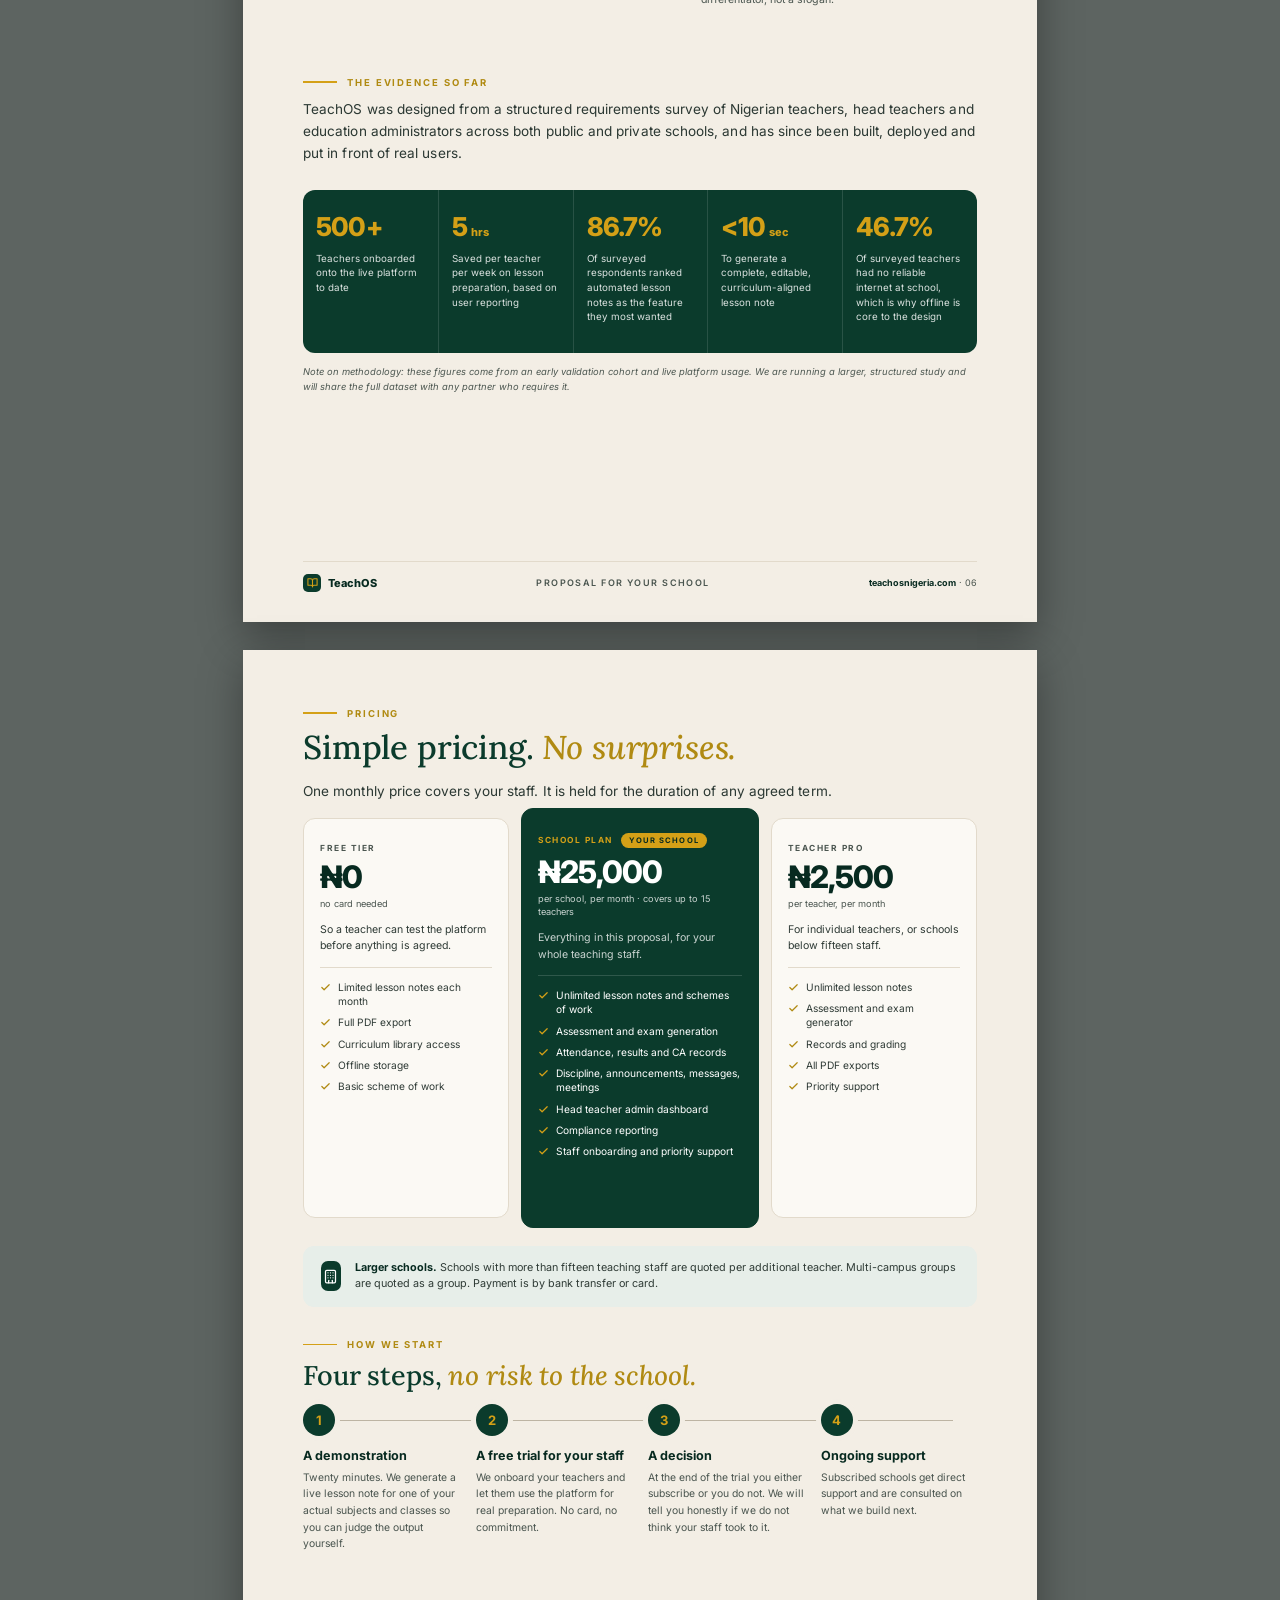
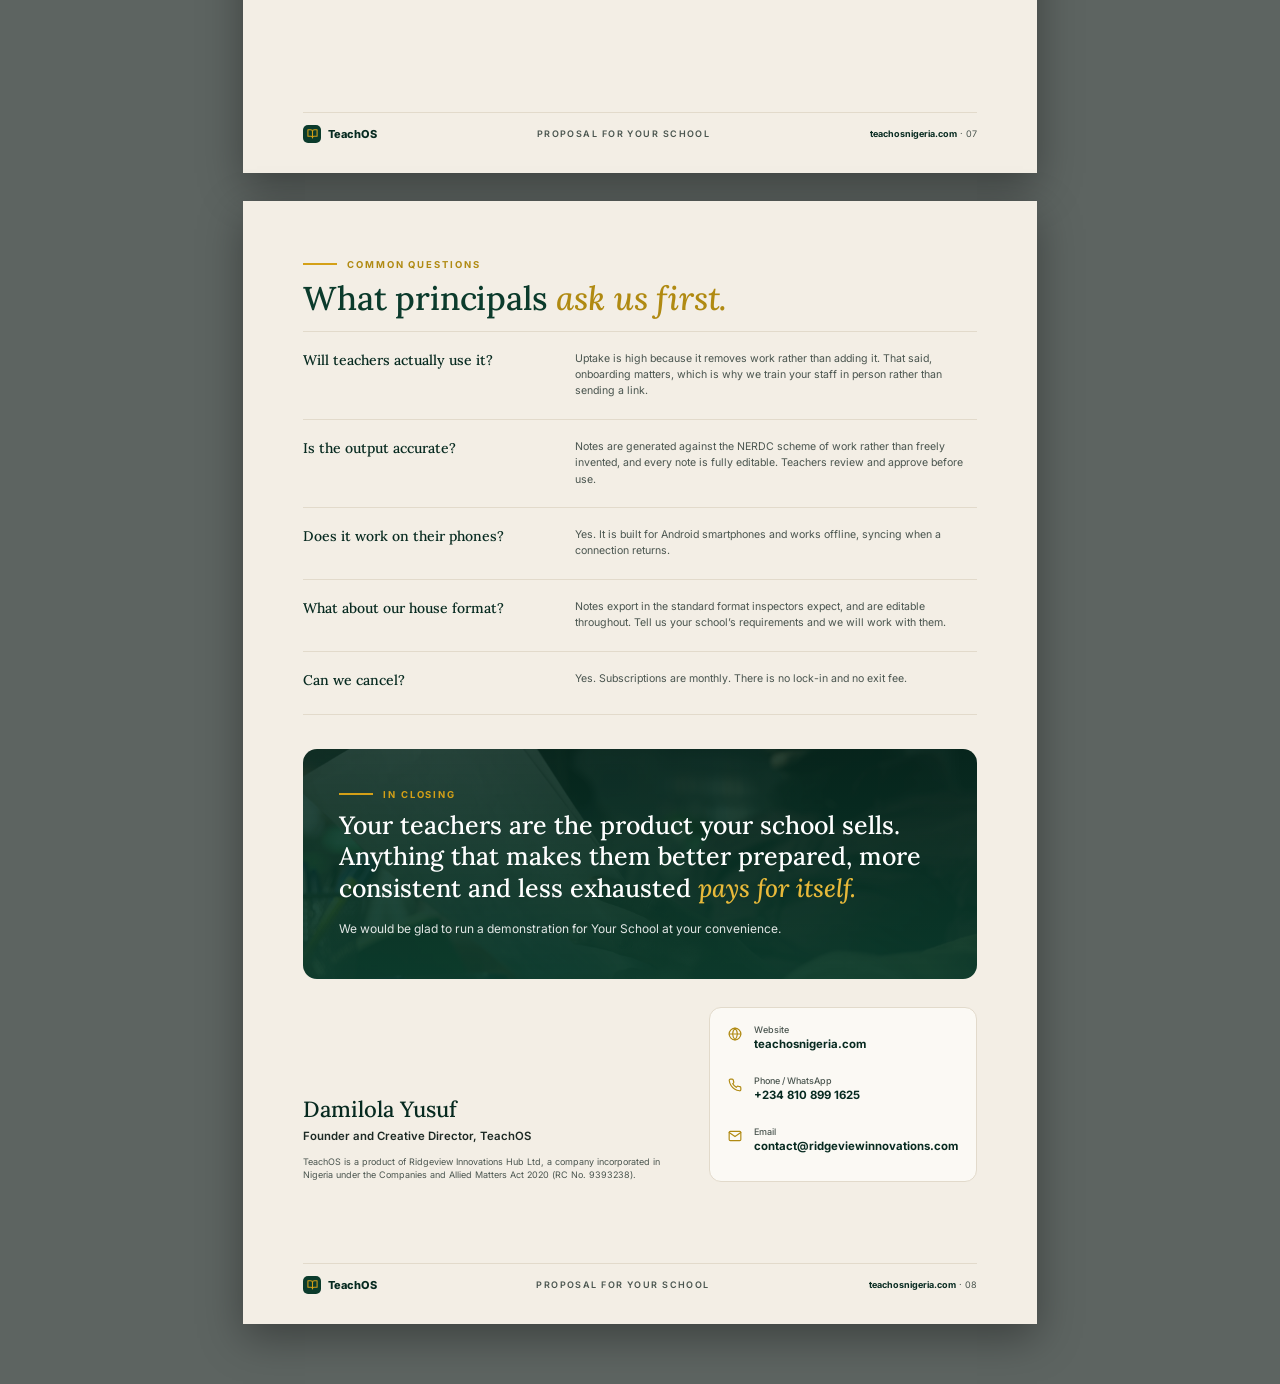
<file: teachos-proposal.html>
<!DOCTYPE html>
<html lang="en">
<head>
<meta charset="UTF-8">
<meta name="viewport" content="width=device-width, initial-scale=1.0">
<meta name="robots" content="noindex, nofollow">
<title>TeachOS School Partnership Proposal</title>
<link rel="preconnect" href="https://fonts.googleapis.com">
<link rel="preconnect" href="https://fonts.gstatic.com" crossorigin>
<link href="https://fonts.googleapis.com/css2?family=Inter:opsz,wght@14..32,400;14..32,500;14..32,600;14..32,700;14..32,800&family=Lora:ital,wght@0,400;0,500;0,600;1,400;1,500;1,600&display=swap" rel="stylesheet">
<style>
:root{--g:#0B3B2C;--gd:#072A20;--gold:#D4A017;--goldt:#B08A12;--cream:#F3EEE5;--card:#FBF9F4;--lg:#E7EEE9;--ink:#1C2924;--mut:#4A554F;--line:#E2DACB;
  --serif:'Lora',Georgia,serif;--sans:'Inter',system-ui,-apple-system,'Segoe UI',Roboto,Arial,sans-serif}
*{box-sizing:border-box;margin:0;padding:0}
html{-webkit-print-color-adjust:exact;print-color-adjust:exact}
body{background:#5d6461;font-family:var(--sans);color:var(--ink);font-optical-sizing:auto;-webkit-font-smoothing:antialiased}
svg{display:block;flex-shrink:0}
ul{list-style:none}
em{font-style:italic;color:var(--goldt)}

/* ---------- toolbar (screen only) ---------- */
.tb{position:sticky;top:0;z-index:10;display:flex;flex-wrap:wrap;align-items:flex-end;gap:12px 16px;padding:14px 20px;background:var(--gd);color:#fff;box-shadow:0 6px 20px rgba(0,0,0,.25)}
.tb-back{color:rgba(255,255,255,.75);text-decoration:none;font-size:13px;font-weight:600;align-self:center}
.tb-f{display:flex;flex-wrap:wrap;align-items:flex-end;gap:10px;flex:1 1 520px}
.tb-f label{display:flex;flex-direction:column;gap:4px;font-size:11px;font-weight:700;letter-spacing:.04em;text-transform:uppercase;color:rgba(255,255,255,.65);flex:1 1 150px}
.tb-f label:first-child{flex:2 1 240px}
.tb-f input{font:500 14px var(--sans);padding:9px 11px;border-radius:9px;border:1px solid rgba(255,255,255,.2);background:rgba(255,255,255,.08);color:#fff;width:100%}
.tb-f input::placeholder{color:rgba(255,255,255,.4)}
.tb-f input:focus{outline:2px solid var(--gold);outline-offset:1px}
.tb-f input[type=date]{color-scheme:dark}
.tb-up{font:700 14px var(--sans);padding:10px 16px;border-radius:9px;border:1px solid rgba(255,255,255,.35);background:transparent;color:#fff;cursor:pointer}
.tb-up:hover{background:rgba(255,255,255,.1)}
.tb-dl{display:inline-flex;align-items:center;gap:8px;font:800 14.5px var(--sans);padding:11px 20px;border-radius:50px;border:0;background:var(--gold);color:var(--gd);cursor:pointer}
.tb-dl:hover{filter:brightness(1.07)}
.tb-dl:disabled{opacity:.6;cursor:wait}
.tb-hint{flex-basis:100%;font-size:12px;color:rgba(255,255,255,.6)}
.tb-hint b{color:#fff}

/* ---------- document ---------- */
.doc{width:794px;margin:28px auto 60px;transform-origin:top center}
.pg{position:relative;width:794px;height:1123px;overflow:hidden;background:var(--cream);padding:58px 60px 0;margin-bottom:28px;box-shadow:0 14px 40px rgba(0,0,0,.35);break-after:page;page-break-after:always}
.pg:last-child{break-after:auto;page-break-after:auto}

.lg{display:inline-flex;align-items:center;justify-content:center;width:18px;height:18px;border-radius:5px;background:var(--g);color:var(--gold)}
.lg svg{width:11px;height:11px}
.lg-l{width:34px;height:34px;border-radius:9px;background:var(--gold);color:var(--gd)}
.lg-l svg{width:20px;height:20px}

.eb{display:flex;align-items:center;gap:10px;font:700 9.5px var(--sans);letter-spacing:.2em;color:var(--goldt);margin-bottom:10px;text-transform:uppercase}
.eb::before{content:'';width:34px;height:1.5px;background:var(--gold);flex-shrink:0}
.eb-gold{color:var(--gold)}
h2{font:500 33px/1.12 var(--serif);color:var(--g);letter-spacing:-.005em;margin-bottom:14px}
h2 em,h3 em{font-style:italic;color:var(--goldt)}
.h2s{font-size:27px}
.lede{font:400 13.6px/1.62 var(--sans);color:#2b3833;margin-bottom:26px;letter-spacing:.005em}
.lede.sm{margin-bottom:16px}
h4{font:700 12.6px/1.3 var(--sans);color:var(--gd);margin-bottom:5px}
p{font-size:11.2px;line-height:1.55;color:var(--mut)}
small{display:block;font:700 8.4px var(--sans);letter-spacing:.18em;color:var(--goldt)}

.ic{display:inline-flex;align-items:center;justify-content:center;width:30px;height:30px;border-radius:7px;background:var(--g);color:#fff}
.ic svg{width:15px;height:15px}
.ic.g{background:var(--gold);color:var(--gd)}

/* footer */
.pf{position:absolute;left:60px;right:60px;bottom:30px;display:flex;align-items:center;justify-content:space-between;gap:16px;padding-top:12px;border-top:1px solid var(--line);font-size:9px;color:var(--mut)}
.pf-b{display:flex;align-items:center;gap:7px;font:800 11px var(--sans);color:var(--gd)}
.pf-c{flex:1;text-align:center;letter-spacing:.16em;font-weight:600;white-space:nowrap;overflow:hidden;text-overflow:ellipsis}
.pf-r b{color:var(--gd);font-weight:700}

/* ---------- 1 cover ---------- */
.cover{background:var(--gd);color:#fff;padding:0}
.cv-photo{position:absolute;inset:0 0 auto 0;height:62%;background:url(assets/teachos/proposal-photo.jpg) 40% 30%/cover no-repeat}
.cv-photo::after{content:'';position:absolute;inset:0;background:linear-gradient(180deg,rgba(7,42,32,.35) 0%,rgba(7,42,32,.55) 45%,var(--gd) 100%)}
.cv-top{position:absolute;top:52px;left:60px;right:60px;display:flex;align-items:center;gap:10px}
.cv-top b{font:800 19px var(--sans)}
.cv-pill{margin-left:auto;padding:7px 14px;border:1px solid rgba(255,255,255,.55);border-radius:50px;font:700 8.4px var(--sans);letter-spacing:.2em;background:rgba(7,42,32,.35)}
.cv-main{position:absolute;left:60px;right:60px;top:560px}
.cv-main .eb{margin-bottom:16px}
.cover h1{font:500 55px/1.06 var(--serif);letter-spacing:-.01em;color:#fff;margin-bottom:22px}
.cover h1 em{color:#E7B93A}
.cv-main p{font:400 16px/1.5 var(--sans);color:rgba(255,255,255,.9)}
.cv-meta{position:absolute;left:60px;right:60px;bottom:96px;display:grid;grid-template-columns:1fr 1.15fr .75fr;gap:20px;padding-top:24px;border-top:1px solid rgba(255,255,255,.22)}
.cv-meta small{color:var(--gold);margin-bottom:9px}
.cv-meta b{display:block;font:700 13px var(--sans);color:#fff;margin-bottom:3px}
.cv-meta span{font-size:10.8px;color:rgba(255,255,255,.65)}
.cv-bar{position:absolute;left:0;right:0;bottom:0;height:50px;padding:0 60px;display:flex;align-items:center;justify-content:space-between;background:var(--gold);color:var(--gd);font:600 10px var(--sans)}
.cv-bar b{font-weight:800}

/* ---------- 2 ---------- */
.memo{display:grid;grid-template-columns:1fr 1fr;border:1px solid var(--line);border-radius:11px;overflow:hidden;background:#fff;margin:22px 0 32px}
.memo>div{padding:16px 18px}
.memo>div:nth-child(2){border-left:1px solid var(--line)}
.memo-s{grid-column:1/-1;background:var(--lg);border-top:1px solid var(--line)}
.memo small{margin-bottom:6px}
.memo p{font:500 12.4px/1.45 var(--sans);color:var(--ink)}
.memo-s p b{font-weight:600}
.case{display:grid;grid-template-columns:repeat(3,1fr);gap:16px;margin:12px 0 30px}
.case>div{background:var(--card);border:1px solid var(--line);border-radius:12px;padding:22px 18px 24px}
.case small{color:var(--mut);margin-bottom:10px}
.case .big{font:800 34px/1 var(--sans);letter-spacing:-.03em;color:var(--gd);margin-bottom:12px;white-space:nowrap}
.case .big i{font-style:normal;font-size:13px;letter-spacing:0;font-weight:700}
.case .big i.u{font-size:13px;margin-right:2px}
.case p{font-size:10.8px;color:#3a4540}
.case .dk{background:var(--g);border-color:var(--g)}
.case .dk small{color:var(--gold)}
.case .dk .big,.case .dk p{color:#fff}
.case .dk p{color:rgba(255,255,255,.85)}
.offer{display:grid;grid-template-columns:.38fr .62fr;border-radius:14px;overflow:hidden;background:var(--g);height:268px}
.of-img{background:url(assets/teachos/proposal-photo.jpg) 22% 20%/cover;position:relative}
.of-img::after{content:'';position:absolute;inset:0;background:rgba(7,42,32,.35)}
.of-tx{padding:26px 26px 22px}
.offer h3{font:500 25px/1.18 var(--serif);color:#fff;margin:4px 0 14px}
.offer h3 em{color:#E7B93A}
.offer p{font-size:12px;line-height:1.6;color:rgba(255,255,255,.88);margin-bottom:14px}
.of-ck{display:flex;flex-wrap:wrap;gap:16px;font:700 10.4px var(--sans);color:#fff}
.of-ck span{display:flex;align-items:center;gap:5px}
.of-ck svg{color:var(--gold)}

/* ---------- screenshots ---------- */
.shot{background:#fff;border:1px solid var(--line);border-radius:12px;overflow:hidden;box-shadow:0 18px 40px -18px rgba(11,59,44,.35)}
.shot .bar{display:flex;align-items:center;gap:5px;padding:7px 12px;background:#EDE8DF;border-bottom:1px solid var(--line)}
.shot .bar i{width:7px;height:7px;border-radius:50%;background:#CFC8BB}
.shot .bar span{margin:0 auto;padding:2px 26px;border-radius:5px;background:#fff;font-size:8px;color:#777;letter-spacing:.06em}
.shot img{display:block;width:100%;height:auto}
.shot figcaption{padding:9px 12px;font-size:9.6px;line-height:1.5;color:var(--mut);background:var(--card);border-top:1px solid var(--line)}
.shot figcaption b{color:var(--gd)}

/* ---------- 3 ---------- */
.pg .shot{margin-bottom:18px}
.pil{display:grid;grid-template-columns:1fr 1fr;gap:12px;margin-bottom:16px}
.pil>div{display:flex;gap:12px;background:var(--card);border:1px solid var(--line);border-radius:11px;padding:14px 16px}
.steps{display:grid;grid-template-columns:repeat(3,1fr);background:var(--g);border-radius:12px;overflow:hidden}
.steps>div{padding:18px 18px 20px;border-left:1px solid rgba(255,255,255,.12)}
.steps>div:first-child{border-left:0}
.steps span{display:block;font:400 22px var(--serif);color:var(--gold);margin-bottom:10px}
.steps h4{color:#fff}
.steps p{color:rgba(255,255,255,.8);font-size:10.6px}

/* ---------- 4 ---------- */
.band{margin:-58px -60px 26px;padding:30px 60px 26px;background:linear-gradient(90deg,var(--gd) 48%,rgba(7,42,32,.75)),url(assets/teachos/proposal-photo.jpg) right 35%/62% auto no-repeat var(--gd)}
.band h2{color:#fff;margin:0;font-size:31px}
.band h2 em{color:#E7B93A}
.cards{display:grid;gap:12px}
.c4{grid-template-columns:repeat(3,1fr)}
.c3{grid-template-columns:repeat(3,1fr);margin-bottom:16px}
.cd{background:var(--card);border:1px solid var(--line);border-radius:11px;padding:14px 14px 13px;min-height:131px}
.cd .ic{margin-bottom:12px}
.cd p{font-size:10.4px;line-height:1.5}
.c4 .cd{min-height:142px}
.note{display:flex;align-items:center;gap:14px;margin-top:16px;padding:14px 18px;border-radius:11px;background:var(--lg)}
.note p{font-size:10.8px;color:#2f3b36}
.note p b{color:var(--gd)}

/* ---------- 5 ---------- */
.ld{display:grid;grid-template-columns:1.6fr 1fr;gap:22px;align-items:start;margin:4px 0 18px}
.ld .shot{margin:0}
.ld-tx p{font-size:12px;line-height:1.62;color:#2b3833;margin-bottom:14px}
.ld-tx li{display:flex;gap:8px;font-size:10.8px;line-height:1.45;color:#2b3833;margin-bottom:9px}
.ld-tx li svg{color:var(--goldt);margin-top:1px}
.ld-tx b{color:var(--gd)}
.c3 .cd{min-height:118px}
.team{display:grid;grid-template-columns:.9fr 1fr 1fr 1fr;gap:16px;align-items:center;padding:16px 20px;border-radius:12px;background:var(--gold)}
.team h3{font:500 17px/1.2 var(--serif);color:var(--gd)}
.team b{display:flex;align-items:center;gap:5px;font:700 10.4px var(--sans);color:var(--gd);margin-bottom:3px}
.team p{font-size:9.8px;color:#3a2f06;line-height:1.45}

/* ---------- 6 ---------- */
.chg{display:grid;grid-template-columns:1fr 1fr;column-gap:30px;margin:18px 0 44px}
.chg>div{display:flex;gap:16px;padding:20px 0 24px;border-top:1px solid var(--line)}
.chg span{font:400 24px/1 var(--serif);color:var(--goldt);width:30px;flex-shrink:0}
.chg p{font-size:10.6px}
.ev{display:grid;grid-template-columns:repeat(5,1fr);background:var(--g);border-radius:12px;overflow:hidden;margin:6px 0 12px}
.ev>div{padding:24px 13px 28px;border-left:1px solid rgba(255,255,255,.12)}
.ev>div:first-child{border-left:0}
.ev b{display:block;font:800 26px/1 var(--sans);letter-spacing:-.03em;color:var(--gold);margin-bottom:12px;white-space:nowrap}
.ev b i{font-style:normal;font-size:11px;letter-spacing:0}
.ev p{font-size:9.8px;color:rgba(255,255,255,.85);line-height:1.5}
.meth{font-size:9.4px;font-style:italic;color:var(--mut)}

/* ---------- 7 ---------- */
.pr{display:grid;grid-template-columns:1fr 1.15fr 1fr;gap:12px;align-items:start;margin-bottom:4px}
.pr>div{background:var(--card);border:1px solid var(--line);border-radius:12px;padding:24px 16px 18px;min-height:400px}
.pr small{display:flex;align-items:center;gap:8px;color:var(--mut);margin-bottom:8px}
.pr .amt{font:800 31px/1 var(--sans);letter-spacing:-.03em;color:var(--gd)}
.pr .per{display:block;font-style:normal;font-size:9.2px;color:var(--mut);margin:5px 0 12px;line-height:1.45}
.pr p{font-size:10.6px;color:#2f3b36;padding-bottom:12px;margin-bottom:12px;border-bottom:1px solid var(--line)}
.pr li{display:flex;gap:7px;font-size:10.2px;line-height:1.4;color:#2f3b36;margin-bottom:7px}
.pr li svg{width:11px;height:11px;margin-top:2px;color:var(--goldt)}
.pr .dk{background:var(--g);border-color:var(--g);margin-top:-10px;min-height:420px}
.pr .dk small{color:var(--gold)}
.pr .dk .amt,.pr .dk li{color:#fff}
.pr .dk .per,.pr .dk p{color:rgba(255,255,255,.78);border-color:rgba(255,255,255,.15)}
.pr .dk li svg{color:var(--gold)}
.ys{padding:3px 8px;border-radius:30px;background:var(--gold);color:var(--gd);letter-spacing:.14em;font-size:7.6px}
.pg .note{margin:18px 0 32px}
.st4{display:grid;grid-template-columns:repeat(4,1fr);gap:16px;margin-top:6px;position:relative}
.st4::before{content:'';position:absolute;top:16px;left:30px;right:24px;height:1px;background:#BDB4A3}
.st4>div{position:relative}
.st4 span{display:inline-flex;align-items:center;justify-content:center;width:32px;height:32px;border-radius:50%;background:var(--g);color:var(--gold);font:700 13px var(--sans);margin-bottom:12px;box-shadow:0 0 0 5px var(--cream)}
.st4 p{font-size:10.4px;line-height:1.6}

/* ---------- 8 ---------- */
.faq{margin:14px 0 34px;border-top:1px solid var(--line)}
.faq>div{display:grid;grid-template-columns:.62fr 1fr;gap:22px;padding:19px 0;border-bottom:1px solid var(--line)}
.faq h4{font:500 14px/1.35 var(--serif);color:var(--gd)}
.faq p{font-size:10.6px}
.close{position:relative;border-radius:14px;overflow:hidden;padding:40px 36px 40px;background:linear-gradient(180deg,rgba(7,42,32,.86),rgba(11,59,44,.95)),url(assets/teachos/proposal-photo.jpg) center 30%/cover;margin-bottom:28px}
.close h3{font:500 25px/1.26 var(--serif);color:#fff;margin:6px 0 16px}
.close h3 em{color:#E7B93A}
.close p{font-size:12px;color:rgba(255,255,255,.88)}
.sig{display:grid;grid-template-columns:1fr 268px;gap:28px;align-items:end}
.sig-n{font:500 22px var(--serif);color:var(--gd);margin-bottom:6px}
.sig b{display:block;font:600 11.4px var(--sans);color:var(--ink);margin-bottom:12px}
.sig p{font-size:9px;line-height:1.5}
.ct{background:var(--card);border:1px solid var(--line);border-radius:12px;padding:16px 18px}
.ct>div{display:flex;gap:12px;align-items:flex-start;margin-bottom:12px}
.ct>div:last-child{margin-bottom:0}
.ct svg{color:var(--goldt);margin-top:3px}
.ct small{font:500 9px var(--sans);letter-spacing:0;color:var(--mut);margin-bottom:2px}
.ct b{font:700 11.4px var(--sans);color:var(--gd)}

/* ---------- print ---------- */
@page{size:A4;margin:0}
@media print{
  html,body{background:none!important;width:210mm}
  .tb{display:none!important}
  .doc{margin:0!important;width:210mm;zoom:1!important;transform:none!important}
  .pg{margin:0!important;box-shadow:none!important;width:210mm;height:297mm}
}
@media screen and (max-width:840px){.tb{position:static;padding:12px 14px}.tb-dl{width:100%;justify-content:center}}

</style>
</head>
<body>
<div class="tb" id="tb">
  <a class="tb-back" href="teachos">&larr; TeachOS</a>
  <form class="tb-f" id="tbForm" autocomplete="off">
    <label>School / organisation<input name="org" id="fOrg" required maxlength="90" placeholder="e.g. Lead Forte Gate Schools"></label>
    <label>Prepared for<input name="to" id="fTo" maxlength="60" value="The Principal"></label>
    <label>Date<input name="date" id="fDate" type="date"></label>
    <button type="submit" class="tb-up">Update</button>
  </form>
  <button type="button" class="tb-dl" id="dl"><svg width="16" height="16" viewBox="0 0 24 24" fill="none" stroke="currentColor" stroke-width="2" stroke-linecap="round" stroke-linejoin="round" aria-hidden="true"><path d="M14 2H6a2 2 0 0 0-2 2v16a2 2 0 0 0 2 2h12a2 2 0 0 0 2-2V8z"/><polyline points="14 2 14 8 20 8"/><line x1="12" y1="18" x2="12" y2="12"/><polyline points="9 15 12 18 15 15"/></svg> Download PDF</button>
  <p class="tb-hint" id="hint">In the print window, set <b>Destination</b> to <b>Save as PDF</b>, then Save. The file is named after the school.</p>
</div>
<main class="doc" id="doc">
<section class="pg cover">
  <div class="cv-photo"></div>
  <div class="cv-top"><span class="lg lg-l"><svg viewBox="0 0 24 24" fill="none" stroke="currentColor" stroke-width="2.3" stroke-linecap="round" stroke-linejoin="round" aria-hidden="true"><path d="M2 4h6a4 4 0 0 1 4 4v13a3 3 0 0 0-3-3H2z"/><path d="M22 4h-6a4 4 0 0 0-4 4v13a3 3 0 0 1 3-3h7z"/></svg></span><b>TeachOS</b><span class="cv-pill">SCHOOL PARTNERSHIP PROPOSAL</span></div>
  <div class="cv-main">
    <div class="eb eb-gold"><span>A PROPOSAL FOR <span data-f="orgU"></span></span></div>
    <h1>Five hours back for every teacher. <em>Every week.</em></h1>
    <p>A better-prepared teaching staff, for less than one textbook per teacher.</p>
  </div>
  <div class="cv-meta">
    <div><small>PREPARED FOR</small><b><span data-f="to"></span></b><span><span data-f="org"></span></span></div>
    <div><small>PREPARED BY</small><b>Damilola Yusuf</b><span>Founder and Creative Director, TeachOS</span></div>
    <div><small>DATE</small><b data-f="date"></b></div>
  </div>
  <div class="cv-bar"><span>The operating system for schools and Nigerian teachers</span><b>teachosnigeria.com</b></div>
</section><section class="pg">
  <div class="eb "><span>THE PROPOSAL AT A GLANCE</span></div>
  <h2>Your teachers are already paid for this time. <em>Let them teach with it.</em></h2>
  <div class="memo">
    <div><small>TO</small><p><span data-f="to"></span>, <span data-f="org"></span></p></div>
    <div><small>FROM</small><p>Damilola Yusuf,<br>Founder and Creative Director, TeachOS</p></div>
    <div class="memo-s"><small>SUBJECT</small><p><b>Cut lesson preparation time by 80% across your teaching staff</b></p></div>
  </div>
  <p class="lede">Good teaching starts the night before, in the preparation. This proposal sets out how <span data-f="org"></span> can hand that preparation time back to its teachers, and everything the school receives from the first day.</p>
  <div class="eb "><span>THE BUSINESS CASE IN THREE LINES</span></div>
  <div class="case">
    <div><small>THE COST TODAY</small><div class="big">12&ndash;15 <i>hrs</i></div><p>Lost by each teacher, every week, to lesson notes, schemes and records. Time you are already paying for.</p></div>
    <div class="dk"><small>WHAT TEACHOS RETURNS</small><div class="big">&asymp; 5 <i>hrs</i></div><p>Back to every teacher, every week, at a cost of &#8358;25,000 per month for a staff of fifteen.</p></div>
    <div><small>WHAT IT COSTS</small><div class="big"><i class="u">under</i> &#8358;1,700</div><p>Per teacher per month to recover several working hours a week and standardise documentation across the school.</p></div>
  </div>
  <div class="offer">
    <div class="of-img"></div>
    <div class="of-tx"><div class="eb eb-gold"><span>THE OFFER</span></div>
      <h3>A free trial for your <em>full teaching staff.</em></h3>
      <p>We onboard your teachers ourselves. If your staff are not using it by the end of the trial, you pay nothing and we go away.</p>
      <div class="of-ck"><span><svg width="12" height="12" viewBox="0 0 24 24" fill="none" stroke="currentColor" stroke-width="2" stroke-linecap="round" stroke-linejoin="round" aria-hidden="true"><circle cx="12" cy="12" r="10"/><polyline points="8 12.5 11 15 16 9.5"/></svg> No card</span><span><svg width="12" height="12" viewBox="0 0 24 24" fill="none" stroke="currentColor" stroke-width="2" stroke-linecap="round" stroke-linejoin="round" aria-hidden="true"><circle cx="12" cy="12" r="10"/><polyline points="8 12.5 11 15 16 9.5"/></svg> No commitment</span><span><svg width="12" height="12" viewBox="0 0 24 24" fill="none" stroke="currentColor" stroke-width="2" stroke-linecap="round" stroke-linejoin="round" aria-hidden="true"><circle cx="12" cy="12" r="10"/><polyline points="8 12.5 11 15 16 9.5"/></svg> In-person onboarding</span></div>
    </div>
  </div>
  <footer class="pf"><span class="pf-b"><span class="lg"><svg viewBox="0 0 24 24" fill="none" stroke="currentColor" stroke-width="2.3" stroke-linecap="round" stroke-linejoin="round" aria-hidden="true"><path d="M2 4h6a4 4 0 0 1 4 4v13a3 3 0 0 0-3-3H2z"/><path d="M22 4h-6a4 4 0 0 0-4 4v13a3 3 0 0 1 3-3h7z"/></svg></span>TeachOS</span><span class="pf-c">PROPOSAL FOR <span data-f="orgU"></span></span><span class="pf-r"><b>teachosnigeria.com</b> · 02</span></footer>
</section><section class="pg">
  <div class="eb "><span>WHAT TEACHOS IS</span></div>
  <h2>One platform. <em>Every teaching task.</em></h2>
  <p class="lede">TeachOS is a Nigerian-built platform that generates complete, curriculum-aligned lesson notes, schemes of work and assessments for teachers in seconds. It is live in production and in use by teachers today.</p>
  <figure class="shot"><div class="bar"><i></i><i></i><i></i><span>teachosnigeria.com</span></div><img src="assets/teachos/teacher-dashboard.webp" alt="TeachOS teacher home screen"><figcaption><b>The teacher home screen.</b> Lesson notes, curriculum, assessments, attendance, results, discipline, announcements, messages and meetings, all from one menu.</figcaption></figure>
  <div class="pil"><div><span class="ic"><svg viewBox="0 0 24 24" fill="none" stroke="currentColor" stroke-width="2" stroke-linecap="round" stroke-linejoin="round" aria-hidden="true"><path d="M2 4h6a4 4 0 0 1 4 4v13a3 3 0 0 0-3-3H2z"/><path d="M22 4h-6a4 4 0 0 0-4 4v13a3 3 0 0 1 3-3h7z"/></svg></span><span><h4>Curriculum-native</h4><p>Built directly on the NERDC scheme of work. The platform already knows the prescribed topic. Nothing is typed from scratch and nothing is invented.</p></span></div><div><span class="ic"><svg viewBox="0 0 24 24" fill="none" stroke="currentColor" stroke-width="2" stroke-linecap="round" stroke-linejoin="round" aria-hidden="true"><polyline points="6 9 6 2 18 2 18 9"/><path d="M6 18H4a2 2 0 0 1-2-2v-5a2 2 0 0 1 2-2h16a2 2 0 0 1 2 2v5a2 2 0 0 1-2 2h-2"/><rect x="6" y="14" width="12" height="8"/></svg></span><span><h4>Inspection-ready output</h4><p>Every note exports as a print-ready PDF in the standard format supervisors and inspectors already grade against.</p></span></div><div><span class="ic"><svg viewBox="0 0 24 24" fill="none" stroke="currentColor" stroke-width="2" stroke-linecap="round" stroke-linejoin="round" aria-hidden="true"><rect x="5" y="2" width="14" height="20" rx="2"/><line x1="12" y1="18" x2="12.01" y2="18"/></svg></span><span><h4>Built for Nigerian infrastructure</h4><p>Works offline, storing work locally and syncing when a connection returns. Runs on the Android phone a teacher already owns.</p></span></div><div><span class="ic"><svg viewBox="0 0 24 24" fill="none" stroke="currentColor" stroke-width="2" stroke-linecap="round" stroke-linejoin="round" aria-hidden="true"><path d="M1 12s4-8 11-8 11 8 11 8-4 8-11 8-11-8-11-8z"/><circle cx="12" cy="12" r="3"/></svg></span><span><h4>Visible to school leadership</h4><p>A head teacher dashboard shows curriculum coverage, note submission and teacher activity, replacing the paper register.</p></span></div></div>
  <div class="steps">
    <div><span>01</span><h4>The teacher selects</h4><p>Subject, class, term and week. TeachOS already knows the topic from the national curriculum.</p></div>
    <div><span>02</span><h4>TeachOS writes</h4><p>Objectives, introduction, step-by-step development, teaching aids, assessment and homework.</p></div>
    <div><span>03</span><h4>The teacher approves</h4><p>Read it through, edit anything, then save or export as a print-ready PDF. Under 10 seconds to a first draft.</p></div>
  </div>
  <footer class="pf"><span class="pf-b"><span class="lg"><svg viewBox="0 0 24 24" fill="none" stroke="currentColor" stroke-width="2.3" stroke-linecap="round" stroke-linejoin="round" aria-hidden="true"><path d="M2 4h6a4 4 0 0 1 4 4v13a3 3 0 0 0-3-3H2z"/><path d="M22 4h-6a4 4 0 0 0-4 4v13a3 3 0 0 1 3-3h7z"/></svg></span>TeachOS</span><span class="pf-c">PROPOSAL FOR <span data-f="orgU"></span></span><span class="pf-r"><b>teachosnigeria.com</b> · 03</span></footer>
</section><section class="pg">
  <div class="band"><div class="eb eb-gold"><span>EVERYTHING INCLUDED · FOR YOUR TEACHERS</span></div><h2>What every teacher at<br><span data-f="org"></span> <em>gets.</em></h2></div>
  <p class="lede">Twelve tools that replace the notebooks, Word documents and WhatsApp groups your staff juggle today. Each teacher signs in on a phone or computer and has all of them from the first day.</p>
  <div class="cards c4"><div class="cd"><span class="ic g"><svg viewBox="0 0 24 24" fill="none" stroke="currentColor" stroke-width="2" stroke-linecap="round" stroke-linejoin="round" aria-hidden="true"><polygon points="13 2 3 14 12 14 11 22 21 10 12 10 13 2"/></svg></span><h4>AI Lesson Note Generator</h4><p>Pick subject, class, term and week. A complete NERDC-aligned lesson note is ready in under 10 seconds, fully editable.</p></div><div class="cd"><span class="ic"><svg viewBox="0 0 24 24" fill="none" stroke="currentColor" stroke-width="2" stroke-linecap="round" stroke-linejoin="round" aria-hidden="true"><rect x="3" y="4" width="18" height="18" rx="2"/><line x1="16" y1="2" x2="16" y2="6"/><line x1="8" y1="2" x2="8" y2="6"/><line x1="3" y1="10" x2="21" y2="10"/></svg></span><h4>Scheme of Work Engine</h4><p>A full 13-week scheme of work for any subject and class level, aligned to the national curriculum.</p></div><div class="cd"><span class="ic"><svg viewBox="0 0 24 24" fill="none" stroke="currentColor" stroke-width="2" stroke-linecap="round" stroke-linejoin="round" aria-hidden="true"><path d="M16 4h2a2 2 0 0 1 2 2v14a2 2 0 0 1-2 2H6a2 2 0 0 1-2-2V6a2 2 0 0 1 2-2h2"/><rect x="8" y="2" width="8" height="4" rx="1"/><line x1="9" y1="12" x2="15" y2="12"/><line x1="9" y1="16" x2="13" y2="16"/></svg></span><h4>Assessment &amp; Exam Generator</h4><p>Objective tests, theory questions and marking guides in seconds, ready to print.</p></div><div class="cd"><span class="ic g"><svg viewBox="0 0 24 24" fill="none" stroke="currentColor" stroke-width="2" stroke-linecap="round" stroke-linejoin="round" aria-hidden="true"><path d="M4 19.5A2.5 2.5 0 0 1 6.5 17H20"/><path d="M6.5 2H20v20H6.5A2.5 2.5 0 0 1 4 19.5v-15A2.5 2.5 0 0 1 6.5 2z"/></svg></span><h4>Curriculum Library</h4><p>Every subject and level in one place, with a live view of how much of the term each teacher has covered.</p></div><div class="cd"><span class="ic"><svg viewBox="0 0 24 24" fill="none" stroke="currentColor" stroke-width="2" stroke-linecap="round" stroke-linejoin="round" aria-hidden="true"><path d="M17 21v-2a4 4 0 0 0-4-4H5a4 4 0 0 0-4 4v2"/><circle cx="9" cy="7" r="4"/><path d="M23 21v-2a4 4 0 0 0-3-3.87"/><path d="M16 3.13a4 4 0 0 1 0 7.75"/></svg></span><h4>Attendance Registers</h4><p>Class registers taken on the phone: present, absent and late, visible to the school office the same day.</p></div><div class="cd"><span class="ic"><svg viewBox="0 0 24 24" fill="none" stroke="currentColor" stroke-width="2" stroke-linecap="round" stroke-linejoin="round" aria-hidden="true"><circle cx="12" cy="8" r="6"/><polyline points="8.2 13.9 7 22 12 19 17 22 15.8 13.9"/></svg></span><h4>Results &amp; CA Records</h4><p>Continuous assessment scores and grading recorded once, in one place, instead of across notebooks.</p></div><div class="cd"><span class="ic g"><svg viewBox="0 0 24 24" fill="none" stroke="currentColor" stroke-width="2" stroke-linecap="round" stroke-linejoin="round" aria-hidden="true"><path d="M12 22s8-4 8-10V5l-8-3-8 3v7c0 6 8 10 8 10z"/></svg></span><h4>Discipline Reports</h4><p>Teachers log incidents as they happen, so cases reach leadership with a proper record behind them.</p></div><div class="cd"><span class="ic"><svg viewBox="0 0 24 24" fill="none" stroke="currentColor" stroke-width="2" stroke-linecap="round" stroke-linejoin="round" aria-hidden="true"><path d="M3 11l18-5v12L3 14v-3z"/><path d="M11.6 16.8a3 3 0 1 1-5.8-1.6"/></svg></span><h4>Announcements</h4><p>School notices reach every teacher on the platform. No more lost circulars or buried WhatsApp messages.</p></div><div class="cd"><span class="ic"><svg viewBox="0 0 24 24" fill="none" stroke="currentColor" stroke-width="2" stroke-linecap="round" stroke-linejoin="round" aria-hidden="true"><path d="M21 15a2 2 0 0 1-2 2H7l-4 4V5a2 2 0 0 1 2-2h14a2 2 0 0 1 2 2z"/></svg></span><h4>Staff Messages</h4><p>A staff chat that belongs to the school, separate from personal phone groups.</p></div><div class="cd"><span class="ic g"><svg viewBox="0 0 24 24" fill="none" stroke="currentColor" stroke-width="2" stroke-linecap="round" stroke-linejoin="round" aria-hidden="true"><polygon points="23 7 16 12 23 17 23 7"/><rect x="1" y="5" width="15" height="14" rx="2"/></svg></span><h4>Meetings &amp; Calls</h4><p>Staff meetings scheduled and held inside the same platform teachers already use every day.</p></div><div class="cd"><span class="ic"><svg viewBox="0 0 24 24" fill="none" stroke="currentColor" stroke-width="2" stroke-linecap="round" stroke-linejoin="round" aria-hidden="true"><line x1="1" y1="1" x2="23" y2="23"/><path d="M16.72 11.06A10.94 10.94 0 0 1 19 12.55"/><path d="M5 12.55a10.94 10.94 0 0 1 5.17-2.39"/><path d="M10.71 5.05A16 16 0 0 1 22.58 9"/><path d="M1.42 9a15.91 15.91 0 0 1 4.7-2.88"/><path d="M8.53 16.11a6 6 0 0 1 6.95 0"/><line x1="12" y1="20" x2="12.01" y2="20"/></svg></span><h4>Works Offline</h4><p>No internet at school? Work is stored on the device and syncs when the connection returns.</p></div><div class="cd"><span class="ic"><svg viewBox="0 0 24 24" fill="none" stroke="currentColor" stroke-width="2" stroke-linecap="round" stroke-linejoin="round" aria-hidden="true"><path d="M14 2H6a2 2 0 0 0-2 2v16a2 2 0 0 0 2 2h12a2 2 0 0 0 2-2V8z"/><polyline points="14 2 14 8 20 8"/><line x1="12" y1="18" x2="12" y2="12"/><polyline points="9 15 12 18 15 15"/></svg></span><h4>Print-Ready PDF Export</h4><p>Every document exports in the standard lesson note format that supervisors and inspectors expect.</p></div></div>
  <div class="note"><span class="ic"><svg viewBox="0 0 24 24" fill="none" stroke="currentColor" stroke-width="2" stroke-linecap="round" stroke-linejoin="round" aria-hidden="true"><rect x="5" y="2" width="14" height="20" rx="2"/><line x1="12" y1="18" x2="12.01" y2="18"/></svg></span><p><b>Installs like an app.</b> Teachers add TeachOS to the home screen of an Android phone or iPhone. It opens full-screen and is built to work on slow networks.</p></div>
  <footer class="pf"><span class="pf-b"><span class="lg"><svg viewBox="0 0 24 24" fill="none" stroke="currentColor" stroke-width="2.3" stroke-linecap="round" stroke-linejoin="round" aria-hidden="true"><path d="M2 4h6a4 4 0 0 1 4 4v13a3 3 0 0 0-3-3H2z"/><path d="M22 4h-6a4 4 0 0 0-4 4v13a3 3 0 0 1 3-3h7z"/></svg></span>TeachOS</span><span class="pf-c">PROPOSAL FOR <span data-f="orgU"></span></span><span class="pf-r"><b>teachosnigeria.com</b> · 04</span></footer>
</section><section class="pg">
  <div class="eb "><span>EVERYTHING INCLUDED · FOR SCHOOL LEADERSHIP</span></div>
  <h2>What your school leadership <em>gets.</em></h2>
  <div class="ld">
    <figure class="shot"><div class="bar"><i></i><i></i><i></i><span>teachosnigeria.com</span></div><img src="assets/teachos/school-admin-dashboard.webp" alt="TeachOS School Admin overview"><figcaption><b>The School Admin overview</b>, shown on a demonstration school.</figcaption></figure>
    <div class="ld-tx"><p>The School Admin dashboard gives the principal and school leadership one honest picture of the school day: who is in, what has been prepared, and what still needs attention.</p>
      <ul><li><svg width="14" height="14" viewBox="0 0 24 24" fill="none" stroke="currentColor" stroke-width="2" stroke-linecap="round" stroke-linejoin="round" aria-hidden="true"><circle cx="12" cy="12" r="10"/><polyline points="8 12.5 11 15 16 9.5"/></svg><span>Your school receives its <b>own private workspace</b>.</span></li><li><svg width="14" height="14" viewBox="0 0 24 24" fill="none" stroke="currentColor" stroke-width="2" stroke-linecap="round" stroke-linejoin="round" aria-hidden="true"><circle cx="12" cy="12" r="10"/><polyline points="8 12.5 11 15 16 9.5"/></svg><span>Teachers join with a single <b>school invite code</b>.</span></li><li><svg width="14" height="14" viewBox="0 0 24 24" fill="none" stroke="currentColor" stroke-width="2" stroke-linecap="round" stroke-linejoin="round" aria-hidden="true"><circle cx="12" cy="12" r="10"/><polyline points="8 12.5 11 15 16 9.5"/></svg><span>Problems surface <b>the same day</b>, not at the end of term.</span></li></ul></div>
  </div>
  <div class="cards c3"><div class="cd"><span class="ic g"><svg viewBox="0 0 24 24" fill="none" stroke="currentColor" stroke-width="2" stroke-linecap="round" stroke-linejoin="round" aria-hidden="true"><rect x="3" y="3" width="7" height="7"/><rect x="14" y="3" width="7" height="7"/><rect x="14" y="14" width="7" height="7"/><rect x="3" y="14" width="7" height="7"/></svg></span><h4>School Overview</h4><p>Teachers, students, classes and who is present today, on a single screen.</p></div><div class="cd"><span class="ic"><svg viewBox="0 0 24 24" fill="none" stroke="currentColor" stroke-width="2" stroke-linecap="round" stroke-linejoin="round" aria-hidden="true"><polyline points="22 12 18 12 15 21 9 3 6 12 2 12"/></svg></span><h4>Teacher Activity</h4><p>See which teachers used TeachOS today and what they prepared this week.</p></div><div class="cd"><span class="ic"><svg viewBox="0 0 24 24" fill="none" stroke="currentColor" stroke-width="2" stroke-linecap="round" stroke-linejoin="round" aria-hidden="true"><path d="M14 2H6a2 2 0 0 0-2 2v16a2 2 0 0 0 2 2h12a2 2 0 0 0 2-2V8z"/><polyline points="14 2 14 8 20 8"/><polyline points="9 15 11 17 15 13"/></svg></span><h4>Lesson Note Review</h4><p>Submitted lesson notes arrive in a review queue for the head teacher to check.</p></div><div class="cd"><span class="ic g"><svg viewBox="0 0 24 24" fill="none" stroke="currentColor" stroke-width="2" stroke-linecap="round" stroke-linejoin="round" aria-hidden="true"><rect x="3" y="4" width="18" height="18" rx="2"/><line x1="16" y1="2" x2="16" y2="6"/><line x1="8" y1="2" x2="8" y2="6"/><line x1="3" y1="10" x2="21" y2="10"/></svg></span><h4>Registers Not Taken</h4><p>Any class without a register today is flagged, with the form teacher named.</p></div><div class="cd"><span class="ic"><svg viewBox="0 0 24 24" fill="none" stroke="currentColor" stroke-width="2" stroke-linecap="round" stroke-linejoin="round" aria-hidden="true"><path d="M17 21v-2a4 4 0 0 0-4-4H5a4 4 0 0 0-4 4v2"/><circle cx="9" cy="7" r="4"/><path d="M23 21v-2a4 4 0 0 0-3-3.87"/><path d="M16 3.13a4 4 0 0 1 0 7.75"/></svg></span><h4>Classes &amp; Students</h4><p>Class lists and student records kept centrally and shared with each form teacher.</p></div><div class="cd"><span class="ic"><svg viewBox="0 0 24 24" fill="none" stroke="currentColor" stroke-width="2" stroke-linecap="round" stroke-linejoin="round" aria-hidden="true"><line x1="18" y1="20" x2="18" y2="10"/><line x1="12" y1="20" x2="12" y2="4"/><line x1="6" y1="20" x2="6" y2="14"/></svg></span><h4>Attendance &amp; Results</h4><p>School-wide attendance and results, without waiting for end-of-term paperwork.</p></div><div class="cd"><span class="ic g"><svg viewBox="0 0 24 24" fill="none" stroke="currentColor" stroke-width="2" stroke-linecap="round" stroke-linejoin="round" aria-hidden="true"><path d="M12 22s8-4 8-10V5l-8-3-8 3v7c0 6 8 10 8 10z"/></svg></span><h4>Discipline Oversight</h4><p>Open discipline cases tracked from first report through to resolution.</p></div><div class="cd"><span class="ic"><svg viewBox="0 0 24 24" fill="none" stroke="currentColor" stroke-width="2" stroke-linecap="round" stroke-linejoin="round" aria-hidden="true"><path d="M16 4h2a2 2 0 0 1 2 2v14a2 2 0 0 1-2 2H6a2 2 0 0 1-2-2V6a2 2 0 0 1 2-2h2"/><rect x="8" y="2" width="8" height="4" rx="1"/><line x1="9" y1="12" x2="15" y2="12"/><line x1="9" y1="16" x2="13" y2="16"/></svg></span><h4>Compliance Tracking</h4><p>Note submission and curriculum coverage across the whole staff, in real time.</p></div><div class="cd"><span class="ic"><svg viewBox="0 0 24 24" fill="none" stroke="currentColor" stroke-width="2" stroke-linecap="round" stroke-linejoin="round" aria-hidden="true"><path d="M3 11l18-5v12L3 14v-3z"/><path d="M11.6 16.8a3 3 0 1 1-5.8-1.6"/></svg></span><h4>Announcements &amp; Meetings</h4><p>Post a notice or schedule a staff meeting in two taps from the overview.</p></div></div>
  <div class="team"><h3>And from our team</h3>
    <div><b><svg width="12" height="12" viewBox="0 0 24 24" fill="none" stroke="currentColor" stroke-width="2" stroke-linecap="round" stroke-linejoin="round" aria-hidden="true"><rect x="2" y="3" width="20" height="14" rx="2"/><line x1="8" y1="21" x2="16" y2="21"/><line x1="12" y1="17" x2="12" y2="21"/></svg> Onboarding session</b><p>We train your staff in person rather than sending a link.</p></div>
    <div><b><svg width="12" height="12" viewBox="0 0 24 24" fill="none" stroke="currentColor" stroke-width="2" stroke-linecap="round" stroke-linejoin="round" aria-hidden="true"><path d="M3 18v-6a9 9 0 0 1 18 0v6"/><path d="M21 19a2 2 0 0 1-2 2h-1a2 2 0 0 1-2-2v-3a2 2 0 0 1 2-2h3zM3 19a2 2 0 0 0 2 2h1a2 2 0 0 0 2-2v-3a2 2 0 0 0-2-2H3z"/></svg> Dedicated support</b><p>Direct, priority support for your school.</p></div>
    <div><b><svg width="12" height="12" viewBox="0 0 24 24" fill="none" stroke="currentColor" stroke-width="2" stroke-linecap="round" stroke-linejoin="round" aria-hidden="true"><path d="M14 2H6a2 2 0 0 0-2 2v16a2 2 0 0 0 2 2h12a2 2 0 0 0 2-2V8z"/><polyline points="14 2 14 8 20 8"/><line x1="12" y1="18" x2="12" y2="12"/><polyline points="9 15 12 18 15 15"/></svg> Head teacher reports</b><p>Compliance reporting ready whenever you need it.</p></div></div>
  <footer class="pf"><span class="pf-b"><span class="lg"><svg viewBox="0 0 24 24" fill="none" stroke="currentColor" stroke-width="2.3" stroke-linecap="round" stroke-linejoin="round" aria-hidden="true"><path d="M2 4h6a4 4 0 0 1 4 4v13a3 3 0 0 0-3-3H2z"/><path d="M22 4h-6a4 4 0 0 0-4 4v13a3 3 0 0 1 3-3h7z"/></svg></span>TeachOS</span><span class="pf-c">PROPOSAL FOR <span data-f="orgU"></span></span><span class="pf-r"><b>teachosnigeria.com</b> · 05</span></footer>
</section><section class="pg">
  <div class="eb "><span>WHAT IT CHANGES IN YOUR SCHOOL</span></div>
  <h2>Six things that look different <em>by the end of term.</em></h2>
  <div class="chg"><div><span>01</span><div><h4>Preparation quality rises.</h4><p>Teachers stop spending their preparation time transcribing and start spending it preparing. Notes become complete and consistent instead of rushed.</p></div></div><div><span>02</span><div><h4>Documentation standardises overnight.</h4><p>Every note across every class in the same professional format, generated from the same curriculum source. No more chasing formats.</p></div></div><div><span>03</span><div><h4>You gain oversight without policing.</h4><p>The admin dashboard shows note submission and curriculum coverage across your whole staff, in real time. You stop discovering problems at the end of term.</p></div></div><div><span>04</span><div><h4>Inspection stops being an event.</h4><p>Records are complete and exportable at any moment. Ministry visits become routine rather than disruptive.</p></div></div><div><span>05</span><div><h4>Retention improves.</h4><p>Workload is the most cited reason good teachers leave private schools. This is a concrete, visible reduction you can point to.</p></div></div><div><span>06</span><div><h4>It becomes something you can market.</h4><p>Parents increasingly assess schools on how seriously they take teaching quality and technology. AI-assisted, curriculum-verified lesson preparation is a real differentiator, not a slogan.</p></div></div></div>
  <div class="eb "><span>THE EVIDENCE SO FAR</span></div>
  <p class="lede">TeachOS was designed from a structured requirements survey of Nigerian teachers, head teachers and education administrators across both public and private schools, and has since been built, deployed and put in front of real users.</p>
  <div class="ev">
    <div><b>500+</b><p>Teachers onboarded onto the live platform to date</p></div>
    <div><b>5 <i>hrs</i></b><p>Saved per teacher per week on lesson preparation, based on user reporting</p></div>
    <div><b>86.7%</b><p>Of surveyed respondents ranked automated lesson notes as the feature they most wanted</p></div>
    <div><b>&lt;10 <i>sec</i></b><p>To generate a complete, editable, curriculum-aligned lesson note</p></div>
    <div><b>46.7%</b><p>Of surveyed teachers had no reliable internet at school, which is why offline is core to the design</p></div>
  </div>
  <p class="meth">Note on methodology: these figures come from an early validation cohort and live platform usage. We are running a larger, structured study and will share the full dataset with any partner who requires it.</p>
  <footer class="pf"><span class="pf-b"><span class="lg"><svg viewBox="0 0 24 24" fill="none" stroke="currentColor" stroke-width="2.3" stroke-linecap="round" stroke-linejoin="round" aria-hidden="true"><path d="M2 4h6a4 4 0 0 1 4 4v13a3 3 0 0 0-3-3H2z"/><path d="M22 4h-6a4 4 0 0 0-4 4v13a3 3 0 0 1 3-3h7z"/></svg></span>TeachOS</span><span class="pf-c">PROPOSAL FOR <span data-f="orgU"></span></span><span class="pf-r"><b>teachosnigeria.com</b> · 06</span></footer>
</section><section class="pg">
  <div class="eb "><span>PRICING</span></div>
  <h2>Simple pricing. <em>No surprises.</em></h2>
  <p class="lede sm">One monthly price covers your staff. It is held for the duration of any agreed term.</p>
  <div class="pr">
    <div><small>FREE TIER</small><div class="amt">&#8358;0</div><em class="per">no card needed</em><p>So a teacher can test the platform before anything is agreed.</p><ul><li><svg viewBox="0 0 24 24" fill="none" stroke="currentColor" stroke-width="2.6" stroke-linecap="round" stroke-linejoin="round" aria-hidden="true"><polyline points="20 6 9 17 4 12"/></svg><span>Limited lesson notes each month</span></li><li><svg viewBox="0 0 24 24" fill="none" stroke="currentColor" stroke-width="2.6" stroke-linecap="round" stroke-linejoin="round" aria-hidden="true"><polyline points="20 6 9 17 4 12"/></svg><span>Full PDF export</span></li><li><svg viewBox="0 0 24 24" fill="none" stroke="currentColor" stroke-width="2.6" stroke-linecap="round" stroke-linejoin="round" aria-hidden="true"><polyline points="20 6 9 17 4 12"/></svg><span>Curriculum library access</span></li><li><svg viewBox="0 0 24 24" fill="none" stroke="currentColor" stroke-width="2.6" stroke-linecap="round" stroke-linejoin="round" aria-hidden="true"><polyline points="20 6 9 17 4 12"/></svg><span>Offline storage</span></li><li><svg viewBox="0 0 24 24" fill="none" stroke="currentColor" stroke-width="2.6" stroke-linecap="round" stroke-linejoin="round" aria-hidden="true"><polyline points="20 6 9 17 4 12"/></svg><span>Basic scheme of work</span></li></ul></div>
    <div class="dk"><small>SCHOOL PLAN <span class="ys">YOUR SCHOOL</span></small><div class="amt">&#8358;25,000</div><em class="per">per school, per month · covers up to 15 teachers</em><p>Everything in this proposal, for your whole teaching staff.</p><ul><li><svg viewBox="0 0 24 24" fill="none" stroke="currentColor" stroke-width="2.6" stroke-linecap="round" stroke-linejoin="round" aria-hidden="true"><polyline points="20 6 9 17 4 12"/></svg><span>Unlimited lesson notes and schemes of work</span></li><li><svg viewBox="0 0 24 24" fill="none" stroke="currentColor" stroke-width="2.6" stroke-linecap="round" stroke-linejoin="round" aria-hidden="true"><polyline points="20 6 9 17 4 12"/></svg><span>Assessment and exam generation</span></li><li><svg viewBox="0 0 24 24" fill="none" stroke="currentColor" stroke-width="2.6" stroke-linecap="round" stroke-linejoin="round" aria-hidden="true"><polyline points="20 6 9 17 4 12"/></svg><span>Attendance, results and CA records</span></li><li><svg viewBox="0 0 24 24" fill="none" stroke="currentColor" stroke-width="2.6" stroke-linecap="round" stroke-linejoin="round" aria-hidden="true"><polyline points="20 6 9 17 4 12"/></svg><span>Discipline, announcements, messages, meetings</span></li><li><svg viewBox="0 0 24 24" fill="none" stroke="currentColor" stroke-width="2.6" stroke-linecap="round" stroke-linejoin="round" aria-hidden="true"><polyline points="20 6 9 17 4 12"/></svg><span>Head teacher admin dashboard</span></li><li><svg viewBox="0 0 24 24" fill="none" stroke="currentColor" stroke-width="2.6" stroke-linecap="round" stroke-linejoin="round" aria-hidden="true"><polyline points="20 6 9 17 4 12"/></svg><span>Compliance reporting</span></li><li><svg viewBox="0 0 24 24" fill="none" stroke="currentColor" stroke-width="2.6" stroke-linecap="round" stroke-linejoin="round" aria-hidden="true"><polyline points="20 6 9 17 4 12"/></svg><span>Staff onboarding and priority support</span></li></ul></div>
    <div><small>TEACHER PRO</small><div class="amt">&#8358;2,500</div><em class="per">per teacher, per month</em><p>For individual teachers, or schools below fifteen staff.</p><ul><li><svg viewBox="0 0 24 24" fill="none" stroke="currentColor" stroke-width="2.6" stroke-linecap="round" stroke-linejoin="round" aria-hidden="true"><polyline points="20 6 9 17 4 12"/></svg><span>Unlimited lesson notes</span></li><li><svg viewBox="0 0 24 24" fill="none" stroke="currentColor" stroke-width="2.6" stroke-linecap="round" stroke-linejoin="round" aria-hidden="true"><polyline points="20 6 9 17 4 12"/></svg><span>Assessment and exam generator</span></li><li><svg viewBox="0 0 24 24" fill="none" stroke="currentColor" stroke-width="2.6" stroke-linecap="round" stroke-linejoin="round" aria-hidden="true"><polyline points="20 6 9 17 4 12"/></svg><span>Records and grading</span></li><li><svg viewBox="0 0 24 24" fill="none" stroke="currentColor" stroke-width="2.6" stroke-linecap="round" stroke-linejoin="round" aria-hidden="true"><polyline points="20 6 9 17 4 12"/></svg><span>All PDF exports</span></li><li><svg viewBox="0 0 24 24" fill="none" stroke="currentColor" stroke-width="2.6" stroke-linecap="round" stroke-linejoin="round" aria-hidden="true"><polyline points="20 6 9 17 4 12"/></svg><span>Priority support</span></li></ul></div>
  </div>
  <div class="note"><span class="ic"><svg viewBox="0 0 24 24" fill="none" stroke="currentColor" stroke-width="2" stroke-linecap="round" stroke-linejoin="round" aria-hidden="true"><rect x="4" y="2" width="16" height="20" rx="2"/><line x1="9" y1="22" x2="9" y2="18"/><line x1="15" y1="22" x2="15" y2="18"/><line x1="8" y1="6" x2="8" y2="6.01"/><line x1="12" y1="6" x2="12" y2="6.01"/><line x1="16" y1="6" x2="16" y2="6.01"/><line x1="8" y1="10" x2="8" y2="10.01"/><line x1="12" y1="10" x2="12" y2="10.01"/><line x1="16" y1="10" x2="16" y2="10.01"/><line x1="8" y1="14" x2="8" y2="14.01"/><line x1="12" y1="14" x2="12" y2="14.01"/><line x1="16" y1="14" x2="16" y2="14.01"/></svg></span><p><b>Larger schools.</b> Schools with more than fifteen teaching staff are quoted per additional teacher. Multi-campus groups are quoted as a group. Payment is by bank transfer or card.</p></div>
  <div class="eb "><span>HOW WE START</span></div>
  <h2 class="h2s">Four steps, <em>no risk to the school.</em></h2>
  <div class="st4">
    <div><span>1</span><h4>A demonstration</h4><p>Twenty minutes. We generate a live lesson note for one of your actual subjects and classes so you can judge the output yourself.</p></div>
    <div><span>2</span><h4>A free trial for your staff</h4><p>We onboard your teachers and let them use the platform for real preparation. No card, no commitment.</p></div>
    <div><span>3</span><h4>A decision</h4><p>At the end of the trial you either subscribe or you do not. We will tell you honestly if we do not think your staff took to it.</p></div>
    <div><span>4</span><h4>Ongoing support</h4><p>Subscribed schools get direct support and are consulted on what we build next.</p></div>
  </div>
  <footer class="pf"><span class="pf-b"><span class="lg"><svg viewBox="0 0 24 24" fill="none" stroke="currentColor" stroke-width="2.3" stroke-linecap="round" stroke-linejoin="round" aria-hidden="true"><path d="M2 4h6a4 4 0 0 1 4 4v13a3 3 0 0 0-3-3H2z"/><path d="M22 4h-6a4 4 0 0 0-4 4v13a3 3 0 0 1 3-3h7z"/></svg></span>TeachOS</span><span class="pf-c">PROPOSAL FOR <span data-f="orgU"></span></span><span class="pf-r"><b>teachosnigeria.com</b> · 07</span></footer>
</section><section class="pg">
  <div class="eb "><span>COMMON QUESTIONS</span></div>
  <h2>What principals <em>ask us first.</em></h2>
  <div class="faq"><div><h4>Will teachers actually use it?</h4><p>Uptake is high because it removes work rather than adding it. That said, onboarding matters, which is why we train your staff in person rather than sending a link.</p></div><div><h4>Is the output accurate?</h4><p>Notes are generated against the NERDC scheme of work rather than freely invented, and every note is fully editable. Teachers review and approve before use.</p></div><div><h4>Does it work on their phones?</h4><p>Yes. It is built for Android smartphones and works offline, syncing when a connection returns.</p></div><div><h4>What about our house format?</h4><p>Notes export in the standard format inspectors expect, and are editable throughout. Tell us your school&rsquo;s requirements and we will work with them.</p></div><div><h4>Can we cancel?</h4><p>Yes. Subscriptions are monthly. There is no lock-in and no exit fee.</p></div></div>
  <div class="close"><div class="eb eb-gold"><span>IN CLOSING</span></div>
    <h3>Your teachers are the product your school sells. Anything that makes them better prepared, more consistent and less exhausted <em>pays for itself.</em></h3>
    <p>We would be glad to run a demonstration for <span data-f="org"></span> at your convenience.</p></div>
  <div class="sig">
    <div><div class="sig-n">Damilola Yusuf</div><b>Founder and Creative Director, TeachOS</b><p>TeachOS is a product of Ridgeview Innovations Hub Ltd, a company incorporated in Nigeria under the Companies and Allied Matters Act 2020 (RC No. 9393238).</p></div>
    <div class="ct">
      <div><svg width="14" height="14" viewBox="0 0 24 24" fill="none" stroke="currentColor" stroke-width="2" stroke-linecap="round" stroke-linejoin="round" aria-hidden="true"><circle cx="12" cy="12" r="10"/><line x1="2" y1="12" x2="22" y2="12"/><path d="M12 2a15.3 15.3 0 0 1 4 10 15.3 15.3 0 0 1-4 10 15.3 15.3 0 0 1-4-10 15.3 15.3 0 0 1 4-10z"/></svg><span><small>Website</small><b>teachosnigeria.com</b></span></div>
      <div><svg width="14" height="14" viewBox="0 0 24 24" fill="none" stroke="currentColor" stroke-width="2" stroke-linecap="round" stroke-linejoin="round" aria-hidden="true"><path d="M22 16.92v3a2 2 0 0 1-2.18 2 19.79 19.79 0 0 1-8.63-3.07 19.5 19.5 0 0 1-6-6 19.79 19.79 0 0 1-3.07-8.67A2 2 0 0 1 4.11 2h3a2 2 0 0 1 2 1.72c.13.96.36 1.9.7 2.81a2 2 0 0 1-.45 2.11L8.09 9.91a16 16 0 0 0 6 6l1.27-1.27a2 2 0 0 1 2.11-.45c.91.34 1.85.57 2.81.7A2 2 0 0 1 22 16.92z"/></svg><span><small>Phone / WhatsApp</small><b>+234 810 899 1625</b></span></div>
      <div><svg width="14" height="14" viewBox="0 0 24 24" fill="none" stroke="currentColor" stroke-width="2" stroke-linecap="round" stroke-linejoin="round" aria-hidden="true"><path d="M4 4h16c1.1 0 2 .9 2 2v12c0 1.1-.9 2-2 2H4c-1.1 0-2-.9-2-2V6c0-1.1.9-2 2-2z"/><polyline points="22,6 12,13 2,6"/></svg><span><small>Email</small><b>contact@ridgeviewinnovations.com</b></span></div>
    </div>
  </div>
  <footer class="pf"><span class="pf-b"><span class="lg"><svg viewBox="0 0 24 24" fill="none" stroke="currentColor" stroke-width="2.3" stroke-linecap="round" stroke-linejoin="round" aria-hidden="true"><path d="M2 4h6a4 4 0 0 1 4 4v13a3 3 0 0 0-3-3H2z"/><path d="M22 4h-6a4 4 0 0 0-4 4v13a3 3 0 0 1 3-3h7z"/></svg></span>TeachOS</span><span class="pf-c">PROPOSAL FOR <span data-f="orgU"></span></span><span class="pf-r"><b>teachosnigeria.com</b> · 08</span></footer>
</section>
</main>
<script>
(function () {
  var q = new URLSearchParams(location.search);
  var f = document.getElementById('tbForm');
  var fOrg = document.getElementById('fOrg'), fTo = document.getElementById('fTo'), fDate = document.getElementById('fDate');
  var dl = document.getElementById('dl'), doc = document.getElementById('doc');

  function todayISO() { var d = new Date(); d.setMinutes(d.getMinutes() - d.getTimezoneOffset()); return d.toISOString().slice(0, 10); }
  function niceDate(iso) {
    var m = /^(\d{4})-(\d{2})-(\d{2})$/.exec(iso || '');
    var d = m ? new Date(+m[1], +m[2] - 1, +m[3]) : new Date();
    return d.toLocaleDateString('en-GB', { day: 'numeric', month: 'long', year: 'numeric' });
  }
  function clean(v, max) { return String(v || '').replace(/\s+/g, ' ').trim().slice(0, max); }

  function apply(org, to, date) {
    org = clean(org, 90) || 'Your School';
    to = clean(to, 60) || 'The Principal';
    var vals = { org: org, orgU: org.toUpperCase(), to: to, date: niceDate(date) };
    document.querySelectorAll('[data-f]').forEach(function (el) { el.textContent = vals[el.getAttribute('data-f')]; });
    // Chrome/Edge use the page title as the suggested PDF file name
    document.title = 'TeachOS Proposal - ' + org.replace(/[\\/:*?"<>|]+/g, '');
    fOrg.value = org === 'Your School' ? '' : org; fTo.value = to; fDate.value = date || todayISO();
  }

  function fit() { // scale pages down on small screens (screen only)
    var w = Math.min(1, (window.innerWidth - 24) / 794);
    doc.style.zoom = w < 1 ? w : '';
  }

  function ready() {
    var imgs = Array.prototype.map.call(document.images, function (i) { return i.complete ? 0 : new Promise(function (r) { i.onload = i.onerror = r; }); });
    var bg = ['assets/teachos/proposal-photo.jpg'].map(function (src) { return new Promise(function (r) { var i = new Image(); i.onload = i.onerror = r; i.src = src; }); });
    return Promise.all([document.fonts ? document.fonts.ready : 0].concat(imgs, bg));
  }

  function download() {
    dl.disabled = true; var t = dl.innerHTML; dl.lastChild.textContent = ' Preparing…';
    ready().then(function () { dl.disabled = false; dl.innerHTML = t; window.print(); });
  }

  apply(q.get('org'), q.get('to'), q.get('date'));
  fit(); window.addEventListener('resize', fit);

  f.addEventListener('submit', function (e) {
    e.preventDefault();
    var p = new URLSearchParams({ org: clean(fOrg.value, 90), to: clean(fTo.value, 60), date: fDate.value || todayISO() });
    history.replaceState(null, '', location.pathname + '?' + p.toString());
    apply(fOrg.value, fTo.value, fDate.value);
  });
  dl.addEventListener('click', function () {
    if (!clean(fOrg.value, 90)) { fOrg.focus(); fOrg.reportValidity && fOrg.reportValidity(); return; }
    apply(fOrg.value, fTo.value, fDate.value); download();
  });
  window.addEventListener('beforeprint', function () { doc.style.zoom = ''; });
  window.addEventListener('afterprint', fit);

  if (q.get('print') === '1' && q.get('org')) setTimeout(download, 400);
})();

</script>
</body>
</html>
</file>
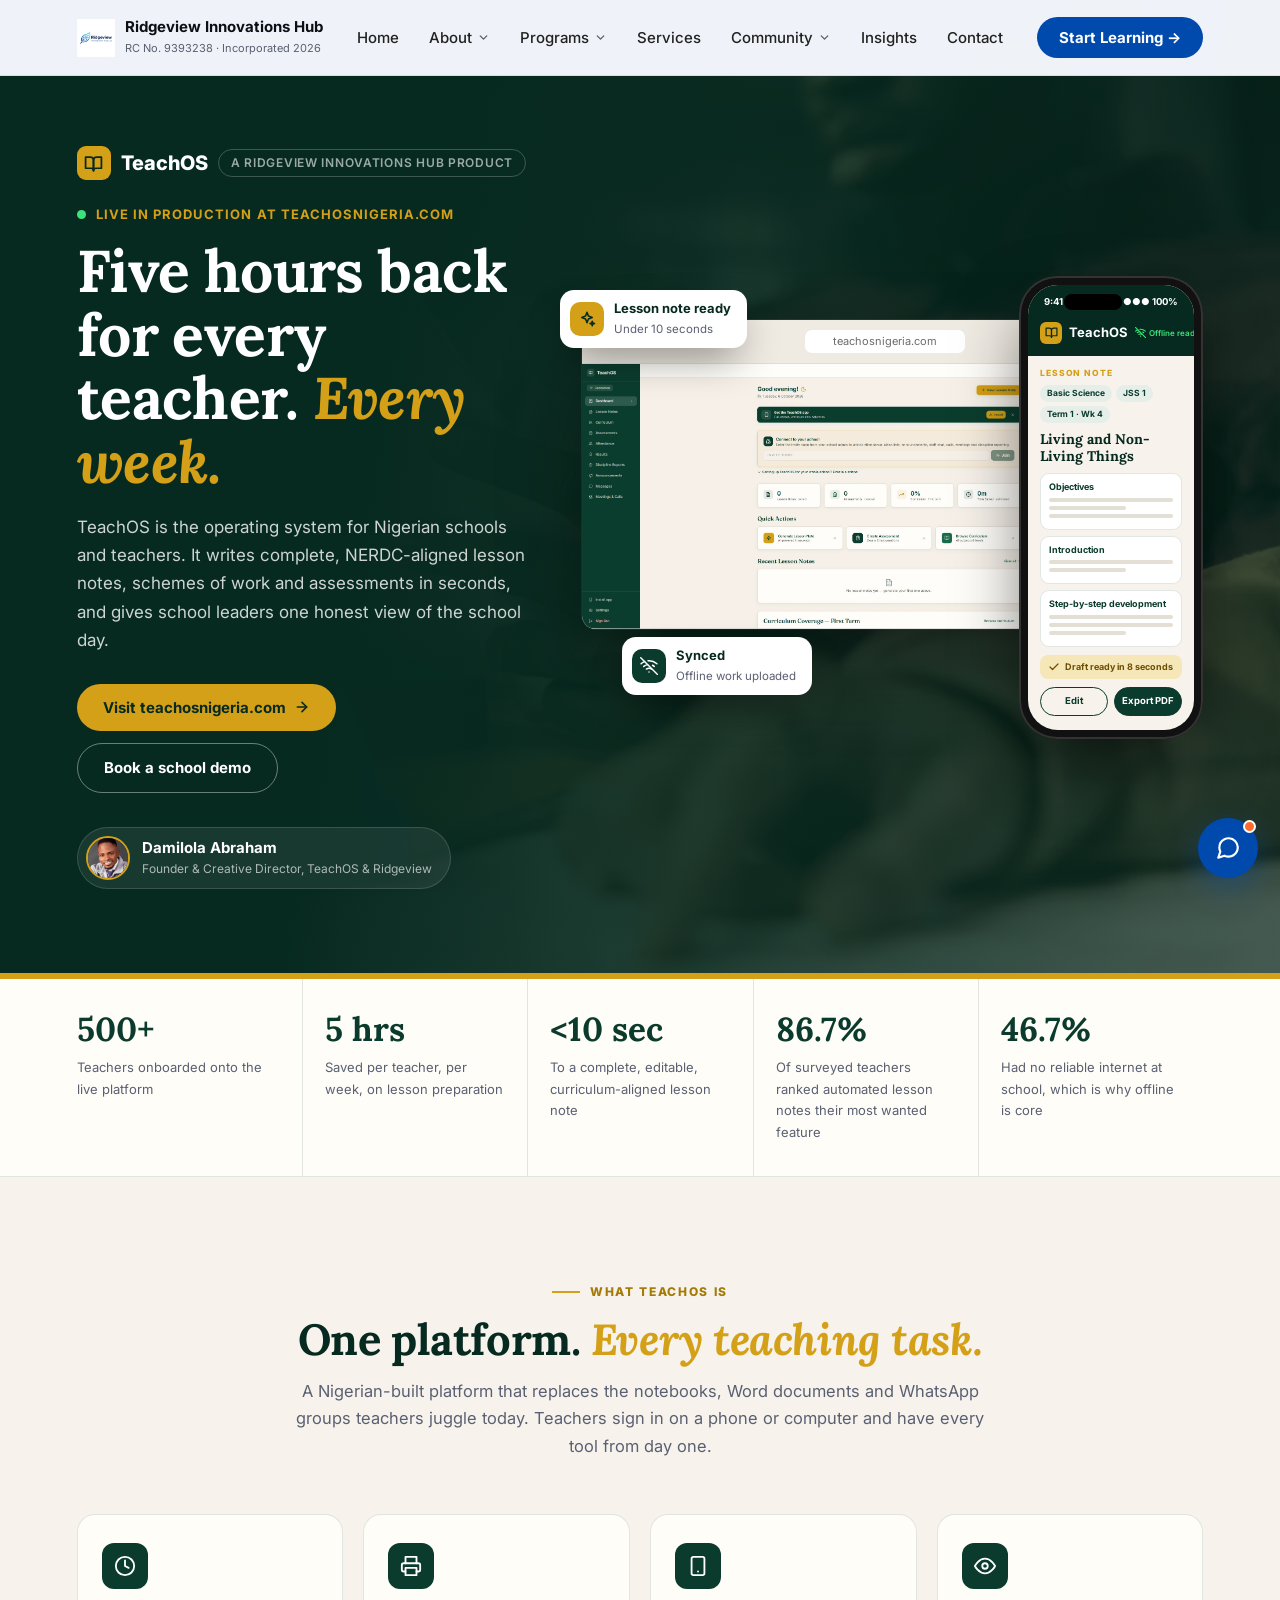
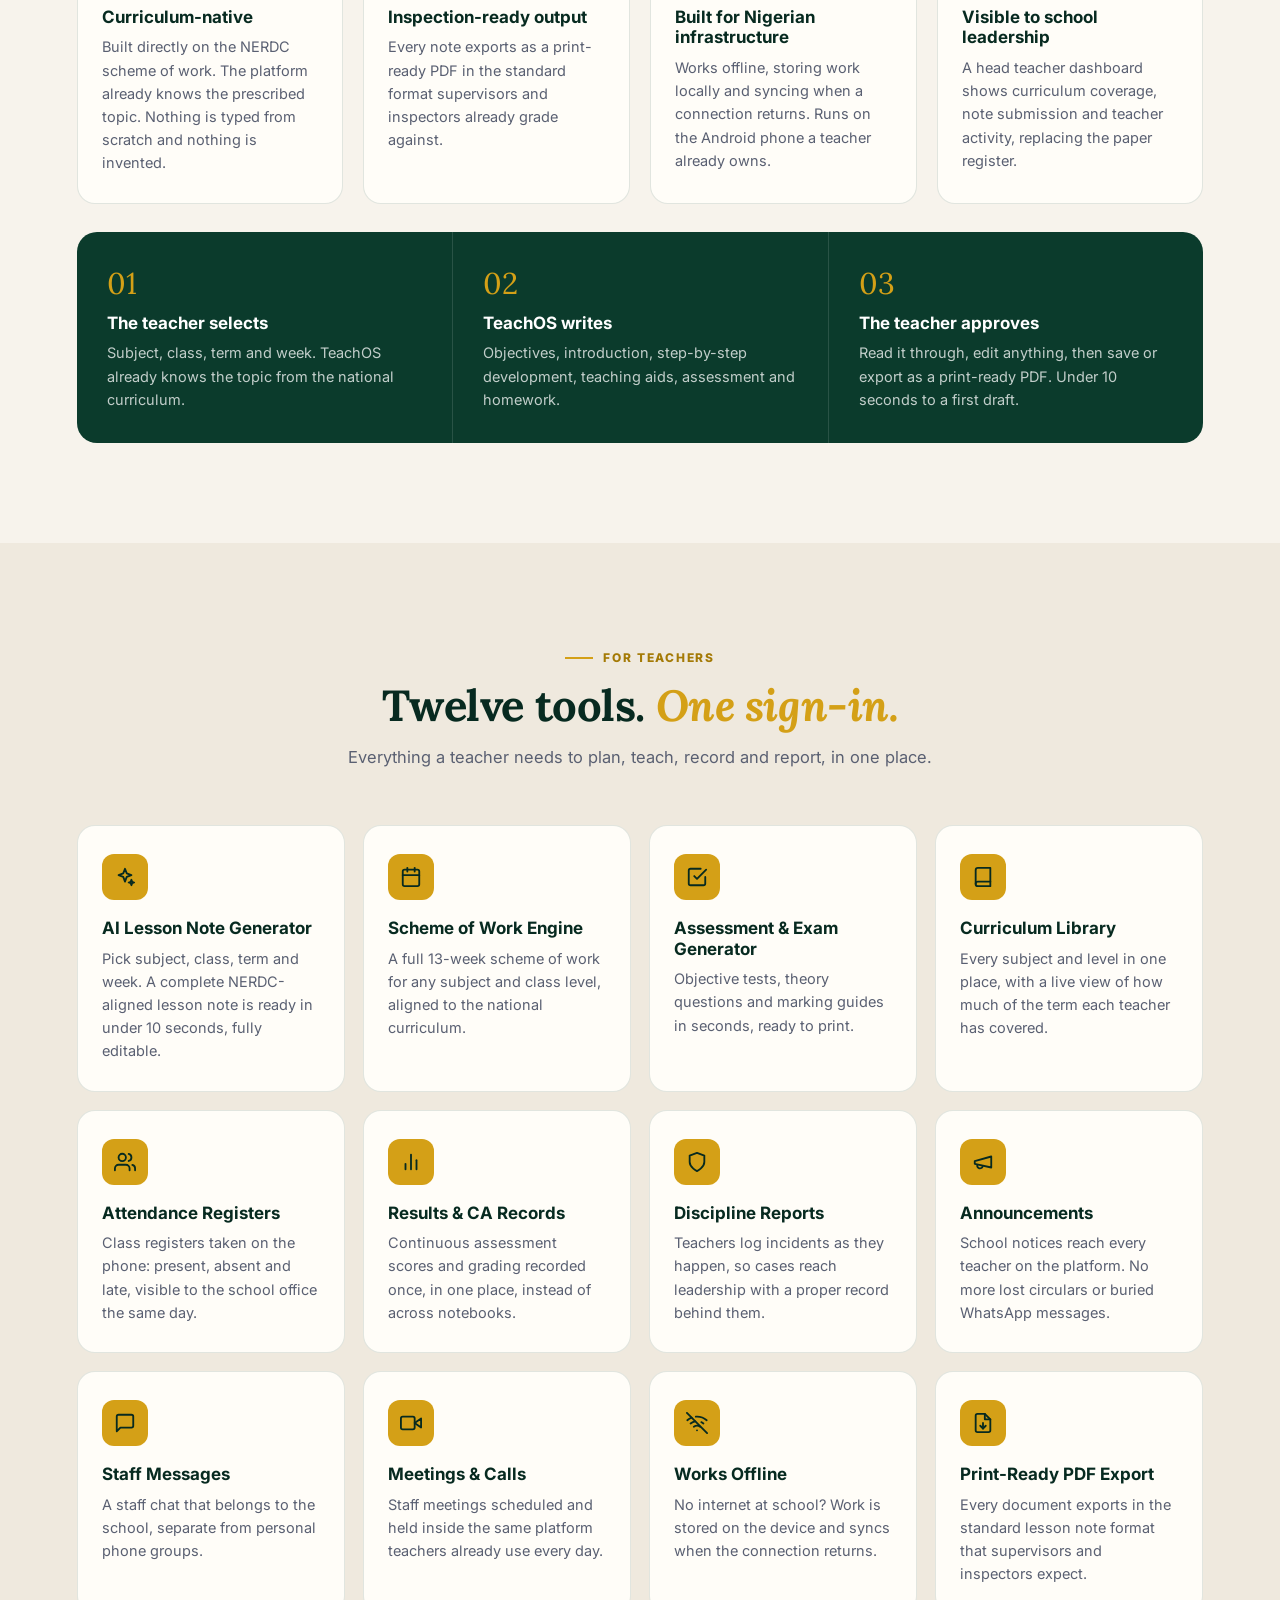
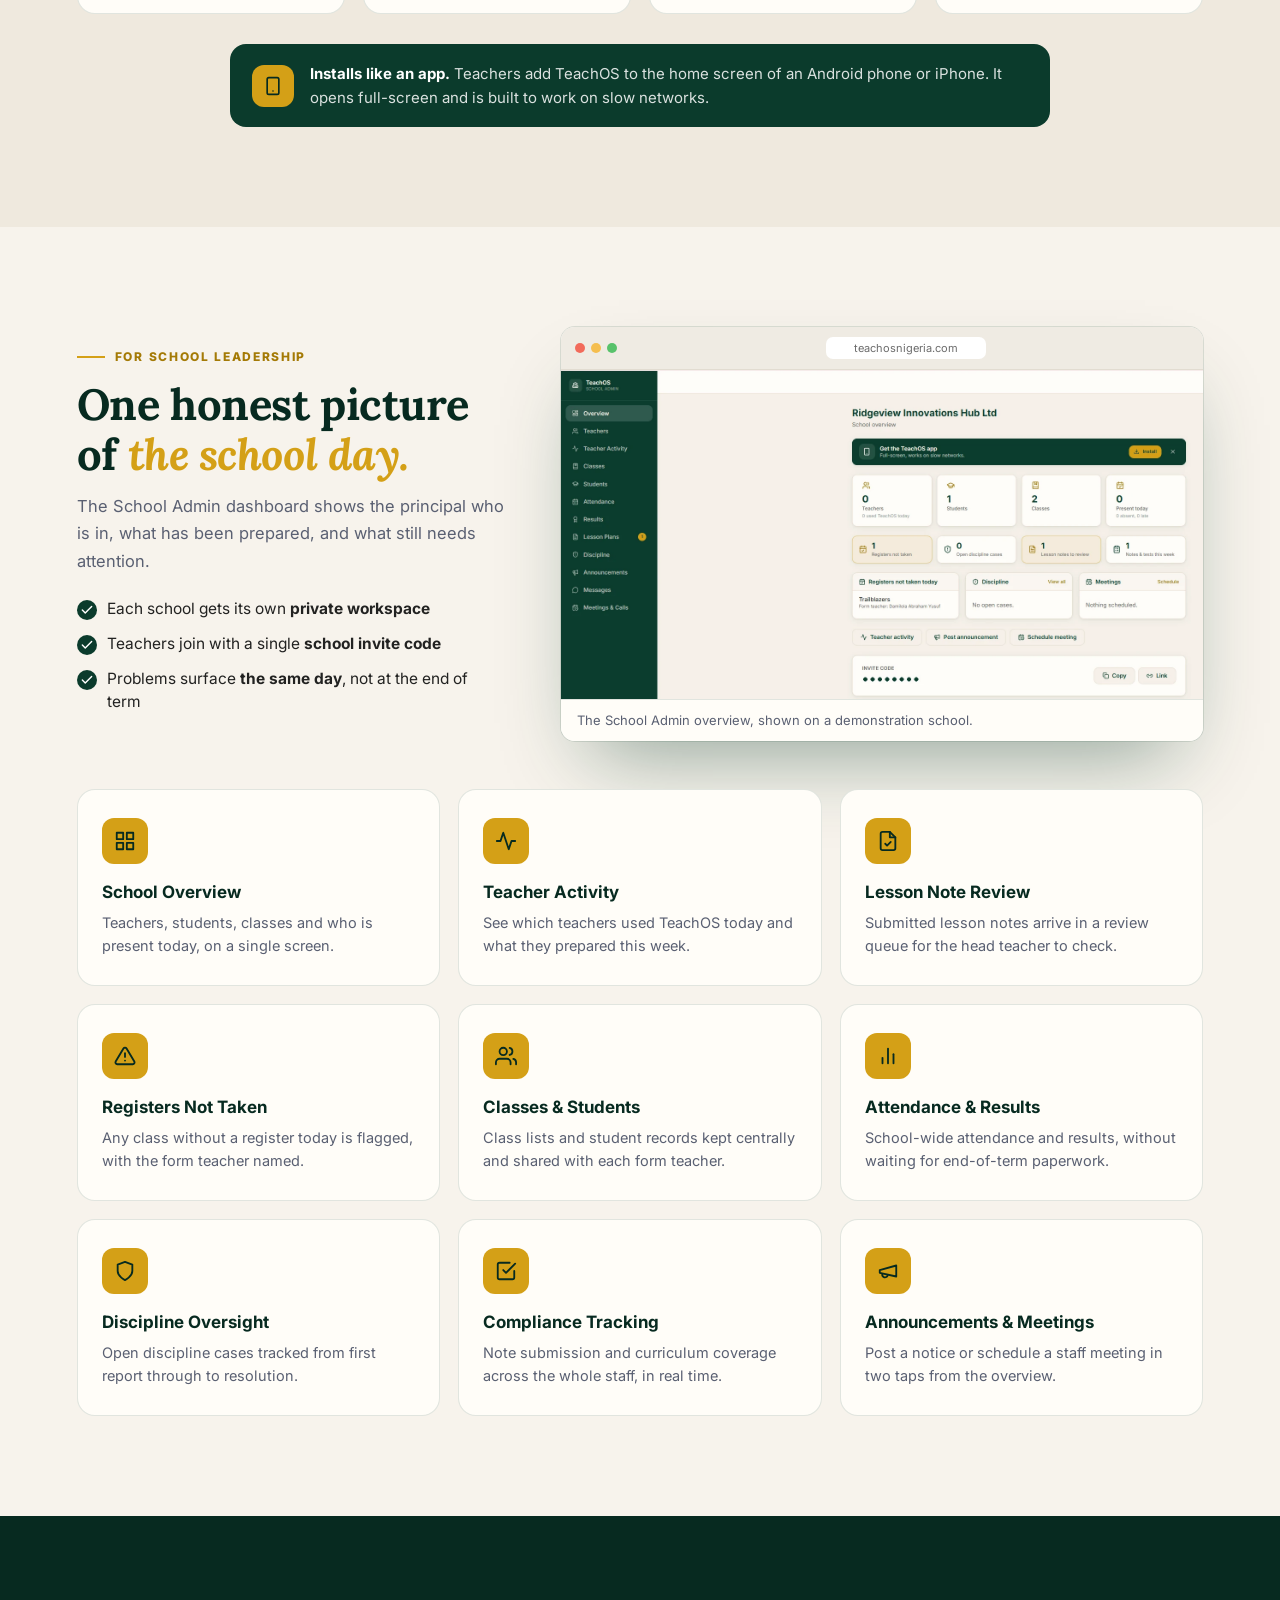
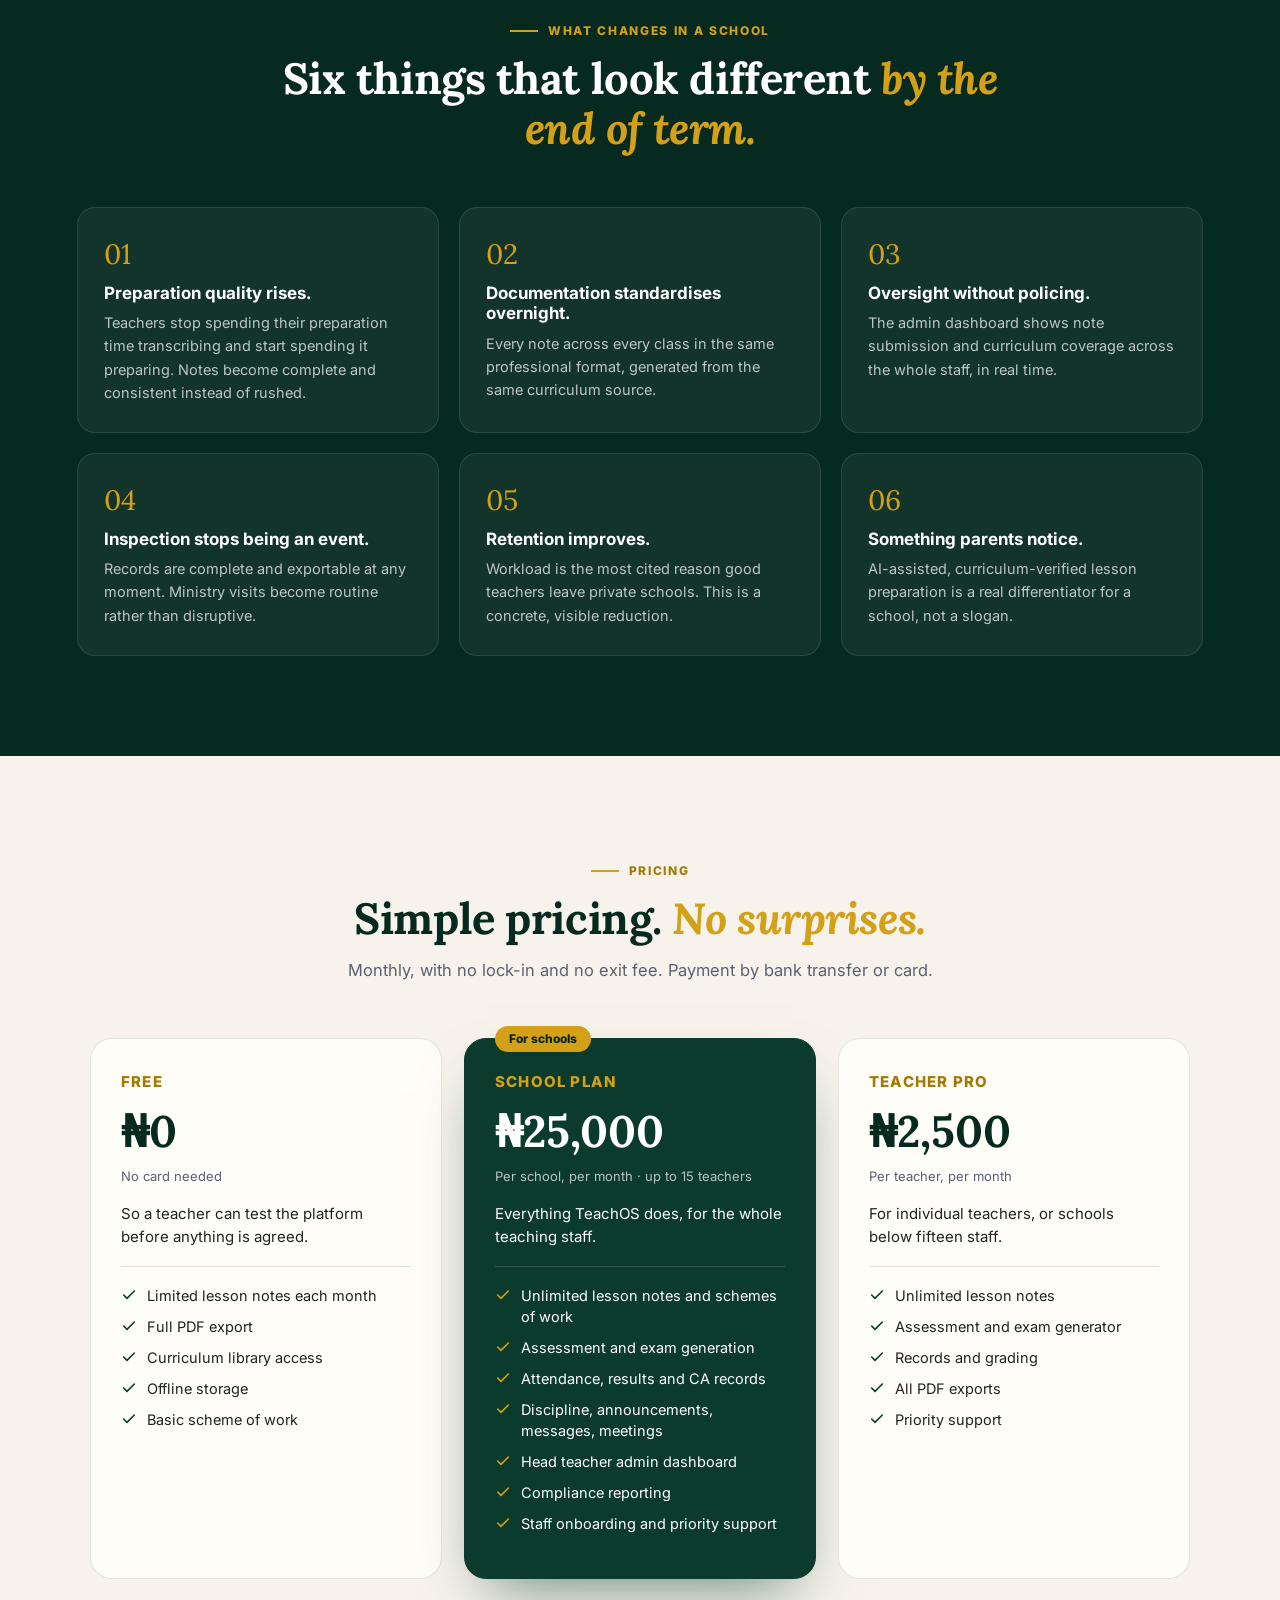
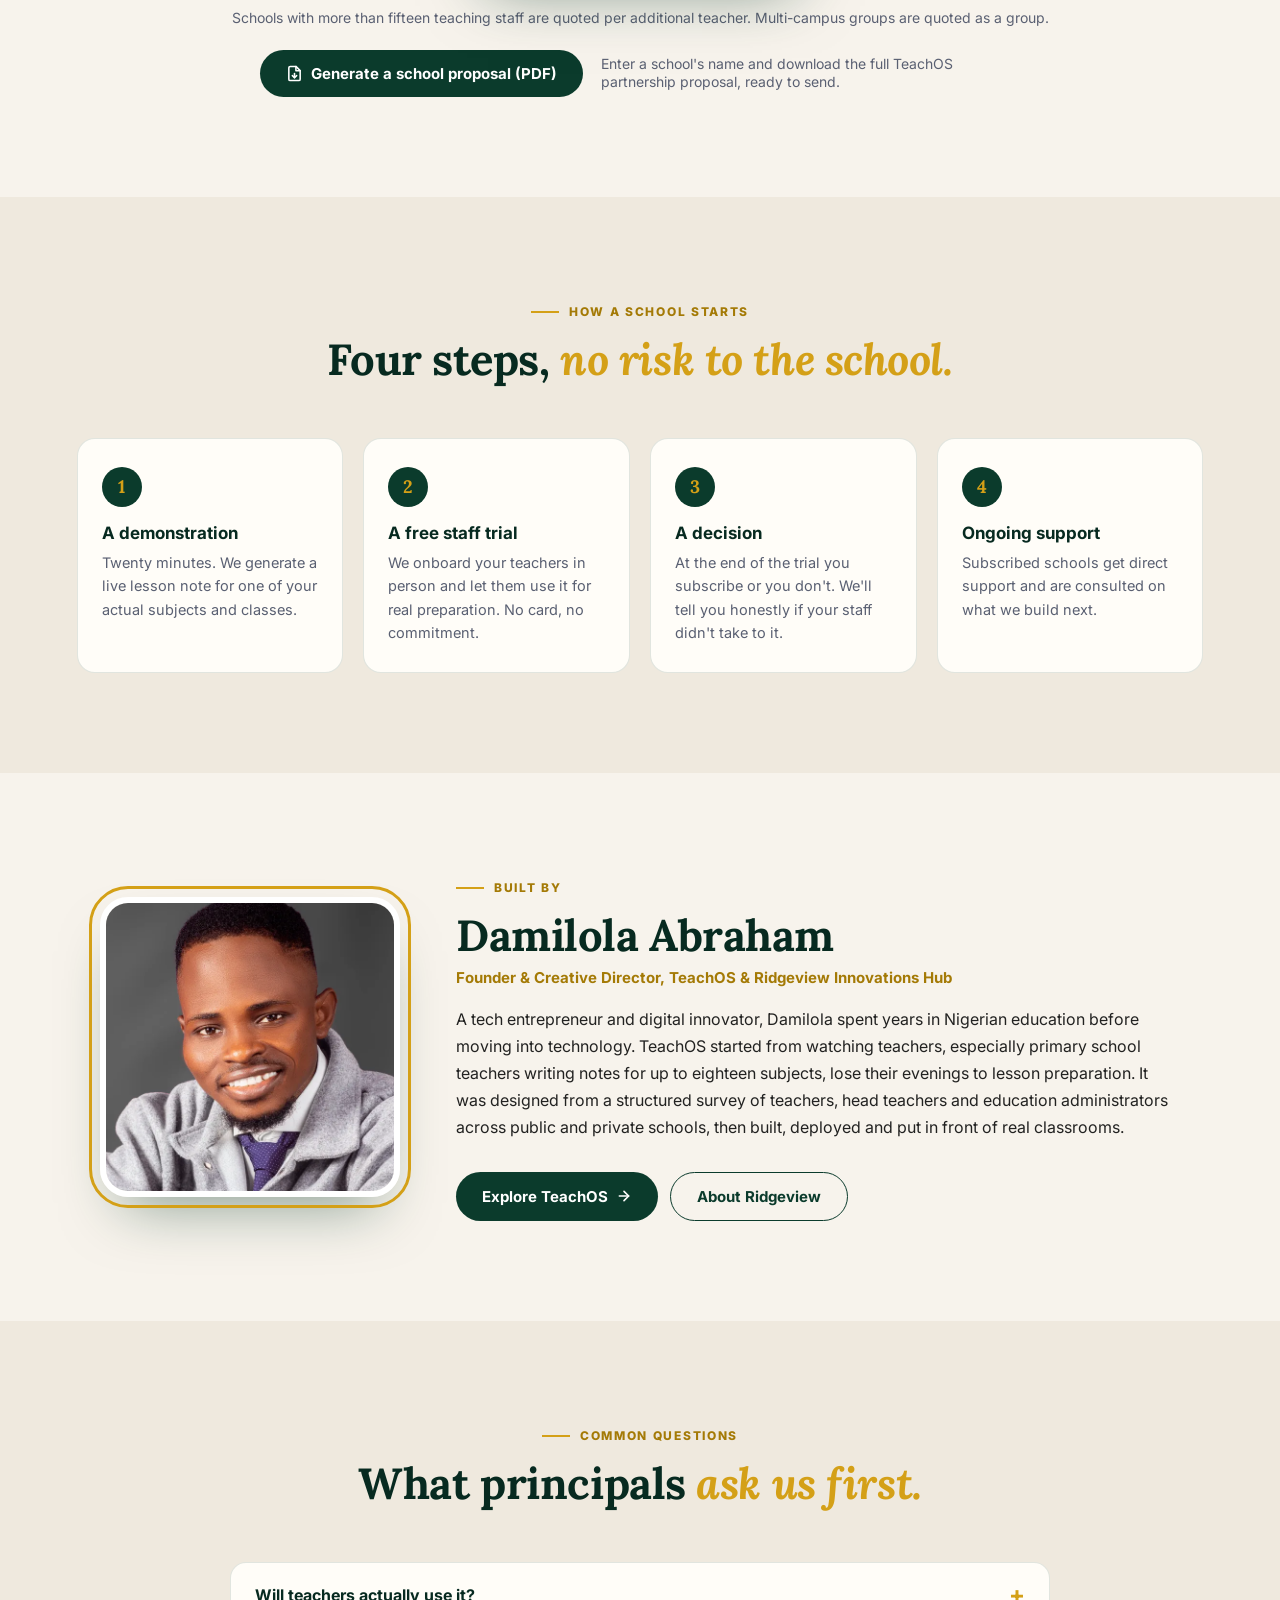
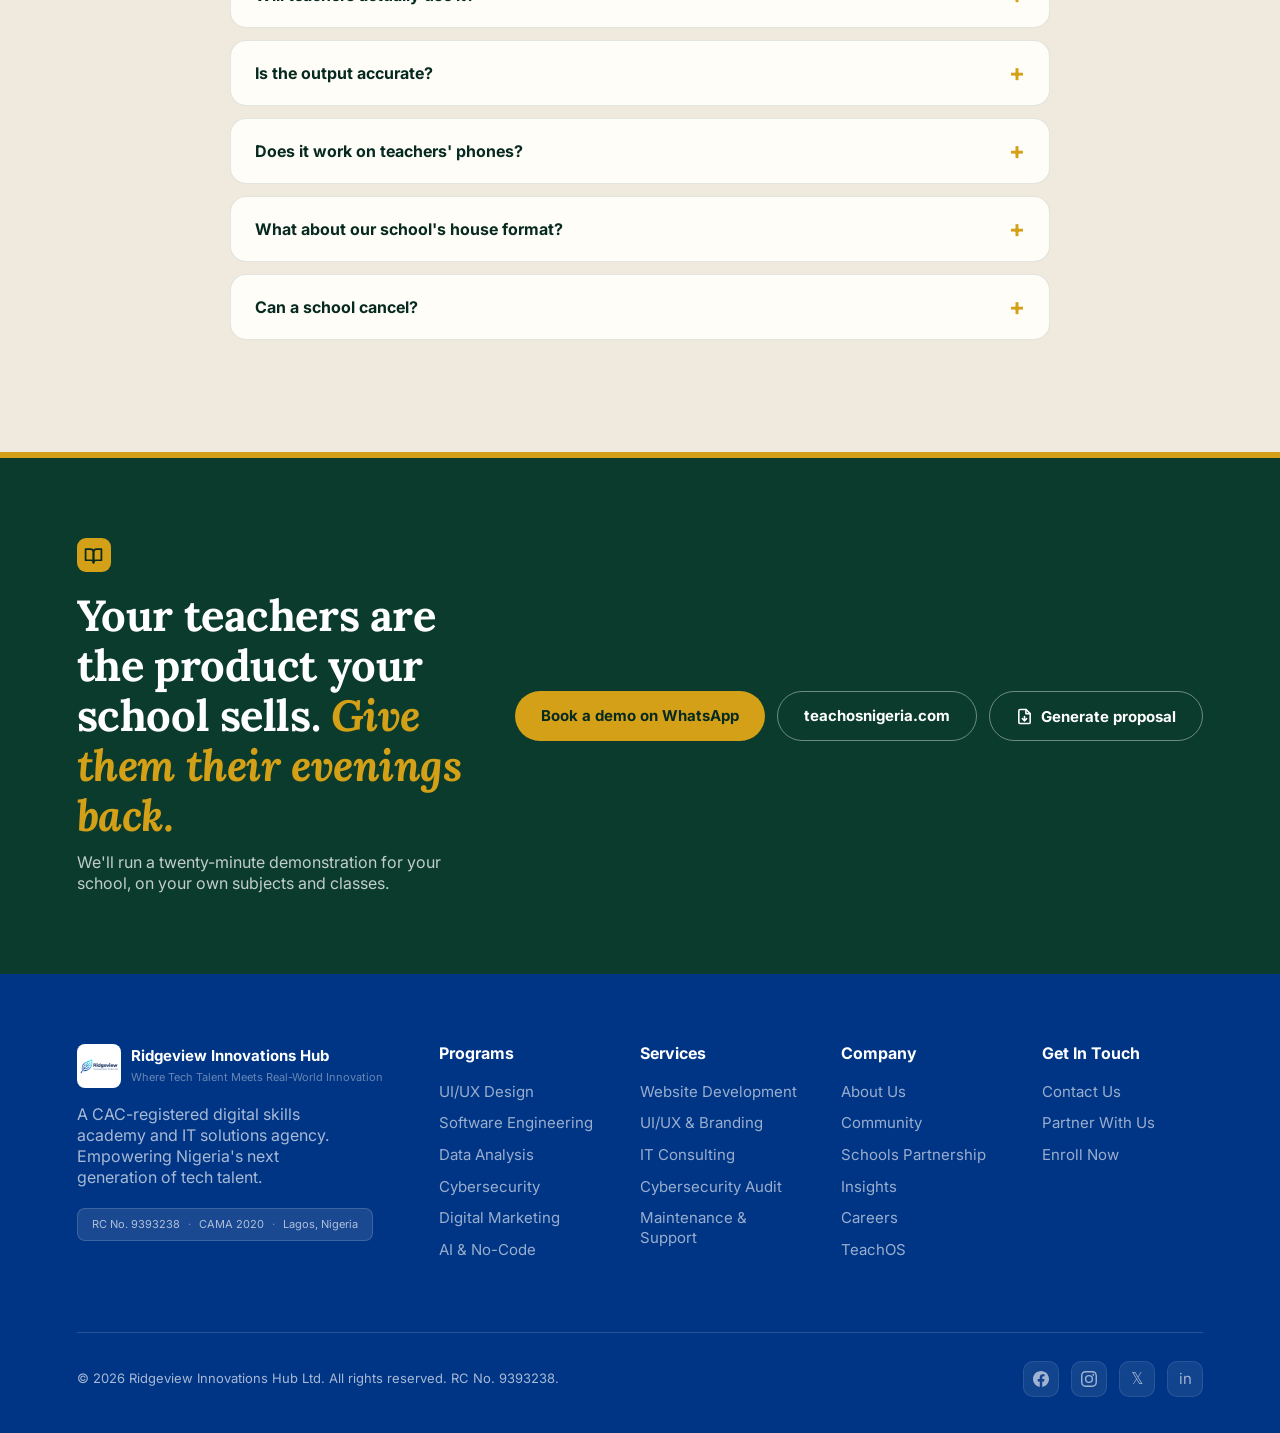
<file: teachos.html>
<!DOCTYPE html>
<html lang="en">
<head>
    <meta charset="UTF-8">
    <meta name="viewport" content="width=device-width, initial-scale=1.0">

    <!-- Primary SEO -->
    <title>TeachOS | AI Lesson Notes &amp; School OS for Nigerian Teachers by Ridgeview</title>
    <meta name="description" content="TeachOS generates NERDC-aligned lesson notes, schemes of work and assessments in seconds, with attendance, results and a head teacher dashboard. Built by Ridgeview Innovations Hub.">
    <meta name="keywords" content="TeachOS, TeachOS Nigeria, AI lesson note generator Nigeria, NERDC lesson notes, scheme of work generator, school management software Nigeria, Damilola Abraham, Ridgeview Innovations Hub">
    <meta name="author" content="Damilola Abraham">
    <meta name="robots" content="index, follow">
    <link rel="canonical" href="https://ridgeviewinnovations.com/teachos">

    <!-- Open Graph -->
    <meta property="og:type" content="website">
    <meta property="og:site_name" content="Ridgeview Innovations Hub Ltd">
    <meta property="og:title" content="TeachOS: Five hours back for every teacher, every week">
    <meta property="og:description" content="The operating system for Nigerian schools and teachers. NERDC-aligned lesson notes in under 10 seconds, offline-ready, with a head teacher dashboard. Live at teachosnigeria.com.">
    <meta property="og:url" content="https://ridgeviewinnovations.com/teachos">
    <meta property="og:image" content="https://ridgeviewinnovations.com/assets/teachos/teacher-dashboard.webp">

    <!-- Twitter Card -->
    <meta name="twitter:card" content="summary_large_image">
    <meta name="twitter:title" content="TeachOS: Five hours back for every teacher, every week">
    <meta name="twitter:description" content="NERDC-aligned lesson notes, schemes of work and assessments in seconds, plus attendance, results and a head teacher dashboard. Built by Ridgeview Innovations Hub.">
    <meta name="twitter:image" content="https://ridgeviewinnovations.com/assets/teachos/teacher-dashboard.webp">
    <meta name="twitter:site" content="@RidgeviewHub">

    <!-- Structured Data -->
    <script type="application/ld+json">
{
  "@context": "https://schema.org",
  "@graph": [
    {
      "@type": "SoftwareApplication",
      "@id": "https://teachosnigeria.com/#app",
      "name": "TeachOS",
      "alternateName": "TeachOS Nigeria",
      "url": "https://teachosnigeria.com/",
      "applicationCategory": "EducationalApplication",
      "operatingSystem": "Web, Android, iOS (installable web app)",
      "description": "TeachOS generates complete NERDC-aligned lesson notes, 13-week schemes of work and assessments for Nigerian teachers in under 10 seconds, with attendance, results, discipline, messaging, offline mode, print-ready PDF export and a head teacher dashboard.",
      "image": "https://ridgeviewinnovations.com/assets/teachos/teacher-dashboard.webp",
      "screenshot": [
        "https://ridgeviewinnovations.com/assets/teachos/teacher-dashboard.webp",
        "https://ridgeviewinnovations.com/assets/teachos/school-admin-dashboard.webp"
      ],
      "featureList": [
        "AI Lesson Note Generator",
        "Scheme of Work Engine",
        "Assessment & Exam Generator",
        "Curriculum Library",
        "Attendance Registers",
        "Results & CA Records",
        "Discipline Reports",
        "Announcements",
        "Staff Messages",
        "Meetings & Calls",
        "Works Offline",
        "Print-Ready PDF Export",
        "School Overview",
        "Teacher Activity",
        "Lesson Note Review",
        "Registers Not Taken",
        "Classes & Students",
        "Attendance & Results",
        "Discipline Oversight",
        "Compliance Tracking",
        "Announcements & Meetings"
      ],
      "offers": [
        {
          "@type": "Offer",
          "name": "Free",
          "price": "0",
          "priceCurrency": "NGN"
        },
        {
          "@type": "Offer",
          "name": "Teacher Pro",
          "price": "2500",
          "priceCurrency": "NGN",
          "description": "Per teacher, per month"
        },
        {
          "@type": "Offer",
          "name": "School Plan",
          "price": "25000",
          "priceCurrency": "NGN",
          "description": "Per school, per month, up to 15 teachers"
        }
      ],
      "creator": {
        "@id": "https://ridgeviewinnovations.com/#damilola-abraham"
      },
      "publisher": {
        "@id": "https://ridgeviewinnovations.com/#organization"
      }
    },
    {
      "@type": "Person",
      "@id": "https://ridgeviewinnovations.com/#damilola-abraham",
      "name": "Damilola Abraham",
      "alternateName": [
        "Damilola Yusuf",
        "Damilola A. Yusuf"
      ],
      "jobTitle": "Founder & Creative Director",
      "url": "https://damilolayusuf.com/",
      "image": "https://ridgeviewinnovations.com/assets/damilola-abraham.jpg",
      "worksFor": [
        {
          "@id": "https://ridgeviewinnovations.com/#organization"
        },
        {
          "@id": "https://teachosnigeria.com/#organization"
        }
      ]
    },
    {
      "@type": "Organization",
      "@id": "https://ridgeviewinnovations.com/#organization",
      "name": "Ridgeview Innovations Hub Ltd",
      "url": "https://ridgeviewinnovations.com/"
    },
    {
      "@type": "WebPage",
      "url": "https://ridgeviewinnovations.com/teachos",
      "name": "TeachOS by Ridgeview Innovations Hub",
      "about": {
        "@id": "https://teachosnigeria.com/#app"
      }
    },
    {
      "@type": "FAQPage",
      "mainEntity": [
        {
          "@type": "Question",
          "name": "Will teachers actually use it?",
          "acceptedAnswer": {
            "@type": "Answer",
            "text": "Uptake is high because it removes work rather than adding it. Onboarding still matters, which is why we train school staff in person rather than sending a link."
          }
        },
        {
          "@type": "Question",
          "name": "Is the output accurate?",
          "acceptedAnswer": {
            "@type": "Answer",
            "text": "Notes are generated against the NERDC scheme of work rather than freely invented, and every note is fully editable. Teachers review and approve before use."
          }
        },
        {
          "@type": "Question",
          "name": "Does it work on teachers' phones?",
          "acceptedAnswer": {
            "@type": "Answer",
            "text": "Yes. It is built for Android smartphones, installs to the home screen like an app (iPhone too) and works offline, syncing when a connection returns."
          }
        },
        {
          "@type": "Question",
          "name": "What about our school's house format?",
          "acceptedAnswer": {
            "@type": "Answer",
            "text": "Notes export in the standard format inspectors expect and are editable throughout. Tell us your school's requirements and we will work with them."
          }
        },
        {
          "@type": "Question",
          "name": "Can a school cancel?",
          "acceptedAnswer": {
            "@type": "Answer",
            "text": "Yes. Subscriptions are monthly. There is no lock-in and no exit fee."
          }
        }
      ]
    }
  ]
}
    </script>

    <link rel="preconnect" href="https://fonts.googleapis.com">
    <link href="https://fonts.googleapis.com/css2?family=Inter:wght@400;500;600;700;800&family=Syne:wght@700;800&family=Lora:ital,wght@0,600;0,700;1,600;1,700&display=swap" rel="stylesheet">
    <link href="https://api.fontshare.com/v2/css?f[]=satoshi@800,700&display=swap" rel="stylesheet">
    <link rel="stylesheet" href="assets/shared.css">
</head>
<body class="tos-page">
<nav id="navbar">
  <a href="./" class="logo">
    <img src="Neural Leaf.png" width="128" height="128" alt="Ridgeview Innovations Hub" class="logo-img"/>
    <div class="ltext">
      <strong>Ridgeview Innovations Hub</strong>
      <small>RC No. 9393238 · Incorporated 2026</small>
    </div>
  </a>
  <ul class="nav-links"><li><a href="./" data-nav="index.html" class="">Home</a></li><li><a href="about" data-nav="about.html" class="">About <svg class="chev" xmlns="http://www.w3.org/2000/svg" width="13" height="13" viewBox="0 0 24 24" fill="none" stroke="currentColor" stroke-width="2.5" stroke-linecap="round" stroke-linejoin="round"><polyline points="6 9 12 15 18 9"/></svg></a><div class="dropdown"><a href="about">About Us</a><a href="careers">Careers</a><a href="teachos">TeachOS</a></div></li><li><a href="programs" data-nav="programs.html" class="">Programs <svg class="chev" xmlns="http://www.w3.org/2000/svg" width="13" height="13" viewBox="0 0 24 24" fill="none" stroke="currentColor" stroke-width="2.5" stroke-linecap="round" stroke-linejoin="round"><polyline points="6 9 12 15 18 9"/></svg></a><div class="dropdown"><a href="programs#uiux">UI/UX Design</a><a href="programs#swe">Software Engineering</a><a href="programs#data">Data Analysis</a><a href="programs#cyber">Cybersecurity</a><a href="programs#marketing">Digital Marketing</a><a href="programs#ai">AI Tools & No-Code</a><a href="programs" class="dd-view-all">View All Programs</a></div></li><li><a href="services" data-nav="services.html" class="">Services</a></li><li><a href="community" data-nav="community.html" class="">Community <svg class="chev" xmlns="http://www.w3.org/2000/svg" width="13" height="13" viewBox="0 0 24 24" fill="none" stroke="currentColor" stroke-width="2.5" stroke-linecap="round" stroke-linejoin="round"><polyline points="6 9 12 15 18 9"/></svg></a><div class="dropdown"><a href="community">Community</a><a href="schools-partnership">Schools Partnership</a></div></li><li><a href="blog" data-nav="blog.html" class="">Insights</a></li><li><a href="contact" data-nav="contact.html" class="">Contact</a></li></ul>
  <a href="programs" class="nav-cta">Start Learning →</a>
  <button class="hamburger" onclick="toggleMenu()" aria-label="Menu">
    <span></span><span></span><span></span>
  </button>
</nav>
<div class="mobile-menu" id="mobileMenu">
  <a href="./" onclick="toggleMenu()">Home</a><a href="about" onclick="toggleMenu()">About</a><a class="mm-sub" href="about" onclick="toggleMenu()">About Us</a><a class="mm-sub" href="careers" onclick="toggleMenu()">Careers</a><a class="mm-sub" href="teachos" onclick="toggleMenu()">TeachOS</a><a href="programs" onclick="toggleMenu()">Programs</a><a class="mm-sub" href="programs#uiux" onclick="toggleMenu()">UI/UX Design</a><a class="mm-sub" href="programs#swe" onclick="toggleMenu()">Software Engineering</a><a class="mm-sub" href="programs#data" onclick="toggleMenu()">Data Analysis</a><a class="mm-sub" href="programs#cyber" onclick="toggleMenu()">Cybersecurity</a><a class="mm-sub" href="programs#marketing" onclick="toggleMenu()">Digital Marketing</a><a class="mm-sub" href="programs#ai" onclick="toggleMenu()">AI Tools & No-Code</a><a href="services" onclick="toggleMenu()">Services</a><a href="community" onclick="toggleMenu()">Community</a><a class="mm-sub" href="community" onclick="toggleMenu()">Community</a><a class="mm-sub" href="schools-partnership" onclick="toggleMenu()">Schools Partnership</a><a href="blog" onclick="toggleMenu()">Insights</a><a href="contact" onclick="toggleMenu()">Contact</a>
  <a href="programs" class="nav-cta" onclick="toggleMenu()">Start Learning →</a>
</div>


<main>
<!-- ================= TEACHOS HERO ================= -->
<header class="tos-hero">
  <div class="tos-hero-bg" aria-hidden="true"></div>
  <div class="tos-hero-copy">
    <div class="tos-brand"><span class="tos-logo" aria-hidden="true"><svg viewBox="0 0 24 24" fill="none" stroke="currentColor" stroke-width="2.2" stroke-linecap="round" stroke-linejoin="round"><path d="M2 4h6a4 4 0 0 1 4 4v13a3 3 0 0 0-3-3H2z"/><path d="M22 4h-6a4 4 0 0 0-4 4v13a3 3 0 0 1 3-3h7z"/></svg></span><span>TeachOS</span><em>A Ridgeview Innovations Hub product</em></div>
    <p class="tos-kicker"><span class="tos-live"></span> Live in production at teachosnigeria.com</p>
    <h1>Five hours back for every teacher. <em>Every week.</em></h1>
    <p class="tos-lead">TeachOS is the operating system for Nigerian schools and teachers. It writes complete, NERDC-aligned lesson notes, schemes of work and assessments in seconds, and gives school leaders one honest view of the school day.</p>
    <div class="tos-acts">
      <a class="tos-btn-gold" href="https://teachosnigeria.com/" target="_blank" rel="noopener">Visit teachosnigeria.com <svg width="16" height="16" viewBox="0 0 24 24" fill="none" stroke="currentColor" stroke-width="2.4" stroke-linecap="round" stroke-linejoin="round" aria-hidden="true"><line x1="5" y1="12" x2="19" y2="12"/><polyline points="12 5 19 12 12 19"/></svg></a>
      <a class="tos-btn-ghost" href="https://wa.me/2348108991625?text=Hello%2C%20I%27d%20like%20a%20TeachOS%20demo%20for%20my%20school." target="_blank" rel="noopener">Book a school demo</a>
    </div>
    <a class="tos-byline" href="about">
      <img src="assets/damilola-abraham.jpg" alt="Damilola Abraham, Founder and Creative Director of TeachOS" width="44" height="44" loading="lazy">
      <span><b>Damilola Abraham</b><small>Founder &amp; Creative Director, TeachOS &amp; Ridgeview</small></span>
    </a>
  </div>

  <div class="tos-stage" aria-label="TeachOS teacher dashboard on a laptop and a lesson note on a phone">
    <div class="tos-browser">
      <div class="tos-browser-bar"><i></i><i></i><i></i><span>teachosnigeria.com</span></div>
      <img src="assets/teachos/teacher-dashboard.webp" alt="TeachOS teacher home screen with lesson notes, curriculum, assessments, attendance, results and messages" width="1919" height="913">
    </div>
    <div class="tos-phone" aria-hidden="true">
  <div class="tos-phone-screen">
    <div class="tos-ps-bar"><span>9:41</span><span class="tos-ps-notch"></span><span>●●● 100%</span></div>
    <div class="tos-ps-head"><span class="tos-logo" aria-hidden="true"><svg viewBox="0 0 24 24" fill="none" stroke="currentColor" stroke-width="2.2" stroke-linecap="round" stroke-linejoin="round"><path d="M2 4h6a4 4 0 0 1 4 4v13a3 3 0 0 0-3-3H2z"/><path d="M22 4h-6a4 4 0 0 0-4 4v13a3 3 0 0 1 3-3h7z"/></svg></span><b>TeachOS</b><span class="tos-ps-off"><svg width="11" height="11" viewBox="0 0 24 24" fill="none" stroke="currentColor" stroke-width="2.4" stroke-linecap="round" stroke-linejoin="round" aria-hidden="true"><line x1="1" y1="1" x2="23" y2="23"/><path d="M16.72 11.06A10.94 10.94 0 0 1 19 12.55"/><path d="M5 12.55a10.94 10.94 0 0 1 5.17-2.39"/><path d="M10.71 5.05A16 16 0 0 1 22.58 9"/><path d="M1.42 9a15.91 15.91 0 0 1 4.7-2.88"/><path d="M8.53 16.11a6 6 0 0 1 6.95 0"/><line x1="12" y1="20" x2="12.01" y2="20"/></svg> Offline ready</span></div>
    <div class="tos-ps-body">
      <div class="tos-ps-label">Lesson note</div>
      <div class="tos-ps-chips"><span>Basic Science</span><span>JSS 1</span><span>Term 1 · Wk 4</span></div>
      <div class="tos-ps-topic">Living and Non-Living Things</div>
      <div class="tos-ps-sec"><b>Objectives</b><i></i><i class="s"></i><i></i></div>
      <div class="tos-ps-sec"><b>Introduction</b><i></i><i class="s"></i></div>
      <div class="tos-ps-sec"><b>Step-by-step development</b><i></i><i></i><i class="s"></i></div>
      <div class="tos-ps-done"><svg width="12" height="12" viewBox="0 0 24 24" fill="none" stroke="currentColor" stroke-width="2.4" stroke-linecap="round" stroke-linejoin="round" aria-hidden="true"><polyline points="20 6 9 17 4 12"/></svg> Draft ready in 8 seconds</div>
      <div class="tos-ps-btns"><span>Edit</span><span class="g">Export PDF</span></div>
    </div>
  </div>
</div>
    <div class="tos-toast t1"><span class="tos-toast-ico" aria-hidden="true"><svg viewBox="0 0 24 24" fill="none" stroke="currentColor" stroke-width="2" stroke-linecap="round" stroke-linejoin="round"><path d="M12 3l1.9 5.1L19 10l-5.1 1.9L12 17l-1.9-5.1L5 10l5.1-1.9z"/><path d="M19 15l.8 2.2L22 18l-2.2.8L19 21l-.8-2.2L16 18l2.2-.8z"/></svg></span><span><b>Lesson note ready</b><small>Under 10 seconds</small></span></div>
    <div class="tos-toast t2"><span class="tos-toast-ico" aria-hidden="true"><svg viewBox="0 0 24 24" fill="none" stroke="currentColor" stroke-width="2" stroke-linecap="round" stroke-linejoin="round"><line x1="1" y1="1" x2="23" y2="23"/><path d="M16.72 11.06A10.94 10.94 0 0 1 19 12.55"/><path d="M5 12.55a10.94 10.94 0 0 1 5.17-2.39"/><path d="M10.71 5.05A16 16 0 0 1 22.58 9"/><path d="M1.42 9a15.91 15.91 0 0 1 4.7-2.88"/><path d="M8.53 16.11a6 6 0 0 1 6.95 0"/><line x1="12" y1="20" x2="12.01" y2="20"/></svg></span><span><b>Synced</b><small>Offline work uploaded</small></span></div>
  </div>
</header>

<!-- STATS -->
<section class="tos-stats" aria-label="TeachOS by the numbers">
  <div class="tos-stat"><b>500+</b><span>Teachers onboarded onto the live platform</span></div>
  <div class="tos-stat"><b>5 hrs</b><span>Saved per teacher, per week, on lesson preparation</span></div>
  <div class="tos-stat"><b>&lt;10 sec</b><span>To a complete, editable, curriculum-aligned lesson note</span></div>
  <div class="tos-stat"><b>86.7%</b><span>Of surveyed teachers ranked automated lesson notes their most wanted feature</span></div>
  <div class="tos-stat"><b>46.7%</b><span>Had no reliable internet at school, which is why offline is core</span></div>
</section>

<!-- WHAT IT IS -->
<section class="tos-sec">
  <div class="tos-sh"><span class="tos-eyebrow">What TeachOS is</span><h2>One platform. <em>Every teaching task.</em></h2>
  <p>A Nigerian-built platform that replaces the notebooks, Word documents and WhatsApp groups teachers juggle today. Teachers sign in on a phone or computer and have every tool from day one.</p></div>
  <div class="tos-pillars"><article class="tos-pillar fade-up"><span class="tos-ico" aria-hidden="true"><svg viewBox="0 0 24 24" fill="none" stroke="currentColor" stroke-width="2" stroke-linecap="round" stroke-linejoin="round"><circle cx="12" cy="12" r="10"/><polyline points="12 6 12 12 16 14"/></svg></span><h3>Curriculum-native</h3><p>Built directly on the NERDC scheme of work. The platform already knows the prescribed topic. Nothing is typed from scratch and nothing is invented.</p></article><article class="tos-pillar fade-up"><span class="tos-ico" aria-hidden="true"><svg viewBox="0 0 24 24" fill="none" stroke="currentColor" stroke-width="2" stroke-linecap="round" stroke-linejoin="round"><polyline points="6 9 6 2 18 2 18 9"/><path d="M6 18H4a2 2 0 0 1-2-2v-5a2 2 0 0 1 2-2h16a2 2 0 0 1 2 2v5a2 2 0 0 1-2 2h-2"/><rect x="6" y="14" width="12" height="8"/></svg></span><h3>Inspection-ready output</h3><p>Every note exports as a print-ready PDF in the standard format supervisors and inspectors already grade against.</p></article><article class="tos-pillar fade-up"><span class="tos-ico" aria-hidden="true"><svg viewBox="0 0 24 24" fill="none" stroke="currentColor" stroke-width="2" stroke-linecap="round" stroke-linejoin="round"><rect x="5" y="2" width="14" height="20" rx="2"/><line x1="12" y1="18" x2="12.01" y2="18"/></svg></span><h3>Built for Nigerian infrastructure</h3><p>Works offline, storing work locally and syncing when a connection returns. Runs on the Android phone a teacher already owns.</p></article><article class="tos-pillar fade-up"><span class="tos-ico" aria-hidden="true"><svg viewBox="0 0 24 24" fill="none" stroke="currentColor" stroke-width="2" stroke-linecap="round" stroke-linejoin="round"><path d="M1 12s4-8 11-8 11 8 11 8-4 8-11 8-11-8-11-8z"/><circle cx="12" cy="12" r="3"/></svg></span><h3>Visible to school leadership</h3><p>A head teacher dashboard shows curriculum coverage, note submission and teacher activity, replacing the paper register.</p></article></div>
  <ol class="tos-steps">
    <li><span>01</span><h3>The teacher selects</h3><p>Subject, class, term and week. TeachOS already knows the topic from the national curriculum.</p></li>
    <li><span>02</span><h3>TeachOS writes</h3><p>Objectives, introduction, step-by-step development, teaching aids, assessment and homework.</p></li>
    <li><span>03</span><h3>The teacher approves</h3><p>Read it through, edit anything, then save or export as a print-ready PDF. Under 10 seconds to a first draft.</p></li>
  </ol>
</section>

<!-- FOR TEACHERS -->
<section class="tos-sec tos-alt" id="features">
  <div class="tos-sh"><span class="tos-eyebrow">For teachers</span><h2>Twelve tools. <em>One sign-in.</em></h2>
  <p>Everything a teacher needs to plan, teach, record and report, in one place.</p></div>
  <div class="tos-grid"><article class="tos-card fade-up"><span class="tos-ico" aria-hidden="true"><svg viewBox="0 0 24 24" fill="none" stroke="currentColor" stroke-width="2" stroke-linecap="round" stroke-linejoin="round"><path d="M12 3l1.9 5.1L19 10l-5.1 1.9L12 17l-1.9-5.1L5 10l5.1-1.9z"/><path d="M19 15l.8 2.2L22 18l-2.2.8L19 21l-.8-2.2L16 18l2.2-.8z"/></svg></span><h3>AI Lesson Note Generator</h3><p>Pick subject, class, term and week. A complete NERDC-aligned lesson note is ready in under 10 seconds, fully editable.</p></article><article class="tos-card fade-up"><span class="tos-ico" aria-hidden="true"><svg viewBox="0 0 24 24" fill="none" stroke="currentColor" stroke-width="2" stroke-linecap="round" stroke-linejoin="round"><rect x="3" y="4" width="18" height="18" rx="2"/><line x1="16" y1="2" x2="16" y2="6"/><line x1="8" y1="2" x2="8" y2="6"/><line x1="3" y1="10" x2="21" y2="10"/></svg></span><h3>Scheme of Work Engine</h3><p>A full 13-week scheme of work for any subject and class level, aligned to the national curriculum.</p></article><article class="tos-card fade-up"><span class="tos-ico" aria-hidden="true"><svg viewBox="0 0 24 24" fill="none" stroke="currentColor" stroke-width="2" stroke-linecap="round" stroke-linejoin="round"><path d="M9 11l3 3L22 4"/><path d="M21 12v7a2 2 0 0 1-2 2H5a2 2 0 0 1-2-2V5a2 2 0 0 1 2-2h11"/></svg></span><h3>Assessment &amp; Exam Generator</h3><p>Objective tests, theory questions and marking guides in seconds, ready to print.</p></article><article class="tos-card fade-up"><span class="tos-ico" aria-hidden="true"><svg viewBox="0 0 24 24" fill="none" stroke="currentColor" stroke-width="2" stroke-linecap="round" stroke-linejoin="round"><path d="M4 19.5A2.5 2.5 0 0 1 6.5 17H20"/><path d="M6.5 2H20v20H6.5A2.5 2.5 0 0 1 4 19.5v-15A2.5 2.5 0 0 1 6.5 2z"/></svg></span><h3>Curriculum Library</h3><p>Every subject and level in one place, with a live view of how much of the term each teacher has covered.</p></article><article class="tos-card fade-up"><span class="tos-ico" aria-hidden="true"><svg viewBox="0 0 24 24" fill="none" stroke="currentColor" stroke-width="2" stroke-linecap="round" stroke-linejoin="round"><path d="M17 21v-2a4 4 0 0 0-4-4H5a4 4 0 0 0-4 4v2"/><circle cx="9" cy="7" r="4"/><path d="M23 21v-2a4 4 0 0 0-3-3.87"/><path d="M16 3.13a4 4 0 0 1 0 7.75"/></svg></span><h3>Attendance Registers</h3><p>Class registers taken on the phone: present, absent and late, visible to the school office the same day.</p></article><article class="tos-card fade-up"><span class="tos-ico" aria-hidden="true"><svg viewBox="0 0 24 24" fill="none" stroke="currentColor" stroke-width="2" stroke-linecap="round" stroke-linejoin="round"><line x1="18" y1="20" x2="18" y2="10"/><line x1="12" y1="20" x2="12" y2="4"/><line x1="6" y1="20" x2="6" y2="14"/></svg></span><h3>Results &amp; CA Records</h3><p>Continuous assessment scores and grading recorded once, in one place, instead of across notebooks.</p></article><article class="tos-card fade-up"><span class="tos-ico" aria-hidden="true"><svg viewBox="0 0 24 24" fill="none" stroke="currentColor" stroke-width="2" stroke-linecap="round" stroke-linejoin="round"><path d="M12 22s8-4 8-10V5l-8-3-8 3v7c0 6 8 10 8 10z"/></svg></span><h3>Discipline Reports</h3><p>Teachers log incidents as they happen, so cases reach leadership with a proper record behind them.</p></article><article class="tos-card fade-up"><span class="tos-ico" aria-hidden="true"><svg viewBox="0 0 24 24" fill="none" stroke="currentColor" stroke-width="2" stroke-linecap="round" stroke-linejoin="round"><path d="M3 11l18-5v12L3 14v-3z"/><path d="M11.6 16.8a3 3 0 1 1-5.8-1.6"/></svg></span><h3>Announcements</h3><p>School notices reach every teacher on the platform. No more lost circulars or buried WhatsApp messages.</p></article><article class="tos-card fade-up"><span class="tos-ico" aria-hidden="true"><svg viewBox="0 0 24 24" fill="none" stroke="currentColor" stroke-width="2" stroke-linecap="round" stroke-linejoin="round"><path d="M21 15a2 2 0 0 1-2 2H7l-4 4V5a2 2 0 0 1 2-2h14a2 2 0 0 1 2 2z"/></svg></span><h3>Staff Messages</h3><p>A staff chat that belongs to the school, separate from personal phone groups.</p></article><article class="tos-card fade-up"><span class="tos-ico" aria-hidden="true"><svg viewBox="0 0 24 24" fill="none" stroke="currentColor" stroke-width="2" stroke-linecap="round" stroke-linejoin="round"><polygon points="23 7 16 12 23 17 23 7"/><rect x="1" y="5" width="15" height="14" rx="2"/></svg></span><h3>Meetings &amp; Calls</h3><p>Staff meetings scheduled and held inside the same platform teachers already use every day.</p></article><article class="tos-card fade-up"><span class="tos-ico" aria-hidden="true"><svg viewBox="0 0 24 24" fill="none" stroke="currentColor" stroke-width="2" stroke-linecap="round" stroke-linejoin="round"><line x1="1" y1="1" x2="23" y2="23"/><path d="M16.72 11.06A10.94 10.94 0 0 1 19 12.55"/><path d="M5 12.55a10.94 10.94 0 0 1 5.17-2.39"/><path d="M10.71 5.05A16 16 0 0 1 22.58 9"/><path d="M1.42 9a15.91 15.91 0 0 1 4.7-2.88"/><path d="M8.53 16.11a6 6 0 0 1 6.95 0"/><line x1="12" y1="20" x2="12.01" y2="20"/></svg></span><h3>Works Offline</h3><p>No internet at school? Work is stored on the device and syncs when the connection returns.</p></article><article class="tos-card fade-up"><span class="tos-ico" aria-hidden="true"><svg viewBox="0 0 24 24" fill="none" stroke="currentColor" stroke-width="2" stroke-linecap="round" stroke-linejoin="round"><path d="M14 2H6a2 2 0 0 0-2 2v16a2 2 0 0 0 2 2h12a2 2 0 0 0 2-2V8z"/><polyline points="14 2 14 8 20 8"/><line x1="12" y1="18" x2="12" y2="12"/><polyline points="9 15 12 18 15 15"/></svg></span><h3>Print-Ready PDF Export</h3><p>Every document exports in the standard lesson note format that supervisors and inspectors expect.</p></article></div>
  <p class="tos-note"><span class="tos-note-ico" aria-hidden="true"><svg viewBox="0 0 24 24" fill="none" stroke="currentColor" stroke-width="2" stroke-linecap="round" stroke-linejoin="round"><rect x="5" y="2" width="14" height="20" rx="2"/><line x1="12" y1="18" x2="12.01" y2="18"/></svg></span><span><b>Installs like an app.</b> Teachers add TeachOS to the home screen of an Android phone or iPhone. It opens full-screen and is built to work on slow networks.</span></p>
</section>

<!-- FOR LEADERSHIP -->
<section class="tos-sec" id="leadership">
  <div class="tos-lead-wrap">
    <div class="tos-sh tos-sh-left"><span class="tos-eyebrow">For school leadership</span><h2>One honest picture of <em>the school day.</em></h2>
      <p>The School Admin dashboard shows the principal who is in, what has been prepared, and what still needs attention.</p>
      <ul class="tos-ticks">
        <li><svg width="16" height="16" viewBox="0 0 24 24" fill="none" stroke="currentColor" stroke-width="2.4" stroke-linecap="round" stroke-linejoin="round" aria-hidden="true"><polyline points="20 6 9 17 4 12"/></svg><span>Each school gets its own <b>private workspace</b></span></li>
        <li><svg width="16" height="16" viewBox="0 0 24 24" fill="none" stroke="currentColor" stroke-width="2.4" stroke-linecap="round" stroke-linejoin="round" aria-hidden="true"><polyline points="20 6 9 17 4 12"/></svg><span>Teachers join with a single <b>school invite code</b></span></li>
        <li><svg width="16" height="16" viewBox="0 0 24 24" fill="none" stroke="currentColor" stroke-width="2.4" stroke-linecap="round" stroke-linejoin="round" aria-hidden="true"><polyline points="20 6 9 17 4 12"/></svg><span>Problems surface <b>the same day</b>, not at the end of term</span></li>
      </ul>
    </div>
    <figure class="tos-browser tos-browser-lg fade-up">
      <div class="tos-browser-bar"><i></i><i></i><i></i><span>teachosnigeria.com</span></div>
      <img src="assets/teachos/school-admin-dashboard.webp" alt="TeachOS School Admin overview showing teachers, students, classes, registers not taken, discipline and meetings" width="1500" height="768" loading="lazy">
      <figcaption>The School Admin overview, shown on a demonstration school.</figcaption>
    </figure>
  </div>
  <div class="tos-grid tos-grid-3"><article class="tos-card fade-up"><span class="tos-ico" aria-hidden="true"><svg viewBox="0 0 24 24" fill="none" stroke="currentColor" stroke-width="2" stroke-linecap="round" stroke-linejoin="round"><rect x="3" y="3" width="7" height="7"/><rect x="14" y="3" width="7" height="7"/><rect x="14" y="14" width="7" height="7"/><rect x="3" y="14" width="7" height="7"/></svg></span><h3>School Overview</h3><p>Teachers, students, classes and who is present today, on a single screen.</p></article><article class="tos-card fade-up"><span class="tos-ico" aria-hidden="true"><svg viewBox="0 0 24 24" fill="none" stroke="currentColor" stroke-width="2" stroke-linecap="round" stroke-linejoin="round"><polyline points="22 12 18 12 15 21 9 3 6 12 2 12"/></svg></span><h3>Teacher Activity</h3><p>See which teachers used TeachOS today and what they prepared this week.</p></article><article class="tos-card fade-up"><span class="tos-ico" aria-hidden="true"><svg viewBox="0 0 24 24" fill="none" stroke="currentColor" stroke-width="2" stroke-linecap="round" stroke-linejoin="round"><path d="M14 2H6a2 2 0 0 0-2 2v16a2 2 0 0 0 2 2h12a2 2 0 0 0 2-2V8z"/><polyline points="14 2 14 8 20 8"/><polyline points="9 15 11 17 15 13"/></svg></span><h3>Lesson Note Review</h3><p>Submitted lesson notes arrive in a review queue for the head teacher to check.</p></article><article class="tos-card fade-up"><span class="tos-ico" aria-hidden="true"><svg viewBox="0 0 24 24" fill="none" stroke="currentColor" stroke-width="2" stroke-linecap="round" stroke-linejoin="round"><path d="M10.29 3.86L1.82 18a2 2 0 0 0 1.71 3h16.94a2 2 0 0 0 1.71-3L13.71 3.86a2 2 0 0 0-3.42 0z"/><line x1="12" y1="9" x2="12" y2="13"/><line x1="12" y1="17" x2="12.01" y2="17"/></svg></span><h3>Registers Not Taken</h3><p>Any class without a register today is flagged, with the form teacher named.</p></article><article class="tos-card fade-up"><span class="tos-ico" aria-hidden="true"><svg viewBox="0 0 24 24" fill="none" stroke="currentColor" stroke-width="2" stroke-linecap="round" stroke-linejoin="round"><path d="M17 21v-2a4 4 0 0 0-4-4H5a4 4 0 0 0-4 4v2"/><circle cx="9" cy="7" r="4"/><path d="M23 21v-2a4 4 0 0 0-3-3.87"/><path d="M16 3.13a4 4 0 0 1 0 7.75"/></svg></span><h3>Classes &amp; Students</h3><p>Class lists and student records kept centrally and shared with each form teacher.</p></article><article class="tos-card fade-up"><span class="tos-ico" aria-hidden="true"><svg viewBox="0 0 24 24" fill="none" stroke="currentColor" stroke-width="2" stroke-linecap="round" stroke-linejoin="round"><line x1="18" y1="20" x2="18" y2="10"/><line x1="12" y1="20" x2="12" y2="4"/><line x1="6" y1="20" x2="6" y2="14"/></svg></span><h3>Attendance &amp; Results</h3><p>School-wide attendance and results, without waiting for end-of-term paperwork.</p></article><article class="tos-card fade-up"><span class="tos-ico" aria-hidden="true"><svg viewBox="0 0 24 24" fill="none" stroke="currentColor" stroke-width="2" stroke-linecap="round" stroke-linejoin="round"><path d="M12 22s8-4 8-10V5l-8-3-8 3v7c0 6 8 10 8 10z"/></svg></span><h3>Discipline Oversight</h3><p>Open discipline cases tracked from first report through to resolution.</p></article><article class="tos-card fade-up"><span class="tos-ico" aria-hidden="true"><svg viewBox="0 0 24 24" fill="none" stroke="currentColor" stroke-width="2" stroke-linecap="round" stroke-linejoin="round"><path d="M9 11l3 3L22 4"/><path d="M21 12v7a2 2 0 0 1-2 2H5a2 2 0 0 1-2-2V5a2 2 0 0 1 2-2h11"/></svg></span><h3>Compliance Tracking</h3><p>Note submission and curriculum coverage across the whole staff, in real time.</p></article><article class="tos-card fade-up"><span class="tos-ico" aria-hidden="true"><svg viewBox="0 0 24 24" fill="none" stroke="currentColor" stroke-width="2" stroke-linecap="round" stroke-linejoin="round"><path d="M3 11l18-5v12L3 14v-3z"/><path d="M11.6 16.8a3 3 0 1 1-5.8-1.6"/></svg></span><h3>Announcements &amp; Meetings</h3><p>Post a notice or schedule a staff meeting in two taps from the overview.</p></article></div>
</section>

<!-- WHAT CHANGES -->
<section class="tos-sec tos-dark">
  <div class="tos-sh"><span class="tos-eyebrow">What changes in a school</span><h2>Six things that look different <em>by the end of term.</em></h2></div>
  <ol class="tos-changes"><li class="fade-up"><span>01</span><h3>Preparation quality rises.</h3><p>Teachers stop spending their preparation time transcribing and start spending it preparing. Notes become complete and consistent instead of rushed.</p></li><li class="fade-up"><span>02</span><h3>Documentation standardises overnight.</h3><p>Every note across every class in the same professional format, generated from the same curriculum source.</p></li><li class="fade-up"><span>03</span><h3>Oversight without policing.</h3><p>The admin dashboard shows note submission and curriculum coverage across the whole staff, in real time.</p></li><li class="fade-up"><span>04</span><h3>Inspection stops being an event.</h3><p>Records are complete and exportable at any moment. Ministry visits become routine rather than disruptive.</p></li><li class="fade-up"><span>05</span><h3>Retention improves.</h3><p>Workload is the most cited reason good teachers leave private schools. This is a concrete, visible reduction.</p></li><li class="fade-up"><span>06</span><h3>Something parents notice.</h3><p>AI-assisted, curriculum-verified lesson preparation is a real differentiator for a school, not a slogan.</p></li></ol>
</section>

<!-- PRICING -->
<section class="tos-sec" id="pricing">
  <div class="tos-sh"><span class="tos-eyebrow">Pricing</span><h2>Simple pricing. <em>No surprises.</em></h2><p>Monthly, with no lock-in and no exit fee. Payment by bank transfer or card.</p></div>
  <div class="tos-prices">
    <article class="tos-price fade-up"><h3>Free</h3><div class="tos-amt">₦0</div><small>No card needed</small><p>So a teacher can test the platform before anything is agreed.</p>
      <ul><li><svg width="16" height="16" viewBox="0 0 24 24" fill="none" stroke="currentColor" stroke-width="2.4" stroke-linecap="round" stroke-linejoin="round" aria-hidden="true"><polyline points="20 6 9 17 4 12"/></svg>Limited lesson notes each month</li><li><svg width="16" height="16" viewBox="0 0 24 24" fill="none" stroke="currentColor" stroke-width="2.4" stroke-linecap="round" stroke-linejoin="round" aria-hidden="true"><polyline points="20 6 9 17 4 12"/></svg>Full PDF export</li><li><svg width="16" height="16" viewBox="0 0 24 24" fill="none" stroke="currentColor" stroke-width="2.4" stroke-linecap="round" stroke-linejoin="round" aria-hidden="true"><polyline points="20 6 9 17 4 12"/></svg>Curriculum library access</li><li><svg width="16" height="16" viewBox="0 0 24 24" fill="none" stroke="currentColor" stroke-width="2.4" stroke-linecap="round" stroke-linejoin="round" aria-hidden="true"><polyline points="20 6 9 17 4 12"/></svg>Offline storage</li><li><svg width="16" height="16" viewBox="0 0 24 24" fill="none" stroke="currentColor" stroke-width="2.4" stroke-linecap="round" stroke-linejoin="round" aria-hidden="true"><polyline points="20 6 9 17 4 12"/></svg>Basic scheme of work</li></ul></article>
    <article class="tos-price tos-price-feat fade-up"><span class="tos-badge">For schools</span><h3>School Plan</h3><div class="tos-amt">₦25,000</div><small>Per school, per month · up to 15 teachers</small><p>Everything TeachOS does, for the whole teaching staff.</p>
      <ul><li><svg width="16" height="16" viewBox="0 0 24 24" fill="none" stroke="currentColor" stroke-width="2.4" stroke-linecap="round" stroke-linejoin="round" aria-hidden="true"><polyline points="20 6 9 17 4 12"/></svg>Unlimited lesson notes and schemes of work</li><li><svg width="16" height="16" viewBox="0 0 24 24" fill="none" stroke="currentColor" stroke-width="2.4" stroke-linecap="round" stroke-linejoin="round" aria-hidden="true"><polyline points="20 6 9 17 4 12"/></svg>Assessment and exam generation</li><li><svg width="16" height="16" viewBox="0 0 24 24" fill="none" stroke="currentColor" stroke-width="2.4" stroke-linecap="round" stroke-linejoin="round" aria-hidden="true"><polyline points="20 6 9 17 4 12"/></svg>Attendance, results and CA records</li><li><svg width="16" height="16" viewBox="0 0 24 24" fill="none" stroke="currentColor" stroke-width="2.4" stroke-linecap="round" stroke-linejoin="round" aria-hidden="true"><polyline points="20 6 9 17 4 12"/></svg>Discipline, announcements, messages, meetings</li><li><svg width="16" height="16" viewBox="0 0 24 24" fill="none" stroke="currentColor" stroke-width="2.4" stroke-linecap="round" stroke-linejoin="round" aria-hidden="true"><polyline points="20 6 9 17 4 12"/></svg>Head teacher admin dashboard</li><li><svg width="16" height="16" viewBox="0 0 24 24" fill="none" stroke="currentColor" stroke-width="2.4" stroke-linecap="round" stroke-linejoin="round" aria-hidden="true"><polyline points="20 6 9 17 4 12"/></svg>Compliance reporting</li><li><svg width="16" height="16" viewBox="0 0 24 24" fill="none" stroke="currentColor" stroke-width="2.4" stroke-linecap="round" stroke-linejoin="round" aria-hidden="true"><polyline points="20 6 9 17 4 12"/></svg>Staff onboarding and priority support</li></ul></article>
    <article class="tos-price fade-up"><h3>Teacher Pro</h3><div class="tos-amt">₦2,500</div><small>Per teacher, per month</small><p>For individual teachers, or schools below fifteen staff.</p>
      <ul><li><svg width="16" height="16" viewBox="0 0 24 24" fill="none" stroke="currentColor" stroke-width="2.4" stroke-linecap="round" stroke-linejoin="round" aria-hidden="true"><polyline points="20 6 9 17 4 12"/></svg>Unlimited lesson notes</li><li><svg width="16" height="16" viewBox="0 0 24 24" fill="none" stroke="currentColor" stroke-width="2.4" stroke-linecap="round" stroke-linejoin="round" aria-hidden="true"><polyline points="20 6 9 17 4 12"/></svg>Assessment and exam generator</li><li><svg width="16" height="16" viewBox="0 0 24 24" fill="none" stroke="currentColor" stroke-width="2.4" stroke-linecap="round" stroke-linejoin="round" aria-hidden="true"><polyline points="20 6 9 17 4 12"/></svg>Records and grading</li><li><svg width="16" height="16" viewBox="0 0 24 24" fill="none" stroke="currentColor" stroke-width="2.4" stroke-linecap="round" stroke-linejoin="round" aria-hidden="true"><polyline points="20 6 9 17 4 12"/></svg>All PDF exports</li><li><svg width="16" height="16" viewBox="0 0 24 24" fill="none" stroke="currentColor" stroke-width="2.4" stroke-linecap="round" stroke-linejoin="round" aria-hidden="true"><polyline points="20 6 9 17 4 12"/></svg>Priority support</li></ul></article>
  </div>
  <p class="tos-fine">Schools with more than fifteen teaching staff are quoted per additional teacher. Multi-campus groups are quoted as a group.</p>
  <div class="tos-gen"><button type="button" class="tos-btn-green" data-tos-proposal><svg width="17" height="17" viewBox="0 0 24 24" fill="none" stroke="currentColor" stroke-width="2.2" stroke-linecap="round" stroke-linejoin="round" aria-hidden="true"><path d="M14 2H6a2 2 0 0 0-2 2v16a2 2 0 0 0 2 2h12a2 2 0 0 0 2-2V8z"/><polyline points="14 2 14 8 20 8"/><line x1="12" y1="18" x2="12" y2="12"/><polyline points="9 15 12 18 15 15"/></svg> Generate a school proposal (PDF)</button><span>Enter a school&#39;s name and download the full TeachOS partnership proposal, ready to send.</span></div>
</section>

<!-- HOW A SCHOOL STARTS -->
<section class="tos-sec tos-alt">
  <div class="tos-sh"><span class="tos-eyebrow">How a school starts</span><h2>Four steps, <em>no risk to the school.</em></h2></div>
  <ol class="tos-start">
    <li class="fade-up"><span>1</span><h3>A demonstration</h3><p>Twenty minutes. We generate a live lesson note for one of your actual subjects and classes.</p></li>
    <li class="fade-up"><span>2</span><h3>A free staff trial</h3><p>We onboard your teachers in person and let them use it for real preparation. No card, no commitment.</p></li>
    <li class="fade-up"><span>3</span><h3>A decision</h3><p>At the end of the trial you subscribe or you don&#39;t. We&#39;ll tell you honestly if your staff didn&#39;t take to it.</p></li>
    <li class="fade-up"><span>4</span><h3>Ongoing support</h3><p>Subscribed schools get direct support and are consulted on what we build next.</p></li>
  </ol>
</section>

<!-- FOUNDER -->
<section class="tos-sec">
  <div class="tos-founder fade-up">
    <img src="assets/damilola-abraham.jpg" alt="Damilola Abraham, tech entrepreneur and Founder and Creative Director of TeachOS" width="600" height="600" loading="lazy">
    <div>
      <span class="tos-eyebrow">Built by</span>
      <h2>Damilola Abraham</h2>
      <p class="tos-founder-role">Founder &amp; Creative Director, TeachOS &amp; Ridgeview Innovations Hub</p>
      <p>A tech entrepreneur and digital innovator, Damilola spent years in Nigerian education before moving into technology. TeachOS started from watching teachers, especially primary school teachers writing notes for up to eighteen subjects, lose their evenings to lesson preparation. It was designed from a structured survey of teachers, head teachers and education administrators across public and private schools, then built, deployed and put in front of real classrooms.</p>
      <div class="tos-acts"><a class="tos-btn-green" href="https://teachosnigeria.com/" target="_blank" rel="noopener">Explore TeachOS <svg width="16" height="16" viewBox="0 0 24 24" fill="none" stroke="currentColor" stroke-width="2.4" stroke-linecap="round" stroke-linejoin="round" aria-hidden="true"><line x1="5" y1="12" x2="19" y2="12"/><polyline points="12 5 19 12 12 19"/></svg></a><a class="tos-btn-line" href="about">About Ridgeview</a></div>
    </div>
  </div>
</section>

<!-- FAQ -->
<section class="tos-sec tos-alt" id="faq">
  <div class="tos-sh"><span class="tos-eyebrow">Common questions</span><h2>What principals <em>ask us first.</em></h2></div>
  <div class="tos-faq"><details><summary>Will teachers actually use it?</summary><p>Uptake is high because it removes work rather than adding it. Onboarding still matters, which is why we train school staff in person rather than sending a link.</p></details><details><summary>Is the output accurate?</summary><p>Notes are generated against the NERDC scheme of work rather than freely invented, and every note is fully editable. Teachers review and approve before use.</p></details><details><summary>Does it work on teachers&#39; phones?</summary><p>Yes. It is built for Android smartphones, installs to the home screen like an app (iPhone too) and works offline, syncing when a connection returns.</p></details><details><summary>What about our school&#39;s house format?</summary><p>Notes export in the standard format inspectors expect and are editable throughout. Tell us your school&#39;s requirements and we will work with them.</p></details><details><summary>Can a school cancel?</summary><p>Yes. Subscriptions are monthly. There is no lock-in and no exit fee.</p></details></div>
</section>

<!-- CTA -->
<div class="tos-cta">
  <div><span class="tos-logo" aria-hidden="true"><svg viewBox="0 0 24 24" fill="none" stroke="currentColor" stroke-width="2.2" stroke-linecap="round" stroke-linejoin="round"><path d="M2 4h6a4 4 0 0 1 4 4v13a3 3 0 0 0-3-3H2z"/><path d="M22 4h-6a4 4 0 0 0-4 4v13a3 3 0 0 1 3-3h7z"/></svg></span><h2>Your teachers are the product your school sells. <em>Give them their evenings back.</em></h2>
  <p>We'll run a twenty-minute demonstration for your school, on your own subjects and classes.</p></div>
  <div class="tos-acts"><a class="tos-btn-gold" href="https://wa.me/2348108991625?text=Hello%2C%20I%27d%20like%20a%20TeachOS%20demo%20for%20my%20school." target="_blank" rel="noopener">Book a demo on WhatsApp</a><a class="tos-btn-ghost" href="https://teachosnigeria.com/" target="_blank" rel="noopener">teachosnigeria.com</a><button type="button" class="tos-btn-ghost" data-tos-proposal><svg width="17" height="17" viewBox="0 0 24 24" fill="none" stroke="currentColor" stroke-width="2.2" stroke-linecap="round" stroke-linejoin="round" aria-hidden="true"><path d="M14 2H6a2 2 0 0 0-2 2v16a2 2 0 0 0 2 2h12a2 2 0 0 0 2-2V8z"/><polyline points="14 2 14 8 20 8"/><line x1="12" y1="18" x2="12" y2="12"/><polyline points="9 15 12 18 15 15"/></svg> Generate proposal</button></div>
</div>

</main>

<footer>
  <div class="fg-grid">
    <div class="fbrand">
      <a href="./" class="logo" style="margin-bottom:16px;display:flex;align-items:center;gap:10px">
        <img src="Neural Leaf.png" width="128" height="128" alt="Ridgeview Innovations Hub" class="logo-img-footer"/>
        <div class="ltext">
          <strong style="color:#fff;font-family:var(--font-body);font-size:15px;font-weight:700;display:block">Ridgeview Innovations Hub</strong>
          <small style="color:rgba(255,255,255,.4);font-size:11px">Where Tech Talent Meets Real-World Innovation</small>
        </div>
      </a>
      <p>A CAC-registered digital skills academy and IT solutions agency. Empowering Nigeria's next generation of tech talent.</p>
      <div class="freg">RC No. 9393238 <span>·</span> CAMA 2020 <span>·</span> Lagos, Nigeria</div>
    </div>
    <div class="fcol">
      <h5>Programs</h5>
      <a href="programs#uiux">UI/UX Design</a>
      <a href="programs#swe">Software Engineering</a>
      <a href="programs#data">Data Analysis</a>
      <a href="programs#cyber">Cybersecurity</a>
      <a href="programs#marketing">Digital Marketing</a>
      <a href="programs#ai">AI &amp; No-Code</a>
    </div>
    <div class="fcol">
      <h5>Services</h5>
      <a href="services#web">Website Development</a>
      <a href="services#design">UI/UX &amp; Branding</a>
      <a href="services#security">IT Consulting</a>
      <a href="services#security">Cybersecurity Audit</a>
      <a href="services#support">Maintenance &amp; Support</a>
    </div>
    <div class="fcol">
      <h5>Company</h5>
      <a href="about">About Us</a>
      <a href="community">Community</a>
      <a href="schools-partnership">Schools Partnership</a>
      <a href="blog">Insights</a>
      <a href="careers">Careers</a>
      <a href="teachos" title="TeachOS: AI lesson notes for Nigerian teachers">TeachOS</a>
    </div>
    <div class="fcol">
      <h5>Get In Touch</h5>
      <a href="contact">Contact Us</a>
      <a href="contact">Partner With Us</a>
      <a href="programs">Enroll Now</a>
    </div>
  </div>
  <div class="fbot">
    <p>© 2026 Ridgeview Innovations Hub Ltd. All rights reserved. RC No. 9393238.</p>
    <div class="socials">
      <a href="https://www.facebook.com/share/185Uu96pCo/" target="_blank" rel="noopener" class="slink" title="Facebook">
        <svg viewBox="0 0 24 24"><path d="M24 12.073C24 5.405 18.627 0 12 0S0 5.405 0 12.073C0 18.1 4.388 23.094 10.125 24v-8.437H7.078v-3.49h3.047V9.41c0-3.025 1.792-4.697 4.533-4.697 1.312 0 2.686.236 2.686.236v2.97h-1.513c-1.491 0-1.956.93-1.956 1.886v2.268h3.328l-.532 3.49h-2.796V24C19.612 23.094 24 18.1 24 12.073z"/></svg>
      </a>
      <a href="https://www.instagram.com/ridgeview_innovations_hub?igsh=MnhsZ2s3M3ppMG14" target="_blank" rel="noopener" class="slink" title="Instagram">
        <svg viewBox="0 0 24 24"><path d="M12 2.163c3.204 0 3.584.012 4.85.07 3.252.148 4.771 1.691 4.919 4.919.058 1.265.069 1.645.069 4.849 0 3.205-.012 3.584-.069 4.849-.149 3.225-1.664 4.771-4.919 4.919-1.266.058-1.644.07-4.85.07-3.204 0-3.584-.012-4.849-.07-3.26-.149-4.771-1.699-4.919-4.92-.058-1.265-.07-1.644-.07-4.849 0-3.204.013-3.583.07-4.849.149-3.227 1.664-4.771 4.919-4.919 1.266-.057 1.645-.069 4.849-.069zM12 0C8.741 0 8.333.014 7.053.072 2.695.272.273 2.69.073 7.052.014 8.333 0 8.741 0 12c0 3.259.014 3.668.072 4.948.2 4.358 2.618 6.78 6.98 6.98C8.333 23.986 8.741 24 12 24c3.259 0 3.668-.014 4.948-.072 4.354-.2 6.782-2.618 6.979-6.98.059-1.28.073-1.689.073-4.948 0-3.259-.014-3.667-.072-4.947-.196-4.354-2.617-6.78-6.979-6.98C15.668.014 15.259 0 12 0zm0 5.838a6.162 6.162 0 100 12.324 6.162 6.162 0 000-12.324zM12 16a4 4 0 110-8 4 4 0 010 8zm6.406-11.845a1.44 1.44 0 100 2.881 1.44 1.44 0 000-2.881z"/></svg>
      </a>
      <a href="https://x.com/RidgeviewHub" target="_blank" rel="noopener" class="slink" title="X (Twitter)">𝕏</a>
      <a href="https://www.linkedin.com/company/ridgeview-innovations-hub/" target="_blank" rel="noopener" class="slink" title="LinkedIn">in</a>
    </div>
  </div>
</footer>


<!-- PROPOSAL GENERATOR -->
<div class="tos-mod" id="tosGen" hidden>
  <div class="tos-mod-p" role="dialog" aria-modal="true" aria-labelledby="tosGenT">
    <button type="button" class="tos-mod-x" aria-label="Close">&times;</button>
    <span class="tos-eyebrow">Proposal generator</span>
    <h3 id="tosGenT">Create a proposal for a school</h3>
    <p>The full 8-page TeachOS School Partnership Proposal, personalised with the school&#39;s name and saved as a PDF.</p>
    <form id="tosGenF" autocomplete="off">
      <label>School or organisation name<input name="org" required maxlength="90" placeholder="e.g. Lead Forte Gate Schools"></label>
      <div class="tos-mod-row">
        <label>Prepared for<input name="to" maxlength="60" value="The Principal"></label>
        <label>Proposal date<input name="date" type="date"></label>
      </div>
      <button type="submit" class="tos-btn-gold" name="go" value="pdf">Generate &amp; download PDF</button>
      <button type="submit" class="tos-mod-prev" name="go" value="preview">Preview first</button>
      <p class="tos-mod-hint">The proposal opens in a new tab. In the print window choose <b>Save as PDF</b>; the file is named after the school.</p>
    </form>
  </div>
</div>
<script>
(function () {
  var m = document.getElementById('tosGen'); if (!m) return;
  var f = document.getElementById('tosGenF'), last = null, mode = 'pdf';
  function today() { var d = new Date(); d.setMinutes(d.getMinutes() - d.getTimezoneOffset()); return d.toISOString().slice(0, 10); }
  function open() { last = document.activeElement; if (!f.date.value) f.date.value = today(); m.hidden = false; document.body.classList.add('rva-locked'); setTimeout(function () { f.org.focus(); }, 50); }
  function close() { m.hidden = true; document.body.classList.remove('rva-locked'); if (last) last.focus(); }
  document.querySelectorAll('[data-tos-proposal]').forEach(function (b) { b.addEventListener('click', open); });
  m.querySelector('.tos-mod-x').addEventListener('click', close);
  m.addEventListener('click', function (e) { if (e.target === m) close(); });
  document.addEventListener('keydown', function (e) { if (e.key === 'Escape' && !m.hidden) close(); });
  f.querySelectorAll('[name=go]').forEach(function (b) { b.addEventListener('click', function () { mode = b.value; }); });
  f.addEventListener('submit', function (e) {
    e.preventDefault();
    var p = new URLSearchParams({ org: f.org.value.trim(), to: f.to.value.trim() || 'The Principal', date: f.date.value || today() });
    if (mode === 'pdf') p.set('print', '1');
    var url = 'teachos-proposal?' + p.toString();
    var w = window.open(url, '_blank');
    if (!w) location.href = url;
    close();
  });
})();
</script>
<script src="assets/shared.js"></script>
</body>
</html>
</file>
<file: assets/shared.css>
:root{
  --ink:#222221;
  --ink-dark:#0d0f14;
  --paper:#f0f4ff;
  --cream:#f7f9ff;
  --accent:#ff6b2b;
  --brand:#004aad;
  --brand-dark:#003585;
  --brand-light:#e6eeff;
  --green:#1a6b45;
  --muted:#5a6072;
  --bd:rgba(0,74,173,0.12);
  --r:16px;--rl:28px;
  --nav-h:76px;
  --font-body:Inter,system-ui,-apple-system,".SFNSText-Regular","San Francisco",Roboto,"Segoe UI","Helvetica Neue","Lucida Grande",sans-serif;
  --font-hero:'Satoshi-Variable','Satoshi',-apple-system,BlinkMacSystemFont,"Segoe UI",Roboto,Helvetica,Arial,sans-serif;
}
.logo-img{height:38px;width:auto;display:block;object-fit:contain}
.logo-img-footer{height:44px;width:auto;display:block;object-fit:contain;border-radius:8px}
*,*::before,*::after{box-sizing:border-box;margin:0;padding:0}
html{scroll-behavior:smooth}
body{font-family:var(--font-body);font-weight:400;background:var(--cream);color:var(--ink);overflow-x:hidden;font-size:16px;line-height:1.313}
h1,h2{font-family:var(--font-hero);font-weight:800;line-height:1.15;color:#1f2625}
h3,h4,h5{font-family:var(--font-body);font-weight:700;line-height:1.21;font-size:19px;color:var(--ink-dark)}
a{text-decoration:none;color:inherit}
img{max-width:100%}
ul{list-style:none}
:focus-visible{outline:2.5px solid var(--accent);outline-offset:2px}

/* ============ NAV ============ */
nav{position:fixed;top:0;left:0;right:0;z-index:200;display:flex;align-items:center;justify-content:space-between;padding:14px 6%;background:rgba(247,249,255,0.97);backdrop-filter:blur(14px);border-bottom:1px solid var(--bd);transition:box-shadow .3s;height:var(--nav-h)}
.logo{display:flex;align-items:center;gap:10px;color:var(--ink-dark)}
.ltext strong{font-family:var(--font-body);font-size:15px;font-weight:700;display:block;line-height:1.2;color:var(--ink-dark)}
.ltext small{font-size:11px;color:var(--muted);font-family:var(--font-body);font-weight:400}
.nav-links{display:flex;align-items:center;gap:6px;list-style:none}
.nav-links>li{position:relative}
.nav-links>li>a{color:var(--ink);font-family:var(--font-body);font-size:15px;font-weight:500;transition:color .2s;padding:10px 12px;border-radius:8px;display:flex;align-items:center;gap:5px}
.nav-links>li>a:hover,.nav-links>li>a.active{color:var(--brand);background:var(--brand-light)}
.nav-links>li>a svg.chev{width:13px;height:13px;transition:transform .2s}
.nav-links>li:hover>a svg.chev{transform:rotate(180deg)}
.nav-cta{background:var(--brand);color:#ffffff !important;padding:11px 22px;border-radius:50px;font-family:var(--font-body);font-size:15px;font-weight:700;transition:background .2s;white-space:nowrap}
.nav-cta:hover{background:var(--brand-dark)}
.hamburger{display:none;flex-direction:column;gap:5px;cursor:pointer;padding:5px;background:none;border:none}
.hamburger span{width:22px;height:2px;background:var(--ink-dark);border-radius:2px;display:block;transition:all .3s}

/* Dropdown */
.dropdown{position:absolute;top:calc(100% + 8px);left:0;min-width:230px;background:#fff;border-radius:14px;border:1px solid var(--bd);box-shadow:0 20px 50px rgba(0,20,60,.14);padding:10px;opacity:0;visibility:hidden;transform:translateY(6px);transition:opacity .18s ease,transform .18s ease,visibility .18s}
.nav-links>li:hover .dropdown{opacity:1;visibility:visible;transform:translateY(0)}
.dropdown a{display:block;padding:10px 14px;border-radius:9px;font-size:14px;font-weight:500;color:var(--ink);transition:background .15s,color .15s}
.dropdown a:hover{background:var(--brand-light);color:var(--brand)}
.dropdown .dd-view-all{border-top:1px solid var(--bd);margin-top:6px;padding-top:12px;font-weight:700;color:var(--brand)}

/* Mobile menu */
.mobile-menu{display:none;position:fixed;top:var(--nav-h);left:0;right:0;bottom:0;background:var(--cream);z-index:199;flex-direction:column;overflow-y:auto;padding:10px 6% 30px}
.mobile-menu.open{display:flex}
.mobile-menu a{font-family:var(--font-body);color:var(--ink);font-size:16px;font-weight:500;padding:15px 4px;border-bottom:1px solid var(--bd);display:block}
.mobile-menu .mm-group-title{font-size:11px;text-transform:uppercase;letter-spacing:.08em;color:var(--muted);font-weight:700;padding:16px 4px 4px}
.mobile-menu .mm-sub{padding-left:18px;font-size:15px;color:var(--muted)}
.mobile-menu .nav-cta{display:inline-flex;justify-content:center;margin-top:18px}

/* ============ PAGE HEADER BAND (inner pages) ============ */
.page-header{background:var(--brand);padding:calc(var(--nav-h) + 64px) 6% 64px;position:relative;overflow:hidden}
.page-header::before{content:'';position:absolute;top:-100px;right:-100px;width:340px;height:340px;background:radial-gradient(circle,rgba(255,255,255,.18) 0%,transparent 70%)}
.breadcrumb{font-family:var(--font-body);font-size:13px;color:rgba(255,255,255,.65);margin-bottom:18px;display:flex;align-items:center;gap:8px}
.breadcrumb a{color:rgba(255,255,255,.65);transition:color .2s}
.breadcrumb a:hover{color:#fff}
.page-header .stag{background:var(--accent);color:#fff}
.page-header h1{font-family:var(--font-hero);font-size:clamp(2rem,4.2vw,2.9rem);color:#fff;letter-spacing:-.02em;margin-bottom:16px;max-width:720px;position:relative}
.page-header p{font-family:var(--font-body);font-size:17px;color:rgba(255,255,255,.78);max-width:600px;line-height:1.6;position:relative}

/* ============ HERO (home only) ============ */
.hero{padding:calc(var(--nav-h) + 60px) 6% 100px;min-height:92vh;display:grid;grid-template-columns:1fr 1fr;align-items:center;gap:60px;position:relative;overflow:hidden;background:var(--cream)}
.hero::before{content:'';position:absolute;inset:0;background:radial-gradient(ellipse 80% 60% at 80% 50%,rgba(0,74,173,.05) 0%,transparent 70%),radial-gradient(ellipse 50% 50% at 20% 80%,rgba(255,107,43,.06) 0%,transparent 60%);pointer-events:none}
.hero-badge{display:inline-flex;align-items:center;gap:8px;background:var(--brand);color:#fff;padding:7px 16px;border-radius:50px;font-family:var(--font-body);font-size:12px;font-weight:700;letter-spacing:.08em;text-transform:uppercase;margin-bottom:28px}
.hero h1{font-size:clamp(2.4rem,5vw,48px);line-height:1.15;letter-spacing:-.02em;margin-bottom:22px}
.hero h1 em{font-style:normal;color:var(--brand)}
.hero-sub{font-family:var(--font-body);font-size:17px;font-weight:400;color:var(--muted);max-width:460px;margin-bottom:40px;line-height:1.6}
.hero-actions{display:flex;gap:14px;flex-wrap:wrap}
.btn-primary{background:var(--brand);color:#fff;padding:14px 30px;border-radius:50px;font-family:var(--font-body);font-size:16px;font-weight:700;display:inline-flex;align-items:center;gap:8px;transition:all .25s}
.btn-primary:hover{background:var(--brand-dark);transform:translateY(-2px);box-shadow:0 12px 30px rgba(0,74,173,.3)}
.btn-secondary{border:2px solid var(--brand);color:var(--brand);padding:13px 28px;border-radius:50px;font-family:var(--font-body);font-size:16px;font-weight:700;display:inline-flex;align-items:center;gap:8px;transition:all .25s}
.btn-secondary:hover{background:var(--brand);color:#fff;transform:translateY(-2px)}
.btn-white{background:#fff;color:var(--brand);padding:14px 30px;border-radius:50px;font-family:var(--font-body);font-size:16px;font-weight:700;display:inline-flex;align-items:center;gap:8px;transition:all .25s}
.btn-white:hover{transform:translateY(-2px);box-shadow:0 12px 30px rgba(0,0,0,.2)}
.btn-outline-white{border:2px solid rgba(255,255,255,.5);color:#fff;padding:13px 28px;border-radius:50px;font-family:var(--font-body);font-size:16px;font-weight:700;display:inline-flex;align-items:center;gap:8px;transition:all .25s}
.btn-outline-white:hover{border-color:#fff;background:rgba(255,255,255,.1)}
.btn-whatsapp{background:#25D366;color:#fff;padding:14px 30px;border-radius:50px;font-family:var(--font-body);font-size:16px;font-weight:700;display:inline-flex;align-items:center;gap:10px;transition:all .25s;box-shadow:0 8px 24px rgba(37,211,102,.35)}
.btn-whatsapp:hover{background:#1ebc59;transform:translateY(-2px);box-shadow:0 12px 30px rgba(37,211,102,.45)}
.btn-whatsapp svg{width:22px;height:22px;flex-shrink:0}
.hero-right{position:relative}
.hero-float{position:absolute;top:-20px;right:-20px;background:var(--accent);color:#fff;padding:11px 20px;border-radius:50px;font-family:var(--font-body);font-size:13px;font-weight:700;box-shadow:0 8px 24px rgba(255,107,43,.4);z-index:2;display:flex;align-items:center;gap:6px}
.hero-card{background:var(--brand);border-radius:var(--rl);padding:38px;color:#fff;position:relative;overflow:hidden}
.hero-card::after{content:'';position:absolute;top:-50px;right:-50px;width:200px;height:200px;background:radial-gradient(circle,rgba(255,255,255,.3) 0%,transparent 70%);opacity:.2}
.hero-card .big{font-family:var(--font-hero);font-size:3rem;font-weight:800;color:#fff;line-height:1;margin-bottom:6px}
.hero-card .sub{font-family:var(--font-body);font-size:15px;opacity:.85;margin-bottom:8px}
.hero-card .sub2{font-family:var(--font-body);font-size:13px;opacity:.65;margin-bottom:28px}
.hmini{display:grid;grid-template-columns:1fr 1fr;gap:12px;margin-top:20px}
.hm{background:rgba(255,255,255,.12);border-radius:12px;padding:15px;border:1px solid rgba(255,255,255,.2)}
.hm strong{font-family:var(--font-body);font-size:13px;font-weight:700;display:block;margin-bottom:3px}
.hm span{font-family:var(--font-body);font-size:11px;opacity:.75}
.hero-reg{position:absolute;bottom:-16px;left:20px;background:var(--brand-light);border:1px solid rgba(0,74,173,.2);padding:9px 16px;border-radius:50px;font-family:var(--font-body);font-size:11px;font-weight:700;color:var(--brand);display:flex;align-items:center;gap:6px}

/* ============ STATS ============ */
.stats{background:var(--brand);padding:40px 6%;display:grid;grid-template-columns:repeat(4,1fr);gap:20px;text-align:center}
.si .n{font-family:var(--font-hero);font-size:2.4rem;font-weight:800;color:#fff;display:block;line-height:1}
.si span{font-family:var(--font-body);font-size:15px;color:rgba(255,255,255,.7);margin-top:6px;display:block}

/* ============ SECTIONS ============ */
section{padding:100px 6%}
.stag{display:inline-block;background:var(--brand);color:#fff;padding:5px 14px;border-radius:50px;font-family:var(--font-body);font-size:11px;font-weight:700;letter-spacing:.1em;text-transform:uppercase;margin-bottom:18px}
.stitle{font-family:var(--font-hero);font-size:clamp(1.8rem,3.5vw,2.8rem);font-weight:800;margin-bottom:16px;letter-spacing:-.02em;color:#1f2625}
.ssub{font-family:var(--font-body);font-size:16px;color:var(--muted);max-width:560px;line-height:1.313}
.sh{margin-bottom:60px}
.sh.c{text-align:center}
.sh.c .ssub{margin:0 auto}
.section-link{display:inline-flex;align-items:center;gap:6px;font-family:var(--font-body);font-size:15px;font-weight:700;color:var(--brand);margin-top:14px;transition:gap .2s}
.section-link:hover{gap:10px}

/* ============ ABOUT ============ */
.about-g{display:grid;grid-template-columns:1fr 1fr;gap:80px;align-items:center}
.mv-grid{display:grid;grid-template-columns:1fr 1fr;gap:20px;margin-top:40px}
.mvc{background:var(--paper);border-radius:var(--r);padding:28px;border:1px solid var(--bd)}
.mvc .ico{margin-bottom:14px}
.mvc h4{font-family:var(--font-body);font-size:13px;font-weight:700;text-transform:uppercase;letter-spacing:.08em;color:var(--brand);margin-bottom:10px}
.mvc p{font-family:var(--font-body);font-size:16px;color:var(--muted);line-height:1.313}
.reg-info{margin-top:32px;background:var(--brand-light);border:1px solid rgba(0,74,173,.2);border-radius:var(--r);padding:20px 24px;display:flex;align-items:flex-start;gap:14px}
.reg-info .ri{flex-shrink:0;margin-top:2px}
.reg-info p{font-family:var(--font-body);font-size:15px;color:var(--brand);line-height:1.5}
.reg-info strong{font-weight:700;display:block;margin-bottom:4px}
.avblocks{display:grid;grid-template-columns:1fr 1fr;gap:14px}
.avb{background:var(--paper);border-radius:var(--r);padding:28px;border:1px solid var(--bd);transition:transform .3s,box-shadow .3s}
.avb:hover{transform:translateY(-4px);box-shadow:0 16px 40px rgba(0,74,173,.1)}
.avb.dark{background:var(--brand);color:#fff;grid-row:span 2}
.avb.dark p{color:rgba(255,255,255,.75)}
.avb .aico{margin-bottom:14px}
.avb h3{font-size:19px;margin-bottom:8px;color:var(--ink-dark)}
.avb.dark h3{color:#fff}
.avb p{font-size:16px;color:var(--muted);line-height:1.313}
.avb .bnum{font-family:var(--font-hero);font-size:3.5rem;font-weight:800;color:#fff;line-height:1;margin-bottom:8px}
.avb.amber{background:var(--brand);grid-column:span 2}
.avb.amber h3{font-weight:700;font-size:19px;margin-bottom:6px;color:#fff}
.avb.amber p{font-size:16px;color:rgba(255,255,255,.8)}

/* ============ TEAM ============ */
.team-section{background:var(--paper)}
.team-grid{display:grid;grid-template-columns:repeat(4,1fr);gap:20px}
.tmc{background:var(--cream);border-radius:var(--r);padding:30px 24px;border:1px solid var(--bd);text-align:center;transition:all .3s}
.tmc:hover{transform:translateY(-4px);box-shadow:0 16px 40px rgba(0,0,0,.08)}
.tmc-avatar{width:64px;height:64px;border-radius:50%;background:var(--brand);display:flex;align-items:center;justify-content:center;margin:0 auto 16px;color:#fff}
.tmc h4{font-size:16px;margin-bottom:4px}
.tmc .role{font-family:var(--font-body);font-size:13px;color:var(--brand);font-weight:600}

/* ============ PROGRAMS ============ */
.prog-section{background:var(--paper)}
.prog-grid{display:grid;grid-template-columns:repeat(3,1fr);gap:20px}
.pc{background:var(--cream);border-radius:var(--r);padding:32px;border:1px solid var(--bd);transition:all .3s;position:relative;overflow:hidden;display:flex;flex-direction:column}
.pc::after{content:'';position:absolute;bottom:0;left:0;right:0;height:3px;background:var(--brand);transform:scaleX(0);transition:transform .3s;transform-origin:left}
.pc:hover::after{transform:scaleX(1)}
.pc:hover{transform:translateY(-4px);box-shadow:0 20px 50px rgba(0,0,0,.1)}
.pico{width:52px;height:52px;border-radius:14px;background:var(--brand);display:flex;align-items:center;justify-content:center;margin-bottom:20px}
.pc h3{font-size:19px;margin-bottom:12px;color:var(--ink-dark)}
.pc p{font-size:16px;color:var(--muted);line-height:1.313;margin-bottom:16px}
.pc .plearn{list-style:none;display:flex;flex-direction:column;gap:8px;margin-bottom:20px}
.pc .plearn li{font-size:14px;color:var(--ink);display:flex;align-items:flex-start;gap:8px;line-height:1.4}
.pc .plearn li svg{flex-shrink:0;margin-top:2px;color:var(--green)}
.pmeta{display:flex;gap:10px;flex-wrap:wrap;margin-top:auto}
.ptag{background:var(--paper);border:1px solid var(--bd);padding:4px 10px;border-radius:50px;font-family:var(--font-body);font-size:11px;color:var(--muted)}
.pchip{display:inline-block;background:var(--accent);color:#fff;padding:4px 12px;border-radius:50px;font-family:var(--font-body);font-size:12px;font-weight:700;margin-top:14px}

/* ============ HOW IT WORKS / PROCESS STEPS ============ */
.hiw{background:#003585}
.hiw .stag{background:var(--accent);color:#fff}
.hiw .stitle{color:#fff}
.hiw .ssub{color:rgba(255,255,255,.65)}
.steps{display:grid;grid-template-columns:repeat(4,1fr);gap:20px}
.step{background:rgba(255,255,255,.05);border:1px solid rgba(255,255,255,.1);border-radius:var(--r);padding:32px 22px;text-align:center;transition:background .3s}
.step:hover{background:rgba(255,255,255,.1)}
.snum{width:52px;height:52px;background:var(--accent);border-radius:50%;display:flex;align-items:center;justify-content:center;font-family:var(--font-body);font-size:20px;font-weight:700;color:#fff;margin:0 auto 20px}
.step h4{font-size:19px;color:#fff;margin-bottom:10px}
.step p{font-size:16px;color:rgba(255,255,255,.65);line-height:1.313}

/* ============ SERVICES ============ */
.svc-grid{display:grid;grid-template-columns:1fr 1fr;gap:20px}
.sc{background:var(--cream);border-radius:var(--r);padding:36px;border:1px solid var(--bd);display:flex;gap:24px;align-items:flex-start;transition:all .3s}
.sc:hover{border-color:var(--brand);transform:translateY(-3px);box-shadow:0 16px 40px rgba(0,74,173,.08)}
.sico{width:56px;height:56px;flex-shrink:0;background:var(--brand);border-radius:14px;display:flex;align-items:center;justify-content:center}
.sc h3{font-size:19px;margin-bottom:10px;color:var(--ink-dark)}
.sc p{font-size:16px;color:var(--muted);line-height:1.313;margin-bottom:14px}
.sl{list-style:none;display:flex;flex-direction:column;gap:6px}
.sl li{font-size:16px;color:var(--muted);display:flex;align-items:center;gap:8px}
.sl li::before{content:'→';color:var(--brand)}
.sp{font-family:var(--font-body);font-size:16px;font-weight:700;color:var(--green);margin-top:14px}

/* ============ WHY US ============ */
.why-section{background:var(--paper)}
.why-g{display:grid;grid-template-columns:1fr 1fr;gap:60px;align-items:center}
.why-list{display:flex;flex-direction:column;gap:18px}
.wi{display:flex;gap:20px;align-items:flex-start;padding:22px;background:var(--cream);border-radius:var(--r);border:1px solid var(--bd);transition:all .3s}
.wi:hover{border-color:var(--brand);box-shadow:0 8px 24px rgba(0,74,173,.08)}
.wico{width:46px;height:46px;background:var(--brand);border-radius:12px;display:flex;align-items:center;justify-content:center;flex-shrink:0}
.wi h4{font-size:19px;margin-bottom:6px;color:var(--ink-dark)}
.wi p{font-size:16px;color:var(--muted);line-height:1.313}
.why-vis{background:var(--brand);border-radius:var(--rl);padding:46px 38px;color:#fff;position:relative;overflow:hidden}
.why-vis::before{content:'';position:absolute;top:-80px;right:-80px;width:300px;height:300px;background:radial-gradient(circle,rgba(255,255,255,.4) 0%,transparent 70%);opacity:.15}
.why-vis h3{font-family:var(--font-body);font-size:22px;font-weight:700;line-height:1.21;margin-bottom:8px;color:#fff}
.why-vis>p{font-family:var(--font-body);font-size:16px;color:#fff;margin-bottom:30px;line-height:1.313}
.edges{display:flex;flex-direction:column;gap:14px}
.ei{background:rgba(255,255,255,.1);border-radius:12px;padding:16px 18px;display:flex;align-items:flex-start;gap:14px;border:1px solid rgba(255,255,255,.2)}
.ei .eico{flex-shrink:0;margin-top:2px}
.ei p{font-family:var(--font-body);font-size:16px;color:#fff;line-height:1.313}

/* ============ COMMUNITY ============ */
.comm-section{background:var(--cream)}
.comm-grid{display:grid;grid-template-columns:repeat(3,1fr);gap:20px}
.cc{background:var(--paper);border-radius:var(--r);padding:36px;border:1px solid var(--bd);text-align:center;transition:all .3s}
.cc:hover{transform:translateY(-4px);box-shadow:0 20px 50px rgba(0,0,0,.08)}
.cico{margin-bottom:20px;display:flex;justify-content:center}
.cc h3{font-size:19px;margin-bottom:12px;color:var(--ink-dark)}
.cc p{font-size:16px;color:var(--muted);line-height:1.313}

/* ============ TESTIMONIALS ============ */
.testi-section{background:var(--paper);padding-top:120px}
.tg{display:grid;grid-template-columns:repeat(3,1fr);gap:20px;padding-top:60px}
.tc{background:var(--cream);border-radius:var(--r);border:1px solid var(--bd);overflow:visible;transition:all .3s;position:relative;margin-top:54px}
.tc:hover{border-color:var(--brand);transform:translateY(-3px);box-shadow:0 12px 36px rgba(0,74,173,.1)}
.tc-img{width:108px;height:108px;border-radius:50%;object-fit:cover;object-position:center top;display:block;position:absolute;top:-54px;left:50%;transform:translateX(-50%);border:4px solid #fff;box-shadow:0 4px 20px rgba(0,74,173,.18)}
.tc-body{padding:60px 26px 26px}
.tstars{color:var(--brand);font-size:15px;margin-bottom:16px;letter-spacing:2px;text-align:center}
.tt{font-family:var(--font-body);font-size:15px;color:var(--ink);line-height:1.65;margin-bottom:20px;font-style:italic;text-align:center}
.ta{display:flex;align-items:center;justify-content:center;gap:10px;padding-top:16px;border-top:1px solid var(--bd)}
.tav{width:34px;height:34px;border-radius:50%;background:var(--brand);display:flex;align-items:center;justify-content:center;font-family:var(--font-body);font-weight:700;color:#fff;font-size:13px;flex-shrink:0}
.tname{font-family:var(--font-body);font-size:15px;font-weight:700;color:var(--ink-dark)}
.trole{font-family:var(--font-body);font-size:12px;color:var(--muted);margin-top:2px}

/* ============ GROWTH ============ */
.growth-section{background:var(--cream)}
.gg{display:grid;grid-template-columns:repeat(3,1fr);gap:20px}
.gc{background:var(--paper);border-radius:var(--r);padding:36px;border:1px solid var(--bd);position:relative;overflow:hidden;transition:all .3s}
.gc:hover{transform:translateY(-4px);box-shadow:0 20px 50px rgba(0,0,0,.1)}
.gc.feat{background:var(--brand);color:#fff}
.ybg{font-family:var(--font-hero);font-size:3rem;font-weight:800;color:var(--bd);position:absolute;top:20px;right:22px;line-height:1}
.gc.feat .ybg{color:rgba(255,255,255,.1)}
.ylb{font-family:var(--font-body);font-size:12px;font-weight:700;text-transform:uppercase;letter-spacing:.1em;color:var(--brand);margin-bottom:8px;display:block}
.gc.feat .ylb{color:rgba(255,255,255,.7)}
.gc h3{font-family:var(--font-body);font-size:22px;font-weight:700;margin-bottom:16px;color:var(--ink-dark)}
.gc.feat h3{color:#fff}
.gi{list-style:none;display:flex;flex-direction:column;gap:10px}
.gi li{font-family:var(--font-body);font-size:16px;display:flex;align-items:flex-start;gap:10px;line-height:1.313}
.gi li::before{content:'✓';font-size:.8rem;color:var(--accent);flex-shrink:0;margin-top:3px}
.gc.feat .gi li{color:rgba(255,255,255,.85)}

/* ============ BLOG ============ */
.blog-section{background:var(--paper)}
.blog-grid{display:grid;grid-template-columns:repeat(3,1fr);gap:20px}
.bc{background:var(--cream);border-radius:var(--r);border:1px solid var(--bd);overflow:hidden;transition:all .3s}
.bc:hover{transform:translateY(-4px);box-shadow:0 20px 50px rgba(0,0,0,.1)}
.bthumb{height:180px;background:var(--brand);display:flex;align-items:center;justify-content:center;position:relative;overflow:hidden}
.bthumb .bico{position:absolute;opacity:.15}
.bthumb .bico svg{width:80px;height:80px;color:#fff}
.blabel{position:relative;z-index:1;background:var(--accent);color:#fff;padding:5px 13px;border-radius:50px;font-family:var(--font-body);font-size:11px;font-weight:700;letter-spacing:.08em}
.bcontent{padding:24px}
.bdate{font-family:var(--font-body);font-size:13px;color:var(--muted);margin-bottom:10px}
.bc h3{font-family:var(--font-body);font-size:19px;font-weight:700;margin-bottom:10px;color:var(--ink-dark);line-height:1.3}
.bc p{font-family:var(--font-body);font-size:16px;color:var(--muted);line-height:1.313}
.blink{display:inline-flex;align-items:center;gap:6px;font-family:var(--font-body);font-size:15px;font-weight:700;color:var(--brand);margin-top:14px;transition:gap .2s}
.blink:hover{gap:10px}
.newsletter-box{margin-top:60px;background:var(--brand);border-radius:var(--rl);padding:44px;display:flex;align-items:center;justify-content:space-between;gap:30px;flex-wrap:wrap}
.newsletter-box h3{color:#fff;font-size:22px;margin-bottom:6px}
.newsletter-box p{color:rgba(255,255,255,.75);font-family:var(--font-body);font-size:15px}
.newsletter-form{display:flex;gap:10px;flex-wrap:wrap}
.newsletter-form input{padding:13px 18px;border-radius:50px;border:none;font-family:var(--font-body);font-size:15px;min-width:240px;outline:none}
.newsletter-form button{background:var(--accent);color:#fff;border:none;padding:13px 24px;border-radius:50px;font-family:var(--font-body);font-weight:700;font-size:15px;cursor:pointer;transition:background .2s}
.newsletter-form button:hover{background:#e6591c}

/* ============ CTA BAND ============ */
.cta-band{background:var(--brand);padding:80px 6%;display:grid;grid-template-columns:1fr auto;align-items:center;gap:40px}
.cta-band h2{font-size:clamp(1.8rem,3vw,2.6rem);color:#fff;max-width:600px}
.cta-band p{font-family:var(--font-body);font-size:16px;color:rgba(255,255,255,.8);margin-top:12px;line-height:1.313}
.cta-acts{display:flex;gap:14px;flex-wrap:wrap}

/* ============ CONTACT ============ */
.contact-g{display:grid;grid-template-columns:0.95fr 0.85fr 1.1fr;gap:40px;align-items:stretch}
.ci-info h3{font-family:var(--font-body);font-size:22px;font-weight:700;margin-bottom:16px;color:var(--ink-dark)}
.ci-info>p{font-family:var(--font-body);font-size:16px;color:var(--muted);line-height:1.313;margin-bottom:36px}
.citems{display:flex;flex-direction:column;gap:18px}
.citem{display:flex;align-items:flex-start;gap:16px}
.ciico{width:44px;height:44px;background:var(--paper);border:1px solid var(--bd);border-radius:12px;display:flex;align-items:center;justify-content:center;flex-shrink:0}
.citem .ct strong{font-family:var(--font-body);font-size:13px;font-weight:700;display:block;margin-bottom:2px;color:var(--ink-dark)}
.citem .ct span{font-family:var(--font-body);font-size:16px;color:var(--muted)}
.contact-img{position:relative;border-radius:var(--rl);overflow:hidden;min-height:460px}
.contact-img img{width:100%;height:100%;object-fit:cover;display:block}
.contact-img::after{content:'';position:absolute;inset:0;background:linear-gradient(180deg,rgba(0,53,133,0) 45%,rgba(0,53,133,.65) 100%)}
.cimg-badge{position:absolute;left:16px;right:16px;bottom:16px;z-index:2;background:#fff;border-radius:14px;padding:14px 16px;display:flex;align-items:center;gap:12px;box-shadow:0 12px 30px rgba(0,20,60,.2)}
.cimg-badge .cib-ico{width:38px;height:38px;border-radius:10px;background:var(--brand);display:flex;align-items:center;justify-content:center;flex-shrink:0}
.cimg-badge .cib-ico svg{width:18px;height:18px;color:#fff}
.cimg-badge strong{display:block;font-family:var(--font-body);font-size:14px;font-weight:700;color:var(--ink-dark)}
.cimg-badge span{font-family:var(--font-body);font-size:12px;color:var(--muted)}
.cform{background:var(--paper);border-radius:var(--rl);padding:44px;border:1px solid var(--bd)}
.cform h3{font-family:var(--font-body);font-size:22px;font-weight:700;margin-bottom:24px;color:var(--ink-dark)}
.frow{display:grid;grid-template-columns:1fr 1fr;gap:16px}
.fg{display:flex;flex-direction:column;gap:8px;margin-bottom:18px}
.fg label{font-family:var(--font-body);font-size:13px;font-weight:700;color:var(--ink-dark)}
.fg input,.fg select,.fg textarea{padding:13px 16px;border-radius:12px;border:1.5px solid var(--bd);background:var(--cream);font-family:var(--font-body);font-size:16px;color:var(--ink);outline:none;transition:border-color .2s;width:100%}
.fg input:focus,.fg select:focus,.fg textarea:focus{border-color:var(--brand)}
.fg textarea{resize:vertical;min-height:120px}
.fsub{width:100%;background:var(--brand);color:#fff;padding:15px;border-radius:50px;font-family:var(--font-body);font-size:16px;font-weight:700;border:none;cursor:pointer;transition:all .25s}
.fsub:hover{background:var(--brand-dark);transform:translateY(-2px)}
.faq-list{margin-top:20px;display:flex;flex-direction:column;gap:14px}
.faq-item{background:var(--cream);border:1px solid var(--bd);border-radius:var(--r);padding:20px 24px}
.faq-item h4{font-size:16px;margin-bottom:6px;color:var(--ink-dark)}
.faq-item p{font-family:var(--font-body);font-size:15px;color:var(--muted);line-height:1.5}

/* ============ CAREERS ============ */
.careers-values{display:grid;grid-template-columns:repeat(4,1fr);gap:20px}
.job-list{display:flex;flex-direction:column;gap:16px;margin-top:20px}
.job-card{background:var(--cream);border:1px solid var(--bd);border-radius:var(--r);padding:26px 28px;display:flex;align-items:center;justify-content:space-between;gap:20px;flex-wrap:wrap;transition:all .3s}
.job-card:hover{border-color:var(--brand);box-shadow:0 12px 30px rgba(0,74,173,.08)}
.job-card h4{font-size:18px;margin-bottom:6px}
.job-meta{display:flex;gap:10px;flex-wrap:wrap}
.job-meta span{font-family:var(--font-body);font-size:12px;color:var(--muted);background:var(--paper);border:1px solid var(--bd);padding:4px 10px;border-radius:50px}
.pipeline-strip{display:flex;align-items:stretch;gap:0;margin-top:50px;border-radius:var(--rl);overflow:hidden;border:1px solid var(--bd)}
.pl-step{flex:1;background:var(--cream);padding:30px 24px;position:relative;border-right:1px solid var(--bd)}
.pl-step:last-child{border-right:none;background:var(--brand);color:#fff}
.pl-step .plnum{font-family:var(--font-hero);font-size:1.6rem;font-weight:800;color:var(--brand);margin-bottom:10px;display:block}
.pl-step:last-child .plnum{color:#fff}
.pl-step h4{font-size:16px;margin-bottom:6px}
.pl-step:last-child h4{color:#fff}
.pl-step p{font-family:var(--font-body);font-size:14px;color:var(--muted);line-height:1.4}
.pl-step:last-child p{color:rgba(255,255,255,.8)}

/* ============ SCHOOLS PARTNERSHIP ============ */
.partner-benefits{display:grid;grid-template-columns:repeat(3,1fr);gap:20px}
.pb-card{background:var(--paper);border-radius:var(--r);padding:30px;border:1px solid var(--bd)}
.pb-card .pbico{width:48px;height:48px;border-radius:12px;background:var(--brand);display:flex;align-items:center;justify-content:center;margin-bottom:16px}
.tier-grid{display:grid;grid-template-columns:repeat(3,1fr);gap:20px}
.tier-card{background:var(--cream);border:1.5px solid var(--bd);border-radius:var(--r);padding:32px 28px;transition:all .3s}
.tier-card.pop{border-color:var(--brand);box-shadow:0 16px 40px rgba(0,74,173,.12);position:relative}
.tier-pop-tag{position:absolute;top:-13px;left:28px;background:var(--accent);color:#fff;padding:4px 14px;border-radius:50px;font-family:var(--font-body);font-size:11px;font-weight:700}
.tier-card h4{font-size:20px;margin-bottom:6px}
.tier-card .tier-desc{font-family:var(--font-body);font-size:14px;color:var(--muted);margin-bottom:18px}
.tier-card .tl{list-style:none;display:flex;flex-direction:column;gap:10px}
.tier-card .tl li{font-family:var(--font-body);font-size:14px;color:var(--ink);display:flex;align-items:flex-start;gap:8px}
.tier-card .tl li svg{color:var(--green);flex-shrink:0;margin-top:2px}

/* ============ FOOTER ============ */
footer{background:#003585;color:rgba(255,255,255,.65);padding:70px 6% 36px}
.fg-grid{display:grid;grid-template-columns:2fr 1fr 1fr 1fr 1fr;gap:40px;margin-bottom:60px}
.fbrand p{font-family:var(--font-body);font-size:16px;line-height:1.313;max-width:280px}
.freg{margin-top:20px;display:inline-flex;align-items:center;gap:8px;background:rgba(255,255,255,.1);border:1px solid rgba(255,255,255,.15);padding:8px 14px;border-radius:8px;font-family:var(--font-body);font-size:11px}
.freg span{color:rgba(255,255,255,.4)}
.fcol h5{font-family:var(--font-body);font-size:16px;font-weight:700;color:#fff;margin-bottom:18px}
.fcol a{display:block;font-family:var(--font-body);font-size:15px;color:rgba(255,255,255,.6);margin-bottom:12px;transition:color .2s}
.fcol a:hover{color:var(--accent)}
.fbot{border-top:1px solid rgba(255,255,255,.15);padding-top:28px;display:flex;justify-content:space-between;align-items:center;flex-wrap:wrap;gap:16px}
.fbot p{font-family:var(--font-body);font-size:13px}
.socials{display:flex;gap:12px}
.slink{width:36px;height:36px;border-radius:10px;background:rgba(255,255,255,.07);border:1px solid rgba(255,255,255,.1);display:flex;align-items:center;justify-content:center;color:rgba(255,255,255,.6);font-size:15px;transition:all .2s}
.slink:hover{background:var(--accent);border-color:var(--accent);color:#fff}
.slink svg{width:16px;height:16px;fill:currentColor}

/* ============ ICON SIZE/COLOR RULES ============ */
.pico svg,.sico svg,.wico svg,.ciico svg,.aico svg,.ri svg,.hm .ico svg,.tmc-avatar svg,.pbico svg{color:#fff;display:block}
.pico svg{width:26px;height:26px}
.sico svg{width:28px;height:28px}
.wico svg{width:22px;height:22px}
.ciico svg{width:20px;height:20px;color:var(--brand)}
.aico svg{width:32px;height:32px;color:var(--brand)}
.avb.dark .aico svg,.avb.amber .aico svg{color:#fff}
.ri svg{width:22px;height:22px;color:var(--brand)}
.hm .ico svg{width:22px;height:22px;color:#fff}
.mvc .ico svg{width:26px;height:26px;color:var(--brand)}
.cico svg{width:44px;height:44px;color:var(--brand);display:block;margin:0 auto}
.eico svg{color:rgba(255,255,255,.9);width:22px;height:22px}
.tmc-avatar svg{width:28px;height:28px}
.pbico svg{width:24px;height:24px}
.plearn li svg{width:16px;height:16px}
.tl li svg{width:16px;height:16px}
.chev{color:var(--muted)}

/* ============ ANIMATIONS ============ */
.fade-up{opacity:1;transform:none;transition:opacity .7s ease,transform .7s ease}
body.js-ready .fade-up{opacity:0;transform:translateY(28px)}
body.js-ready .fade-up.in{opacity:1;transform:none}

/* ============ RESPONSIVE ============ */
@media(max-width:1024px){
  .hero{grid-template-columns:1fr;padding:calc(var(--nav-h) + 40px) 6% 60px;min-height:auto}
  .hero-right{display:none}
  .about-g,.why-g{grid-template-columns:1fr}
  .contact-g{grid-template-columns:1fr}
  .contact-img{min-height:280px;order:2}
  .cform{order:3}
  .ci-info{order:1}
  .why-vis{display:none}
  .prog-grid,.team-grid,.tier-grid,.partner-benefits,.careers-values{grid-template-columns:1fr 1fr}
  .fg-grid{grid-template-columns:1fr 1fr}
  .pipeline-strip{flex-direction:column}
  .pl-step{border-right:none;border-bottom:1px solid var(--bd)}
}
@media(max-width:900px){
  .nav-links,.nav-cta{display:none}
  .hamburger{display:flex}
}
@media(max-width:768px){
  .stats{grid-template-columns:1fr 1fr}
  .prog-grid,.svc-grid,.comm-grid,.tg,.gg,.blog-grid,.team-grid,.tier-grid,.partner-benefits,.careers-values{grid-template-columns:1fr}
  .steps{grid-template-columns:1fr 1fr}
  .cta-band{grid-template-columns:1fr;text-align:center}
  .cta-acts{justify-content:center}
  .frow{grid-template-columns:1fr}
  .fg-grid{grid-template-columns:1fr 1fr}
  .fbot{flex-direction:column;text-align:center}
  .avblocks{grid-template-columns:1fr 1fr}
  .avb.dark{grid-row:auto}
  .job-card{flex-direction:column;align-items:flex-start}
  .newsletter-box{flex-direction:column;text-align:center;justify-content:center}
  .contact-img{min-height:220px}
}
@media(max-width:480px){
  .steps,.avblocks,.fg-grid{grid-template-columns:1fr}
  section{padding:70px 5%}
  .page-header{padding:calc(var(--nav-h) + 40px) 5% 44px}
}

/* ============================================================
   JOB APPLICATION MODAL + STANDALONE APPLY PAGE
   Prefix .rva- keeps these separate from the .rv- chatbot classes
   ============================================================ */
.rva-ov{position:fixed;inset:0;z-index:10000;background:rgba(13,15,20,.55);backdrop-filter:blur(4px);display:flex;align-items:center;justify-content:center;padding:20px;opacity:0;visibility:hidden;transition:opacity .22s ease,visibility .22s}
.rva-ov.open{opacity:1;visibility:visible}
body.rva-locked{overflow:hidden}
.rva-panel{width:100%;max-width:580px;max-height:calc(100vh - 40px);background:var(--cream);border-radius:var(--rl);border:1px solid var(--bd);box-shadow:0 30px 80px rgba(0,20,60,.32);overflow-y:auto;transform:translateY(16px) scale(.98);transition:transform .22s ease}
.rva-ov.open .rva-panel{transform:none}

.rva-head{background:var(--brand);padding:26px 30px;position:relative}
.rva-head .rva-tag{display:inline-block;background:var(--accent);color:#fff;padding:4px 12px;border-radius:50px;font-family:var(--font-body);font-size:11px;font-weight:700;letter-spacing:.1em;text-transform:uppercase;margin-bottom:10px}
.rva-head h3{font-family:var(--font-hero);font-size:22px;font-weight:800;color:#fff;line-height:1.2;padding-right:40px}
.rva-head p{font-family:var(--font-body);font-size:13px;color:rgba(255,255,255,.75);margin-top:7px;line-height:1.5}
.rva-x{position:absolute;top:18px;right:18px;width:34px;height:34px;border:none;border-radius:10px;background:rgba(255,255,255,.16);color:#fff;cursor:pointer;display:flex;align-items:center;justify-content:center;line-height:0;transition:background .2s}
.rva-x:hover{background:rgba(255,255,255,.3)}
.rva-x svg{width:17px;height:17px}

.rva-body{padding:28px 30px 32px}
.rva-body .fg input[readonly]{background:var(--brand-light);border-color:rgba(0,74,173,.22);color:var(--brand);font-weight:700;cursor:default}
.fstatus{display:none;margin-top:16px;font-family:var(--font-body);font-size:14px;line-height:1.55;text-align:center}
.rva-note{margin-top:16px;font-family:var(--font-body);font-size:12px;color:var(--muted);text-align:center;line-height:1.5}
.rva-note a{color:var(--brand);font-weight:700}

.apply-wrap{max-width:640px;margin:0 auto}
.apply-wrap .cform{padding:38px}
.apply-copy{text-align:center;margin-bottom:34px}
.apply-copy h2{font-family:var(--font-hero);font-size:clamp(1.6rem,3vw,2.2rem);font-weight:800;margin-bottom:12px;color:#1f2625}
.apply-copy p{font-family:var(--font-body);font-size:16px;color:var(--muted);line-height:1.55}

@media(max-width:560px){
  .rva-panel{border-radius:20px}
  .rva-head{padding:22px}
  .rva-body{padding:22px}
  .apply-wrap .cform{padding:26px}
}

/* ============================================================
   CAREERS: INTERNSHIP ROLE CARDS + APPLICATION MODAL
   Prefix .rvj- keeps these separate from .rv- (chatbot) and .rva-
   ============================================================ */
.rvj-perks{display:flex;flex-wrap:wrap;gap:10px;margin:-28px 0 32px}
.rvj-perks li{display:inline-flex;align-items:center;gap:6px;padding:8px 14px;border-radius:50px;background:var(--brand-light);border:1px solid var(--bd);color:var(--brand);font-family:var(--font-body);font-size:13px;font-weight:700}
.rvj-perks li svg{width:14px;height:14px;flex-shrink:0}
.rvj-roles{display:grid;grid-template-columns:repeat(2,minmax(0,1fr));gap:24px}
.rvj-role{--rvj-accent:#00E5FF;display:flex;flex-direction:column;gap:16px;padding:32px 30px;border-radius:var(--rl);color:#E8EDFB;
  background-color:#0B1A45;background-image:repeating-linear-gradient(115deg,transparent 0 70px,rgba(255,255,255,.03) 70px 140px);
  border:1px solid rgba(255,255,255,.08);border-top:4px solid var(--rvj-accent);scroll-margin-top:calc(var(--nav-h) + 30px)}
.rvj-role header{display:flex;flex-direction:column;align-items:flex-start;gap:12px}
.rvj-pill{padding:6px 14px;border:1.5px solid var(--rvj-accent);border-radius:50px;color:var(--rvj-accent);font-family:var(--font-body);font-size:12px;font-weight:700;letter-spacing:.03em}
.rvj-role h3{font-family:var(--font-hero);font-weight:800;font-size:clamp(21px,2.3vw,26px);line-height:1.55;color:#fff}
.rvj-mark{background:var(--rvj-accent);color:#0A1433;padding:.04em .35em;border-radius:8px;-webkit-box-decoration-break:clone;box-decoration-break:clone}
.rvj-role h3 small{font-size:.72em;font-weight:700;color:rgba(255,255,255,.75)}
.rvj-focus{font-family:var(--font-body);font-size:13px;font-weight:500;color:rgba(232,237,251,.6)}
.rvj-summary{font-family:var(--font-body);font-size:15px;line-height:1.65;color:rgba(232,237,251,.86)}
.rvj-jd{border-top:1px solid rgba(255,255,255,.1);padding-top:14px}
.rvj-jd summary{cursor:pointer;list-style:none;display:flex;justify-content:space-between;align-items:center;color:var(--rvj-accent);font-family:var(--font-body);font-size:14px;font-weight:700}
.rvj-jd summary::-webkit-details-marker{display:none}
.rvj-jd summary::after{content:"+";font-size:22px;line-height:1;transition:transform .2s}
.rvj-jd[open] summary::after{transform:rotate(45deg)}
.rvj-jd h4{margin:18px 0 8px;font-family:var(--font-body);font-size:14px;font-weight:700;color:#fff}
.rvj-jd ul{list-style:disc;padding-left:18px}
.rvj-jd li{font-family:var(--font-body);font-size:14px;line-height:1.6;color:rgba(232,237,251,.8);margin-bottom:4px}
.rvj-jd li::marker{color:var(--rvj-accent)}
.rvj-meta{display:flex;flex-wrap:wrap;gap:8px;margin-top:auto}
.rvj-meta span{padding:7px 13px;border-radius:50px;background:rgba(255,255,255,.06);border:1px solid rgba(255,255,255,.12);font-family:var(--font-body);font-size:13px;font-weight:500}
.rvj-meta strong{color:#fff}
.rvj-actions{display:flex;flex-wrap:wrap;gap:10px}
.rvj-apply,.rvj-share{padding:12px 24px;border-radius:50px;font-family:var(--font-body);font-size:15px;font-weight:700;cursor:pointer;transition:filter .2s,background .2s}
.rvj-apply{background:var(--rvj-accent);color:#0A1433;border:0}
.rvj-apply:hover{filter:brightness(1.1)}
.rvj-share{background:transparent;color:#E8EDFB;border:1px solid rgba(255,255,255,.25)}
.rvj-share:hover{background:rgba(255,255,255,.08)}
.rvj-role .rvj-apply:focus-visible,.rvj-role .rvj-share:focus-visible,.rvj-jd summary:focus-visible{outline:3px solid var(--rvj-accent);outline-offset:3px}
.rvj-cta{border:0;cursor:pointer}

/* Application modal */
.rvj-ov{position:fixed;inset:0;z-index:10000;background:rgba(13,15,20,.55);backdrop-filter:blur(4px);display:flex;align-items:center;justify-content:center;padding:20px}
.rvj-ov[hidden]{display:none}
.rvj-panel{--rvj-accent:var(--accent);width:100%;max-width:600px;max-height:calc(100vh - 40px);background:var(--cream);border-radius:var(--rl);border:1px solid var(--bd);box-shadow:0 30px 80px rgba(0,20,60,.32);overflow-y:auto;animation:rvjIn .22s ease-out}
@keyframes rvjIn{from{opacity:0;transform:translateY(16px) scale(.98)}to{opacity:1;transform:none}}
.rvj-head{background:#0B1A45;padding:26px 30px;position:relative;border-bottom:4px solid var(--rvj-accent)}
.rvj-tag{display:inline-block;background:var(--rvj-accent);color:#0A1433;padding:4px 12px;border-radius:50px;font-family:var(--font-body);font-size:12px;font-weight:700;margin-bottom:10px}
.rvj-head h3{font-family:var(--font-hero);font-size:22px;font-weight:800;color:#fff;line-height:1.25;padding-right:40px}
.rvj-head p{font-family:var(--font-body);font-size:13px;color:rgba(255,255,255,.72);margin-top:7px;line-height:1.5}
.rvj-x{position:absolute;top:18px;right:18px;width:34px;height:34px;border:none;border-radius:10px;background:rgba(255,255,255,.14);color:#fff;cursor:pointer;display:flex;align-items:center;justify-content:center;line-height:0;transition:background .2s}
.rvj-x:hover{background:rgba(255,255,255,.28)}
.rvj-x svg{width:17px;height:17px}
.rvj-body{padding:28px 30px 32px}
.rvj-opt{font-weight:400;color:var(--muted)}
.rvj-body .fg textarea{min-height:110px}
.rvj-body .fsub:disabled{opacity:.6;cursor:wait;transform:none}
.rvj-status{margin-top:14px;font-family:var(--font-body);font-size:14px;line-height:1.5;text-align:center;min-height:1em}
.rvj-status.err{color:#c62828}
.rvj-err{margin-top:6px;font-family:var(--font-body);font-size:13px;line-height:1.4;color:#c62828}
.rvj-body .fg [aria-invalid="true"]{border-color:#c62828}
.rvj-done h3:focus{outline:none}
.rvj-notice{margin:0 0 18px;padding:12px 14px;border-radius:12px;background:var(--brand-light);color:var(--ink-dark);font-family:var(--font-body);font-size:14px;line-height:1.5}
.rvj-done{padding:40px 30px;text-align:center}
.rvj-done-ico{width:64px;height:64px;border-radius:50%;background:var(--brand-light);color:var(--green);display:flex;align-items:center;justify-content:center;margin:0 auto 18px}
.rvj-done-ico svg{width:30px;height:30px}
.rvj-done h3{font-family:var(--font-hero);font-size:24px;font-weight:800;margin-bottom:10px}
.rvj-done p{font-family:var(--font-body);font-size:15px;color:var(--muted);line-height:1.6;margin-bottom:24px}
@media(prefers-reduced-motion:reduce){.rvj-panel{animation:none}}
@media(max-width:860px){.rvj-roles{grid-template-columns:1fr}.rvj-role{padding:26px 22px}}
@media(max-width:560px){.rvj-head,.rvj-body{padding:22px}.rvj-panel{border-radius:20px}.rvj-perks{margin-top:-36px}}

/* ============ ABOUT: FOUNDER PHOTO ============ */
.tmc-photo{display:block;width:136px;height:136px;margin:0 auto 18px;padding:4px;border-radius:50%;background:linear-gradient(135deg,var(--brand),#00E5FF);box-shadow:0 14px 32px -12px rgba(0,74,173,.5)}
.tmc-photo img{display:block;width:100%;height:100%;border-radius:50%;object-fit:cover;border:3px solid #fff}
.tmc-founder{border-color:rgba(0,74,173,.3)}
.tmc-founder h4{font-size:18px}
.tmc-bio{margin-top:10px;font-family:var(--font-body);font-size:13px;line-height:1.55;color:var(--muted)}
.tmc-bio a{color:var(--brand);font-weight:700;text-decoration:underline;text-underline-offset:2px}

/* ============================================================
   TEACHOS PRODUCT PAGE (teachos.html) — .tos- prefix
   Palette follows the TeachOS brand: forest green, gold, cream
   ============================================================ */
.tos-page{--tg:#0B3B2C;--tg-d:#072A20;--tg-l:#E5EEE9;--gold:#D4A017;--gold-l:#F6E7B8;--tcream:#F7F3EC;--tcard:#FFFDF8;--tline:rgba(11,59,44,.12);--serif:'Lora',Georgia,'Times New Roman',serif;background:var(--tcream)}
.tos-page em{font-style:italic;color:var(--gold)}
.tos-logo{display:inline-flex;align-items:center;justify-content:center;width:34px;height:34px;border-radius:9px;background:var(--gold);color:var(--tg-d);flex-shrink:0}
.tos-logo svg{width:19px;height:19px}

/* Hero */
.tos-hero{position:relative;overflow:hidden;background:var(--tg-d);color:#fff;padding:calc(var(--nav-h) + 70px) 6% 90px;display:grid;grid-template-columns:minmax(0,.92fr) minmax(0,1.25fr);gap:48px;align-items:center}
.tos-hero-bg{position:absolute;inset:0;background:linear-gradient(100deg,var(--tg-d) 30%,rgba(7,42,32,.88) 60%,rgba(7,42,32,.7)),url(teachos/teacher-hero.webp) right center/cover no-repeat;opacity:.95}
.tos-hero::after{content:'';position:absolute;left:0;right:0;bottom:0;height:6px;background:var(--gold)}
.tos-hero-copy,.tos-stage{position:relative;z-index:1}
.tos-brand{display:flex;align-items:center;gap:10px;flex-wrap:wrap;margin-bottom:26px}
.tos-brand>span:not(.tos-logo){font-family:var(--font-body);font-weight:800;font-size:20px}
.tos-brand em{font-style:normal;color:rgba(255,255,255,.6);font-family:var(--font-body);font-size:12px;font-weight:600;letter-spacing:.06em;text-transform:uppercase;padding:5px 12px;border:1px solid rgba(255,255,255,.22);border-radius:50px}
.tos-kicker{display:flex;align-items:center;gap:10px;font-family:var(--font-body);font-size:13px;font-weight:700;letter-spacing:.08em;text-transform:uppercase;color:var(--gold);margin-bottom:16px}
.tos-live{width:9px;height:9px;border-radius:50%;background:#3BE37A;box-shadow:0 0 0 0 rgba(59,227,122,.6);animation:tosPulse 2s infinite}
@keyframes tosPulse{70%{box-shadow:0 0 0 10px rgba(59,227,122,0)}100%{box-shadow:0 0 0 0 rgba(59,227,122,0)}}
.tos-hero h1{font-family:var(--serif);font-weight:700;font-size:clamp(2.3rem,4.6vw,3.7rem);line-height:1.08;letter-spacing:-.01em;color:#fff;margin-bottom:20px}
.tos-lead{font-family:var(--font-body);font-size:17px;line-height:1.65;color:rgba(255,255,255,.8);max-width:560px}
.tos-acts{display:flex;flex-wrap:wrap;gap:12px;margin-top:30px}
.tos-btn-gold,.tos-btn-ghost,.tos-btn-green,.tos-btn-line{display:inline-flex;align-items:center;gap:8px;padding:14px 26px;border-radius:50px;font-family:var(--font-body);font-size:15px;font-weight:700;transition:transform .2s,background .2s,box-shadow .2s}
.tos-btn-gold{background:var(--gold);color:var(--tg-d)}
.tos-btn-gold:hover{transform:translateY(-2px);box-shadow:0 12px 30px rgba(212,160,23,.35)}
.tos-btn-ghost{border:1.5px solid rgba(255,255,255,.4);color:#fff}
.tos-btn-ghost:hover{background:rgba(255,255,255,.1);border-color:#fff}
.tos-btn-green{background:var(--tg);color:#fff}
.tos-btn-green:hover{background:var(--tg-d);transform:translateY(-2px)}
.tos-btn-line{border:1.5px solid var(--tg);color:var(--tg)}
.tos-btn-line:hover{background:var(--tg-l)}
.tos-byline{display:inline-flex;align-items:center;gap:12px;margin-top:34px;padding:8px 18px 8px 8px;border-radius:50px;background:rgba(255,255,255,.07);border:1px solid rgba(255,255,255,.14);transition:background .2s}
.tos-byline:hover{background:rgba(255,255,255,.12)}
.tos-byline img{width:44px;height:44px;border-radius:50%;object-fit:cover;border:2px solid var(--gold)}
.tos-byline b{display:block;font-family:var(--font-body);font-size:15px;color:#fff}
.tos-byline small{font-family:var(--font-body);font-size:12px;color:rgba(255,255,255,.65)}

/* Device stage */
.tos-stage{padding:24px 64px 110px 0}
.tos-browser{background:#fff;border-radius:14px;overflow:hidden;box-shadow:0 40px 90px -20px rgba(0,0,0,.55),0 0 0 1px rgba(255,255,255,.08);margin:0}
.tos-browser-bar{display:flex;align-items:center;gap:6px;padding:10px 14px;background:#EFEBE3;border-bottom:1px solid #E2DCD1}
.tos-browser-bar i{width:10px;height:10px;border-radius:50%;background:#D9D3C8}
.tos-browser-bar i:nth-child(1){background:#F26B5B}.tos-browser-bar i:nth-child(2){background:#F5BE4F}.tos-browser-bar i:nth-child(3){background:#58C26B}
.tos-browser-bar span{margin:0 auto;padding:4px 28px;border-radius:7px;background:#fff;font-family:var(--font-body);font-size:11px;color:#6b6b6b}
.tos-browser img{display:block;width:100%;height:auto}
.tos-browser figcaption{padding:12px 16px;font-family:var(--font-body);font-size:13px;color:var(--muted);background:var(--tcard);border-top:1px solid var(--tline)}
.tos-phone{position:absolute;right:0;bottom:0;width:184px;padding:9px;border-radius:38px;background:#111;box-shadow:0 30px 70px -10px rgba(0,0,0,.6),inset 0 0 0 2px #333}
.tos-phone-screen{border-radius:30px;overflow:hidden;background:var(--tcream);font-family:var(--font-body)}
.tos-ps-bar{display:flex;justify-content:space-between;align-items:center;padding:9px 16px 4px;background:var(--tg-d);color:#fff;font-size:9.5px;font-weight:700}
.tos-ps-notch{width:58px;height:16px;border-radius:10px;background:#000}
.tos-ps-head{display:flex;align-items:center;gap:7px;padding:8px 12px 12px;background:var(--tg-d);color:#fff}
.tos-ps-head .tos-logo{width:22px;height:22px;border-radius:6px}.tos-ps-head .tos-logo svg{width:13px;height:13px}
.tos-ps-head b{font-size:13px}
.tos-ps-off{margin-left:auto;display:inline-flex;align-items:center;gap:3px;font-size:8px;font-weight:600;color:#3BE37A;white-space:nowrap}
.tos-ps-body{padding:12px 12px 14px}
.tos-ps-label{font-size:8.5px;font-weight:800;letter-spacing:.1em;text-transform:uppercase;color:var(--gold)}
.tos-ps-chips{display:flex;flex-wrap:wrap;gap:4px;margin:6px 0 8px}
.tos-ps-chips span{font-size:8.5px;font-weight:700;padding:3px 7px;border-radius:20px;background:var(--tg-l);color:var(--tg)}
.tos-ps-topic{font-family:var(--serif);font-weight:700;font-size:14px;line-height:1.2;color:var(--tg-d);margin-bottom:8px}
.tos-ps-sec{background:#fff;border:1px solid var(--tline);border-radius:9px;padding:7px 8px;margin-bottom:6px}
.tos-ps-sec b{display:block;font-size:9px;color:var(--tg);margin-bottom:5px}
.tos-ps-sec i{display:block;height:4px;border-radius:3px;background:#E4DFD5;margin-bottom:4px}
.tos-ps-sec i.s{width:62%}
.tos-ps-done{display:flex;align-items:center;gap:5px;margin:8px 0;padding:6px 8px;border-radius:8px;background:var(--gold-l);color:#6B4E00;font-size:9px;font-weight:700}
.tos-ps-btns{display:grid;grid-template-columns:1fr 1fr;gap:6px}
.tos-ps-btns span{text-align:center;padding:7px 0;border-radius:20px;font-size:9.5px;font-weight:700;border:1px solid var(--tg);color:var(--tg)}
.tos-ps-btns span.g{background:var(--tg);color:#fff}
.tos-toast{position:absolute;display:flex;align-items:center;gap:10px;padding:10px 16px 10px 10px;border-radius:14px;background:#fff;box-shadow:0 18px 40px -10px rgba(0,0,0,.45);font-family:var(--font-body)}
.tos-toast b{display:block;font-size:13px;color:var(--tg-d)}
.tos-toast small{font-size:11.5px;color:var(--muted)}
.tos-toast-ico{display:flex;align-items:center;justify-content:center;width:34px;height:34px;border-radius:10px;background:var(--gold);color:var(--tg-d)}
.tos-toast-ico svg{width:18px;height:18px}
.tos-toast.t1{top:-6px;left:-22px}
.tos-toast.t2{left:40px;bottom:44px}
.tos-toast.t2 .tos-toast-ico{background:var(--tg);color:#fff}

/* Stats */
.tos-stats{display:grid;grid-template-columns:repeat(5,minmax(0,1fr));gap:0;padding:0 6%;background:var(--tcard);border-bottom:1px solid var(--tline)}
.tos-stat{padding:34px 22px;border-left:1px solid var(--tline)}
.tos-stat:first-child{border-left:0;padding-left:0}
.tos-stat b{display:block;font-family:var(--serif);font-size:clamp(1.8rem,2.6vw,2.4rem);color:var(--tg);line-height:1;margin-bottom:10px}
.tos-stat span{font-family:var(--font-body);font-size:13px;line-height:1.5;color:var(--muted)}

/* Sections */
.tos-sec{padding:100px 6%}
.tos-alt{background:#EFE9DE}
.tos-sh{text-align:center;max-width:720px;margin:0 auto 54px}
.tos-sh-left{text-align:left;margin:0}
.tos-eyebrow{display:inline-flex;align-items:center;gap:10px;font-family:var(--font-body);font-size:12px;font-weight:800;letter-spacing:.14em;text-transform:uppercase;color:#A47A06;margin-bottom:14px}
.tos-eyebrow::before{content:'';width:28px;height:2px;background:var(--gold)}
.tos-sec h2,.tos-founder h2,.tos-cta h2{font-family:var(--serif);font-weight:700;font-size:clamp(1.9rem,3.4vw,2.8rem);line-height:1.15;color:var(--tg-d);letter-spacing:-.01em}
.tos-sh p{font-family:var(--font-body);font-size:16.5px;line-height:1.65;color:var(--muted);margin-top:14px}
.tos-ico{display:inline-flex;align-items:center;justify-content:center;width:46px;height:46px;border-radius:12px;background:var(--gold);color:var(--tg-d);margin-bottom:18px}
.tos-ico svg{width:22px;height:22px}

.tos-pillars{display:grid;grid-template-columns:repeat(4,minmax(0,1fr));gap:20px}
.tos-pillar,.tos-card{background:var(--tcard);border:1px solid var(--tline);border-radius:18px;padding:28px 24px;transition:transform .25s,box-shadow .25s}
.tos-pillar:hover,.tos-card:hover{transform:translateY(-4px);box-shadow:0 18px 40px -18px rgba(11,59,44,.35)}
.tos-pillar .tos-ico{background:var(--tg);color:#fff}
.tos-pillar h3,.tos-card h3{font-family:var(--font-body);font-size:17px;color:var(--tg-d);margin-bottom:8px}
.tos-pillar p,.tos-card p{font-family:var(--font-body);font-size:14.5px;line-height:1.6;color:var(--muted)}
.tos-steps{display:grid;grid-template-columns:repeat(3,1fr);margin-top:28px;border-radius:20px;overflow:hidden;background:var(--tg);list-style:none}
.tos-steps li{padding:32px 30px;border-left:1px solid rgba(255,255,255,.12)}
.tos-steps li:first-child{border-left:0}
.tos-steps span{font-family:var(--serif);font-size:30px;color:var(--gold)}
.tos-steps h3{font-family:var(--font-body);font-size:17px;color:#fff;margin:10px 0 8px}
.tos-steps p{font-family:var(--font-body);font-size:14.5px;line-height:1.6;color:rgba(255,255,255,.75)}

.tos-grid{display:grid;grid-template-columns:repeat(4,minmax(0,1fr));gap:18px}
.tos-grid-3{grid-template-columns:repeat(3,minmax(0,1fr));margin-top:48px}
.tos-note{display:flex;align-items:center;gap:16px;margin:30px auto 0;max-width:820px;padding:18px 22px;border-radius:16px;background:var(--tg);color:rgba(255,255,255,.85);font-family:var(--font-body);font-size:15px;line-height:1.55}
.tos-note b{color:#fff}
.tos-note-ico{display:flex;align-items:center;justify-content:center;flex-shrink:0;width:42px;height:42px;border-radius:12px;background:var(--gold);color:var(--tg-d)}
.tos-note-ico svg{width:20px;height:20px}

.tos-lead-wrap{display:grid;grid-template-columns:minmax(0,.8fr) minmax(0,1.2fr);gap:56px;align-items:center}
.tos-lead-wrap .tos-sh p{margin-bottom:22px}
.tos-ticks li{display:flex;gap:10px;align-items:flex-start;font-family:var(--font-body);font-size:15.5px;line-height:1.5;color:var(--ink);margin-bottom:12px}
.tos-ticks svg{flex-shrink:0;margin-top:3px;color:#fff;background:var(--tg);border-radius:50%;padding:3px;width:20px;height:20px}
.tos-browser-lg{box-shadow:0 40px 80px -30px rgba(11,59,44,.45),0 0 0 1px var(--tline)}

.tos-dark{background:var(--tg-d)}
.tos-dark h2{color:#fff}
.tos-dark .tos-eyebrow{color:var(--gold)}
.tos-changes{display:grid;grid-template-columns:repeat(3,minmax(0,1fr));gap:20px;list-style:none}
.tos-changes li{padding:28px 26px;border-radius:18px;background:rgba(255,255,255,.05);border:1px solid rgba(255,255,255,.1)}
.tos-changes span{font-family:var(--serif);font-size:28px;color:var(--gold)}
.tos-changes h3{font-family:var(--font-body);font-size:17px;color:#fff;margin:10px 0 8px}
.tos-changes p{font-family:var(--font-body);font-size:14.5px;line-height:1.6;color:rgba(255,255,255,.72)}

.tos-prices{display:grid;grid-template-columns:repeat(3,minmax(0,1fr));gap:22px;align-items:stretch;max-width:1100px;margin:0 auto}
.tos-price{position:relative;background:var(--tcard);border:1px solid var(--tline);border-radius:22px;padding:34px 30px}
.tos-price h3{font-family:var(--font-body);font-size:15px;font-weight:800;letter-spacing:.08em;text-transform:uppercase;color:#A47A06}
.tos-amt{font-family:var(--serif);font-weight:700;font-size:44px;color:var(--tg-d);margin:12px 0 4px}
.tos-price small{font-family:var(--font-body);font-size:13px;color:var(--muted)}
.tos-price>p{font-family:var(--font-body);font-size:15px;line-height:1.55;color:var(--ink);margin:16px 0 18px;padding-bottom:18px;border-bottom:1px solid var(--tline)}
.tos-price li{display:flex;gap:10px;font-family:var(--font-body);font-size:14.5px;line-height:1.45;color:var(--ink);margin-bottom:10px}
.tos-price li svg{flex-shrink:0;margin-top:2px;color:var(--tg)}
.tos-price-feat{background:var(--tg);border-color:var(--tg);transform:translateY(-12px);box-shadow:0 30px 60px -24px rgba(11,59,44,.6)}
.tos-price-feat h3{color:var(--gold)}
.tos-price-feat .tos-amt,.tos-price-feat>p,.tos-price-feat li{color:#fff}
.tos-price-feat small{color:rgba(255,255,255,.7)}
.tos-price-feat>p{border-color:rgba(255,255,255,.15)}
.tos-price-feat li svg{color:var(--gold)}
.tos-badge{position:absolute;top:-13px;left:30px;padding:5px 14px;border-radius:50px;background:var(--gold);color:var(--tg-d);font-family:var(--font-body);font-size:12px;font-weight:800}
.tos-fine{text-align:center;margin-top:30px;font-family:var(--font-body);font-size:14px;color:var(--muted)}

.tos-start{display:grid;grid-template-columns:repeat(4,minmax(0,1fr));gap:20px;list-style:none}
.tos-start li{background:var(--tcard);border:1px solid var(--tline);border-radius:18px;padding:28px 24px}
.tos-start span{display:inline-flex;align-items:center;justify-content:center;width:40px;height:40px;border-radius:50%;background:var(--tg);color:var(--gold);font-family:var(--serif);font-weight:700;font-size:18px}
.tos-start h3{font-family:var(--font-body);font-size:17px;color:var(--tg-d);margin:16px 0 8px}
.tos-start p{font-family:var(--font-body);font-size:14.5px;line-height:1.6;color:var(--muted)}

.tos-founder{display:grid;grid-template-columns:300px minmax(0,1fr);gap:56px;align-items:center;max-width:1080px;margin:0 auto}
.tos-founder>img{width:100%;height:auto;aspect-ratio:1;object-fit:cover;border-radius:28px;border:6px solid #fff;box-shadow:0 30px 60px -24px rgba(11,59,44,.5);outline:3px solid var(--gold);outline-offset:8px}
.tos-founder-role{font-family:var(--font-body);font-size:15px;font-weight:700;color:#A47A06;margin:8px 0 18px}
.tos-founder p:not(.tos-founder-role){font-family:var(--font-body);font-size:16px;line-height:1.7;color:var(--ink)}

.tos-faq{max-width:820px;margin:0 auto}
.tos-faq details{background:var(--tcard);border:1px solid var(--tline);border-radius:16px;margin-bottom:12px}
.tos-faq summary{cursor:pointer;list-style:none;display:flex;justify-content:space-between;align-items:center;gap:16px;padding:20px 24px;font-family:var(--font-body);font-size:16px;font-weight:700;color:var(--tg-d)}
.tos-faq summary::-webkit-details-marker{display:none}
.tos-faq summary::after{content:'+';font-size:24px;line-height:1;color:var(--gold);transition:transform .2s}
.tos-faq details[open] summary::after{transform:rotate(45deg)}
.tos-faq p{padding:0 24px 22px;font-family:var(--font-body);font-size:15px;line-height:1.65;color:var(--muted)}

.tos-cta{display:grid;grid-template-columns:minmax(0,1fr) auto;gap:40px;align-items:center;padding:80px 6%;background:var(--tg);border-top:6px solid var(--gold)}
.tos-cta .tos-logo{margin-bottom:18px}
.tos-cta h2{color:#fff;max-width:720px}
.tos-cta p{font-family:var(--font-body);font-size:16px;color:rgba(255,255,255,.75);margin-top:12px}
.tos-cta .tos-acts{margin-top:0}

@media(max-width:1100px){
  .tos-hero{grid-template-columns:1fr;gap:50px}
  .tos-stage{max-width:760px}
  .tos-pillars,.tos-grid{grid-template-columns:repeat(2,minmax(0,1fr))}
  .tos-stats{grid-template-columns:repeat(3,minmax(0,1fr))}
  .tos-stat:nth-child(4){border-left:0;padding-left:0}
  .tos-lead-wrap{grid-template-columns:1fr}
  .tos-changes,.tos-grid-3{grid-template-columns:repeat(2,minmax(0,1fr))}
  .tos-start{grid-template-columns:repeat(2,minmax(0,1fr))}
}
@media(max-width:820px){
  .tos-prices{grid-template-columns:1fr;max-width:480px}
  .tos-price-feat{transform:none}
  .tos-founder{grid-template-columns:1fr;gap:36px}
  .tos-founder>img{max-width:260px}
  .tos-cta{grid-template-columns:1fr}
  .tos-steps{grid-template-columns:1fr}
  .tos-steps li{border-left:0;border-top:1px solid rgba(255,255,255,.12)}
  .tos-steps li:first-child{border-top:0}
}
@media(max-width:600px){
  .tos-hero{padding:calc(var(--nav-h) + 44px) 16px 70px}
  .tos-sec{padding:72px 16px}
  .tos-stats{padding:0 16px;grid-template-columns:repeat(2,minmax(0,1fr))}
  .tos-stat{padding:24px 14px 24px 0;border-left:0;border-top:1px solid var(--tline)}
  .tos-stat:nth-child(even){padding-left:14px;border-left:1px solid var(--tline)}
  .tos-stat:nth-child(-n+2){border-top:0}
  .tos-stat:last-child{grid-column:1/-1;padding-left:0;border-left:0}
  .tos-pillars,.tos-grid,.tos-grid-3,.tos-changes,.tos-start{grid-template-columns:1fr}
  .tos-card,.tos-pillar{display:grid;grid-template-columns:42px minmax(0,1fr);column-gap:14px;padding:20px 18px}
  .tos-card .tos-ico,.tos-pillar .tos-ico{grid-row:span 2;width:42px;height:42px;margin:0}
  .tos-card h3,.tos-pillar h3{margin:2px 0 6px}
  .tos-stage{padding:30px 30px 160px 0}
  .tos-phone{width:156px;padding:6px;border-radius:28px;transform:scale(.8);transform-origin:bottom right}
  .tos-ps-off{display:none}
  .tos-phone-screen{border-radius:23px}
  .tos-ps-sec+.tos-ps-sec+.tos-ps-sec{display:none}
  .tos-toast.t1{left:-4px;top:-26px}
  .tos-toast.t2{left:0;bottom:18px}
  .tos-toast{padding:8px 12px 8px 8px}
  .tos-toast-ico{width:28px;height:28px}
  .tos-cta{padding:64px 16px}
  .tos-acts a{width:100%;justify-content:center}
}
@media(prefers-reduced-motion:reduce){.tos-live{animation:none}}
/* TeachOS proposal generator */
.tos-gen{display:flex;flex-wrap:wrap;align-items:center;justify-content:center;gap:12px 18px;margin-top:22px}
.tos-gen span{font-family:var(--font-body);font-size:14px;color:var(--muted);max-width:420px}
.tos-gen button,.tos-cta button{border:0;cursor:pointer}
.tos-cta button.tos-btn-ghost{background:transparent;border:1.5px solid rgba(255,255,255,.4)}
.tos-mod{position:fixed;inset:0;z-index:10000;display:flex;align-items:center;justify-content:center;padding:20px;background:rgba(7,42,32,.6);backdrop-filter:blur(4px)}
.tos-mod[hidden]{display:none}
.tos-mod-p{position:relative;width:100%;max-width:520px;max-height:calc(100vh - 40px);overflow-y:auto;background:var(--tcream,#F7F3EC);border-radius:22px;padding:30px 30px 26px;border-top:6px solid #D4A017;box-shadow:0 30px 80px rgba(0,0,0,.35)}
.tos-mod-p h3{font-family:'Lora',Georgia,serif;font-size:25px;font-weight:700;color:#072A20;line-height:1.2;margin-bottom:8px}
.tos-mod-p>p{font-family:var(--font-body);font-size:14.5px;line-height:1.55;color:var(--muted);margin-bottom:20px}
.tos-mod-x{position:absolute;top:14px;right:14px;width:34px;height:34px;border:0;border-radius:10px;background:rgba(11,59,44,.08);color:#072A20;font-size:22px;line-height:1;cursor:pointer}
.tos-mod-x:hover{background:rgba(11,59,44,.16)}
#tosGenF label{display:flex;flex-direction:column;gap:6px;font-family:var(--font-body);font-size:13px;font-weight:700;color:#072A20;margin-bottom:14px}
#tosGenF input{font-family:var(--font-body);font-size:15px;padding:12px 14px;border-radius:12px;border:1px solid rgba(11,59,44,.2);background:#fff;color:#1c2924;width:100%}
#tosGenF input:focus{outline:2.5px solid #D4A017;outline-offset:1px;border-color:transparent}
.tos-mod-row{display:grid;grid-template-columns:1fr 1fr;gap:12px}
#tosGenF .tos-btn-gold{width:100%;justify-content:center;border:0;cursor:pointer;margin-top:4px}
.tos-mod-prev{display:block;width:100%;margin-top:10px;padding:12px;border-radius:50px;border:1.5px solid #0B3B2C;background:transparent;color:#0B3B2C;font-family:var(--font-body);font-size:15px;font-weight:700;cursor:pointer}
.tos-mod-prev:hover{background:#E5EEE9}
.tos-mod-hint{margin-top:14px;font-family:var(--font-body);font-size:12.5px;line-height:1.5;color:var(--muted);text-align:center}
@media(max-width:520px){.tos-mod-row{grid-template-columns:1fr}.tos-mod-p{padding:26px 20px 22px}}
</file>
